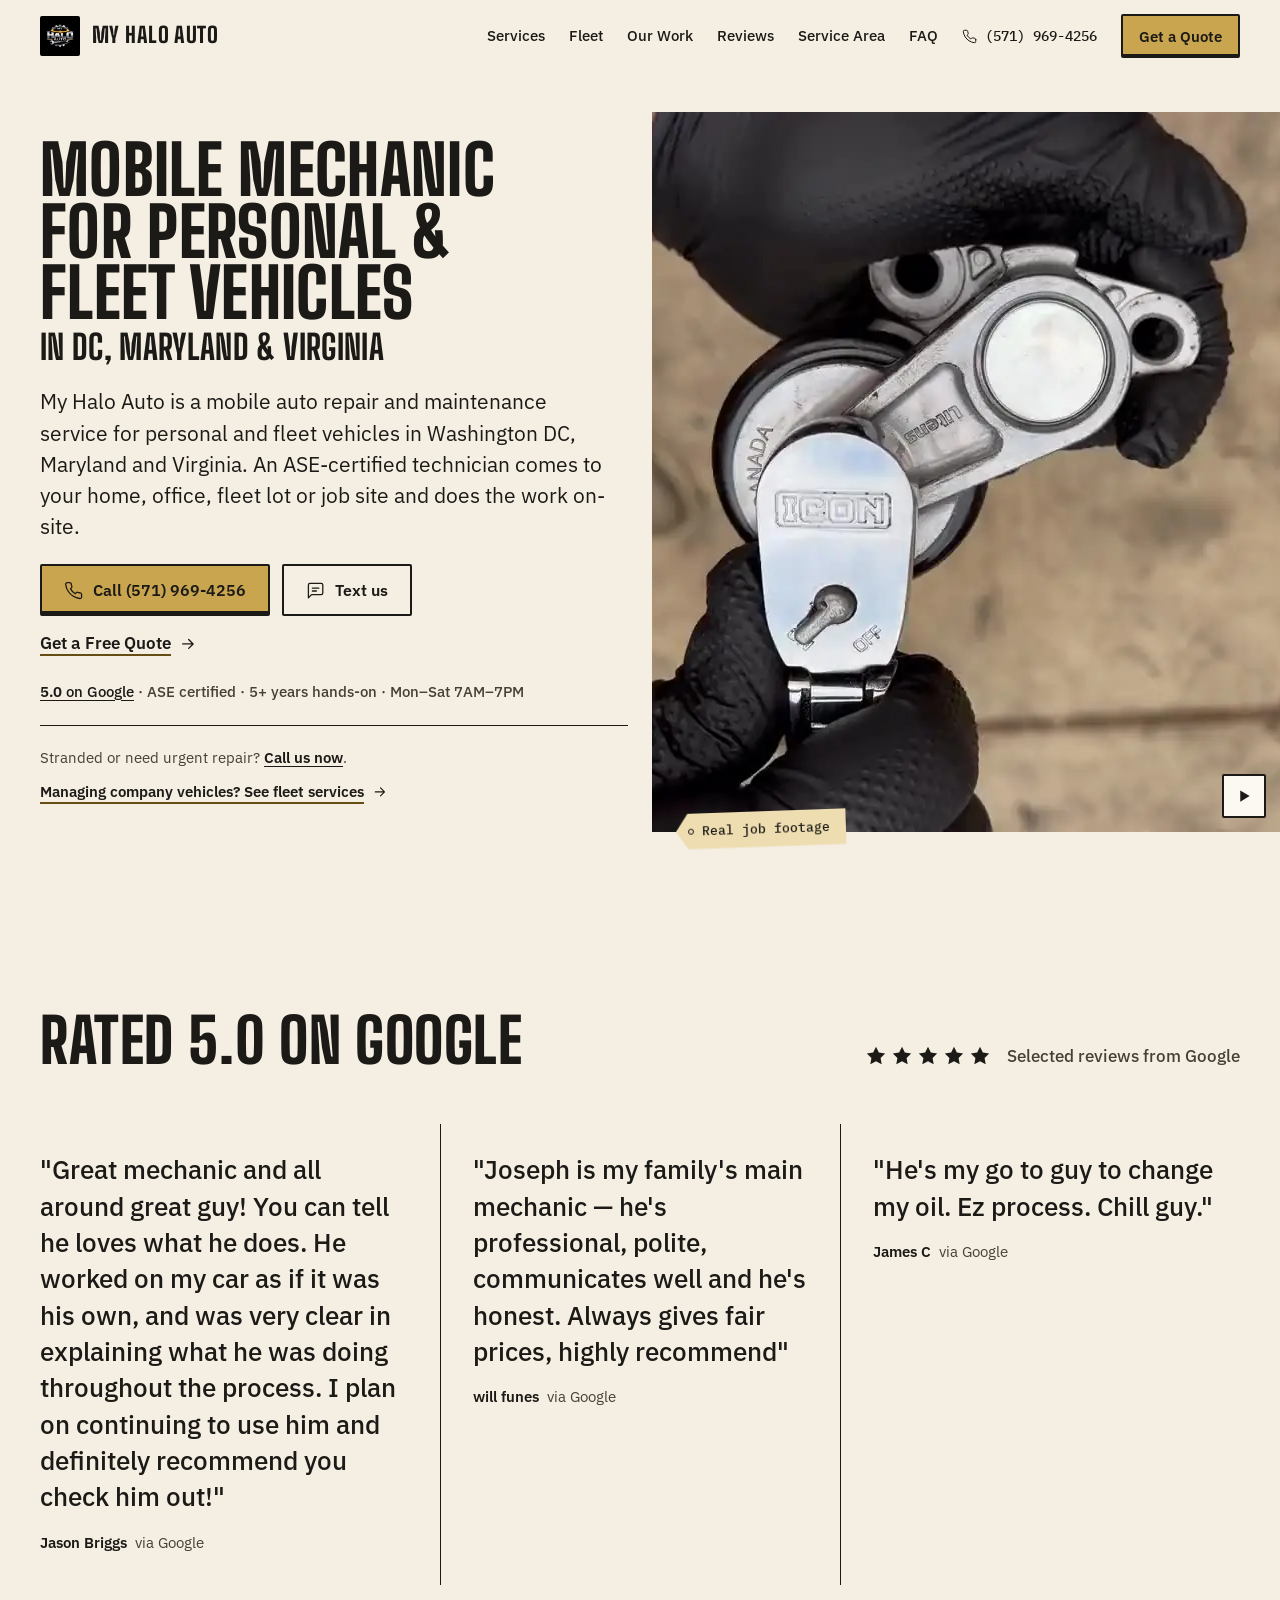
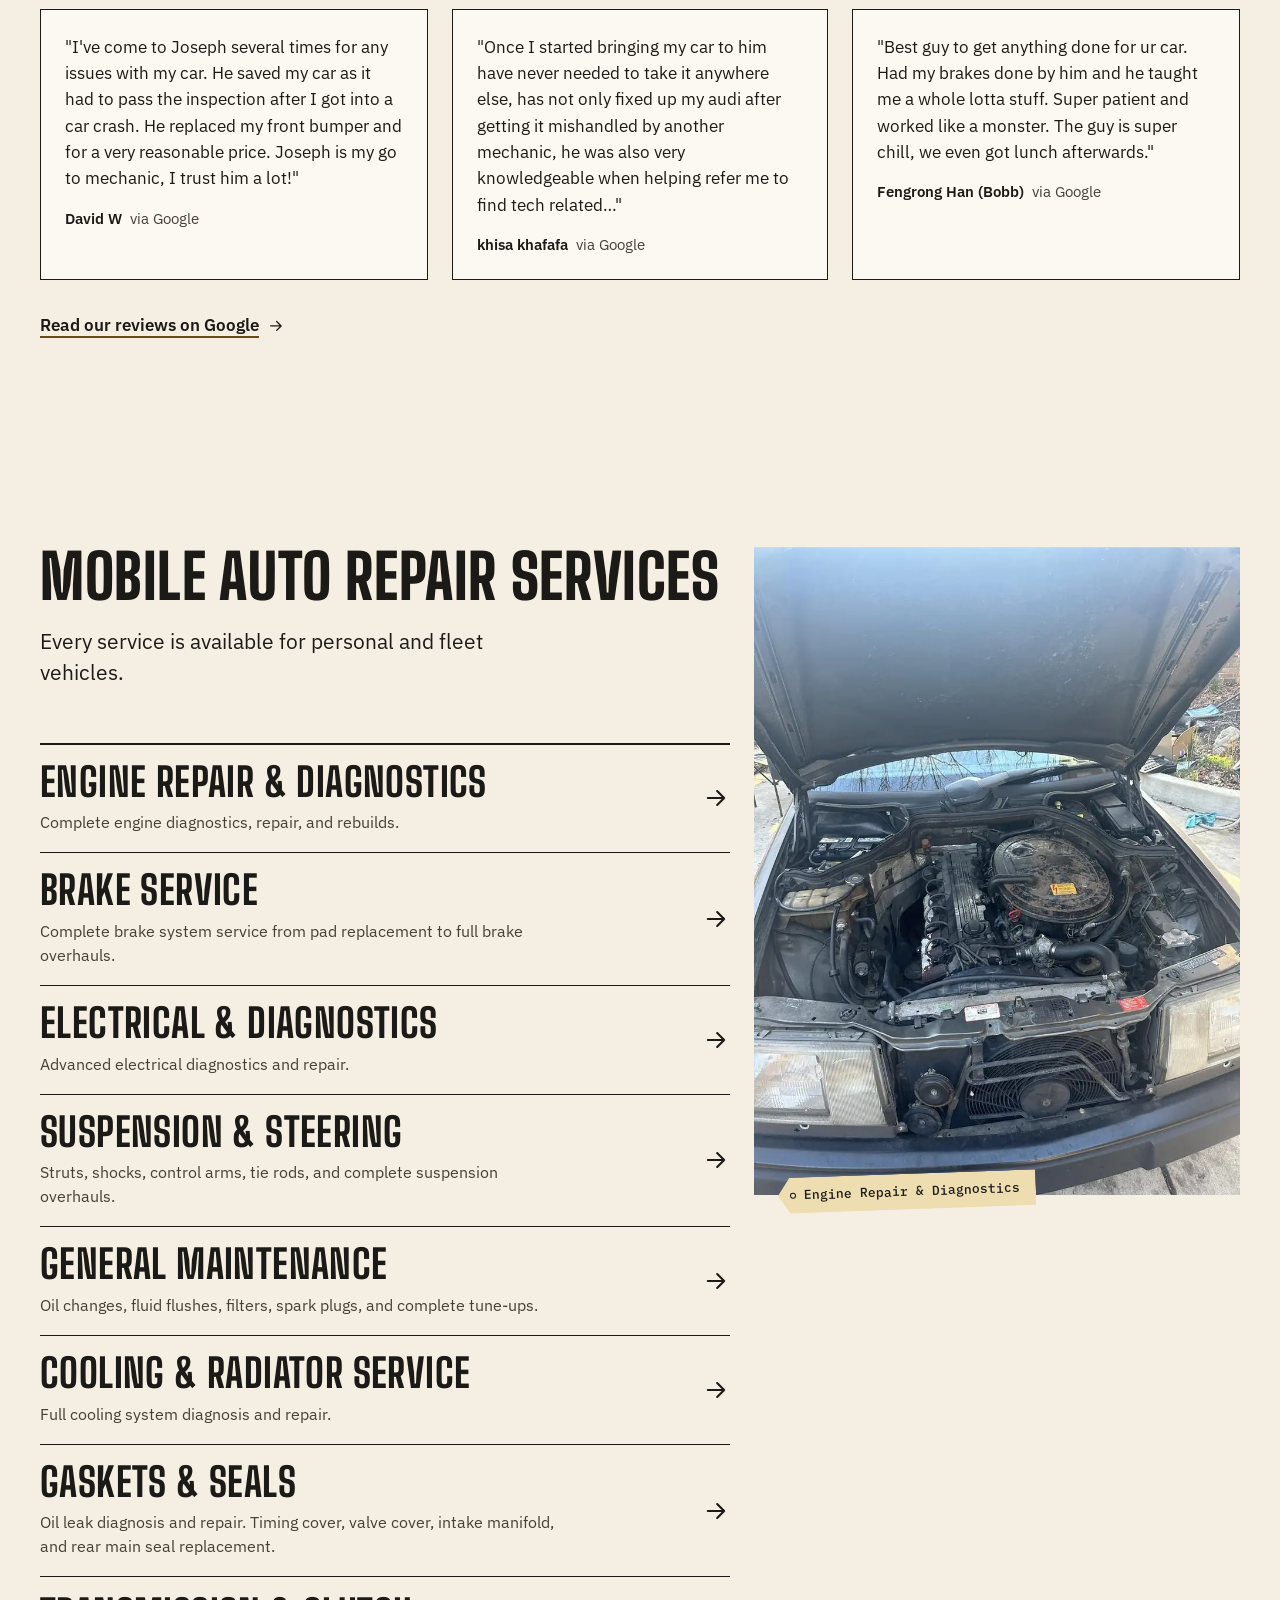
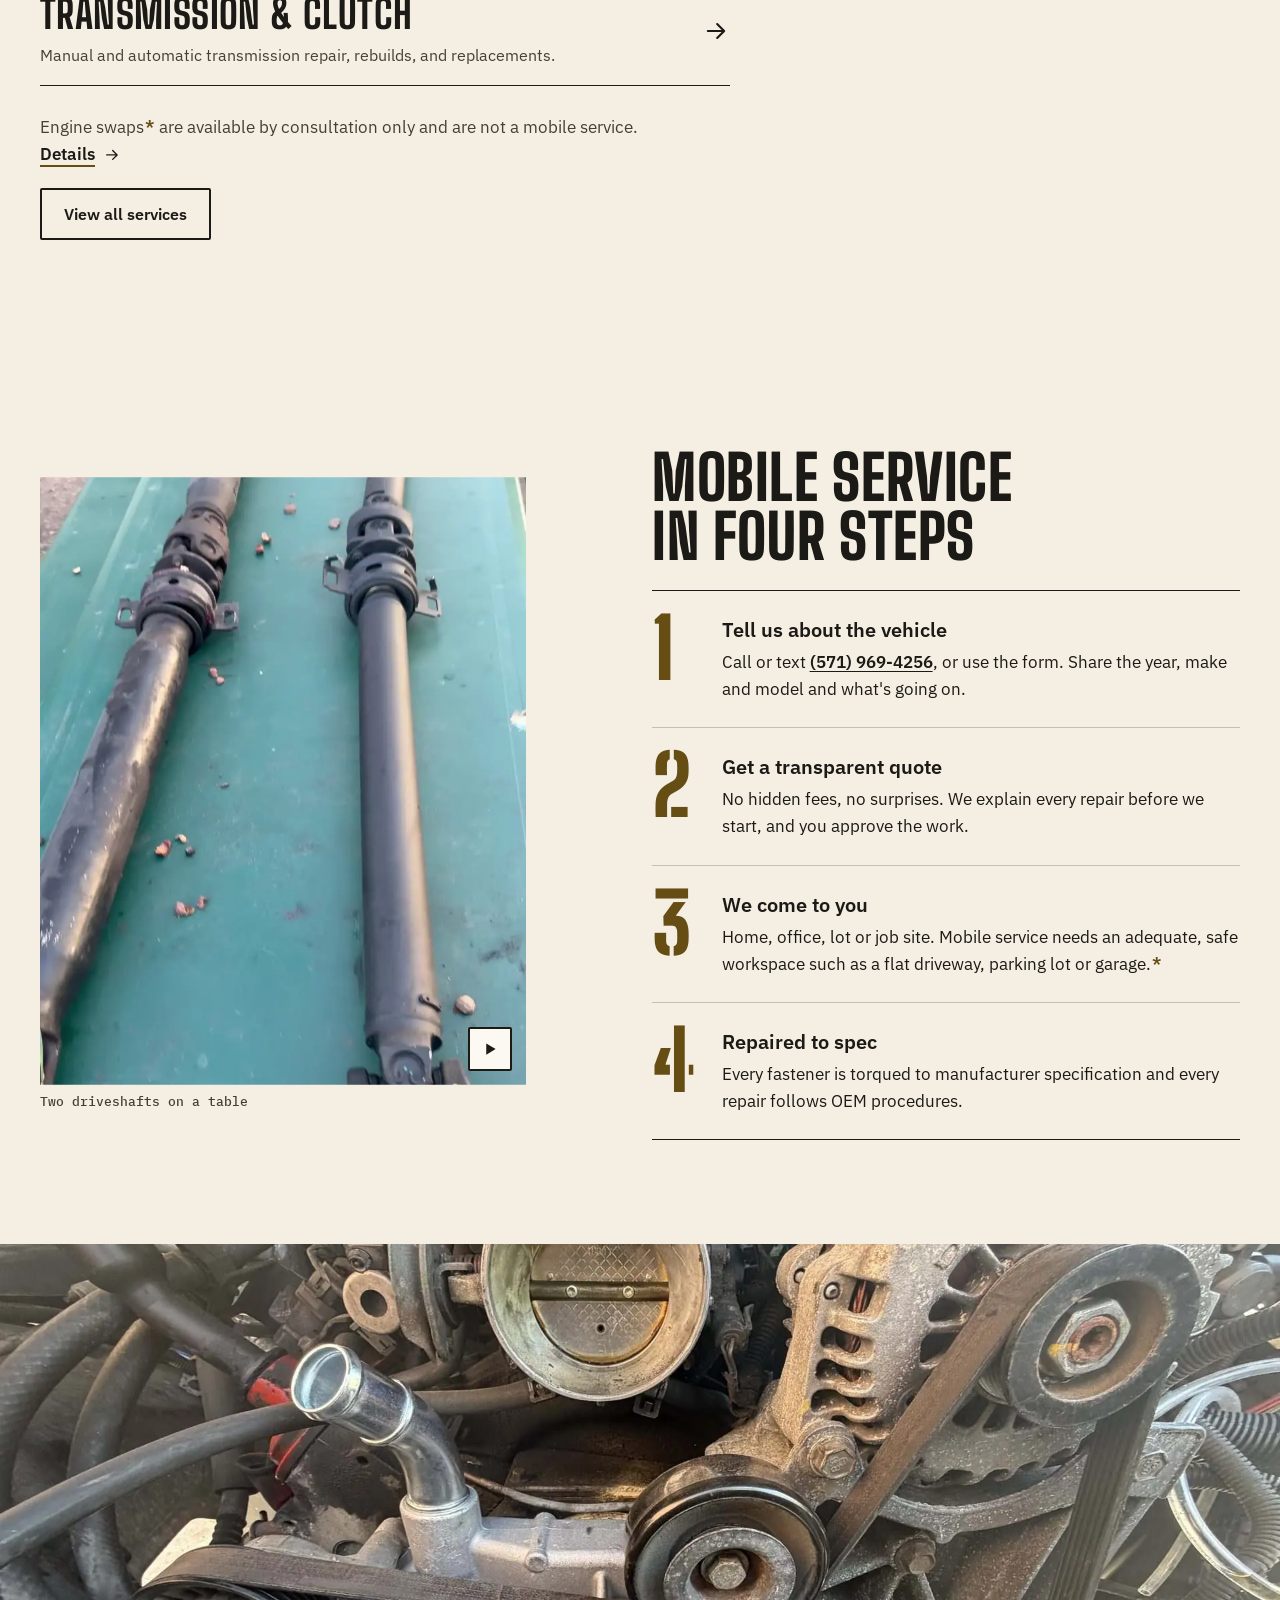
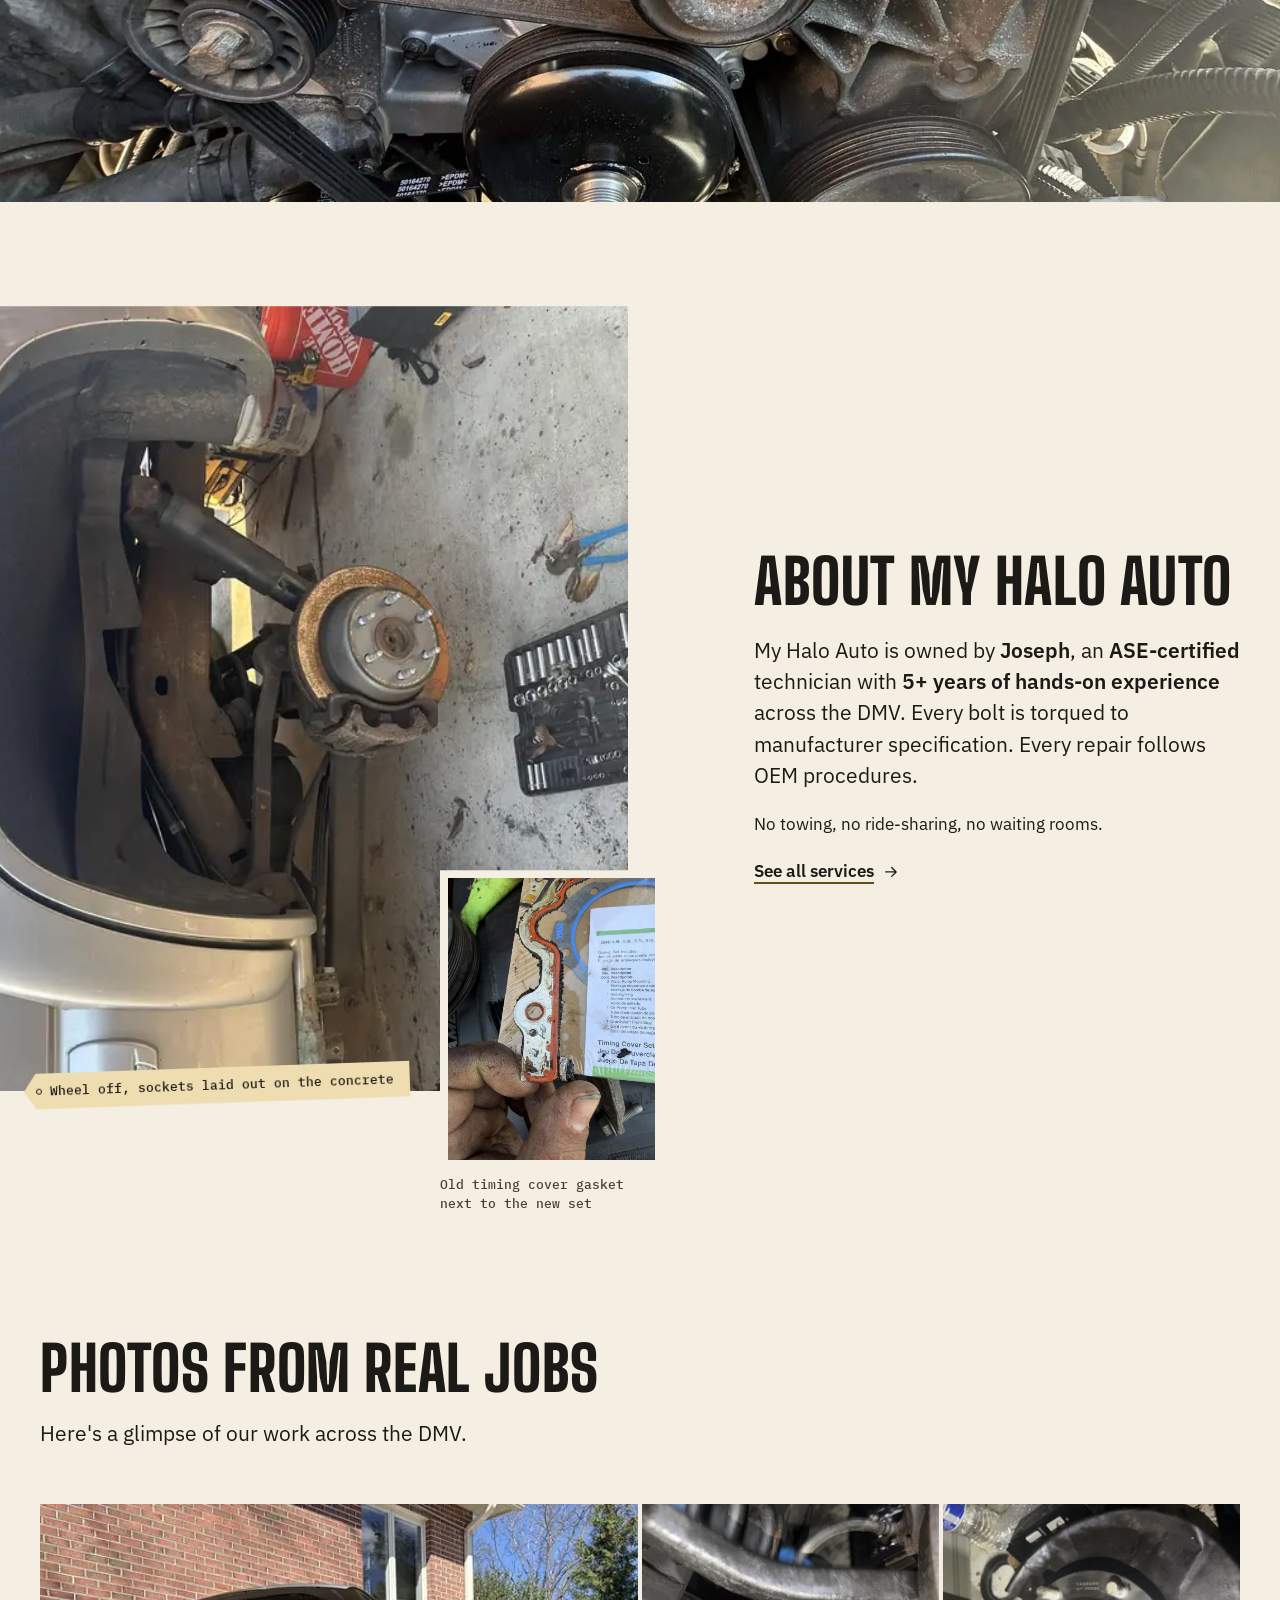
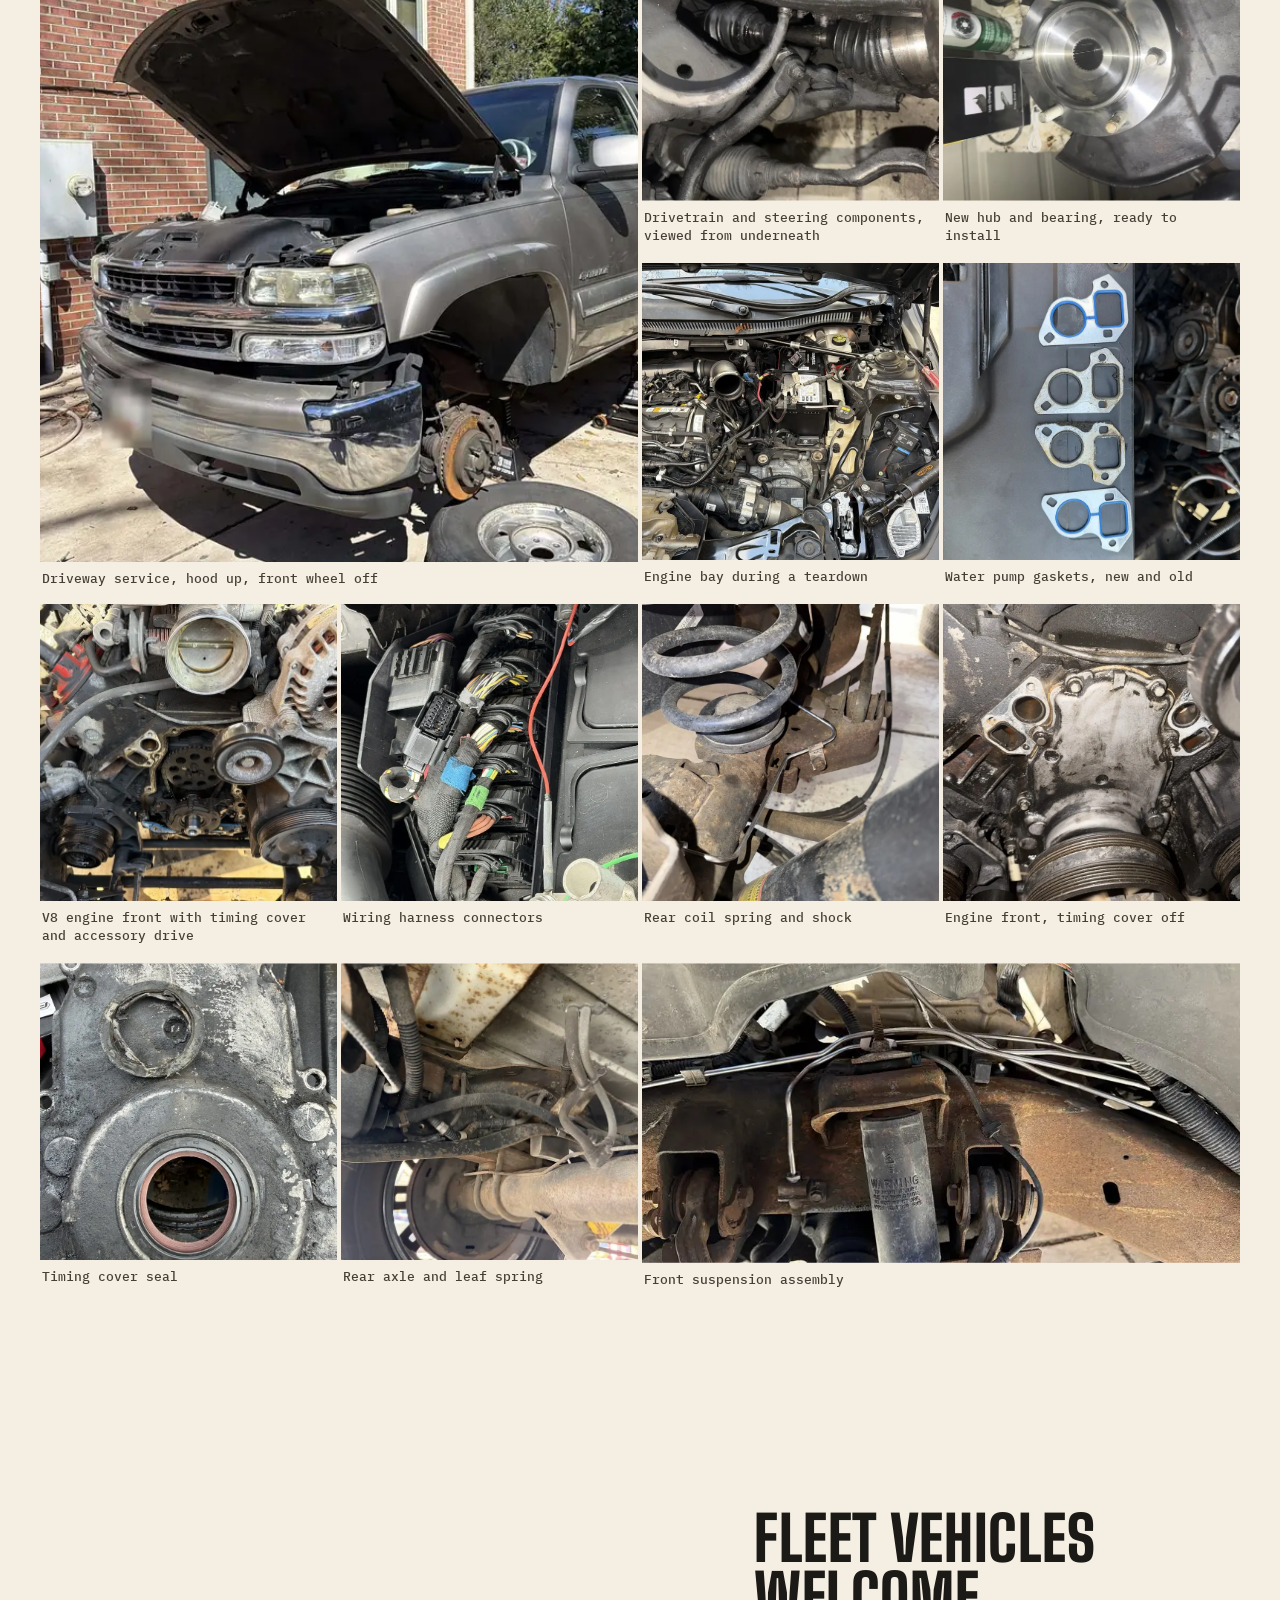
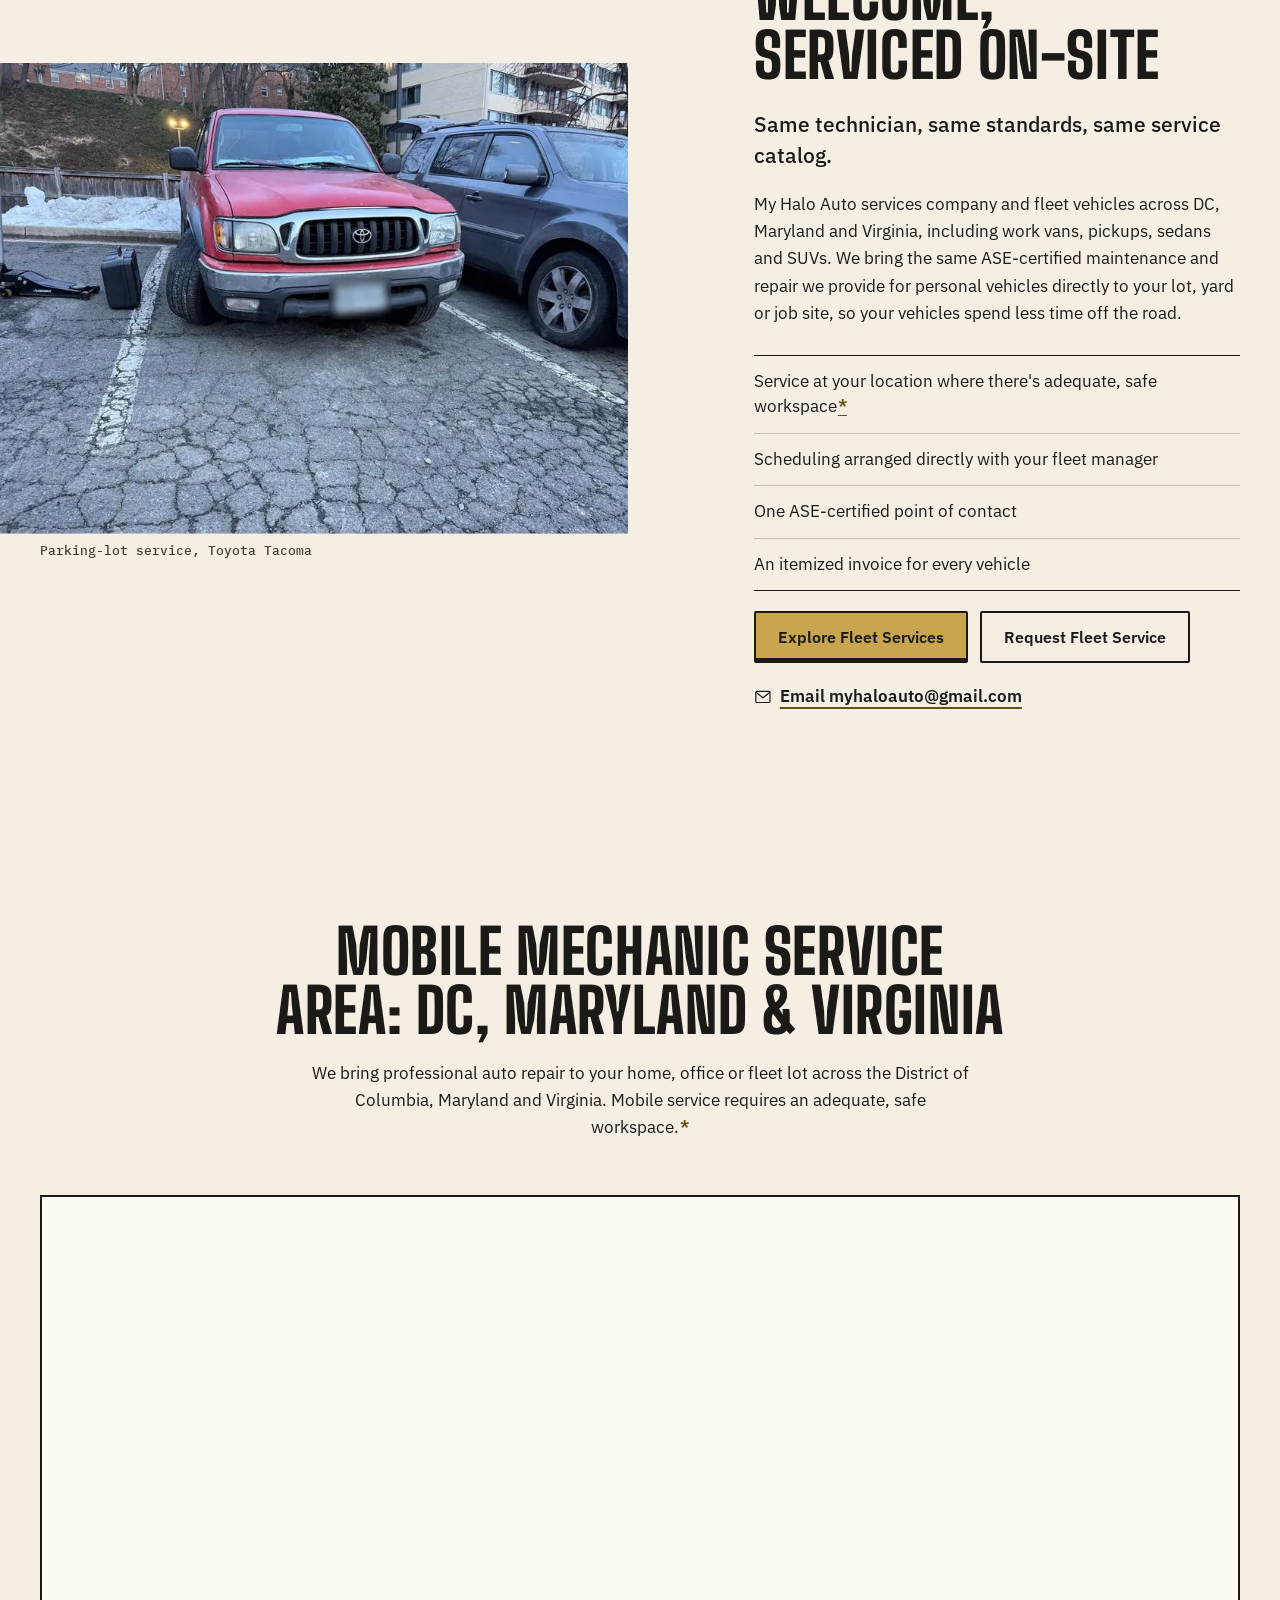
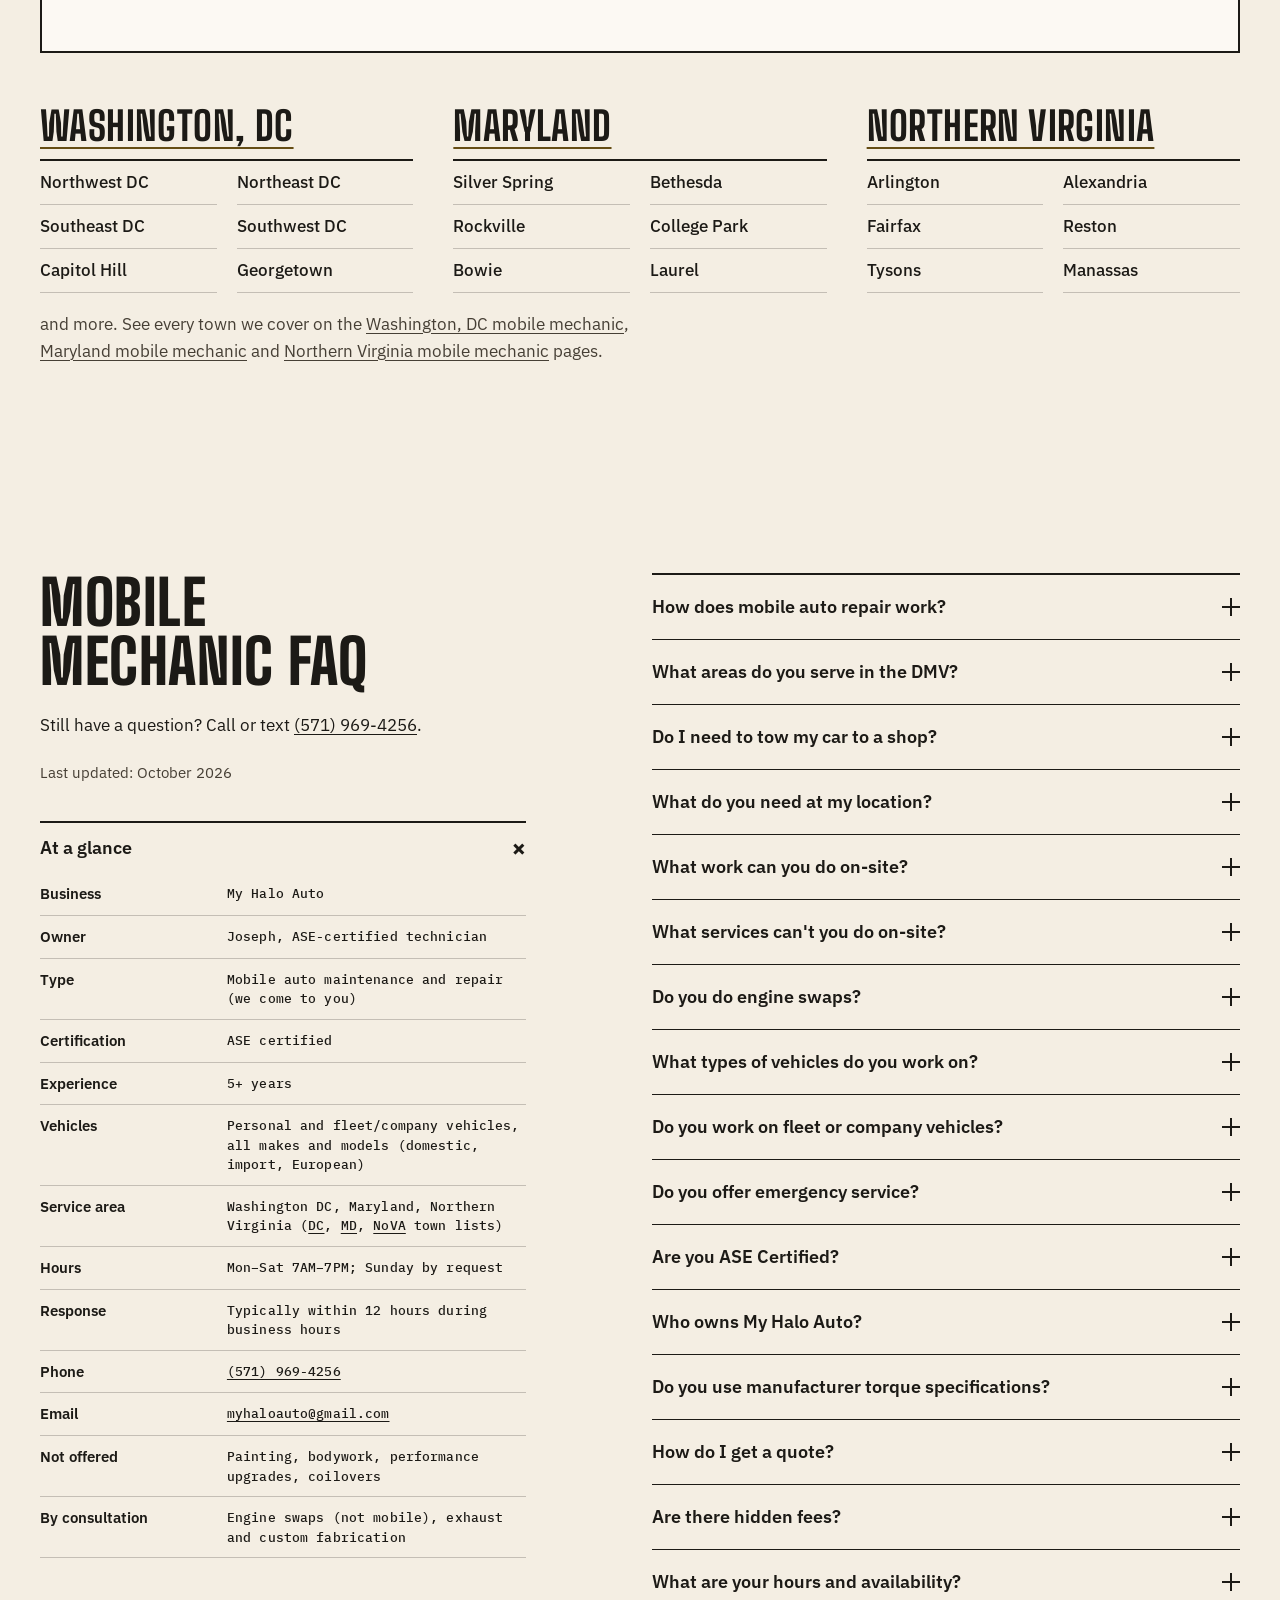
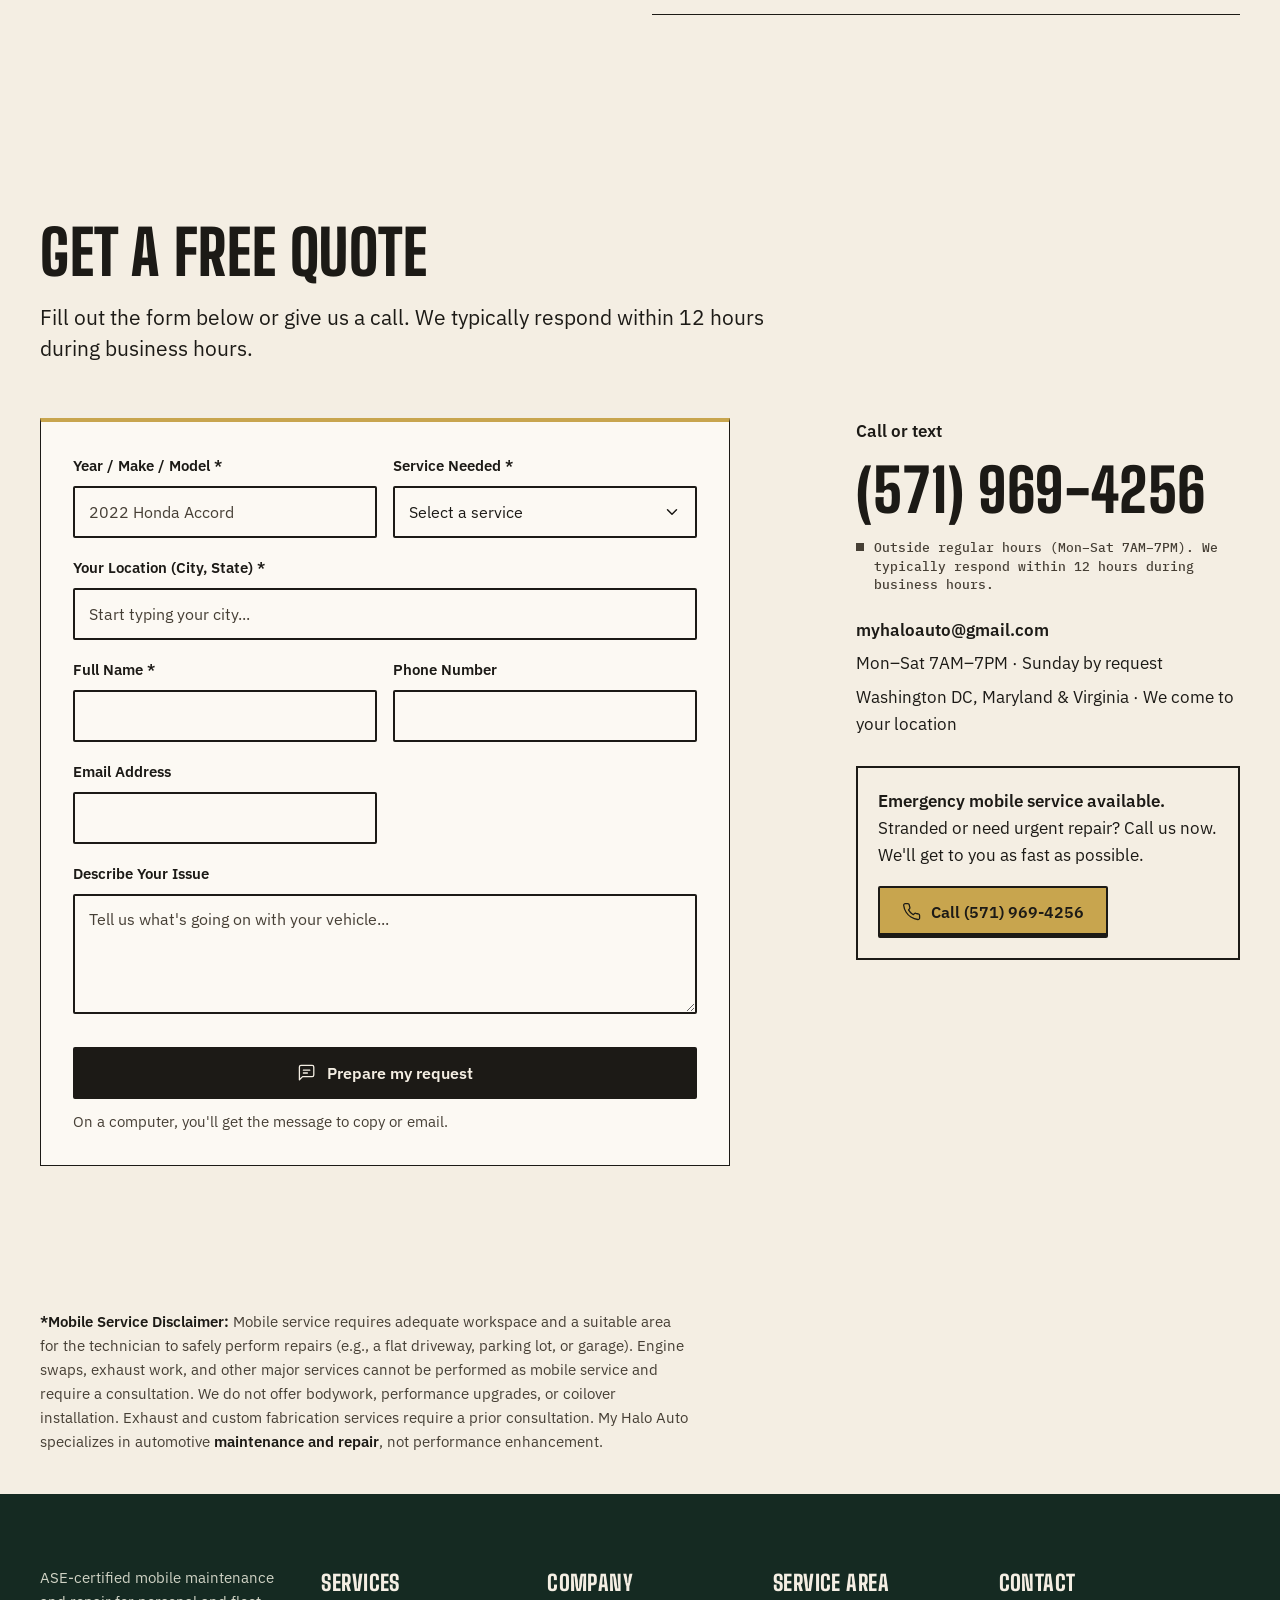
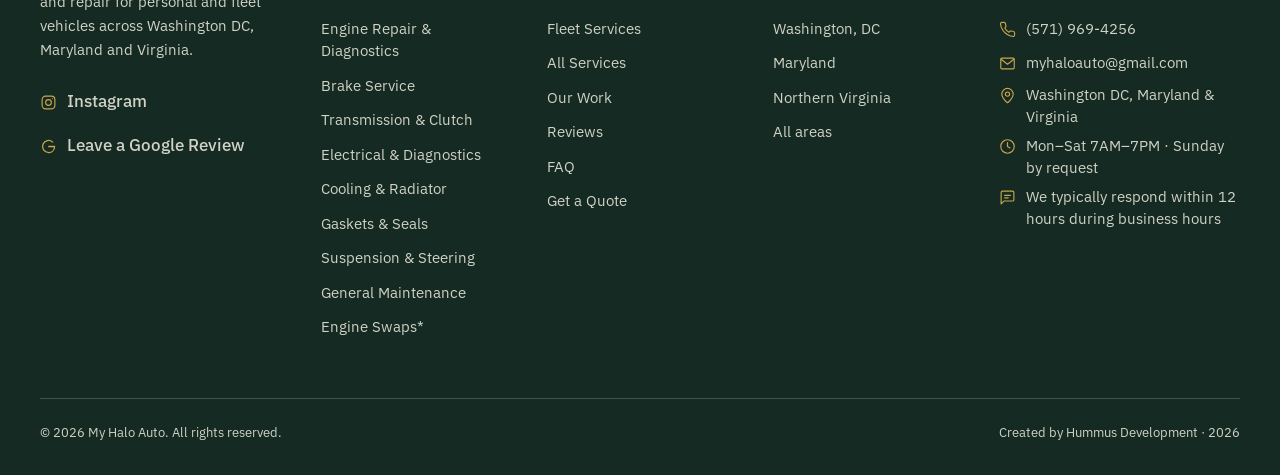
<file: index.html>
<!DOCTYPE html>
<html lang="en-US">
<head>
  <meta charset="UTF-8">
  <meta name="viewport" content="width=device-width, initial-scale=1.0, viewport-fit=cover">
  <title>ASE-Certified Mobile Mechanic in DC, MD &amp; VA | My Halo Auto</title>
  <meta name="description" content="ASE-certified mobile mechanic for DC, Maryland &amp; Virginia. Engine, brakes, suspension &amp; maintenance at your home, office or fleet lot. Call (571) 969-4256.">
  <meta name="author" content="My Halo Auto">
  <meta name="robots" content="index, follow, max-image-preview:large, max-snippet:-1, max-video-preview:-1">
  <link rel="canonical" href="https://myhaloauto.com/">
  <link rel="preload" as="image" type="image/webp" href="/media/hero-loop-poster.webp" fetchpriority="high">
  <meta name="theme-color" content="#F4EEE3">

  <link rel="icon" type="image/x-icon" href="/favicon.ico">
  <link rel="icon" type="image/png" sizes="32x32" href="/favicon-32x32.png">
  <link rel="icon" type="image/png" sizes="16x16" href="/favicon-16x16.png">
  <link rel="apple-touch-icon" sizes="180x180" href="/apple-touch-icon.png">

  <meta property="og:site_name" content="My Halo Auto">
  <meta property="og:title" content="ASE-Certified Mobile Mechanic in DC, MD &amp; VA | My Halo Auto">
  <meta property="og:description" content="ASE-certified mobile mechanic for DC, Maryland &amp; Virginia. Engine, brakes, suspension &amp; maintenance at your home, office or fleet lot. Call (571) 969-4256.">
  <meta property="og:type" content="website">
  <meta property="og:url" content="https://myhaloauto.com/">
  <meta property="og:image" content="https://myhaloauto.com/images/og/home.jpg">
  <meta property="og:image:width" content="1200">
  <meta property="og:image:height" content="630">
  <meta property="og:image:alt" content="Gloved hands holding a belt tensioner and a ratchet">
  <meta property="og:locale" content="en_US">
  <meta name="twitter:card" content="summary_large_image">
  <meta name="twitter:title" content="ASE-Certified Mobile Mechanic in DC, MD &amp; VA | My Halo Auto">
  <meta name="twitter:description" content="ASE-certified mobile mechanic for DC, Maryland &amp; Virginia. Engine, brakes, suspension &amp; maintenance at your home, office or fleet lot. Call (571) 969-4256.">
  <meta name="twitter:image" content="https://myhaloauto.com/images/og/home.jpg">
  <meta name="twitter:image:alt" content="Gloved hands holding a belt tensioner and a ratchet">

  <link rel="preconnect" href="https://fonts.googleapis.com">
  <link rel="preconnect" href="https://fonts.gstatic.com" crossorigin>
  <link rel="preload" as="style" href="https://fonts.googleapis.com/css2?family=Big+Shoulders:opsz,wght@10..72,700..800&family=IBM+Plex+Mono:wght@500&family=IBM+Plex+Sans:ital,wght@0,400;0,500;0,600;1,400&display=swap">
  <link href="https://fonts.googleapis.com/css2?family=Big+Shoulders:opsz,wght@10..72,700..800&family=IBM+Plex+Mono:wght@500&family=IBM+Plex+Sans:ital,wght@0,400;0,500;0,600;1,400&display=swap" rel="stylesheet" media="print" onload="this.media='all'">
  <noscript><link href="https://fonts.googleapis.com/css2?family=Big+Shoulders:opsz,wght@10..72,700..800&family=IBM+Plex+Mono:wght@500&family=IBM+Plex+Sans:ital,wght@0,400;0,500;0,600;1,400&display=swap" rel="stylesheet"></noscript>
  <link href="https://fonts.googleapis.com/css2?family=Big+Shoulders+Stencil:opsz,wght@10..72,800&text=0123456789&display=swap" rel="stylesheet" media="print" onload="this.media='all'">

  <link rel="stylesheet" href="/css/styles.css?v=12">
  <script>document.documentElement.classList.add('js');</script>
  <!-- Structured data (schema.org) -->
  <script type="application/ld+json">
{
  "@context": "https://schema.org",
  "@graph": [
    {
      "@type": "AutoRepair",
      "@id": "https://myhaloauto.com/#business",
      "name": "My Halo Auto",
      "url": "https://myhaloauto.com/",
      "telephone": "+1-571-969-4256",
      "email": "myhaloauto@gmail.com",
      "logo": {
        "@id": "https://myhaloauto.com/#logo"
      },
      "image": [
        "https://myhaloauto.com/images/suv-driveway-service-hood-open-wide.jpeg",
        "https://myhaloauto.com/images/tacoma-parking-lot-service.jpeg"
      ],
      "description": "ASE-certified mobile auto maintenance and repair for personal and fleet vehicles in Washington DC, Maryland and Northern Virginia. Service is performed at the customer's location where there is adequate, safe workspace.",
      "address": {
        "@type": "PostalAddress",
        "addressCountry": "US"
      },
      "areaServed": [
        {
          "@type": "AdministrativeArea",
          "@id": "https://myhaloauto.com/#area-dc",
          "name": "Washington, DC",
          "sameAs": [
            "https://www.wikidata.org/wiki/Q61",
            "https://en.wikipedia.org/wiki/Washington,_D.C."
          ]
        },
        {
          "@type": "State",
          "@id": "https://myhaloauto.com/#area-md",
          "name": "Maryland",
          "sameAs": [
            "https://www.wikidata.org/wiki/Q1391",
            "https://en.wikipedia.org/wiki/Maryland"
          ]
        },
        {
          "@type": "State",
          "@id": "https://myhaloauto.com/#area-va",
          "name": "Virginia",
          "sameAs": [
            "https://www.wikidata.org/wiki/Q1370",
            "https://en.wikipedia.org/wiki/Virginia"
          ]
        },
        {
          "@type": "Place",
          "name": "Northwest DC",
          "containedInPlace": {
            "@id": "https://myhaloauto.com/#area-dc"
          }
        },
        {
          "@type": "Place",
          "name": "Northeast DC",
          "containedInPlace": {
            "@id": "https://myhaloauto.com/#area-dc"
          }
        },
        {
          "@type": "Place",
          "name": "Southeast DC",
          "containedInPlace": {
            "@id": "https://myhaloauto.com/#area-dc"
          }
        },
        {
          "@type": "Place",
          "name": "Southwest DC",
          "containedInPlace": {
            "@id": "https://myhaloauto.com/#area-dc"
          }
        },
        {
          "@type": "Place",
          "name": "Capitol Hill",
          "containedInPlace": {
            "@id": "https://myhaloauto.com/#area-dc"
          }
        },
        {
          "@type": "Place",
          "name": "Georgetown",
          "containedInPlace": {
            "@id": "https://myhaloauto.com/#area-dc"
          }
        },
        {
          "@type": "City",
          "name": "Silver Spring",
          "containedInPlace": {
            "@id": "https://myhaloauto.com/#area-md"
          }
        },
        {
          "@type": "City",
          "name": "Bethesda",
          "containedInPlace": {
            "@id": "https://myhaloauto.com/#area-md"
          }
        },
        {
          "@type": "City",
          "name": "Rockville",
          "containedInPlace": {
            "@id": "https://myhaloauto.com/#area-md"
          }
        },
        {
          "@type": "City",
          "name": "College Park",
          "containedInPlace": {
            "@id": "https://myhaloauto.com/#area-md"
          }
        },
        {
          "@type": "City",
          "name": "Bowie",
          "containedInPlace": {
            "@id": "https://myhaloauto.com/#area-md"
          }
        },
        {
          "@type": "City",
          "name": "Laurel",
          "containedInPlace": {
            "@id": "https://myhaloauto.com/#area-md"
          }
        },
        {
          "@type": "City",
          "name": "Arlington",
          "containedInPlace": {
            "@id": "https://myhaloauto.com/#area-va"
          }
        },
        {
          "@type": "City",
          "name": "Alexandria",
          "containedInPlace": {
            "@id": "https://myhaloauto.com/#area-va"
          }
        },
        {
          "@type": "City",
          "name": "Fairfax",
          "containedInPlace": {
            "@id": "https://myhaloauto.com/#area-va"
          }
        },
        {
          "@type": "City",
          "name": "Reston",
          "containedInPlace": {
            "@id": "https://myhaloauto.com/#area-va"
          }
        },
        {
          "@type": "City",
          "name": "Tysons",
          "containedInPlace": {
            "@id": "https://myhaloauto.com/#area-va"
          }
        },
        {
          "@type": "City",
          "name": "Manassas",
          "containedInPlace": {
            "@id": "https://myhaloauto.com/#area-va"
          }
        }
      ],
      "hasMap": "https://www.google.com/maps?cid=9481235155550204168",
      "openingHoursSpecification": [
        {
          "@type": "OpeningHoursSpecification",
          "dayOfWeek": [
            "Monday",
            "Tuesday",
            "Wednesday",
            "Thursday",
            "Friday",
            "Saturday"
          ],
          "opens": "07:00",
          "closes": "19:00"
        }
      ],
      "contactPoint": {
        "@type": "ContactPoint",
        "contactType": "customer service",
        "telephone": "+1-571-969-4256",
        "email": "myhaloauto@gmail.com",
        "areaServed": [
          "US-DC",
          "US-MD",
          "US-VA"
        ],
        "hoursAvailable": {
          "@type": "OpeningHoursSpecification",
          "dayOfWeek": [
            "Monday",
            "Tuesday",
            "Wednesday",
            "Thursday",
            "Friday",
            "Saturday"
          ],
          "opens": "07:00",
          "closes": "19:00"
        }
      },
      "hasCredential": {
        "@type": "EducationalOccupationalCredential",
        "name": "ASE Certification",
        "credentialCategory": "certification",
        "recognizedBy": {
          "@type": "Organization",
          "name": "National Institute for Automotive Service Excellence (ASE)"
        }
      },
      "knowsAbout": [
        "Engine Repair & Diagnostics",
        "Brake Service",
        "Transmission & Clutch",
        "Electrical & Diagnostics",
        "Cooling & Radiator Service",
        "Gaskets & Seals",
        "Suspension & Steering",
        "General Maintenance",
        "Engine swaps",
        "Fleet vehicle maintenance"
      ],
      "sameAs": [
        "https://www.instagram.com/myhalo.auto/",
        "https://www.google.com/maps?cid=9481235155550204168"
      ],
      "hasOfferCatalog": {
        "@id": "https://myhaloauto.com/services/#catalog"
      },
      "employee": {
        "@id": "https://myhaloauto.com/#joseph"
      }
    },
    {
      "@type": "ImageObject",
      "@id": "https://myhaloauto.com/#logo",
      "url": "https://myhaloauto.com/images/logo-mark.png",
      "contentUrl": "https://myhaloauto.com/images/logo-mark.png",
      "width": 128,
      "height": 128,
      "caption": "My Halo Auto"
    },
    {
      "@type": "WebSite",
      "@id": "https://myhaloauto.com/#website",
      "url": "https://myhaloauto.com/",
      "name": "My Halo Auto",
      "publisher": {
        "@id": "https://myhaloauto.com/#business"
      },
      "inLanguage": "en-US"
    },
    {
      "@type": "Person",
      "@id": "https://myhaloauto.com/#joseph",
      "name": "Joseph",
      "jobTitle": "Owner and ASE-certified technician",
      "worksFor": {
        "@id": "https://myhaloauto.com/#business"
      },
      "hasCredential": {
        "@type": "EducationalOccupationalCredential",
        "name": "ASE Certification",
        "credentialCategory": "certification"
      }
    },
    {
      "@type": "WebPage",
      "@id": "https://myhaloauto.com/#webpage",
      "url": "https://myhaloauto.com/",
      "name": "ASE-Certified Mobile Mechanic in DC, MD & VA | My Halo Auto",
      "description": "ASE-certified mobile mechanic for DC, Maryland & Virginia. Engine, brakes, suspension & maintenance at your home, office or fleet lot. Call (571) 969-4256.",
      "isPartOf": {
        "@id": "https://myhaloauto.com/#website"
      },
      "about": {
        "@id": "https://myhaloauto.com/#business"
      },
      "inLanguage": "en-US",
      "primaryImageOfPage": {
        "@type": "ImageObject",
        "url": "https://myhaloauto.com/images/suv-driveway-service-hood-open-wide.jpeg",
        "width": 1920,
        "height": 1440
      },
      "dateModified": "2026-10-01",
      "hasPart": {
        "@id": "https://myhaloauto.com/#faq"
      }
    },
    {
      "@type": "OfferCatalog",
      "@id": "https://myhaloauto.com/services/#catalog",
      "name": "Mobile auto repair services",
      "url": "https://myhaloauto.com/services/",
      "itemListElement": [
        {
          "@type": "Offer",
          "itemOffered": {
            "@type": "Service",
            "@id": "https://myhaloauto.com/services/engine-repair/#service",
            "name": "Mobile Engine Repair & Diagnostics",
            "url": "https://myhaloauto.com/services/engine-repair/"
          }
        },
        {
          "@type": "Offer",
          "itemOffered": {
            "@type": "Service",
            "@id": "https://myhaloauto.com/services/brake-repair/#service",
            "name": "Mobile Brake Repair",
            "url": "https://myhaloauto.com/services/brake-repair/"
          }
        },
        {
          "@type": "Offer",
          "itemOffered": {
            "@type": "Service",
            "@id": "https://myhaloauto.com/services/electrical-diagnostics/#service",
            "name": "Mobile Electrical & Check Engine Light Diagnostics",
            "url": "https://myhaloauto.com/services/electrical-diagnostics/"
          }
        },
        {
          "@type": "Offer",
          "itemOffered": {
            "@type": "Service",
            "@id": "https://myhaloauto.com/services/suspension-steering/#service",
            "name": "Mobile Suspension & Steering Repair",
            "url": "https://myhaloauto.com/services/suspension-steering/"
          }
        },
        {
          "@type": "Offer",
          "itemOffered": {
            "@type": "Service",
            "@id": "https://myhaloauto.com/services/maintenance/#service",
            "name": "Mobile Oil Changes & General Maintenance",
            "url": "https://myhaloauto.com/services/maintenance/"
          }
        },
        {
          "@type": "Offer",
          "itemOffered": {
            "@type": "Service",
            "@id": "https://myhaloauto.com/services/cooling-system/#service",
            "name": "Mobile Radiator & Cooling System Repair",
            "url": "https://myhaloauto.com/services/cooling-system/"
          }
        },
        {
          "@type": "Offer",
          "itemOffered": {
            "@type": "Service",
            "@id": "https://myhaloauto.com/services/gaskets-seals/#service",
            "name": "Mobile Oil Leak, Gasket & Seal Repair",
            "url": "https://myhaloauto.com/services/gaskets-seals/"
          }
        },
        {
          "@type": "Offer",
          "itemOffered": {
            "@type": "Service",
            "@id": "https://myhaloauto.com/services/transmission-clutch/#service",
            "name": "Mobile Transmission & Clutch Service",
            "url": "https://myhaloauto.com/services/transmission-clutch/"
          }
        },
        {
          "@type": "Offer",
          "itemOffered": {
            "@type": "Service",
            "name": "Engine swaps (by consultation; not a mobile service)",
            "url": "https://myhaloauto.com/services/#engine-swaps",
            "@id": "https://myhaloauto.com/services/#engine-swaps-service"
          }
        }
      ]
    },
    {
      "@type": "FAQPage",
      "@id": "https://myhaloauto.com/#faq",
      "url": "https://myhaloauto.com/",
      "isPartOf": {
        "@id": "https://myhaloauto.com/#webpage"
      },
      "mainEntity": [
        {
          "@type": "Question",
          "name": "How does mobile auto repair work?",
          "acceptedAnswer": {
            "@type": "Answer",
            "text": "You call or text (571) 969-4256, or use the form, and share the vehicle's year, make and model and what's going on. You get a transparent quote with no hidden fees, and we explain every repair before we start so you can approve the work. The technician then comes to your home, office, lot or job site and does the work on-site, with every fastener torqued to manufacturer specification and every repair following OEM procedures."
          }
        },
        {
          "@type": "Question",
          "name": "What areas do you serve in the DMV?",
          "acceptedAnswer": {
            "@type": "Answer",
            "text": "We serve Washington DC (all four quadrants, including Capitol Hill and Georgetown), Maryland (including Silver Spring, Bethesda, Rockville, College Park, Bowie and Laurel) and Northern Virginia (including Arlington, Alexandria, Fairfax, Reston, Tysons and Manassas). See the full town lists for Washington, DC, Maryland and Northern Virginia."
          }
        },
        {
          "@type": "Question",
          "name": "Do I need to tow my car to a shop?",
          "acceptedAnswer": {
            "@type": "Answer",
            "text": "Usually not. The technician comes to the vehicle at your home, office, lot or job site, so there's no towing, no ride-sharing and no waiting room. Mobile service needs an adequate, safe workspace, such as a flat driveway, parking lot or garage. Engine swaps and other major jobs cannot be done as mobile service; contact us to discuss them."
          }
        },
        {
          "@type": "Question",
          "name": "What do you need at my location?",
          "acceptedAnswer": {
            "@type": "Answer",
            "text": "A flat, level area around the vehicle and room to work safely around it, such as a flat driveway, parking lot or garage."
          }
        },
        {
          "@type": "Question",
          "name": "What work can you do on-site?",
          "acceptedAnswer": {
            "@type": "Answer",
            "text": "We handle most maintenance and repair work on-site including engine diagnostics, brake service, suspension, steering, transmission and clutch work, fluid services, and general maintenance. Major jobs like engine swaps require adequate workspace and are performed at a suitable location — not mobile. Contact us for details."
          }
        },
        {
          "@type": "Question",
          "name": "What services can't you do on-site?",
          "acceptedAnswer": {
            "@type": "Answer",
            "text": "Engine swaps and other major jobs require adequate workspace and cannot be done as mobile service. Exhaust and custom fabrication require a consultation first. We do not offer bodywork or performance upgrades. Mobile service also requires sufficient space and a suitable work area at your location."
          }
        },
        {
          "@type": "Question",
          "name": "Do you do engine swaps?",
          "acceptedAnswer": {
            "@type": "Answer",
            "text": "Yes, we do engine swaps — but not as a mobile service. Engine swaps require adequate workspace, proper equipment, and a suitable location. Contact us to discuss your project and we'll work out the best arrangement."
          }
        },
        {
          "@type": "Question",
          "name": "What types of vehicles do you work on?",
          "acceptedAnswer": {
            "@type": "Answer",
            "text": "We work on all makes and models — domestic, import, and European. From daily drivers like Honda Accords and Toyota Camrys to trucks like Chevy Tahoes and Ford F-150s, to European vehicles like Mercedes-Benz and BMW, for personal and fleet vehicles alike. Jobs that need a full workspace are handled by consultation."
          }
        },
        {
          "@type": "Question",
          "name": "Do you work on fleet or company vehicles?",
          "acceptedAnswer": {
            "@type": "Answer",
            "text": "Yes. My Halo Auto services company and fleet vehicles, including work vans, pickups, sedans and SUVs, as well as personal vehicles. Service is performed on-site at your lot, yard or job site where there's adequate, safe workspace, and scheduling is arranged with your fleet manager. See our fleet services page."
          }
        },
        {
          "@type": "Question",
          "name": "Do you offer emergency service?",
          "acceptedAnswer": {
            "@type": "Answer",
            "text": "Yes. Emergency mobile service is available. If you're stranded or need an urgent repair, call (571) 969-4256 and we'll get to you as fast as possible."
          }
        },
        {
          "@type": "Question",
          "name": "Are you ASE Certified?",
          "acceptedAnswer": {
            "@type": "Answer",
            "text": "Yes. Joseph, the owner of My Halo Auto, is ASE (Automotive Service Excellence) certified and has 5+ years of hands-on experience."
          }
        },
        {
          "@type": "Question",
          "name": "Who owns My Halo Auto?",
          "acceptedAnswer": {
            "@type": "Answer",
            "text": "My Halo Auto is owned by Joseph, an ASE-certified technician with 5+ years of hands-on experience."
          }
        },
        {
          "@type": "Question",
          "name": "Do you use manufacturer torque specifications?",
          "acceptedAnswer": {
            "@type": "Answer",
            "text": "Absolutely. Every single fastener is torqued to the exact manufacturer specification using calibrated torque wrenches. We follow OEM repair procedures on every job — no shortcuts, no guesswork. This is non-negotiable for us."
          }
        },
        {
          "@type": "Question",
          "name": "How do I get a quote?",
          "acceptedAnswer": {
            "@type": "Answer",
            "text": "Call or text us at (571) 969-4256 or fill out the contact form on our website. Tell us your vehicle's year, make, and model, along with a description of the issue. We'll provide a transparent quote — no hidden fees, no surprises."
          }
        },
        {
          "@type": "Question",
          "name": "Are there hidden fees?",
          "acceptedAnswer": {
            "@type": "Answer",
            "text": "No. You get a transparent quote with no hidden fees and no surprises. We explain every repair before we start, and you approve the work."
          }
        },
        {
          "@type": "Question",
          "name": "What are your hours and availability?",
          "acceptedAnswer": {
            "@type": "Answer",
            "text": "We're available Monday through Saturday, 7AM to 7PM. Sunday appointments are available by request. We typically respond to inquiries within 12 hours during business hours."
          }
        }
      ]
    }
  ]
}
  </script>
</head>
<body class="home">
  <a class="skip-link" href="#main">Skip to content</a>
  <nav id="navbar" class="navbar" aria-label="Main">
    <div class="nav-container">
      <a href="/" class="nav-logo" aria-label="My Halo Auto, home">
        <img src="/images/logo-mark.png" alt="" class="nav-logo-img" width="40" height="40">
        <span class="logo-text">My Halo Auto</span>
      </a>
      <ul class="nav-menu" id="navMenu">
        <li><a href="/services/" class="nav-link">Services</a></li>
        <li><a href="/fleet-services/" class="nav-link">Fleet</a></li>
        <li><a href="/#gallery" class="nav-link">Our Work</a></li>
        <li><a href="/#reviews" class="nav-link">Reviews</a></li>
        <li><a href="/#service-area" class="nav-link">Service Area</a></li>
        <li><a href="/#faq" class="nav-link">FAQ</a></li>
        <li class="nav-phone-item"><a href="tel:+15719694256" class="nav-phone"><svg class="ico" aria-hidden="true" focusable="false"><use href="/images/icons.svg#i-phone"></use></svg> (571) 969-4256</a></li>
        <li class="nav-cta-item"><a href="/#contact" class="nav-link cta-link">Get a Quote</a></li>
      </ul>
      <a href="tel:+15719694256" class="btn btn--call nav-call" aria-label="Call (571) 969-4256"><svg class="ico" aria-hidden="true" focusable="false"><use href="/images/icons.svg#i-phone"></use></svg><span>Call</span></a>
      <button class="hamburger" id="hamburger" type="button" aria-label="Open menu" aria-expanded="false" aria-controls="navMenu">
        <span class="bar"></span><span class="bar"></span><span class="bar"></span>
      </button>
    </div>
    <div class="nav-backdrop" id="navBackdrop"></div>
  </nav>

  <main id="main">

    <!-- 1. Hero -->
    <header id="home" class="hero" data-bg="paper">
      <div class="wrap hero__grid">
        <div class="hero__copy">
          <h1>Mobile Mechanic for Personal &amp; Fleet Vehicles <span class="h1__where">in DC, Maryland &amp; Virginia</span></h1>
          <p class="lede">My Halo Auto is a mobile auto repair and maintenance service for personal and fleet vehicles in Washington DC, Maryland and Virginia. An ASE-certified technician comes to your home, office, fleet lot or job site and does the work on-site.</p>
          <div class="hero__links">
            <div class="btn-row hero__cta">
              <a href="tel:+15719694256" class="btn btn--call"><svg class="ico" aria-hidden="true" focusable="false"><use href="/images/icons.svg#i-phone"></use></svg> Call (571) 969-4256</a>
              <a href="sms:+15719694256?body=Hi%2C%20I%20need%20a%20quote%20for%20auto%20repair." class="btn btn--line"><svg class="ico" aria-hidden="true" focusable="false"><use href="/images/icons.svg#i-message"></use></svg> Text us</a>
            </div>
            <div><a href="#contact" class="textlink">Get a Free Quote <svg class="ico" aria-hidden="true" focusable="false"><use href="/images/icons.svg#i-arrow-right"></use></svg></a></div>
          </div>
          <p class="proof-line"><a href="#reviews"><strong id="heroRating">5.0</strong> on Google</a> &middot; ASE certified &middot; 5+ years hands-on &middot; Mon&ndash;Sat 7AM&ndash;7PM</p>
          <div class="hero__more">
            <p>Stranded or need urgent repair? <a href="tel:+15719694256">Call us now</a>.</p>
            <p><a href="/fleet-services/" class="textlink">Managing company vehicles? See fleet services <svg class="ico" aria-hidden="true" focusable="false"><use href="/images/icons.svg#i-arrow-right"></use></svg></a></p>
          </div>
        </div>
        <div class="hero__media bleed-r">
          <figure class="vid" data-reveal="door">
            <div class="vid__box">
              <video class="hero__video" muted loop playsinline preload="none" poster="/media/hero-loop-poster.webp" width="1280" height="720" data-src="/media/hero-loop.mp4" data-src-sm="/media/hero-loop-sm.mp4" aria-hidden="true"></video>
              <button class="vid__toggle" type="button" aria-label="Pause video" aria-pressed="false"><svg class="ico" aria-hidden="true" focusable="false"><use href="/images/icons.svg#i-pause"></use></svg></button>
            </div>
            <figcaption class="tag" data-reveal="tag">Real job footage</figcaption>
          </figure>
        </div>
      </div>
    </header>

    <!-- 2. Reviews -->
    <section id="reviews" class="sec reviews" data-bg="gold" aria-labelledby="reviews-title">
      <div class="wrap">
        <div class="reviews__head">
          <h2 id="reviews-title" data-reveal>Rated 5.0 on Google</h2>
          <div class="reviews__meta">
            <span class="stars" role="img" aria-label="5 out of 5 stars"><svg class="ico" aria-hidden="true" focusable="false"><use href="/images/icons.svg#i-star-fill"></use></svg><svg class="ico" aria-hidden="true" focusable="false"><use href="/images/icons.svg#i-star-fill"></use></svg><svg class="ico" aria-hidden="true" focusable="false"><use href="/images/icons.svg#i-star-fill"></use></svg><svg class="ico" aria-hidden="true" focusable="false"><use href="/images/icons.svg#i-star-fill"></use></svg><svg class="ico" aria-hidden="true" focusable="false"><use href="/images/icons.svg#i-star-fill"></use></svg></span>
            <span>Selected reviews from Google</span>
          </div>
        </div>
        <div class="reviews__grid" id="reviewsTrack">
          <article class="review-card review-card--lead" data-reveal style="--d:0">
            <p class="review-text">"Great mechanic and all around great guy! You can tell he loves what he does. He worked on my car as if it was his own, and was very clear in explaining what he was doing throughout the process. I plan on continuing to use him and definitely recommend you check him out!"</p>
            <p class="review-author"><strong>Jason Briggs</strong> <span>via Google</span></p>
          </article>
          <article class="review-card review-card--lead" data-reveal style="--d:1">
            <p class="review-text">"Joseph is my family's main mechanic — he's professional, polite, communicates well and he's honest. Always gives fair prices, highly recommend"</p>
            <p class="review-author"><strong>will funes</strong> <span>via Google</span></p>
          </article>
          <article class="review-card review-card--lead" data-reveal style="--d:2">
            <p class="review-text">"He's my go to guy to change my oil. Ez process. Chill guy."</p>
            <p class="review-author"><strong>James C</strong> <span>via Google</span></p>
          </article>
          <article class="review-card" data-reveal style="--d:0">
            <p class="review-text">"I've come to Joseph several times for any issues with my car. He saved my car as it had to pass the inspection after I got into a car crash. He replaced my front bumper and for a very reasonable price. Joseph is my go to mechanic, I trust him a lot!"</p>
            <p class="review-author"><strong>David W</strong> <span>via Google</span></p>
          </article>
          <article class="review-card" data-reveal style="--d:1">
            <p class="review-text">"Once I started bringing my car to him have never needed to take it anywhere else, has not only fixed up my audi after getting it mishandled by another mechanic, he was also very knowledgeable when helping refer me to find tech related…"</p>
            <p class="review-author"><strong>khisa khafafa</strong> <span>via Google</span></p>
          </article>
          <article class="review-card" data-reveal style="--d:2">
            <p class="review-text">"Best guy to get anything done for ur car. Had my brakes done by him and he taught me a whole lotta stuff. Super patient and worked like a monster. The guy is super chill, we even got lunch afterwards."</p>
            <p class="review-author"><strong>Fengrong Han (Bobb)</strong> <span>via Google</span></p>
          </article>
        </div>
        <button type="button" class="btn btn--line reviews__more" aria-controls="reviewsTrack" aria-expanded="false">Show 3 more reviews</button>
        <div class="reviews__links">
          <a href="https://maps.app.goo.gl/rKe13m5ULv6c1C4z5?g_st=ic" target="_blank" rel="noopener" class="textlink">Read our reviews on Google <svg class="ico" aria-hidden="true" focusable="false"><use href="/images/icons.svg#i-arrow-right"></use></svg></a>
        </div>
      </div>
    </section>

    <!-- 3. Services -->
    <section id="services" class="sec" data-bg="paper">
      <div class="wrap services__grid">
        <div class="services__main">
          <div class="sec-head">
            <h2 data-reveal>Mobile Auto Repair Services</h2>
            <p class="lede services__intro">Every service is available for personal and fleet vehicles.</p>
          </div>
          <div class="index__list" data-index>
            <a class="index__row" href="/services/engine-repair/" data-i="0">
              <img class="index__thumb" src="/images/thumbs/mercedes-engine-bay-240.jpg" srcset="/images/thumbs/mercedes-engine-bay-240.jpg 240w, /images/thumbs/mercedes-engine-bay-480.jpg 480w" sizes="88px" alt="Mercedes-Benz engine bay open during engine diagnostics" width="900" height="1200" loading="lazy" decoding="async" style="object-position:50% 35%">
              <h3 class="index__name">Engine Repair &amp; Diagnostics</h3>
              <p class="index__desc">Complete engine diagnostics, repair, and rebuilds.</p>
              <svg class="ico index__arrow" aria-hidden="true" focusable="false"><use href="/images/icons.svg#i-arrow-right"></use></svg>
            </a>
            <a class="index__row" href="/services/brake-repair/" data-i="1">
              <img class="index__thumb" src="/images/thumbs/chevy-hub-brake-240.jpg" srcset="/images/thumbs/chevy-hub-brake-240.jpg 240w, /images/thumbs/chevy-hub-brake-480.jpg 480w" sizes="88px" alt="Chevrolet wheel well with the wheel removed and the hub and brake exposed" width="900" height="1200" loading="lazy" decoding="async" style="object-position:50% 55%">
              <h3 class="index__name">Brake Service</h3>
              <p class="index__desc">Complete brake system service from pad replacement to full brake overhauls.</p>
              <svg class="ico index__arrow" aria-hidden="true" focusable="false"><use href="/images/icons.svg#i-arrow-right"></use></svg>
            </a>
            <a class="index__row" href="/services/electrical-diagnostics/" data-i="2">
              <img class="index__thumb" src="/images/thumbs/ecu-board-diagnostics-240.jpg" srcset="/images/thumbs/ecu-board-diagnostics-240.jpg 240w, /images/thumbs/ecu-board-diagnostics-480.jpg 480w" sizes="88px" alt="Opened ECU circuit board on a workbench with multimeter probes during electrical diagnostics" width="800" height="600" loading="lazy" decoding="async" style="object-position:40% 50%">
              <h3 class="index__name">Electrical &amp; Diagnostics</h3>
              <p class="index__desc">Advanced electrical diagnostics and repair.</p>
              <svg class="ico index__arrow" aria-hidden="true" focusable="false"><use href="/images/icons.svg#i-arrow-right"></use></svg>
            </a>
            <a class="index__row" href="/services/suspension-steering/" data-i="3">
              <img class="index__thumb" src="/images/thumbs/suspension-overhaul-240.jpg" srcset="/images/thumbs/suspension-overhaul-240.jpg 240w, /images/thumbs/suspension-overhaul-480.jpg 480w" sizes="88px" alt="Steering knuckle, rotor, coil spring and strut removed during a suspension overhaul" width="1200" height="900" loading="lazy" decoding="async" style="object-position:35% 50%">
              <h3 class="index__name">Suspension &amp; Steering</h3>
              <p class="index__desc">Struts, shocks, control arms, tie rods, and complete suspension overhauls.</p>
              <svg class="ico index__arrow" aria-hidden="true" focusable="false"><use href="/images/icons.svg#i-arrow-right"></use></svg>
            </a>
            <a class="index__row" href="/services/maintenance/" data-i="4">
              <img class="index__thumb" src="/images/thumbs/diagnostic-scanner-tablet-240.jpg" srcset="/images/thumbs/diagnostic-scanner-tablet-240.jpg 240w, /images/thumbs/diagnostic-scanner-tablet-480.jpg 480w" sizes="88px" alt="Diagnostic scan tablet and interface case on the hood of a Mercedes-Benz" width="800" height="600" loading="lazy" decoding="async" style="object-position:55% 50%">
              <h3 class="index__name">General Maintenance</h3>
              <p class="index__desc">Oil changes, fluid flushes, filters, spark plugs, and complete tune-ups.</p>
              <svg class="ico index__arrow" aria-hidden="true" focusable="false"><use href="/images/icons.svg#i-arrow-right"></use></svg>
            </a>
            <a class="index__row" href="/services/cooling-system/" data-i="5">
              <img class="index__thumb" src="/images/thumbs/radiator-corrosion-240.jpg" srcset="/images/thumbs/radiator-corrosion-240.jpg 240w, /images/thumbs/radiator-corrosion-480.jpg 480w" sizes="88px" alt="Radiator core with a section of damaged, bent cooling fins" width="800" height="1066" loading="lazy" decoding="async" style="object-position:50% 50%">
              <h3 class="index__name">Cooling &amp; Radiator Service</h3>
              <p class="index__desc">Full cooling system diagnosis and repair.</p>
              <svg class="ico index__arrow" aria-hidden="true" focusable="false"><use href="/images/icons.svg#i-arrow-right"></use></svg>
            </a>
            <a class="index__row" href="/services/gaskets-seals/" data-i="6">
              <img class="index__thumb" src="/images/thumbs/timing-cover-gasket-compare-240.jpg" srcset="/images/thumbs/timing-cover-gasket-compare-240.jpg 240w, /images/thumbs/timing-cover-gasket-compare-480.jpg 480w" sizes="88px" alt="Worn timing cover gasket with old sealant laid out for comparison" width="800" height="1066" loading="lazy" decoding="async" style="object-position:50% 45%">
              <h3 class="index__name">Gaskets &amp; Seals</h3>
              <p class="index__desc">Oil leak diagnosis and repair. Timing cover, valve cover, intake manifold, and rear main seal replacement.</p>
              <svg class="ico index__arrow" aria-hidden="true" focusable="false"><use href="/images/icons.svg#i-arrow-right"></use></svg>
            </a>
            <a class="index__row" href="/services/transmission-clutch/" data-i="7">
              <img class="index__thumb" src="/images/thumbs/cv-axles-removed-240.jpg" srcset="/images/thumbs/cv-axles-removed-240.jpg 240w, /images/thumbs/cv-axles-removed-480.jpg 480w" sizes="88px" alt="Two CV axles removed from a vehicle, laid on cardboard" width="800" height="1066" loading="lazy" decoding="async" style="object-position:50% 50%">
              <h3 class="index__name">Transmission &amp; Clutch</h3>
              <p class="index__desc">Manual and automatic transmission repair, rebuilds, and replacements.</p>
              <svg class="ico index__arrow" aria-hidden="true" focusable="false"><use href="/images/icons.svg#i-arrow-right"></use></svg>
            </a>
          </div>
          <div class="services__foot">
            <p>Engine swaps<a href="#disclaimer" class="fn-ref" aria-label="See mobile service disclaimer">*</a> are available by consultation only and are not a mobile service. <a href="/services/#engine-swaps" class="textlink">Details <svg class="ico" aria-hidden="true" focusable="false"><use href="/images/icons.svg#i-arrow-right"></use></svg></a></p>
            <a href="/services/" class="btn btn--line">View all services</a>
          </div>
        </div>
        <div class="index__panel" aria-hidden="true" data-reveal="door">
          <div class="index__frame">
            <picture><source type="image/webp" srcset="/images/mercedes-engine-bay-828.webp 828w, /images/mercedes-engine-bay-900.webp 900w" sizes="(min-width:1024px) 50vw, 100vw"><img sizes="(min-width:1024px) 50vw, 100vw" srcset="/images/mercedes-engine-bay-828.jpg 828w, /images/mercedes-engine-bay.jpeg 900w" src="/images/mercedes-engine-bay-828.jpg" alt="" width="900" height="1200" loading="lazy" decoding="async" style="object-position:50% 35%" class="is-active" data-name="Engine Repair &amp; Diagnostics"></picture>
            <picture><source type="image/webp" srcset="/images/chevy-hub-brake-828.webp 828w, /images/chevy-hub-brake-900.webp 900w" sizes="(min-width:1024px) 50vw, 100vw"><img sizes="(min-width:1024px) 50vw, 100vw" srcset="/images/chevy-hub-brake-828.jpg 828w, /images/chevy-hub-brake.jpeg 900w" src="/images/chevy-hub-brake-828.jpg" alt="" width="900" height="1200" loading="lazy" decoding="async" style="object-position:50% 55%" data-name="Brake Service"></picture>
            <picture><source type="image/webp" srcset="/images/ecu-board-diagnostics-800.webp"><img src="/images/ecu-board-diagnostics.jpeg" alt="" width="800" height="600" loading="lazy" decoding="async" style="object-position:40% 50%" data-name="Electrical &amp; Diagnostics"></picture>
            <picture><source type="image/webp" srcset="/images/suspension-overhaul-828.webp 828w, /images/suspension-overhaul-1200.webp 1200w" sizes="(min-width:1024px) 50vw, 100vw"><img sizes="(min-width:1024px) 50vw, 100vw" srcset="/images/suspension-overhaul-828.jpg 828w, /images/suspension-overhaul.jpeg 1200w" src="/images/suspension-overhaul-828.jpg" alt="" width="1200" height="900" loading="lazy" decoding="async" style="object-position:35% 50%" data-name="Suspension &amp; Steering"></picture>
            <picture><source type="image/webp" srcset="/images/diagnostic-scanner-tablet-800.webp"><img src="/images/diagnostic-scanner-tablet.jpeg" alt="" width="800" height="600" loading="lazy" decoding="async" style="object-position:55% 50%" data-name="General Maintenance"></picture>
            <picture><source type="image/webp" srcset="/images/radiator-corrosion-800.webp"><img src="/images/radiator-corrosion.jpeg" alt="" width="800" height="1066" loading="lazy" decoding="async" style="object-position:50% 50%" data-name="Cooling &amp; Radiator Service"></picture>
            <picture><source type="image/webp" srcset="/images/timing-cover-gasket-compare-800.webp"><img src="/images/timing-cover-gasket-compare.jpeg" alt="" width="800" height="1066" loading="lazy" decoding="async" style="object-position:50% 45%" data-name="Gaskets &amp; Seals"></picture>
            <picture><source type="image/webp" srcset="/images/cv-axles-removed-800.webp"><img src="/images/cv-axles-removed.jpeg" alt="" width="800" height="1066" loading="lazy" decoding="async" style="object-position:50% 50%" data-name="Transmission &amp; Clutch"></picture>
          </div>
          <span class="tag" data-panel-tag>Engine Repair &amp; Diagnostics</span>
        </div>
      </div>
    </section>

    <!-- 4. How it works -->
    <section id="how-it-works" class="sec how" data-bg="sage">
      <div class="wrap split">
        <div class="split__media">
          <figure class="vid" data-reveal="door">
            <div class="vid__box" style="--ar:4/5">
              <video class="work__video" muted loop playsinline preload="none" poster="/media/work-loop-poster.webp" width="720" height="1280" data-src="/media/work-loop.mp4" aria-hidden="true"></video>
              <button class="vid__toggle" type="button" aria-label="Pause video" aria-pressed="false"><svg class="ico" aria-hidden="true" focusable="false"><use href="/images/icons.svg#i-pause"></use></svg></button>
            </div>
            <figcaption class="cap">Two driveshafts on a table</figcaption>
          </figure>
        </div>
        <div class="split__text">
          <h2 data-reveal>Mobile Service in Four Steps</h2>
          <ol class="steps">
            <li class="step" data-reveal style="--d:1"><span class="step__n" aria-hidden="true">1</span><h3 class="step__title">Tell us about the vehicle</h3><p>Call or text <a href="tel:+15719694256" class="step__tel">(571) 969-4256</a>, or use the form. Share the year, make and model and what's going on.</p></li>
            <li class="step" data-reveal style="--d:2"><span class="step__n" aria-hidden="true">2</span><h3 class="step__title">Get a transparent quote</h3><p>No hidden fees, no surprises. We explain every repair before we start, and you approve the work.</p></li>
            <li class="step" data-reveal style="--d:3"><span class="step__n" aria-hidden="true">3</span><h3 class="step__title">We come to you</h3><p>Home, office, lot or job site. Mobile service needs an adequate, safe workspace such as a flat driveway, parking lot or garage.<a href="#disclaimer" class="fn-ref" aria-label="See mobile service disclaimer">*</a></p></li>
            <li class="step" data-reveal style="--d:4"><span class="step__n" aria-hidden="true">4</span><h3 class="step__title">Repaired to spec</h3><p>Every fastener is torqued to manufacturer specification and every repair follows OEM procedures.</p></li>
          </ol>
        </div>
      </div>
    </section>

    <!-- 5. Photo band -->
    <section class="photo-band" aria-label="Engine close-up from a real job">
      <picture><source type="image/webp" srcset="/images/engine-accessory-drive-closeup-wide-828.webp 828w, /images/engine-accessory-drive-closeup-wide-1200.webp 1200w, /images/engine-accessory-drive-closeup-wide-1920.webp 1920w" sizes="100vw"><img src="/images/engine-accessory-drive-closeup-wide.jpeg" srcset="/images/engine-accessory-drive-closeup-wide-828.jpg 828w, /images/engine-accessory-drive-closeup.jpeg 1200w, /images/engine-accessory-drive-closeup-wide.jpeg 1920w" sizes="100vw" alt="Engine front with serpentine belt, pulleys, alternator and throttle body exposed" width="1920" height="1440" loading="lazy" decoding="async"></picture>
    </section>

    <!-- 6. About -->
    <section id="about" class="sec" data-bg="sand">
      <div class="wrap split">
        <div class="split__media about__media">
          <figure class="shot about__main bleed-l" data-reveal="door">
            <div class="shot__img" style="--ar:4/5;--pos:62% 50%"><picture><source type="image/webp" srcset="/images/suspension-hub-service-828.webp 828w, /images/suspension-hub-service-1200.webp 1200w" sizes="(min-width:1024px) 50vw, 100vw"><img sizes="(min-width:1024px) 50vw, 100vw" srcset="/images/suspension-hub-service-828.jpg 828w, /images/suspension-hub-service.jpeg 1200w" src="/images/suspension-hub-service-828.jpg" alt="Silver car with the front wheel removed and the hub and knuckle exposed, sockets laid out nearby" width="1200" height="900" loading="lazy" decoding="async"></picture></div>
            <figcaption class="tag" data-reveal="tag">Wheel off, sockets laid out on the concrete</figcaption>
          </figure>
          <figure class="shot about__inset" data-reveal="door" style="--d:5">
            <div class="shot__img" style="--ar:3/4"><picture><source type="image/webp" srcset="/images/timing-cover-gasket-old-800.webp"><img src="/images/timing-cover-gasket-old.jpeg" alt="Old timing cover gasket held next to a new timing cover gasket set" width="800" height="1066" loading="lazy" decoding="async"></picture></div>
            <figcaption class="cap">Old timing cover gasket next to the new set</figcaption>
          </figure>
        </div>
        <div class="split__text about__text">
          <h2 data-reveal>About My Halo Auto</h2>
          <p class="lede">My Halo Auto is owned by <strong>Joseph</strong>, an <strong>ASE-certified</strong> technician with <strong>5+ years of hands-on experience</strong> across the DMV. Every bolt is torqued to manufacturer specification. Every repair follows OEM procedures.</p>
          <p>No towing, no ride-sharing, no waiting rooms.</p>
          <p><a href="/services/" class="textlink">See all services <svg class="ico" aria-hidden="true" focusable="false"><use href="/images/icons.svg#i-arrow-right"></use></svg></a></p>
        </div>
      </div>
    </section>

    <!-- 7. Our work -->
    <section id="gallery" class="sec gallery" data-bg="paper">
      <div class="wrap">
        <div class="sec-head">
          <h2 data-reveal>Photos from Real Jobs</h2>
          <p class="lede">Here's a glimpse of our work across the DMV.</p>
        </div>
        <div class="sheet-grid" id="galleryGrid">
          <figure data-reveal="door" style="--d:0">
            <div class="shot__img"><picture><source type="image/webp" srcset="/images/suv-driveway-service-hood-open-wide-828.webp 828w, /images/suv-driveway-service-hood-open-wide-1200.webp 1200w, /images/suv-driveway-service-hood-open-wide-1600.webp 1600w, /images/suv-driveway-service-hood-open-wide-1920.webp 1920w" sizes="(min-width:1024px) 50vw, (min-width:600px) 33vw, 50vw"><img src="/images/suv-driveway-service-hood-open-wide.jpeg" srcset="/images/suv-driveway-service-hood-open-wide-828.jpg 828w, /images/suv-driveway-service-hood-open.jpeg 1200w, /images/suv-driveway-service-hood-open-1600.jpeg 1600w, /images/suv-driveway-service-hood-open-wide.jpeg 1920w" sizes="(min-width:1024px) 50vw, (min-width:600px) 33vw, 50vw" alt="Mobile mechanic service on a Chevrolet SUV in a driveway, hood open and front wheel removed" width="1920" height="1440" loading="lazy" decoding="async" style="object-position:38% 55%"></picture></div>
            <figcaption>Driveway service, hood up, front wheel off</figcaption>
          </figure>
          <figure data-reveal="door" style="--d:1">
            <div class="shot__img"><picture><source type="image/webp" srcset="/images/cv-axle-steering-828.webp 828w, /images/cv-axle-steering-1200.webp 1200w" sizes="(min-width:1024px) 50vw, 100vw"><img sizes="(min-width:1024px) 50vw, 100vw" srcset="/images/cv-axle-steering-828.jpg 828w, /images/cv-axle-steering.jpeg 1200w" src="/images/cv-axle-steering-828.jpg" alt="Underside view of drivetrain and steering components" width="1200" height="900" loading="lazy" decoding="async" style="object-position:50% 50%"></picture></div>
            <figcaption>Drivetrain and steering components, viewed from underneath</figcaption>
          </figure>
          <figure data-reveal="door" style="--d:2">
            <div class="shot__img"><picture><source type="image/webp" srcset="/images/new-hub-bearing-828.webp 828w, /images/new-hub-bearing-1200.webp 1200w" sizes="(min-width:1024px) 50vw, 100vw"><img sizes="(min-width:1024px) 50vw, 100vw" srcset="/images/new-hub-bearing-828.jpg 828w, /images/new-hub-bearing.jpeg 1200w" src="/images/new-hub-bearing-828.jpg" alt="New wheel hub and bearing assembly ready for installation" width="1200" height="900" loading="lazy" decoding="async" style="object-position:50% 50%"></picture></div>
            <figcaption>New hub and bearing, ready to install</figcaption>
          </figure>
          <figure data-reveal="door" style="--d:3">
            <div class="shot__img"><picture><source type="image/webp" srcset="/images/engine-bay-teardown-800.webp"><img src="/images/engine-bay-teardown.jpeg" alt="European engine bay with the engine cover removed, showing wiring and intake components" width="800" height="1066" loading="lazy" decoding="async" style="object-position:50% 45%"></picture></div>
            <figcaption>Engine bay during a teardown</figcaption>
          </figure>
          <figure data-reveal="door" style="--d:0">
            <div class="shot__img"><picture><source type="image/webp" srcset="/images/water-pump-gaskets-new-vs-old-800.webp"><img src="/images/water-pump-gaskets-new-vs-old.jpeg" alt="New and old water pump gaskets laid side by side on an engine" width="800" height="1066" loading="lazy" decoding="async" style="object-position:40% 50%"></picture></div>
            <figcaption>Water pump gaskets, new and old</figcaption>
          </figure>
          <figure data-reveal="door" style="--d:1">
            <div class="shot__img"><picture><source type="image/webp" srcset="/images/engine-front-timing-cover-800.webp"><img src="/images/engine-front-timing-cover.jpeg" alt="V8 engine front with the timing cover, alternator and throttle body exposed" width="800" height="600" loading="lazy" decoding="async" style="object-position:50% 50%"></picture></div>
            <figcaption>V8 engine front with timing cover and accessory drive</figcaption>
          </figure>
          <figure data-reveal="door" style="--d:2">
            <div class="shot__img"><picture><source type="image/webp" srcset="/images/wiring-harness-connectors-800.webp"><img src="/images/wiring-harness-connectors.jpeg" alt="Engine wiring harness and connectors beside the intake, with a test lead attached" width="800" height="1066" loading="lazy" decoding="async" style="object-position:50% 45%"></picture></div>
            <figcaption>Wiring harness connectors</figcaption>
          </figure>
          <figure data-reveal="door" style="--d:3">
            <div class="shot__img"><picture><source type="image/webp" srcset="/images/rear-coil-spring-shock-800.webp"><img src="/images/rear-coil-spring-shock.jpeg" alt="Rear coil spring and shock absorber under a vehicle" width="800" height="1066" loading="lazy" decoding="async" style="object-position:50% 40%"></picture></div>
            <figcaption>Rear coil spring and shock</figcaption>
          </figure>
          <figure data-reveal="door" style="--d:0">
            <div class="shot__img"><picture><source type="image/webp" srcset="/images/engine-block-timing-800.webp"><img src="/images/engine-block-timing.jpeg" alt="Engine front with the timing cover area and crankshaft pulley exposed during timing service" width="800" height="1066" loading="lazy" decoding="async" style="object-position:50% 50%"></picture></div>
            <figcaption>Engine front, timing cover off</figcaption>
          </figure>
          <figure data-reveal="door" style="--d:1">
            <div class="shot__img"><picture><source type="image/webp" srcset="/images/timing-cover-seal-800.webp"><img src="/images/timing-cover-seal.jpeg" alt="Timing cover with the front main seal bore exposed" width="800" height="1066" loading="lazy" decoding="async" style="object-position:50% 60%"></picture></div>
            <figcaption>Timing cover seal</figcaption>
          </figure>
          <figure data-reveal="door" style="--d:2">
            <div class="shot__img"><picture><source type="image/webp" srcset="/images/rear-suspension-leaf-spring-800.webp"><img src="/images/rear-suspension-leaf-spring.jpeg" alt="Underside view of a rear axle and leaf spring" width="800" height="600" loading="lazy" decoding="async" style="object-position:50% 50%"></picture></div>
            <figcaption>Rear axle and leaf spring</figcaption>
          </figure>
          <figure data-reveal="door" style="--d:3">
            <div class="shot__img"><picture><source type="image/webp" srcset="/images/front-suspension-assembly-800.webp"><img src="/images/front-suspension-assembly.jpeg" alt="Underside view of a shock absorber, suspension mounts and brake lines" width="800" height="600" loading="lazy" decoding="async" style="object-position:50% 50%"></picture></div>
            <figcaption>Front suspension assembly</figcaption>
          </figure>
        </div>
        <button type="button" class="btn btn--line gallery__more" aria-controls="galleryGrid" aria-expanded="false">Show all 12 photos</button>
      </div>
    </section>

    <!-- 8. Fleet -->
    <section id="fleet" class="sec" data-bg="green">
      <div class="wrap split split--flip">
        <div class="split__media">
          <figure class="shot bleed-l" data-reveal="door">
            <div class="shot__img" style="--ar:4/3;--pos:50% 55%"><picture><source type="image/webp" srcset="/images/tacoma-parking-lot-service-828.webp 828w, /images/tacoma-parking-lot-service-1200.webp 1200w" sizes="(min-width:1024px) 50vw, 100vw"><img sizes="(min-width:1024px) 50vw, 100vw" srcset="/images/tacoma-parking-lot-service-828.jpg 828w, /images/tacoma-parking-lot-service.jpeg 1200w" src="/images/tacoma-parking-lot-service-828.jpg" alt="Toyota Tacoma in a parking lot with a floor jack and tool case staged for on-site repair" width="1200" height="900" loading="lazy" decoding="async"></picture></div>
            <figcaption class="cap">Parking-lot service, Toyota Tacoma</figcaption>
          </figure>
        </div>
        <div class="split__text">
          <h2 data-reveal>Fleet Vehicles Welcome, Serviced On-Site</h2>
          <p class="lede">Same technician, same standards, same service catalog.</p>
          <p>My Halo Auto services company and fleet vehicles across DC, Maryland and Virginia, including work vans, pickups, sedans and SUVs. We bring the same ASE-certified maintenance and repair we provide for personal vehicles directly to your lot, yard or job site, so your vehicles spend less time off the road.</p>
          <ul class="ruled">
            <li>Service at your location where there's adequate, safe workspace<a href="#disclaimer" class="fn-ref" aria-label="See mobile service disclaimer">*</a></li>
            <li>Scheduling arranged directly with your fleet manager</li>
            <li>One ASE-certified point of contact</li>
            <li>An itemized invoice for every vehicle</li>
          </ul>
          <div class="btn-row">
            <a href="/fleet-services/" class="btn btn--call">Explore Fleet Services</a>
            <a href="/?service=fleet#contact" class="btn btn--line">Request Fleet Service</a>
          </div>
          <p><a href="mailto:myhaloauto@gmail.com" class="textlink fleet__mail"><svg class="ico" aria-hidden="true" focusable="false"><use href="/images/icons.svg#i-mail"></use></svg> Email myhaloauto@gmail.com</a></p>
        </div>
      </div>
    </section>

    <!-- 9. Service area -->
    <section id="service-area" class="sec area" data-bg="sage">
      <div class="wrap">
        <div class="sec-head area__head">
          <h2 data-reveal>Mobile Mechanic Service Area: DC, Maryland &amp; Virginia</h2>
          <p>We bring professional auto repair to your home, office or fleet lot across the District of Columbia, Maryland and Virginia. Mobile service requires an adequate, safe workspace.<a href="#disclaimer" class="fn-ref" aria-label="See mobile service disclaimer">*</a></p>
        </div>
        <div class="area__map">
          <div class="map-tap" data-map-src="https://www.google.com/maps/embed?pb=!1m14!1m12!1m3!1d198757.1!2d-77.2!3d38.88!2m3!1f0!2f0!3f0!3m2!1i1024!2i768!4f13.1!5e0!3m2!1sen!2sus!4v1700000000000" data-map-title="My Halo Auto service area: Washington DC, Maryland &amp; Virginia">
            <p class="map-tap__label">Washington DC, Maryland &amp; Virginia</p>
            <button type="button" class="btn btn--line map-tap__btn"><svg class="ico" aria-hidden="true" focusable="false"><use href="/images/icons.svg#i-pin"></use></svg> Show the map</button>
          </div>
        </div>
        <div class="states">
          <div class="states__col">
            <h3><a href="/washington-dc/">Washington, DC</a></h3>
            <ul><li>Northwest DC</li><li>Northeast DC</li><li>Southeast DC</li><li>Southwest DC</li><li>Capitol Hill</li><li>Georgetown</li></ul>
          </div>
          <div class="states__col">
            <h3><a href="/maryland/">Maryland</a></h3>
            <ul><li>Silver Spring</li><li>Bethesda</li><li>Rockville</li><li>College Park</li><li>Bowie</li><li>Laurel</li></ul>
          </div>
          <div class="states__col">
            <h3><a href="/northern-virginia/">Northern Virginia</a></h3>
            <ul><li>Arlington</li><li>Alexandria</li><li>Fairfax</li><li>Reston</li><li>Tysons</li><li>Manassas</li></ul>
          </div>
        </div>
        <p class="area__foot">and more. See every town we cover on the <a href="/washington-dc/">Washington, DC mobile mechanic</a>, <a href="/maryland/">Maryland mobile mechanic</a> and <a href="/northern-virginia/">Northern Virginia mobile mechanic</a> pages.</p>
      </div>
    </section>

    <!-- 10. FAQ -->
    <section id="faq" class="sec" data-bg="paper">
      <div class="wrap faq__grid">
        <div class="faq__side">
          <h2 data-reveal>Mobile Mechanic FAQ</h2>
          <p>Still have a question? Call or text <a href="tel:+15719694256">(571) 969-4256</a>.</p>
          <p class="fine">Last updated: October 2026</p>
          <details class="spec-wrap" open>
            <summary>At a glance</summary>
            <dl class="spec">
              <div><dt>Business</dt><dd>My Halo Auto</dd></div>
              <div><dt>Owner</dt><dd>Joseph, ASE-certified technician</dd></div>
              <div><dt>Type</dt><dd>Mobile auto maintenance and repair (we come to you)</dd></div>
              <div><dt>Certification</dt><dd>ASE certified</dd></div>
              <div><dt>Experience</dt><dd>5+ years</dd></div>
              <div><dt>Vehicles</dt><dd>Personal and fleet/company vehicles, all makes and models (domestic, import, European)</dd></div>
              <div><dt>Service area</dt><dd>Washington DC, Maryland, Northern Virginia (<a href="/washington-dc/">DC</a>, <a href="/maryland/">MD</a>, <a href="/northern-virginia/">NoVA</a> town lists)</dd></div>
              <div><dt>Hours</dt><dd>Mon&ndash;Sat 7AM&ndash;7PM; Sunday by request</dd></div>
              <div><dt>Response</dt><dd>Typically within 12 hours during business hours</dd></div>
              <div><dt>Phone</dt><dd><a href="tel:+15719694256">(571) 969-4256</a></dd></div>
              <div><dt>Email</dt><dd><a href="mailto:myhaloauto@gmail.com">myhaloauto@gmail.com</a></dd></div>
              <div><dt>Not offered</dt><dd>Painting, bodywork, performance upgrades, coilovers</dd></div>
              <div><dt>By consultation</dt><dd>Engine swaps (not mobile), exhaust and custom fabrication</dd></div>
            </dl>
          </details>
        </div>
        <div class="faq__main">
          <div class="faq-list">
            <div class="faq-item">
            <h3 class="faq-q"><button class="faq-question" type="button" aria-expanded="false" aria-controls="faq-home-1" id="faq-home-1-q"><span>How does mobile auto repair work?</span><span class="faq-mark" aria-hidden="true"></span></button></h3>
            <div class="faq-answer" id="faq-home-1" role="region" aria-labelledby="faq-home-1-q"><div class="faq-answer__inner"><p>You call or text <a href="tel:+15719694256">(571) 969-4256</a>, or use the form, and share the vehicle's year, make and model and what's going on. You get a transparent quote with no hidden fees, and we explain every repair before we start so you can approve the work. The technician then comes to your home, office, lot or job site and does the work on-site, with every fastener torqued to manufacturer specification and every repair following OEM procedures.</p></div></div>
            </div>
            <div class="faq-item">
            <h3 class="faq-q"><button class="faq-question" type="button" aria-expanded="false" aria-controls="faq-home-2" id="faq-home-2-q"><span>What areas do you serve in the DMV?</span><span class="faq-mark" aria-hidden="true"></span></button></h3>
            <div class="faq-answer" id="faq-home-2" role="region" aria-labelledby="faq-home-2-q"><div class="faq-answer__inner"><p>We serve Washington DC (all four quadrants, including Capitol Hill and Georgetown), Maryland (including Silver Spring, Bethesda, Rockville, College Park, Bowie and Laurel) and Northern Virginia (including Arlington, Alexandria, Fairfax, Reston, Tysons and Manassas). See the full town lists for <a href="/washington-dc/">Washington, DC</a>, <a href="/maryland/">Maryland</a> and <a href="/northern-virginia/">Northern Virginia</a>.</p></div></div>
            </div>
            <div class="faq-item">
            <h3 class="faq-q"><button class="faq-question" type="button" aria-expanded="false" aria-controls="faq-home-3" id="faq-home-3-q"><span>Do I need to tow my car to a shop?</span><span class="faq-mark" aria-hidden="true"></span></button></h3>
            <div class="faq-answer" id="faq-home-3" role="region" aria-labelledby="faq-home-3-q"><div class="faq-answer__inner"><p>Usually not. The technician comes to the vehicle at your home, office, lot or job site, so there's no towing, no ride-sharing and no waiting room. Mobile service needs an adequate, safe workspace, such as a flat driveway, parking lot or garage. Engine swaps and other major jobs cannot be done as mobile service; contact us to discuss them.</p></div></div>
            </div>
            <div class="faq-item">
            <h3 class="faq-q"><button class="faq-question" type="button" aria-expanded="false" aria-controls="faq-home-4" id="faq-home-4-q"><span>What do you need at my location?</span><span class="faq-mark" aria-hidden="true"></span></button></h3>
            <div class="faq-answer" id="faq-home-4" role="region" aria-labelledby="faq-home-4-q"><div class="faq-answer__inner"><p>A flat, level area around the vehicle and room to work safely around it, such as a flat driveway, parking lot or garage.<a href="#disclaimer" class="fn-ref" aria-label="See mobile service disclaimer">*</a></p></div></div>
            </div>
            <div class="faq-item">
            <h3 class="faq-q"><button class="faq-question" type="button" aria-expanded="false" aria-controls="faq-home-5" id="faq-home-5-q"><span>What work can you do on-site?</span><span class="faq-mark" aria-hidden="true"></span></button></h3>
            <div class="faq-answer" id="faq-home-5" role="region" aria-labelledby="faq-home-5-q"><div class="faq-answer__inner"><p>We handle most maintenance and repair work on-site including engine diagnostics, brake service, suspension, steering, transmission and clutch work, fluid services, and general maintenance. Major jobs like engine swaps require adequate workspace and are performed at a suitable location — not mobile. Contact us for details.</p></div></div>
            </div>
            <div class="faq-item">
            <h3 class="faq-q"><button class="faq-question" type="button" aria-expanded="false" aria-controls="faq-home-6" id="faq-home-6-q"><span>What services can't you do on-site?</span><span class="faq-mark" aria-hidden="true"></span></button></h3>
            <div class="faq-answer" id="faq-home-6" role="region" aria-labelledby="faq-home-6-q"><div class="faq-answer__inner"><p>Engine swaps and other major jobs require adequate workspace and cannot be done as mobile service. Exhaust and custom fabrication require a consultation first. We do not offer bodywork or performance upgrades. Mobile service also requires sufficient space and a suitable work area at your location.<a href="#disclaimer" class="fn-ref" aria-label="See mobile service disclaimer">*</a></p></div></div>
            </div>
            <div class="faq-item">
            <h3 class="faq-q"><button class="faq-question" type="button" aria-expanded="false" aria-controls="faq-home-7" id="faq-home-7-q"><span>Do you do engine swaps?</span><span class="faq-mark" aria-hidden="true"></span></button></h3>
            <div class="faq-answer" id="faq-home-7" role="region" aria-labelledby="faq-home-7-q"><div class="faq-answer__inner"><p>Yes, we do engine swaps — but <strong>not as a mobile service</strong>. Engine swaps require adequate workspace, proper equipment, and a suitable location. Contact us to discuss your project and we'll work out the best arrangement.</p></div></div>
            </div>
            <div class="faq-item">
            <h3 class="faq-q"><button class="faq-question" type="button" aria-expanded="false" aria-controls="faq-home-8" id="faq-home-8-q"><span>What types of vehicles do you work on?</span><span class="faq-mark" aria-hidden="true"></span></button></h3>
            <div class="faq-answer" id="faq-home-8" role="region" aria-labelledby="faq-home-8-q"><div class="faq-answer__inner"><p>We work on all makes and models — domestic, import, and European. From daily drivers like Honda Accords and Toyota Camrys to trucks like Chevy Tahoes and Ford F-150s, to European vehicles like Mercedes-Benz and BMW, for personal and fleet vehicles alike. Jobs that need a full workspace are handled by consultation.</p></div></div>
            </div>
            <div class="faq-item">
            <h3 class="faq-q"><button class="faq-question" type="button" aria-expanded="false" aria-controls="faq-home-9" id="faq-home-9-q"><span>Do you work on fleet or company vehicles?</span><span class="faq-mark" aria-hidden="true"></span></button></h3>
            <div class="faq-answer" id="faq-home-9" role="region" aria-labelledby="faq-home-9-q"><div class="faq-answer__inner"><p>Yes. My Halo Auto services company and fleet vehicles, including work vans, pickups, sedans and SUVs, as well as personal vehicles. Service is performed on-site at your lot, yard or job site where there's adequate, safe workspace, and scheduling is arranged with your fleet manager. See our <a href="/fleet-services/">fleet services page</a>.</p></div></div>
            </div>
            <div class="faq-item">
            <h3 class="faq-q"><button class="faq-question" type="button" aria-expanded="false" aria-controls="faq-home-10" id="faq-home-10-q"><span>Do you offer emergency service?</span><span class="faq-mark" aria-hidden="true"></span></button></h3>
            <div class="faq-answer" id="faq-home-10" role="region" aria-labelledby="faq-home-10-q"><div class="faq-answer__inner"><p>Yes. Emergency mobile service is available. If you're stranded or need an urgent repair, call <a href="tel:+15719694256">(571) 969-4256</a> and we'll get to you as fast as possible.</p></div></div>
            </div>
            <div class="faq-item">
            <h3 class="faq-q"><button class="faq-question" type="button" aria-expanded="false" aria-controls="faq-home-11" id="faq-home-11-q"><span>Are you ASE Certified?</span><span class="faq-mark" aria-hidden="true"></span></button></h3>
            <div class="faq-answer" id="faq-home-11" role="region" aria-labelledby="faq-home-11-q"><div class="faq-answer__inner"><p>Yes. Joseph, the owner of My Halo Auto, is ASE (Automotive Service Excellence) certified and has 5+ years of hands-on experience.</p></div></div>
            </div>
            <div class="faq-item">
            <h3 class="faq-q"><button class="faq-question" type="button" aria-expanded="false" aria-controls="faq-home-12" id="faq-home-12-q"><span>Who owns My Halo Auto?</span><span class="faq-mark" aria-hidden="true"></span></button></h3>
            <div class="faq-answer" id="faq-home-12" role="region" aria-labelledby="faq-home-12-q"><div class="faq-answer__inner"><p>My Halo Auto is owned by Joseph, an ASE-certified technician with 5+ years of hands-on experience.</p></div></div>
            </div>
            <div class="faq-item">
            <h3 class="faq-q"><button class="faq-question" type="button" aria-expanded="false" aria-controls="faq-home-13" id="faq-home-13-q"><span>Do you use manufacturer torque specifications?</span><span class="faq-mark" aria-hidden="true"></span></button></h3>
            <div class="faq-answer" id="faq-home-13" role="region" aria-labelledby="faq-home-13-q"><div class="faq-answer__inner"><p>Absolutely. Every single fastener is torqued to the exact manufacturer specification using calibrated torque wrenches. We follow OEM repair procedures on every job — no shortcuts, no guesswork. This is non-negotiable for us.</p></div></div>
            </div>
            <div class="faq-item">
            <h3 class="faq-q"><button class="faq-question" type="button" aria-expanded="false" aria-controls="faq-home-14" id="faq-home-14-q"><span>How do I get a quote?</span><span class="faq-mark" aria-hidden="true"></span></button></h3>
            <div class="faq-answer" id="faq-home-14" role="region" aria-labelledby="faq-home-14-q"><div class="faq-answer__inner"><p>Call or text us at <a href="tel:+15719694256">(571) 969-4256</a> or fill out the contact form on our website. Tell us your vehicle's year, make, and model, along with a description of the issue. We'll provide a transparent quote — no hidden fees, no surprises.</p></div></div>
            </div>
            <div class="faq-item">
            <h3 class="faq-q"><button class="faq-question" type="button" aria-expanded="false" aria-controls="faq-home-15" id="faq-home-15-q"><span>Are there hidden fees?</span><span class="faq-mark" aria-hidden="true"></span></button></h3>
            <div class="faq-answer" id="faq-home-15" role="region" aria-labelledby="faq-home-15-q"><div class="faq-answer__inner"><p>No. You get a transparent quote with no hidden fees and no surprises. We explain every repair before we start, and you approve the work.</p></div></div>
            </div>
            <div class="faq-item">
            <h3 class="faq-q"><button class="faq-question" type="button" aria-expanded="false" aria-controls="faq-home-16" id="faq-home-16-q"><span>What are your hours and availability?</span><span class="faq-mark" aria-hidden="true"></span></button></h3>
            <div class="faq-answer" id="faq-home-16" role="region" aria-labelledby="faq-home-16-q"><div class="faq-answer__inner"><p>We're available Monday through Saturday, 7AM to 7PM. Sunday appointments are available by request. We typically respond to inquiries within 12 hours during business hours.</p></div></div>
            </div>
          </div>
        </div>
      </div>
    </section>

    <!-- 11. Contact -->
    <section id="contact" class="sec" data-bg="brass">
      <div class="wrap">
        <div class="sec-head">
          <h2 data-reveal>Get a Free Quote</h2>
          <p class="lede">Fill out the form below or give us a call. We typically respond within 12 hours during business hours.</p>
        </div>
        <div class="contact__grid">
          <div class="contact__form">
            <form class="sheet" id="contactForm">
              <div class="form-grid">
                <div class="form-group">
                  <label for="vehicle">Year / Make / Model <span class="req" aria-hidden="true">*</span></label>
                  <input type="text" id="vehicle" name="vehicle" required placeholder="2022 Honda Accord">
                </div>
                <div class="form-group">
                  <label for="service">Service Needed <span class="req" aria-hidden="true">*</span></label>
                  <select id="service" name="service" required>
                    <option value="" disabled selected>Select a service</option>
                    <option value="engine-repair">Engine Repair & Diagnostics</option>
                    <option value="engine-swap">Engine Swap (requires consultation)</option>
                    <option value="transmission">Transmission & Clutch</option>
                    <option value="brakes">Brake Service</option>
                    <option value="cooling">Cooling & Radiator Service</option>
                    <option value="electrical">Electrical & Diagnostics</option>
                    <option value="gaskets">Gaskets & Seals</option>
                    <option value="suspension">Suspension & Steering</option>
                    <option value="maintenance">General Maintenance</option>
                    <option value="fleet">Fleet / Company Vehicles</option>
                    <option value="emergency">Emergency Service</option>
                    <option value="other">Other</option>
                  </select>
                </div>
                <div class="form-group form-group--location form-group--full">
                  <label for="location">Your Location (City, State) <span class="req" aria-hidden="true">*</span></label>
                  <input type="text" id="location" name="location" required placeholder="Start typing your city..." autocomplete="off" role="combobox" aria-autocomplete="list" aria-expanded="false" aria-controls="locationDropdown">
                  <ul id="locationDropdown" class="location-dropdown" role="listbox" aria-label="Suggested cities"></ul>
                </div>
                <div class="form-group form-group--half">
                  <label for="name">Full Name <span class="req" aria-hidden="true">*</span></label>
                  <input type="text" id="name" name="name" required autocomplete="name">
                </div>
                <div class="form-group form-group--half">
                  <label for="phone">Phone Number</label>
                  <input type="tel" id="phone" name="phone" inputmode="tel" autocomplete="tel">
                </div>
                <div class="form-group">
                  <label for="email">Email Address</label>
                  <input type="email" id="email" name="email" autocomplete="email">
                </div>
                <div class="form-group" data-company-group>
                  <label for="company">Company (fleet requests)</label>
                  <input type="text" id="company" name="company" autocomplete="organization" placeholder="Business name, if applicable">
                </div>
                <div class="form-group form-group--full">
                  <label for="message">Describe Your Issue</label>
                  <textarea id="message" name="message" rows="4" placeholder="Tell us what's going on with your vehicle..."></textarea>
                </div>
              </div>
              <button type="submit" class="btn btn--ink btn--block"><svg class="ico" aria-hidden="true" focusable="false"><use href="/images/icons.svg#i-message"></use></svg> <span class="btn__label">Text my request</span></button>
              <p class="form-help">Your Messages app opens with your details filled in. Press send.</p>
            </form>
          </div>
          <div class="contact__info">
            <p class="contact__label">Call or text</p>
            <a href="tel:+15719694256" class="phone-big" data-reveal>(571) 969-4256</a>
            <p class="status" data-open-status hidden></p>
            <div class="contact__lines">
              <a href="mailto:myhaloauto@gmail.com">myhaloauto@gmail.com</a>
              <p>Mon&ndash;Sat 7AM&ndash;7PM &middot; Sunday by request</p>
              <p>Washington DC, Maryland &amp; Virginia &middot; We come to your location</p>
            </div>
            <div class="urgent">
              <p><strong>Emergency mobile service available.</strong> Stranded or need urgent repair? Call us now. We'll get to you as fast as possible.</p>
              <a href="tel:+15719694256" class="btn btn--call"><svg class="ico" aria-hidden="true" focusable="false"><use href="/images/icons.svg#i-phone"></use></svg> Call (571) 969-4256</a>
            </div>
          </div>
        </div>
      </div>
    </section>

    <section class="footnote-section" data-bg="paper" aria-label="Mobile service disclaimer">
      <div class="wrap">
        <p class="footnote-text" id="disclaimer">
          <strong>*Mobile Service Disclaimer:</strong> Mobile service requires adequate workspace and a suitable area for the technician to safely perform repairs (e.g., a flat driveway, parking lot, or garage). Engine swaps, exhaust work, and other major services cannot be performed as mobile service and require a consultation. We do not offer bodywork, performance upgrades, or coilover installation. Exhaust and custom fabrication services require a prior consultation. My Halo Auto specializes in automotive <strong>maintenance and repair</strong>, not performance enhancement.
        </p>
      </div>
    </section>
  </main>

  <footer class="footer tone-deep" data-bg="forest">
    <div class="wrap">
      <div class="footer-grid">
        <div class="footer-brand">
          <p>ASE-certified mobile maintenance and repair for personal and fleet vehicles across Washington DC, Maryland and Virginia.</p>
          <div class="footer-socials">
            <a href="https://instagram.com/myhalo.auto" target="_blank" rel="noopener"><svg class="ico" aria-hidden="true" focusable="false"><use href="/images/icons.svg#i-instagram"></use></svg> Instagram</a>
            <a href="https://maps.app.goo.gl/rKe13m5ULv6c1C4z5?g_st=ic" target="_blank" rel="noopener"><svg class="ico" aria-hidden="true" focusable="false"><use href="/images/icons.svg#i-google"></use></svg> Leave a Google Review</a>
          </div>
        </div>
        <div class="footer-links">
          <p class="footer-title">Services</p>
          <ul>
            <li><a href="/services/engine-repair/">Engine Repair &amp; Diagnostics</a></li>
            <li><a href="/services/brake-repair/">Brake Service</a></li>
            <li><a href="/services/transmission-clutch/">Transmission &amp; Clutch</a></li>
            <li><a href="/services/electrical-diagnostics/">Electrical &amp; Diagnostics</a></li>
            <li><a href="/services/cooling-system/">Cooling &amp; Radiator</a></li>
            <li><a href="/services/gaskets-seals/">Gaskets &amp; Seals</a></li>
            <li><a href="/services/suspension-steering/">Suspension &amp; Steering</a></li>
            <li><a href="/services/maintenance/">General Maintenance</a></li>
            <li><a href="/services/#engine-swaps">Engine Swaps*</a></li>
          </ul>
        </div>
        <div class="footer-links">
          <p class="footer-title">Company</p>
          <ul>
            <li><a href="/fleet-services/">Fleet Services</a></li>
            <li><a href="/services/">All Services</a></li>
            <li><a href="/#gallery">Our Work</a></li>
            <li><a href="/#reviews">Reviews</a></li>
            <li><a href="/#faq">FAQ</a></li>
            <li><a href="/#contact">Get a Quote</a></li>
          </ul>
        </div>
        <div class="footer-links">
          <p class="footer-title">Service Area</p>
          <ul>
            <li><a href="/washington-dc/">Washington, DC</a></li>
            <li><a href="/maryland/">Maryland</a></li>
            <li><a href="/northern-virginia/">Northern Virginia</a></li>
            <li><a href="/#service-area">All areas</a></li>
          </ul>
        </div>
        <div class="footer-links">
          <p class="footer-title">Contact</p>
          <ul class="footer-contact">
            <li><a href="tel:+15719694256"><svg class="ico" aria-hidden="true" focusable="false"><use href="/images/icons.svg#i-phone"></use></svg> (571) 969-4256</a></li>
            <li><a href="mailto:myhaloauto@gmail.com"><svg class="ico" aria-hidden="true" focusable="false"><use href="/images/icons.svg#i-mail"></use></svg> myhaloauto@gmail.com</a></li>
            <li><svg class="ico" aria-hidden="true" focusable="false"><use href="/images/icons.svg#i-pin"></use></svg> Washington DC, Maryland &amp; Virginia</li>
            <li><svg class="ico" aria-hidden="true" focusable="false"><use href="/images/icons.svg#i-clock"></use></svg> Mon–Sat 7AM–7PM · Sunday by request</li>
            <li><svg class="ico" aria-hidden="true" focusable="false"><use href="/images/icons.svg#i-message"></use></svg> We typically respond within 12 hours during business hours</li>
          </ul>
        </div>
      </div>
      <div class="footer-bottom">
        <p>&copy; <span data-year>2026</span> My Halo Auto. All rights reserved.</p>
        <p class="credit">Created by Hummus Development &middot; 2026</p>
      </div>
    </div>
  </footer>

  <div class="action-bar" role="region" aria-label="Quick contact">
    <a href="tel:+15719694256" class="action-bar__btn action-bar__btn--call"><svg class="ico" aria-hidden="true" focusable="false"><use href="/images/icons.svg#i-phone"></use></svg><span>Call</span></a>
    <a href="sms:+15719694256?body=Hi%2C%20I%20need%20a%20quote%20for%20auto%20repair." class="action-bar__btn action-bar__btn--text"><svg class="ico" aria-hidden="true" focusable="false"><use href="/images/icons.svg#i-message"></use></svg><span>Text</span></a>
    <a href="#contact" class="action-bar__btn action-bar__btn--quote"><svg class="ico" aria-hidden="true" focusable="false"><use href="/images/icons.svg#i-clipboard-check"></use></svg><span>Quote</span></a>
  </div>
  <button id="backToTop" class="back-to-top" type="button" aria-label="Back to top"><svg class="ico" aria-hidden="true" focusable="false"><use href="/images/icons.svg#i-chevron-up"></use></svg></button>
  <script src="/js/main.js?v=10" defer></script>
</body>
</html>
</file>
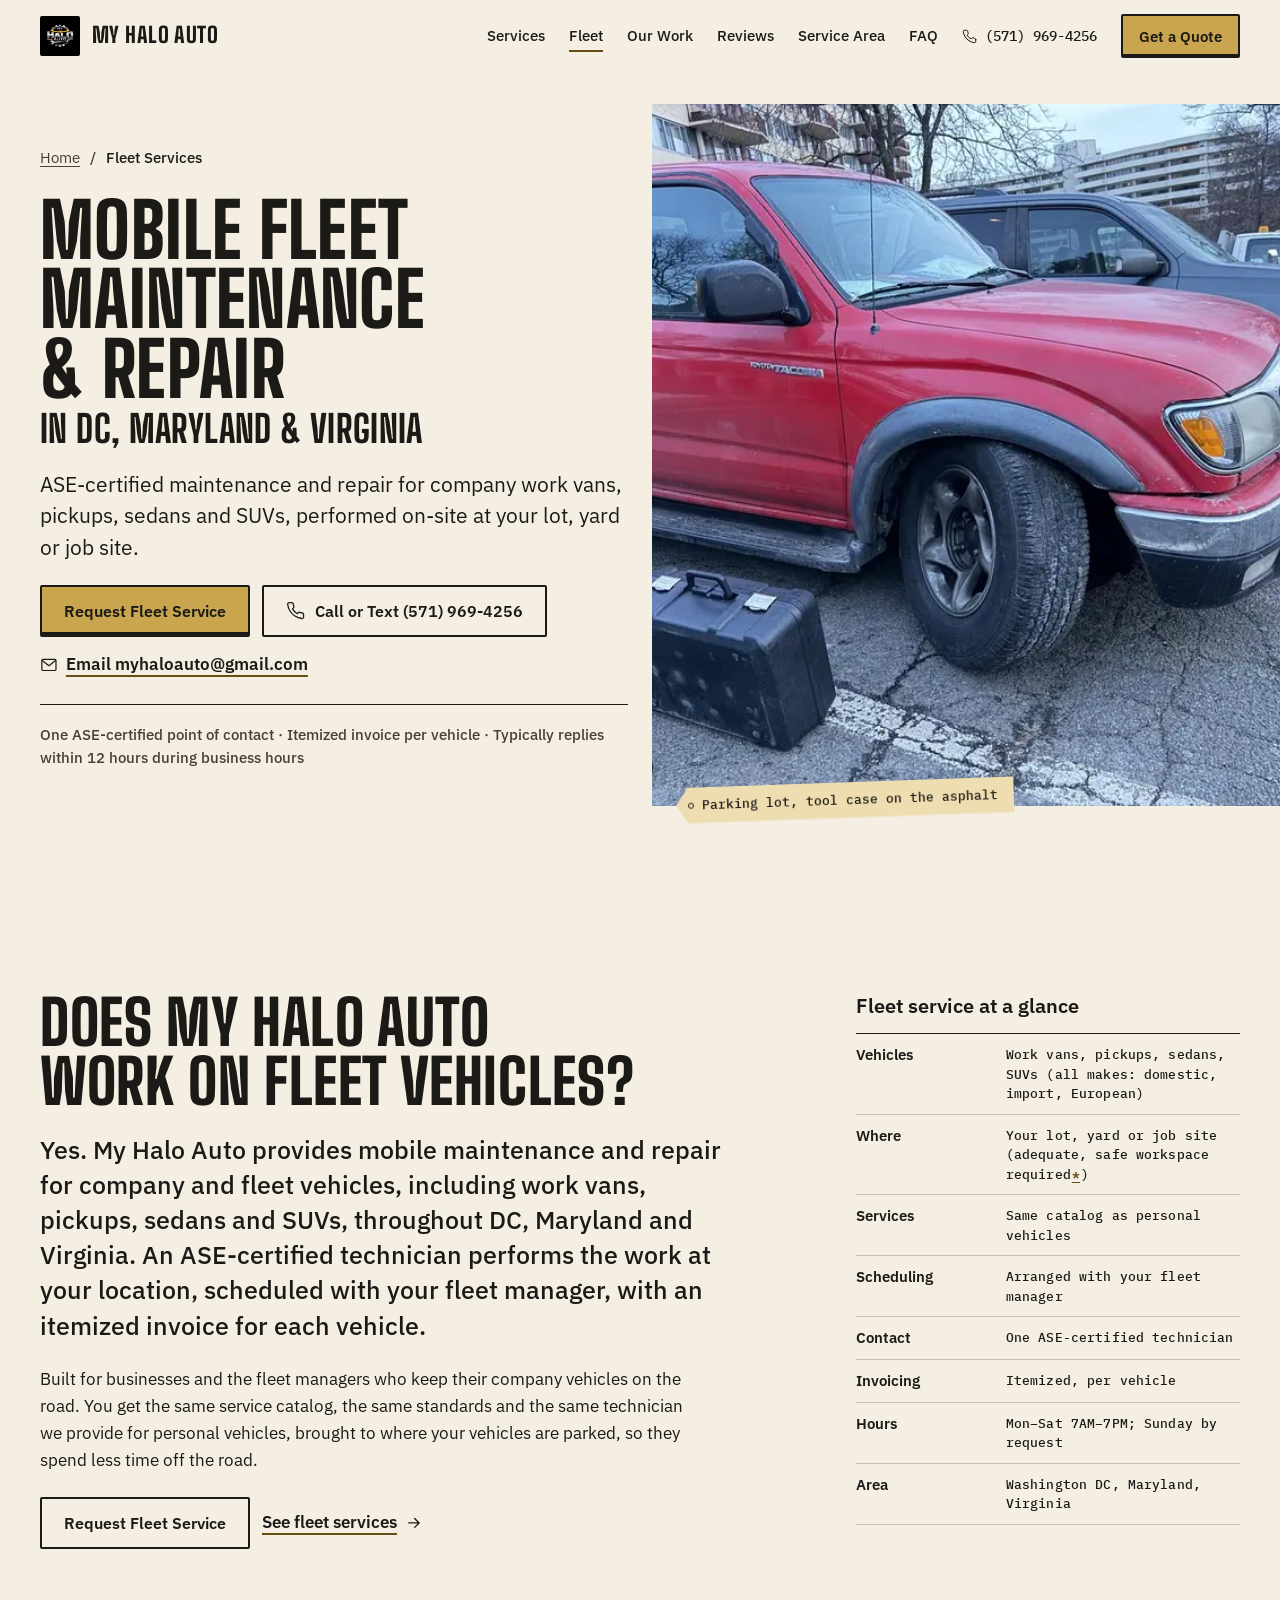
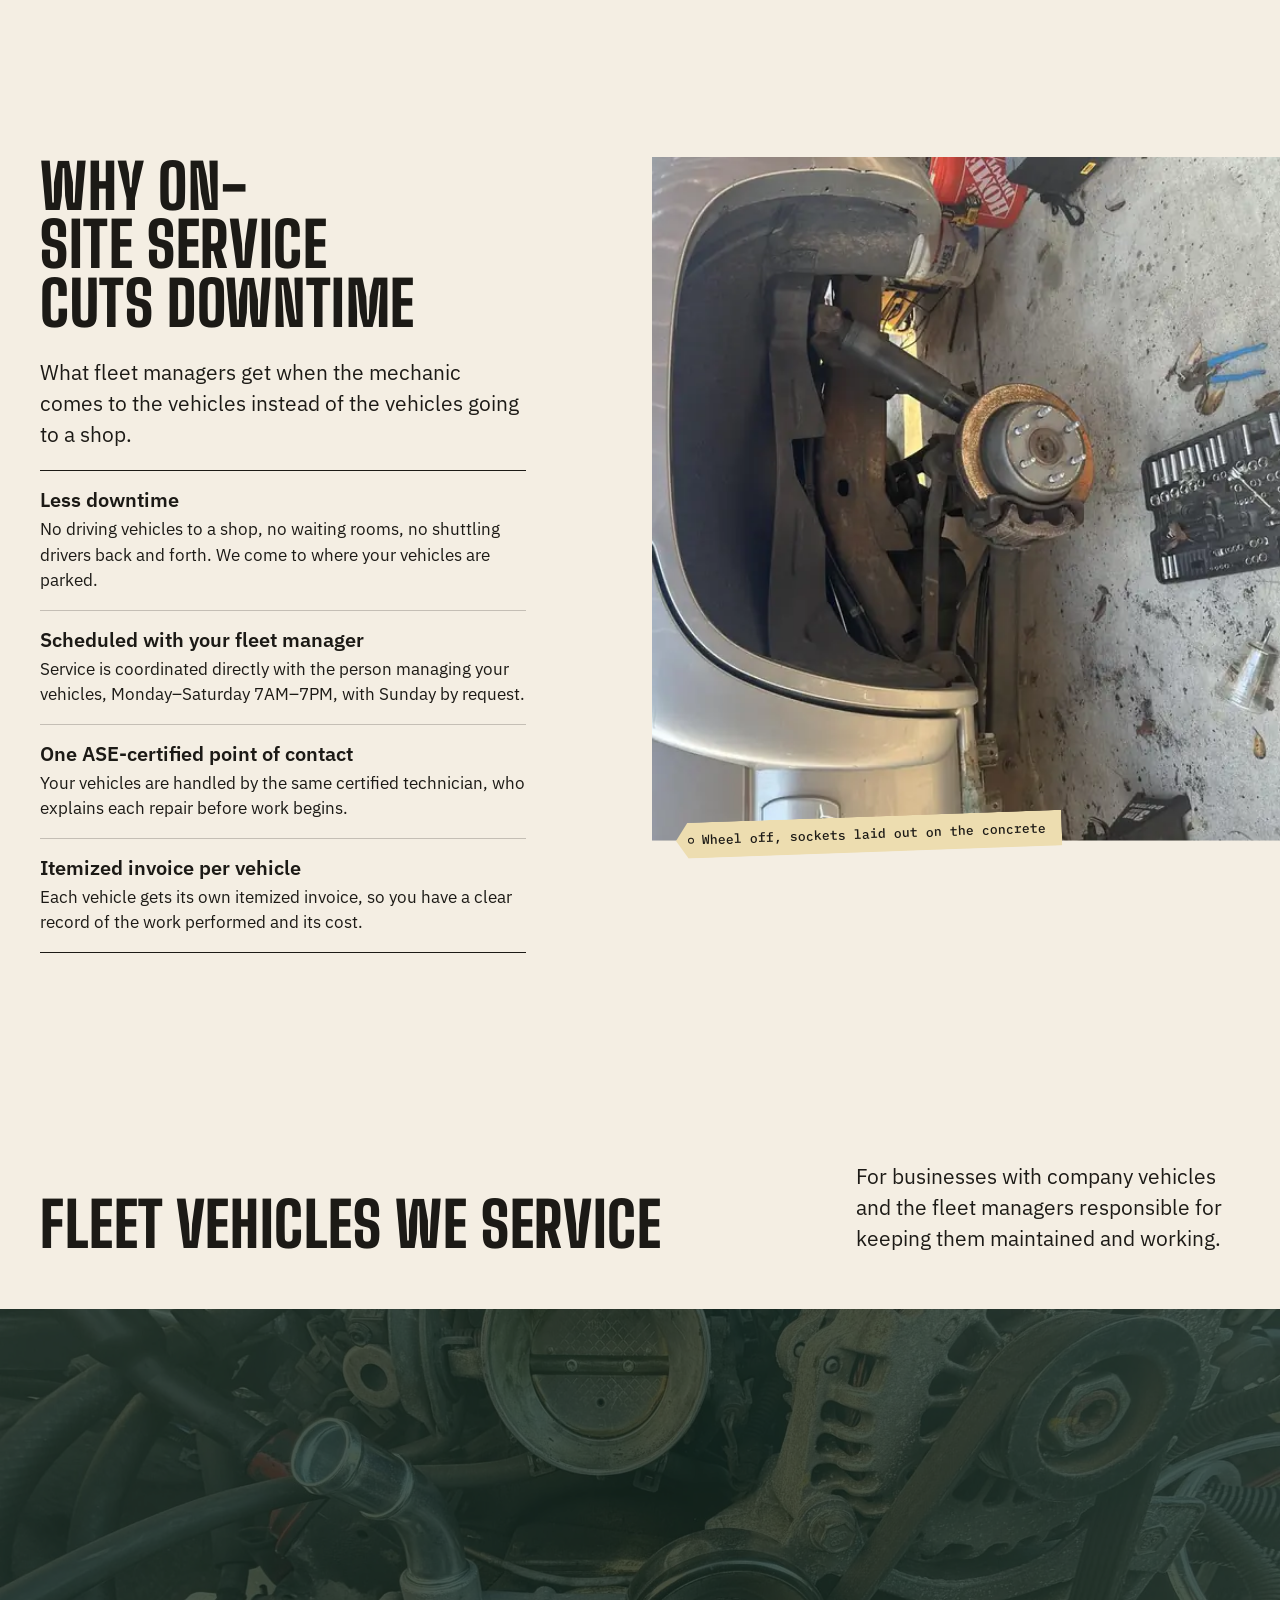
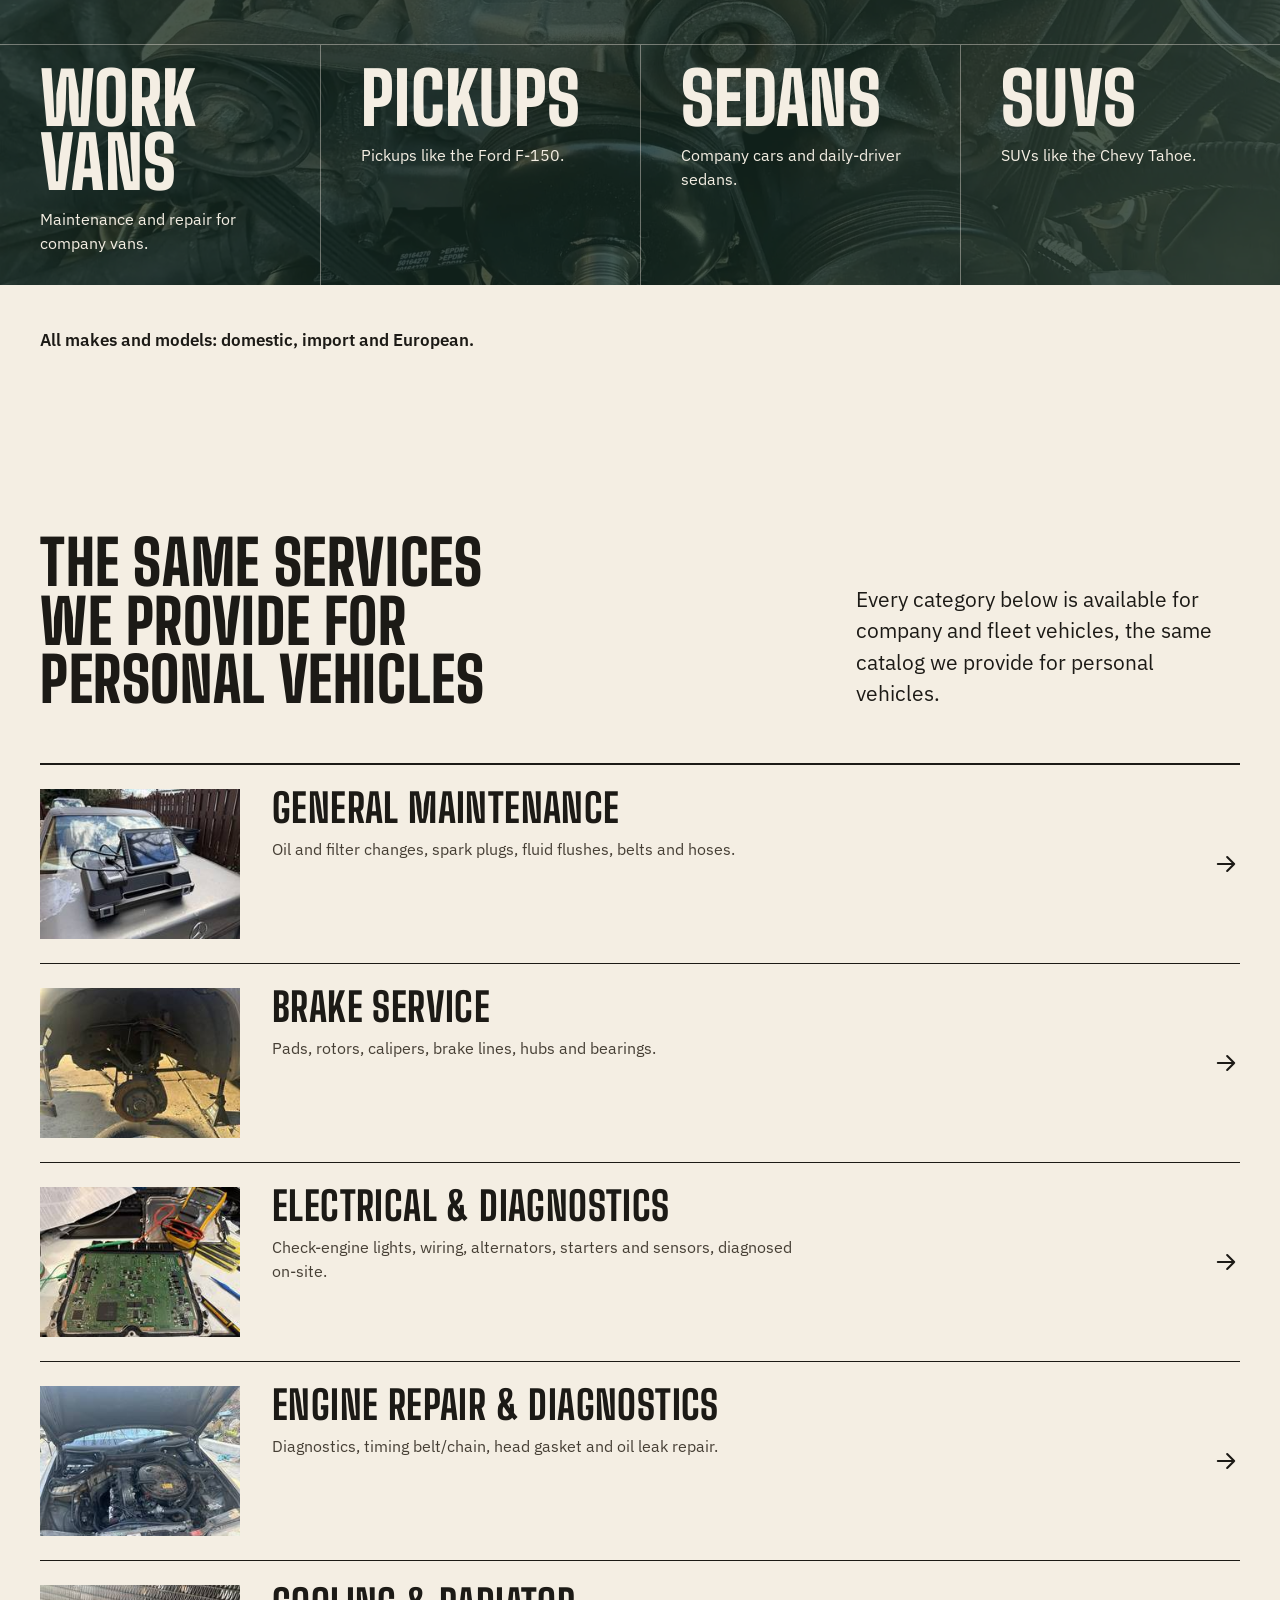
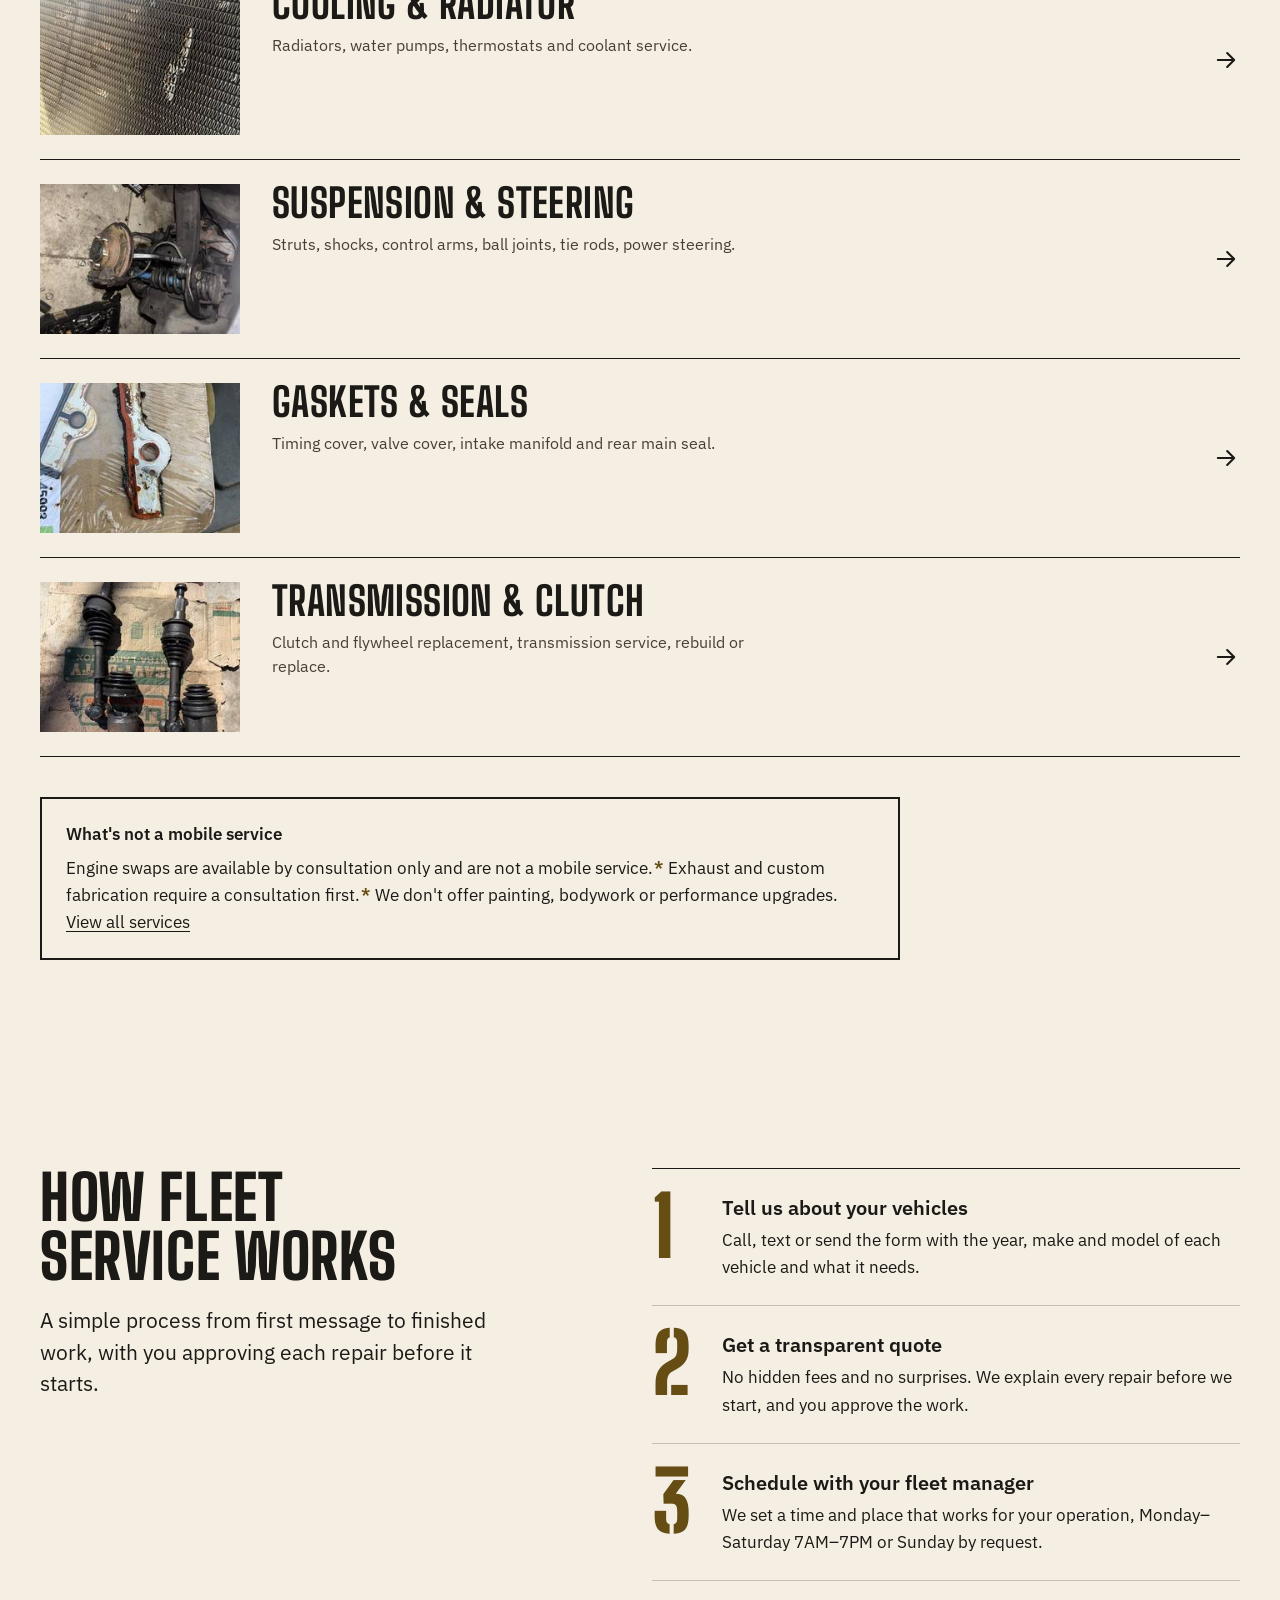
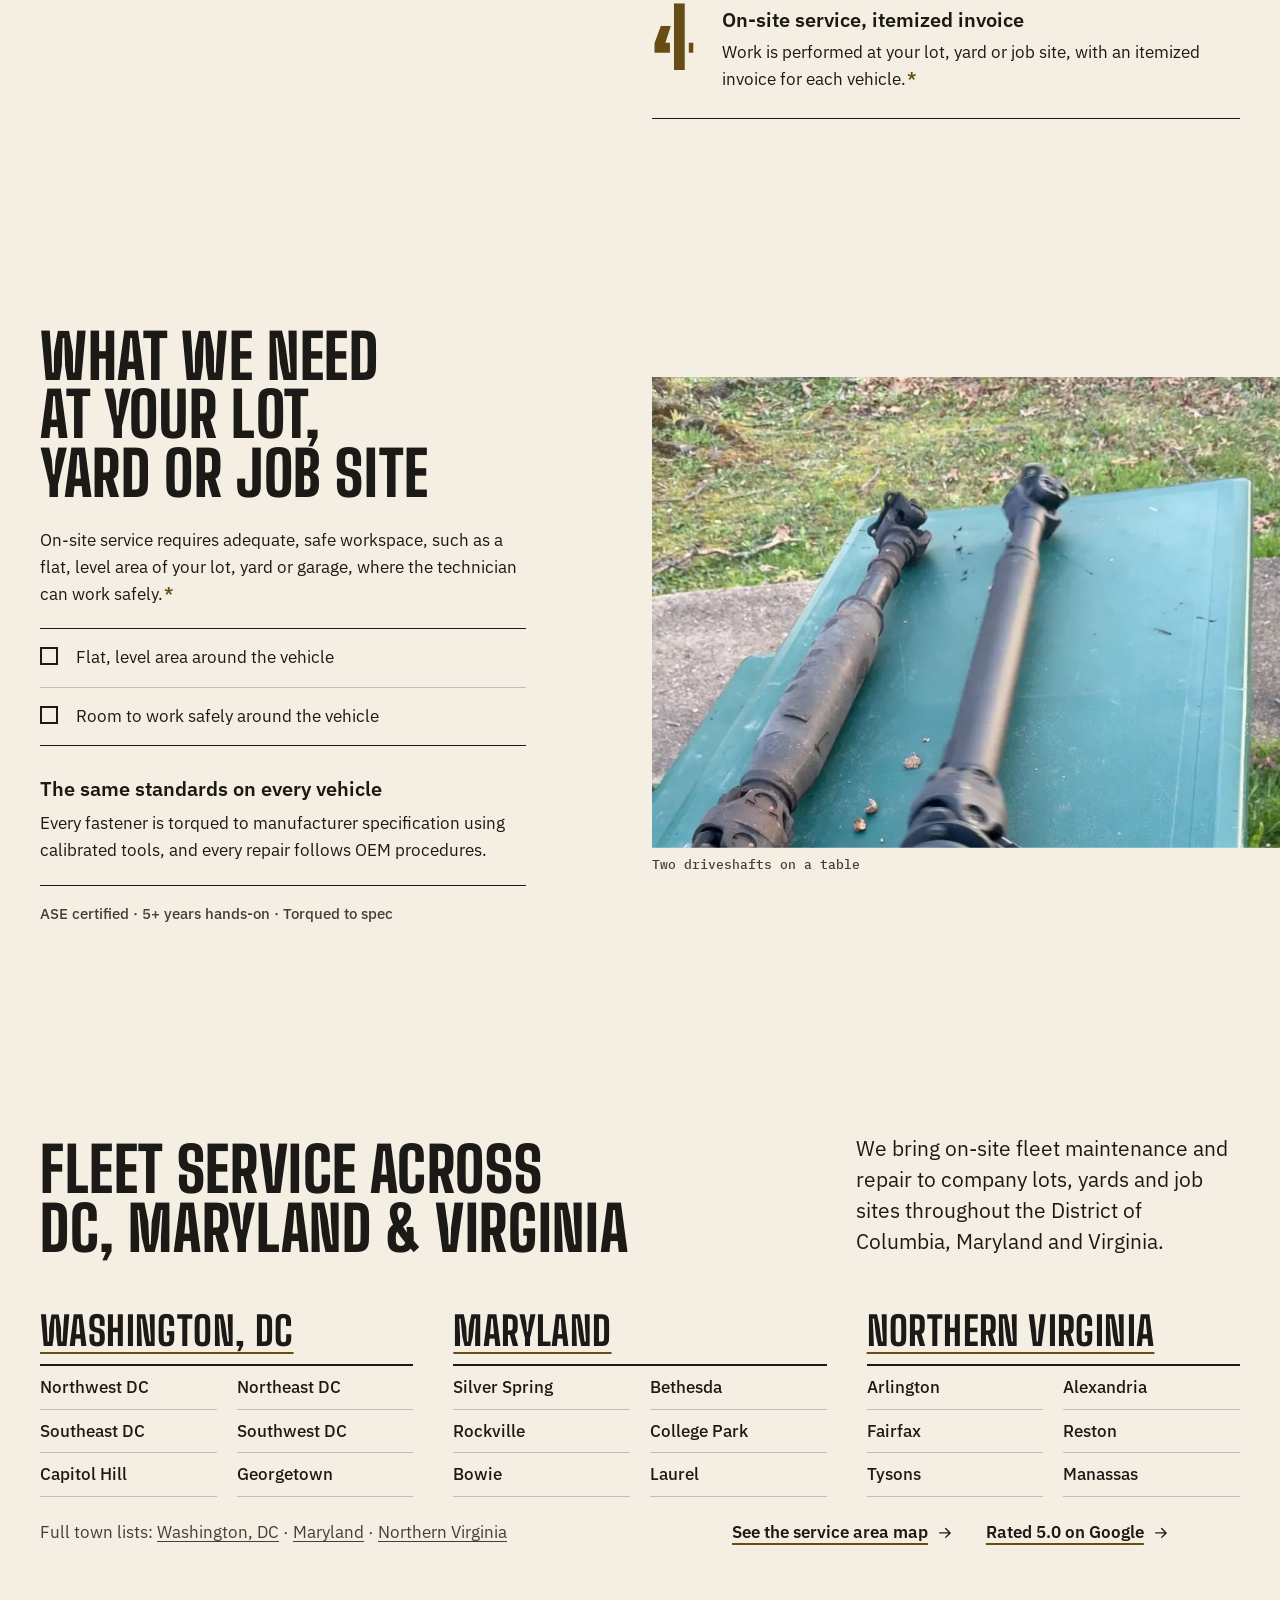
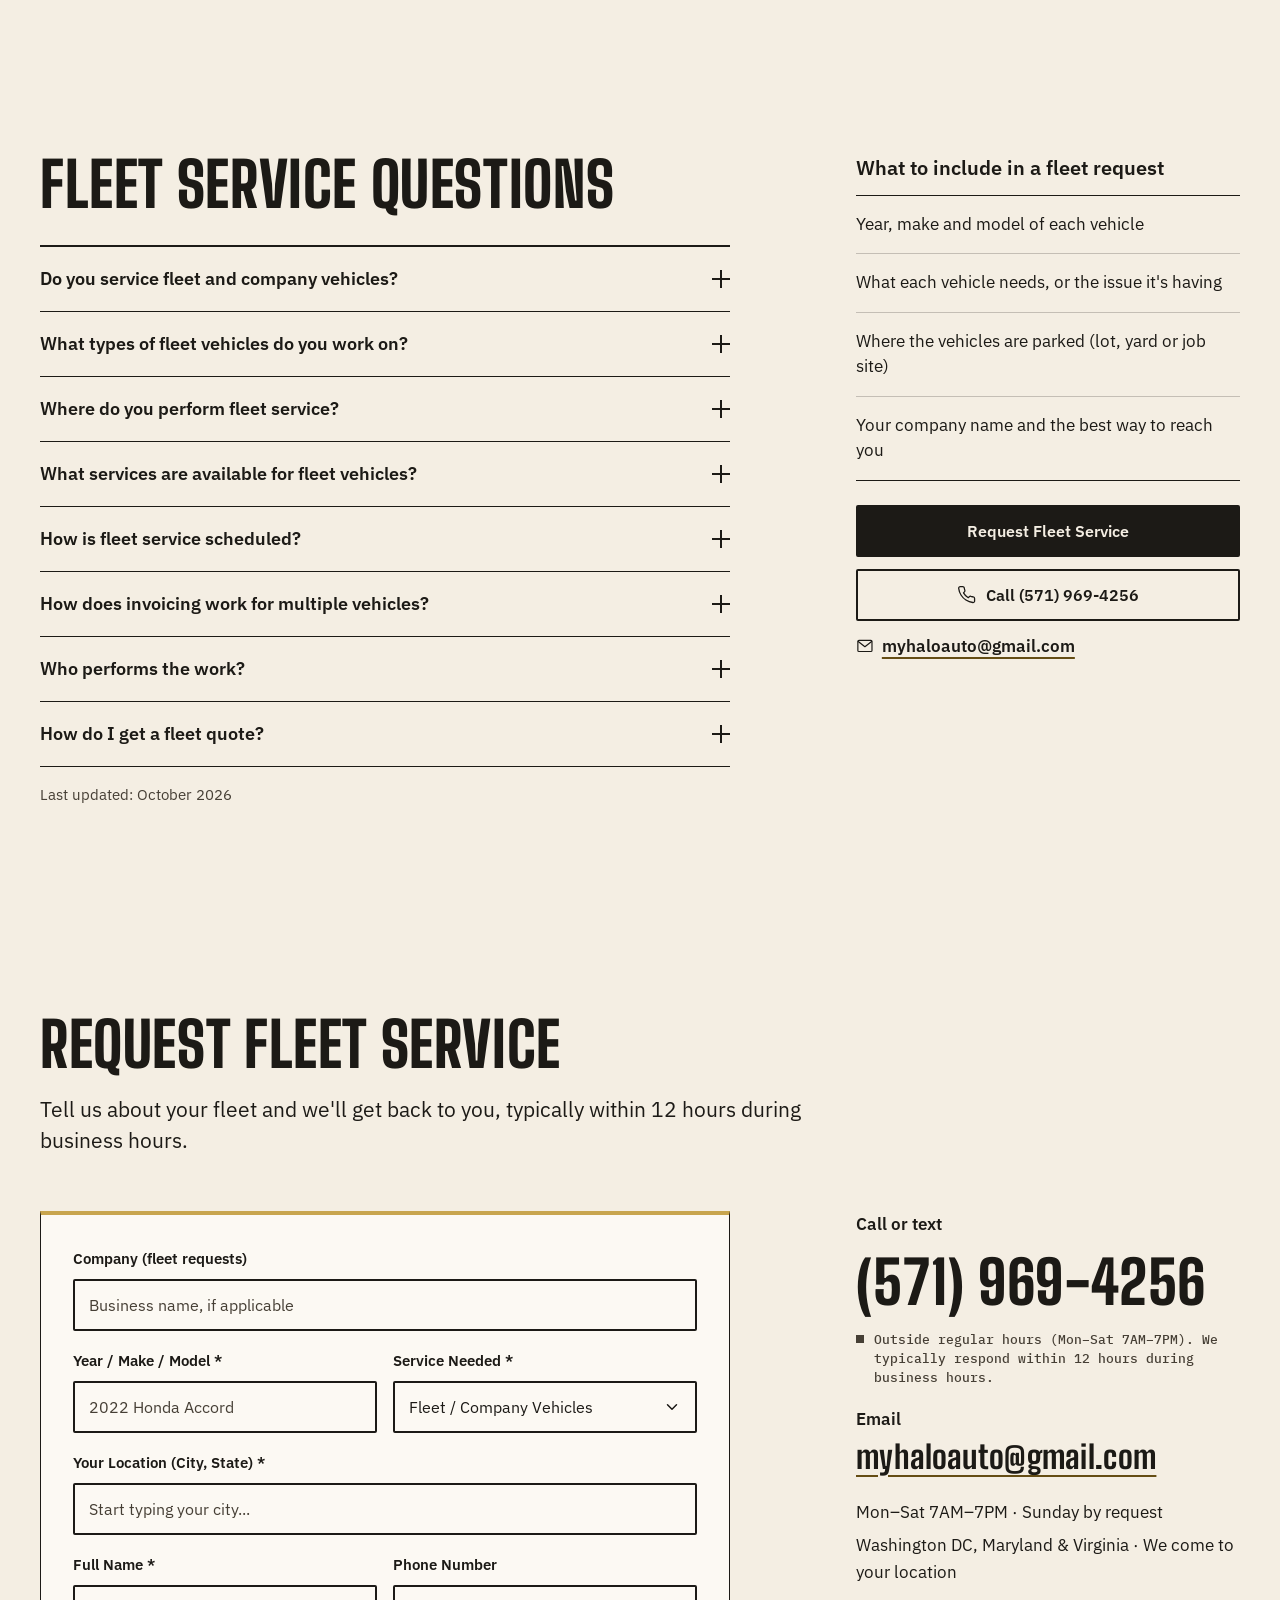
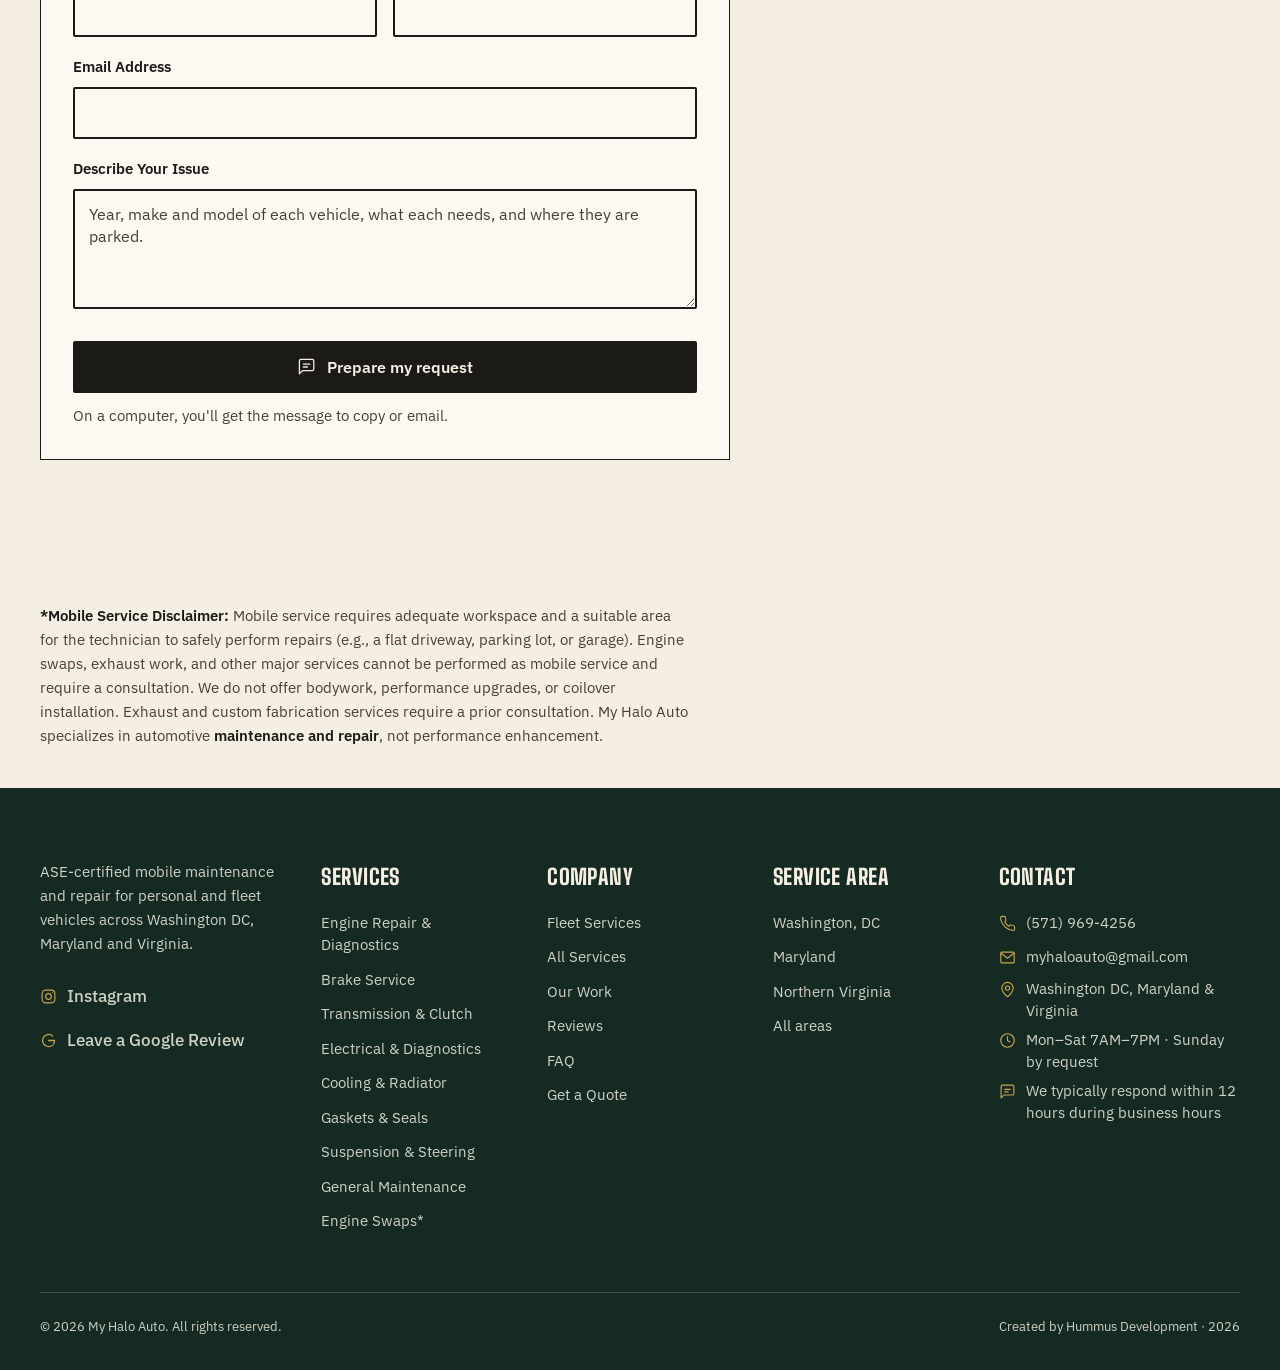
<file: fleet-services/index.html>
<!DOCTYPE html>
<html lang="en-US">
<head>
  <meta charset="UTF-8">
  <meta name="viewport" content="width=device-width, initial-scale=1.0, viewport-fit=cover">
  <title>Fleet Mechanic &amp; Maintenance in DC, MD &amp; VA | My Halo Auto</title>
  <meta name="description" content="On-site maintenance and repair for company vans, pickups, sedans and SUVs in DC, MD &amp; VA. One ASE-certified point of contact, itemized invoices.">
  <meta name="robots" content="index, follow, max-image-preview:large, max-snippet:-1, max-video-preview:-1">
  <link rel="canonical" href="https://myhaloauto.com/fleet-services/">
  <link rel="preload" as="image" type="image/webp" imagesrcset="/images/tacoma-side-tools-828.webp 828w, /images/tacoma-side-tools-1200.webp 1200w" imagesizes="(min-width:1024px) 50vw, 100vw" fetchpriority="high">
  <meta name="theme-color" content="#F4EEE3">

  <link rel="icon" type="image/x-icon" href="/favicon.ico">
  <link rel="icon" type="image/png" sizes="32x32" href="/favicon-32x32.png">
  <link rel="icon" type="image/png" sizes="16x16" href="/favicon-16x16.png">
  <link rel="apple-touch-icon" sizes="180x180" href="/apple-touch-icon.png">

  <meta property="og:site_name" content="My Halo Auto">
  <meta property="og:title" content="Fleet Mechanic &amp; Maintenance in DC, MD &amp; VA | My Halo Auto">
  <meta property="og:description" content="On-site maintenance and repair for company vans, pickups, sedans and SUVs in DC, MD &amp; VA. One ASE-certified point of contact, itemized invoices.">
  <meta property="og:type" content="website">
  <meta property="og:url" content="https://myhaloauto.com/fleet-services/">
  <meta property="og:image" content="https://myhaloauto.com/images/og/fleet-services.jpg">
  <meta property="og:image:width" content="1200">
  <meta property="og:image:height" content="630">
  <meta property="og:image:alt" content="Pickup truck in a parking lot with a tool case staged for on-site repair">
  <meta property="og:locale" content="en_US">
  <meta name="twitter:card" content="summary_large_image">
  <meta name="twitter:title" content="Fleet Mechanic &amp; Maintenance in DC, MD &amp; VA | My Halo Auto">
  <meta name="twitter:description" content="On-site maintenance and repair for company vans, pickups, sedans and SUVs in DC, MD &amp; VA. One ASE-certified point of contact, itemized invoices.">
  <meta name="twitter:image" content="https://myhaloauto.com/images/og/fleet-services.jpg">
  <meta name="twitter:image:alt" content="Pickup truck in a parking lot with a tool case staged for on-site repair">

  <link rel="preconnect" href="https://fonts.googleapis.com">
  <link rel="preconnect" href="https://fonts.gstatic.com" crossorigin>
  <link rel="preload" as="style" href="https://fonts.googleapis.com/css2?family=Big+Shoulders:opsz,wght@10..72,700..800&family=IBM+Plex+Mono:wght@500&family=IBM+Plex+Sans:ital,wght@0,400;0,500;0,600;1,400&display=swap">
  <link href="https://fonts.googleapis.com/css2?family=Big+Shoulders:opsz,wght@10..72,700..800&family=IBM+Plex+Mono:wght@500&family=IBM+Plex+Sans:ital,wght@0,400;0,500;0,600;1,400&display=swap" rel="stylesheet" media="print" onload="this.media='all'">
  <noscript><link href="https://fonts.googleapis.com/css2?family=Big+Shoulders:opsz,wght@10..72,700..800&family=IBM+Plex+Mono:wght@500&family=IBM+Plex+Sans:ital,wght@0,400;0,500;0,600;1,400&display=swap" rel="stylesheet"></noscript>
  <link href="https://fonts.googleapis.com/css2?family=Big+Shoulders+Stencil:opsz,wght@10..72,800&text=0123456789&display=swap" rel="stylesheet" media="print" onload="this.media='all'">

  <link rel="stylesheet" href="/css/styles.css?v=12">
  <link rel="stylesheet" href="/css/pages.css?v=11">
  <script>document.documentElement.classList.add('js');</script>
  <!-- Structured data (schema.org) -->
  <script type="application/ld+json">
{
  "@context": "https://schema.org",
  "@graph": [
    {
      "@type": "AutoRepair",
      "@id": "https://myhaloauto.com/#business",
      "name": "My Halo Auto",
      "url": "https://myhaloauto.com/",
      "telephone": "+1-571-969-4256",
      "email": "myhaloauto@gmail.com",
      "logo": {
        "@id": "https://myhaloauto.com/#logo"
      },
      "image": [
        "https://myhaloauto.com/images/suv-driveway-service-hood-open-wide.jpeg",
        "https://myhaloauto.com/images/tacoma-parking-lot-service.jpeg"
      ],
      "description": "ASE-certified mobile auto maintenance and repair for personal and fleet vehicles in Washington DC, Maryland and Northern Virginia. Service is performed at the customer's location where there is adequate, safe workspace.",
      "address": {
        "@type": "PostalAddress",
        "addressCountry": "US"
      },
      "areaServed": [
        {
          "@type": "AdministrativeArea",
          "@id": "https://myhaloauto.com/#area-dc",
          "name": "Washington, DC",
          "sameAs": [
            "https://www.wikidata.org/wiki/Q61",
            "https://en.wikipedia.org/wiki/Washington,_D.C."
          ]
        },
        {
          "@type": "State",
          "@id": "https://myhaloauto.com/#area-md",
          "name": "Maryland",
          "sameAs": [
            "https://www.wikidata.org/wiki/Q1391",
            "https://en.wikipedia.org/wiki/Maryland"
          ]
        },
        {
          "@type": "State",
          "@id": "https://myhaloauto.com/#area-va",
          "name": "Virginia",
          "sameAs": [
            "https://www.wikidata.org/wiki/Q1370",
            "https://en.wikipedia.org/wiki/Virginia"
          ]
        }
      ],
      "hasMap": "https://www.google.com/maps?cid=9481235155550204168",
      "openingHoursSpecification": [
        {
          "@type": "OpeningHoursSpecification",
          "dayOfWeek": [
            "Monday",
            "Tuesday",
            "Wednesday",
            "Thursday",
            "Friday",
            "Saturday"
          ],
          "opens": "07:00",
          "closes": "19:00"
        }
      ],
      "contactPoint": {
        "@type": "ContactPoint",
        "contactType": "customer service",
        "telephone": "+1-571-969-4256",
        "email": "myhaloauto@gmail.com",
        "areaServed": [
          "US-DC",
          "US-MD",
          "US-VA"
        ],
        "hoursAvailable": {
          "@type": "OpeningHoursSpecification",
          "dayOfWeek": [
            "Monday",
            "Tuesday",
            "Wednesday",
            "Thursday",
            "Friday",
            "Saturday"
          ],
          "opens": "07:00",
          "closes": "19:00"
        }
      },
      "hasCredential": {
        "@type": "EducationalOccupationalCredential",
        "name": "ASE Certification",
        "credentialCategory": "certification",
        "recognizedBy": {
          "@type": "Organization",
          "name": "National Institute for Automotive Service Excellence (ASE)"
        }
      },
      "knowsAbout": [
        "Engine Repair & Diagnostics",
        "Brake Service",
        "Transmission & Clutch",
        "Electrical & Diagnostics",
        "Cooling & Radiator Service",
        "Gaskets & Seals",
        "Suspension & Steering",
        "General Maintenance",
        "Engine swaps",
        "Fleet vehicle maintenance"
      ],
      "sameAs": [
        "https://www.instagram.com/myhalo.auto/",
        "https://www.google.com/maps?cid=9481235155550204168"
      ],
      "hasOfferCatalog": {
        "@type": "OfferCatalog",
        "@id": "https://myhaloauto.com/services/#catalog",
        "name": "Mobile auto repair services",
        "url": "https://myhaloauto.com/services/"
      }
    },
    {
      "@type": "ImageObject",
      "@id": "https://myhaloauto.com/#logo",
      "url": "https://myhaloauto.com/images/logo-mark.png",
      "contentUrl": "https://myhaloauto.com/images/logo-mark.png",
      "width": 128,
      "height": 128,
      "caption": "My Halo Auto"
    },
    {
      "@type": "WebSite",
      "@id": "https://myhaloauto.com/#website",
      "url": "https://myhaloauto.com/",
      "name": "My Halo Auto",
      "publisher": {
        "@id": "https://myhaloauto.com/#business"
      },
      "inLanguage": "en-US"
    },
    {
      "@type": "WebPage",
      "@id": "https://myhaloauto.com/fleet-services/#webpage",
      "url": "https://myhaloauto.com/fleet-services/",
      "name": "Fleet Mechanic & Maintenance in DC, MD & VA | My Halo Auto",
      "description": "On-site maintenance and repair for company vans, pickups, sedans and SUVs in DC, MD & VA. One ASE-certified point of contact, itemized invoices.",
      "isPartOf": {
        "@id": "https://myhaloauto.com/#website"
      },
      "about": {
        "@id": "https://myhaloauto.com/#business"
      },
      "inLanguage": "en-US",
      "primaryImageOfPage": {
        "@type": "ImageObject",
        "url": "https://myhaloauto.com/images/tacoma-side-tools.jpeg",
        "width": 1200,
        "height": 900
      },
      "dateModified": "2026-10-01",
      "breadcrumb": {
        "@id": "https://myhaloauto.com/fleet-services/#breadcrumb"
      },
      "mainEntity": {
        "@id": "https://myhaloauto.com/fleet-services/#service"
      },
      "hasPart": {
        "@id": "https://myhaloauto.com/fleet-services/#faq"
      }
    },
    {
      "@type": "Service",
      "@id": "https://myhaloauto.com/fleet-services/#service",
      "name": "Mobile Fleet Maintenance & Repair",
      "serviceType": "Fleet vehicle maintenance and repair",
      "url": "https://myhaloauto.com/fleet-services/",
      "description": "ASE-certified maintenance and repair for company work vans, pickups, sedans and SUVs, performed on-site at your lot, yard or job site.",
      "provider": {
        "@id": "https://myhaloauto.com/#business"
      },
      "areaServed": [
        {
          "@id": "https://myhaloauto.com/#area-dc"
        },
        {
          "@id": "https://myhaloauto.com/#area-md"
        },
        {
          "@id": "https://myhaloauto.com/#area-va"
        }
      ],
      "audience": {
        "@type": "BusinessAudience",
        "audienceType": "Businesses and fleet managers with company vehicles (work vans, pickups, sedans, SUVs)"
      },
      "hasOfferCatalog": {
        "@id": "https://myhaloauto.com/services/#catalog"
      },
      "image": "https://myhaloauto.com/images/tacoma-side-tools.jpeg",
      "availableChannel": {
        "@type": "ServiceChannel",
        "serviceUrl": "https://myhaloauto.com/fleet-services/#fleet-quote",
        "servicePhone": {
          "@type": "ContactPoint",
          "telephone": "+1-571-969-4256"
        },
        "serviceSmsNumber": {
          "@type": "ContactPoint",
          "telephone": "+1-571-969-4256"
        }
      }
    },
    {
      "@type": "BreadcrumbList",
      "@id": "https://myhaloauto.com/fleet-services/#breadcrumb",
      "itemListElement": [
        {
          "@type": "ListItem",
          "position": 1,
          "name": "Home",
          "item": "https://myhaloauto.com/"
        },
        {
          "@type": "ListItem",
          "position": 2,
          "name": "Fleet Services",
          "item": "https://myhaloauto.com/fleet-services/"
        }
      ]
    },
    {
      "@type": "FAQPage",
      "@id": "https://myhaloauto.com/fleet-services/#faq",
      "url": "https://myhaloauto.com/fleet-services/",
      "isPartOf": {
        "@id": "https://myhaloauto.com/fleet-services/#webpage"
      },
      "mainEntity": [
        {
          "@type": "Question",
          "name": "Do you service fleet and company vehicles?",
          "acceptedAnswer": {
            "@type": "Answer",
            "text": "Yes. We service company and fleet vehicles, including work vans, pickups, sedans and SUVs, across DC, Maryland and Virginia. Service is performed on-site at your lot, yard or job site where there's adequate, safe workspace."
          }
        },
        {
          "@type": "Question",
          "name": "What types of fleet vehicles do you work on?",
          "acceptedAnswer": {
            "@type": "Answer",
            "text": "Company and fleet vehicles such as work vans, pickups, sedans and SUVs, across all makes and models: domestic, import and European."
          }
        },
        {
          "@type": "Question",
          "name": "Where do you perform fleet service?",
          "acceptedAnswer": {
            "@type": "Answer",
            "text": "At your location, whether that's a company lot, a yard or a job site, as long as there's adequate, safe workspace for the technician. Engine swaps are not performed as mobile service, and exhaust or custom fabrication requires a consultation first."
          }
        },
        {
          "@type": "Question",
          "name": "What services are available for fleet vehicles?",
          "acceptedAnswer": {
            "@type": "Answer",
            "text": "The same services we provide for personal vehicles: engine repair and diagnostics, transmission and clutch, brakes, cooling and radiator, electrical diagnostics, gaskets and seals, suspension and steering, and general maintenance such as oil changes, fluid services, spark plugs, and belts and hoses."
          }
        },
        {
          "@type": "Question",
          "name": "How is fleet service scheduled?",
          "acceptedAnswer": {
            "@type": "Answer",
            "text": "We arrange scheduling directly with your fleet manager. We're available Monday through Saturday, 7AM to 7PM, with Sunday appointments by request, and we typically respond to inquiries within 12 hours during business hours."
          }
        },
        {
          "@type": "Question",
          "name": "How does invoicing work for multiple vehicles?",
          "acceptedAnswer": {
            "@type": "Answer",
            "text": "Each vehicle receives its own itemized invoice, so you have a clear record of the work performed and its cost."
          }
        },
        {
          "@type": "Question",
          "name": "Who performs the work?",
          "acceptedAnswer": {
            "@type": "Answer",
            "text": "An ASE-certified technician with 5+ years of hands-on experience, who is your single point of contact."
          }
        },
        {
          "@type": "Question",
          "name": "How do I get a fleet quote?",
          "acceptedAnswer": {
            "@type": "Answer",
            "text": "Call or text (571) 969-4256 or use the contact form. Tell us the year, make and model of each vehicle and what it needs, and we'll provide a transparent quote with no hidden fees."
          }
        }
      ]
    }
  ]
}
  </script>
</head>
<body>
  <a class="skip-link" href="#main">Skip to content</a>
  <nav id="navbar" class="navbar" aria-label="Main">
    <div class="nav-container">
      <a href="/" class="nav-logo" aria-label="My Halo Auto, home">
        <img src="/images/logo-mark.png" alt="" class="nav-logo-img" width="40" height="40">
        <span class="logo-text">My Halo Auto</span>
      </a>
      <ul class="nav-menu" id="navMenu">
        <li><a href="/services/" class="nav-link">Services</a></li>
        <li><a href="/fleet-services/" class="nav-link" aria-current="page">Fleet</a></li>
        <li><a href="/#gallery" class="nav-link">Our Work</a></li>
        <li><a href="/#reviews" class="nav-link">Reviews</a></li>
        <li><a href="/#service-area" class="nav-link">Service Area</a></li>
        <li><a href="/#faq" class="nav-link">FAQ</a></li>
        <li class="nav-phone-item"><a href="tel:+15719694256" class="nav-phone"><svg class="ico" aria-hidden="true" focusable="false"><use href="/images/icons.svg#i-phone"></use></svg> (571) 969-4256</a></li>
        <li class="nav-cta-item"><a href="/#contact" class="nav-link cta-link">Get a Quote</a></li>
      </ul>
      <a href="tel:+15719694256" class="btn btn--call nav-call" aria-label="Call (571) 969-4256"><svg class="ico" aria-hidden="true" focusable="false"><use href="/images/icons.svg#i-phone"></use></svg><span>Call</span></a>
      <button class="hamburger" id="hamburger" type="button" aria-label="Open menu" aria-expanded="false" aria-controls="navMenu">
        <span class="bar"></span><span class="bar"></span><span class="bar"></span>
      </button>
    </div>
    <div class="nav-backdrop" id="navBackdrop"></div>
  </nav>

  <main id="main">

    <!-- 1. Page hero -->
    <header class="page-hero" data-bg="paper">
      <div class="wrap page-hero__grid">
        <div class="page-hero__copy">
          <nav aria-label="Breadcrumb" class="breadcrumb"><ol><li><a href="/">Home</a></li><li aria-current="page">Fleet Services</li></ol></nav>
          <h1>Mobile Fleet Maintenance &amp; Repair <span class="h1__where">in DC, Maryland &amp; Virginia</span></h1>
          <p class="lede">ASE-certified maintenance and repair for company work vans, pickups, sedans and SUVs, performed on-site at your lot, yard or job site.</p>
          <div class="page-hero__links">
            <div class="btn-row">
              <a href="#fleet-quote" class="btn btn--call">Request Fleet Service</a>
              <a href="tel:+15719694256" class="btn btn--line"><svg class="ico" aria-hidden="true" focusable="false"><use href="/images/icons.svg#i-phone"></use></svg> Call or Text (571) 969-4256</a>
            </div>
            <div><a href="mailto:myhaloauto@gmail.com" class="textlink"><svg class="ico" aria-hidden="true" focusable="false"><use href="/images/icons.svg#i-mail"></use></svg> Email myhaloauto@gmail.com</a></div>
          </div>
          <p class="proof-line">One ASE-certified point of contact &middot; Itemized invoice per vehicle &middot; Typically replies within 12 hours during business hours</p>
        </div>
        <div class="page-hero__media bleed-r">
          <figure class="shot" data-reveal="door">
            <div class="shot__img"><picture><source type="image/webp" srcset="/images/tacoma-side-tools-828.webp 828w, /images/tacoma-side-tools-1200.webp 1200w" sizes="(min-width:1024px) 50vw, 100vw"><img sizes="(min-width:1024px) 50vw, 100vw" srcset="/images/tacoma-side-tools-828.jpg 828w, /images/tacoma-side-tools.jpeg 1200w" src="/images/tacoma-side-tools-828.jpg" alt="Pickup truck in a parking lot with a tool case staged for on-site repair" width="1200" height="900" fetchpriority="high" decoding="async" style="object-position:50% 50%"></picture></div>
            <figcaption class="tag" data-reveal="tag">Parking lot, tool case on the asphalt</figcaption>
          </figure>
        </div>
      </div>
    </header>

    <!-- 2. Answer + at a glance -->
    <section id="overview" class="sec" data-bg="sand">
      <div class="wrap overview__grid">
        <div class="overview__main">
          <h2 data-reveal>Does My Halo Auto work on fleet vehicles?</h2>
          <p class="answer__a">Yes. My Halo Auto provides mobile maintenance and repair for company and fleet vehicles, including work vans, pickups, sedans and SUVs, throughout DC, Maryland and Virginia. An ASE-certified technician performs the work at your location, scheduled with your fleet manager, with an itemized invoice for each vehicle.</p>
          <p>Built for businesses and the fleet managers who keep their company vehicles on the road. You get the same service catalog, the same standards and the same technician we provide for personal vehicles, brought to where your vehicles are parked, so they spend less time off the road.</p>
          <div class="btn-row">
            <a href="#fleet-quote" class="btn btn--line">Request Fleet Service</a>
            <a href="#fleet-services" class="textlink">See fleet services <svg class="ico" aria-hidden="true" focusable="false"><use href="/images/icons.svg#i-arrow-right"></use></svg></a>
          </div>
        </div>
        <aside class="overview__glance" aria-labelledby="fl-glance-title" data-reveal>
          <h3 id="fl-glance-title">Fleet service at a glance</h3>
          <dl class="spec">
              <div><dt>Vehicles</dt><dd>Work vans, pickups, sedans, SUVs (all makes: domestic, import, European)</dd></div>
              <div><dt>Where</dt><dd>Your lot, yard or job site (adequate, safe workspace required<a aria-label="See mobile service disclaimer" class="fn-ref" href="#disclaimer">*</a>)</dd></div>
              <div><dt>Services</dt><dd>Same catalog as personal vehicles</dd></div>
              <div><dt>Scheduling</dt><dd>Arranged with your fleet manager</dd></div>
              <div><dt>Contact</dt><dd>One ASE-certified technician</dd></div>
              <div><dt>Invoicing</dt><dd>Itemized, per vehicle</dd></div>
              <div><dt>Hours</dt><dd>Mon–Sat 7AM–7PM; Sunday by request</dd></div>
              <div><dt>Area</dt><dd>Washington DC, Maryland, Virginia</dd></div>
          </dl>
        </aside>
      </div>
    </section>

    <!-- 3. Why on-site -->
    <section id="why-on-site" class="sec" data-bg="paper" aria-labelledby="why-title">
      <div class="wrap split">
        <div class="split__text">
          <h2 id="why-title" data-reveal>Why On-Site Service Cuts Downtime</h2>
          <p class="lede">What fleet managers get when the mechanic comes to the vehicles instead of the vehicles going to a shop.</p>
          <ul class="ruled">
            <li data-reveal style="--d:0"><h3>Less downtime</h3><p>No driving vehicles to a shop, no waiting rooms, no shuttling drivers back and forth. We come to where your vehicles are parked.</p></li>
            <li data-reveal style="--d:1"><h3>Scheduled with your fleet manager</h3><p>Service is coordinated directly with the person managing your vehicles, Monday–Saturday 7AM–7PM, with Sunday by request.</p></li>
            <li data-reveal style="--d:0"><h3>One ASE-certified point of contact</h3><p>Your vehicles are handled by the same certified technician, who explains each repair before work begins.</p></li>
            <li data-reveal style="--d:1"><h3>Itemized invoice per vehicle</h3><p>Each vehicle gets its own itemized invoice, so you have a clear record of the work performed and its cost.</p></li>
          </ul>
        </div>
        <div class="split__media why__media">
          <figure class="shot bleed-r" data-reveal="door">
            <div class="shot__img" style="--ar:4/5"><picture><source type="image/webp" srcset="/images/suspension-hub-service-828.webp 828w, /images/suspension-hub-service-1200.webp 1200w" sizes="(min-width:1024px) 50vw, 100vw"><img sizes="(min-width:1024px) 50vw, 100vw" srcset="/images/suspension-hub-service-828.jpg 828w, /images/suspension-hub-service.jpeg 1200w" src="/images/suspension-hub-service-828.jpg" alt="Silver car with the front wheel removed and the hub and knuckle exposed, sockets laid out nearby" width="1200" height="900" loading="lazy" decoding="async" style="object-position:62% 50%"></picture></div>
            <figcaption class="tag" data-reveal="tag">Wheel off, sockets laid out on the concrete</figcaption>
          </figure>
        </div>
      </div>
    </section>

    <!-- 4. Vehicles -->
    <section id="vehicles" class="sec vstrip" data-bg="sage" aria-labelledby="vehicles-title">
      <div class="wrap">
        <div class="sec-head sec-head--row">
          <h2 id="vehicles-title" data-reveal>Fleet Vehicles We Service</h2>
          <p class="lede">For businesses with company vehicles and the fleet managers responsible for keeping them maintained and working.</p>
        </div>
      </div>
      <div class="vstrip__band">
        <picture><source type="image/webp" srcset="/images/engine-accessory-drive-closeup-wide-828.webp 828w, /images/engine-accessory-drive-closeup-wide-1200.webp 1200w, /images/engine-accessory-drive-closeup-wide-1920.webp 1920w" sizes="100vw"><img src="/images/engine-accessory-drive-closeup-wide.jpeg" srcset="/images/engine-accessory-drive-closeup-wide-828.jpg 828w, /images/engine-accessory-drive-closeup.jpeg 1200w, /images/engine-accessory-drive-closeup-wide.jpeg 1920w" sizes="100vw" alt="" width="1920" height="1440" loading="lazy" decoding="async"></picture>
        <ul class="vstrip__list">
          <li data-reveal style="--d:0"><h3 class="vstrip__name">Work vans</h3><p>Maintenance and repair for company vans.</p></li>
          <li data-reveal style="--d:1"><h3 class="vstrip__name">Pickups</h3><p>Pickups like the Ford F-150.</p></li>
          <li data-reveal style="--d:2"><h3 class="vstrip__name">Sedans</h3><p>Company cars and daily-driver sedans.</p></li>
          <li data-reveal style="--d:3"><h3 class="vstrip__name">SUVs</h3><p>SUVs like the Chevy Tahoe.</p></li>
        </ul>
      </div>
      <div class="wrap vstrip__foot">
        <p class="vehicles__makes">All makes and models: domestic, import and European.</p>
      </div>
    </section>

    <!-- 5. Services -->
    <section id="fleet-services" class="sec" data-bg="paper" aria-labelledby="fsvc-title">
      <div class="wrap">
        <div class="sec-head sec-head--row">
          <h2 id="fsvc-title" data-reveal>The Same Services We Provide for Personal Vehicles</h2>
          <p class="lede">Every category below is available for company and fleet vehicles, the same catalog we provide for personal vehicles.</p>
        </div>
        <div class="index__list index--photo">
            <a class="index__row" href="/services/maintenance/"><img class="index__thumb" src="/images/thumbs/diagnostic-scanner-tablet-240.jpg" srcset="/images/thumbs/diagnostic-scanner-tablet-240.jpg 240w, /images/thumbs/diagnostic-scanner-tablet-480.jpg 480w" sizes="(min-width:900px) 200px, 96px" alt="" width="800" height="600" loading="lazy" decoding="async" style="object-position:55% 50%"><h3 class="index__name">General Maintenance</h3><p class="index__desc">Oil and filter changes, spark plugs, fluid flushes, belts and hoses.</p><svg class="ico index__arrow" aria-hidden="true" focusable="false"><use href="/images/icons.svg#i-arrow-right"></use></svg></a>
            <a class="index__row" href="/services/brake-repair/"><img class="index__thumb" src="/images/thumbs/chevy-hub-brake-240.jpg" srcset="/images/thumbs/chevy-hub-brake-240.jpg 240w, /images/thumbs/chevy-hub-brake-480.jpg 480w" sizes="(min-width:900px) 200px, 96px" alt="" width="900" height="1200" loading="lazy" decoding="async" style="object-position:50% 55%"><h3 class="index__name">Brake Service</h3><p class="index__desc">Pads, rotors, calipers, brake lines, hubs and bearings.</p><svg class="ico index__arrow" aria-hidden="true" focusable="false"><use href="/images/icons.svg#i-arrow-right"></use></svg></a>
            <a class="index__row" href="/services/electrical-diagnostics/"><img class="index__thumb" src="/images/thumbs/ecu-board-diagnostics-240.jpg" srcset="/images/thumbs/ecu-board-diagnostics-240.jpg 240w, /images/thumbs/ecu-board-diagnostics-480.jpg 480w" sizes="(min-width:900px) 200px, 96px" alt="" width="800" height="600" loading="lazy" decoding="async" style="object-position:40% 50%"><h3 class="index__name">Electrical &amp; Diagnostics</h3><p class="index__desc">Check-engine lights, wiring, alternators, starters and sensors, diagnosed on-site.</p><svg class="ico index__arrow" aria-hidden="true" focusable="false"><use href="/images/icons.svg#i-arrow-right"></use></svg></a>
            <a class="index__row" href="/services/engine-repair/"><img class="index__thumb" src="/images/thumbs/mercedes-engine-bay-240.jpg" srcset="/images/thumbs/mercedes-engine-bay-240.jpg 240w, /images/thumbs/mercedes-engine-bay-480.jpg 480w" sizes="(min-width:900px) 200px, 96px" alt="" width="900" height="1200" loading="lazy" decoding="async" style="object-position:50% 35%"><h3 class="index__name">Engine Repair &amp; Diagnostics</h3><p class="index__desc">Diagnostics, timing belt/chain, head gasket and oil leak repair.</p><svg class="ico index__arrow" aria-hidden="true" focusable="false"><use href="/images/icons.svg#i-arrow-right"></use></svg></a>
            <a class="index__row" href="/services/cooling-system/"><img class="index__thumb" src="/images/thumbs/radiator-corrosion-240.jpg" srcset="/images/thumbs/radiator-corrosion-240.jpg 240w, /images/thumbs/radiator-corrosion-480.jpg 480w" sizes="(min-width:900px) 200px, 96px" alt="" width="800" height="1066" loading="lazy" decoding="async" style="object-position:50% 50%"><h3 class="index__name">Cooling &amp; Radiator</h3><p class="index__desc">Radiators, water pumps, thermostats and coolant service.</p><svg class="ico index__arrow" aria-hidden="true" focusable="false"><use href="/images/icons.svg#i-arrow-right"></use></svg></a>
            <a class="index__row" href="/services/suspension-steering/"><img class="index__thumb" src="/images/thumbs/suspension-overhaul-240.jpg" srcset="/images/thumbs/suspension-overhaul-240.jpg 240w, /images/thumbs/suspension-overhaul-480.jpg 480w" sizes="(min-width:900px) 200px, 96px" alt="" width="1200" height="900" loading="lazy" decoding="async" style="object-position:35% 50%"><h3 class="index__name">Suspension &amp; Steering</h3><p class="index__desc">Struts, shocks, control arms, ball joints, tie rods, power steering.</p><svg class="ico index__arrow" aria-hidden="true" focusable="false"><use href="/images/icons.svg#i-arrow-right"></use></svg></a>
            <a class="index__row" href="/services/gaskets-seals/"><img class="index__thumb" src="/images/thumbs/timing-cover-gasket-compare-240.jpg" srcset="/images/thumbs/timing-cover-gasket-compare-240.jpg 240w, /images/thumbs/timing-cover-gasket-compare-480.jpg 480w" sizes="(min-width:900px) 200px, 96px" alt="" width="800" height="1066" loading="lazy" decoding="async" style="object-position:50% 45%"><h3 class="index__name">Gaskets &amp; Seals</h3><p class="index__desc">Timing cover, valve cover, intake manifold and rear main seal.</p><svg class="ico index__arrow" aria-hidden="true" focusable="false"><use href="/images/icons.svg#i-arrow-right"></use></svg></a>
            <a class="index__row" href="/services/transmission-clutch/"><img class="index__thumb" src="/images/thumbs/cv-axles-removed-240.jpg" srcset="/images/thumbs/cv-axles-removed-240.jpg 240w, /images/thumbs/cv-axles-removed-480.jpg 480w" sizes="(min-width:900px) 200px, 96px" alt="" width="800" height="1066" loading="lazy" decoding="async" style="object-position:50% 50%"><h3 class="index__name">Transmission &amp; Clutch</h3><p class="index__desc">Clutch and flywheel replacement, transmission service, rebuild or replace.</p><svg class="ico index__arrow" aria-hidden="true" focusable="false"><use href="/images/icons.svg#i-arrow-right"></use></svg></a>
        </div>
        <div class="notebox" data-reveal>
          <p class="notebox__title">What's not a mobile service</p>
          <p>Engine swaps are available by consultation only and are not a mobile service.<a aria-label="See mobile service disclaimer" class="fn-ref" href="#disclaimer">*</a> Exhaust and custom fabrication require a consultation first.<a aria-label="See mobile service disclaimer" class="fn-ref" href="#disclaimer">*</a> We don't offer painting, bodywork or performance upgrades. <a href="/services/">View all services</a></p>
        </div>
      </div>
    </section>

    <!-- 6. How fleet service works -->
    <section id="how-it-works" class="sec" data-bg="sand" aria-labelledby="fhow-title">
      <div class="wrap steps__grid">
        <div class="steps__head">
          <h2 id="fhow-title" data-reveal>How Fleet Service Works</h2>
          <p class="lede">A simple process from first message to finished work, with you approving each repair before it starts.</p>
        </div>
        <ol class="steps steps--2">
            <li class="step" data-reveal style="--d:1"><span class="step__n" aria-hidden="true">1</span><h3 class="step__title">Tell us about your vehicles</h3><p>Call, text or send the form with the year, make and model of each vehicle and what it needs.</p></li>
            <li class="step" data-reveal style="--d:2"><span class="step__n" aria-hidden="true">2</span><h3 class="step__title">Get a transparent quote</h3><p>No hidden fees and no surprises. We explain every repair before we start, and you approve the work.</p></li>
            <li class="step" data-reveal style="--d:3"><span class="step__n" aria-hidden="true">3</span><h3 class="step__title">Schedule with your fleet manager</h3><p>We set a time and place that works for your operation, Monday–Saturday 7AM–7PM or Sunday by request.</p></li>
            <li class="step" data-reveal style="--d:4"><span class="step__n" aria-hidden="true">4</span><h3 class="step__title">On-site service, itemized invoice</h3><p>Work is performed at your lot, yard or job site, with an itemized invoice for each vehicle.<a aria-label="See mobile service disclaimer" class="fn-ref" href="#disclaimer">*</a></p></li>
        </ol>
      </div>
    </section>

    <!-- 7. Workspace and standards -->
    <section id="workspace" class="sec" data-bg="green" aria-labelledby="ws-title">
      <div class="wrap split">
        <div class="split__text">
          <h2 id="ws-title" data-reveal>What We Need at Your Lot, Yard or Job Site</h2>
          <p>On-site service requires adequate, safe workspace, such as a flat, level area of your lot, yard or garage, where the technician can work safely.<a aria-label="See mobile service disclaimer" class="fn-ref" href="#disclaimer">*</a></p>
          <ul class="ruled ruled--sheet">
            <li>Flat, level area around the vehicle</li>
            <li>Room to work safely around the vehicle</li>
          </ul>
          <div class="ws__std" data-reveal>
            <h3 class="ws__h3">The same standards on every vehicle</h3>
            <p>Every fastener is torqued to manufacturer specification using calibrated tools, and every repair follows OEM procedures.</p>
          </div>
          <p class="proof-line">ASE certified &middot; 5+ years hands-on &middot; Torqued to spec</p>
        </div>
        <div class="split__media">
          <figure class="shot bleed-r" data-reveal="door">
            <div class="shot__img" style="--ar:4/3"><picture><source type="image/webp" srcset="/images/driveshafts-on-table-828.webp 828w, /images/driveshafts-on-table-1200.webp 1200w" sizes="(min-width:1024px) 50vw, 100vw"><img sizes="(min-width:1024px) 50vw, 100vw" srcset="/images/driveshafts-on-table-828.jpg 828w, /images/driveshafts-on-table.jpg 1200w" src="/images/driveshafts-on-table-828.jpg" alt="Two driveshafts side by side on a table outdoors" width="1200" height="900" loading="lazy" decoding="async" style="object-position:50% 50%"></picture></div>
            <figcaption class="cap">Two driveshafts on a table</figcaption>
          </figure>
        </div>
      </div>
    </section>

    <!-- 8. Service area -->
    <section id="fleet-area" class="sec" data-bg="paper" aria-labelledby="farea-title">
      <div class="wrap">
        <div class="sec-head sec-head--row">
          <h2 id="farea-title" data-reveal>Fleet Service Across DC, Maryland &amp; Virginia</h2>
          <p class="lede">We bring on-site fleet maintenance and repair to company lots, yards and job sites throughout the District of Columbia, Maryland and Virginia.</p>
        </div>
        <div class="states">
            <div class="states__col">
              <h3><a href="/washington-dc/">Washington, DC</a></h3>
              <ul><li>Northwest DC</li><li>Northeast DC</li><li>Southeast DC</li><li>Southwest DC</li><li>Capitol Hill</li><li>Georgetown</li></ul>
            </div>
            <div class="states__col">
              <h3><a href="/maryland/">Maryland</a></h3>
              <ul><li>Silver Spring</li><li>Bethesda</li><li>Rockville</li><li>College Park</li><li>Bowie</li><li>Laurel</li></ul>
            </div>
            <div class="states__col">
              <h3><a href="/northern-virginia/">Northern Virginia</a></h3>
              <ul><li>Arlington</li><li>Alexandria</li><li>Fairfax</li><li>Reston</li><li>Tysons</li><li>Manassas</li></ul>
            </div>
        </div>
        <div class="area__links">
          <p class="area__foot">Full town lists: <a href="/washington-dc/">Washington, DC</a> &middot; <a href="/maryland/">Maryland</a> &middot; <a href="/northern-virginia/">Northern Virginia</a></p>
          <a href="/#service-area" class="textlink">See the service area map <svg class="ico" aria-hidden="true" focusable="false"><use href="/images/icons.svg#i-arrow-right"></use></svg></a>
          <a href="/#reviews" class="textlink">Rated 5.0 on Google <svg class="ico" aria-hidden="true" focusable="false"><use href="/images/icons.svg#i-arrow-right"></use></svg></a>
        </div>
      </div>
    </section>

    <!-- 9. FAQ -->
    <section id="fleet-faq" class="sec" data-bg="sage" aria-labelledby="ffaq-title">
      <div class="wrap ffaq__grid">
        <div class="ffaq__main">
          <h2 id="ffaq-title" data-reveal>Fleet Service Questions</h2>
          <div class="faq-list">
<div class="faq-item">
<h3 class="faq-q"><button aria-controls="faq-fleet-1" aria-expanded="false" class="faq-question" id="faq-fleet-1-q" type="button"><span>Do you service fleet and company vehicles?</span><span class="faq-mark" aria-hidden="true"></span></button></h3>
<div aria-labelledby="faq-fleet-1-q" class="faq-answer" id="faq-fleet-1" role="region"><div class="faq-answer__inner"><p>Yes. We service company and fleet vehicles, including work vans, pickups, sedans and SUVs, across DC, Maryland and Virginia. Service is performed on-site at your lot, yard or job site where there's adequate, safe workspace.</p></div></div>
</div>
<div class="faq-item">
<h3 class="faq-q"><button aria-controls="faq-fleet-2" aria-expanded="false" class="faq-question" id="faq-fleet-2-q" type="button"><span>What types of fleet vehicles do you work on?</span><span class="faq-mark" aria-hidden="true"></span></button></h3>
<div aria-labelledby="faq-fleet-2-q" class="faq-answer" id="faq-fleet-2" role="region"><div class="faq-answer__inner"><p>Company and fleet vehicles such as work vans, pickups, sedans and SUVs, across all makes and models: domestic, import and European.</p></div></div>
</div>
<div class="faq-item">
<h3 class="faq-q"><button aria-controls="faq-fleet-3" aria-expanded="false" class="faq-question" id="faq-fleet-3-q" type="button"><span>Where do you perform fleet service?</span><span class="faq-mark" aria-hidden="true"></span></button></h3>
<div aria-labelledby="faq-fleet-3-q" class="faq-answer" id="faq-fleet-3" role="region"><div class="faq-answer__inner"><p>At your location, whether that's a company lot, a yard or a job site, as long as there's adequate, safe workspace for the technician. Engine swaps are not performed as mobile service, and exhaust or custom fabrication requires a consultation first.</p></div></div>
</div>
<div class="faq-item">
<h3 class="faq-q"><button aria-controls="faq-fleet-4" aria-expanded="false" class="faq-question" id="faq-fleet-4-q" type="button"><span>What services are available for fleet vehicles?</span><span class="faq-mark" aria-hidden="true"></span></button></h3>
<div aria-labelledby="faq-fleet-4-q" class="faq-answer" id="faq-fleet-4" role="region"><div class="faq-answer__inner"><p>The same services we provide for personal vehicles: engine repair and diagnostics, transmission and clutch, brakes, cooling and radiator, electrical diagnostics, gaskets and seals, suspension and steering, and general maintenance such as oil changes, fluid services, spark plugs, and belts and hoses.</p></div></div>
</div>
<div class="faq-item">
<h3 class="faq-q"><button aria-controls="faq-fleet-5" aria-expanded="false" class="faq-question" id="faq-fleet-5-q" type="button"><span>How is fleet service scheduled?</span><span class="faq-mark" aria-hidden="true"></span></button></h3>
<div aria-labelledby="faq-fleet-5-q" class="faq-answer" id="faq-fleet-5" role="region"><div class="faq-answer__inner"><p>We arrange scheduling directly with your fleet manager. We're available Monday through Saturday, 7AM to 7PM, with Sunday appointments by request, and we typically respond to inquiries within 12 hours during business hours.</p></div></div>
</div>
<div class="faq-item">
<h3 class="faq-q"><button aria-controls="faq-fleet-6" aria-expanded="false" class="faq-question" id="faq-fleet-6-q" type="button"><span>How does invoicing work for multiple vehicles?</span><span class="faq-mark" aria-hidden="true"></span></button></h3>
<div aria-labelledby="faq-fleet-6-q" class="faq-answer" id="faq-fleet-6" role="region"><div class="faq-answer__inner"><p>Each vehicle receives its own itemized invoice, so you have a clear record of the work performed and its cost.</p></div></div>
</div>
<div class="faq-item">
<h3 class="faq-q"><button aria-controls="faq-fleet-7" aria-expanded="false" class="faq-question" id="faq-fleet-7-q" type="button"><span>Who performs the work?</span><span class="faq-mark" aria-hidden="true"></span></button></h3>
<div aria-labelledby="faq-fleet-7-q" class="faq-answer" id="faq-fleet-7" role="region"><div class="faq-answer__inner"><p>An ASE-certified technician with 5+ years of hands-on experience, who is your single point of contact.</p></div></div>
</div>
<div class="faq-item">
<h3 class="faq-q"><button aria-controls="faq-fleet-8" aria-expanded="false" class="faq-question" id="faq-fleet-8-q" type="button"><span>How do I get a fleet quote?</span><span class="faq-mark" aria-hidden="true"></span></button></h3>
<div aria-labelledby="faq-fleet-8-q" class="faq-answer" id="faq-fleet-8" role="region"><div class="faq-answer__inner"><p>Call or text <a href="tel:+15719694256">(571) 969-4256</a> or use the <a href="#fleet-quote">contact form</a>. Tell us the year, make and model of each vehicle and what it needs, and we'll provide a transparent quote with no hidden fees.</p></div></div>
</div>
</div>
          <p class="fine ffaq__updated">Last updated: October 2026</p>
        </div>
        <aside class="ffaq__aside" aria-labelledby="fl-request-title" data-reveal>
          <h3 id="fl-request-title">What to include in a fleet request</h3>
          <ul class="ruled">
            <li>Year, make and model of each vehicle</li>
            <li>What each vehicle needs, or the issue it's having</li>
            <li>Where the vehicles are parked (lot, yard or job site)</li>
            <li>Your company name and the best way to reach you</li>
          </ul>
          <div class="ffaq__cta">
            <a href="#fleet-quote" class="btn btn--ink btn--block">Request Fleet Service</a>
            <a href="tel:+15719694256" class="btn btn--line btn--block"><svg class="ico" aria-hidden="true" focusable="false"><use href="/images/icons.svg#i-phone"></use></svg> Call (571) 969-4256</a>
            <a href="mailto:myhaloauto@gmail.com" class="textlink"><svg class="ico" aria-hidden="true" focusable="false"><use href="/images/icons.svg#i-mail"></use></svg> myhaloauto@gmail.com</a>
          </div>
        </aside>
      </div>
    </section>

    <!-- 10. Fleet quote form -->
    <section id="fleet-quote" class="sec" data-bg="brass" aria-labelledby="fquote-title">
      <div class="wrap">
        <div class="sec-head">
          <h2 id="fquote-title" data-reveal>Request Fleet Service</h2>
          <p class="lede">Tell us about your fleet and we'll get back to you, typically within 12 hours during business hours.</p>
        </div>
        <div class="contact__grid">
          <div class="contact__form">
            <form class="sheet" id="contactForm">
              <div class="form-grid">
                <div class="form-group form-group--full" data-company-group="always">
                  <label for="company">Company (fleet requests)</label>
                  <input type="text" id="company" name="company" autocomplete="organization" placeholder="Business name, if applicable">
                </div>
                <div class="form-group">
                  <label for="vehicle">Year / Make / Model <span class="req" aria-hidden="true">*</span></label>
                  <input type="text" id="vehicle" name="vehicle" required placeholder="2022 Honda Accord">
                </div>
                <div class="form-group">
                  <label for="service">Service Needed <span class="req" aria-hidden="true">*</span></label>
                  <select id="service" name="service" required>
                    <option value="" disabled>Select a service</option>
                    <option value="engine-repair">Engine Repair & Diagnostics</option>
                    <option value="engine-swap">Engine Swap (requires consultation)</option>
                    <option value="transmission">Transmission & Clutch</option>
                    <option value="brakes">Brake Service</option>
                    <option value="cooling">Cooling & Radiator Service</option>
                    <option value="electrical">Electrical & Diagnostics</option>
                    <option value="gaskets">Gaskets & Seals</option>
                    <option value="suspension">Suspension & Steering</option>
                    <option value="maintenance">General Maintenance</option>
                    <option value="fleet" selected>Fleet / Company Vehicles</option>
                    <option value="emergency">Emergency Service</option>
                    <option value="other">Other</option>
                  </select>
                </div>
                <div class="form-group form-group--location form-group--full">
                  <label for="location">Your Location (City, State) <span class="req" aria-hidden="true">*</span></label>
                  <input type="text" id="location" name="location" required placeholder="Start typing your city..." autocomplete="off" role="combobox" aria-autocomplete="list" aria-expanded="false" aria-controls="locationDropdown">
                  <ul id="locationDropdown" class="location-dropdown" role="listbox" aria-label="Suggested cities"></ul>
                </div>
                <div class="form-group form-group--half">
                  <label for="name">Full Name <span class="req" aria-hidden="true">*</span></label>
                  <input type="text" id="name" name="name" required autocomplete="name">
                </div>
                <div class="form-group form-group--half">
                  <label for="phone">Phone Number</label>
                  <input type="tel" id="phone" name="phone" inputmode="tel" autocomplete="tel">
                </div>
                <div class="form-group form-group--full">
                  <label for="email">Email Address</label>
                  <input type="email" id="email" name="email" autocomplete="email">
                </div>
                <div class="form-group form-group--full">
                  <label for="message">Describe Your Issue</label>
                  <textarea id="message" name="message" rows="4" placeholder="Year, make and model of each vehicle, what each needs, and where they are parked."></textarea>
                </div>
              </div>
              <button type="submit" class="btn btn--ink btn--block"><svg class="ico" aria-hidden="true" focusable="false"><use href="/images/icons.svg#i-message"></use></svg> <span class="btn__label">Text my request</span></button>
              <p class="form-help">Your Messages app opens with your details filled in. Press send.</p>
            </form>
          </div>
          <div class="contact__info">
            <p class="contact__label">Call or text</p>
            <a href="tel:+15719694256" class="phone-big" data-reveal>(571) 969-4256</a>
            <p class="status" data-open-status hidden></p>
            <p class="contact__label">Email</p>
            <a href="mailto:myhaloauto@gmail.com" class="mail-big">myhaloauto@gmail.com</a>
            <div class="contact__lines">
              <p>Mon&ndash;Sat 7AM&ndash;7PM &middot; Sunday by request</p>
              <p>Washington DC, Maryland &amp; Virginia &middot; We come to your location</p>
            </div>
          </div>
        </div>
      </div>
    </section>

    <section class="footnote-section" data-bg="paper" aria-label="Mobile service disclaimer">
      <div class="wrap">
        <p class="footnote-text" id="disclaimer">
          <strong>*Mobile Service Disclaimer:</strong> Mobile service requires adequate workspace and a suitable area for the technician to safely perform repairs (e.g., a flat driveway, parking lot, or garage). Engine swaps, exhaust work, and other major services cannot be performed as mobile service and require a consultation. We do not offer bodywork, performance upgrades, or coilover installation. Exhaust and custom fabrication services require a prior consultation. My Halo Auto specializes in automotive <strong>maintenance and repair</strong>, not performance enhancement.
        </p>
      </div>
    </section>
  </main>

  <footer class="footer tone-deep" data-bg="forest">
    <div class="wrap">
      <div class="footer-grid">
        <div class="footer-brand">
          <p>ASE-certified mobile maintenance and repair for personal and fleet vehicles across Washington DC, Maryland and Virginia.</p>
          <div class="footer-socials">
            <a href="https://instagram.com/myhalo.auto" target="_blank" rel="noopener"><svg class="ico" aria-hidden="true" focusable="false"><use href="/images/icons.svg#i-instagram"></use></svg> Instagram</a>
            <a href="https://maps.app.goo.gl/rKe13m5ULv6c1C4z5?g_st=ic" target="_blank" rel="noopener"><svg class="ico" aria-hidden="true" focusable="false"><use href="/images/icons.svg#i-google"></use></svg> Leave a Google Review</a>
          </div>
        </div>
        <div class="footer-links">
          <p class="footer-title">Services</p>
          <ul>
            <li><a href="/services/engine-repair/">Engine Repair &amp; Diagnostics</a></li>
            <li><a href="/services/brake-repair/">Brake Service</a></li>
            <li><a href="/services/transmission-clutch/">Transmission &amp; Clutch</a></li>
            <li><a href="/services/electrical-diagnostics/">Electrical &amp; Diagnostics</a></li>
            <li><a href="/services/cooling-system/">Cooling &amp; Radiator</a></li>
            <li><a href="/services/gaskets-seals/">Gaskets &amp; Seals</a></li>
            <li><a href="/services/suspension-steering/">Suspension &amp; Steering</a></li>
            <li><a href="/services/maintenance/">General Maintenance</a></li>
            <li><a href="/services/#engine-swaps">Engine Swaps*</a></li>
          </ul>
        </div>
        <div class="footer-links">
          <p class="footer-title">Company</p>
          <ul>
            <li><a href="/fleet-services/">Fleet Services</a></li>
            <li><a href="/services/">All Services</a></li>
            <li><a href="/#gallery">Our Work</a></li>
            <li><a href="/#reviews">Reviews</a></li>
            <li><a href="/#faq">FAQ</a></li>
            <li><a href="/#contact">Get a Quote</a></li>
          </ul>
        </div>
        <div class="footer-links">
          <p class="footer-title">Service Area</p>
          <ul>
            <li><a href="/washington-dc/">Washington, DC</a></li>
            <li><a href="/maryland/">Maryland</a></li>
            <li><a href="/northern-virginia/">Northern Virginia</a></li>
            <li><a href="/#service-area">All areas</a></li>
          </ul>
        </div>
        <div class="footer-links">
          <p class="footer-title">Contact</p>
          <ul class="footer-contact">
            <li><a href="tel:+15719694256"><svg class="ico" aria-hidden="true" focusable="false"><use href="/images/icons.svg#i-phone"></use></svg> (571) 969-4256</a></li>
            <li><a href="mailto:myhaloauto@gmail.com"><svg class="ico" aria-hidden="true" focusable="false"><use href="/images/icons.svg#i-mail"></use></svg> myhaloauto@gmail.com</a></li>
            <li><svg class="ico" aria-hidden="true" focusable="false"><use href="/images/icons.svg#i-pin"></use></svg> Washington DC, Maryland &amp; Virginia</li>
            <li><svg class="ico" aria-hidden="true" focusable="false"><use href="/images/icons.svg#i-clock"></use></svg> Mon–Sat 7AM–7PM · Sunday by request</li>
            <li><svg class="ico" aria-hidden="true" focusable="false"><use href="/images/icons.svg#i-message"></use></svg> We typically respond within 12 hours during business hours</li>
          </ul>
        </div>
      </div>
      <div class="footer-bottom">
        <p>&copy; <span data-year>2026</span> My Halo Auto. All rights reserved.</p>
        <p class="credit">Created by Hummus Development &middot; 2026</p>
      </div>
    </div>
  </footer>

  <div class="action-bar" role="region" aria-label="Quick contact">
    <a href="tel:+15719694256" class="action-bar__btn action-bar__btn--call"><svg class="ico" aria-hidden="true" focusable="false"><use href="/images/icons.svg#i-phone"></use></svg><span>Call</span></a>
    <a href="sms:+15719694256?body=Hi%2C%20I%20need%20a%20quote%20for%20my%20fleet%20%2F%20company%20vehicles." class="action-bar__btn action-bar__btn--text"><svg class="ico" aria-hidden="true" focusable="false"><use href="/images/icons.svg#i-message"></use></svg><span>Text</span></a>
    <a href="#fleet-quote" class="action-bar__btn action-bar__btn--quote"><svg class="ico" aria-hidden="true" focusable="false"><use href="/images/icons.svg#i-clipboard-check"></use></svg><span>Quote</span></a>
  </div>
  <button id="backToTop" class="back-to-top" type="button" aria-label="Back to top"><svg class="ico" aria-hidden="true" focusable="false"><use href="/images/icons.svg#i-chevron-up"></use></svg></button>
  <script src="/js/main.js?v=10" defer></script>
</body>
</html>
</file>
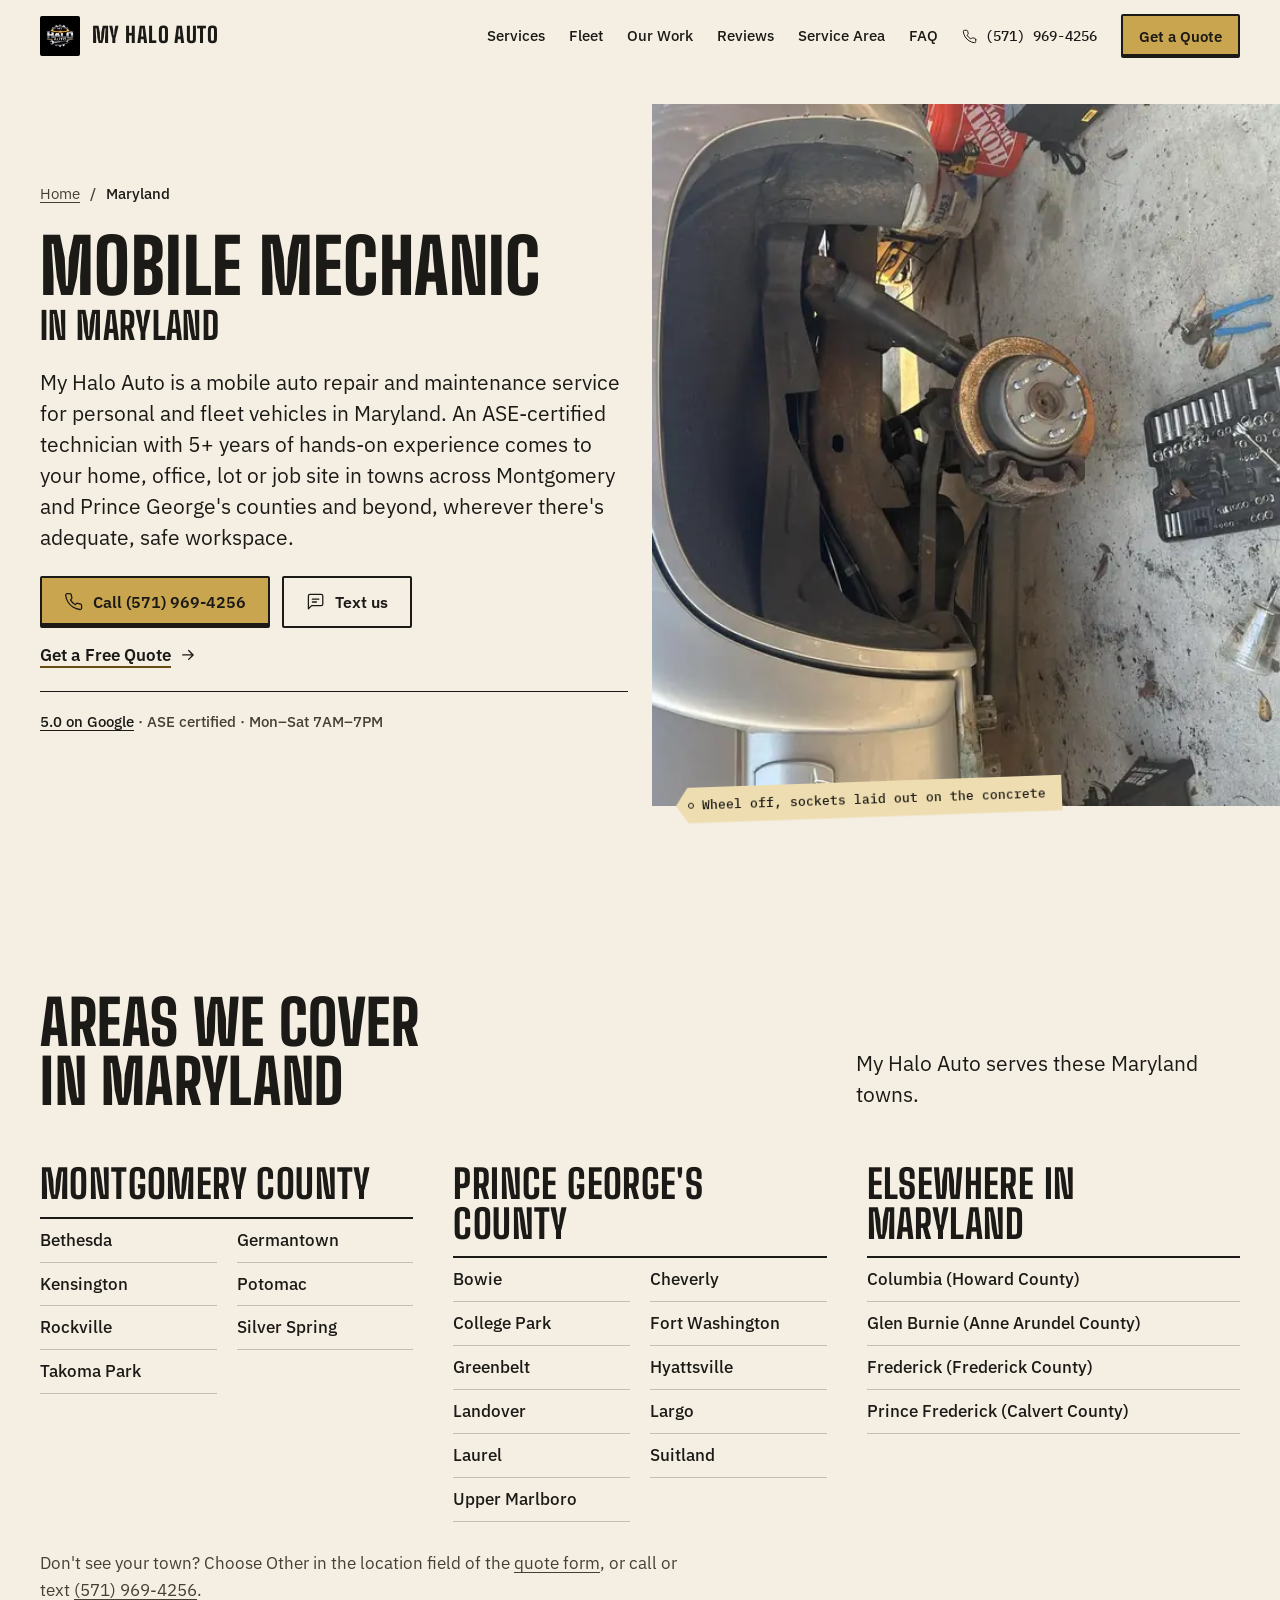
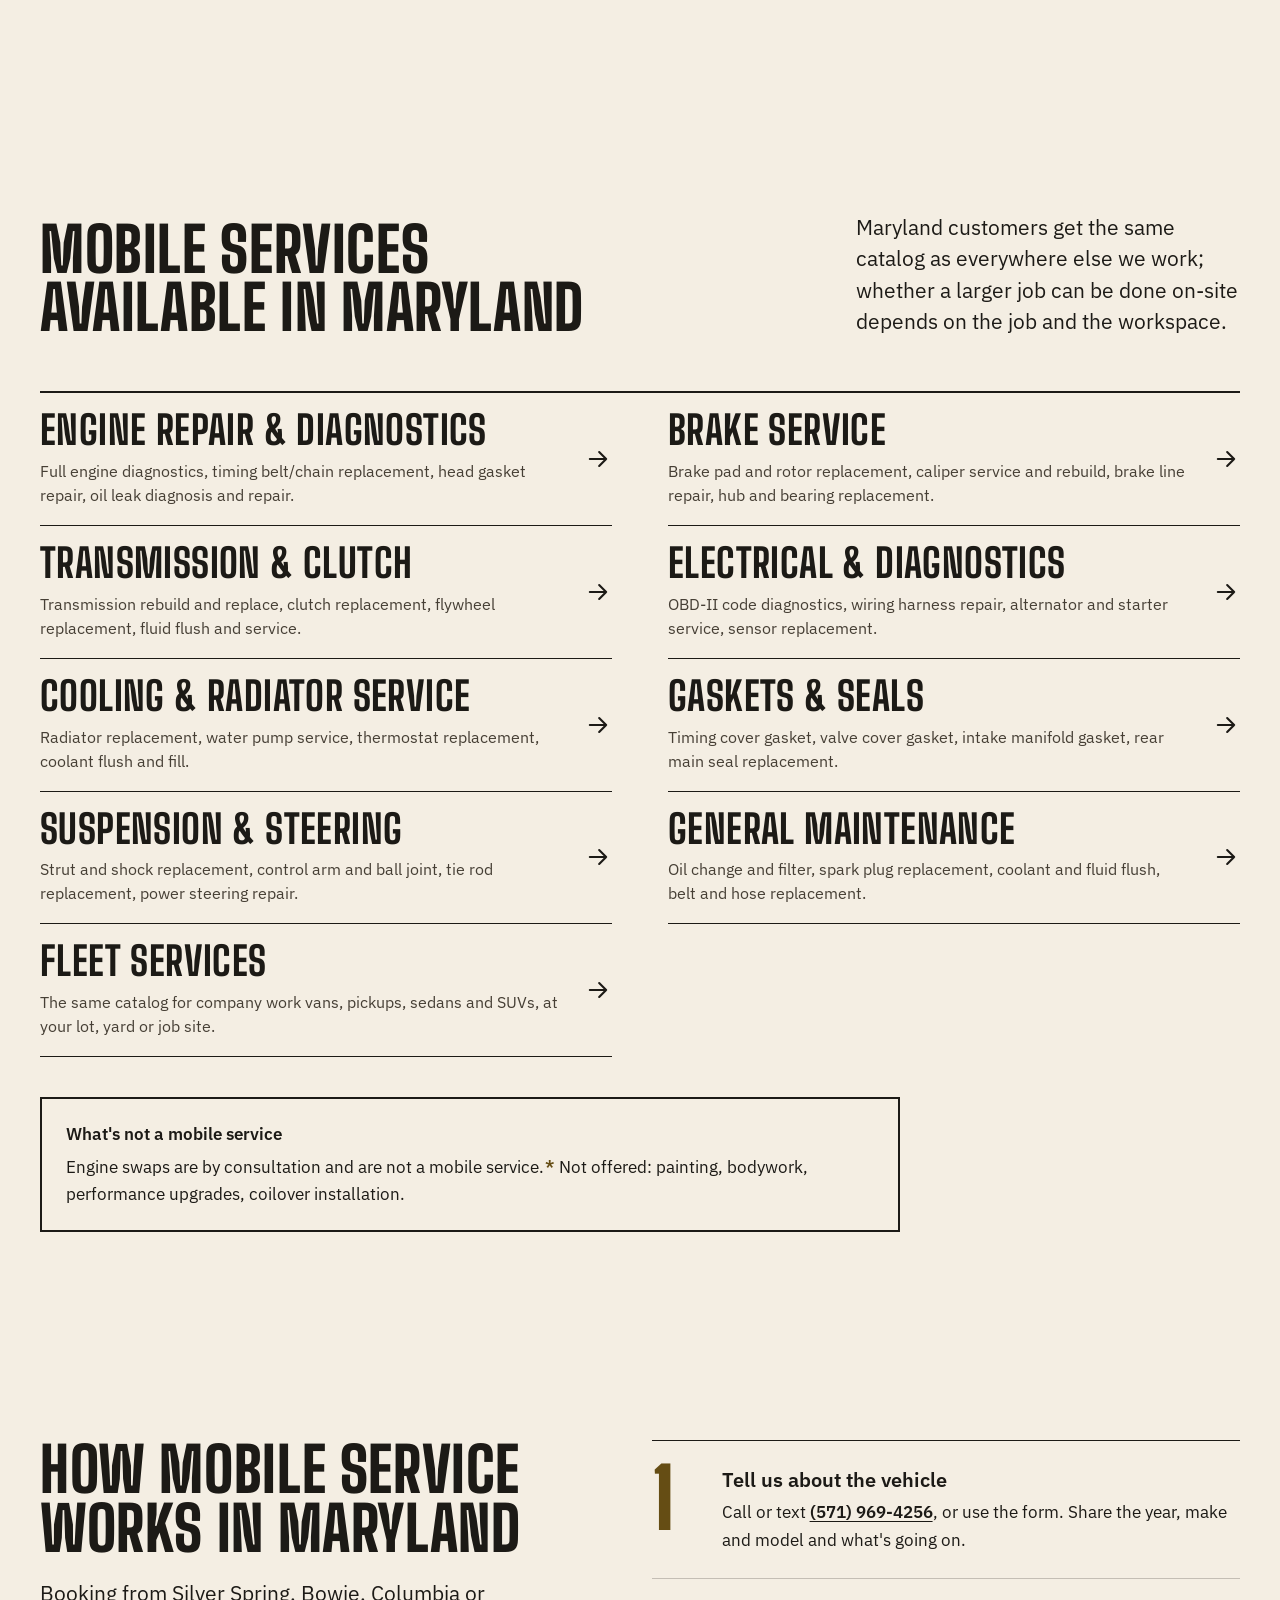
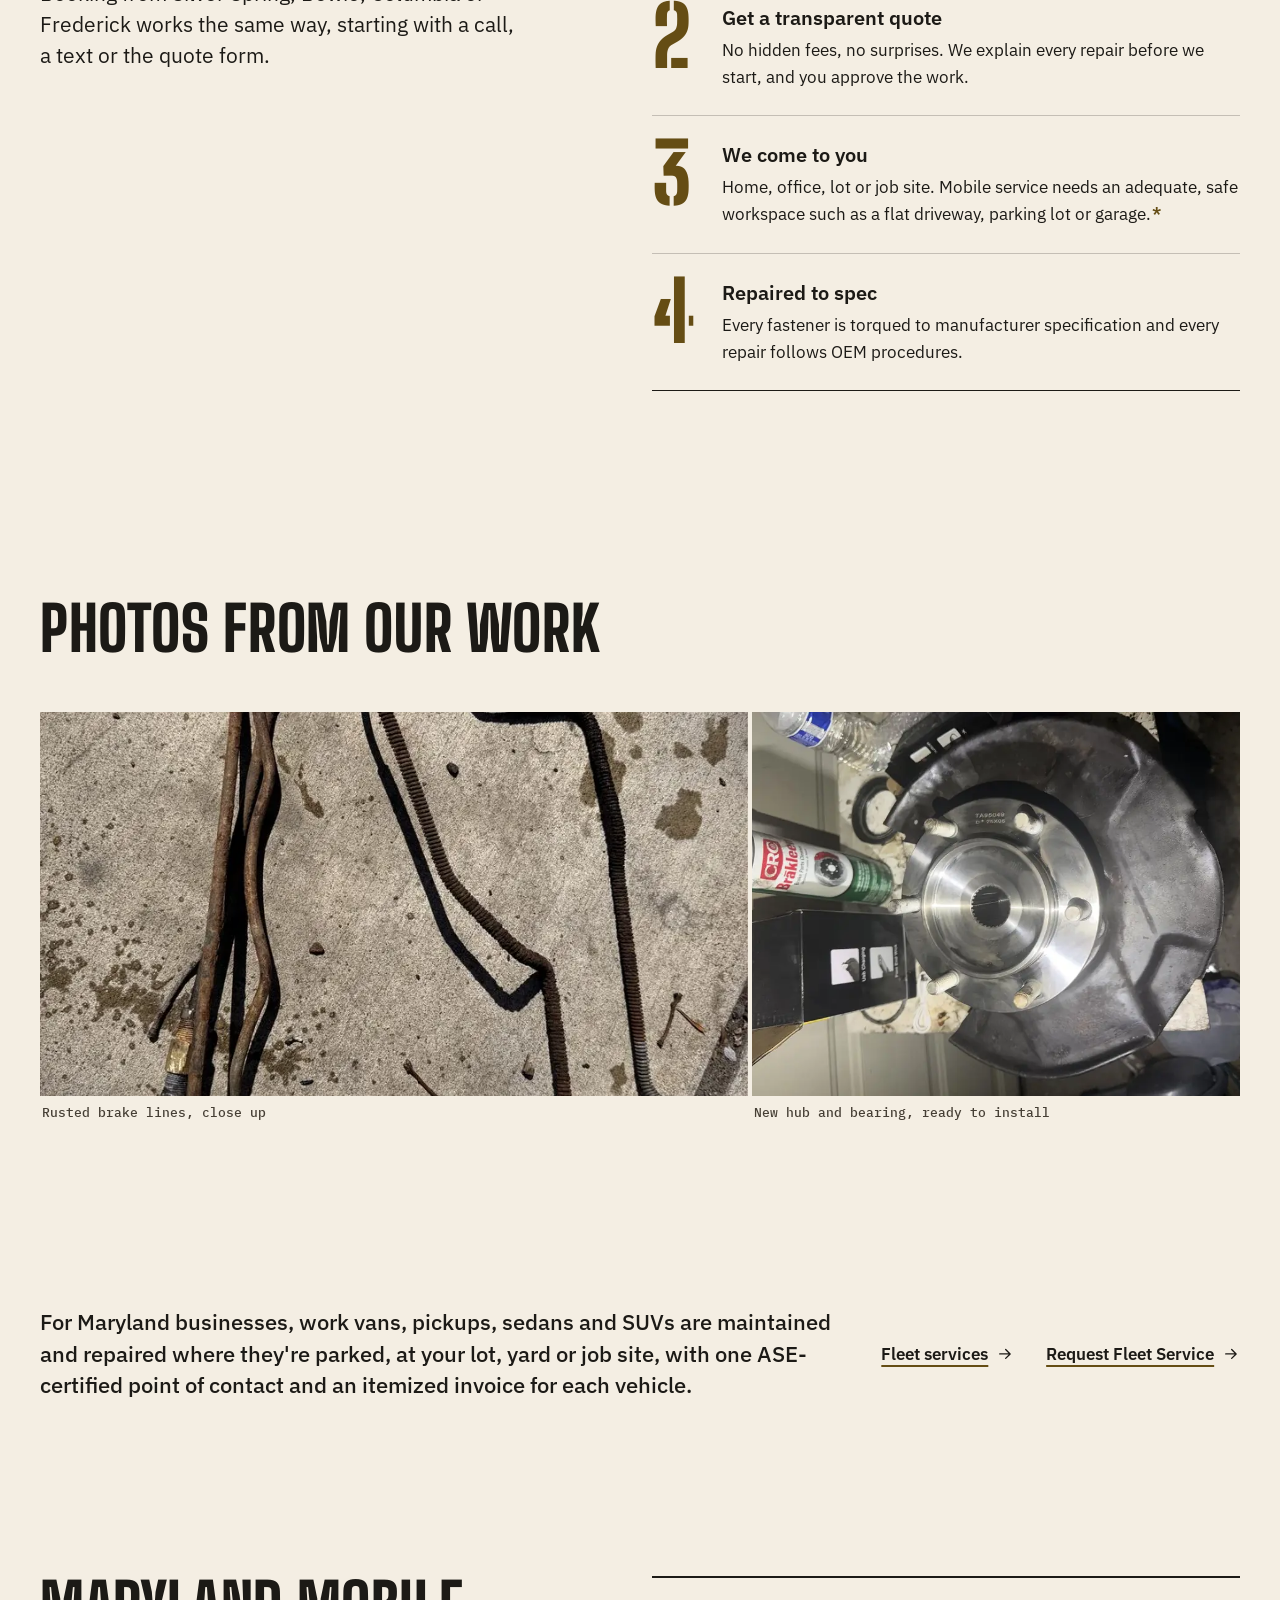
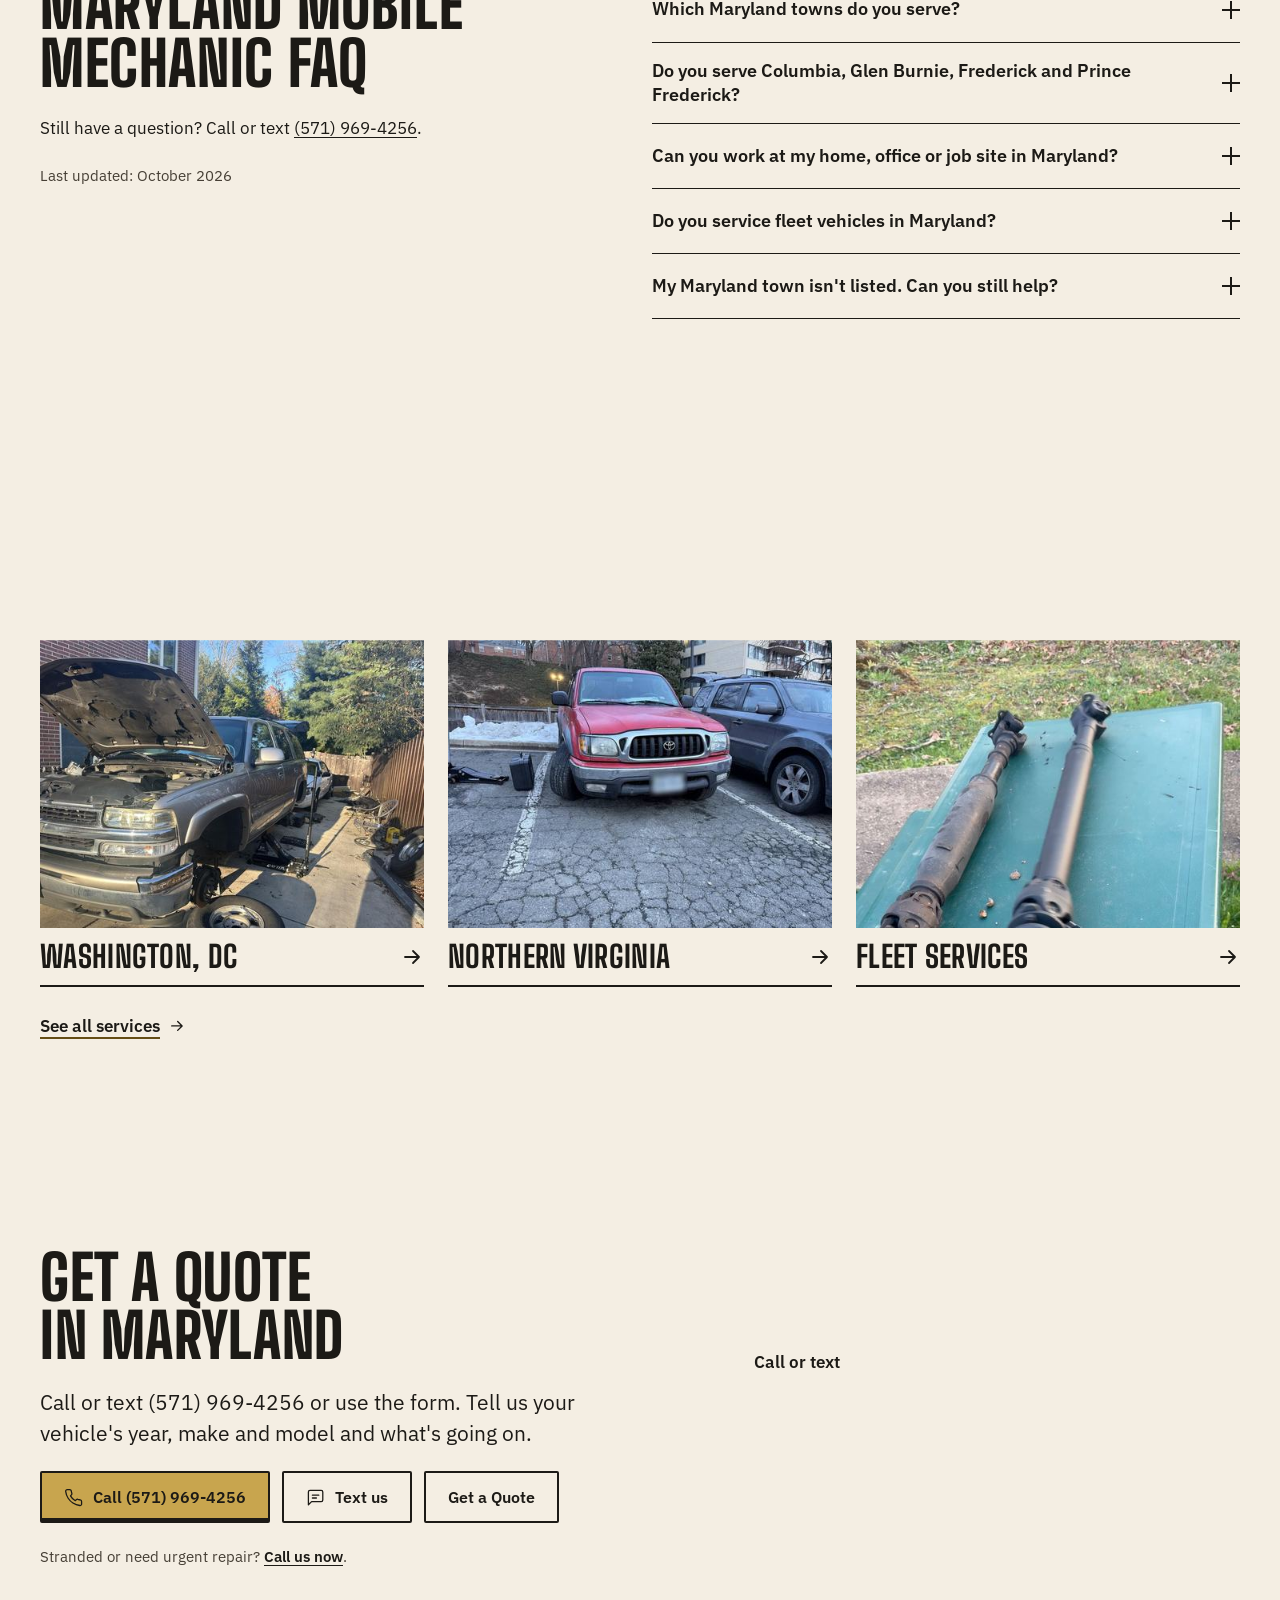
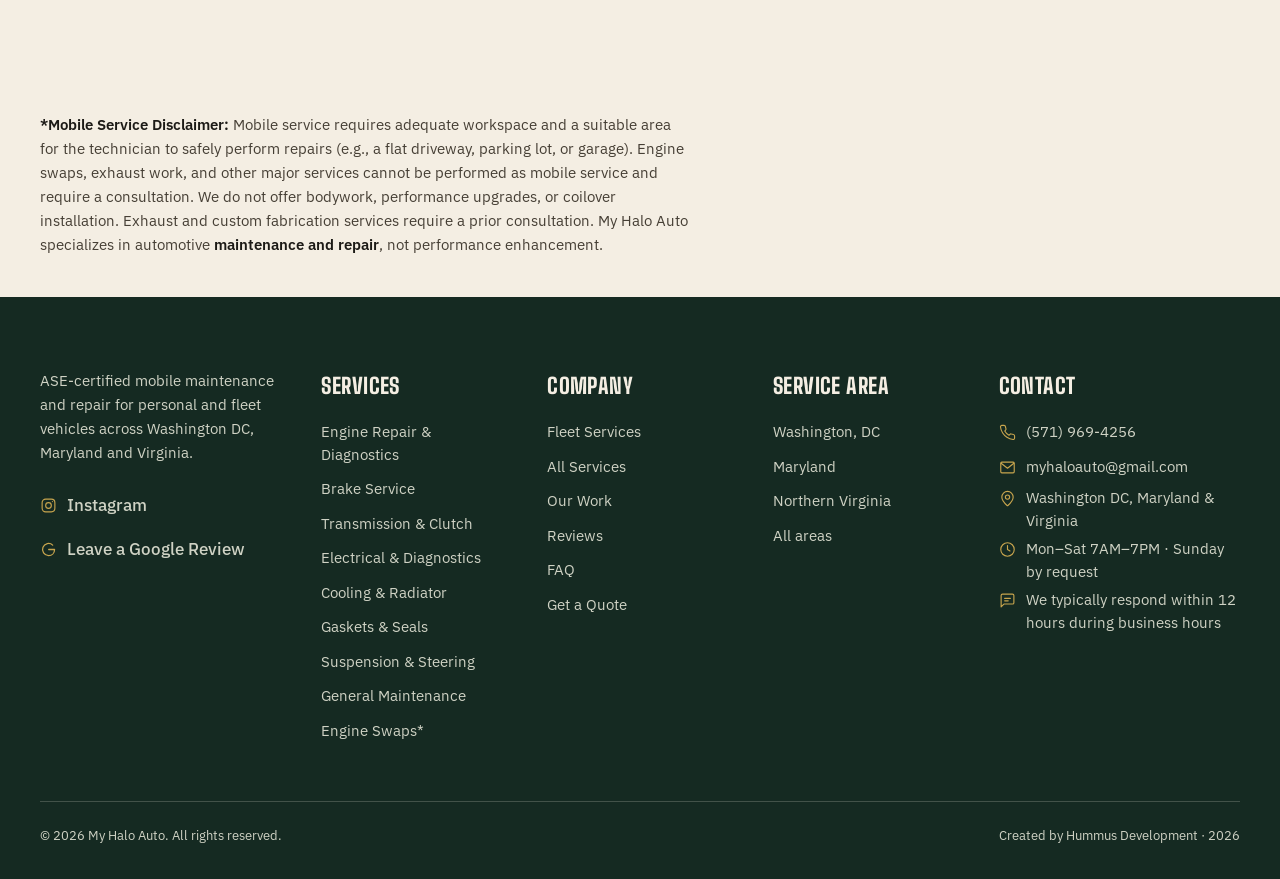
<file: maryland/index.html>
<!DOCTYPE html>
<html lang="en-US">
<head>
  <meta charset="UTF-8">
  <meta name="viewport" content="width=device-width, initial-scale=1.0, viewport-fit=cover">
  <title>Mobile Mechanic in Maryland | My Halo Auto</title>
  <meta name="description" content="ASE-certified mobile mechanic in Silver Spring, Bethesda, Rockville, College Park, Bowie, Laurel and more of Maryland. Call or text (571) 969-4256.">
  <meta name="robots" content="index, follow, max-image-preview:large, max-snippet:-1, max-video-preview:-1">
  <link rel="canonical" href="https://myhaloauto.com/maryland/">
  <link rel="preload" as="image" type="image/webp" imagesrcset="/images/suspension-hub-service-828.webp 828w, /images/suspension-hub-service-1200.webp 1200w" imagesizes="(min-width:1024px) 50vw, 100vw" fetchpriority="high">
  <meta name="theme-color" content="#F4EEE3">

  <link rel="icon" type="image/x-icon" href="/favicon.ico">
  <link rel="icon" type="image/png" sizes="32x32" href="/favicon-32x32.png">
  <link rel="icon" type="image/png" sizes="16x16" href="/favicon-16x16.png">
  <link rel="apple-touch-icon" sizes="180x180" href="/apple-touch-icon.png">

  <meta property="og:site_name" content="My Halo Auto">
  <meta property="og:title" content="Mobile Mechanic in Maryland | My Halo Auto">
  <meta property="og:description" content="ASE-certified mobile mechanic in Silver Spring, Bethesda, Rockville, College Park, Bowie, Laurel and more of Maryland. Call or text (571) 969-4256.">
  <meta property="og:type" content="website">
  <meta property="og:url" content="https://myhaloauto.com/maryland/">
  <meta property="og:image" content="https://myhaloauto.com/images/og/maryland.jpg">
  <meta property="og:image:width" content="1200">
  <meta property="og:image:height" content="630">
  <meta property="og:image:alt" content="Silver car with the front wheel removed and the hub and knuckle exposed, sockets laid out nearby">
  <meta property="og:locale" content="en_US">
  <meta name="twitter:card" content="summary_large_image">
  <meta name="twitter:title" content="Mobile Mechanic in Maryland | My Halo Auto">
  <meta name="twitter:description" content="ASE-certified mobile mechanic in Silver Spring, Bethesda, Rockville, College Park, Bowie, Laurel and more of Maryland. Call or text (571) 969-4256.">
  <meta name="twitter:image" content="https://myhaloauto.com/images/og/maryland.jpg">
  <meta name="twitter:image:alt" content="Silver car with the front wheel removed and the hub and knuckle exposed, sockets laid out nearby">

  <link rel="preconnect" href="https://fonts.googleapis.com">
  <link rel="preconnect" href="https://fonts.gstatic.com" crossorigin>
  <link rel="preload" as="style" href="https://fonts.googleapis.com/css2?family=Big+Shoulders:opsz,wght@10..72,700..800&family=IBM+Plex+Mono:wght@500&family=IBM+Plex+Sans:ital,wght@0,400;0,500;0,600;1,400&display=swap">
  <link href="https://fonts.googleapis.com/css2?family=Big+Shoulders:opsz,wght@10..72,700..800&family=IBM+Plex+Mono:wght@500&family=IBM+Plex+Sans:ital,wght@0,400;0,500;0,600;1,400&display=swap" rel="stylesheet" media="print" onload="this.media='all'">
  <noscript><link href="https://fonts.googleapis.com/css2?family=Big+Shoulders:opsz,wght@10..72,700..800&family=IBM+Plex+Mono:wght@500&family=IBM+Plex+Sans:ital,wght@0,400;0,500;0,600;1,400&display=swap" rel="stylesheet"></noscript>
  <link href="https://fonts.googleapis.com/css2?family=Big+Shoulders+Stencil:opsz,wght@10..72,800&text=0123456789&display=swap" rel="stylesheet" media="print" onload="this.media='all'">

  <link rel="stylesheet" href="/css/styles.css?v=12">
  <link rel="stylesheet" href="/css/pages.css?v=11">
  <script>document.documentElement.classList.add('js');</script>
  <!-- Structured data (schema.org) -->
  <script type="application/ld+json">
{
  "@context": "https://schema.org",
  "@graph": [
    {
      "@type": "AutoRepair",
      "@id": "https://myhaloauto.com/#business",
      "name": "My Halo Auto",
      "url": "https://myhaloauto.com/",
      "telephone": "+1-571-969-4256",
      "email": "myhaloauto@gmail.com",
      "logo": {
        "@id": "https://myhaloauto.com/#logo"
      },
      "image": [
        "https://myhaloauto.com/images/suv-driveway-service-hood-open-wide.jpeg",
        "https://myhaloauto.com/images/tacoma-parking-lot-service.jpeg"
      ],
      "description": "ASE-certified mobile auto maintenance and repair for personal and fleet vehicles in Washington DC, Maryland and Northern Virginia. Service is performed at the customer's location where there is adequate, safe workspace.",
      "address": {
        "@type": "PostalAddress",
        "addressCountry": "US"
      },
      "areaServed": [
        {
          "@type": "AdministrativeArea",
          "@id": "https://myhaloauto.com/#area-dc",
          "name": "Washington, DC",
          "sameAs": [
            "https://www.wikidata.org/wiki/Q61",
            "https://en.wikipedia.org/wiki/Washington,_D.C."
          ]
        },
        {
          "@type": "State",
          "@id": "https://myhaloauto.com/#area-md",
          "name": "Maryland",
          "sameAs": [
            "https://www.wikidata.org/wiki/Q1391",
            "https://en.wikipedia.org/wiki/Maryland"
          ]
        },
        {
          "@type": "State",
          "@id": "https://myhaloauto.com/#area-va",
          "name": "Virginia",
          "sameAs": [
            "https://www.wikidata.org/wiki/Q1370",
            "https://en.wikipedia.org/wiki/Virginia"
          ]
        }
      ],
      "hasMap": "https://www.google.com/maps?cid=9481235155550204168",
      "openingHoursSpecification": [
        {
          "@type": "OpeningHoursSpecification",
          "dayOfWeek": [
            "Monday",
            "Tuesday",
            "Wednesday",
            "Thursday",
            "Friday",
            "Saturday"
          ],
          "opens": "07:00",
          "closes": "19:00"
        }
      ],
      "contactPoint": {
        "@type": "ContactPoint",
        "contactType": "customer service",
        "telephone": "+1-571-969-4256",
        "email": "myhaloauto@gmail.com",
        "areaServed": [
          "US-DC",
          "US-MD",
          "US-VA"
        ],
        "hoursAvailable": {
          "@type": "OpeningHoursSpecification",
          "dayOfWeek": [
            "Monday",
            "Tuesday",
            "Wednesday",
            "Thursday",
            "Friday",
            "Saturday"
          ],
          "opens": "07:00",
          "closes": "19:00"
        }
      },
      "hasCredential": {
        "@type": "EducationalOccupationalCredential",
        "name": "ASE Certification",
        "credentialCategory": "certification",
        "recognizedBy": {
          "@type": "Organization",
          "name": "National Institute for Automotive Service Excellence (ASE)"
        }
      },
      "knowsAbout": [
        "Engine Repair & Diagnostics",
        "Brake Service",
        "Transmission & Clutch",
        "Electrical & Diagnostics",
        "Cooling & Radiator Service",
        "Gaskets & Seals",
        "Suspension & Steering",
        "General Maintenance",
        "Engine swaps",
        "Fleet vehicle maintenance"
      ],
      "sameAs": [
        "https://www.instagram.com/myhalo.auto/",
        "https://www.google.com/maps?cid=9481235155550204168"
      ],
      "hasOfferCatalog": {
        "@type": "OfferCatalog",
        "@id": "https://myhaloauto.com/services/#catalog",
        "name": "Mobile auto repair services",
        "url": "https://myhaloauto.com/services/"
      }
    },
    {
      "@type": "ImageObject",
      "@id": "https://myhaloauto.com/#logo",
      "url": "https://myhaloauto.com/images/logo-mark.png",
      "contentUrl": "https://myhaloauto.com/images/logo-mark.png",
      "width": 128,
      "height": 128,
      "caption": "My Halo Auto"
    },
    {
      "@type": "WebSite",
      "@id": "https://myhaloauto.com/#website",
      "url": "https://myhaloauto.com/",
      "name": "My Halo Auto",
      "publisher": {
        "@id": "https://myhaloauto.com/#business"
      },
      "inLanguage": "en-US"
    },
    {
      "@type": "WebPage",
      "@id": "https://myhaloauto.com/maryland/#webpage",
      "url": "https://myhaloauto.com/maryland/",
      "name": "Mobile Mechanic in Maryland | My Halo Auto",
      "description": "ASE-certified mobile mechanic in Silver Spring, Bethesda, Rockville, College Park, Bowie, Laurel and more of Maryland. Call or text (571) 969-4256.",
      "isPartOf": {
        "@id": "https://myhaloauto.com/#website"
      },
      "about": {
        "@id": "https://myhaloauto.com/#business"
      },
      "inLanguage": "en-US",
      "primaryImageOfPage": {
        "@type": "ImageObject",
        "url": "https://myhaloauto.com/images/suspension-hub-service.jpeg",
        "width": 1200,
        "height": 900
      },
      "dateModified": "2026-10-01",
      "breadcrumb": {
        "@id": "https://myhaloauto.com/maryland/#breadcrumb"
      },
      "mainEntity": {
        "@id": "https://myhaloauto.com/maryland/#service"
      },
      "hasPart": {
        "@id": "https://myhaloauto.com/maryland/#faq"
      }
    },
    {
      "@type": "Service",
      "@id": "https://myhaloauto.com/maryland/#service",
      "name": "Mobile Auto Repair in Maryland",
      "serviceType": "Mobile auto maintenance and repair",
      "url": "https://myhaloauto.com/maryland/",
      "description": "My Halo Auto is a mobile auto repair and maintenance service for personal and fleet vehicles in Maryland. An ASE-certified technician with 5+ years of hands-on experience comes to your home, office, lot or job site in towns across Montgomery and Prince George's counties and beyond, wherever there's adequate, safe workspace.",
      "provider": {
        "@id": "https://myhaloauto.com/#business"
      },
      "areaServed": [
        {
          "@type": "City",
          "name": "Bethesda",
          "containedInPlace": {
            "@id": "https://myhaloauto.com/#area-md"
          }
        },
        {
          "@type": "City",
          "name": "Germantown",
          "containedInPlace": {
            "@id": "https://myhaloauto.com/#area-md"
          }
        },
        {
          "@type": "City",
          "name": "Kensington",
          "containedInPlace": {
            "@id": "https://myhaloauto.com/#area-md"
          }
        },
        {
          "@type": "City",
          "name": "Potomac",
          "containedInPlace": {
            "@id": "https://myhaloauto.com/#area-md"
          }
        },
        {
          "@type": "City",
          "name": "Rockville",
          "containedInPlace": {
            "@id": "https://myhaloauto.com/#area-md"
          }
        },
        {
          "@type": "City",
          "name": "Silver Spring",
          "containedInPlace": {
            "@id": "https://myhaloauto.com/#area-md"
          }
        },
        {
          "@type": "City",
          "name": "Takoma Park",
          "containedInPlace": {
            "@id": "https://myhaloauto.com/#area-md"
          }
        },
        {
          "@type": "City",
          "name": "Bowie",
          "containedInPlace": {
            "@id": "https://myhaloauto.com/#area-md"
          }
        },
        {
          "@type": "City",
          "name": "Cheverly",
          "containedInPlace": {
            "@id": "https://myhaloauto.com/#area-md"
          }
        },
        {
          "@type": "City",
          "name": "College Park",
          "containedInPlace": {
            "@id": "https://myhaloauto.com/#area-md"
          }
        },
        {
          "@type": "City",
          "name": "Fort Washington",
          "containedInPlace": {
            "@id": "https://myhaloauto.com/#area-md"
          }
        },
        {
          "@type": "City",
          "name": "Greenbelt",
          "containedInPlace": {
            "@id": "https://myhaloauto.com/#area-md"
          }
        },
        {
          "@type": "City",
          "name": "Hyattsville",
          "containedInPlace": {
            "@id": "https://myhaloauto.com/#area-md"
          }
        },
        {
          "@type": "City",
          "name": "Landover",
          "containedInPlace": {
            "@id": "https://myhaloauto.com/#area-md"
          }
        },
        {
          "@type": "City",
          "name": "Largo",
          "containedInPlace": {
            "@id": "https://myhaloauto.com/#area-md"
          }
        },
        {
          "@type": "City",
          "name": "Laurel",
          "containedInPlace": {
            "@id": "https://myhaloauto.com/#area-md"
          }
        },
        {
          "@type": "City",
          "name": "Suitland",
          "containedInPlace": {
            "@id": "https://myhaloauto.com/#area-md"
          }
        },
        {
          "@type": "City",
          "name": "Upper Marlboro",
          "containedInPlace": {
            "@id": "https://myhaloauto.com/#area-md"
          }
        },
        {
          "@type": "City",
          "name": "Columbia",
          "containedInPlace": {
            "@id": "https://myhaloauto.com/#area-md"
          }
        },
        {
          "@type": "City",
          "name": "Glen Burnie",
          "containedInPlace": {
            "@id": "https://myhaloauto.com/#area-md"
          }
        },
        {
          "@type": "City",
          "name": "Frederick",
          "containedInPlace": {
            "@id": "https://myhaloauto.com/#area-md"
          }
        },
        {
          "@type": "City",
          "name": "Prince Frederick",
          "containedInPlace": {
            "@id": "https://myhaloauto.com/#area-md"
          }
        }
      ],
      "hasOfferCatalog": {
        "@type": "OfferCatalog",
        "@id": "https://myhaloauto.com/services/#catalog",
        "name": "Mobile auto repair services",
        "url": "https://myhaloauto.com/services/"
      },
      "image": "https://myhaloauto.com/images/suspension-hub-service.jpeg",
      "availableChannel": {
        "@type": "ServiceChannel",
        "serviceUrl": "https://myhaloauto.com/#contact",
        "servicePhone": {
          "@type": "ContactPoint",
          "telephone": "+1-571-969-4256"
        },
        "serviceSmsNumber": {
          "@type": "ContactPoint",
          "telephone": "+1-571-969-4256"
        }
      }
    },
    {
      "@type": "BreadcrumbList",
      "@id": "https://myhaloauto.com/maryland/#breadcrumb",
      "itemListElement": [
        {
          "@type": "ListItem",
          "position": 1,
          "name": "Home",
          "item": "https://myhaloauto.com/"
        },
        {
          "@type": "ListItem",
          "position": 2,
          "name": "Maryland",
          "item": "https://myhaloauto.com/maryland/"
        }
      ]
    },
    {
      "@type": "FAQPage",
      "@id": "https://myhaloauto.com/maryland/#faq",
      "url": "https://myhaloauto.com/maryland/",
      "isPartOf": {
        "@id": "https://myhaloauto.com/maryland/#webpage"
      },
      "mainEntity": [
        {
          "@type": "Question",
          "name": "Which Maryland towns do you serve?",
          "acceptedAnswer": {
            "@type": "Answer",
            "text": "In Montgomery County: Bethesda, Germantown, Kensington, Potomac, Rockville, Silver Spring and Takoma Park. In Prince George's County: Bowie, Cheverly, College Park, Fort Washington, Greenbelt, Hyattsville, Landover, Largo, Laurel, Suitland and Upper Marlboro. Elsewhere in Maryland: Columbia (Howard County), Glen Burnie (Anne Arundel County), Frederick (Frederick County) and Prince Frederick (Calvert County)."
          }
        },
        {
          "@type": "Question",
          "name": "Do you serve Columbia, Glen Burnie, Frederick and Prince Frederick?",
          "acceptedAnswer": {
            "@type": "Answer",
            "text": "Yes. Columbia, Glen Burnie, Frederick and Prince Frederick are on the service list, along with towns in Montgomery and Prince George's counties."
          }
        },
        {
          "@type": "Question",
          "name": "Can you work at my home, office or job site in Maryland?",
          "acceptedAnswer": {
            "@type": "Answer",
            "text": "Yes, as long as the spot has a flat, level area and room to work safely around the vehicle, such as a driveway, parking lot or garage. Because the work happens where the vehicle is, you skip the tow, the ride-share and the waiting room."
          }
        },
        {
          "@type": "Question",
          "name": "Do you service fleet vehicles in Maryland?",
          "acceptedAnswer": {
            "@type": "Answer",
            "text": "Yes. Company work vans, pickups, sedans and SUVs in Maryland, including Silver Spring, Bethesda, Rockville, College Park, Bowie and Laurel, are serviced at your lot, yard or job site. You deal with one ASE-certified point of contact, scheduling goes through your fleet manager, and every vehicle gets an itemized invoice."
          }
        },
        {
          "@type": "Question",
          "name": "My Maryland town isn't listed. Can you still help?",
          "acceptedAnswer": {
            "@type": "Answer",
            "text": "Possibly. Choose Other in the location field of the quote form, or call or text (571) 969-4256 with your town and vehicle."
          }
        }
      ]
    }
  ]
}
  </script>
</head>
<body>
  <a class="skip-link" href="#main">Skip to content</a>
  <nav id="navbar" class="navbar" aria-label="Main">
    <div class="nav-container">
      <a href="/" class="nav-logo" aria-label="My Halo Auto, home">
        <img src="/images/logo-mark.png" alt="" class="nav-logo-img" width="40" height="40">
        <span class="logo-text">My Halo Auto</span>
      </a>
      <ul class="nav-menu" id="navMenu">
        <li><a href="/services/" class="nav-link">Services</a></li>
        <li><a href="/fleet-services/" class="nav-link">Fleet</a></li>
        <li><a href="/#gallery" class="nav-link">Our Work</a></li>
        <li><a href="/#reviews" class="nav-link">Reviews</a></li>
        <li><a href="/#service-area" class="nav-link">Service Area</a></li>
        <li><a href="/#faq" class="nav-link">FAQ</a></li>
        <li class="nav-phone-item"><a href="tel:+15719694256" class="nav-phone"><svg class="ico" aria-hidden="true" focusable="false"><use href="/images/icons.svg#i-phone"></use></svg> (571) 969-4256</a></li>
        <li class="nav-cta-item"><a href="/#contact" class="nav-link cta-link">Get a Quote</a></li>
      </ul>
      <a href="tel:+15719694256" class="btn btn--call nav-call" aria-label="Call (571) 969-4256"><svg class="ico" aria-hidden="true" focusable="false"><use href="/images/icons.svg#i-phone"></use></svg><span>Call</span></a>
      <button class="hamburger" id="hamburger" type="button" aria-label="Open menu" aria-expanded="false" aria-controls="navMenu">
        <span class="bar"></span><span class="bar"></span><span class="bar"></span>
      </button>
    </div>
    <div class="nav-backdrop" id="navBackdrop"></div>
  </nav>

  <main id="main">

    <!-- Page hero -->
    <header class="page-hero" data-bg="paper">
      <div class="wrap page-hero__grid">
        <div class="page-hero__copy">
          <nav aria-label="Breadcrumb" class="breadcrumb"><ol><li><a href="/">Home</a></li><li aria-current="page">Maryland</li></ol></nav>
          <h1>Mobile Mechanic <span class="h1__where">in Maryland</span></h1>
          <p class="lede">My Halo Auto is a mobile auto repair and maintenance service for personal and fleet vehicles in Maryland. An ASE-certified technician with 5+ years of hands-on experience comes to your home, office, lot or job site in towns across Montgomery and Prince George's counties and beyond, wherever there's adequate, safe workspace.</p>
          <div class="page-hero__links">
            <div class="btn-row hero__cta">
              <a href="tel:+15719694256" class="btn btn--call"><svg class="ico" aria-hidden="true" focusable="false"><use href="/images/icons.svg#i-phone"></use></svg> Call (571) 969-4256</a>
              <a href="sms:+15719694256?body=Hi%2C%20I%20need%20a%20quote%20for%20auto%20repair." class="btn btn--line"><svg class="ico" aria-hidden="true" focusable="false"><use href="/images/icons.svg#i-message"></use></svg> Text us</a>
            </div>
            <div><a href="/#contact" class="textlink">Get a Free Quote <svg class="ico" aria-hidden="true" focusable="false"><use href="/images/icons.svg#i-arrow-right"></use></svg></a></div>
          </div>
          <p class="proof-line"><a href="/#reviews">5.0 on Google</a> &middot; ASE certified &middot; Mon&ndash;Sat 7AM&ndash;7PM</p>
        </div>
        <div class="page-hero__media bleed-r">
          <figure class="shot" data-reveal="door">
            <div class="shot__img"><picture><source type="image/webp" srcset="/images/suspension-hub-service-828.webp 828w, /images/suspension-hub-service-1200.webp 1200w" sizes="(min-width:1024px) 50vw, 100vw"><img sizes="(min-width:1024px) 50vw, 100vw" srcset="/images/suspension-hub-service-828.jpg 828w, /images/suspension-hub-service.jpeg 1200w" src="/images/suspension-hub-service-828.jpg" alt="Silver car with the front wheel removed and the hub and knuckle exposed, sockets laid out nearby" width="1200" height="900" fetchpriority="high" decoding="async" style="object-position:62% 50%"></picture></div>
            <figcaption class="tag" data-reveal="tag">Wheel off, sockets laid out on the concrete</figcaption>
          </figure>
        </div>
      </div>
    </header>

    <!-- Areas -->
    <section class="sec area" data-bg="sand" aria-labelledby="areas-title">
      <div class="wrap">
        <div class="sec-head sec-head--row">
          <h2 id="areas-title" data-reveal>Areas We Cover in Maryland</h2>
          <p class="lede">My Halo Auto serves these Maryland towns.</p>
        </div>
        <div class="states states--region states--n3">
          <div class="states__col">
            <h3>Montgomery County</h3>
            <ul><li>Bethesda</li><li>Germantown</li><li>Kensington</li><li>Potomac</li><li>Rockville</li><li>Silver Spring</li><li>Takoma Park</li></ul>
          </div>
          <div class="states__col">
            <h3>Prince George's County</h3>
            <ul><li>Bowie</li><li>Cheverly</li><li>College Park</li><li>Fort Washington</li><li>Greenbelt</li><li>Hyattsville</li><li>Landover</li><li>Largo</li><li>Laurel</li><li>Suitland</li><li>Upper Marlboro</li></ul>
          </div>
          <div class="states__col">
            <h3>Elsewhere in Maryland</h3>
            <ul class="states__one"><li>Columbia (Howard County)</li><li>Glen Burnie (Anne Arundel County)</li><li>Frederick (Frederick County)</li><li>Prince Frederick (Calvert County)</li></ul>
          </div>
        </div>
        <p class="area__foot">Don't see your town? Choose Other in the location field of the <a href="/#contact">quote form</a>, or call or text <a href="tel:+15719694256">(571) 969-4256</a>.</p>
      </div>
    </section>

    <!-- Services -->
    <section class="sec" data-bg="paper" aria-labelledby="svc-title">
      <div class="wrap">
        <div class="sec-head sec-head--row">
          <h2 id="svc-title" data-reveal>Mobile Services Available in Maryland</h2>
          <p class="lede">Maryland customers get the same catalog as everywhere else we work; whether a larger job can be done on-site depends on the job and the workspace.</p>
        </div>
        <div class="index__list index__list--2">
            <a class="index__row" href="/services/engine-repair/"><h3 class="index__name">Engine Repair &amp; Diagnostics</h3><p class="index__desc">Full engine diagnostics, timing belt/chain replacement, head gasket repair, oil leak diagnosis and repair.</p><svg class="ico index__arrow" aria-hidden="true" focusable="false"><use href="/images/icons.svg#i-arrow-right"></use></svg></a>
            <a class="index__row" href="/services/brake-repair/"><h3 class="index__name">Brake Service</h3><p class="index__desc">Brake pad and rotor replacement, caliper service and rebuild, brake line repair, hub and bearing replacement.</p><svg class="ico index__arrow" aria-hidden="true" focusable="false"><use href="/images/icons.svg#i-arrow-right"></use></svg></a>
            <a class="index__row" href="/services/transmission-clutch/"><h3 class="index__name">Transmission &amp; Clutch</h3><p class="index__desc">Transmission rebuild and replace, clutch replacement, flywheel replacement, fluid flush and service.</p><svg class="ico index__arrow" aria-hidden="true" focusable="false"><use href="/images/icons.svg#i-arrow-right"></use></svg></a>
            <a class="index__row" href="/services/electrical-diagnostics/"><h3 class="index__name">Electrical &amp; Diagnostics</h3><p class="index__desc">OBD-II code diagnostics, wiring harness repair, alternator and starter service, sensor replacement.</p><svg class="ico index__arrow" aria-hidden="true" focusable="false"><use href="/images/icons.svg#i-arrow-right"></use></svg></a>
            <a class="index__row" href="/services/cooling-system/"><h3 class="index__name">Cooling &amp; Radiator Service</h3><p class="index__desc">Radiator replacement, water pump service, thermostat replacement, coolant flush and fill.</p><svg class="ico index__arrow" aria-hidden="true" focusable="false"><use href="/images/icons.svg#i-arrow-right"></use></svg></a>
            <a class="index__row" href="/services/gaskets-seals/"><h3 class="index__name">Gaskets &amp; Seals</h3><p class="index__desc">Timing cover gasket, valve cover gasket, intake manifold gasket, rear main seal replacement.</p><svg class="ico index__arrow" aria-hidden="true" focusable="false"><use href="/images/icons.svg#i-arrow-right"></use></svg></a>
            <a class="index__row" href="/services/suspension-steering/"><h3 class="index__name">Suspension &amp; Steering</h3><p class="index__desc">Strut and shock replacement, control arm and ball joint, tie rod replacement, power steering repair.</p><svg class="ico index__arrow" aria-hidden="true" focusable="false"><use href="/images/icons.svg#i-arrow-right"></use></svg></a>
            <a class="index__row" href="/services/maintenance/"><h3 class="index__name">General Maintenance</h3><p class="index__desc">Oil change and filter, spark plug replacement, coolant and fluid flush, belt and hose replacement.</p><svg class="ico index__arrow" aria-hidden="true" focusable="false"><use href="/images/icons.svg#i-arrow-right"></use></svg></a>
            <a class="index__row" href="/fleet-services/"><h3 class="index__name">Fleet Services</h3><p class="index__desc">The same catalog for company work vans, pickups, sedans and SUVs, at your lot, yard or job site.</p><svg class="ico index__arrow" aria-hidden="true" focusable="false"><use href="/images/icons.svg#i-arrow-right"></use></svg></a>
        </div>
        <div class="notebox" data-reveal>
          <p class="notebox__title">What's not a mobile service</p>
          <p>Engine swaps are by consultation and are not a mobile service.<a href="#disclaimer" class="fn-ref" aria-label="See mobile service disclaimer">*</a> Not offered: painting, bodywork, performance upgrades, coilover installation.</p>
        </div>
      </div>
    </section>

    <!-- How it works -->
    <section class="sec" data-bg="green" aria-labelledby="how-title">
      <div class="wrap steps__grid">
        <div class="steps__head">
          <h2 id="how-title" data-reveal>How Mobile Service Works in Maryland</h2>
          <p class="lede">Booking from Silver Spring, Bowie, Columbia or Frederick works the same way, starting with a call, a text or the quote form.</p>
        </div>
          <ol class="steps steps--2">
            <li class="step" data-reveal style="--d:1"><span class="step__n" aria-hidden="true">1</span><h3 class="step__title">Tell us about the vehicle</h3><p>Call or text <a href="tel:+15719694256" class="step__tel">(571) 969-4256</a>, or use the form. Share the year, make and model and what's going on.</p></li>
            <li class="step" data-reveal style="--d:2"><span class="step__n" aria-hidden="true">2</span><h3 class="step__title">Get a transparent quote</h3><p>No hidden fees, no surprises. We explain every repair before we start, and you approve the work.</p></li>
            <li class="step" data-reveal style="--d:3"><span class="step__n" aria-hidden="true">3</span><h3 class="step__title">We come to you</h3><p>Home, office, lot or job site. Mobile service needs an adequate, safe workspace such as a flat driveway, parking lot or garage.<a href="#disclaimer" class="fn-ref" aria-label="See mobile service disclaimer">*</a></p></li>
            <li class="step" data-reveal style="--d:4"><span class="step__n" aria-hidden="true">4</span><h3 class="step__title">Repaired to spec</h3><p>Every fastener is torqued to manufacturer specification and every repair follows OEM procedures.</p></li>
          </ol>
      </div>
    </section>

    <!-- Photos -->
    <section class="sec" data-bg="brass" aria-labelledby="photos-title">
      <div class="wrap">
        <div class="sec-head">
          <h2 id="photos-title" data-reveal>Photos from Our Work</h2>
        </div>
        <div class="work-sheet work-sheet--2">
          <figure data-reveal="door" style="--d:0">
            <div class="shot__img"><picture><source type="image/webp" srcset="/images/brake-lines-closeup-800.webp"><img src="/images/brake-lines-closeup.jpeg" alt="Rusted brake lines removed from a vehicle, close up on the concrete" width="800" height="1066" loading="lazy" decoding="async" style="object-position:50% 50%"></picture></div>
            <figcaption class="cap">Rusted brake lines, close up</figcaption>
          </figure>
          <figure data-reveal="door" style="--d:1">
            <div class="shot__img"><picture><source type="image/webp" srcset="/images/new-hub-bearing-828.webp 828w, /images/new-hub-bearing-1200.webp 1200w" sizes="(min-width:1024px) 50vw, 100vw"><img sizes="(min-width:1024px) 50vw, 100vw" srcset="/images/new-hub-bearing-828.jpg 828w, /images/new-hub-bearing.jpeg 1200w" src="/images/new-hub-bearing-828.jpg" alt="New wheel hub and bearing assembly ready for installation" width="1200" height="900" loading="lazy" decoding="async" style="object-position:50% 50%"></picture></div>
            <figcaption class="cap">New hub and bearing, ready to install</figcaption>
          </figure>
        </div>
      </div>
    </section>

    <!-- Fleet line -->
    <section class="sec sec--tight fleet-line" data-bg="sage" aria-label="Fleet vehicles">
      <div class="wrap fleet-line__inner">
        <p class="fleet-line__text">For Maryland businesses, work vans, pickups, sedans and SUVs are maintained and repaired where they're parked, at your lot, yard or job site, with one ASE-certified point of contact and an itemized invoice for each vehicle.</p>
        <div class="fleet-line__links">
          <a class="textlink" href="/fleet-services/">Fleet services <svg class="ico" aria-hidden="true" focusable="false"><use href="/images/icons.svg#i-arrow-right"></use></svg></a>
          <a class="textlink" href="/?service=fleet#contact">Request Fleet Service <svg class="ico" aria-hidden="true" focusable="false"><use href="/images/icons.svg#i-arrow-right"></use></svg></a>
        </div>
      </div>
    </section>

    <!-- FAQ -->
    <section class="sec" data-bg="sand" aria-labelledby="faq-title">
      <div class="wrap faq__grid">
        <div class="faq__side">
          <h2 id="faq-title" data-reveal>Maryland Mobile Mechanic FAQ</h2>
          <p>Still have a question? Call or text <a href="tel:+15719694256">(571) 969-4256</a>.</p>
          <p class="fine">Last updated: October 2026</p>
        </div>
        <div class="faq__main">
          <div class="faq-list">
<div class="faq-item">
<h3 class="faq-q"><button aria-controls="faq-maryland-1" aria-expanded="false" class="faq-question" id="faq-maryland-1-q" type="button"><span>Which Maryland towns do you serve?</span><span class="faq-mark" aria-hidden="true"></span></button></h3>
<div aria-labelledby="faq-maryland-1-q" class="faq-answer" id="faq-maryland-1" role="region"><div class="faq-answer__inner"><p>In Montgomery County: Bethesda, Germantown, Kensington, Potomac, Rockville, Silver Spring and Takoma Park. In Prince George's County: Bowie, Cheverly, College Park, Fort Washington, Greenbelt, Hyattsville, Landover, Largo, Laurel, Suitland and Upper Marlboro. Elsewhere in Maryland: Columbia (Howard County), Glen Burnie (Anne Arundel County), Frederick (Frederick County) and Prince Frederick (Calvert County).</p></div></div>
</div>
<div class="faq-item">
<h3 class="faq-q"><button aria-controls="faq-maryland-2" aria-expanded="false" class="faq-question" id="faq-maryland-2-q" type="button"><span>Do you serve Columbia, Glen Burnie, Frederick and Prince Frederick?</span><span class="faq-mark" aria-hidden="true"></span></button></h3>
<div aria-labelledby="faq-maryland-2-q" class="faq-answer" id="faq-maryland-2" role="region"><div class="faq-answer__inner"><p>Yes. Columbia, Glen Burnie, Frederick and Prince Frederick are on the service list, along with towns in Montgomery and Prince George's counties.</p></div></div>
</div>
<div class="faq-item">
<h3 class="faq-q"><button aria-controls="faq-maryland-3" aria-expanded="false" class="faq-question" id="faq-maryland-3-q" type="button"><span>Can you work at my home, office or job site in Maryland?</span><span class="faq-mark" aria-hidden="true"></span></button></h3>
<div aria-labelledby="faq-maryland-3-q" class="faq-answer" id="faq-maryland-3" role="region"><div class="faq-answer__inner"><p>Yes, as long as the spot has a flat, level area and room to work safely around the vehicle, such as a driveway, parking lot or garage. Because the work happens where the vehicle is, you skip the tow, the ride-share and the waiting room.</p></div></div>
</div>
<div class="faq-item">
<h3 class="faq-q"><button aria-controls="faq-maryland-4" aria-expanded="false" class="faq-question" id="faq-maryland-4-q" type="button"><span>Do you service fleet vehicles in Maryland?</span><span class="faq-mark" aria-hidden="true"></span></button></h3>
<div aria-labelledby="faq-maryland-4-q" class="faq-answer" id="faq-maryland-4" role="region"><div class="faq-answer__inner"><p>Yes. Company work vans, pickups, sedans and SUVs in Maryland, including Silver Spring, Bethesda, Rockville, College Park, Bowie and Laurel, are serviced at your lot, yard or job site. You deal with one ASE-certified point of contact, scheduling goes through your fleet manager, and every vehicle gets an itemized invoice.</p></div></div>
</div>
<div class="faq-item">
<h3 class="faq-q"><button aria-controls="faq-maryland-5" aria-expanded="false" class="faq-question" id="faq-maryland-5-q" type="button"><span>My Maryland town isn't listed. Can you still help?</span><span class="faq-mark" aria-hidden="true"></span></button></h3>
<div aria-labelledby="faq-maryland-5-q" class="faq-answer" id="faq-maryland-5" role="region"><div class="faq-answer__inner"><p>Possibly. Choose Other in the location field of the <a href="/#contact">quote form</a>, or call or text <a href="tel:+15719694256">(571) 969-4256</a> with your town and vehicle.</p></div></div>
</div>
</div>
        </div>
      </div>
    </section>

    <!-- Nearby -->
    <section class="sec" data-bg="paper" aria-labelledby="nearby-title">
      <div class="wrap">
        <div class="sec-head">
          <h2 id="nearby-title" data-reveal>Also Serving Nearby</h2>
        </div>
        <div class="tiles">
          <a class="tile" href="/washington-dc/" data-reveal="door" style="--d:0">
            <div class="shot__img tile__img"><img src="/images/thumbs/tahoe-driveway-service-480.jpg" srcset="/images/thumbs/tahoe-driveway-service-480.jpg 480w, /images/tahoe-driveway-service.jpeg 1200w" sizes="(min-width:600px) 31vw, 100vw" alt="" width="1200" height="900" loading="lazy" decoding="async"></div>
            <h3 class="tile__name">Washington, DC <svg class="ico tile__arrow" aria-hidden="true" focusable="false"><use href="/images/icons.svg#i-arrow-right"></use></svg></h3>
          </a>
          <a class="tile" href="/northern-virginia/" data-reveal="door" style="--d:1">
            <div class="shot__img tile__img"><img src="/images/thumbs/tacoma-parking-lot-service-480.jpg" srcset="/images/thumbs/tacoma-parking-lot-service-480.jpg 480w, /images/tacoma-parking-lot-service.jpeg 1200w" sizes="(min-width:600px) 31vw, 100vw" alt="" width="1200" height="900" loading="lazy" decoding="async"></div>
            <h3 class="tile__name">Northern Virginia <svg class="ico tile__arrow" aria-hidden="true" focusable="false"><use href="/images/icons.svg#i-arrow-right"></use></svg></h3>
          </a>
          <a class="tile" href="/fleet-services/" data-reveal="door" style="--d:2">
            <div class="shot__img tile__img"><img src="/images/thumbs/driveshafts-on-table-480.jpg" srcset="/images/thumbs/driveshafts-on-table-480.jpg 480w, /images/driveshafts-on-table.jpg 1200w" sizes="(min-width:600px) 31vw, 100vw" alt="" width="1200" height="900" loading="lazy" decoding="async"></div>
            <h3 class="tile__name">Fleet Services <svg class="ico tile__arrow" aria-hidden="true" focusable="false"><use href="/images/icons.svg#i-arrow-right"></use></svg></h3>
          </a>
        </div>
        <p class="related__all"><a href="/services/" class="textlink">See all services <svg class="ico" aria-hidden="true" focusable="false"><use href="/images/icons.svg#i-arrow-right"></use></svg></a></p>
      </div>
    </section>

    <!-- Closing CTA -->
    <section class="sec closer" data-bg="gold" aria-labelledby="cta-band-title">
      <div class="wrap closer__grid">
        <div class="closer__text">
          <h2 id="cta-band-title" data-reveal>Get a Quote in Maryland</h2>
          <p class="lede">Call or text (571) 969-4256 or use the form. Tell us your vehicle's year, make and model and what's going on.</p>
          <div class="btn-row">
            <a href="tel:+15719694256" class="btn btn--call"><svg class="ico" aria-hidden="true" focusable="false"><use href="/images/icons.svg#i-phone"></use></svg> Call (571) 969-4256</a>
            <a href="sms:+15719694256?body=Hi%2C%20I%20need%20a%20quote%20for%20auto%20repair." class="btn btn--line"><svg class="ico" aria-hidden="true" focusable="false"><use href="/images/icons.svg#i-message"></use></svg> Text us</a>
            <a href="/#contact" class="btn btn--line">Get a Quote</a>
          </div>
          <p class="closer__urgent">Stranded or need urgent repair? <a href="tel:+15719694256">Call us now</a>.</p>
        </div>
        <div class="closer__phone">
          <p class="contact__label">Call or text</p>
          <a href="tel:+15719694256" class="phone-big" data-reveal>(571) 969-4256</a>
        </div>
      </div>
    </section>

    <section class="footnote-section" data-bg="sage" aria-label="Mobile service disclaimer">
      <div class="wrap">
        <p class="footnote-text" id="disclaimer">
          <strong>*Mobile Service Disclaimer:</strong> Mobile service requires adequate workspace and a suitable area for the technician to safely perform repairs (e.g., a flat driveway, parking lot, or garage). Engine swaps, exhaust work, and other major services cannot be performed as mobile service and require a consultation. We do not offer bodywork, performance upgrades, or coilover installation. Exhaust and custom fabrication services require a prior consultation. My Halo Auto specializes in automotive <strong>maintenance and repair</strong>, not performance enhancement.
        </p>
      </div>
    </section>
  </main>

  <footer class="footer tone-deep" data-bg="forest">
    <div class="wrap">
      <div class="footer-grid">
        <div class="footer-brand">
          <p>ASE-certified mobile maintenance and repair for personal and fleet vehicles across Washington DC, Maryland and Virginia.</p>
          <div class="footer-socials">
            <a href="https://instagram.com/myhalo.auto" target="_blank" rel="noopener"><svg class="ico" aria-hidden="true" focusable="false"><use href="/images/icons.svg#i-instagram"></use></svg> Instagram</a>
            <a href="https://maps.app.goo.gl/rKe13m5ULv6c1C4z5?g_st=ic" target="_blank" rel="noopener"><svg class="ico" aria-hidden="true" focusable="false"><use href="/images/icons.svg#i-google"></use></svg> Leave a Google Review</a>
          </div>
        </div>
        <div class="footer-links">
          <p class="footer-title">Services</p>
          <ul>
            <li><a href="/services/engine-repair/">Engine Repair &amp; Diagnostics</a></li>
            <li><a href="/services/brake-repair/">Brake Service</a></li>
            <li><a href="/services/transmission-clutch/">Transmission &amp; Clutch</a></li>
            <li><a href="/services/electrical-diagnostics/">Electrical &amp; Diagnostics</a></li>
            <li><a href="/services/cooling-system/">Cooling &amp; Radiator</a></li>
            <li><a href="/services/gaskets-seals/">Gaskets &amp; Seals</a></li>
            <li><a href="/services/suspension-steering/">Suspension &amp; Steering</a></li>
            <li><a href="/services/maintenance/">General Maintenance</a></li>
            <li><a href="/services/#engine-swaps">Engine Swaps*</a></li>
          </ul>
        </div>
        <div class="footer-links">
          <p class="footer-title">Company</p>
          <ul>
            <li><a href="/fleet-services/">Fleet Services</a></li>
            <li><a href="/services/">All Services</a></li>
            <li><a href="/#gallery">Our Work</a></li>
            <li><a href="/#reviews">Reviews</a></li>
            <li><a href="/#faq">FAQ</a></li>
            <li><a href="/#contact">Get a Quote</a></li>
          </ul>
        </div>
        <div class="footer-links">
          <p class="footer-title">Service Area</p>
          <ul>
            <li><a href="/washington-dc/">Washington, DC</a></li>
            <li><a href="/maryland/">Maryland</a></li>
            <li><a href="/northern-virginia/">Northern Virginia</a></li>
            <li><a href="/#service-area">All areas</a></li>
          </ul>
        </div>
        <div class="footer-links">
          <p class="footer-title">Contact</p>
          <ul class="footer-contact">
            <li><a href="tel:+15719694256"><svg class="ico" aria-hidden="true" focusable="false"><use href="/images/icons.svg#i-phone"></use></svg> (571) 969-4256</a></li>
            <li><a href="mailto:myhaloauto@gmail.com"><svg class="ico" aria-hidden="true" focusable="false"><use href="/images/icons.svg#i-mail"></use></svg> myhaloauto@gmail.com</a></li>
            <li><svg class="ico" aria-hidden="true" focusable="false"><use href="/images/icons.svg#i-pin"></use></svg> Washington DC, Maryland &amp; Virginia</li>
            <li><svg class="ico" aria-hidden="true" focusable="false"><use href="/images/icons.svg#i-clock"></use></svg> Mon–Sat 7AM–7PM · Sunday by request</li>
            <li><svg class="ico" aria-hidden="true" focusable="false"><use href="/images/icons.svg#i-message"></use></svg> We typically respond within 12 hours during business hours</li>
          </ul>
        </div>
      </div>
      <div class="footer-bottom">
        <p>&copy; <span data-year>2026</span> My Halo Auto. All rights reserved.</p>
        <p class="credit">Created by Hummus Development &middot; 2026</p>
      </div>
    </div>
  </footer>

  <div class="action-bar" role="region" aria-label="Quick contact">
    <a href="tel:+15719694256" class="action-bar__btn action-bar__btn--call"><svg class="ico" aria-hidden="true" focusable="false"><use href="/images/icons.svg#i-phone"></use></svg><span>Call</span></a>
    <a href="sms:+15719694256?body=Hi%2C%20I%20need%20a%20quote%20for%20auto%20repair." class="action-bar__btn action-bar__btn--text"><svg class="ico" aria-hidden="true" focusable="false"><use href="/images/icons.svg#i-message"></use></svg><span>Text</span></a>
    <a href="/#contact" class="action-bar__btn action-bar__btn--quote"><svg class="ico" aria-hidden="true" focusable="false"><use href="/images/icons.svg#i-clipboard-check"></use></svg><span>Quote</span></a>
  </div>
  <button id="backToTop" class="back-to-top" type="button" aria-label="Back to top"><svg class="ico" aria-hidden="true" focusable="false"><use href="/images/icons.svg#i-chevron-up"></use></svg></button>
  <script src="/js/main.js?v=10" defer></script>
</body>
</html>
</file>
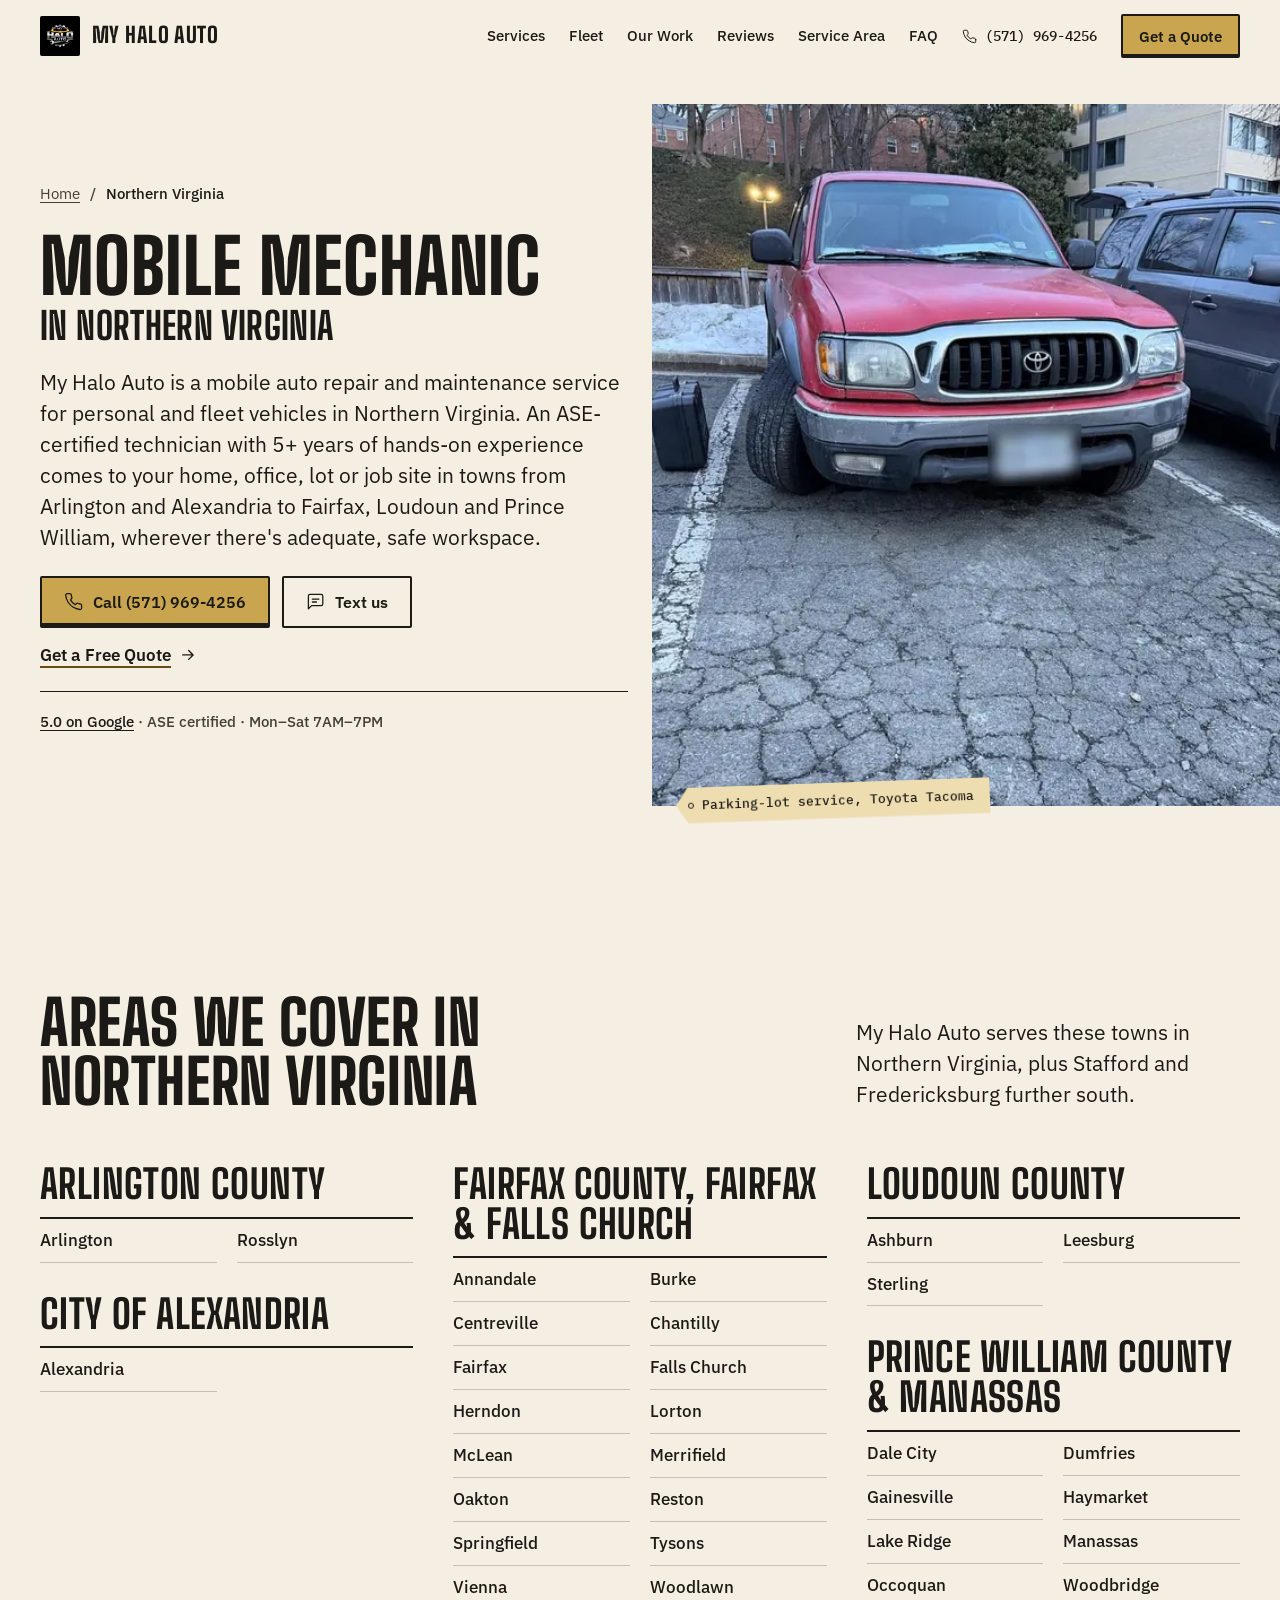
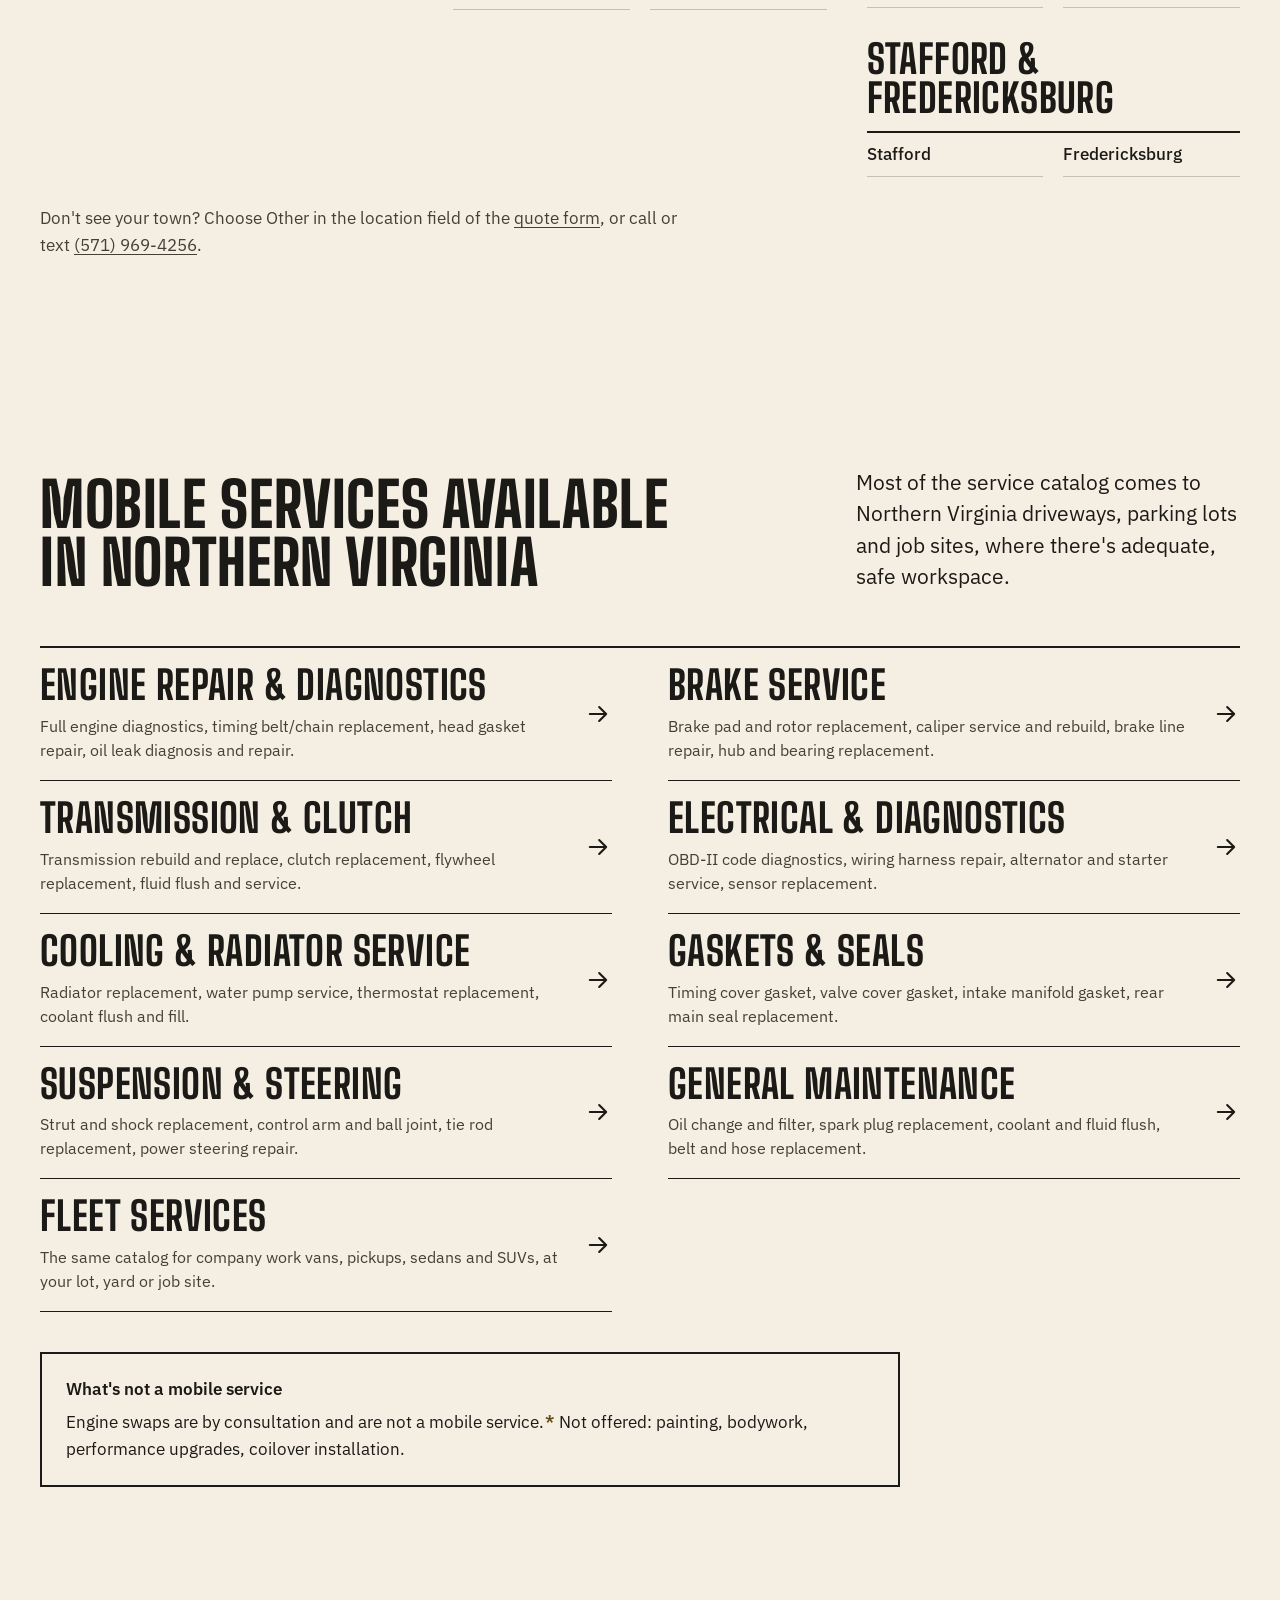
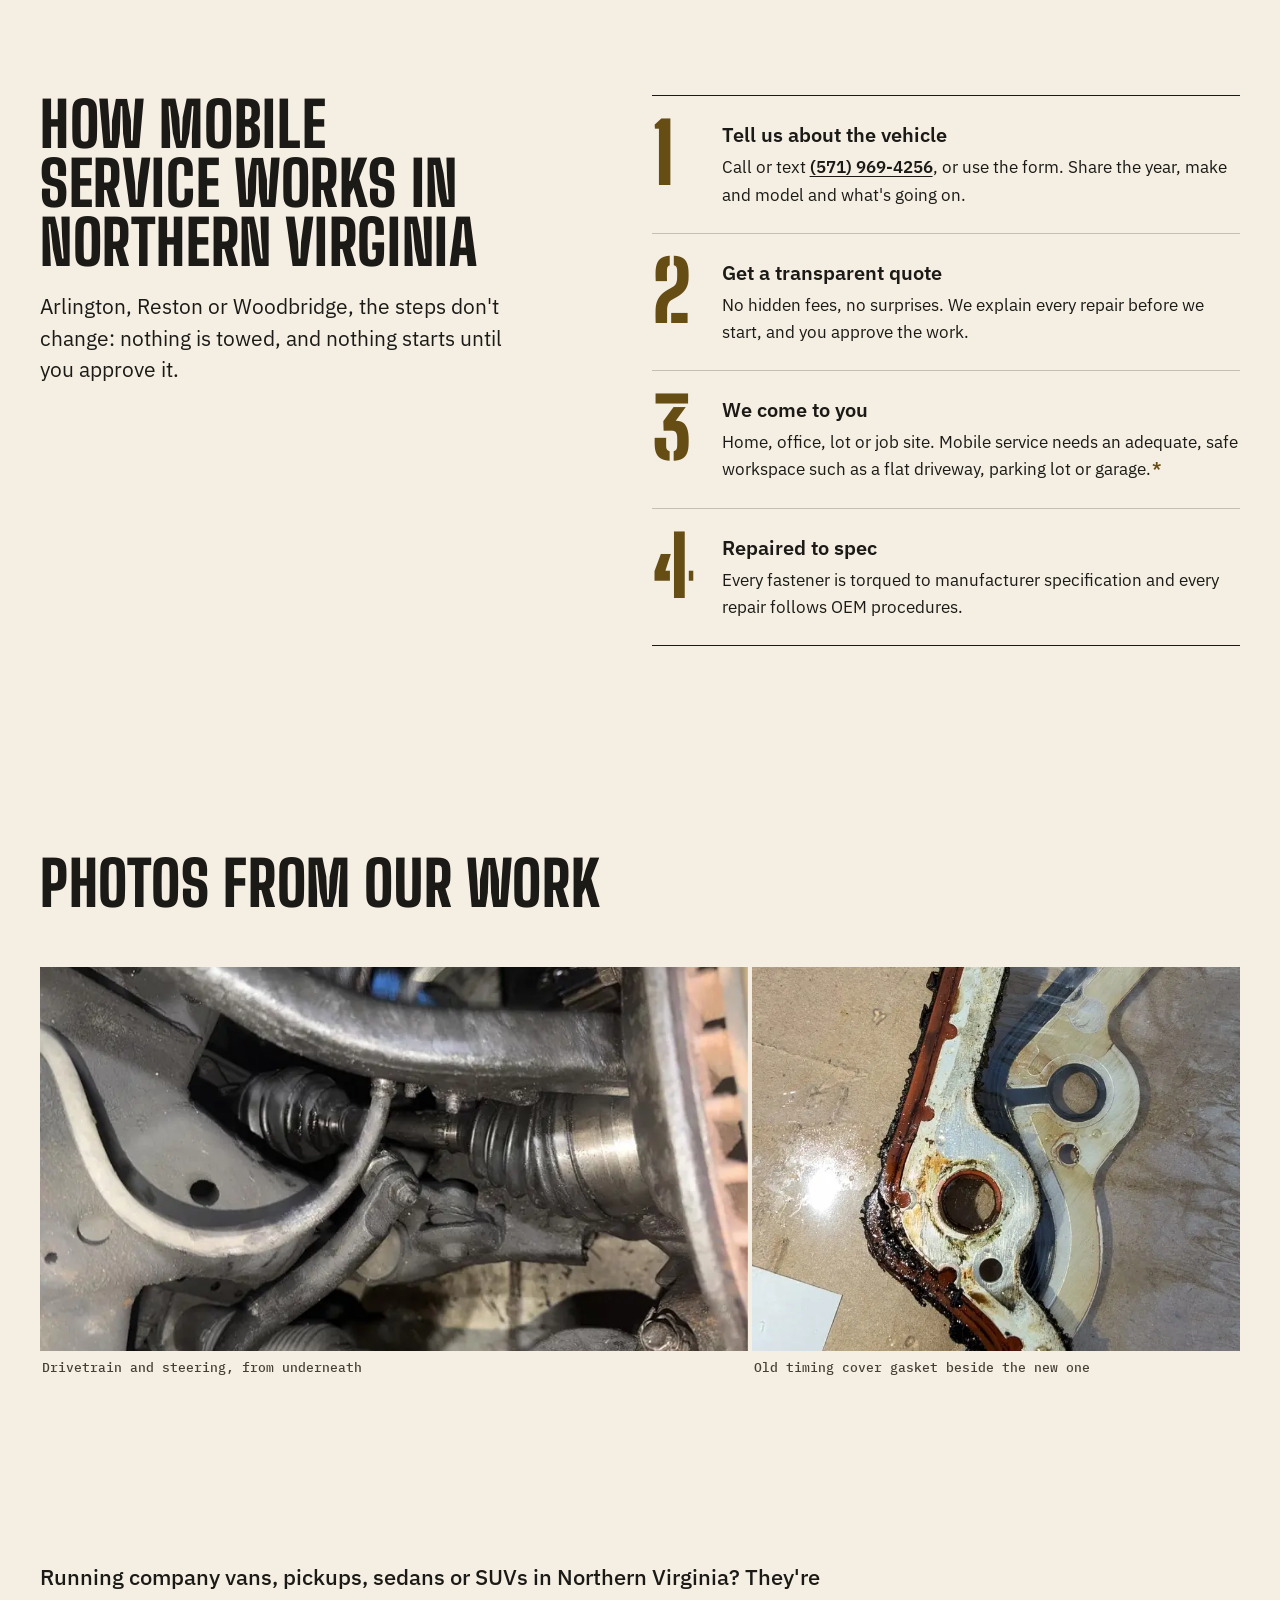
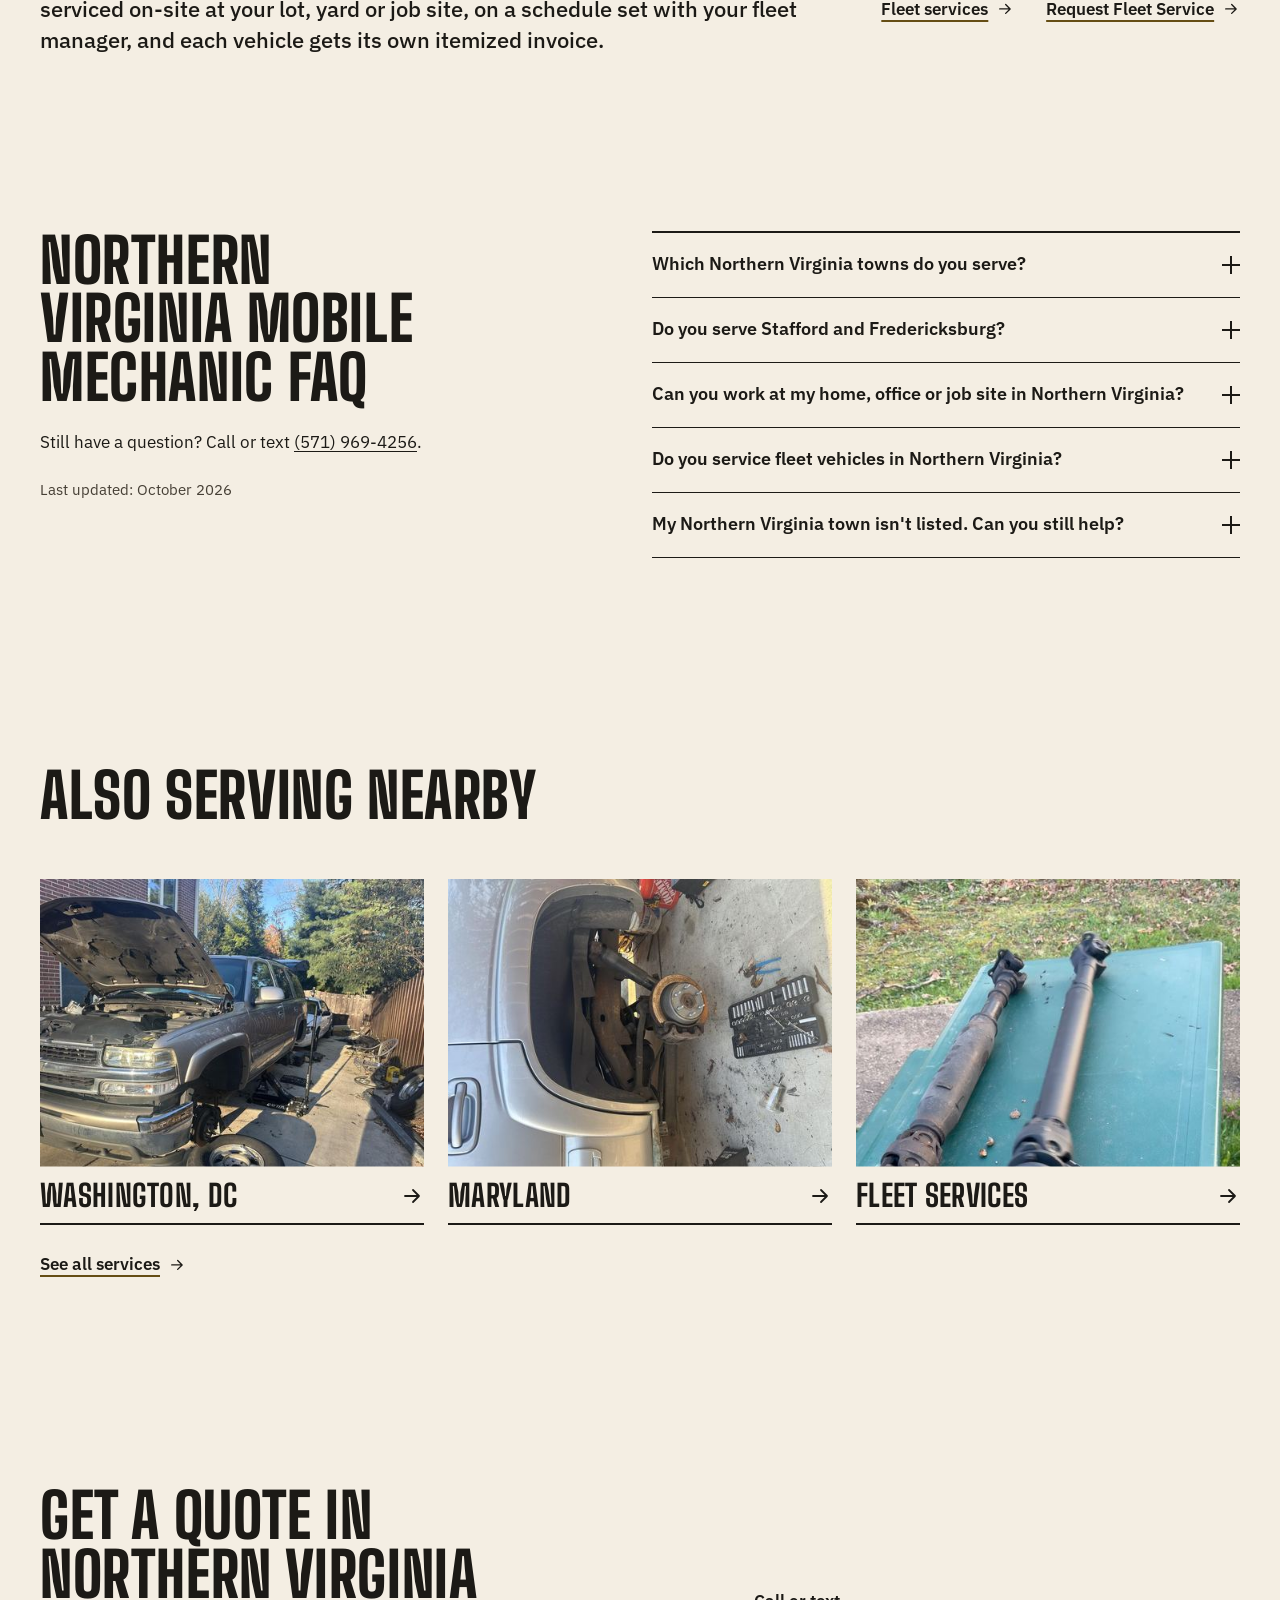
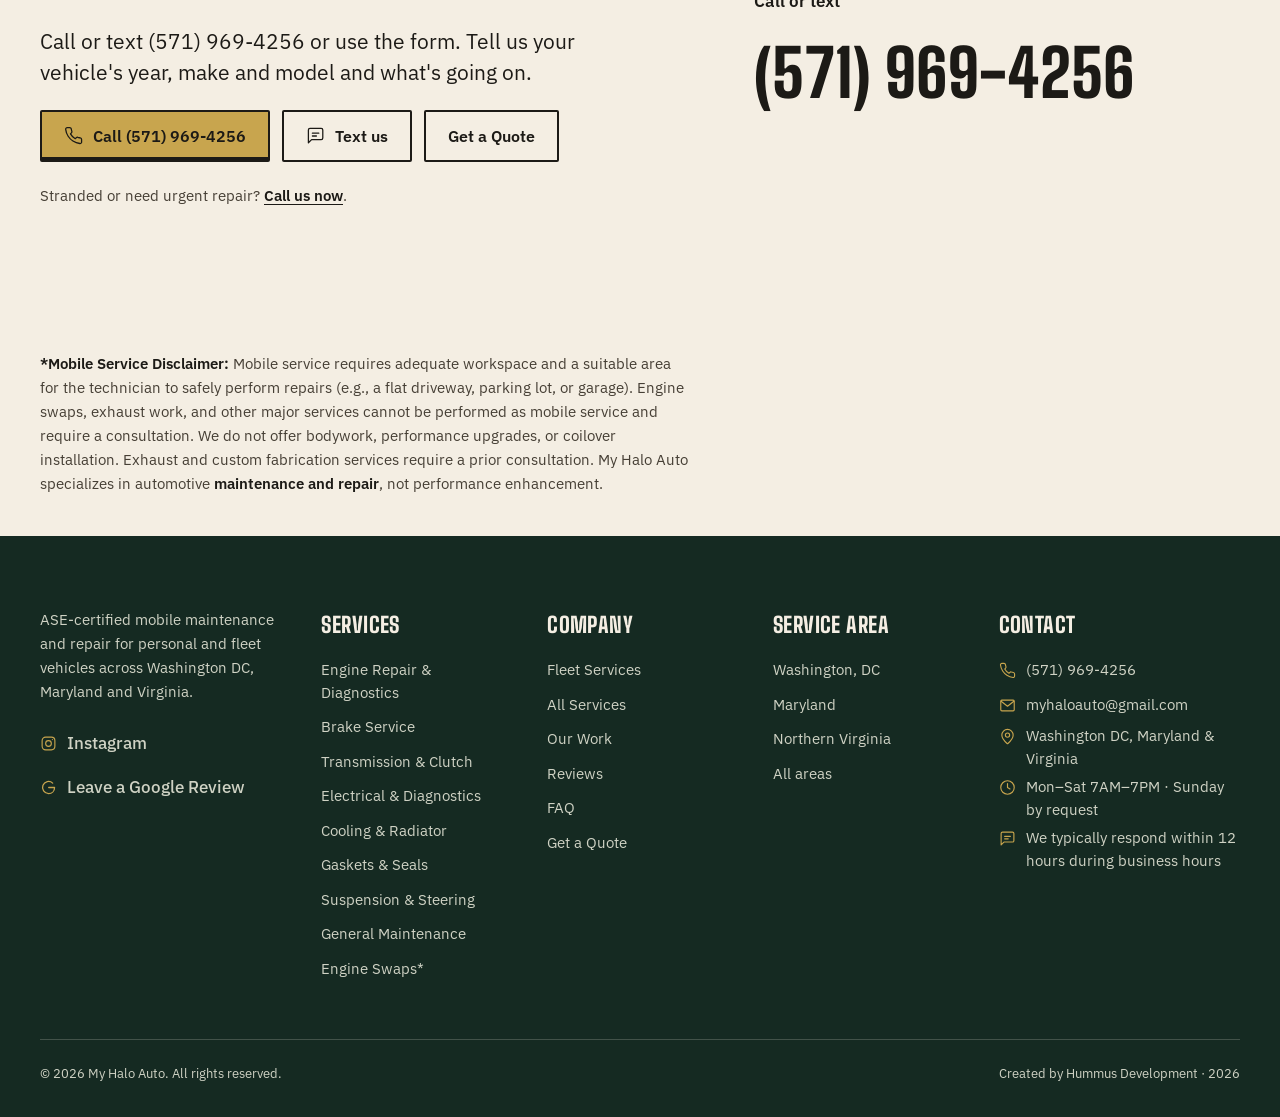
<file: northern-virginia/index.html>
<!DOCTYPE html>
<html lang="en-US">
<head>
  <meta charset="UTF-8">
  <meta name="viewport" content="width=device-width, initial-scale=1.0, viewport-fit=cover">
  <title>Mobile Mechanic in Northern Virginia | My Halo Auto</title>
  <meta name="description" content="ASE-certified mobile mechanic in Arlington, Alexandria, Fairfax, Reston, Tysons, Ashburn, Manassas, Woodbridge and more. Call or text (571) 969-4256.">
  <meta name="robots" content="index, follow, max-image-preview:large, max-snippet:-1, max-video-preview:-1">
  <link rel="canonical" href="https://myhaloauto.com/northern-virginia/">
  <link rel="preload" as="image" type="image/webp" imagesrcset="/images/tacoma-parking-lot-service-828.webp 828w, /images/tacoma-parking-lot-service-1200.webp 1200w" imagesizes="(min-width:1024px) 50vw, 100vw" fetchpriority="high">
  <meta name="theme-color" content="#F4EEE3">

  <link rel="icon" type="image/x-icon" href="/favicon.ico">
  <link rel="icon" type="image/png" sizes="32x32" href="/favicon-32x32.png">
  <link rel="icon" type="image/png" sizes="16x16" href="/favicon-16x16.png">
  <link rel="apple-touch-icon" sizes="180x180" href="/apple-touch-icon.png">

  <meta property="og:site_name" content="My Halo Auto">
  <meta property="og:title" content="Mobile Mechanic in Northern Virginia | My Halo Auto">
  <meta property="og:description" content="ASE-certified mobile mechanic in Arlington, Alexandria, Fairfax, Reston, Tysons, Ashburn, Manassas, Woodbridge and more. Call or text (571) 969-4256.">
  <meta property="og:type" content="website">
  <meta property="og:url" content="https://myhaloauto.com/northern-virginia/">
  <meta property="og:image" content="https://myhaloauto.com/images/og/northern-virginia.jpg">
  <meta property="og:image:width" content="1200">
  <meta property="og:image:height" content="630">
  <meta property="og:image:alt" content="Toyota Tacoma in a parking lot with a floor jack and tool case staged for on-site repair">
  <meta property="og:locale" content="en_US">
  <meta name="twitter:card" content="summary_large_image">
  <meta name="twitter:title" content="Mobile Mechanic in Northern Virginia | My Halo Auto">
  <meta name="twitter:description" content="ASE-certified mobile mechanic in Arlington, Alexandria, Fairfax, Reston, Tysons, Ashburn, Manassas, Woodbridge and more. Call or text (571) 969-4256.">
  <meta name="twitter:image" content="https://myhaloauto.com/images/og/northern-virginia.jpg">
  <meta name="twitter:image:alt" content="Toyota Tacoma in a parking lot with a floor jack and tool case staged for on-site repair">

  <link rel="preconnect" href="https://fonts.googleapis.com">
  <link rel="preconnect" href="https://fonts.gstatic.com" crossorigin>
  <link rel="preload" as="style" href="https://fonts.googleapis.com/css2?family=Big+Shoulders:opsz,wght@10..72,700..800&family=IBM+Plex+Mono:wght@500&family=IBM+Plex+Sans:ital,wght@0,400;0,500;0,600;1,400&display=swap">
  <link href="https://fonts.googleapis.com/css2?family=Big+Shoulders:opsz,wght@10..72,700..800&family=IBM+Plex+Mono:wght@500&family=IBM+Plex+Sans:ital,wght@0,400;0,500;0,600;1,400&display=swap" rel="stylesheet" media="print" onload="this.media='all'">
  <noscript><link href="https://fonts.googleapis.com/css2?family=Big+Shoulders:opsz,wght@10..72,700..800&family=IBM+Plex+Mono:wght@500&family=IBM+Plex+Sans:ital,wght@0,400;0,500;0,600;1,400&display=swap" rel="stylesheet"></noscript>
  <link href="https://fonts.googleapis.com/css2?family=Big+Shoulders+Stencil:opsz,wght@10..72,800&text=0123456789&display=swap" rel="stylesheet" media="print" onload="this.media='all'">

  <link rel="stylesheet" href="/css/styles.css?v=12">
  <link rel="stylesheet" href="/css/pages.css?v=11">
  <script>document.documentElement.classList.add('js');</script>
  <!-- Structured data (schema.org) -->
  <script type="application/ld+json">
{
  "@context": "https://schema.org",
  "@graph": [
    {
      "@type": "AutoRepair",
      "@id": "https://myhaloauto.com/#business",
      "name": "My Halo Auto",
      "url": "https://myhaloauto.com/",
      "telephone": "+1-571-969-4256",
      "email": "myhaloauto@gmail.com",
      "logo": {
        "@id": "https://myhaloauto.com/#logo"
      },
      "image": [
        "https://myhaloauto.com/images/suv-driveway-service-hood-open-wide.jpeg",
        "https://myhaloauto.com/images/tacoma-parking-lot-service.jpeg"
      ],
      "description": "ASE-certified mobile auto maintenance and repair for personal and fleet vehicles in Washington DC, Maryland and Northern Virginia. Service is performed at the customer's location where there is adequate, safe workspace.",
      "address": {
        "@type": "PostalAddress",
        "addressCountry": "US"
      },
      "areaServed": [
        {
          "@type": "AdministrativeArea",
          "@id": "https://myhaloauto.com/#area-dc",
          "name": "Washington, DC",
          "sameAs": [
            "https://www.wikidata.org/wiki/Q61",
            "https://en.wikipedia.org/wiki/Washington,_D.C."
          ]
        },
        {
          "@type": "State",
          "@id": "https://myhaloauto.com/#area-md",
          "name": "Maryland",
          "sameAs": [
            "https://www.wikidata.org/wiki/Q1391",
            "https://en.wikipedia.org/wiki/Maryland"
          ]
        },
        {
          "@type": "State",
          "@id": "https://myhaloauto.com/#area-va",
          "name": "Virginia",
          "sameAs": [
            "https://www.wikidata.org/wiki/Q1370",
            "https://en.wikipedia.org/wiki/Virginia"
          ]
        }
      ],
      "hasMap": "https://www.google.com/maps?cid=9481235155550204168",
      "openingHoursSpecification": [
        {
          "@type": "OpeningHoursSpecification",
          "dayOfWeek": [
            "Monday",
            "Tuesday",
            "Wednesday",
            "Thursday",
            "Friday",
            "Saturday"
          ],
          "opens": "07:00",
          "closes": "19:00"
        }
      ],
      "contactPoint": {
        "@type": "ContactPoint",
        "contactType": "customer service",
        "telephone": "+1-571-969-4256",
        "email": "myhaloauto@gmail.com",
        "areaServed": [
          "US-DC",
          "US-MD",
          "US-VA"
        ],
        "hoursAvailable": {
          "@type": "OpeningHoursSpecification",
          "dayOfWeek": [
            "Monday",
            "Tuesday",
            "Wednesday",
            "Thursday",
            "Friday",
            "Saturday"
          ],
          "opens": "07:00",
          "closes": "19:00"
        }
      },
      "hasCredential": {
        "@type": "EducationalOccupationalCredential",
        "name": "ASE Certification",
        "credentialCategory": "certification",
        "recognizedBy": {
          "@type": "Organization",
          "name": "National Institute for Automotive Service Excellence (ASE)"
        }
      },
      "knowsAbout": [
        "Engine Repair & Diagnostics",
        "Brake Service",
        "Transmission & Clutch",
        "Electrical & Diagnostics",
        "Cooling & Radiator Service",
        "Gaskets & Seals",
        "Suspension & Steering",
        "General Maintenance",
        "Engine swaps",
        "Fleet vehicle maintenance"
      ],
      "sameAs": [
        "https://www.instagram.com/myhalo.auto/",
        "https://www.google.com/maps?cid=9481235155550204168"
      ],
      "hasOfferCatalog": {
        "@type": "OfferCatalog",
        "@id": "https://myhaloauto.com/services/#catalog",
        "name": "Mobile auto repair services",
        "url": "https://myhaloauto.com/services/"
      }
    },
    {
      "@type": "ImageObject",
      "@id": "https://myhaloauto.com/#logo",
      "url": "https://myhaloauto.com/images/logo-mark.png",
      "contentUrl": "https://myhaloauto.com/images/logo-mark.png",
      "width": 128,
      "height": 128,
      "caption": "My Halo Auto"
    },
    {
      "@type": "WebSite",
      "@id": "https://myhaloauto.com/#website",
      "url": "https://myhaloauto.com/",
      "name": "My Halo Auto",
      "publisher": {
        "@id": "https://myhaloauto.com/#business"
      },
      "inLanguage": "en-US"
    },
    {
      "@type": "WebPage",
      "@id": "https://myhaloauto.com/northern-virginia/#webpage",
      "url": "https://myhaloauto.com/northern-virginia/",
      "name": "Mobile Mechanic in Northern Virginia | My Halo Auto",
      "description": "ASE-certified mobile mechanic in Arlington, Alexandria, Fairfax, Reston, Tysons, Ashburn, Manassas, Woodbridge and more. Call or text (571) 969-4256.",
      "isPartOf": {
        "@id": "https://myhaloauto.com/#website"
      },
      "about": {
        "@id": "https://myhaloauto.com/#business"
      },
      "inLanguage": "en-US",
      "primaryImageOfPage": {
        "@type": "ImageObject",
        "url": "https://myhaloauto.com/images/tacoma-parking-lot-service.jpeg",
        "width": 1200,
        "height": 900
      },
      "dateModified": "2026-10-01",
      "breadcrumb": {
        "@id": "https://myhaloauto.com/northern-virginia/#breadcrumb"
      },
      "mainEntity": {
        "@id": "https://myhaloauto.com/northern-virginia/#service"
      },
      "hasPart": {
        "@id": "https://myhaloauto.com/northern-virginia/#faq"
      }
    },
    {
      "@type": "Service",
      "@id": "https://myhaloauto.com/northern-virginia/#service",
      "name": "Mobile Auto Repair in Northern Virginia",
      "serviceType": "Mobile auto maintenance and repair",
      "url": "https://myhaloauto.com/northern-virginia/",
      "description": "My Halo Auto is a mobile auto repair and maintenance service for personal and fleet vehicles in Northern Virginia. An ASE-certified technician with 5+ years of hands-on experience comes to your home, office, lot or job site in towns from Arlington and Alexandria to Fairfax, Loudoun and Prince William, wherever there's adequate, safe workspace.",
      "provider": {
        "@id": "https://myhaloauto.com/#business"
      },
      "areaServed": [
        {
          "@type": "City",
          "name": "Arlington",
          "containedInPlace": {
            "@id": "https://myhaloauto.com/#area-va"
          }
        },
        {
          "@type": "City",
          "name": "Rosslyn",
          "containedInPlace": {
            "@id": "https://myhaloauto.com/#area-va"
          }
        },
        {
          "@type": "City",
          "name": "Alexandria",
          "containedInPlace": {
            "@id": "https://myhaloauto.com/#area-va"
          }
        },
        {
          "@type": "City",
          "name": "Annandale",
          "containedInPlace": {
            "@id": "https://myhaloauto.com/#area-va"
          }
        },
        {
          "@type": "City",
          "name": "Burke",
          "containedInPlace": {
            "@id": "https://myhaloauto.com/#area-va"
          }
        },
        {
          "@type": "City",
          "name": "Centreville",
          "containedInPlace": {
            "@id": "https://myhaloauto.com/#area-va"
          }
        },
        {
          "@type": "City",
          "name": "Chantilly",
          "containedInPlace": {
            "@id": "https://myhaloauto.com/#area-va"
          }
        },
        {
          "@type": "City",
          "name": "Fairfax",
          "containedInPlace": {
            "@id": "https://myhaloauto.com/#area-va"
          }
        },
        {
          "@type": "City",
          "name": "Falls Church",
          "containedInPlace": {
            "@id": "https://myhaloauto.com/#area-va"
          }
        },
        {
          "@type": "City",
          "name": "Herndon",
          "containedInPlace": {
            "@id": "https://myhaloauto.com/#area-va"
          }
        },
        {
          "@type": "City",
          "name": "Lorton",
          "containedInPlace": {
            "@id": "https://myhaloauto.com/#area-va"
          }
        },
        {
          "@type": "City",
          "name": "McLean",
          "containedInPlace": {
            "@id": "https://myhaloauto.com/#area-va"
          }
        },
        {
          "@type": "City",
          "name": "Merrifield",
          "containedInPlace": {
            "@id": "https://myhaloauto.com/#area-va"
          }
        },
        {
          "@type": "City",
          "name": "Oakton",
          "containedInPlace": {
            "@id": "https://myhaloauto.com/#area-va"
          }
        },
        {
          "@type": "City",
          "name": "Reston",
          "containedInPlace": {
            "@id": "https://myhaloauto.com/#area-va"
          }
        },
        {
          "@type": "City",
          "name": "Springfield",
          "containedInPlace": {
            "@id": "https://myhaloauto.com/#area-va"
          }
        },
        {
          "@type": "City",
          "name": "Tysons",
          "containedInPlace": {
            "@id": "https://myhaloauto.com/#area-va"
          }
        },
        {
          "@type": "City",
          "name": "Vienna",
          "containedInPlace": {
            "@id": "https://myhaloauto.com/#area-va"
          }
        },
        {
          "@type": "City",
          "name": "Woodlawn",
          "containedInPlace": {
            "@id": "https://myhaloauto.com/#area-va"
          }
        },
        {
          "@type": "City",
          "name": "Ashburn",
          "containedInPlace": {
            "@id": "https://myhaloauto.com/#area-va"
          }
        },
        {
          "@type": "City",
          "name": "Leesburg",
          "containedInPlace": {
            "@id": "https://myhaloauto.com/#area-va"
          }
        },
        {
          "@type": "City",
          "name": "Sterling",
          "containedInPlace": {
            "@id": "https://myhaloauto.com/#area-va"
          }
        },
        {
          "@type": "City",
          "name": "Dale City",
          "containedInPlace": {
            "@id": "https://myhaloauto.com/#area-va"
          }
        },
        {
          "@type": "City",
          "name": "Dumfries",
          "containedInPlace": {
            "@id": "https://myhaloauto.com/#area-va"
          }
        },
        {
          "@type": "City",
          "name": "Gainesville",
          "containedInPlace": {
            "@id": "https://myhaloauto.com/#area-va"
          }
        },
        {
          "@type": "City",
          "name": "Haymarket",
          "containedInPlace": {
            "@id": "https://myhaloauto.com/#area-va"
          }
        },
        {
          "@type": "City",
          "name": "Lake Ridge",
          "containedInPlace": {
            "@id": "https://myhaloauto.com/#area-va"
          }
        },
        {
          "@type": "City",
          "name": "Manassas",
          "containedInPlace": {
            "@id": "https://myhaloauto.com/#area-va"
          }
        },
        {
          "@type": "City",
          "name": "Occoquan",
          "containedInPlace": {
            "@id": "https://myhaloauto.com/#area-va"
          }
        },
        {
          "@type": "City",
          "name": "Woodbridge",
          "containedInPlace": {
            "@id": "https://myhaloauto.com/#area-va"
          }
        },
        {
          "@type": "City",
          "name": "Stafford",
          "containedInPlace": {
            "@id": "https://myhaloauto.com/#area-va"
          }
        },
        {
          "@type": "City",
          "name": "Fredericksburg",
          "containedInPlace": {
            "@id": "https://myhaloauto.com/#area-va"
          }
        }
      ],
      "hasOfferCatalog": {
        "@type": "OfferCatalog",
        "@id": "https://myhaloauto.com/services/#catalog",
        "name": "Mobile auto repair services",
        "url": "https://myhaloauto.com/services/"
      },
      "image": "https://myhaloauto.com/images/tacoma-parking-lot-service.jpeg",
      "availableChannel": {
        "@type": "ServiceChannel",
        "serviceUrl": "https://myhaloauto.com/#contact",
        "servicePhone": {
          "@type": "ContactPoint",
          "telephone": "+1-571-969-4256"
        },
        "serviceSmsNumber": {
          "@type": "ContactPoint",
          "telephone": "+1-571-969-4256"
        }
      }
    },
    {
      "@type": "BreadcrumbList",
      "@id": "https://myhaloauto.com/northern-virginia/#breadcrumb",
      "itemListElement": [
        {
          "@type": "ListItem",
          "position": 1,
          "name": "Home",
          "item": "https://myhaloauto.com/"
        },
        {
          "@type": "ListItem",
          "position": 2,
          "name": "Northern Virginia",
          "item": "https://myhaloauto.com/northern-virginia/"
        }
      ]
    },
    {
      "@type": "FAQPage",
      "@id": "https://myhaloauto.com/northern-virginia/#faq",
      "url": "https://myhaloauto.com/northern-virginia/",
      "isPartOf": {
        "@id": "https://myhaloauto.com/northern-virginia/#webpage"
      },
      "mainEntity": [
        {
          "@type": "Question",
          "name": "Which Northern Virginia towns do you serve?",
          "acceptedAnswer": {
            "@type": "Answer",
            "text": "In Arlington County, Arlington and Rosslyn; the City of Alexandria; in Fairfax County, Annandale, Burke, Centreville, Chantilly, Herndon, Lorton, McLean, Merrifield, Oakton, Reston, Springfield, Tysons, Vienna and Woodlawn, plus the cities of Fairfax and Falls Church; in Loudoun County, Ashburn, Leesburg and Sterling; in Prince William County, Dale City, Dumfries, Gainesville, Haymarket, Lake Ridge, Occoquan and Woodbridge, plus Manassas; and, further south, Stafford and Fredericksburg."
          }
        },
        {
          "@type": "Question",
          "name": "Do you serve Stafford and Fredericksburg?",
          "acceptedAnswer": {
            "@type": "Answer",
            "text": "Yes. Stafford and Fredericksburg are on the service list, along with towns in Arlington, Alexandria, Fairfax, Loudoun and Prince William."
          }
        },
        {
          "@type": "Question",
          "name": "Can you work at my home, office or job site in Northern Virginia?",
          "acceptedAnswer": {
            "@type": "Answer",
            "text": "Yes. The technician comes to the vehicle wherever there's adequate, safe workspace: a flat driveway, a parking lot or a garage at your home, office, lot or job site. There's no towing, no ride-sharing and no waiting room."
          }
        },
        {
          "@type": "Question",
          "name": "Do you service fleet vehicles in Northern Virginia?",
          "acceptedAnswer": {
            "@type": "Answer",
            "text": "Yes. Work vans, pickups, sedans and SUVs are serviced on-site at your company lot, yard or job site anywhere on our Northern Virginia list, including Arlington, Alexandria, Fairfax, Reston, Tysons, Ashburn, Manassas and Woodbridge, with scheduling arranged through your fleet manager and an itemized invoice for each vehicle."
          }
        },
        {
          "@type": "Question",
          "name": "My Northern Virginia town isn't listed. Can you still help?",
          "acceptedAnswer": {
            "@type": "Answer",
            "text": "Ask first: call or text (571) 969-4256, or pick Other in the location field of the quote form and type your town."
          }
        }
      ]
    }
  ]
}
  </script>
</head>
<body>
  <a class="skip-link" href="#main">Skip to content</a>
  <nav id="navbar" class="navbar" aria-label="Main">
    <div class="nav-container">
      <a href="/" class="nav-logo" aria-label="My Halo Auto, home">
        <img src="/images/logo-mark.png" alt="" class="nav-logo-img" width="40" height="40">
        <span class="logo-text">My Halo Auto</span>
      </a>
      <ul class="nav-menu" id="navMenu">
        <li><a href="/services/" class="nav-link">Services</a></li>
        <li><a href="/fleet-services/" class="nav-link">Fleet</a></li>
        <li><a href="/#gallery" class="nav-link">Our Work</a></li>
        <li><a href="/#reviews" class="nav-link">Reviews</a></li>
        <li><a href="/#service-area" class="nav-link">Service Area</a></li>
        <li><a href="/#faq" class="nav-link">FAQ</a></li>
        <li class="nav-phone-item"><a href="tel:+15719694256" class="nav-phone"><svg class="ico" aria-hidden="true" focusable="false"><use href="/images/icons.svg#i-phone"></use></svg> (571) 969-4256</a></li>
        <li class="nav-cta-item"><a href="/#contact" class="nav-link cta-link">Get a Quote</a></li>
      </ul>
      <a href="tel:+15719694256" class="btn btn--call nav-call" aria-label="Call (571) 969-4256"><svg class="ico" aria-hidden="true" focusable="false"><use href="/images/icons.svg#i-phone"></use></svg><span>Call</span></a>
      <button class="hamburger" id="hamburger" type="button" aria-label="Open menu" aria-expanded="false" aria-controls="navMenu">
        <span class="bar"></span><span class="bar"></span><span class="bar"></span>
      </button>
    </div>
    <div class="nav-backdrop" id="navBackdrop"></div>
  </nav>

  <main id="main">

    <!-- Page hero -->
    <header class="page-hero" data-bg="paper">
      <div class="wrap page-hero__grid">
        <div class="page-hero__copy">
          <nav aria-label="Breadcrumb" class="breadcrumb"><ol><li><a href="/">Home</a></li><li aria-current="page">Northern Virginia</li></ol></nav>
          <h1>Mobile Mechanic <span class="h1__where">in Northern Virginia</span></h1>
          <p class="lede">My Halo Auto is a mobile auto repair and maintenance service for personal and fleet vehicles in Northern Virginia. An ASE-certified technician with 5+ years of hands-on experience comes to your home, office, lot or job site in towns from Arlington and Alexandria to Fairfax, Loudoun and Prince William, wherever there's adequate, safe workspace.</p>
          <div class="page-hero__links">
            <div class="btn-row hero__cta">
              <a href="tel:+15719694256" class="btn btn--call"><svg class="ico" aria-hidden="true" focusable="false"><use href="/images/icons.svg#i-phone"></use></svg> Call (571) 969-4256</a>
              <a href="sms:+15719694256?body=Hi%2C%20I%20need%20a%20quote%20for%20auto%20repair." class="btn btn--line"><svg class="ico" aria-hidden="true" focusable="false"><use href="/images/icons.svg#i-message"></use></svg> Text us</a>
            </div>
            <div><a href="/#contact" class="textlink">Get a Free Quote <svg class="ico" aria-hidden="true" focusable="false"><use href="/images/icons.svg#i-arrow-right"></use></svg></a></div>
          </div>
          <p class="proof-line"><a href="/#reviews">5.0 on Google</a> &middot; ASE certified &middot; Mon&ndash;Sat 7AM&ndash;7PM</p>
        </div>
        <div class="page-hero__media bleed-r">
          <figure class="shot" data-reveal="door">
            <div class="shot__img"><picture><source type="image/webp" srcset="/images/tacoma-parking-lot-service-828.webp 828w, /images/tacoma-parking-lot-service-1200.webp 1200w" sizes="(min-width:1024px) 50vw, 100vw"><img sizes="(min-width:1024px) 50vw, 100vw" srcset="/images/tacoma-parking-lot-service-828.jpg 828w, /images/tacoma-parking-lot-service.jpeg 1200w" src="/images/tacoma-parking-lot-service-828.jpg" alt="Toyota Tacoma in a parking lot with a floor jack and tool case staged for on-site repair" width="1200" height="900" fetchpriority="high" decoding="async" style="object-position:50% 55%"></picture></div>
            <figcaption class="tag" data-reveal="tag">Parking-lot service, Toyota Tacoma</figcaption>
          </figure>
        </div>
      </div>
    </header>

    <!-- Areas -->
    <section class="sec area" data-bg="sand" aria-labelledby="areas-title">
      <div class="wrap">
        <div class="sec-head sec-head--row">
          <h2 id="areas-title" data-reveal>Areas We Cover in Northern Virginia</h2>
          <p class="lede">My Halo Auto serves these towns in Northern Virginia, plus Stafford and Fredericksburg further south.</p>
        </div>
        <div class="states states--region states--n6">
          <div class="states__col">
            <h3>Arlington County</h3>
            <ul><li>Arlington</li><li>Rosslyn</li></ul>
          </div>
          <div class="states__col">
            <h3>City of Alexandria</h3>
            <ul><li>Alexandria</li></ul>
          </div>
          <div class="states__col">
            <h3>Fairfax County, Fairfax &amp; Falls Church</h3>
            <ul><li>Annandale</li><li>Burke</li><li>Centreville</li><li>Chantilly</li><li>Fairfax</li><li>Falls Church</li><li>Herndon</li><li>Lorton</li><li>McLean</li><li>Merrifield</li><li>Oakton</li><li>Reston</li><li>Springfield</li><li>Tysons</li><li>Vienna</li><li>Woodlawn</li></ul>
          </div>
          <div class="states__col">
            <h3>Loudoun County</h3>
            <ul><li>Ashburn</li><li>Leesburg</li><li>Sterling</li></ul>
          </div>
          <div class="states__col">
            <h3>Prince William County &amp; Manassas</h3>
            <ul><li>Dale City</li><li>Dumfries</li><li>Gainesville</li><li>Haymarket</li><li>Lake Ridge</li><li>Manassas</li><li>Occoquan</li><li>Woodbridge</li></ul>
          </div>
          <div class="states__col">
            <h3>Stafford &amp; Fredericksburg</h3>
            <ul><li>Stafford</li><li>Fredericksburg</li></ul>
          </div>
        </div>
        <p class="area__foot">Don't see your town? Choose Other in the location field of the <a href="/#contact">quote form</a>, or call or text <a href="tel:+15719694256">(571) 969-4256</a>.</p>
      </div>
    </section>

    <!-- Services -->
    <section class="sec" data-bg="paper" aria-labelledby="svc-title">
      <div class="wrap">
        <div class="sec-head sec-head--row">
          <h2 id="svc-title" data-reveal>Mobile Services Available in Northern Virginia</h2>
          <p class="lede">Most of the service catalog comes to Northern Virginia driveways, parking lots and job sites, where there's adequate, safe workspace.</p>
        </div>
        <div class="index__list index__list--2">
            <a class="index__row" href="/services/engine-repair/"><h3 class="index__name">Engine Repair &amp; Diagnostics</h3><p class="index__desc">Full engine diagnostics, timing belt/chain replacement, head gasket repair, oil leak diagnosis and repair.</p><svg class="ico index__arrow" aria-hidden="true" focusable="false"><use href="/images/icons.svg#i-arrow-right"></use></svg></a>
            <a class="index__row" href="/services/brake-repair/"><h3 class="index__name">Brake Service</h3><p class="index__desc">Brake pad and rotor replacement, caliper service and rebuild, brake line repair, hub and bearing replacement.</p><svg class="ico index__arrow" aria-hidden="true" focusable="false"><use href="/images/icons.svg#i-arrow-right"></use></svg></a>
            <a class="index__row" href="/services/transmission-clutch/"><h3 class="index__name">Transmission &amp; Clutch</h3><p class="index__desc">Transmission rebuild and replace, clutch replacement, flywheel replacement, fluid flush and service.</p><svg class="ico index__arrow" aria-hidden="true" focusable="false"><use href="/images/icons.svg#i-arrow-right"></use></svg></a>
            <a class="index__row" href="/services/electrical-diagnostics/"><h3 class="index__name">Electrical &amp; Diagnostics</h3><p class="index__desc">OBD-II code diagnostics, wiring harness repair, alternator and starter service, sensor replacement.</p><svg class="ico index__arrow" aria-hidden="true" focusable="false"><use href="/images/icons.svg#i-arrow-right"></use></svg></a>
            <a class="index__row" href="/services/cooling-system/"><h3 class="index__name">Cooling &amp; Radiator Service</h3><p class="index__desc">Radiator replacement, water pump service, thermostat replacement, coolant flush and fill.</p><svg class="ico index__arrow" aria-hidden="true" focusable="false"><use href="/images/icons.svg#i-arrow-right"></use></svg></a>
            <a class="index__row" href="/services/gaskets-seals/"><h3 class="index__name">Gaskets &amp; Seals</h3><p class="index__desc">Timing cover gasket, valve cover gasket, intake manifold gasket, rear main seal replacement.</p><svg class="ico index__arrow" aria-hidden="true" focusable="false"><use href="/images/icons.svg#i-arrow-right"></use></svg></a>
            <a class="index__row" href="/services/suspension-steering/"><h3 class="index__name">Suspension &amp; Steering</h3><p class="index__desc">Strut and shock replacement, control arm and ball joint, tie rod replacement, power steering repair.</p><svg class="ico index__arrow" aria-hidden="true" focusable="false"><use href="/images/icons.svg#i-arrow-right"></use></svg></a>
            <a class="index__row" href="/services/maintenance/"><h3 class="index__name">General Maintenance</h3><p class="index__desc">Oil change and filter, spark plug replacement, coolant and fluid flush, belt and hose replacement.</p><svg class="ico index__arrow" aria-hidden="true" focusable="false"><use href="/images/icons.svg#i-arrow-right"></use></svg></a>
            <a class="index__row" href="/fleet-services/"><h3 class="index__name">Fleet Services</h3><p class="index__desc">The same catalog for company work vans, pickups, sedans and SUVs, at your lot, yard or job site.</p><svg class="ico index__arrow" aria-hidden="true" focusable="false"><use href="/images/icons.svg#i-arrow-right"></use></svg></a>
        </div>
        <div class="notebox" data-reveal>
          <p class="notebox__title">What's not a mobile service</p>
          <p>Engine swaps are by consultation and are not a mobile service.<a href="#disclaimer" class="fn-ref" aria-label="See mobile service disclaimer">*</a> Not offered: painting, bodywork, performance upgrades, coilover installation.</p>
        </div>
      </div>
    </section>

    <!-- How it works -->
    <section class="sec" data-bg="green" aria-labelledby="how-title">
      <div class="wrap steps__grid">
        <div class="steps__head">
          <h2 id="how-title" data-reveal>How Mobile Service Works in Northern Virginia</h2>
          <p class="lede">Arlington, Reston or Woodbridge, the steps don't change: nothing is towed, and nothing starts until you approve it.</p>
        </div>
          <ol class="steps steps--2">
            <li class="step" data-reveal style="--d:1"><span class="step__n" aria-hidden="true">1</span><h3 class="step__title">Tell us about the vehicle</h3><p>Call or text <a href="tel:+15719694256" class="step__tel">(571) 969-4256</a>, or use the form. Share the year, make and model and what's going on.</p></li>
            <li class="step" data-reveal style="--d:2"><span class="step__n" aria-hidden="true">2</span><h3 class="step__title">Get a transparent quote</h3><p>No hidden fees, no surprises. We explain every repair before we start, and you approve the work.</p></li>
            <li class="step" data-reveal style="--d:3"><span class="step__n" aria-hidden="true">3</span><h3 class="step__title">We come to you</h3><p>Home, office, lot or job site. Mobile service needs an adequate, safe workspace such as a flat driveway, parking lot or garage.<a href="#disclaimer" class="fn-ref" aria-label="See mobile service disclaimer">*</a></p></li>
            <li class="step" data-reveal style="--d:4"><span class="step__n" aria-hidden="true">4</span><h3 class="step__title">Repaired to spec</h3><p>Every fastener is torqued to manufacturer specification and every repair follows OEM procedures.</p></li>
          </ol>
      </div>
    </section>

    <!-- Photos -->
    <section class="sec" data-bg="brass" aria-labelledby="photos-title">
      <div class="wrap">
        <div class="sec-head">
          <h2 id="photos-title" data-reveal>Photos from Our Work</h2>
        </div>
        <div class="work-sheet work-sheet--2">
          <figure data-reveal="door" style="--d:0">
            <div class="shot__img"><picture><source type="image/webp" srcset="/images/cv-axle-steering-828.webp 828w, /images/cv-axle-steering-1200.webp 1200w" sizes="(min-width:1024px) 50vw, 100vw"><img sizes="(min-width:1024px) 50vw, 100vw" srcset="/images/cv-axle-steering-828.jpg 828w, /images/cv-axle-steering.jpeg 1200w" src="/images/cv-axle-steering-828.jpg" alt="Underside view of drivetrain and steering components" width="1200" height="900" loading="lazy" decoding="async" style="object-position:50% 50%"></picture></div>
            <figcaption class="cap">Drivetrain and steering, from underneath</figcaption>
          </figure>
          <figure data-reveal="door" style="--d:1">
            <div class="shot__img"><picture><source type="image/webp" srcset="/images/timing-cover-gasket-detail-800.webp"><img src="/images/timing-cover-gasket-detail.jpeg" alt="Old timing cover gasket with hardened sealant beside the new gasket" width="800" height="1066" loading="lazy" decoding="async" style="object-position:50% 50%"></picture></div>
            <figcaption class="cap">Old timing cover gasket beside the new one</figcaption>
          </figure>
        </div>
      </div>
    </section>

    <!-- Fleet line -->
    <section class="sec sec--tight fleet-line" data-bg="sage" aria-label="Fleet vehicles">
      <div class="wrap fleet-line__inner">
        <p class="fleet-line__text">Running company vans, pickups, sedans or SUVs in Northern Virginia? They're serviced on-site at your lot, yard or job site, on a schedule set with your fleet manager, and each vehicle gets its own itemized invoice.</p>
        <div class="fleet-line__links">
          <a class="textlink" href="/fleet-services/">Fleet services <svg class="ico" aria-hidden="true" focusable="false"><use href="/images/icons.svg#i-arrow-right"></use></svg></a>
          <a class="textlink" href="/?service=fleet#contact">Request Fleet Service <svg class="ico" aria-hidden="true" focusable="false"><use href="/images/icons.svg#i-arrow-right"></use></svg></a>
        </div>
      </div>
    </section>

    <!-- FAQ -->
    <section class="sec" data-bg="sand" aria-labelledby="faq-title">
      <div class="wrap faq__grid">
        <div class="faq__side">
          <h2 id="faq-title" data-reveal>Northern Virginia Mobile Mechanic FAQ</h2>
          <p>Still have a question? Call or text <a href="tel:+15719694256">(571) 969-4256</a>.</p>
          <p class="fine">Last updated: October 2026</p>
        </div>
        <div class="faq__main">
          <div class="faq-list">
<div class="faq-item">
<h3 class="faq-q"><button aria-controls="faq-northern-virginia-1" aria-expanded="false" class="faq-question" id="faq-northern-virginia-1-q" type="button"><span>Which Northern Virginia towns do you serve?</span><span class="faq-mark" aria-hidden="true"></span></button></h3>
<div aria-labelledby="faq-northern-virginia-1-q" class="faq-answer" id="faq-northern-virginia-1" role="region"><div class="faq-answer__inner"><p>In Arlington County, Arlington and Rosslyn; the City of Alexandria; in Fairfax County, Annandale, Burke, Centreville, Chantilly, Herndon, Lorton, McLean, Merrifield, Oakton, Reston, Springfield, Tysons, Vienna and Woodlawn, plus the cities of Fairfax and Falls Church; in Loudoun County, Ashburn, Leesburg and Sterling; in Prince William County, Dale City, Dumfries, Gainesville, Haymarket, Lake Ridge, Occoquan and Woodbridge, plus Manassas; and, further south, Stafford and Fredericksburg.</p></div></div>
</div>
<div class="faq-item">
<h3 class="faq-q"><button aria-controls="faq-northern-virginia-2" aria-expanded="false" class="faq-question" id="faq-northern-virginia-2-q" type="button"><span>Do you serve Stafford and Fredericksburg?</span><span class="faq-mark" aria-hidden="true"></span></button></h3>
<div aria-labelledby="faq-northern-virginia-2-q" class="faq-answer" id="faq-northern-virginia-2" role="region"><div class="faq-answer__inner"><p>Yes. Stafford and Fredericksburg are on the service list, along with towns in Arlington, Alexandria, Fairfax, Loudoun and Prince William.</p></div></div>
</div>
<div class="faq-item">
<h3 class="faq-q"><button aria-controls="faq-northern-virginia-3" aria-expanded="false" class="faq-question" id="faq-northern-virginia-3-q" type="button"><span>Can you work at my home, office or job site in Northern Virginia?</span><span class="faq-mark" aria-hidden="true"></span></button></h3>
<div aria-labelledby="faq-northern-virginia-3-q" class="faq-answer" id="faq-northern-virginia-3" role="region"><div class="faq-answer__inner"><p>Yes. The technician comes to the vehicle wherever there's adequate, safe workspace: a flat driveway, a parking lot or a garage at your home, office, lot or job site. There's no towing, no ride-sharing and no waiting room.</p></div></div>
</div>
<div class="faq-item">
<h3 class="faq-q"><button aria-controls="faq-northern-virginia-4" aria-expanded="false" class="faq-question" id="faq-northern-virginia-4-q" type="button"><span>Do you service fleet vehicles in Northern Virginia?</span><span class="faq-mark" aria-hidden="true"></span></button></h3>
<div aria-labelledby="faq-northern-virginia-4-q" class="faq-answer" id="faq-northern-virginia-4" role="region"><div class="faq-answer__inner"><p>Yes. Work vans, pickups, sedans and SUVs are serviced on-site at your company lot, yard or job site anywhere on our Northern Virginia list, including Arlington, Alexandria, Fairfax, Reston, Tysons, Ashburn, Manassas and Woodbridge, with scheduling arranged through your fleet manager and an itemized invoice for each vehicle.</p></div></div>
</div>
<div class="faq-item">
<h3 class="faq-q"><button aria-controls="faq-northern-virginia-5" aria-expanded="false" class="faq-question" id="faq-northern-virginia-5-q" type="button"><span>My Northern Virginia town isn't listed. Can you still help?</span><span class="faq-mark" aria-hidden="true"></span></button></h3>
<div aria-labelledby="faq-northern-virginia-5-q" class="faq-answer" id="faq-northern-virginia-5" role="region"><div class="faq-answer__inner"><p>Ask first: call or text <a href="tel:+15719694256">(571) 969-4256</a>, or pick Other in the location field of the <a href="/#contact">quote form</a> and type your town.</p></div></div>
</div>
</div>
        </div>
      </div>
    </section>

    <!-- Nearby -->
    <section class="sec" data-bg="paper" aria-labelledby="nearby-title">
      <div class="wrap">
        <div class="sec-head">
          <h2 id="nearby-title" data-reveal>Also Serving Nearby</h2>
        </div>
        <div class="tiles">
          <a class="tile" href="/washington-dc/" data-reveal="door" style="--d:0">
            <div class="shot__img tile__img"><img src="/images/thumbs/tahoe-driveway-service-480.jpg" srcset="/images/thumbs/tahoe-driveway-service-480.jpg 480w, /images/tahoe-driveway-service.jpeg 1200w" sizes="(min-width:600px) 31vw, 100vw" alt="" width="1200" height="900" loading="lazy" decoding="async"></div>
            <h3 class="tile__name">Washington, DC <svg class="ico tile__arrow" aria-hidden="true" focusable="false"><use href="/images/icons.svg#i-arrow-right"></use></svg></h3>
          </a>
          <a class="tile" href="/maryland/" data-reveal="door" style="--d:1">
            <div class="shot__img tile__img"><img src="/images/thumbs/suspension-hub-service-480.jpg" srcset="/images/thumbs/suspension-hub-service-480.jpg 480w, /images/suspension-hub-service.jpeg 1200w" sizes="(min-width:600px) 31vw, 100vw" alt="" width="1200" height="900" loading="lazy" decoding="async"></div>
            <h3 class="tile__name">Maryland <svg class="ico tile__arrow" aria-hidden="true" focusable="false"><use href="/images/icons.svg#i-arrow-right"></use></svg></h3>
          </a>
          <a class="tile" href="/fleet-services/" data-reveal="door" style="--d:2">
            <div class="shot__img tile__img"><img src="/images/thumbs/driveshafts-on-table-480.jpg" srcset="/images/thumbs/driveshafts-on-table-480.jpg 480w, /images/driveshafts-on-table.jpg 1200w" sizes="(min-width:600px) 31vw, 100vw" alt="" width="1200" height="900" loading="lazy" decoding="async"></div>
            <h3 class="tile__name">Fleet Services <svg class="ico tile__arrow" aria-hidden="true" focusable="false"><use href="/images/icons.svg#i-arrow-right"></use></svg></h3>
          </a>
        </div>
        <p class="related__all"><a href="/services/" class="textlink">See all services <svg class="ico" aria-hidden="true" focusable="false"><use href="/images/icons.svg#i-arrow-right"></use></svg></a></p>
      </div>
    </section>

    <!-- Closing CTA -->
    <section class="sec closer" data-bg="gold" aria-labelledby="cta-band-title">
      <div class="wrap closer__grid">
        <div class="closer__text">
          <h2 id="cta-band-title" data-reveal>Get a Quote in Northern Virginia</h2>
          <p class="lede">Call or text (571) 969-4256 or use the form. Tell us your vehicle's year, make and model and what's going on.</p>
          <div class="btn-row">
            <a href="tel:+15719694256" class="btn btn--call"><svg class="ico" aria-hidden="true" focusable="false"><use href="/images/icons.svg#i-phone"></use></svg> Call (571) 969-4256</a>
            <a href="sms:+15719694256?body=Hi%2C%20I%20need%20a%20quote%20for%20auto%20repair." class="btn btn--line"><svg class="ico" aria-hidden="true" focusable="false"><use href="/images/icons.svg#i-message"></use></svg> Text us</a>
            <a href="/#contact" class="btn btn--line">Get a Quote</a>
          </div>
          <p class="closer__urgent">Stranded or need urgent repair? <a href="tel:+15719694256">Call us now</a>.</p>
        </div>
        <div class="closer__phone">
          <p class="contact__label">Call or text</p>
          <a href="tel:+15719694256" class="phone-big" data-reveal>(571) 969-4256</a>
        </div>
      </div>
    </section>

    <section class="footnote-section" data-bg="sage" aria-label="Mobile service disclaimer">
      <div class="wrap">
        <p class="footnote-text" id="disclaimer">
          <strong>*Mobile Service Disclaimer:</strong> Mobile service requires adequate workspace and a suitable area for the technician to safely perform repairs (e.g., a flat driveway, parking lot, or garage). Engine swaps, exhaust work, and other major services cannot be performed as mobile service and require a consultation. We do not offer bodywork, performance upgrades, or coilover installation. Exhaust and custom fabrication services require a prior consultation. My Halo Auto specializes in automotive <strong>maintenance and repair</strong>, not performance enhancement.
        </p>
      </div>
    </section>
  </main>

  <footer class="footer tone-deep" data-bg="forest">
    <div class="wrap">
      <div class="footer-grid">
        <div class="footer-brand">
          <p>ASE-certified mobile maintenance and repair for personal and fleet vehicles across Washington DC, Maryland and Virginia.</p>
          <div class="footer-socials">
            <a href="https://instagram.com/myhalo.auto" target="_blank" rel="noopener"><svg class="ico" aria-hidden="true" focusable="false"><use href="/images/icons.svg#i-instagram"></use></svg> Instagram</a>
            <a href="https://maps.app.goo.gl/rKe13m5ULv6c1C4z5?g_st=ic" target="_blank" rel="noopener"><svg class="ico" aria-hidden="true" focusable="false"><use href="/images/icons.svg#i-google"></use></svg> Leave a Google Review</a>
          </div>
        </div>
        <div class="footer-links">
          <p class="footer-title">Services</p>
          <ul>
            <li><a href="/services/engine-repair/">Engine Repair &amp; Diagnostics</a></li>
            <li><a href="/services/brake-repair/">Brake Service</a></li>
            <li><a href="/services/transmission-clutch/">Transmission &amp; Clutch</a></li>
            <li><a href="/services/electrical-diagnostics/">Electrical &amp; Diagnostics</a></li>
            <li><a href="/services/cooling-system/">Cooling &amp; Radiator</a></li>
            <li><a href="/services/gaskets-seals/">Gaskets &amp; Seals</a></li>
            <li><a href="/services/suspension-steering/">Suspension &amp; Steering</a></li>
            <li><a href="/services/maintenance/">General Maintenance</a></li>
            <li><a href="/services/#engine-swaps">Engine Swaps*</a></li>
          </ul>
        </div>
        <div class="footer-links">
          <p class="footer-title">Company</p>
          <ul>
            <li><a href="/fleet-services/">Fleet Services</a></li>
            <li><a href="/services/">All Services</a></li>
            <li><a href="/#gallery">Our Work</a></li>
            <li><a href="/#reviews">Reviews</a></li>
            <li><a href="/#faq">FAQ</a></li>
            <li><a href="/#contact">Get a Quote</a></li>
          </ul>
        </div>
        <div class="footer-links">
          <p class="footer-title">Service Area</p>
          <ul>
            <li><a href="/washington-dc/">Washington, DC</a></li>
            <li><a href="/maryland/">Maryland</a></li>
            <li><a href="/northern-virginia/">Northern Virginia</a></li>
            <li><a href="/#service-area">All areas</a></li>
          </ul>
        </div>
        <div class="footer-links">
          <p class="footer-title">Contact</p>
          <ul class="footer-contact">
            <li><a href="tel:+15719694256"><svg class="ico" aria-hidden="true" focusable="false"><use href="/images/icons.svg#i-phone"></use></svg> (571) 969-4256</a></li>
            <li><a href="mailto:myhaloauto@gmail.com"><svg class="ico" aria-hidden="true" focusable="false"><use href="/images/icons.svg#i-mail"></use></svg> myhaloauto@gmail.com</a></li>
            <li><svg class="ico" aria-hidden="true" focusable="false"><use href="/images/icons.svg#i-pin"></use></svg> Washington DC, Maryland &amp; Virginia</li>
            <li><svg class="ico" aria-hidden="true" focusable="false"><use href="/images/icons.svg#i-clock"></use></svg> Mon–Sat 7AM–7PM · Sunday by request</li>
            <li><svg class="ico" aria-hidden="true" focusable="false"><use href="/images/icons.svg#i-message"></use></svg> We typically respond within 12 hours during business hours</li>
          </ul>
        </div>
      </div>
      <div class="footer-bottom">
        <p>&copy; <span data-year>2026</span> My Halo Auto. All rights reserved.</p>
        <p class="credit">Created by Hummus Development &middot; 2026</p>
      </div>
    </div>
  </footer>

  <div class="action-bar" role="region" aria-label="Quick contact">
    <a href="tel:+15719694256" class="action-bar__btn action-bar__btn--call"><svg class="ico" aria-hidden="true" focusable="false"><use href="/images/icons.svg#i-phone"></use></svg><span>Call</span></a>
    <a href="sms:+15719694256?body=Hi%2C%20I%20need%20a%20quote%20for%20auto%20repair." class="action-bar__btn action-bar__btn--text"><svg class="ico" aria-hidden="true" focusable="false"><use href="/images/icons.svg#i-message"></use></svg><span>Text</span></a>
    <a href="/#contact" class="action-bar__btn action-bar__btn--quote"><svg class="ico" aria-hidden="true" focusable="false"><use href="/images/icons.svg#i-clipboard-check"></use></svg><span>Quote</span></a>
  </div>
  <button id="backToTop" class="back-to-top" type="button" aria-label="Back to top"><svg class="ico" aria-hidden="true" focusable="false"><use href="/images/icons.svg#i-chevron-up"></use></svg></button>
  <script src="/js/main.js?v=10" defer></script>
</body>
</html>
</file>
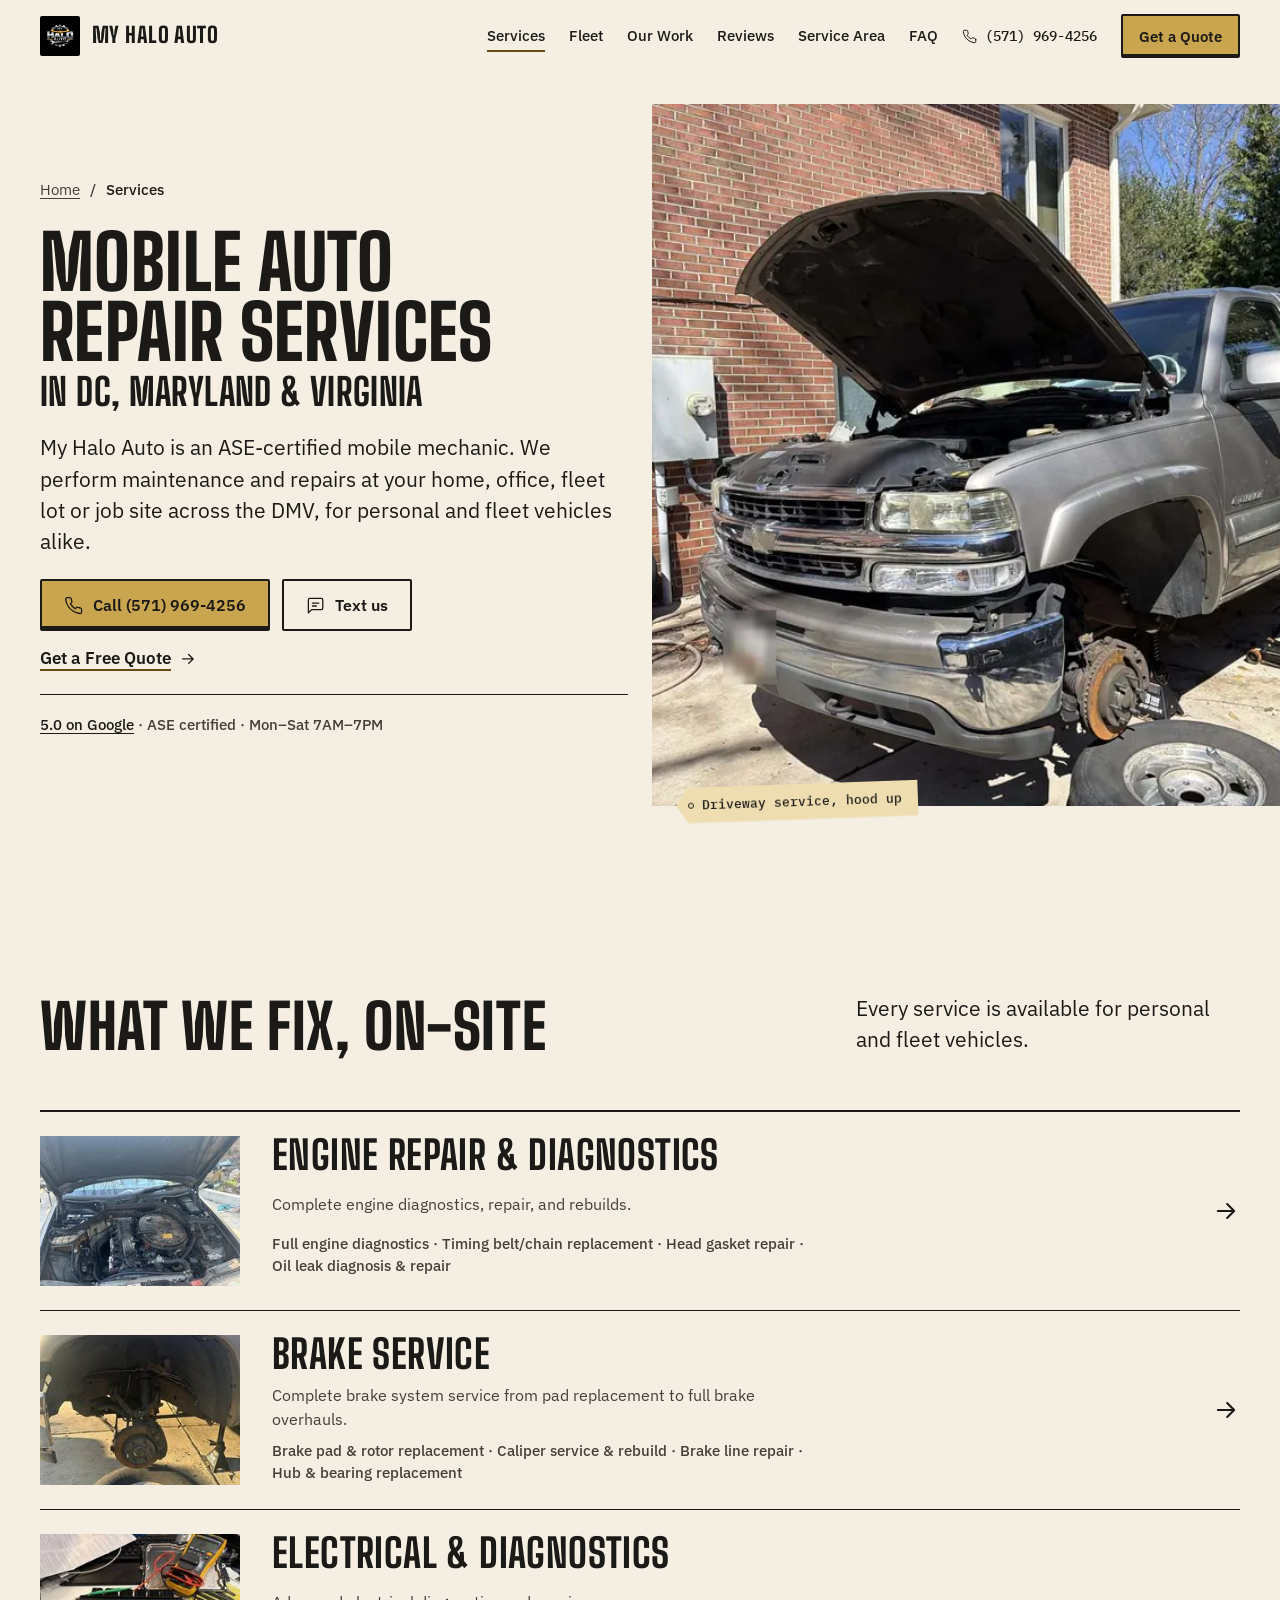
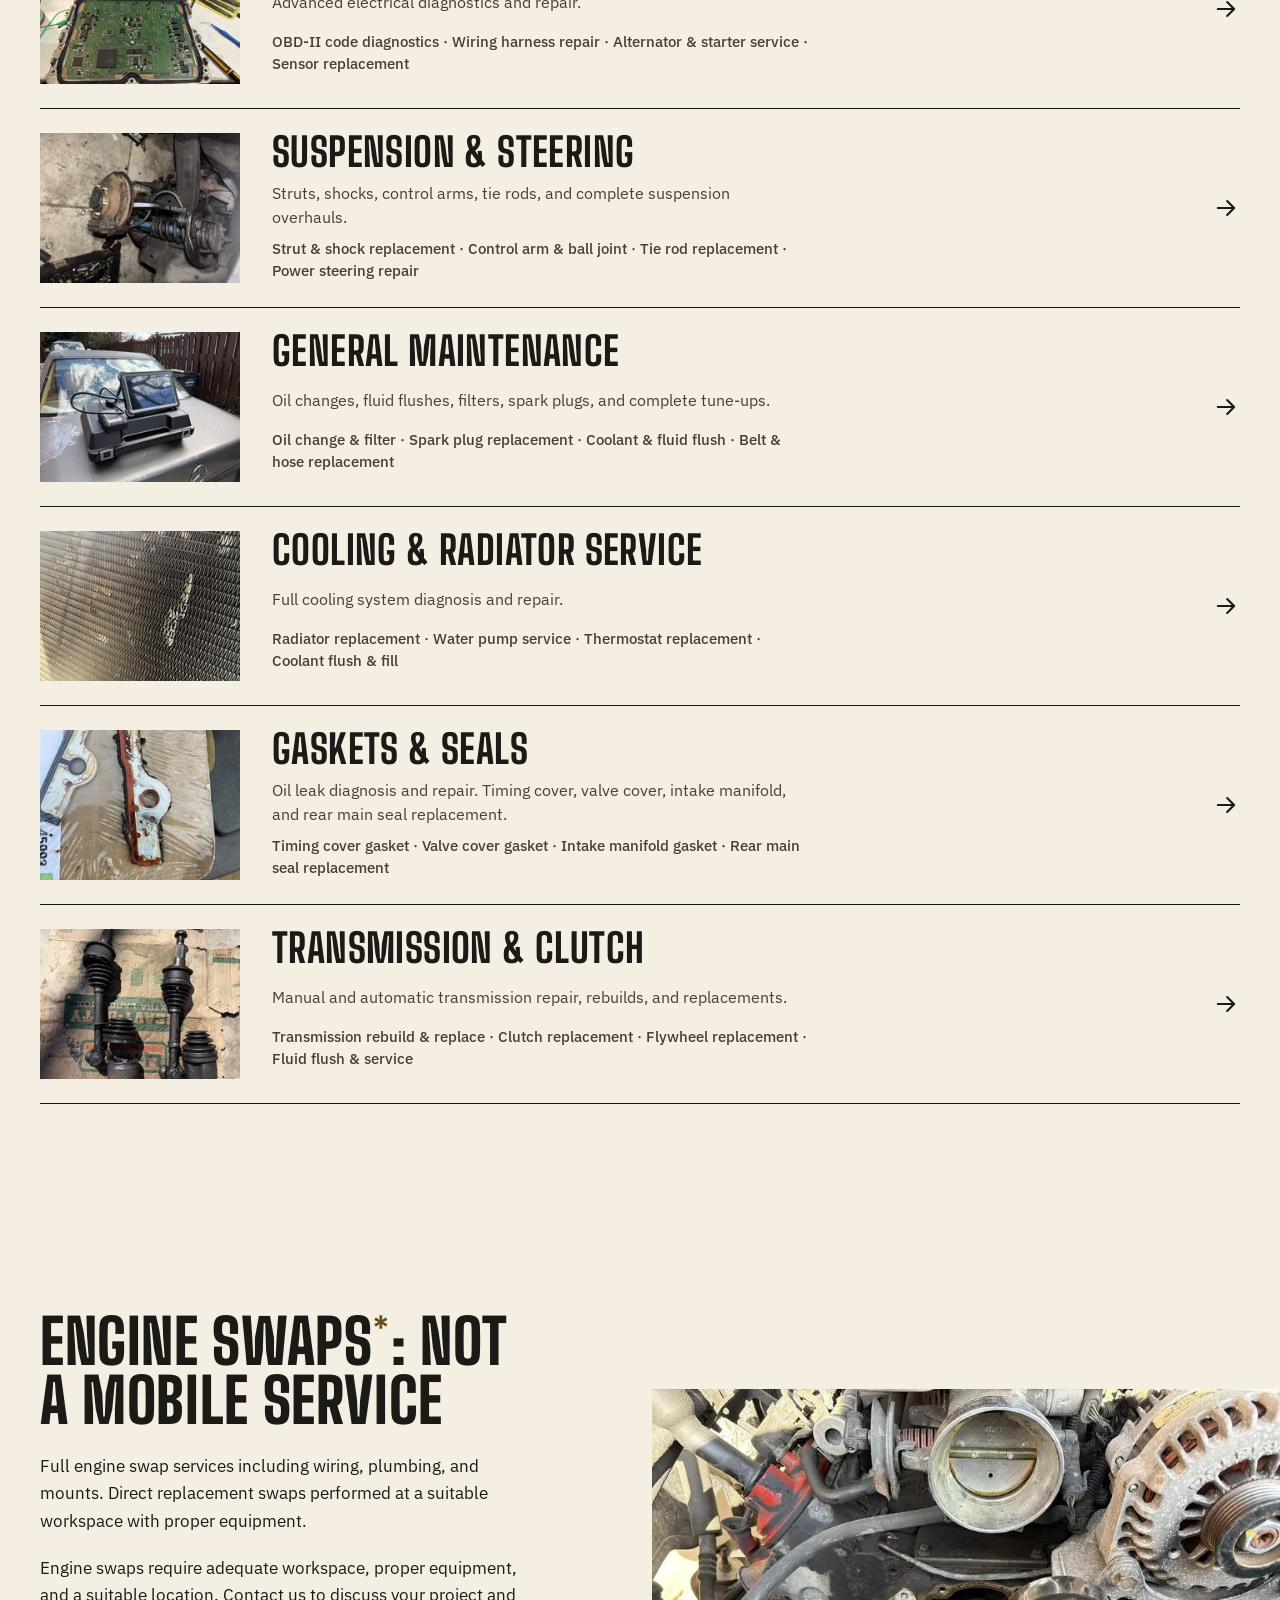
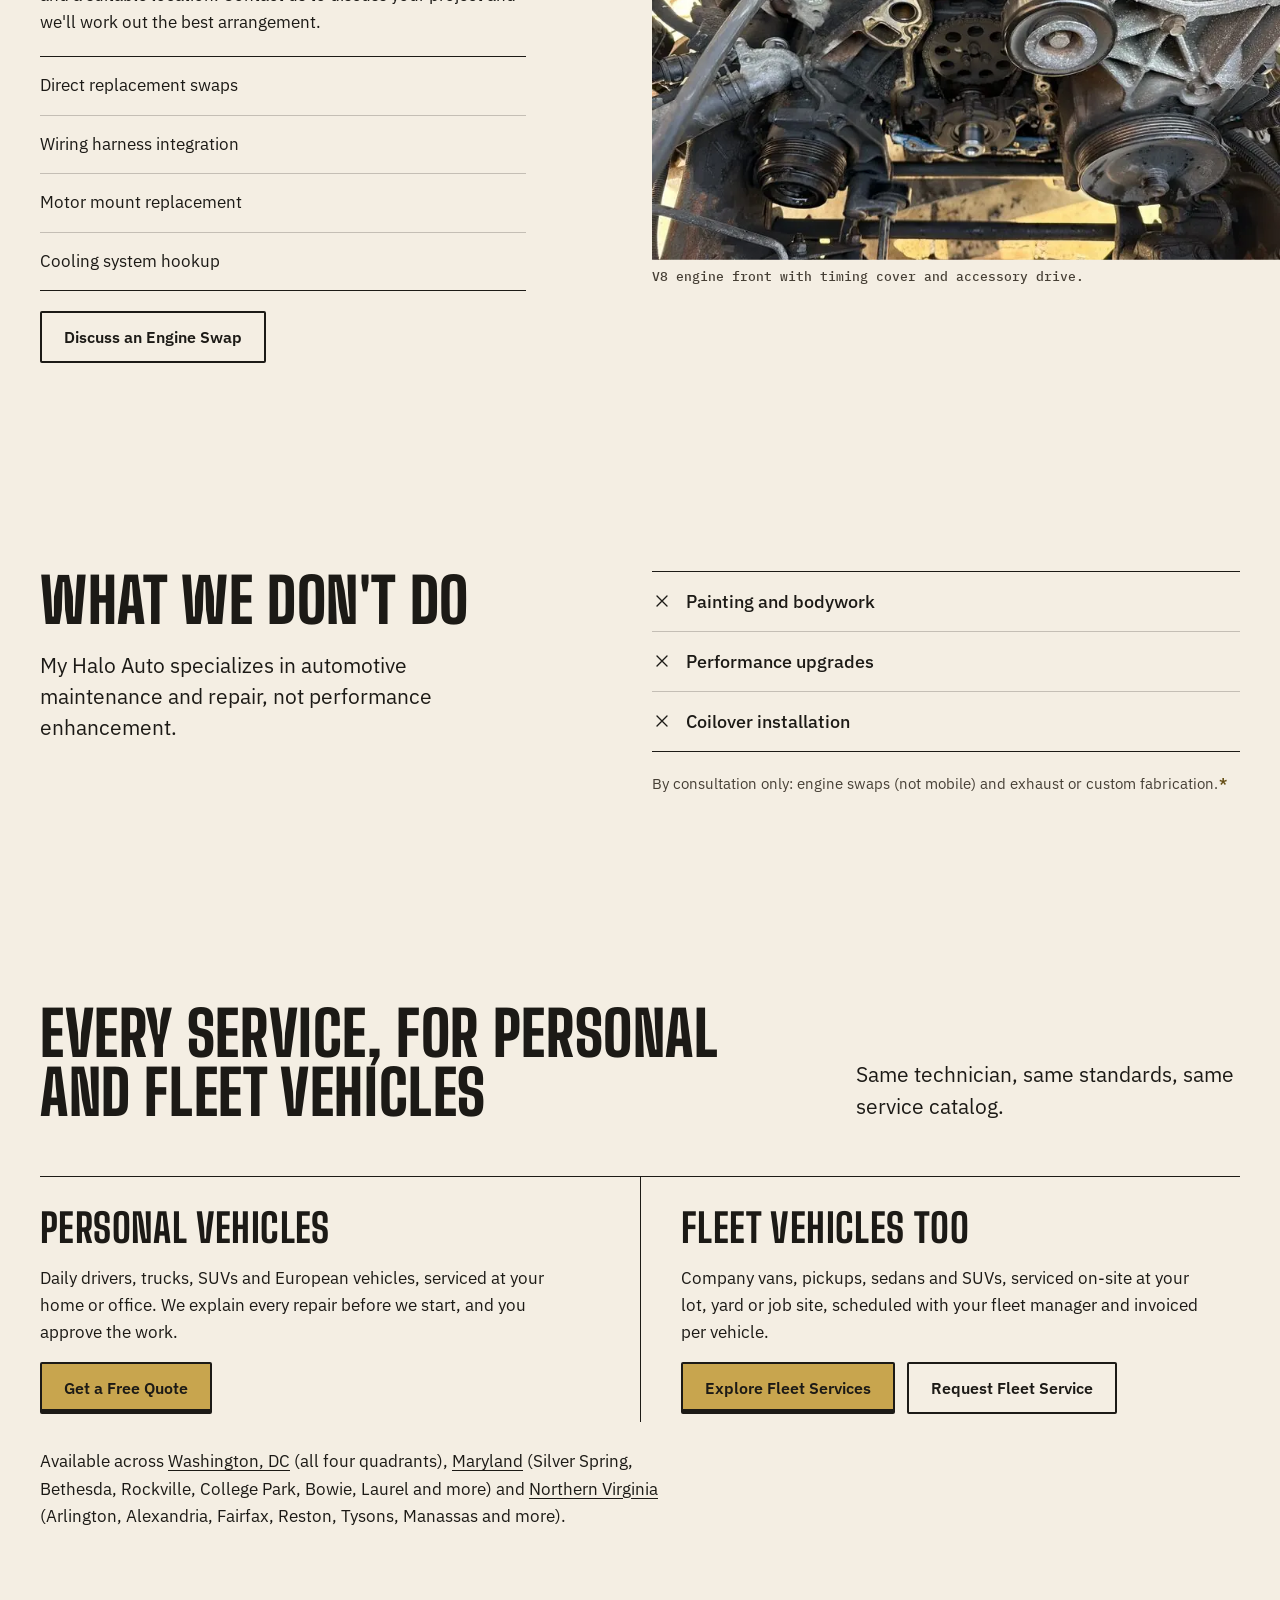
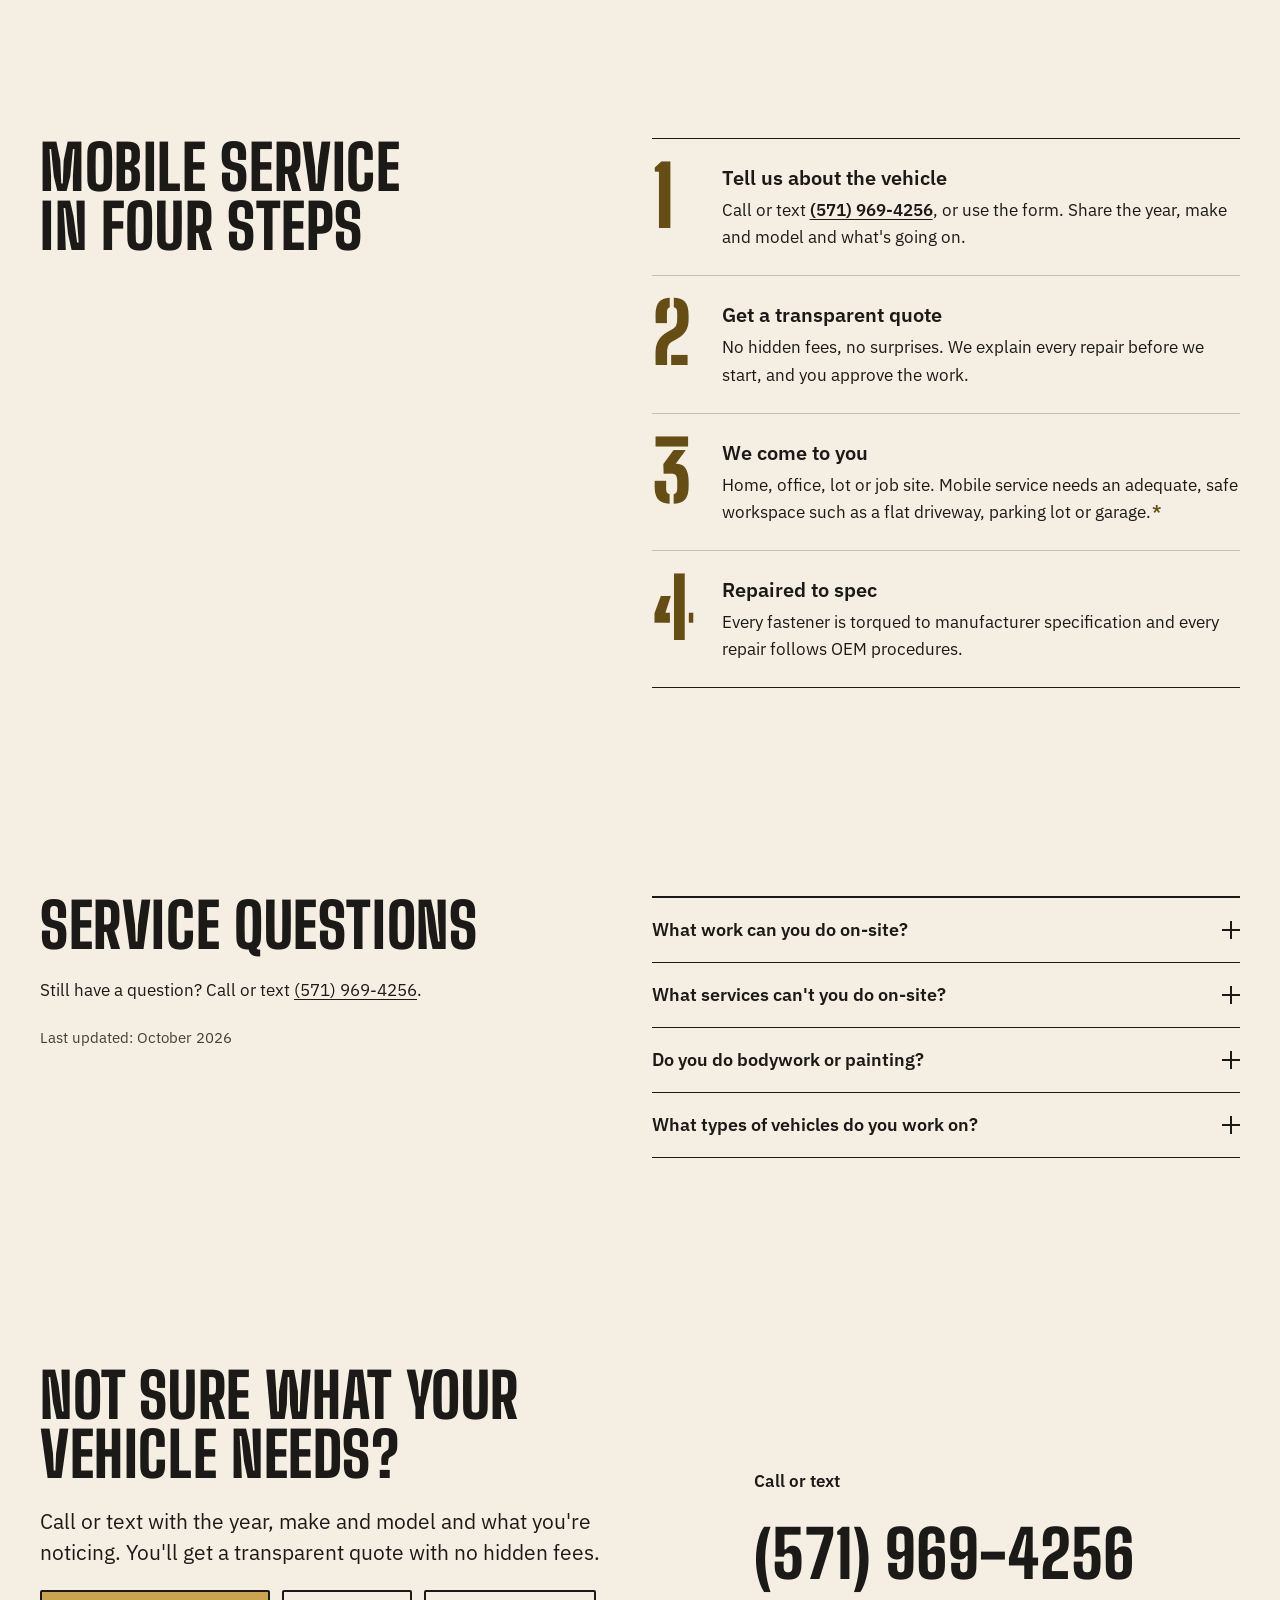
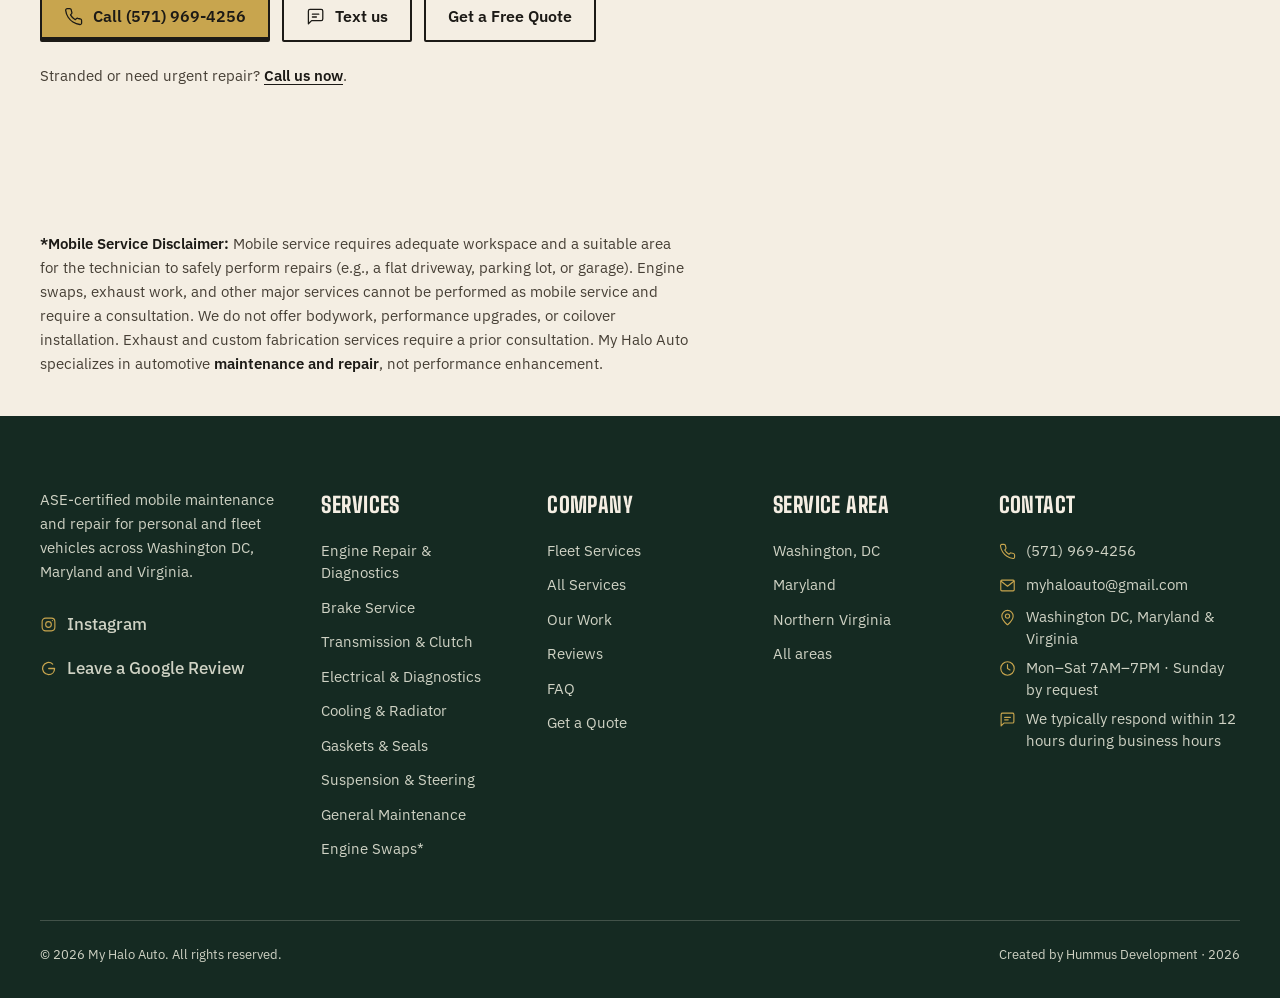
<file: services/index.html>
<!DOCTYPE html>
<html lang="en-US">
<head>
  <meta charset="UTF-8">
  <meta name="viewport" content="width=device-width, initial-scale=1.0, viewport-fit=cover">
  <title>Mobile Auto Repair Services in DC, MD &amp; VA | My Halo Auto</title>
  <meta name="description" content="Engine, brakes, clutch, cooling, electrical, gaskets, suspension and maintenance, done at your location by an ASE-certified mobile mechanic in DC, MD &amp; VA.">
  <meta name="robots" content="index, follow, max-image-preview:large, max-snippet:-1, max-video-preview:-1">
  <link rel="canonical" href="https://myhaloauto.com/services/">
  <link rel="preload" as="image" type="image/webp" imagesrcset="/images/suv-driveway-service-hood-open-wide-828.webp 828w, /images/suv-driveway-service-hood-open-wide-1200.webp 1200w, /images/suv-driveway-service-hood-open-wide-1600.webp 1600w, /images/suv-driveway-service-hood-open-wide-1920.webp 1920w" imagesizes="(min-width:1024px) 50vw, 100vw" fetchpriority="high">
  <meta name="theme-color" content="#F4EEE3">

  <link rel="icon" type="image/x-icon" href="/favicon.ico">
  <link rel="icon" type="image/png" sizes="32x32" href="/favicon-32x32.png">
  <link rel="icon" type="image/png" sizes="16x16" href="/favicon-16x16.png">
  <link rel="apple-touch-icon" sizes="180x180" href="/apple-touch-icon.png">

  <meta property="og:site_name" content="My Halo Auto">
  <meta property="og:title" content="Mobile Auto Repair Services in DC, MD &amp; VA | My Halo Auto">
  <meta property="og:description" content="Engine, brakes, clutch, cooling, electrical, gaskets, suspension and maintenance, done at your location by an ASE-certified mobile mechanic in DC, MD &amp; VA.">
  <meta property="og:type" content="website">
  <meta property="og:url" content="https://myhaloauto.com/services/">
  <meta property="og:image" content="https://myhaloauto.com/images/og/services.jpg">
  <meta property="og:image:width" content="1200">
  <meta property="og:image:height" content="630">
  <meta property="og:image:alt" content="Mobile mechanic service on a Chevrolet SUV in a driveway, hood open and front wheel removed">
  <meta property="og:locale" content="en_US">
  <meta name="twitter:card" content="summary_large_image">
  <meta name="twitter:title" content="Mobile Auto Repair Services in DC, MD &amp; VA | My Halo Auto">
  <meta name="twitter:description" content="Engine, brakes, clutch, cooling, electrical, gaskets, suspension and maintenance, done at your location by an ASE-certified mobile mechanic in DC, MD &amp; VA.">
  <meta name="twitter:image" content="https://myhaloauto.com/images/og/services.jpg">
  <meta name="twitter:image:alt" content="Mobile mechanic service on a Chevrolet SUV in a driveway, hood open and front wheel removed">

  <link rel="preconnect" href="https://fonts.googleapis.com">
  <link rel="preconnect" href="https://fonts.gstatic.com" crossorigin>
  <link rel="preload" as="style" href="https://fonts.googleapis.com/css2?family=Big+Shoulders:opsz,wght@10..72,700..800&family=IBM+Plex+Mono:wght@500&family=IBM+Plex+Sans:ital,wght@0,400;0,500;0,600;1,400&display=swap">
  <link href="https://fonts.googleapis.com/css2?family=Big+Shoulders:opsz,wght@10..72,700..800&family=IBM+Plex+Mono:wght@500&family=IBM+Plex+Sans:ital,wght@0,400;0,500;0,600;1,400&display=swap" rel="stylesheet" media="print" onload="this.media='all'">
  <noscript><link href="https://fonts.googleapis.com/css2?family=Big+Shoulders:opsz,wght@10..72,700..800&family=IBM+Plex+Mono:wght@500&family=IBM+Plex+Sans:ital,wght@0,400;0,500;0,600;1,400&display=swap" rel="stylesheet"></noscript>
  <link href="https://fonts.googleapis.com/css2?family=Big+Shoulders+Stencil:opsz,wght@10..72,800&text=0123456789&display=swap" rel="stylesheet" media="print" onload="this.media='all'">

  <link rel="stylesheet" href="/css/styles.css?v=12">
  <link rel="stylesheet" href="/css/pages.css?v=11">
  <script>document.documentElement.classList.add('js');</script>
  <!-- Structured data (schema.org) -->
  <script type="application/ld+json">
{
  "@context": "https://schema.org",
  "@graph": [
    {
      "@type": "AutoRepair",
      "@id": "https://myhaloauto.com/#business",
      "name": "My Halo Auto",
      "url": "https://myhaloauto.com/",
      "telephone": "+1-571-969-4256",
      "email": "myhaloauto@gmail.com",
      "logo": {
        "@id": "https://myhaloauto.com/#logo"
      },
      "image": [
        "https://myhaloauto.com/images/suv-driveway-service-hood-open-wide.jpeg",
        "https://myhaloauto.com/images/tacoma-parking-lot-service.jpeg"
      ],
      "description": "ASE-certified mobile auto maintenance and repair for personal and fleet vehicles in Washington DC, Maryland and Northern Virginia. Service is performed at the customer's location where there is adequate, safe workspace.",
      "address": {
        "@type": "PostalAddress",
        "addressCountry": "US"
      },
      "areaServed": [
        {
          "@type": "AdministrativeArea",
          "@id": "https://myhaloauto.com/#area-dc",
          "name": "Washington, DC",
          "sameAs": [
            "https://www.wikidata.org/wiki/Q61",
            "https://en.wikipedia.org/wiki/Washington,_D.C."
          ]
        },
        {
          "@type": "State",
          "@id": "https://myhaloauto.com/#area-md",
          "name": "Maryland",
          "sameAs": [
            "https://www.wikidata.org/wiki/Q1391",
            "https://en.wikipedia.org/wiki/Maryland"
          ]
        },
        {
          "@type": "State",
          "@id": "https://myhaloauto.com/#area-va",
          "name": "Virginia",
          "sameAs": [
            "https://www.wikidata.org/wiki/Q1370",
            "https://en.wikipedia.org/wiki/Virginia"
          ]
        }
      ],
      "hasMap": "https://www.google.com/maps?cid=9481235155550204168",
      "openingHoursSpecification": [
        {
          "@type": "OpeningHoursSpecification",
          "dayOfWeek": [
            "Monday",
            "Tuesday",
            "Wednesday",
            "Thursday",
            "Friday",
            "Saturday"
          ],
          "opens": "07:00",
          "closes": "19:00"
        }
      ],
      "contactPoint": {
        "@type": "ContactPoint",
        "contactType": "customer service",
        "telephone": "+1-571-969-4256",
        "email": "myhaloauto@gmail.com",
        "areaServed": [
          "US-DC",
          "US-MD",
          "US-VA"
        ],
        "hoursAvailable": {
          "@type": "OpeningHoursSpecification",
          "dayOfWeek": [
            "Monday",
            "Tuesday",
            "Wednesday",
            "Thursday",
            "Friday",
            "Saturday"
          ],
          "opens": "07:00",
          "closes": "19:00"
        }
      },
      "hasCredential": {
        "@type": "EducationalOccupationalCredential",
        "name": "ASE Certification",
        "credentialCategory": "certification",
        "recognizedBy": {
          "@type": "Organization",
          "name": "National Institute for Automotive Service Excellence (ASE)"
        }
      },
      "knowsAbout": [
        "Engine Repair & Diagnostics",
        "Brake Service",
        "Transmission & Clutch",
        "Electrical & Diagnostics",
        "Cooling & Radiator Service",
        "Gaskets & Seals",
        "Suspension & Steering",
        "General Maintenance",
        "Engine swaps",
        "Fleet vehicle maintenance"
      ],
      "sameAs": [
        "https://www.instagram.com/myhalo.auto/",
        "https://www.google.com/maps?cid=9481235155550204168"
      ],
      "hasOfferCatalog": {
        "@id": "https://myhaloauto.com/services/#catalog"
      }
    },
    {
      "@type": "ImageObject",
      "@id": "https://myhaloauto.com/#logo",
      "url": "https://myhaloauto.com/images/logo-mark.png",
      "contentUrl": "https://myhaloauto.com/images/logo-mark.png",
      "width": 128,
      "height": 128,
      "caption": "My Halo Auto"
    },
    {
      "@type": "WebSite",
      "@id": "https://myhaloauto.com/#website",
      "url": "https://myhaloauto.com/",
      "name": "My Halo Auto",
      "publisher": {
        "@id": "https://myhaloauto.com/#business"
      },
      "inLanguage": "en-US"
    },
    {
      "@type": "CollectionPage",
      "@id": "https://myhaloauto.com/services/#webpage",
      "url": "https://myhaloauto.com/services/",
      "name": "Mobile Auto Repair Services in DC, MD & VA | My Halo Auto",
      "description": "Engine, brakes, clutch, cooling, electrical, gaskets, suspension and maintenance, done at your location by an ASE-certified mobile mechanic in DC, MD & VA.",
      "isPartOf": {
        "@id": "https://myhaloauto.com/#website"
      },
      "about": {
        "@id": "https://myhaloauto.com/#business"
      },
      "inLanguage": "en-US",
      "primaryImageOfPage": {
        "@type": "ImageObject",
        "url": "https://myhaloauto.com/images/suv-driveway-service-hood-open-wide.jpeg",
        "width": 1920,
        "height": 1440
      },
      "dateModified": "2026-10-01",
      "breadcrumb": {
        "@id": "https://myhaloauto.com/services/#breadcrumb"
      },
      "mainEntity": {
        "@id": "https://myhaloauto.com/services/#catalog"
      },
      "hasPart": {
        "@id": "https://myhaloauto.com/services/#faq"
      }
    },
    {
      "@type": "OfferCatalog",
      "@id": "https://myhaloauto.com/services/#catalog",
      "name": "Mobile auto repair services",
      "url": "https://myhaloauto.com/services/",
      "itemListElement": [
        {
          "@type": "Offer",
          "itemOffered": {
            "@type": "Service",
            "@id": "https://myhaloauto.com/services/engine-repair/#service",
            "name": "Mobile Engine Repair & Diagnostics",
            "url": "https://myhaloauto.com/services/engine-repair/"
          }
        },
        {
          "@type": "Offer",
          "itemOffered": {
            "@type": "Service",
            "@id": "https://myhaloauto.com/services/brake-repair/#service",
            "name": "Mobile Brake Repair",
            "url": "https://myhaloauto.com/services/brake-repair/"
          }
        },
        {
          "@type": "Offer",
          "itemOffered": {
            "@type": "Service",
            "@id": "https://myhaloauto.com/services/electrical-diagnostics/#service",
            "name": "Mobile Electrical & Check Engine Light Diagnostics",
            "url": "https://myhaloauto.com/services/electrical-diagnostics/"
          }
        },
        {
          "@type": "Offer",
          "itemOffered": {
            "@type": "Service",
            "@id": "https://myhaloauto.com/services/suspension-steering/#service",
            "name": "Mobile Suspension & Steering Repair",
            "url": "https://myhaloauto.com/services/suspension-steering/"
          }
        },
        {
          "@type": "Offer",
          "itemOffered": {
            "@type": "Service",
            "@id": "https://myhaloauto.com/services/maintenance/#service",
            "name": "Mobile Oil Changes & General Maintenance",
            "url": "https://myhaloauto.com/services/maintenance/"
          }
        },
        {
          "@type": "Offer",
          "itemOffered": {
            "@type": "Service",
            "@id": "https://myhaloauto.com/services/cooling-system/#service",
            "name": "Mobile Radiator & Cooling System Repair",
            "url": "https://myhaloauto.com/services/cooling-system/"
          }
        },
        {
          "@type": "Offer",
          "itemOffered": {
            "@type": "Service",
            "@id": "https://myhaloauto.com/services/gaskets-seals/#service",
            "name": "Mobile Oil Leak, Gasket & Seal Repair",
            "url": "https://myhaloauto.com/services/gaskets-seals/"
          }
        },
        {
          "@type": "Offer",
          "itemOffered": {
            "@type": "Service",
            "@id": "https://myhaloauto.com/services/transmission-clutch/#service",
            "name": "Mobile Transmission & Clutch Service",
            "url": "https://myhaloauto.com/services/transmission-clutch/"
          }
        },
        {
          "@type": "Offer",
          "itemOffered": {
            "@type": "Service",
            "name": "Engine swaps (by consultation; not a mobile service)",
            "url": "https://myhaloauto.com/services/#engine-swaps",
            "@id": "https://myhaloauto.com/services/#engine-swaps-service"
          }
        }
      ]
    },
    {
      "@type": "BreadcrumbList",
      "@id": "https://myhaloauto.com/services/#breadcrumb",
      "itemListElement": [
        {
          "@type": "ListItem",
          "position": 1,
          "name": "Home",
          "item": "https://myhaloauto.com/"
        },
        {
          "@type": "ListItem",
          "position": 2,
          "name": "Services",
          "item": "https://myhaloauto.com/services/"
        }
      ]
    },
    {
      "@type": "FAQPage",
      "@id": "https://myhaloauto.com/services/#faq",
      "url": "https://myhaloauto.com/services/",
      "isPartOf": {
        "@id": "https://myhaloauto.com/services/#webpage"
      },
      "mainEntity": [
        {
          "@type": "Question",
          "name": "Do you do bodywork or painting?",
          "acceptedAnswer": {
            "@type": "Answer",
            "text": "No. My Halo Auto specializes in maintenance and repair. We don't do painting, bodywork or performance upgrades."
          }
        }
      ]
    }
  ]
}
  </script>
</head>
<body>
  <a class="skip-link" href="#main">Skip to content</a>
  <nav id="navbar" class="navbar" aria-label="Main">
    <div class="nav-container">
      <a href="/" class="nav-logo" aria-label="My Halo Auto, home">
        <img src="/images/logo-mark.png" alt="" class="nav-logo-img" width="40" height="40">
        <span class="logo-text">My Halo Auto</span>
      </a>
      <ul class="nav-menu" id="navMenu">
        <li><a href="/services/" class="nav-link" aria-current="page">Services</a></li>
        <li><a href="/fleet-services/" class="nav-link">Fleet</a></li>
        <li><a href="/#gallery" class="nav-link">Our Work</a></li>
        <li><a href="/#reviews" class="nav-link">Reviews</a></li>
        <li><a href="/#service-area" class="nav-link">Service Area</a></li>
        <li><a href="/#faq" class="nav-link">FAQ</a></li>
        <li class="nav-phone-item"><a href="tel:+15719694256" class="nav-phone"><svg class="ico" aria-hidden="true" focusable="false"><use href="/images/icons.svg#i-phone"></use></svg> (571) 969-4256</a></li>
        <li class="nav-cta-item"><a href="/#contact" class="nav-link cta-link">Get a Quote</a></li>
      </ul>
      <a href="tel:+15719694256" class="btn btn--call nav-call" aria-label="Call (571) 969-4256"><svg class="ico" aria-hidden="true" focusable="false"><use href="/images/icons.svg#i-phone"></use></svg><span>Call</span></a>
      <button class="hamburger" id="hamburger" type="button" aria-label="Open menu" aria-expanded="false" aria-controls="navMenu">
        <span class="bar"></span><span class="bar"></span><span class="bar"></span>
      </button>
    </div>
    <div class="nav-backdrop" id="navBackdrop"></div>
  </nav>

  <main id="main">

    <!-- Page hero -->
    <header class="page-hero" data-bg="paper">
      <div class="wrap page-hero__grid">
        <div class="page-hero__copy">
          <nav aria-label="Breadcrumb" class="breadcrumb"><ol><li><a href="/">Home</a></li><li aria-current="page">Services</li></ol></nav>
          <h1>Mobile Auto Repair Services <span class="h1__where">in DC, Maryland &amp; Virginia</span></h1>
          <p class="lede">My Halo Auto is an ASE-certified mobile mechanic. We perform maintenance and repairs at your home, office, fleet lot or job site across the DMV, for personal and fleet vehicles alike.</p>
          <div class="page-hero__links">
            <div class="btn-row hero__cta">
              <a href="tel:+15719694256" class="btn btn--call"><svg class="ico" aria-hidden="true" focusable="false"><use href="/images/icons.svg#i-phone"></use></svg> Call (571) 969-4256</a>
              <a href="sms:+15719694256?body=Hi%2C%20I%20need%20a%20quote%20for%20auto%20repair." class="btn btn--line"><svg class="ico" aria-hidden="true" focusable="false"><use href="/images/icons.svg#i-message"></use></svg> Text us</a>
            </div>
            <div><a href="/#contact" class="textlink">Get a Free Quote <svg class="ico" aria-hidden="true" focusable="false"><use href="/images/icons.svg#i-arrow-right"></use></svg></a></div>
          </div>
          <p class="proof-line"><a href="/#reviews">5.0 on Google</a> &middot; ASE certified &middot; Mon&ndash;Sat 7AM&ndash;7PM</p>
        </div>
        <div class="page-hero__media bleed-r">
          <figure class="shot" data-reveal="door">
            <div class="shot__img"><picture><source type="image/webp" srcset="/images/suv-driveway-service-hood-open-wide-828.webp 828w, /images/suv-driveway-service-hood-open-wide-1200.webp 1200w, /images/suv-driveway-service-hood-open-wide-1600.webp 1600w, /images/suv-driveway-service-hood-open-wide-1920.webp 1920w" sizes="(min-width:1024px) 50vw, 100vw"><img src="/images/suv-driveway-service-hood-open-wide.jpeg" srcset="/images/suv-driveway-service-hood-open-wide-828.jpg 828w, /images/suv-driveway-service-hood-open.jpeg 1200w, /images/suv-driveway-service-hood-open-1600.jpeg 1600w, /images/suv-driveway-service-hood-open-wide.jpeg 1920w" sizes="(min-width:1024px) 50vw, 100vw" alt="Mobile mechanic service on a Chevrolet SUV in a driveway, hood open and front wheel removed" width="1920" height="1440" fetchpriority="high" decoding="async" style="object-position:35% 55%"></picture></div>
            <figcaption class="tag" data-reveal="tag">Driveway service, hood up</figcaption>
          </figure>
        </div>
      </div>
    </header>

    <!-- All services -->
    <section id="all-services" class="sec" data-bg="sand" aria-labelledby="all-title">
      <div class="wrap">
        <div class="sec-head sec-head--row">
          <h2 id="all-title" data-reveal>What We Fix, On-Site</h2>
          <p class="lede">Every service is available for personal and fleet vehicles.</p>
        </div>
        <div class="index__list index--photo">
          <a class="index__row" href="/services/engine-repair/" data-reveal style="--d:0">
            <img class="index__thumb" src="/images/thumbs/mercedes-engine-bay-240.jpg" srcset="/images/thumbs/mercedes-engine-bay-240.jpg 240w, /images/thumbs/mercedes-engine-bay-480.jpg 480w" sizes="(min-width:900px) 200px, 96px" alt="Mercedes-Benz engine bay open during engine diagnostics" width="900" height="1200" loading="lazy" decoding="async" style="object-position:50% 35%">
            <h3 class="index__name">Engine Repair &amp; Diagnostics</h3>
            <p class="index__desc">Complete engine diagnostics, repair, and rebuilds.</p>
            <p class="index__list-line">Full engine diagnostics &middot; Timing belt/chain replacement &middot; Head gasket repair &middot; Oil leak diagnosis &amp; repair</p>
            <svg class="ico index__arrow" aria-hidden="true" focusable="false"><use href="/images/icons.svg#i-arrow-right"></use></svg>
          </a>
          <a class="index__row" href="/services/brake-repair/" data-reveal style="--d:1">
            <img class="index__thumb" src="/images/thumbs/chevy-hub-brake-240.jpg" srcset="/images/thumbs/chevy-hub-brake-240.jpg 240w, /images/thumbs/chevy-hub-brake-480.jpg 480w" sizes="(min-width:900px) 200px, 96px" alt="Chevrolet wheel well with the wheel removed and the hub and brake exposed" width="900" height="1200" loading="lazy" decoding="async" style="object-position:50% 55%">
            <h3 class="index__name">Brake Service</h3>
            <p class="index__desc">Complete brake system service from pad replacement to full brake overhauls.</p>
            <p class="index__list-line">Brake pad &amp; rotor replacement &middot; Caliper service &amp; rebuild &middot; Brake line repair &middot; Hub &amp; bearing replacement</p>
            <svg class="ico index__arrow" aria-hidden="true" focusable="false"><use href="/images/icons.svg#i-arrow-right"></use></svg>
          </a>
          <a class="index__row" href="/services/electrical-diagnostics/" data-reveal style="--d:0">
            <img class="index__thumb" src="/images/thumbs/ecu-board-diagnostics-240.jpg" srcset="/images/thumbs/ecu-board-diagnostics-240.jpg 240w, /images/thumbs/ecu-board-diagnostics-480.jpg 480w" sizes="(min-width:900px) 200px, 96px" alt="Opened ECU circuit board on a workbench with multimeter probes during electrical diagnostics" width="800" height="600" loading="lazy" decoding="async" style="object-position:40% 50%">
            <h3 class="index__name">Electrical &amp; Diagnostics</h3>
            <p class="index__desc">Advanced electrical diagnostics and repair.</p>
            <p class="index__list-line">OBD-II code diagnostics &middot; Wiring harness repair &middot; Alternator &amp; starter service &middot; Sensor replacement</p>
            <svg class="ico index__arrow" aria-hidden="true" focusable="false"><use href="/images/icons.svg#i-arrow-right"></use></svg>
          </a>
          <a class="index__row" href="/services/suspension-steering/" data-reveal style="--d:1">
            <img class="index__thumb" src="/images/thumbs/suspension-overhaul-240.jpg" srcset="/images/thumbs/suspension-overhaul-240.jpg 240w, /images/thumbs/suspension-overhaul-480.jpg 480w" sizes="(min-width:900px) 200px, 96px" alt="Steering knuckle, rotor, coil spring and strut removed during a suspension overhaul" width="1200" height="900" loading="lazy" decoding="async" style="object-position:35% 50%">
            <h3 class="index__name">Suspension &amp; Steering</h3>
            <p class="index__desc">Struts, shocks, control arms, tie rods, and complete suspension overhauls.</p>
            <p class="index__list-line">Strut &amp; shock replacement &middot; Control arm &amp; ball joint &middot; Tie rod replacement &middot; Power steering repair</p>
            <svg class="ico index__arrow" aria-hidden="true" focusable="false"><use href="/images/icons.svg#i-arrow-right"></use></svg>
          </a>
          <a class="index__row" href="/services/maintenance/" data-reveal style="--d:0">
            <img class="index__thumb" src="/images/thumbs/diagnostic-scanner-tablet-240.jpg" srcset="/images/thumbs/diagnostic-scanner-tablet-240.jpg 240w, /images/thumbs/diagnostic-scanner-tablet-480.jpg 480w" sizes="(min-width:900px) 200px, 96px" alt="Diagnostic scan tablet and interface case on the hood of a Mercedes-Benz" width="800" height="600" loading="lazy" decoding="async" style="object-position:55% 50%">
            <h3 class="index__name">General Maintenance</h3>
            <p class="index__desc">Oil changes, fluid flushes, filters, spark plugs, and complete tune-ups.</p>
            <p class="index__list-line">Oil change &amp; filter &middot; Spark plug replacement &middot; Coolant &amp; fluid flush &middot; Belt &amp; hose replacement</p>
            <svg class="ico index__arrow" aria-hidden="true" focusable="false"><use href="/images/icons.svg#i-arrow-right"></use></svg>
          </a>
          <a class="index__row" href="/services/cooling-system/" data-reveal style="--d:1">
            <img class="index__thumb" src="/images/thumbs/radiator-corrosion-240.jpg" srcset="/images/thumbs/radiator-corrosion-240.jpg 240w, /images/thumbs/radiator-corrosion-480.jpg 480w" sizes="(min-width:900px) 200px, 96px" alt="Radiator core with a section of damaged, bent cooling fins" width="800" height="1066" loading="lazy" decoding="async" style="object-position:50% 50%">
            <h3 class="index__name">Cooling &amp; Radiator Service</h3>
            <p class="index__desc">Full cooling system diagnosis and repair.</p>
            <p class="index__list-line">Radiator replacement &middot; Water pump service &middot; Thermostat replacement &middot; Coolant flush &amp; fill</p>
            <svg class="ico index__arrow" aria-hidden="true" focusable="false"><use href="/images/icons.svg#i-arrow-right"></use></svg>
          </a>
          <a class="index__row" href="/services/gaskets-seals/" data-reveal style="--d:0">
            <img class="index__thumb" src="/images/thumbs/timing-cover-gasket-compare-240.jpg" srcset="/images/thumbs/timing-cover-gasket-compare-240.jpg 240w, /images/thumbs/timing-cover-gasket-compare-480.jpg 480w" sizes="(min-width:900px) 200px, 96px" alt="Worn timing cover gasket with old sealant laid out for comparison" width="800" height="1066" loading="lazy" decoding="async" style="object-position:50% 45%">
            <h3 class="index__name">Gaskets &amp; Seals</h3>
            <p class="index__desc">Oil leak diagnosis and repair. Timing cover, valve cover, intake manifold, and rear main seal replacement.</p>
            <p class="index__list-line">Timing cover gasket &middot; Valve cover gasket &middot; Intake manifold gasket &middot; Rear main seal replacement</p>
            <svg class="ico index__arrow" aria-hidden="true" focusable="false"><use href="/images/icons.svg#i-arrow-right"></use></svg>
          </a>
          <a class="index__row" href="/services/transmission-clutch/" data-reveal style="--d:1">
            <img class="index__thumb" src="/images/thumbs/cv-axles-removed-240.jpg" srcset="/images/thumbs/cv-axles-removed-240.jpg 240w, /images/thumbs/cv-axles-removed-480.jpg 480w" sizes="(min-width:900px) 200px, 96px" alt="Two CV axles removed from a vehicle, laid on cardboard" width="800" height="1066" loading="lazy" decoding="async" style="object-position:50% 50%">
            <h3 class="index__name">Transmission &amp; Clutch</h3>
            <p class="index__desc">Manual and automatic transmission repair, rebuilds, and replacements.</p>
            <p class="index__list-line">Transmission rebuild &amp; replace &middot; Clutch replacement &middot; Flywheel replacement &middot; Fluid flush &amp; service</p>
            <svg class="ico index__arrow" aria-hidden="true" focusable="false"><use href="/images/icons.svg#i-arrow-right"></use></svg>
          </a>
        </div>
      </div>
    </section>

    <!-- Engine swaps -->
    <section id="engine-swaps" class="sec" data-bg="paper" aria-labelledby="swaps-title">
      <div class="wrap split">
        <div class="split__text">
          <h2 id="swaps-title" data-reveal>Engine Swaps<a aria-label="See mobile service disclaimer" class="fn-ref" href="#disclaimer">*</a>: Not a Mobile Service</h2>
          <p>Full engine swap services including wiring, plumbing, and mounts. Direct replacement swaps performed at a suitable workspace with proper equipment.</p>
          <p>Engine swaps require adequate workspace, proper equipment, and a suitable location. Contact us to discuss your project and we'll work out the best arrangement.</p>
          <ul class="ruled">
            <li>Direct replacement swaps</li>
            <li>Wiring harness integration</li>
            <li>Motor mount replacement</li>
            <li>Cooling system hookup</li>
          </ul>
          <div class="btn-row"><a href="/?service=engine-swap#contact" class="btn btn--line">Discuss an Engine Swap</a></div>
        </div>
        <div class="split__media">
          <figure class="shot bleed-r" data-reveal="door">
            <div class="shot__img" style="--ar:4/3"><picture><source type="image/webp" srcset="/images/engine-front-timing-cover-800.webp"><img src="/images/engine-front-timing-cover.jpeg" alt="V8 engine front with the timing cover, alternator and throttle body exposed" width="800" height="600" loading="lazy" decoding="async" style="object-position:50% 50%"></picture></div>
            <figcaption class="cap">V8 engine front with timing cover and accessory drive.</figcaption>
          </figure>
        </div>
      </div>
    </section>

    <!-- What we don't do -->
    <section class="sec" data-bg="sage" aria-labelledby="dont-title">
      <div class="wrap dont__grid">
        <div class="dont__head">
          <h2 id="dont-title" data-reveal>What We Don't Do</h2>
          <p class="lede">My Halo Auto specializes in automotive maintenance and repair, not performance enhancement.</p>
        </div>
        <div class="dont__body" data-reveal>
          <ul class="ruled x-list">
            <li><svg class="ico" aria-hidden="true" focusable="false"><use href="/images/icons.svg#i-x"></use></svg>Painting and bodywork</li>
            <li><svg class="ico" aria-hidden="true" focusable="false"><use href="/images/icons.svg#i-x"></use></svg>Performance upgrades</li>
            <li><svg class="ico" aria-hidden="true" focusable="false"><use href="/images/icons.svg#i-x"></use></svg>Coilover installation</li>
          </ul>
          <p class="fine">By consultation only: engine swaps (not mobile) and exhaust or custom fabrication.<a aria-label="See mobile service disclaimer" class="fn-ref" href="#disclaimer">*</a></p>
        </div>
      </div>
    </section>

    <!-- Personal and fleet -->
    <section class="sec" data-bg="green" aria-labelledby="ways-title">
      <div class="wrap">
        <div class="sec-head sec-head--row">
          <h2 id="ways-title" data-reveal>Every Service, for Personal and Fleet Vehicles</h2>
          <p class="lede">Same technician, same standards, same service catalog.</p>
        </div>
        <div class="ways2">
          <div class="ways2__col" data-reveal style="--d:0">
            <h3>Personal vehicles</h3>
            <p>Daily drivers, trucks, SUVs and European vehicles, serviced at your home or office. We explain every repair before we start, and you approve the work.</p>
            <div class="btn-row"><a href="/#contact" class="btn btn--call">Get a Free Quote</a></div>
          </div>
          <div class="ways2__col" data-reveal style="--d:1">
            <h3>Fleet vehicles too</h3>
            <p>Company vans, pickups, sedans and SUVs, serviced on-site at your lot, yard or job site, scheduled with your fleet manager and invoiced per vehicle.</p>
            <div class="btn-row"><a href="/fleet-services/" class="btn btn--call">Explore Fleet Services</a><a href="/?service=fleet#contact" class="btn btn--line">Request Fleet Service</a></div>
          </div>
        </div>
        <p class="related__all">Available across <a href="/washington-dc/">Washington, DC</a> (all four quadrants), <a href="/maryland/">Maryland</a> (Silver Spring, Bethesda, Rockville, College Park, Bowie, Laurel and more) and <a href="/northern-virginia/">Northern Virginia</a> (Arlington, Alexandria, Fairfax, Reston, Tysons, Manassas and more).</p>
      </div>
    </section>

    <!-- How it works -->
    <section class="sec" data-bg="paper" aria-labelledby="how-title">
      <div class="wrap steps__grid">
        <div class="steps__head"><h2 id="how-title" data-reveal>Mobile Service in Four Steps</h2></div>
        <ol class="steps steps--2">
            <li class="step" data-reveal style="--d:1"><span class="step__n" aria-hidden="true">1</span><h3 class="step__title">Tell us about the vehicle</h3><p>Call or text <a class="step__tel" href="tel:+15719694256">(571) 969-4256</a>, or use the form. Share the year, make and model and what's going on.</p></li>
            <li class="step" data-reveal style="--d:2"><span class="step__n" aria-hidden="true">2</span><h3 class="step__title">Get a transparent quote</h3><p>No hidden fees, no surprises. We explain every repair before we start, and you approve the work.</p></li>
            <li class="step" data-reveal style="--d:3"><span class="step__n" aria-hidden="true">3</span><h3 class="step__title">We come to you</h3><p>Home, office, lot or job site. Mobile service needs an adequate, safe workspace such as a flat driveway, parking lot or garage.<a aria-label="See mobile service disclaimer" class="fn-ref" href="#disclaimer">*</a></p></li>
            <li class="step" data-reveal style="--d:4"><span class="step__n" aria-hidden="true">4</span><h3 class="step__title">Repaired to spec</h3><p>Every fastener is torqued to manufacturer specification and every repair follows OEM procedures.</p></li>
        </ol>
      </div>
    </section>

    <!-- FAQ -->
    <section class="sec" data-bg="sand" aria-labelledby="faq-title">
      <div class="wrap faq__grid">
        <div class="faq__side">
          <h2 id="faq-title" data-reveal>Service Questions</h2>
          <p>Still have a question? Call or text <a href="tel:+15719694256">(571) 969-4256</a>.</p>
          <p class="fine">Last updated: October 2026</p>
        </div>
        <div class="faq__main">
          <div class="faq-list">
<div class="faq-item">
<h3 class="faq-q"><button aria-controls="faq-svc-1" aria-expanded="false" class="faq-question" id="faq-svc-1-q" type="button"><span>What work can you do on-site?</span><span class="faq-mark" aria-hidden="true"></span></button></h3>
<div aria-labelledby="faq-svc-1-q" class="faq-answer" id="faq-svc-1" role="region"><div class="faq-answer__inner"><p>We handle most maintenance and repair work on-site including engine diagnostics, brake service, suspension, steering, transmission and clutch work, fluid services, and general maintenance. Major jobs like engine swaps require adequate workspace and are performed at a suitable location — not mobile. Contact us for details.</p></div></div>
</div>
<div class="faq-item">
<h3 class="faq-q"><button aria-controls="faq-svc-2" aria-expanded="false" class="faq-question" id="faq-svc-2-q" type="button"><span>What services can't you do on-site?</span><span class="faq-mark" aria-hidden="true"></span></button></h3>
<div aria-labelledby="faq-svc-2-q" class="faq-answer" id="faq-svc-2" role="region"><div class="faq-answer__inner"><p>Engine swaps and other major jobs require adequate workspace and cannot be done as mobile service. Exhaust and custom fabrication require a consultation first. We do not offer bodywork or performance upgrades. Mobile service also requires sufficient space and a suitable work area at your location.<a aria-label="See mobile service disclaimer" class="fn-ref" href="#disclaimer">*</a></p></div></div>
</div>
<div class="faq-item">
<h3 class="faq-q"><button aria-controls="faq-svc-3" aria-expanded="false" class="faq-question" id="faq-svc-3-q" type="button"><span>Do you do bodywork or painting?</span><span class="faq-mark" aria-hidden="true"></span></button></h3>
<div aria-labelledby="faq-svc-3-q" class="faq-answer" id="faq-svc-3" role="region"><div class="faq-answer__inner"><p>No. My Halo Auto specializes in maintenance and repair. We don't do painting, bodywork or performance upgrades.</p></div></div>
</div>
<div class="faq-item">
<h3 class="faq-q"><button aria-controls="faq-svc-4" aria-expanded="false" class="faq-question" id="faq-svc-4-q" type="button"><span>What types of vehicles do you work on?</span><span class="faq-mark" aria-hidden="true"></span></button></h3>
<div aria-labelledby="faq-svc-4-q" class="faq-answer" id="faq-svc-4" role="region"><div class="faq-answer__inner"><p>We work on all makes and models — domestic, import, and European. From daily drivers like Honda Accords and Toyota Camrys to trucks like Chevy Tahoes and Ford F-150s, to European vehicles like Mercedes-Benz and BMW, for personal and fleet vehicles alike. Jobs that need a full workspace are handled by consultation.</p></div></div>
</div>
</div>
        </div>
      </div>
    </section>

    <!-- Closing CTA -->
    <section class="sec closer" data-bg="gold" aria-labelledby="cta-band-title">
      <div class="wrap closer__grid">
        <div class="closer__text">
          <h2 id="cta-band-title" data-reveal>Not Sure What Your Vehicle Needs?</h2>
          <p class="lede">Call or text with the year, make and model and what you're noticing. You'll get a transparent quote with no hidden fees.</p>
          <div class="btn-row">
            <a href="tel:+15719694256" class="btn btn--call"><svg class="ico" aria-hidden="true" focusable="false"><use href="/images/icons.svg#i-phone"></use></svg> Call (571) 969-4256</a>
            <a href="sms:+15719694256?body=Hi%2C%20I%20need%20a%20quote%20for%20auto%20repair." class="btn btn--line"><svg class="ico" aria-hidden="true" focusable="false"><use href="/images/icons.svg#i-message"></use></svg> Text us</a>
            <a href="/#contact" class="btn btn--line">Get a Free Quote</a>
          </div>
          <p class="closer__urgent">Stranded or need urgent repair? <a href="tel:+15719694256">Call us now</a>.</p>
        </div>
        <div class="closer__phone">
          <p class="contact__label">Call or text</p>
          <a href="tel:+15719694256" class="phone-big" data-reveal>(571) 969-4256</a>
        </div>
      </div>
    </section>

    <section class="footnote-section" data-bg="paper" aria-label="Mobile service disclaimer">
      <div class="wrap">
        <p class="footnote-text" id="disclaimer">
          <strong>*Mobile Service Disclaimer:</strong> Mobile service requires adequate workspace and a suitable area for the technician to safely perform repairs (e.g., a flat driveway, parking lot, or garage). Engine swaps, exhaust work, and other major services cannot be performed as mobile service and require a consultation. We do not offer bodywork, performance upgrades, or coilover installation. Exhaust and custom fabrication services require a prior consultation. My Halo Auto specializes in automotive <strong>maintenance and repair</strong>, not performance enhancement.
        </p>
      </div>
    </section>
  </main>

  <footer class="footer tone-deep" data-bg="forest">
    <div class="wrap">
      <div class="footer-grid">
        <div class="footer-brand">
          <p>ASE-certified mobile maintenance and repair for personal and fleet vehicles across Washington DC, Maryland and Virginia.</p>
          <div class="footer-socials">
            <a href="https://instagram.com/myhalo.auto" target="_blank" rel="noopener"><svg class="ico" aria-hidden="true" focusable="false"><use href="/images/icons.svg#i-instagram"></use></svg> Instagram</a>
            <a href="https://maps.app.goo.gl/rKe13m5ULv6c1C4z5?g_st=ic" target="_blank" rel="noopener"><svg class="ico" aria-hidden="true" focusable="false"><use href="/images/icons.svg#i-google"></use></svg> Leave a Google Review</a>
          </div>
        </div>
        <div class="footer-links">
          <p class="footer-title">Services</p>
          <ul>
            <li><a href="/services/engine-repair/">Engine Repair &amp; Diagnostics</a></li>
            <li><a href="/services/brake-repair/">Brake Service</a></li>
            <li><a href="/services/transmission-clutch/">Transmission &amp; Clutch</a></li>
            <li><a href="/services/electrical-diagnostics/">Electrical &amp; Diagnostics</a></li>
            <li><a href="/services/cooling-system/">Cooling &amp; Radiator</a></li>
            <li><a href="/services/gaskets-seals/">Gaskets &amp; Seals</a></li>
            <li><a href="/services/suspension-steering/">Suspension &amp; Steering</a></li>
            <li><a href="/services/maintenance/">General Maintenance</a></li>
            <li><a href="/services/#engine-swaps">Engine Swaps*</a></li>
          </ul>
        </div>
        <div class="footer-links">
          <p class="footer-title">Company</p>
          <ul>
            <li><a href="/fleet-services/">Fleet Services</a></li>
            <li><a href="/services/">All Services</a></li>
            <li><a href="/#gallery">Our Work</a></li>
            <li><a href="/#reviews">Reviews</a></li>
            <li><a href="/#faq">FAQ</a></li>
            <li><a href="/#contact">Get a Quote</a></li>
          </ul>
        </div>
        <div class="footer-links">
          <p class="footer-title">Service Area</p>
          <ul>
            <li><a href="/washington-dc/">Washington, DC</a></li>
            <li><a href="/maryland/">Maryland</a></li>
            <li><a href="/northern-virginia/">Northern Virginia</a></li>
            <li><a href="/#service-area">All areas</a></li>
          </ul>
        </div>
        <div class="footer-links">
          <p class="footer-title">Contact</p>
          <ul class="footer-contact">
            <li><a href="tel:+15719694256"><svg class="ico" aria-hidden="true" focusable="false"><use href="/images/icons.svg#i-phone"></use></svg> (571) 969-4256</a></li>
            <li><a href="mailto:myhaloauto@gmail.com"><svg class="ico" aria-hidden="true" focusable="false"><use href="/images/icons.svg#i-mail"></use></svg> myhaloauto@gmail.com</a></li>
            <li><svg class="ico" aria-hidden="true" focusable="false"><use href="/images/icons.svg#i-pin"></use></svg> Washington DC, Maryland &amp; Virginia</li>
            <li><svg class="ico" aria-hidden="true" focusable="false"><use href="/images/icons.svg#i-clock"></use></svg> Mon–Sat 7AM–7PM · Sunday by request</li>
            <li><svg class="ico" aria-hidden="true" focusable="false"><use href="/images/icons.svg#i-message"></use></svg> We typically respond within 12 hours during business hours</li>
          </ul>
        </div>
      </div>
      <div class="footer-bottom">
        <p>&copy; <span data-year>2026</span> My Halo Auto. All rights reserved.</p>
        <p class="credit">Created by Hummus Development &middot; 2026</p>
      </div>
    </div>
  </footer>

  <div class="action-bar" role="region" aria-label="Quick contact">
    <a href="tel:+15719694256" class="action-bar__btn action-bar__btn--call"><svg class="ico" aria-hidden="true" focusable="false"><use href="/images/icons.svg#i-phone"></use></svg><span>Call</span></a>
    <a href="sms:+15719694256?body=Hi%2C%20I%20need%20a%20quote%20for%20auto%20repair." class="action-bar__btn action-bar__btn--text"><svg class="ico" aria-hidden="true" focusable="false"><use href="/images/icons.svg#i-message"></use></svg><span>Text</span></a>
    <a href="/#contact" class="action-bar__btn action-bar__btn--quote"><svg class="ico" aria-hidden="true" focusable="false"><use href="/images/icons.svg#i-clipboard-check"></use></svg><span>Quote</span></a>
  </div>
  <button id="backToTop" class="back-to-top" type="button" aria-label="Back to top"><svg class="ico" aria-hidden="true" focusable="false"><use href="/images/icons.svg#i-chevron-up"></use></svg></button>
  <script src="/js/main.js?v=10" defer></script>
</body>
</html>
</file>
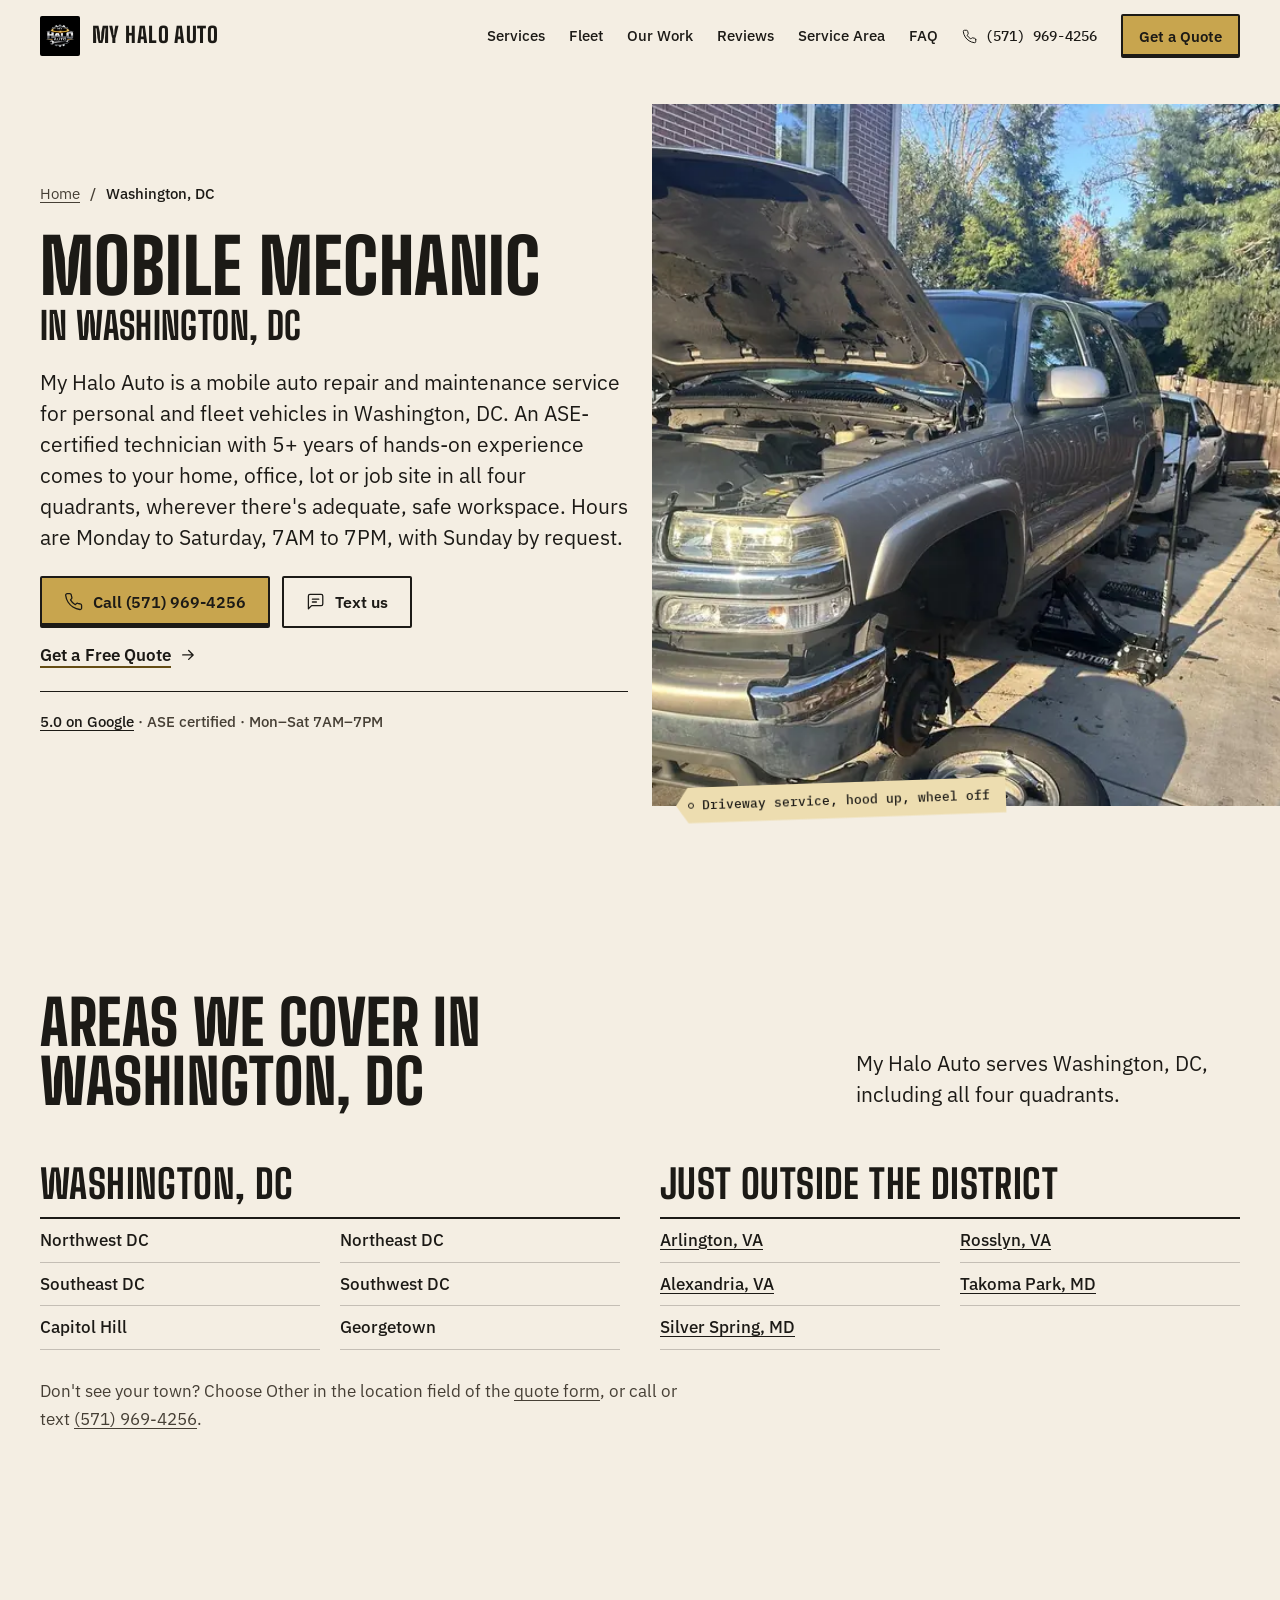
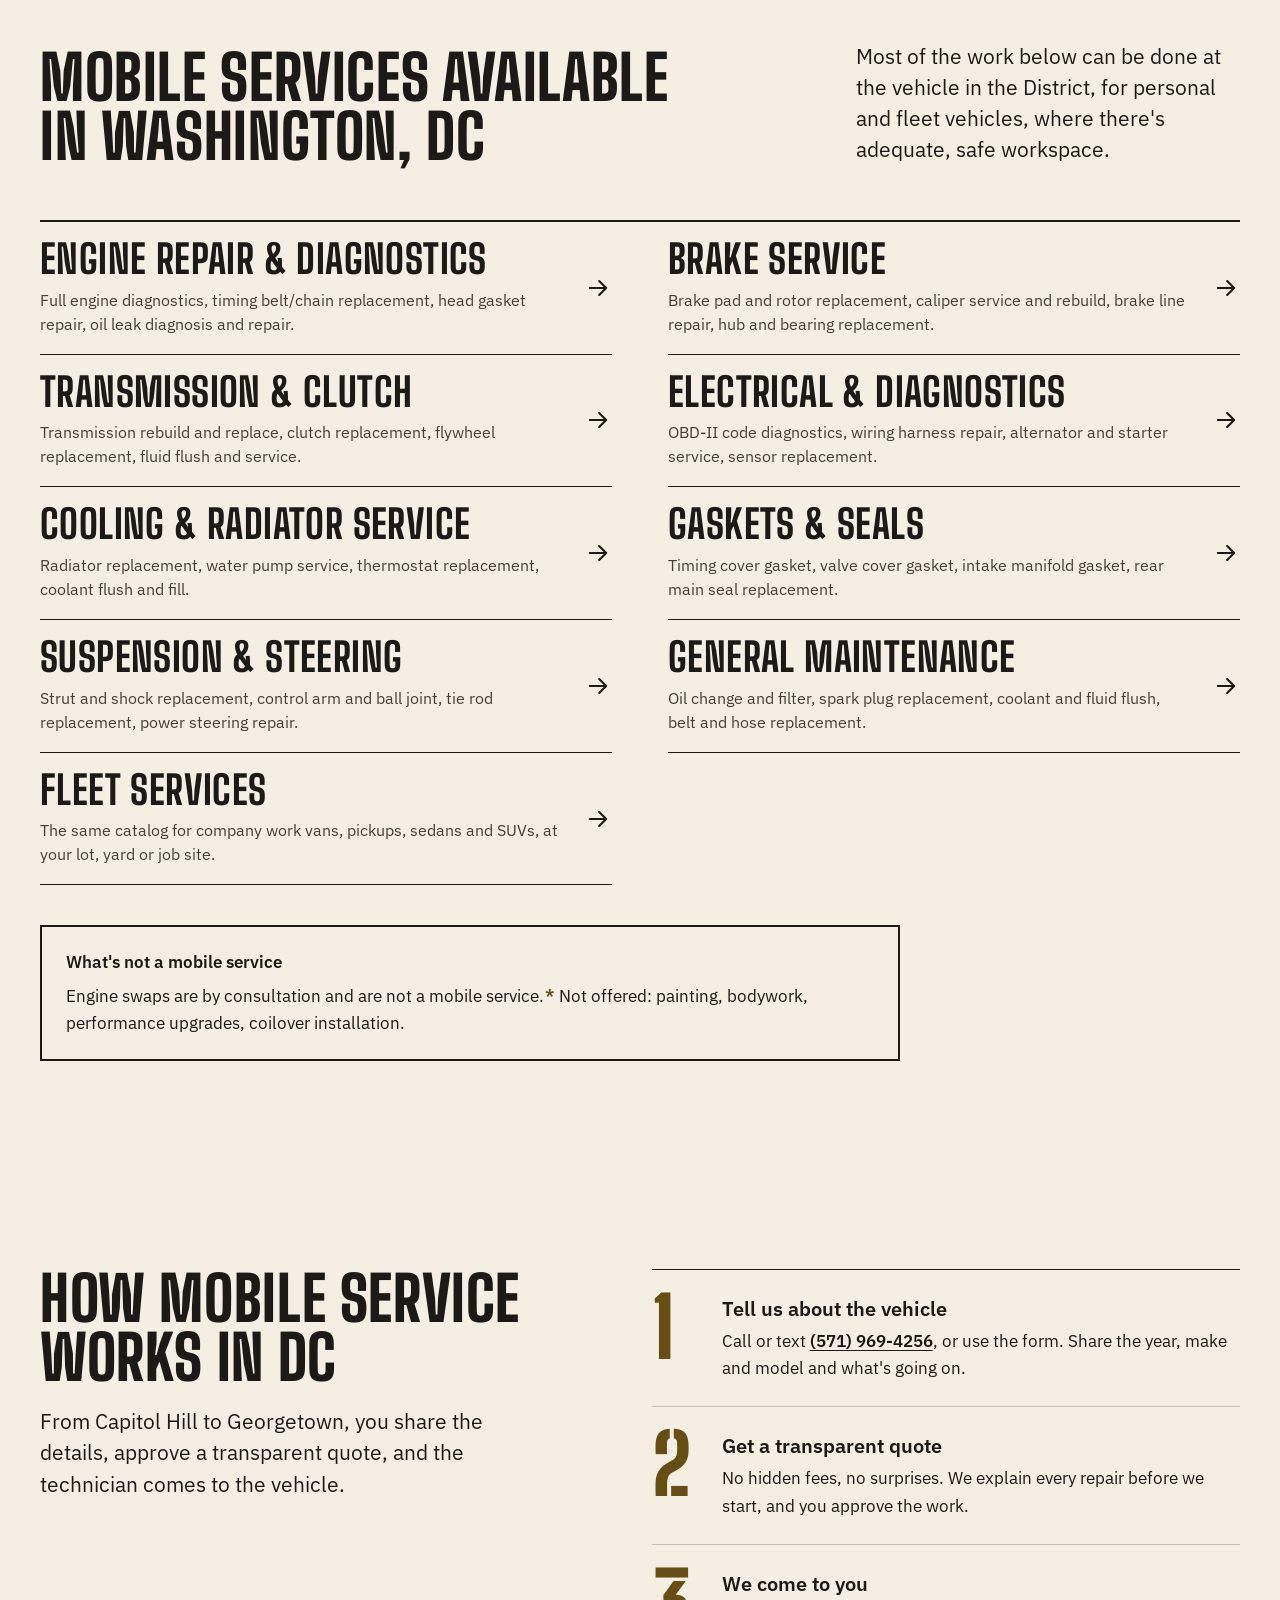
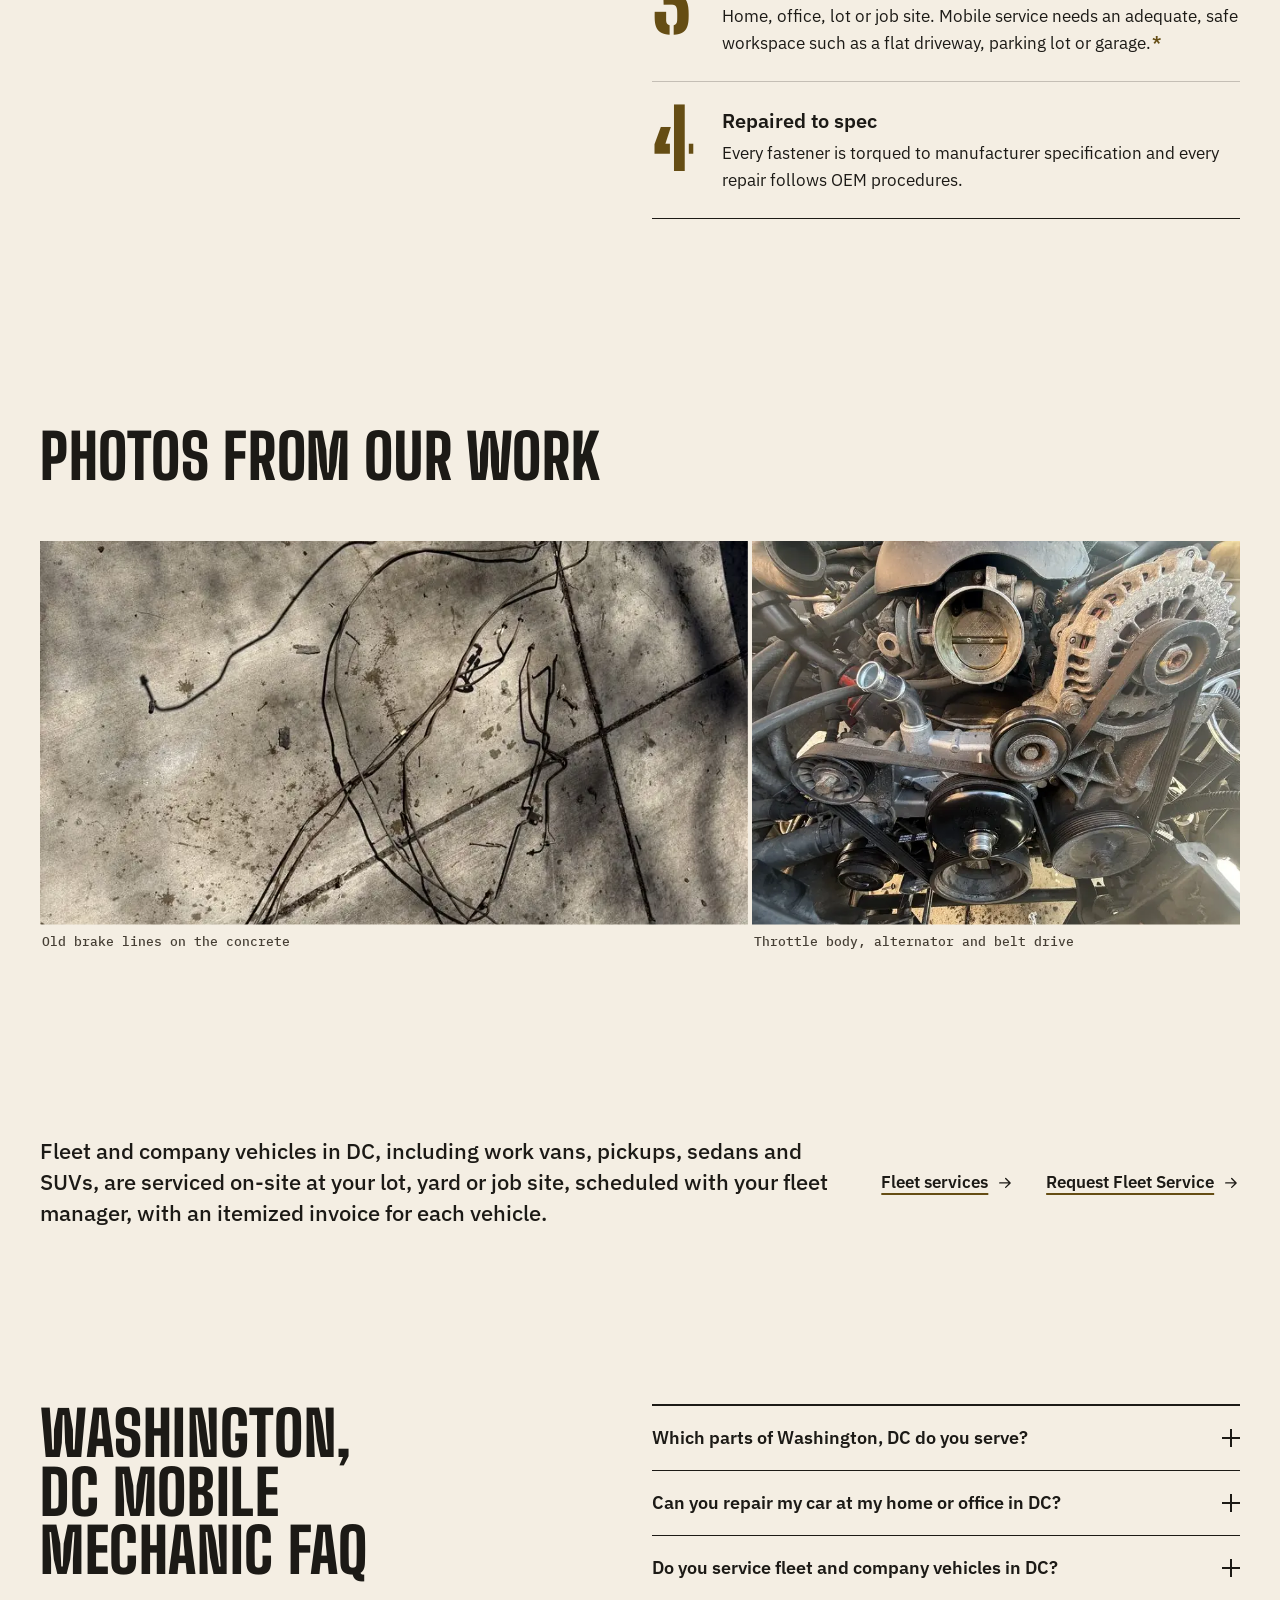
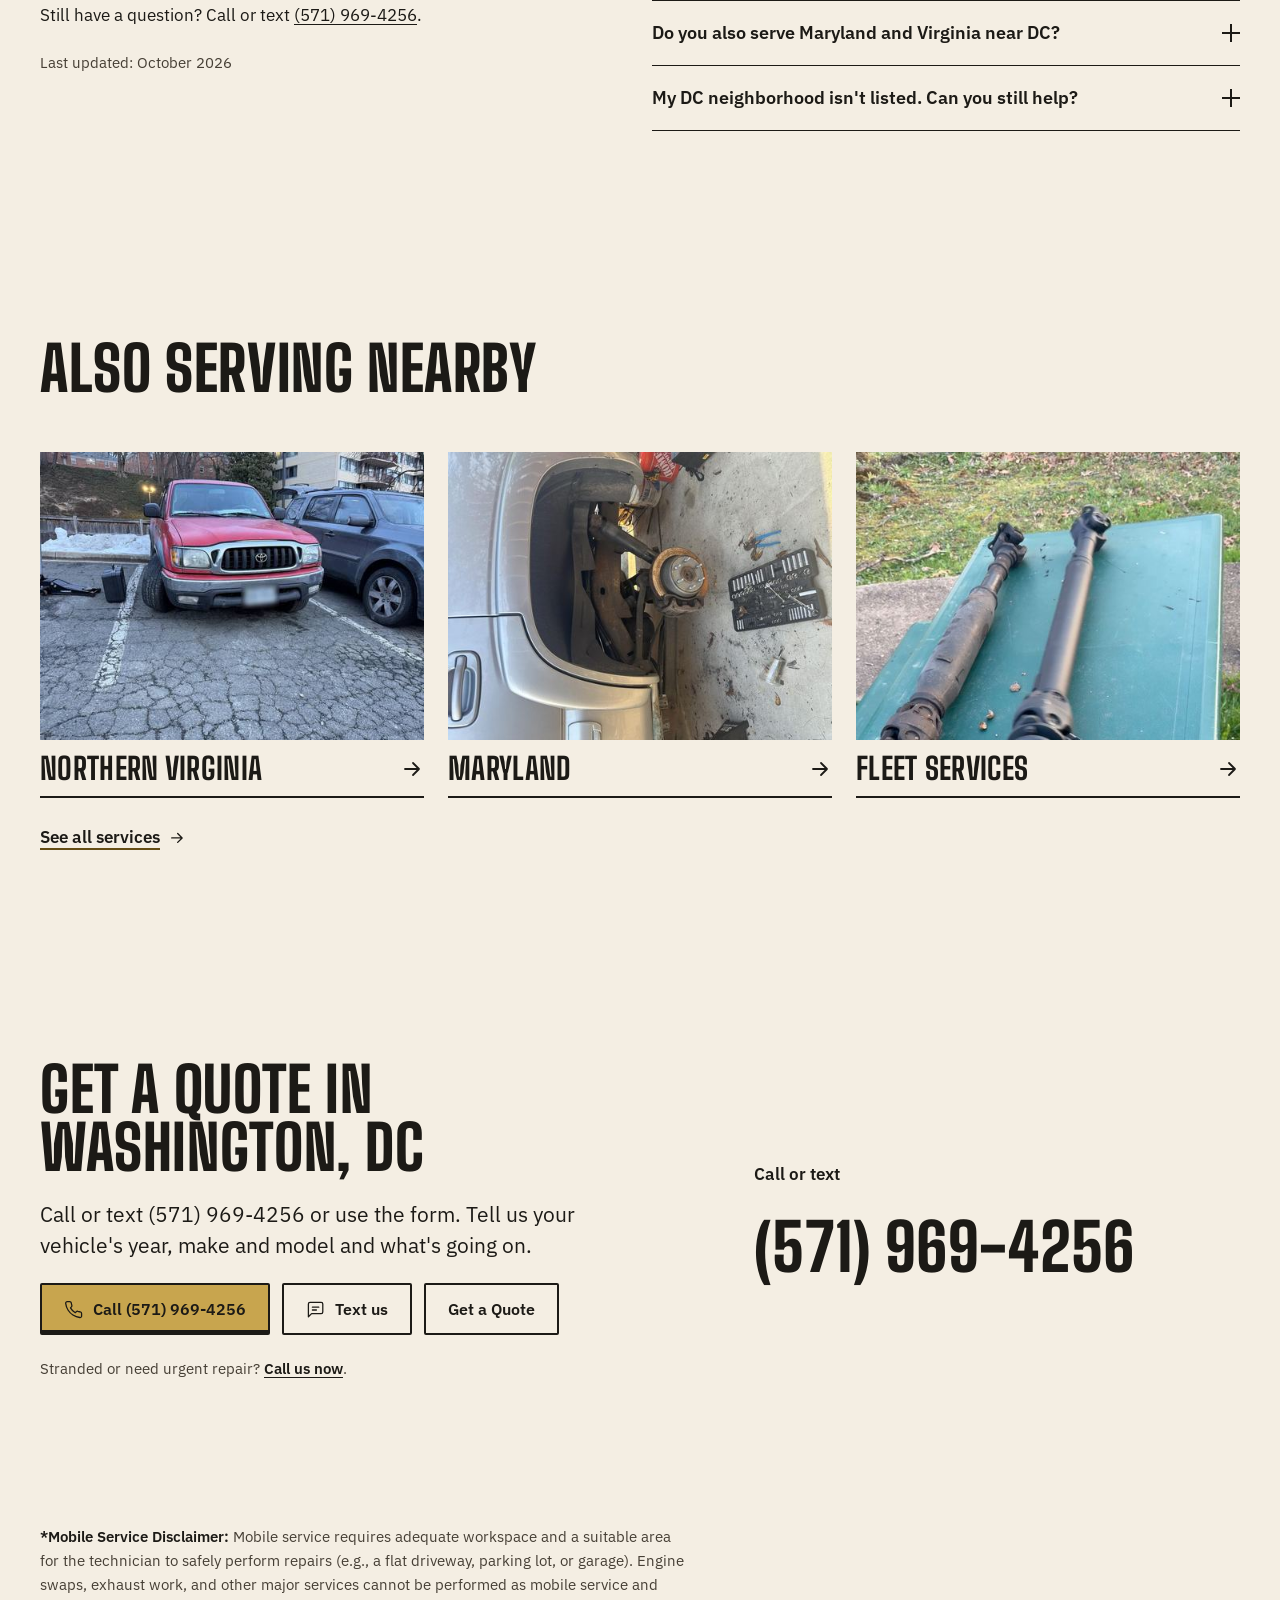
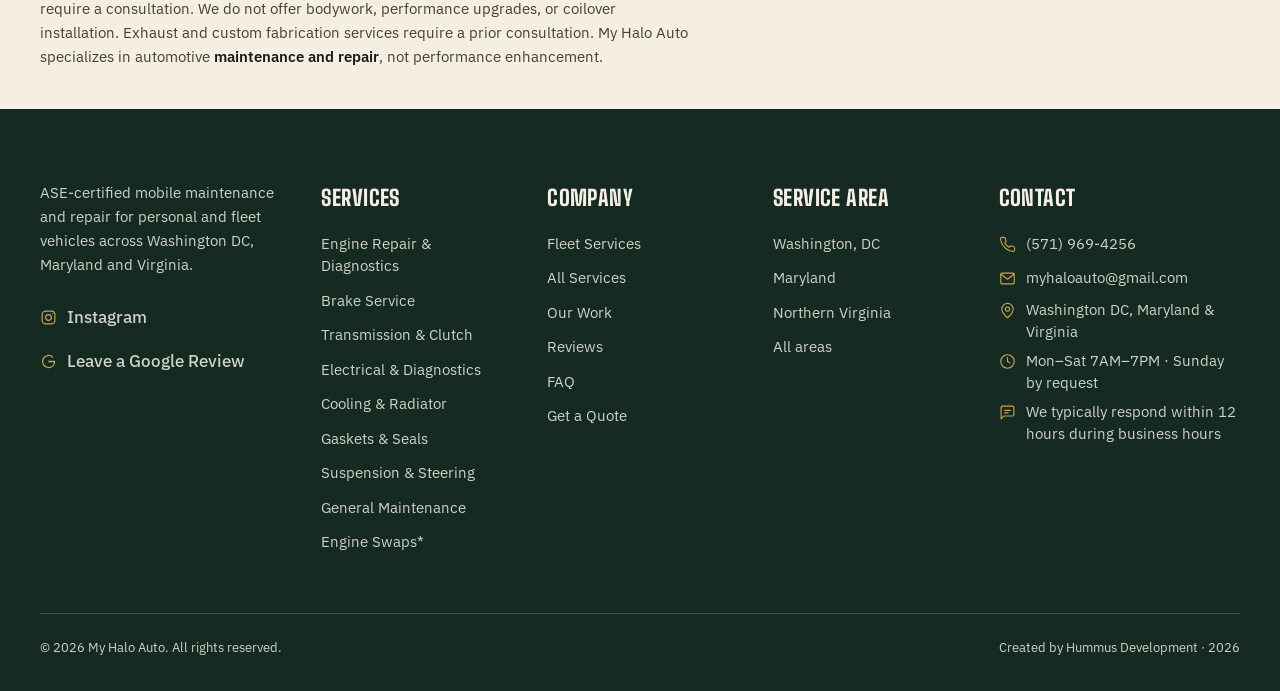
<file: washington-dc/index.html>
<!DOCTYPE html>
<html lang="en-US">
<head>
  <meta charset="UTF-8">
  <meta name="viewport" content="width=device-width, initial-scale=1.0, viewport-fit=cover">
  <title>Mobile Mechanic in Washington, DC | My Halo Auto</title>
  <meta name="description" content="ASE-certified mobile mechanic in all four DC quadrants, Capitol Hill and Georgetown, at your home, office, lot or job site. Call or text (571) 969-4256.">
  <meta name="robots" content="index, follow, max-image-preview:large, max-snippet:-1, max-video-preview:-1">
  <link rel="canonical" href="https://myhaloauto.com/washington-dc/">
  <link rel="preload" as="image" type="image/webp" imagesrcset="/images/tahoe-driveway-service-828.webp 828w, /images/tahoe-driveway-service-1200.webp 1200w" imagesizes="(min-width:1024px) 50vw, 100vw" fetchpriority="high">
  <meta name="theme-color" content="#F4EEE3">

  <link rel="icon" type="image/x-icon" href="/favicon.ico">
  <link rel="icon" type="image/png" sizes="32x32" href="/favicon-32x32.png">
  <link rel="icon" type="image/png" sizes="16x16" href="/favicon-16x16.png">
  <link rel="apple-touch-icon" sizes="180x180" href="/apple-touch-icon.png">

  <meta property="og:site_name" content="My Halo Auto">
  <meta property="og:title" content="Mobile Mechanic in Washington, DC | My Halo Auto">
  <meta property="og:description" content="ASE-certified mobile mechanic in all four DC quadrants, Capitol Hill and Georgetown, at your home, office, lot or job site. Call or text (571) 969-4256.">
  <meta property="og:type" content="website">
  <meta property="og:url" content="https://myhaloauto.com/washington-dc/">
  <meta property="og:image" content="https://myhaloauto.com/images/og/washington-dc.jpg">
  <meta property="og:image:width" content="1200">
  <meta property="og:image:height" content="630">
  <meta property="og:image:alt" content="Chevy Tahoe in a driveway with the hood up and a front wheel off on a jack">
  <meta property="og:locale" content="en_US">
  <meta name="twitter:card" content="summary_large_image">
  <meta name="twitter:title" content="Mobile Mechanic in Washington, DC | My Halo Auto">
  <meta name="twitter:description" content="ASE-certified mobile mechanic in all four DC quadrants, Capitol Hill and Georgetown, at your home, office, lot or job site. Call or text (571) 969-4256.">
  <meta name="twitter:image" content="https://myhaloauto.com/images/og/washington-dc.jpg">
  <meta name="twitter:image:alt" content="Chevy Tahoe in a driveway with the hood up and a front wheel off on a jack">

  <link rel="preconnect" href="https://fonts.googleapis.com">
  <link rel="preconnect" href="https://fonts.gstatic.com" crossorigin>
  <link rel="preload" as="style" href="https://fonts.googleapis.com/css2?family=Big+Shoulders:opsz,wght@10..72,700..800&family=IBM+Plex+Mono:wght@500&family=IBM+Plex+Sans:ital,wght@0,400;0,500;0,600;1,400&display=swap">
  <link href="https://fonts.googleapis.com/css2?family=Big+Shoulders:opsz,wght@10..72,700..800&family=IBM+Plex+Mono:wght@500&family=IBM+Plex+Sans:ital,wght@0,400;0,500;0,600;1,400&display=swap" rel="stylesheet" media="print" onload="this.media='all'">
  <noscript><link href="https://fonts.googleapis.com/css2?family=Big+Shoulders:opsz,wght@10..72,700..800&family=IBM+Plex+Mono:wght@500&family=IBM+Plex+Sans:ital,wght@0,400;0,500;0,600;1,400&display=swap" rel="stylesheet"></noscript>
  <link href="https://fonts.googleapis.com/css2?family=Big+Shoulders+Stencil:opsz,wght@10..72,800&text=0123456789&display=swap" rel="stylesheet" media="print" onload="this.media='all'">

  <link rel="stylesheet" href="/css/styles.css?v=12">
  <link rel="stylesheet" href="/css/pages.css?v=11">
  <script>document.documentElement.classList.add('js');</script>
  <!-- Structured data (schema.org) -->
  <script type="application/ld+json">
{
  "@context": "https://schema.org",
  "@graph": [
    {
      "@type": "AutoRepair",
      "@id": "https://myhaloauto.com/#business",
      "name": "My Halo Auto",
      "url": "https://myhaloauto.com/",
      "telephone": "+1-571-969-4256",
      "email": "myhaloauto@gmail.com",
      "logo": {
        "@id": "https://myhaloauto.com/#logo"
      },
      "image": [
        "https://myhaloauto.com/images/suv-driveway-service-hood-open-wide.jpeg",
        "https://myhaloauto.com/images/tacoma-parking-lot-service.jpeg"
      ],
      "description": "ASE-certified mobile auto maintenance and repair for personal and fleet vehicles in Washington DC, Maryland and Northern Virginia. Service is performed at the customer's location where there is adequate, safe workspace.",
      "address": {
        "@type": "PostalAddress",
        "addressCountry": "US"
      },
      "areaServed": [
        {
          "@type": "AdministrativeArea",
          "@id": "https://myhaloauto.com/#area-dc",
          "name": "Washington, DC",
          "sameAs": [
            "https://www.wikidata.org/wiki/Q61",
            "https://en.wikipedia.org/wiki/Washington,_D.C."
          ]
        },
        {
          "@type": "State",
          "@id": "https://myhaloauto.com/#area-md",
          "name": "Maryland",
          "sameAs": [
            "https://www.wikidata.org/wiki/Q1391",
            "https://en.wikipedia.org/wiki/Maryland"
          ]
        },
        {
          "@type": "State",
          "@id": "https://myhaloauto.com/#area-va",
          "name": "Virginia",
          "sameAs": [
            "https://www.wikidata.org/wiki/Q1370",
            "https://en.wikipedia.org/wiki/Virginia"
          ]
        }
      ],
      "hasMap": "https://www.google.com/maps?cid=9481235155550204168",
      "openingHoursSpecification": [
        {
          "@type": "OpeningHoursSpecification",
          "dayOfWeek": [
            "Monday",
            "Tuesday",
            "Wednesday",
            "Thursday",
            "Friday",
            "Saturday"
          ],
          "opens": "07:00",
          "closes": "19:00"
        }
      ],
      "contactPoint": {
        "@type": "ContactPoint",
        "contactType": "customer service",
        "telephone": "+1-571-969-4256",
        "email": "myhaloauto@gmail.com",
        "areaServed": [
          "US-DC",
          "US-MD",
          "US-VA"
        ],
        "hoursAvailable": {
          "@type": "OpeningHoursSpecification",
          "dayOfWeek": [
            "Monday",
            "Tuesday",
            "Wednesday",
            "Thursday",
            "Friday",
            "Saturday"
          ],
          "opens": "07:00",
          "closes": "19:00"
        }
      },
      "hasCredential": {
        "@type": "EducationalOccupationalCredential",
        "name": "ASE Certification",
        "credentialCategory": "certification",
        "recognizedBy": {
          "@type": "Organization",
          "name": "National Institute for Automotive Service Excellence (ASE)"
        }
      },
      "knowsAbout": [
        "Engine Repair & Diagnostics",
        "Brake Service",
        "Transmission & Clutch",
        "Electrical & Diagnostics",
        "Cooling & Radiator Service",
        "Gaskets & Seals",
        "Suspension & Steering",
        "General Maintenance",
        "Engine swaps",
        "Fleet vehicle maintenance"
      ],
      "sameAs": [
        "https://www.instagram.com/myhalo.auto/",
        "https://www.google.com/maps?cid=9481235155550204168"
      ],
      "hasOfferCatalog": {
        "@type": "OfferCatalog",
        "@id": "https://myhaloauto.com/services/#catalog",
        "name": "Mobile auto repair services",
        "url": "https://myhaloauto.com/services/"
      }
    },
    {
      "@type": "ImageObject",
      "@id": "https://myhaloauto.com/#logo",
      "url": "https://myhaloauto.com/images/logo-mark.png",
      "contentUrl": "https://myhaloauto.com/images/logo-mark.png",
      "width": 128,
      "height": 128,
      "caption": "My Halo Auto"
    },
    {
      "@type": "WebSite",
      "@id": "https://myhaloauto.com/#website",
      "url": "https://myhaloauto.com/",
      "name": "My Halo Auto",
      "publisher": {
        "@id": "https://myhaloauto.com/#business"
      },
      "inLanguage": "en-US"
    },
    {
      "@type": "WebPage",
      "@id": "https://myhaloauto.com/washington-dc/#webpage",
      "url": "https://myhaloauto.com/washington-dc/",
      "name": "Mobile Mechanic in Washington, DC | My Halo Auto",
      "description": "ASE-certified mobile mechanic in all four DC quadrants, Capitol Hill and Georgetown, at your home, office, lot or job site. Call or text (571) 969-4256.",
      "isPartOf": {
        "@id": "https://myhaloauto.com/#website"
      },
      "about": {
        "@id": "https://myhaloauto.com/#business"
      },
      "inLanguage": "en-US",
      "primaryImageOfPage": {
        "@type": "ImageObject",
        "url": "https://myhaloauto.com/images/tahoe-driveway-service.jpeg",
        "width": 1200,
        "height": 900
      },
      "dateModified": "2026-10-01",
      "breadcrumb": {
        "@id": "https://myhaloauto.com/washington-dc/#breadcrumb"
      },
      "mainEntity": {
        "@id": "https://myhaloauto.com/washington-dc/#service"
      },
      "hasPart": {
        "@id": "https://myhaloauto.com/washington-dc/#faq"
      }
    },
    {
      "@type": "Service",
      "@id": "https://myhaloauto.com/washington-dc/#service",
      "name": "Mobile Auto Repair in Washington, DC",
      "serviceType": "Mobile auto maintenance and repair",
      "url": "https://myhaloauto.com/washington-dc/",
      "description": "My Halo Auto is a mobile auto repair and maintenance service for personal and fleet vehicles in Washington, DC. An ASE-certified technician with 5+ years of hands-on experience comes to your home, office, lot or job site in all four quadrants, wherever there's adequate, safe workspace. Hours are Monday to Saturday, 7AM to 7PM, with Sunday by request.",
      "provider": {
        "@id": "https://myhaloauto.com/#business"
      },
      "areaServed": [
        {
          "@type": "City",
          "name": "Washington",
          "containedInPlace": {
            "@id": "https://myhaloauto.com/#area-dc"
          }
        },
        {
          "@type": "Place",
          "name": "Northwest DC",
          "containedInPlace": {
            "@id": "https://myhaloauto.com/#area-dc"
          }
        },
        {
          "@type": "Place",
          "name": "Northeast DC",
          "containedInPlace": {
            "@id": "https://myhaloauto.com/#area-dc"
          }
        },
        {
          "@type": "Place",
          "name": "Southeast DC",
          "containedInPlace": {
            "@id": "https://myhaloauto.com/#area-dc"
          }
        },
        {
          "@type": "Place",
          "name": "Southwest DC",
          "containedInPlace": {
            "@id": "https://myhaloauto.com/#area-dc"
          }
        },
        {
          "@type": "Place",
          "name": "Capitol Hill",
          "containedInPlace": {
            "@id": "https://myhaloauto.com/#area-dc"
          }
        },
        {
          "@type": "Place",
          "name": "Georgetown",
          "containedInPlace": {
            "@id": "https://myhaloauto.com/#area-dc"
          }
        }
      ],
      "hasOfferCatalog": {
        "@type": "OfferCatalog",
        "@id": "https://myhaloauto.com/services/#catalog",
        "name": "Mobile auto repair services",
        "url": "https://myhaloauto.com/services/"
      },
      "image": "https://myhaloauto.com/images/tahoe-driveway-service.jpeg",
      "availableChannel": {
        "@type": "ServiceChannel",
        "serviceUrl": "https://myhaloauto.com/#contact",
        "servicePhone": {
          "@type": "ContactPoint",
          "telephone": "+1-571-969-4256"
        },
        "serviceSmsNumber": {
          "@type": "ContactPoint",
          "telephone": "+1-571-969-4256"
        }
      }
    },
    {
      "@type": "BreadcrumbList",
      "@id": "https://myhaloauto.com/washington-dc/#breadcrumb",
      "itemListElement": [
        {
          "@type": "ListItem",
          "position": 1,
          "name": "Home",
          "item": "https://myhaloauto.com/"
        },
        {
          "@type": "ListItem",
          "position": 2,
          "name": "Washington, DC",
          "item": "https://myhaloauto.com/washington-dc/"
        }
      ]
    },
    {
      "@type": "FAQPage",
      "@id": "https://myhaloauto.com/washington-dc/#faq",
      "url": "https://myhaloauto.com/washington-dc/",
      "isPartOf": {
        "@id": "https://myhaloauto.com/washington-dc/#webpage"
      },
      "mainEntity": [
        {
          "@type": "Question",
          "name": "Which parts of Washington, DC do you serve?",
          "acceptedAnswer": {
            "@type": "Answer",
            "text": "My Halo Auto serves Washington, DC, including Northwest, Northeast, Southeast and Southwest DC, Capitol Hill and Georgetown. Mobile service needs an adequate, safe workspace at your location, such as a flat driveway, parking lot or garage."
          }
        },
        {
          "@type": "Question",
          "name": "Can you repair my car at my home or office in DC?",
          "acceptedAnswer": {
            "@type": "Answer",
            "text": "Yes, where there's adequate, safe workspace, such as a flat driveway, parking lot or garage. The technician comes to your home, office, lot or job site, so there's no towing, no ride-sharing and no waiting room."
          }
        },
        {
          "@type": "Question",
          "name": "Do you service fleet and company vehicles in DC?",
          "acceptedAnswer": {
            "@type": "Answer",
            "text": "Yes. My Halo Auto services company and fleet vehicles in DC, including work vans, pickups, sedans and SUVs, on-site at your lot, yard or job site. Scheduling is arranged with your fleet manager, and you get an itemized invoice for each vehicle."
          }
        },
        {
          "@type": "Question",
          "name": "Do you also serve Maryland and Virginia near DC?",
          "acceptedAnswer": {
            "@type": "Answer",
            "text": "Yes. The service list includes Arlington, Rosslyn and Alexandria in Virginia and Takoma Park and Silver Spring in Maryland, along with many other towns. See the Northern Virginia and Maryland pages for the full lists."
          }
        },
        {
          "@type": "Question",
          "name": "My DC neighborhood isn't listed. Can you still help?",
          "acceptedAnswer": {
            "@type": "Answer",
            "text": "Call or text (571) 969-4256 to ask, or choose Other in the location field of the quote form."
          }
        }
      ]
    }
  ]
}
  </script>
</head>
<body>
  <a class="skip-link" href="#main">Skip to content</a>
  <nav id="navbar" class="navbar" aria-label="Main">
    <div class="nav-container">
      <a href="/" class="nav-logo" aria-label="My Halo Auto, home">
        <img src="/images/logo-mark.png" alt="" class="nav-logo-img" width="40" height="40">
        <span class="logo-text">My Halo Auto</span>
      </a>
      <ul class="nav-menu" id="navMenu">
        <li><a href="/services/" class="nav-link">Services</a></li>
        <li><a href="/fleet-services/" class="nav-link">Fleet</a></li>
        <li><a href="/#gallery" class="nav-link">Our Work</a></li>
        <li><a href="/#reviews" class="nav-link">Reviews</a></li>
        <li><a href="/#service-area" class="nav-link">Service Area</a></li>
        <li><a href="/#faq" class="nav-link">FAQ</a></li>
        <li class="nav-phone-item"><a href="tel:+15719694256" class="nav-phone"><svg class="ico" aria-hidden="true" focusable="false"><use href="/images/icons.svg#i-phone"></use></svg> (571) 969-4256</a></li>
        <li class="nav-cta-item"><a href="/#contact" class="nav-link cta-link">Get a Quote</a></li>
      </ul>
      <a href="tel:+15719694256" class="btn btn--call nav-call" aria-label="Call (571) 969-4256"><svg class="ico" aria-hidden="true" focusable="false"><use href="/images/icons.svg#i-phone"></use></svg><span>Call</span></a>
      <button class="hamburger" id="hamburger" type="button" aria-label="Open menu" aria-expanded="false" aria-controls="navMenu">
        <span class="bar"></span><span class="bar"></span><span class="bar"></span>
      </button>
    </div>
    <div class="nav-backdrop" id="navBackdrop"></div>
  </nav>

  <main id="main">

    <!-- Page hero -->
    <header class="page-hero" data-bg="paper">
      <div class="wrap page-hero__grid">
        <div class="page-hero__copy">
          <nav aria-label="Breadcrumb" class="breadcrumb"><ol><li><a href="/">Home</a></li><li aria-current="page">Washington, DC</li></ol></nav>
          <h1>Mobile Mechanic <span class="h1__where">in Washington, DC</span></h1>
          <p class="lede">My Halo Auto is a mobile auto repair and maintenance service for personal and fleet vehicles in Washington, DC. An ASE-certified technician with 5+ years of hands-on experience comes to your home, office, lot or job site in all four quadrants, wherever there's adequate, safe workspace. Hours are Monday to Saturday, 7AM to 7PM, with Sunday by request.</p>
          <div class="page-hero__links">
            <div class="btn-row hero__cta">
              <a href="tel:+15719694256" class="btn btn--call"><svg class="ico" aria-hidden="true" focusable="false"><use href="/images/icons.svg#i-phone"></use></svg> Call (571) 969-4256</a>
              <a href="sms:+15719694256?body=Hi%2C%20I%20need%20a%20quote%20for%20auto%20repair." class="btn btn--line"><svg class="ico" aria-hidden="true" focusable="false"><use href="/images/icons.svg#i-message"></use></svg> Text us</a>
            </div>
            <div><a href="/#contact" class="textlink">Get a Free Quote <svg class="ico" aria-hidden="true" focusable="false"><use href="/images/icons.svg#i-arrow-right"></use></svg></a></div>
          </div>
          <p class="proof-line"><a href="/#reviews">5.0 on Google</a> &middot; ASE certified &middot; Mon&ndash;Sat 7AM&ndash;7PM</p>
        </div>
        <div class="page-hero__media bleed-r">
          <figure class="shot" data-reveal="door">
            <div class="shot__img"><picture><source type="image/webp" srcset="/images/tahoe-driveway-service-828.webp 828w, /images/tahoe-driveway-service-1200.webp 1200w" sizes="(min-width:1024px) 50vw, 100vw"><img sizes="(min-width:1024px) 50vw, 100vw" srcset="/images/tahoe-driveway-service-828.jpg 828w, /images/tahoe-driveway-service.jpeg 1200w" src="/images/tahoe-driveway-service-828.jpg" alt="Chevy Tahoe in a driveway with the hood up and a front wheel off on a jack" width="1200" height="900" fetchpriority="high" decoding="async" style="object-position:45% 55%"></picture></div>
            <figcaption class="tag" data-reveal="tag">Driveway service, hood up, wheel off</figcaption>
          </figure>
        </div>
      </div>
    </header>

    <!-- Areas -->
    <section class="sec area" data-bg="sand" aria-labelledby="areas-title">
      <div class="wrap">
        <div class="sec-head sec-head--row">
          <h2 id="areas-title" data-reveal>Areas We Cover in Washington, DC</h2>
          <p class="lede">My Halo Auto serves Washington, DC, including all four quadrants.</p>
        </div>
        <div class="states states--region states--n2">
          <div class="states__col">
            <h3>Washington, DC</h3>
            <ul><li>Northwest DC</li><li>Northeast DC</li><li>Southeast DC</li><li>Southwest DC</li><li>Capitol Hill</li><li>Georgetown</li></ul>
          </div>
          <div class="states__col">
            <h3>Just outside the District</h3>
            <ul><li><a href="/northern-virginia/">Arlington, VA</a></li><li><a href="/northern-virginia/">Rosslyn, VA</a></li><li><a href="/northern-virginia/">Alexandria, VA</a></li><li><a href="/maryland/">Takoma Park, MD</a></li><li><a href="/maryland/">Silver Spring, MD</a></li></ul>
          </div>
        </div>
        <p class="area__foot">Don't see your town? Choose Other in the location field of the <a href="/#contact">quote form</a>, or call or text <a href="tel:+15719694256">(571) 969-4256</a>.</p>
      </div>
    </section>

    <!-- Services -->
    <section class="sec" data-bg="paper" aria-labelledby="svc-title">
      <div class="wrap">
        <div class="sec-head sec-head--row">
          <h2 id="svc-title" data-reveal>Mobile Services Available in Washington, DC</h2>
          <p class="lede">Most of the work below can be done at the vehicle in the District, for personal and fleet vehicles, where there's adequate, safe workspace.</p>
        </div>
        <div class="index__list index__list--2">
            <a class="index__row" href="/services/engine-repair/"><h3 class="index__name">Engine Repair &amp; Diagnostics</h3><p class="index__desc">Full engine diagnostics, timing belt/chain replacement, head gasket repair, oil leak diagnosis and repair.</p><svg class="ico index__arrow" aria-hidden="true" focusable="false"><use href="/images/icons.svg#i-arrow-right"></use></svg></a>
            <a class="index__row" href="/services/brake-repair/"><h3 class="index__name">Brake Service</h3><p class="index__desc">Brake pad and rotor replacement, caliper service and rebuild, brake line repair, hub and bearing replacement.</p><svg class="ico index__arrow" aria-hidden="true" focusable="false"><use href="/images/icons.svg#i-arrow-right"></use></svg></a>
            <a class="index__row" href="/services/transmission-clutch/"><h3 class="index__name">Transmission &amp; Clutch</h3><p class="index__desc">Transmission rebuild and replace, clutch replacement, flywheel replacement, fluid flush and service.</p><svg class="ico index__arrow" aria-hidden="true" focusable="false"><use href="/images/icons.svg#i-arrow-right"></use></svg></a>
            <a class="index__row" href="/services/electrical-diagnostics/"><h3 class="index__name">Electrical &amp; Diagnostics</h3><p class="index__desc">OBD-II code diagnostics, wiring harness repair, alternator and starter service, sensor replacement.</p><svg class="ico index__arrow" aria-hidden="true" focusable="false"><use href="/images/icons.svg#i-arrow-right"></use></svg></a>
            <a class="index__row" href="/services/cooling-system/"><h3 class="index__name">Cooling &amp; Radiator Service</h3><p class="index__desc">Radiator replacement, water pump service, thermostat replacement, coolant flush and fill.</p><svg class="ico index__arrow" aria-hidden="true" focusable="false"><use href="/images/icons.svg#i-arrow-right"></use></svg></a>
            <a class="index__row" href="/services/gaskets-seals/"><h3 class="index__name">Gaskets &amp; Seals</h3><p class="index__desc">Timing cover gasket, valve cover gasket, intake manifold gasket, rear main seal replacement.</p><svg class="ico index__arrow" aria-hidden="true" focusable="false"><use href="/images/icons.svg#i-arrow-right"></use></svg></a>
            <a class="index__row" href="/services/suspension-steering/"><h3 class="index__name">Suspension &amp; Steering</h3><p class="index__desc">Strut and shock replacement, control arm and ball joint, tie rod replacement, power steering repair.</p><svg class="ico index__arrow" aria-hidden="true" focusable="false"><use href="/images/icons.svg#i-arrow-right"></use></svg></a>
            <a class="index__row" href="/services/maintenance/"><h3 class="index__name">General Maintenance</h3><p class="index__desc">Oil change and filter, spark plug replacement, coolant and fluid flush, belt and hose replacement.</p><svg class="ico index__arrow" aria-hidden="true" focusable="false"><use href="/images/icons.svg#i-arrow-right"></use></svg></a>
            <a class="index__row" href="/fleet-services/"><h3 class="index__name">Fleet Services</h3><p class="index__desc">The same catalog for company work vans, pickups, sedans and SUVs, at your lot, yard or job site.</p><svg class="ico index__arrow" aria-hidden="true" focusable="false"><use href="/images/icons.svg#i-arrow-right"></use></svg></a>
        </div>
        <div class="notebox" data-reveal>
          <p class="notebox__title">What's not a mobile service</p>
          <p>Engine swaps are by consultation and are not a mobile service.<a href="#disclaimer" class="fn-ref" aria-label="See mobile service disclaimer">*</a> Not offered: painting, bodywork, performance upgrades, coilover installation.</p>
        </div>
      </div>
    </section>

    <!-- How it works -->
    <section class="sec" data-bg="green" aria-labelledby="how-title">
      <div class="wrap steps__grid">
        <div class="steps__head">
          <h2 id="how-title" data-reveal>How Mobile Service Works in DC</h2>
          <p class="lede">From Capitol Hill to Georgetown, you share the details, approve a transparent quote, and the technician comes to the vehicle.</p>
        </div>
          <ol class="steps steps--2">
            <li class="step" data-reveal style="--d:1"><span class="step__n" aria-hidden="true">1</span><h3 class="step__title">Tell us about the vehicle</h3><p>Call or text <a href="tel:+15719694256" class="step__tel">(571) 969-4256</a>, or use the form. Share the year, make and model and what's going on.</p></li>
            <li class="step" data-reveal style="--d:2"><span class="step__n" aria-hidden="true">2</span><h3 class="step__title">Get a transparent quote</h3><p>No hidden fees, no surprises. We explain every repair before we start, and you approve the work.</p></li>
            <li class="step" data-reveal style="--d:3"><span class="step__n" aria-hidden="true">3</span><h3 class="step__title">We come to you</h3><p>Home, office, lot or job site. Mobile service needs an adequate, safe workspace such as a flat driveway, parking lot or garage.<a href="#disclaimer" class="fn-ref" aria-label="See mobile service disclaimer">*</a></p></li>
            <li class="step" data-reveal style="--d:4"><span class="step__n" aria-hidden="true">4</span><h3 class="step__title">Repaired to spec</h3><p>Every fastener is torqued to manufacturer specification and every repair follows OEM procedures.</p></li>
          </ol>
      </div>
    </section>

    <!-- Photos -->
    <section class="sec" data-bg="brass" aria-labelledby="photos-title">
      <div class="wrap">
        <div class="sec-head">
          <h2 id="photos-title" data-reveal>Photos from Our Work</h2>
        </div>
        <div class="work-sheet work-sheet--2">
          <figure data-reveal="door" style="--d:0">
            <div class="shot__img"><picture><source type="image/webp" srcset="/images/brake-lines-removed-800.webp"><img src="/images/brake-lines-removed.jpeg" alt="Old brake lines removed and laid out on the concrete" width="800" height="1066" loading="lazy" decoding="async" style="object-position:50% 50%"></picture></div>
            <figcaption class="cap">Old brake lines on the concrete</figcaption>
          </figure>
          <figure data-reveal="door" style="--d:1">
            <div class="shot__img"><picture><source type="image/webp" srcset="/images/engine-front-pulleys-800.webp"><img src="/images/engine-front-pulleys.jpeg" alt="Engine front with the throttle body, alternator and belt drive exposed" width="800" height="600" loading="lazy" decoding="async" style="object-position:50% 50%"></picture></div>
            <figcaption class="cap">Throttle body, alternator and belt drive</figcaption>
          </figure>
        </div>
      </div>
    </section>

    <!-- Fleet line -->
    <section class="sec sec--tight fleet-line" data-bg="sage" aria-label="Fleet vehicles">
      <div class="wrap fleet-line__inner">
        <p class="fleet-line__text">Fleet and company vehicles in DC, including work vans, pickups, sedans and SUVs, are serviced on-site at your lot, yard or job site, scheduled with your fleet manager, with an itemized invoice for each vehicle.</p>
        <div class="fleet-line__links">
          <a class="textlink" href="/fleet-services/">Fleet services <svg class="ico" aria-hidden="true" focusable="false"><use href="/images/icons.svg#i-arrow-right"></use></svg></a>
          <a class="textlink" href="/?service=fleet#contact">Request Fleet Service <svg class="ico" aria-hidden="true" focusable="false"><use href="/images/icons.svg#i-arrow-right"></use></svg></a>
        </div>
      </div>
    </section>

    <!-- FAQ -->
    <section class="sec" data-bg="sand" aria-labelledby="faq-title">
      <div class="wrap faq__grid">
        <div class="faq__side">
          <h2 id="faq-title" data-reveal>Washington, DC Mobile Mechanic FAQ</h2>
          <p>Still have a question? Call or text <a href="tel:+15719694256">(571) 969-4256</a>.</p>
          <p class="fine">Last updated: October 2026</p>
        </div>
        <div class="faq__main">
          <div class="faq-list">
<div class="faq-item">
<h3 class="faq-q"><button aria-controls="faq-washington-dc-1" aria-expanded="false" class="faq-question" id="faq-washington-dc-1-q" type="button"><span>Which parts of Washington, DC do you serve?</span><span class="faq-mark" aria-hidden="true"></span></button></h3>
<div aria-labelledby="faq-washington-dc-1-q" class="faq-answer" id="faq-washington-dc-1" role="region"><div class="faq-answer__inner"><p>My Halo Auto serves Washington, DC, including Northwest, Northeast, Southeast and Southwest DC, Capitol Hill and Georgetown. Mobile service needs an adequate, safe workspace at your location, such as a flat driveway, parking lot or garage.</p></div></div>
</div>
<div class="faq-item">
<h3 class="faq-q"><button aria-controls="faq-washington-dc-2" aria-expanded="false" class="faq-question" id="faq-washington-dc-2-q" type="button"><span>Can you repair my car at my home or office in DC?</span><span class="faq-mark" aria-hidden="true"></span></button></h3>
<div aria-labelledby="faq-washington-dc-2-q" class="faq-answer" id="faq-washington-dc-2" role="region"><div class="faq-answer__inner"><p>Yes, where there's adequate, safe workspace, such as a flat driveway, parking lot or garage. The technician comes to your home, office, lot or job site, so there's no towing, no ride-sharing and no waiting room.</p></div></div>
</div>
<div class="faq-item">
<h3 class="faq-q"><button aria-controls="faq-washington-dc-3" aria-expanded="false" class="faq-question" id="faq-washington-dc-3-q" type="button"><span>Do you service fleet and company vehicles in DC?</span><span class="faq-mark" aria-hidden="true"></span></button></h3>
<div aria-labelledby="faq-washington-dc-3-q" class="faq-answer" id="faq-washington-dc-3" role="region"><div class="faq-answer__inner"><p>Yes. My Halo Auto services company and fleet vehicles in DC, including work vans, pickups, sedans and SUVs, on-site at your lot, yard or job site. Scheduling is arranged with your fleet manager, and you get an itemized invoice for each vehicle.</p></div></div>
</div>
<div class="faq-item">
<h3 class="faq-q"><button aria-controls="faq-washington-dc-4" aria-expanded="false" class="faq-question" id="faq-washington-dc-4-q" type="button"><span>Do you also serve Maryland and Virginia near DC?</span><span class="faq-mark" aria-hidden="true"></span></button></h3>
<div aria-labelledby="faq-washington-dc-4-q" class="faq-answer" id="faq-washington-dc-4" role="region"><div class="faq-answer__inner"><p>Yes. The service list includes Arlington, Rosslyn and Alexandria in Virginia and Takoma Park and Silver Spring in Maryland, along with many other towns. See the <a href="/northern-virginia/">Northern Virginia</a> and <a href="/maryland/">Maryland</a> pages for the full lists.</p></div></div>
</div>
<div class="faq-item">
<h3 class="faq-q"><button aria-controls="faq-washington-dc-5" aria-expanded="false" class="faq-question" id="faq-washington-dc-5-q" type="button"><span>My DC neighborhood isn't listed. Can you still help?</span><span class="faq-mark" aria-hidden="true"></span></button></h3>
<div aria-labelledby="faq-washington-dc-5-q" class="faq-answer" id="faq-washington-dc-5" role="region"><div class="faq-answer__inner"><p>Call or text <a href="tel:+15719694256">(571) 969-4256</a> to ask, or choose Other in the location field of the <a href="/#contact">quote form</a>.</p></div></div>
</div>
</div>
        </div>
      </div>
    </section>

    <!-- Nearby -->
    <section class="sec" data-bg="paper" aria-labelledby="nearby-title">
      <div class="wrap">
        <div class="sec-head">
          <h2 id="nearby-title" data-reveal>Also Serving Nearby</h2>
        </div>
        <div class="tiles">
          <a class="tile" href="/northern-virginia/" data-reveal="door" style="--d:0">
            <div class="shot__img tile__img"><img src="/images/thumbs/tacoma-parking-lot-service-480.jpg" srcset="/images/thumbs/tacoma-parking-lot-service-480.jpg 480w, /images/tacoma-parking-lot-service.jpeg 1200w" sizes="(min-width:600px) 31vw, 100vw" alt="" width="1200" height="900" loading="lazy" decoding="async"></div>
            <h3 class="tile__name">Northern Virginia <svg class="ico tile__arrow" aria-hidden="true" focusable="false"><use href="/images/icons.svg#i-arrow-right"></use></svg></h3>
          </a>
          <a class="tile" href="/maryland/" data-reveal="door" style="--d:1">
            <div class="shot__img tile__img"><img src="/images/thumbs/suspension-hub-service-480.jpg" srcset="/images/thumbs/suspension-hub-service-480.jpg 480w, /images/suspension-hub-service.jpeg 1200w" sizes="(min-width:600px) 31vw, 100vw" alt="" width="1200" height="900" loading="lazy" decoding="async"></div>
            <h3 class="tile__name">Maryland <svg class="ico tile__arrow" aria-hidden="true" focusable="false"><use href="/images/icons.svg#i-arrow-right"></use></svg></h3>
          </a>
          <a class="tile" href="/fleet-services/" data-reveal="door" style="--d:2">
            <div class="shot__img tile__img"><img src="/images/thumbs/driveshafts-on-table-480.jpg" srcset="/images/thumbs/driveshafts-on-table-480.jpg 480w, /images/driveshafts-on-table.jpg 1200w" sizes="(min-width:600px) 31vw, 100vw" alt="" width="1200" height="900" loading="lazy" decoding="async"></div>
            <h3 class="tile__name">Fleet Services <svg class="ico tile__arrow" aria-hidden="true" focusable="false"><use href="/images/icons.svg#i-arrow-right"></use></svg></h3>
          </a>
        </div>
        <p class="related__all"><a href="/services/" class="textlink">See all services <svg class="ico" aria-hidden="true" focusable="false"><use href="/images/icons.svg#i-arrow-right"></use></svg></a></p>
      </div>
    </section>

    <!-- Closing CTA -->
    <section class="sec closer" data-bg="gold" aria-labelledby="cta-band-title">
      <div class="wrap closer__grid">
        <div class="closer__text">
          <h2 id="cta-band-title" data-reveal>Get a Quote in Washington, DC</h2>
          <p class="lede">Call or text (571) 969-4256 or use the form. Tell us your vehicle's year, make and model and what's going on.</p>
          <div class="btn-row">
            <a href="tel:+15719694256" class="btn btn--call"><svg class="ico" aria-hidden="true" focusable="false"><use href="/images/icons.svg#i-phone"></use></svg> Call (571) 969-4256</a>
            <a href="sms:+15719694256?body=Hi%2C%20I%20need%20a%20quote%20for%20auto%20repair." class="btn btn--line"><svg class="ico" aria-hidden="true" focusable="false"><use href="/images/icons.svg#i-message"></use></svg> Text us</a>
            <a href="/#contact" class="btn btn--line">Get a Quote</a>
          </div>
          <p class="closer__urgent">Stranded or need urgent repair? <a href="tel:+15719694256">Call us now</a>.</p>
        </div>
        <div class="closer__phone">
          <p class="contact__label">Call or text</p>
          <a href="tel:+15719694256" class="phone-big" data-reveal>(571) 969-4256</a>
        </div>
      </div>
    </section>

    <section class="footnote-section" data-bg="sage" aria-label="Mobile service disclaimer">
      <div class="wrap">
        <p class="footnote-text" id="disclaimer">
          <strong>*Mobile Service Disclaimer:</strong> Mobile service requires adequate workspace and a suitable area for the technician to safely perform repairs (e.g., a flat driveway, parking lot, or garage). Engine swaps, exhaust work, and other major services cannot be performed as mobile service and require a consultation. We do not offer bodywork, performance upgrades, or coilover installation. Exhaust and custom fabrication services require a prior consultation. My Halo Auto specializes in automotive <strong>maintenance and repair</strong>, not performance enhancement.
        </p>
      </div>
    </section>
  </main>

  <footer class="footer tone-deep" data-bg="forest">
    <div class="wrap">
      <div class="footer-grid">
        <div class="footer-brand">
          <p>ASE-certified mobile maintenance and repair for personal and fleet vehicles across Washington DC, Maryland and Virginia.</p>
          <div class="footer-socials">
            <a href="https://instagram.com/myhalo.auto" target="_blank" rel="noopener"><svg class="ico" aria-hidden="true" focusable="false"><use href="/images/icons.svg#i-instagram"></use></svg> Instagram</a>
            <a href="https://maps.app.goo.gl/rKe13m5ULv6c1C4z5?g_st=ic" target="_blank" rel="noopener"><svg class="ico" aria-hidden="true" focusable="false"><use href="/images/icons.svg#i-google"></use></svg> Leave a Google Review</a>
          </div>
        </div>
        <div class="footer-links">
          <p class="footer-title">Services</p>
          <ul>
            <li><a href="/services/engine-repair/">Engine Repair &amp; Diagnostics</a></li>
            <li><a href="/services/brake-repair/">Brake Service</a></li>
            <li><a href="/services/transmission-clutch/">Transmission &amp; Clutch</a></li>
            <li><a href="/services/electrical-diagnostics/">Electrical &amp; Diagnostics</a></li>
            <li><a href="/services/cooling-system/">Cooling &amp; Radiator</a></li>
            <li><a href="/services/gaskets-seals/">Gaskets &amp; Seals</a></li>
            <li><a href="/services/suspension-steering/">Suspension &amp; Steering</a></li>
            <li><a href="/services/maintenance/">General Maintenance</a></li>
            <li><a href="/services/#engine-swaps">Engine Swaps*</a></li>
          </ul>
        </div>
        <div class="footer-links">
          <p class="footer-title">Company</p>
          <ul>
            <li><a href="/fleet-services/">Fleet Services</a></li>
            <li><a href="/services/">All Services</a></li>
            <li><a href="/#gallery">Our Work</a></li>
            <li><a href="/#reviews">Reviews</a></li>
            <li><a href="/#faq">FAQ</a></li>
            <li><a href="/#contact">Get a Quote</a></li>
          </ul>
        </div>
        <div class="footer-links">
          <p class="footer-title">Service Area</p>
          <ul>
            <li><a href="/washington-dc/">Washington, DC</a></li>
            <li><a href="/maryland/">Maryland</a></li>
            <li><a href="/northern-virginia/">Northern Virginia</a></li>
            <li><a href="/#service-area">All areas</a></li>
          </ul>
        </div>
        <div class="footer-links">
          <p class="footer-title">Contact</p>
          <ul class="footer-contact">
            <li><a href="tel:+15719694256"><svg class="ico" aria-hidden="true" focusable="false"><use href="/images/icons.svg#i-phone"></use></svg> (571) 969-4256</a></li>
            <li><a href="mailto:myhaloauto@gmail.com"><svg class="ico" aria-hidden="true" focusable="false"><use href="/images/icons.svg#i-mail"></use></svg> myhaloauto@gmail.com</a></li>
            <li><svg class="ico" aria-hidden="true" focusable="false"><use href="/images/icons.svg#i-pin"></use></svg> Washington DC, Maryland &amp; Virginia</li>
            <li><svg class="ico" aria-hidden="true" focusable="false"><use href="/images/icons.svg#i-clock"></use></svg> Mon–Sat 7AM–7PM · Sunday by request</li>
            <li><svg class="ico" aria-hidden="true" focusable="false"><use href="/images/icons.svg#i-message"></use></svg> We typically respond within 12 hours during business hours</li>
          </ul>
        </div>
      </div>
      <div class="footer-bottom">
        <p>&copy; <span data-year>2026</span> My Halo Auto. All rights reserved.</p>
        <p class="credit">Created by Hummus Development &middot; 2026</p>
      </div>
    </div>
  </footer>

  <div class="action-bar" role="region" aria-label="Quick contact">
    <a href="tel:+15719694256" class="action-bar__btn action-bar__btn--call"><svg class="ico" aria-hidden="true" focusable="false"><use href="/images/icons.svg#i-phone"></use></svg><span>Call</span></a>
    <a href="sms:+15719694256?body=Hi%2C%20I%20need%20a%20quote%20for%20auto%20repair." class="action-bar__btn action-bar__btn--text"><svg class="ico" aria-hidden="true" focusable="false"><use href="/images/icons.svg#i-message"></use></svg><span>Text</span></a>
    <a href="/#contact" class="action-bar__btn action-bar__btn--quote"><svg class="ico" aria-hidden="true" focusable="false"><use href="/images/icons.svg#i-clipboard-check"></use></svg><span>Quote</span></a>
  </div>
  <button id="backToTop" class="back-to-top" type="button" aria-label="Back to top"><svg class="ico" aria-hidden="true" focusable="false"><use href="/images/icons.svg#i-chevron-up"></use></svg></button>
  <script src="/js/main.js?v=10" defer></script>
</body>
</html>
</file>
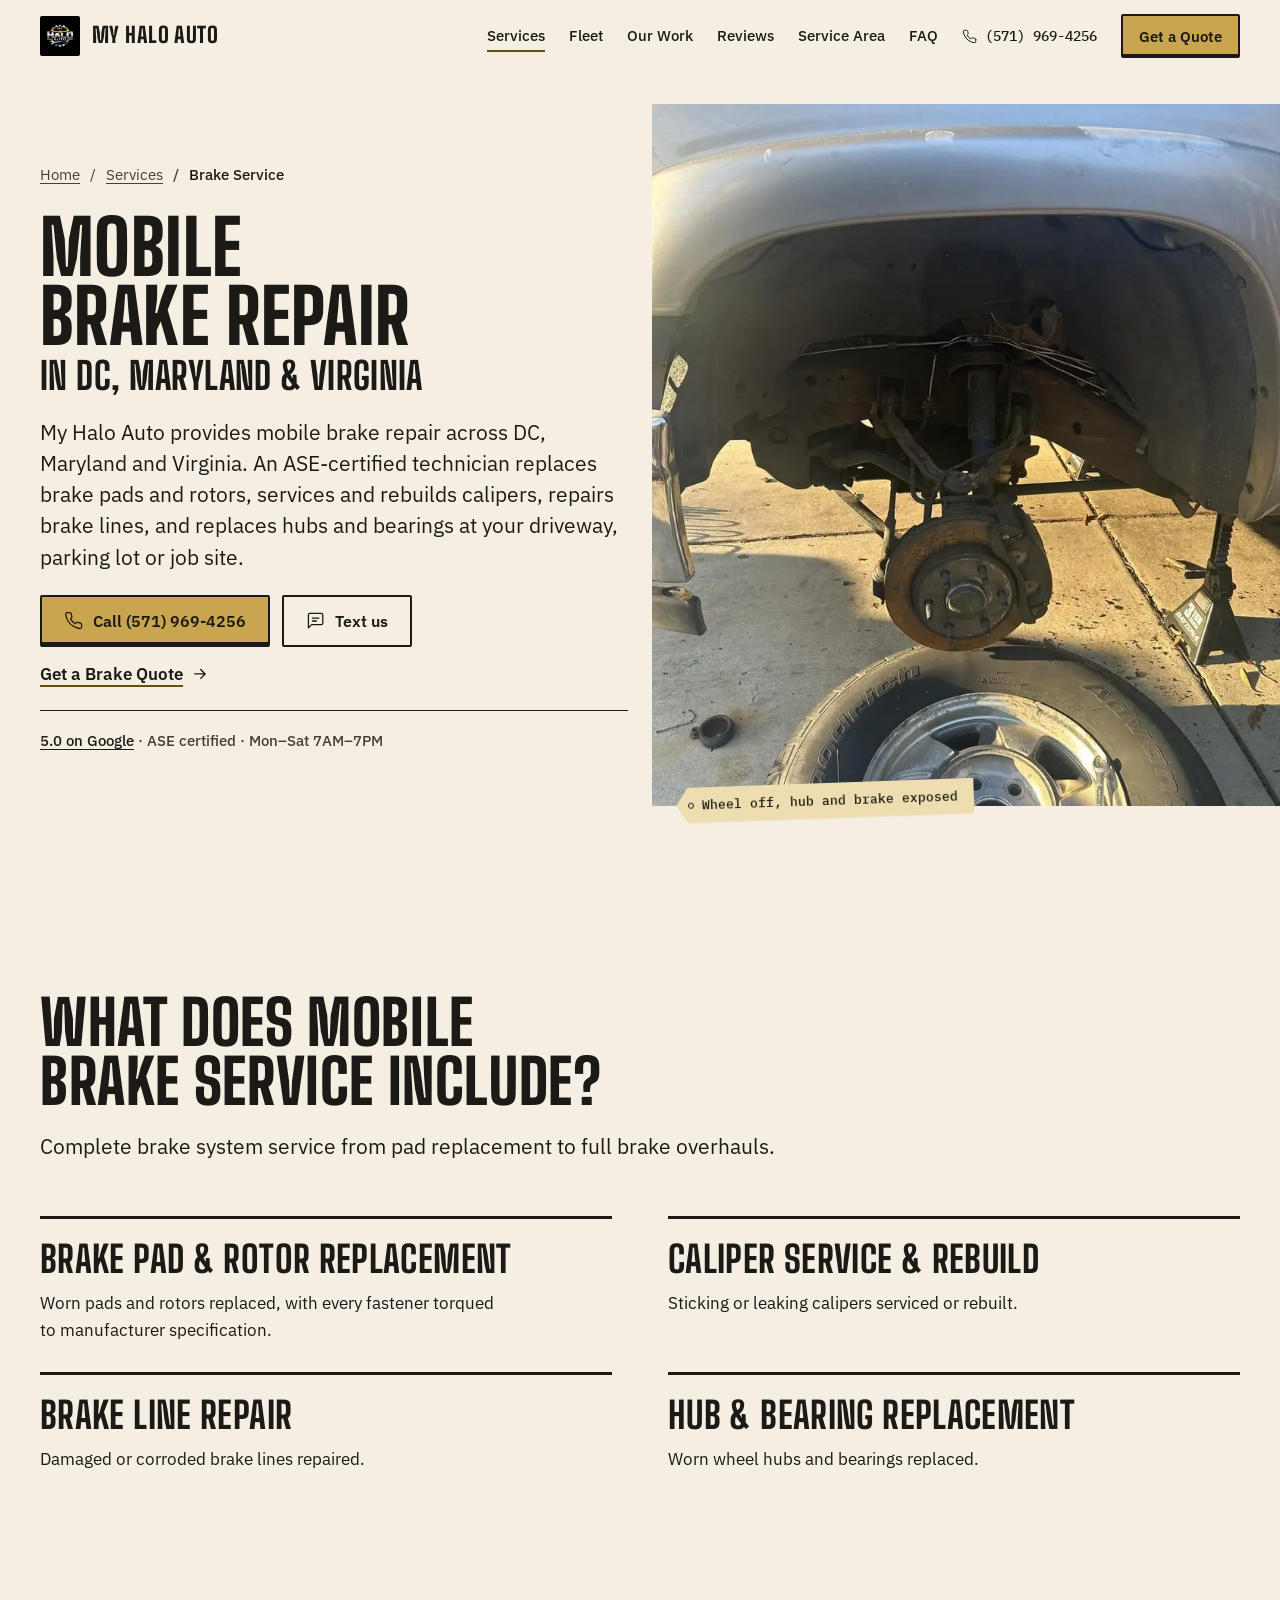
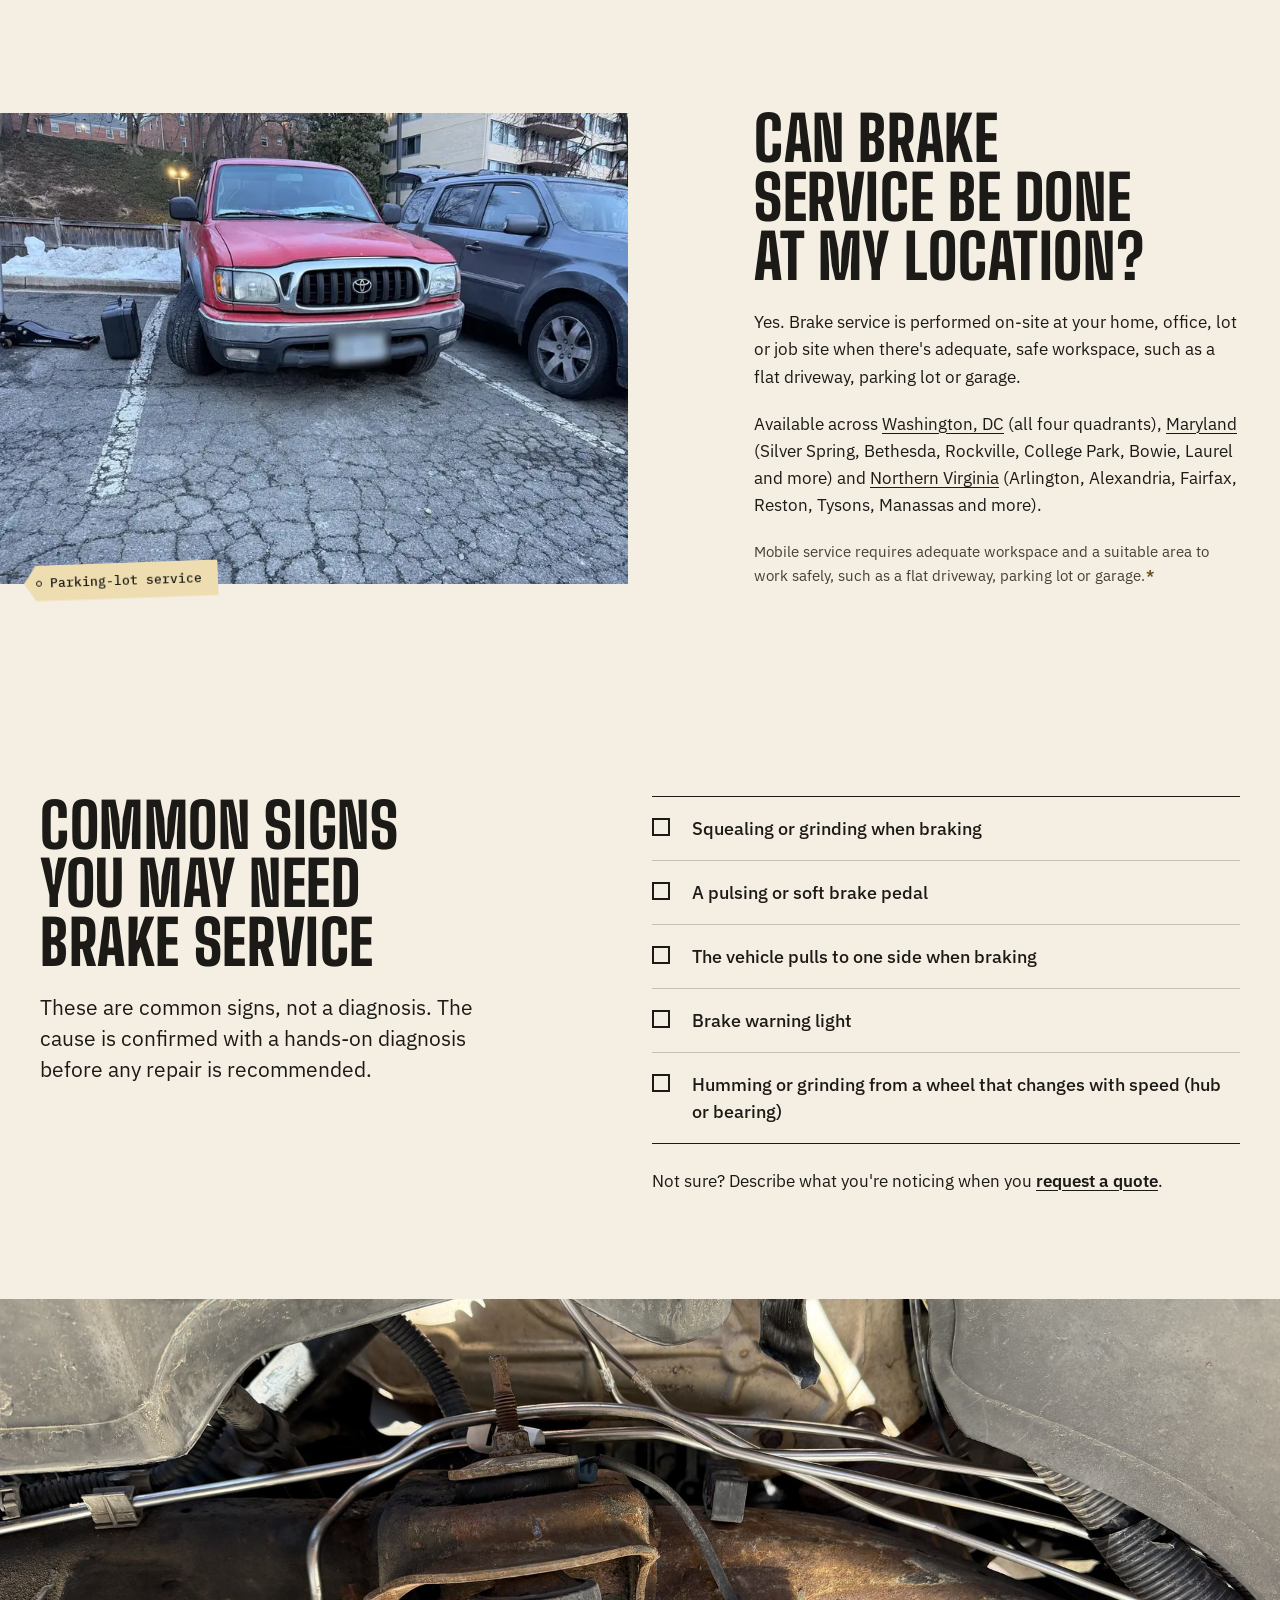
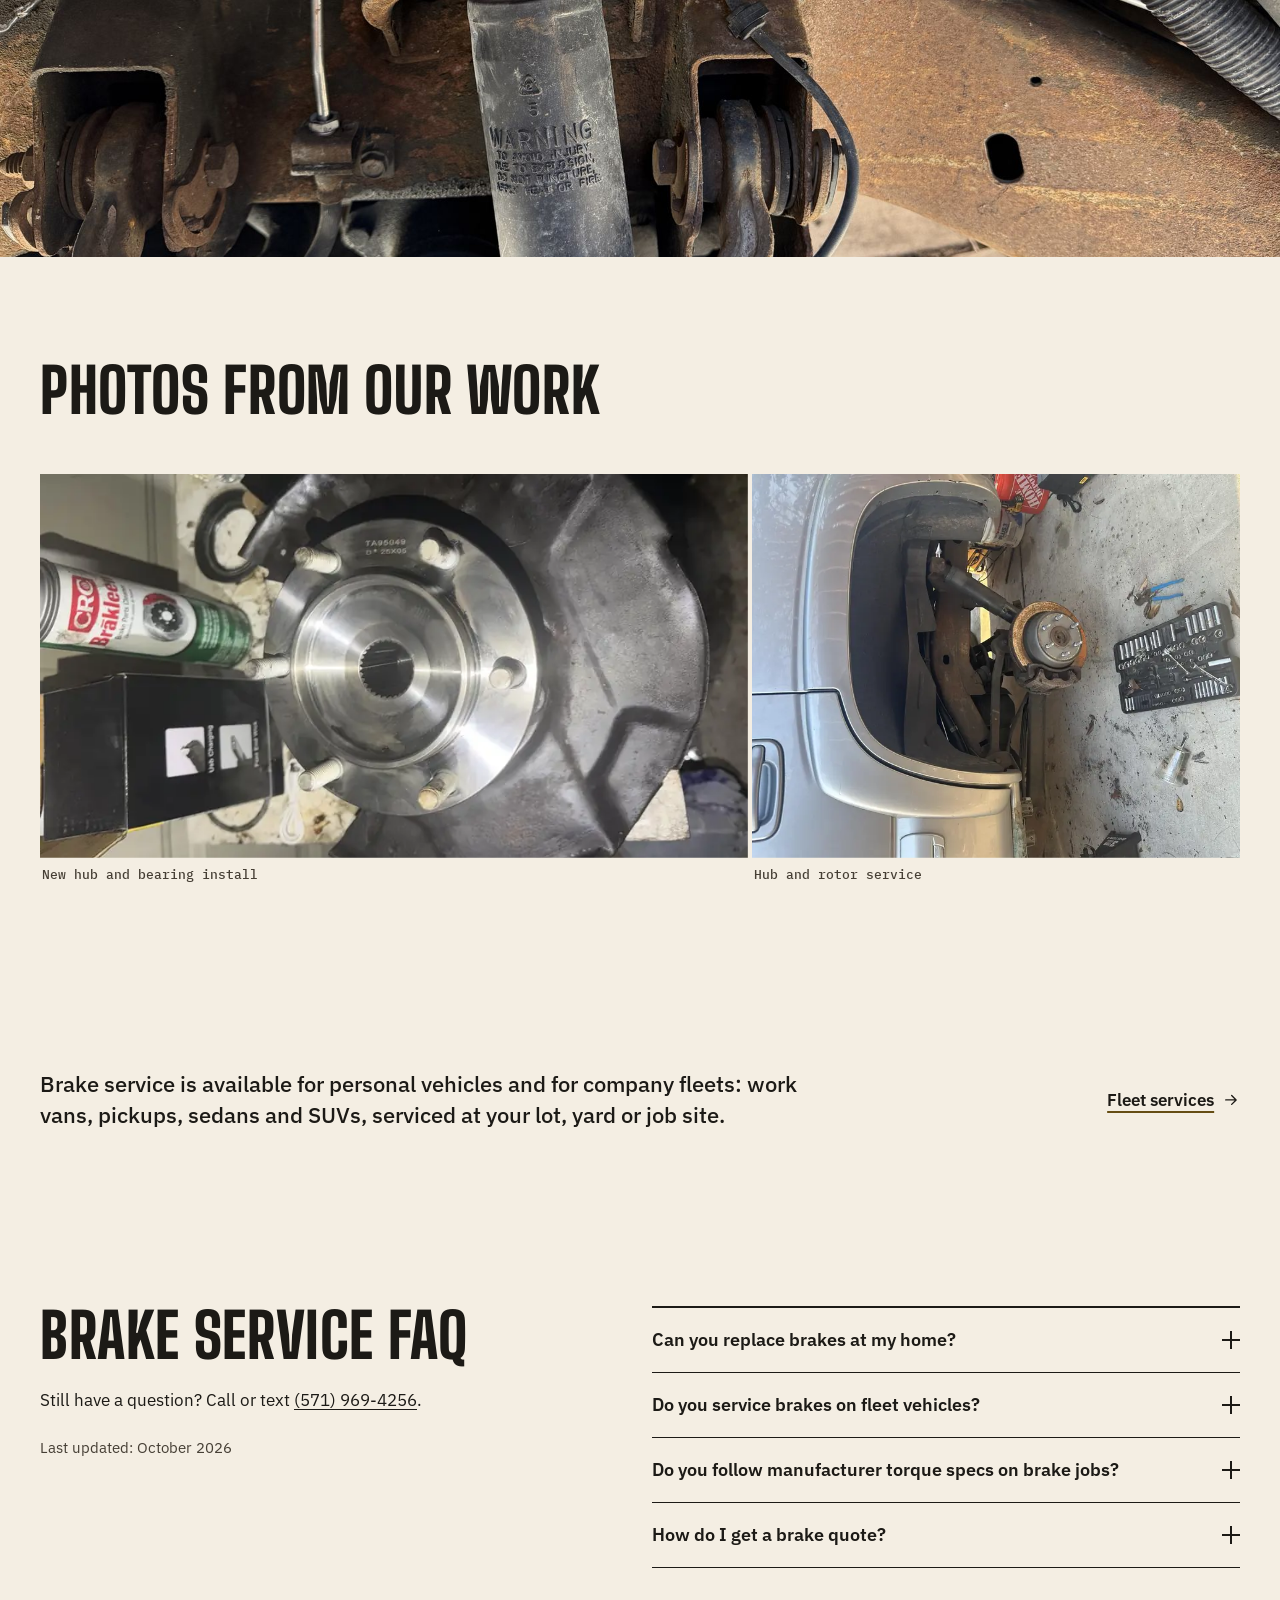
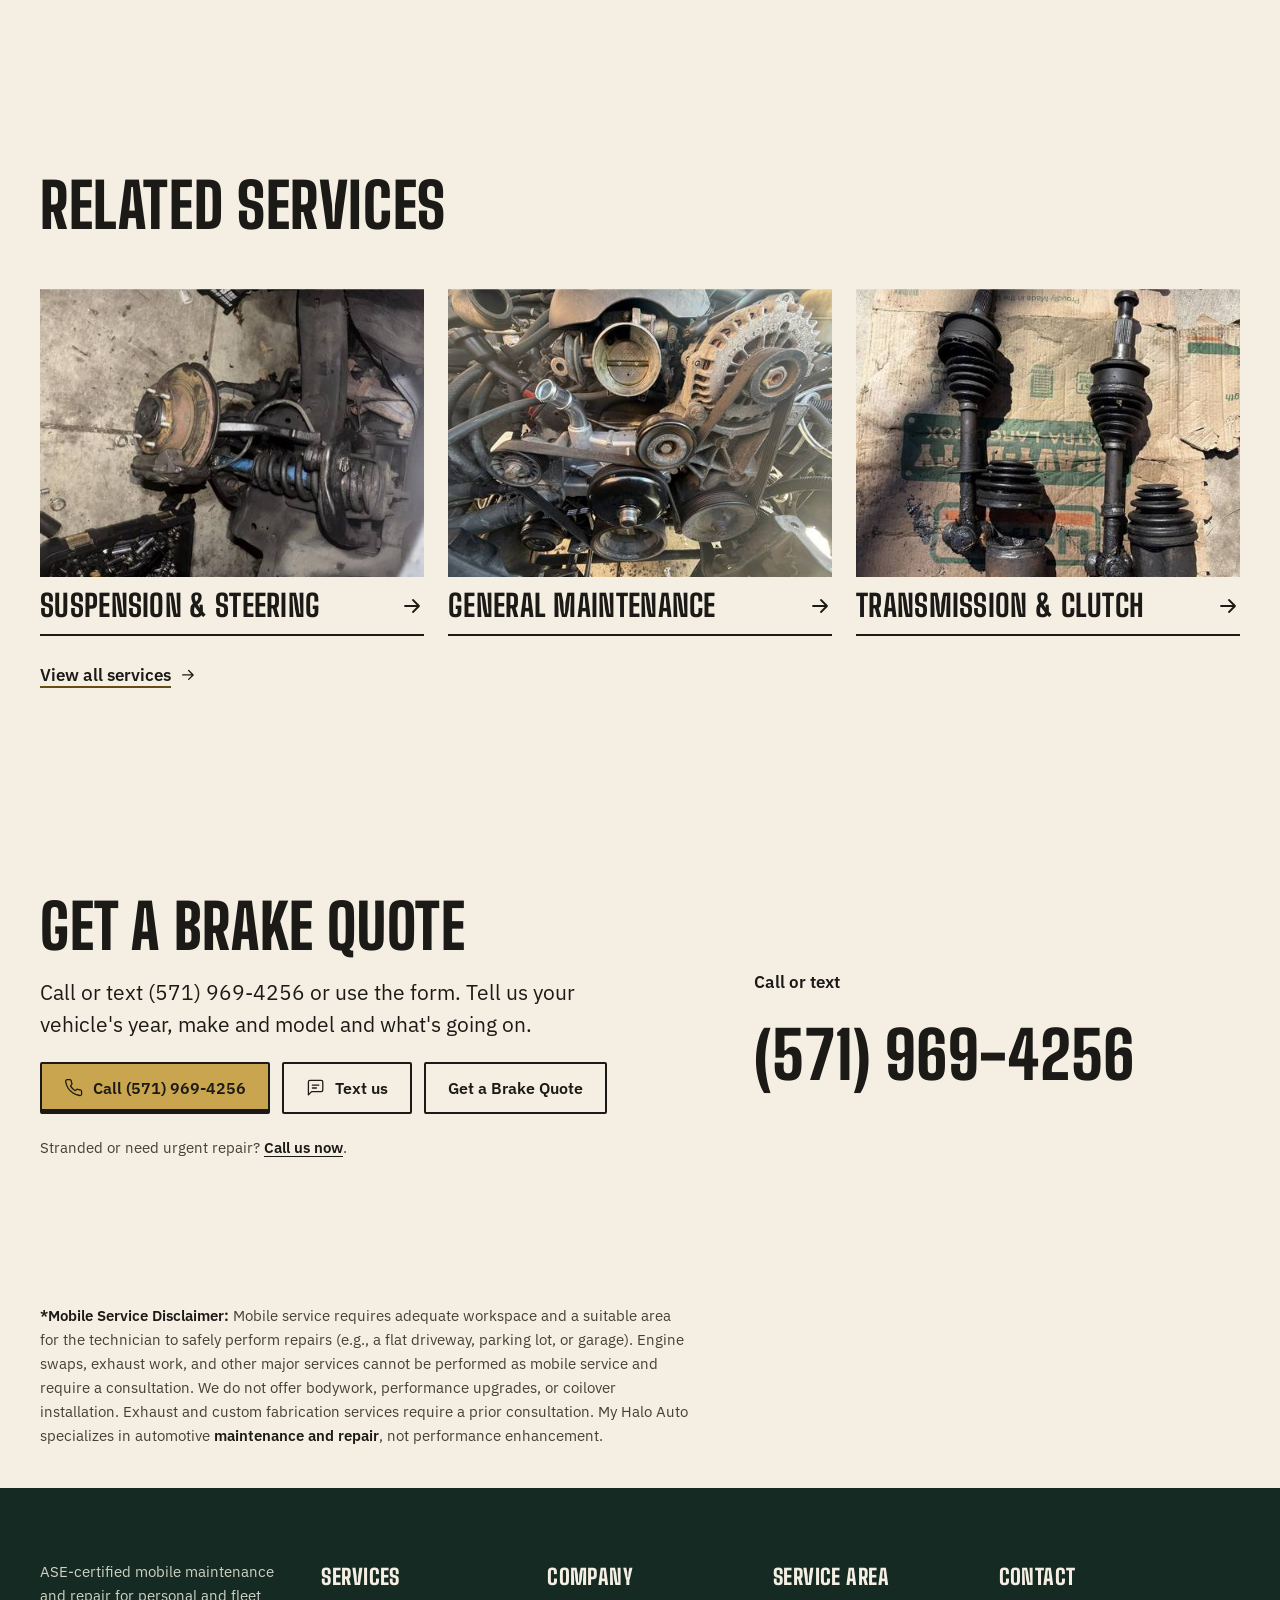
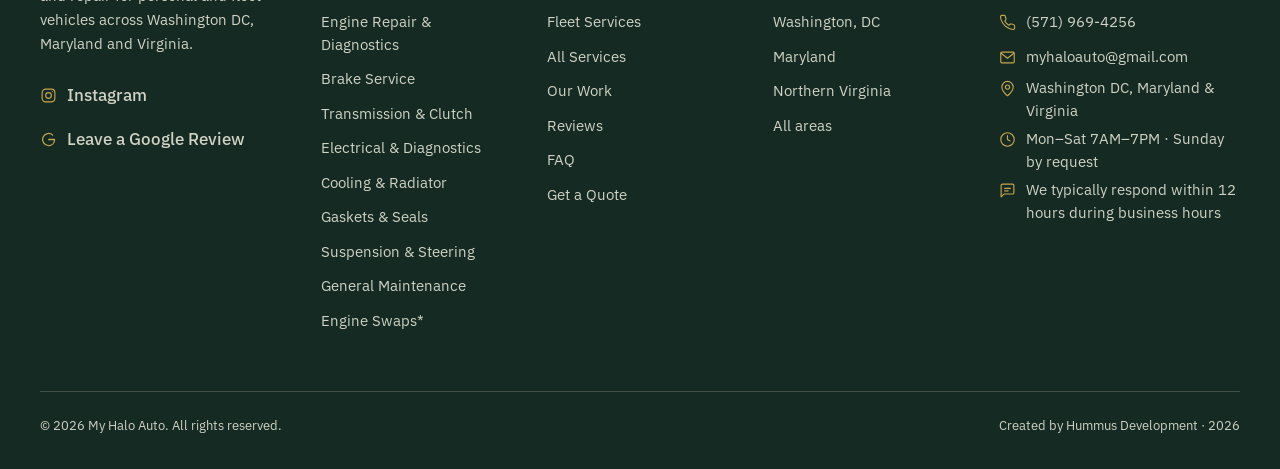
<file: services/brake-repair/index.html>
<!DOCTYPE html>
<html lang="en-US">
<head>
  <meta charset="UTF-8">
  <meta name="viewport" content="width=device-width, initial-scale=1.0, viewport-fit=cover">
  <title>Mobile Brake Repair in DC, MD &amp; VA | My Halo Auto</title>
  <meta name="description" content="Pads, rotors, calipers, brake lines, and hub and bearing replacement at your driveway, lot or job site. ASE-certified mobile brake service in DC, MD &amp; VA.">
  <meta name="robots" content="index, follow, max-image-preview:large, max-snippet:-1, max-video-preview:-1">
  <link rel="canonical" href="https://myhaloauto.com/services/brake-repair/">
  <link rel="preload" as="image" type="image/webp" imagesrcset="/images/chevy-hub-brake-828.webp 828w, /images/chevy-hub-brake-900.webp 900w" imagesizes="(min-width:1024px) 50vw, 100vw" fetchpriority="high">
  <meta name="theme-color" content="#F4EEE3">

  <link rel="icon" type="image/x-icon" href="/favicon.ico">
  <link rel="icon" type="image/png" sizes="32x32" href="/favicon-32x32.png">
  <link rel="icon" type="image/png" sizes="16x16" href="/favicon-16x16.png">
  <link rel="apple-touch-icon" sizes="180x180" href="/apple-touch-icon.png">

  <meta property="og:site_name" content="My Halo Auto">
  <meta property="og:title" content="Mobile Brake Repair in DC, MD &amp; VA | My Halo Auto">
  <meta property="og:description" content="Pads, rotors, calipers, brake lines, and hub and bearing replacement at your driveway, lot or job site. ASE-certified mobile brake service in DC, MD &amp; VA.">
  <meta property="og:type" content="website">
  <meta property="og:url" content="https://myhaloauto.com/services/brake-repair/">
  <meta property="og:image" content="https://myhaloauto.com/images/og/brake-repair.jpg">
  <meta property="og:image:width" content="1200">
  <meta property="og:image:height" content="630">
  <meta property="og:image:alt" content="Chevrolet truck with the wheel removed and the brake rotor and hub exposed">
  <meta property="og:locale" content="en_US">
  <meta name="twitter:card" content="summary_large_image">
  <meta name="twitter:title" content="Mobile Brake Repair in DC, MD &amp; VA | My Halo Auto">
  <meta name="twitter:description" content="Pads, rotors, calipers, brake lines, and hub and bearing replacement at your driveway, lot or job site. ASE-certified mobile brake service in DC, MD &amp; VA.">
  <meta name="twitter:image" content="https://myhaloauto.com/images/og/brake-repair.jpg">
  <meta name="twitter:image:alt" content="Chevrolet truck with the wheel removed and the brake rotor and hub exposed">

  <link rel="preconnect" href="https://fonts.googleapis.com">
  <link rel="preconnect" href="https://fonts.gstatic.com" crossorigin>
  <link rel="preload" as="style" href="https://fonts.googleapis.com/css2?family=Big+Shoulders:opsz,wght@10..72,700..800&family=IBM+Plex+Mono:wght@500&family=IBM+Plex+Sans:ital,wght@0,400;0,500;0,600;1,400&display=swap">
  <link href="https://fonts.googleapis.com/css2?family=Big+Shoulders:opsz,wght@10..72,700..800&family=IBM+Plex+Mono:wght@500&family=IBM+Plex+Sans:ital,wght@0,400;0,500;0,600;1,400&display=swap" rel="stylesheet" media="print" onload="this.media='all'">
  <noscript><link href="https://fonts.googleapis.com/css2?family=Big+Shoulders:opsz,wght@10..72,700..800&family=IBM+Plex+Mono:wght@500&family=IBM+Plex+Sans:ital,wght@0,400;0,500;0,600;1,400&display=swap" rel="stylesheet"></noscript>
  <link href="https://fonts.googleapis.com/css2?family=Big+Shoulders+Stencil:opsz,wght@10..72,800&text=0123456789&display=swap" rel="stylesheet" media="print" onload="this.media='all'">

  <link rel="stylesheet" href="/css/styles.css?v=12">
  <link rel="stylesheet" href="/css/pages.css?v=11">
  <script>document.documentElement.classList.add('js');</script>
  <!-- Structured data (schema.org) -->
  <script type="application/ld+json">
{
  "@context": "https://schema.org",
  "@graph": [
    {
      "@type": "AutoRepair",
      "@id": "https://myhaloauto.com/#business",
      "name": "My Halo Auto",
      "url": "https://myhaloauto.com/",
      "telephone": "+1-571-969-4256",
      "email": "myhaloauto@gmail.com",
      "logo": {
        "@id": "https://myhaloauto.com/#logo"
      },
      "image": [
        "https://myhaloauto.com/images/suv-driveway-service-hood-open-wide.jpeg",
        "https://myhaloauto.com/images/tacoma-parking-lot-service.jpeg"
      ],
      "description": "ASE-certified mobile auto maintenance and repair for personal and fleet vehicles in Washington DC, Maryland and Northern Virginia. Service is performed at the customer's location where there is adequate, safe workspace.",
      "address": {
        "@type": "PostalAddress",
        "addressCountry": "US"
      },
      "areaServed": [
        {
          "@type": "AdministrativeArea",
          "@id": "https://myhaloauto.com/#area-dc",
          "name": "Washington, DC",
          "sameAs": [
            "https://www.wikidata.org/wiki/Q61",
            "https://en.wikipedia.org/wiki/Washington,_D.C."
          ]
        },
        {
          "@type": "State",
          "@id": "https://myhaloauto.com/#area-md",
          "name": "Maryland",
          "sameAs": [
            "https://www.wikidata.org/wiki/Q1391",
            "https://en.wikipedia.org/wiki/Maryland"
          ]
        },
        {
          "@type": "State",
          "@id": "https://myhaloauto.com/#area-va",
          "name": "Virginia",
          "sameAs": [
            "https://www.wikidata.org/wiki/Q1370",
            "https://en.wikipedia.org/wiki/Virginia"
          ]
        }
      ],
      "hasMap": "https://www.google.com/maps?cid=9481235155550204168",
      "openingHoursSpecification": [
        {
          "@type": "OpeningHoursSpecification",
          "dayOfWeek": [
            "Monday",
            "Tuesday",
            "Wednesday",
            "Thursday",
            "Friday",
            "Saturday"
          ],
          "opens": "07:00",
          "closes": "19:00"
        }
      ],
      "contactPoint": {
        "@type": "ContactPoint",
        "contactType": "customer service",
        "telephone": "+1-571-969-4256",
        "email": "myhaloauto@gmail.com",
        "areaServed": [
          "US-DC",
          "US-MD",
          "US-VA"
        ],
        "hoursAvailable": {
          "@type": "OpeningHoursSpecification",
          "dayOfWeek": [
            "Monday",
            "Tuesday",
            "Wednesday",
            "Thursday",
            "Friday",
            "Saturday"
          ],
          "opens": "07:00",
          "closes": "19:00"
        }
      },
      "hasCredential": {
        "@type": "EducationalOccupationalCredential",
        "name": "ASE Certification",
        "credentialCategory": "certification",
        "recognizedBy": {
          "@type": "Organization",
          "name": "National Institute for Automotive Service Excellence (ASE)"
        }
      },
      "knowsAbout": [
        "Engine Repair & Diagnostics",
        "Brake Service",
        "Transmission & Clutch",
        "Electrical & Diagnostics",
        "Cooling & Radiator Service",
        "Gaskets & Seals",
        "Suspension & Steering",
        "General Maintenance",
        "Engine swaps",
        "Fleet vehicle maintenance"
      ],
      "sameAs": [
        "https://www.instagram.com/myhalo.auto/",
        "https://www.google.com/maps?cid=9481235155550204168"
      ],
      "hasOfferCatalog": {
        "@type": "OfferCatalog",
        "@id": "https://myhaloauto.com/services/#catalog",
        "name": "Mobile auto repair services",
        "url": "https://myhaloauto.com/services/"
      }
    },
    {
      "@type": "ImageObject",
      "@id": "https://myhaloauto.com/#logo",
      "url": "https://myhaloauto.com/images/logo-mark.png",
      "contentUrl": "https://myhaloauto.com/images/logo-mark.png",
      "width": 128,
      "height": 128,
      "caption": "My Halo Auto"
    },
    {
      "@type": "WebSite",
      "@id": "https://myhaloauto.com/#website",
      "url": "https://myhaloauto.com/",
      "name": "My Halo Auto",
      "publisher": {
        "@id": "https://myhaloauto.com/#business"
      },
      "inLanguage": "en-US"
    },
    {
      "@type": "WebPage",
      "@id": "https://myhaloauto.com/services/brake-repair/#webpage",
      "url": "https://myhaloauto.com/services/brake-repair/",
      "name": "Mobile Brake Repair in DC, MD & VA | My Halo Auto",
      "description": "Pads, rotors, calipers, brake lines, and hub and bearing replacement at your driveway, lot or job site. ASE-certified mobile brake service in DC, MD & VA.",
      "isPartOf": {
        "@id": "https://myhaloauto.com/#website"
      },
      "about": {
        "@id": "https://myhaloauto.com/#business"
      },
      "inLanguage": "en-US",
      "primaryImageOfPage": {
        "@type": "ImageObject",
        "url": "https://myhaloauto.com/images/chevy-hub-brake.jpeg",
        "width": 900,
        "height": 1200
      },
      "dateModified": "2026-10-01",
      "breadcrumb": {
        "@id": "https://myhaloauto.com/services/brake-repair/#breadcrumb"
      },
      "mainEntity": {
        "@id": "https://myhaloauto.com/services/brake-repair/#service"
      },
      "hasPart": {
        "@id": "https://myhaloauto.com/services/brake-repair/#faq"
      }
    },
    {
      "@type": "Service",
      "@id": "https://myhaloauto.com/services/brake-repair/#service",
      "name": "Mobile Brake Repair",
      "serviceType": "Brake Service",
      "url": "https://myhaloauto.com/services/brake-repair/",
      "description": "My Halo Auto provides mobile brake repair across DC, Maryland and Virginia. An ASE-certified technician replaces brake pads and rotors, services and rebuilds calipers, repairs brake lines, and replaces hubs and bearings at your driveway, parking lot or job site.",
      "provider": {
        "@id": "https://myhaloauto.com/#business"
      },
      "areaServed": [
        {
          "@id": "https://myhaloauto.com/#area-dc"
        },
        {
          "@id": "https://myhaloauto.com/#area-md"
        },
        {
          "@id": "https://myhaloauto.com/#area-va"
        }
      ],
      "hasOfferCatalog": {
        "@type": "OfferCatalog",
        "name": "Brake Service",
        "itemListElement": [
          {
            "@type": "Offer",
            "itemOffered": {
              "@type": "Service",
              "name": "Brake pad & rotor replacement"
            }
          },
          {
            "@type": "Offer",
            "itemOffered": {
              "@type": "Service",
              "name": "Caliper service & rebuild"
            }
          },
          {
            "@type": "Offer",
            "itemOffered": {
              "@type": "Service",
              "name": "Brake line repair"
            }
          },
          {
            "@type": "Offer",
            "itemOffered": {
              "@type": "Service",
              "name": "Hub & bearing replacement"
            }
          }
        ]
      },
      "image": "https://myhaloauto.com/images/chevy-hub-brake.jpeg",
      "audience": {
        "@type": "Audience",
        "audienceType": "Owners of personal vehicles and company or fleet vehicles"
      },
      "availableChannel": {
        "@type": "ServiceChannel",
        "serviceUrl": "https://myhaloauto.com/?service=brakes#contact",
        "servicePhone": {
          "@type": "ContactPoint",
          "telephone": "+1-571-969-4256"
        },
        "serviceSmsNumber": {
          "@type": "ContactPoint",
          "telephone": "+1-571-969-4256"
        }
      }
    },
    {
      "@type": "BreadcrumbList",
      "@id": "https://myhaloauto.com/services/brake-repair/#breadcrumb",
      "itemListElement": [
        {
          "@type": "ListItem",
          "position": 1,
          "name": "Home",
          "item": "https://myhaloauto.com/"
        },
        {
          "@type": "ListItem",
          "position": 2,
          "name": "Services",
          "item": "https://myhaloauto.com/services/"
        },
        {
          "@type": "ListItem",
          "position": 3,
          "name": "Brake Service",
          "item": "https://myhaloauto.com/services/brake-repair/"
        }
      ]
    },
    {
      "@type": "FAQPage",
      "@id": "https://myhaloauto.com/services/brake-repair/#faq",
      "url": "https://myhaloauto.com/services/brake-repair/",
      "isPartOf": {
        "@id": "https://myhaloauto.com/services/brake-repair/#webpage"
      },
      "mainEntity": [
        {
          "@type": "Question",
          "name": "Can you replace brakes at my home?",
          "acceptedAnswer": {
            "@type": "Answer",
            "text": "Yes. My Halo Auto replaces brake pads and rotors, services and rebuilds calipers, repairs brake lines, and replaces hubs and bearings at your location in DC, Maryland or Virginia, as long as there's adequate, safe workspace such as a flat driveway, parking lot or garage."
          }
        },
        {
          "@type": "Question",
          "name": "Do you service brakes on fleet vehicles?",
          "acceptedAnswer": {
            "@type": "Answer",
            "text": "Yes. Brake service is available for company and fleet vehicles, including work vans, pickups, sedans and SUVs, performed on-site at your lot, yard or job site with an itemized invoice for each vehicle."
          }
        },
        {
          "@type": "Question",
          "name": "Do you follow manufacturer torque specs on brake jobs?",
          "acceptedAnswer": {
            "@type": "Answer",
            "text": "Yes. Every fastener is torqued to the exact manufacturer specification using calibrated torque wrenches, and we follow OEM repair procedures on every job."
          }
        },
        {
          "@type": "Question",
          "name": "How do I get a brake quote?",
          "acceptedAnswer": {
            "@type": "Answer",
            "text": "Call or text (571) 969-4256 or use the contact form with your vehicle's year, make and model and what you're noticing. You'll get a transparent quote with no hidden fees, and you approve the work before it starts."
          }
        }
      ]
    }
  ]
}
  </script>
</head>
<body>
  <a class="skip-link" href="#main">Skip to content</a>
  <nav id="navbar" class="navbar" aria-label="Main">
    <div class="nav-container">
      <a href="/" class="nav-logo" aria-label="My Halo Auto, home">
        <img src="/images/logo-mark.png" alt="" class="nav-logo-img" width="40" height="40">
        <span class="logo-text">My Halo Auto</span>
      </a>
      <ul class="nav-menu" id="navMenu">
        <li><a href="/services/" class="nav-link" aria-current="page">Services</a></li>
        <li><a href="/fleet-services/" class="nav-link">Fleet</a></li>
        <li><a href="/#gallery" class="nav-link">Our Work</a></li>
        <li><a href="/#reviews" class="nav-link">Reviews</a></li>
        <li><a href="/#service-area" class="nav-link">Service Area</a></li>
        <li><a href="/#faq" class="nav-link">FAQ</a></li>
        <li class="nav-phone-item"><a href="tel:+15719694256" class="nav-phone"><svg class="ico" aria-hidden="true" focusable="false"><use href="/images/icons.svg#i-phone"></use></svg> (571) 969-4256</a></li>
        <li class="nav-cta-item"><a href="/#contact" class="nav-link cta-link">Get a Quote</a></li>
      </ul>
      <a href="tel:+15719694256" class="btn btn--call nav-call" aria-label="Call (571) 969-4256"><svg class="ico" aria-hidden="true" focusable="false"><use href="/images/icons.svg#i-phone"></use></svg><span>Call</span></a>
      <button class="hamburger" id="hamburger" type="button" aria-label="Open menu" aria-expanded="false" aria-controls="navMenu">
        <span class="bar"></span><span class="bar"></span><span class="bar"></span>
      </button>
    </div>
    <div class="nav-backdrop" id="navBackdrop"></div>
  </nav>

  <main id="main">

    <!-- Page hero -->
    <header class="page-hero" data-bg="paper">
      <div class="wrap page-hero__grid">
        <div class="page-hero__copy">
          <nav aria-label="Breadcrumb" class="breadcrumb"><ol><li><a href="/">Home</a></li><li><a href="/services/">Services</a></li><li aria-current="page">Brake Service</li></ol></nav>
          <h1>Mobile Brake Repair <span class="h1__where">in DC, Maryland &amp; Virginia</span></h1>
          <p class="lede">My Halo Auto provides mobile brake repair across DC, Maryland and Virginia. An ASE-certified technician replaces brake pads and rotors, services and rebuilds calipers, repairs brake lines, and replaces hubs and bearings at your driveway, parking lot or job site.</p>
          <div class="page-hero__links">
            <div class="btn-row hero__cta">
              <a href="tel:+15719694256" class="btn btn--call"><svg class="ico" aria-hidden="true" focusable="false"><use href="/images/icons.svg#i-phone"></use></svg> Call (571) 969-4256</a>
              <a href="sms:+15719694256?body=Hi%2C%20I%20need%20a%20quote%20for%20brake%20service." class="btn btn--line"><svg class="ico" aria-hidden="true" focusable="false"><use href="/images/icons.svg#i-message"></use></svg> Text us</a>
            </div>
            <div><a href="/?service=brakes#contact" class="textlink">Get a Brake Quote <svg class="ico" aria-hidden="true" focusable="false"><use href="/images/icons.svg#i-arrow-right"></use></svg></a></div>
          </div>
          <p class="proof-line"><a href="/#reviews">5.0 on Google</a> &middot; ASE certified &middot; Mon&ndash;Sat 7AM&ndash;7PM</p>
        </div>
        <div class="page-hero__media bleed-r">
          <figure class="shot" data-reveal="door">
            <div class="shot__img"><picture><source type="image/webp" srcset="/images/chevy-hub-brake-828.webp 828w, /images/chevy-hub-brake-900.webp 900w" sizes="(min-width:1024px) 50vw, 100vw"><img sizes="(min-width:1024px) 50vw, 100vw" srcset="/images/chevy-hub-brake-828.jpg 828w, /images/chevy-hub-brake.jpeg 900w" src="/images/chevy-hub-brake-828.jpg" alt="Chevrolet truck with the wheel removed and the brake rotor and hub exposed" width="900" height="1200" fetchpriority="high" decoding="async" style="object-position:50% 55%"></picture></div>
            <figcaption class="tag" data-reveal="tag">Wheel off, hub and brake exposed</figcaption>
          </figure>
        </div>
      </div>
    </header>

    <!-- What's included -->
    <section class="sec" data-bg="sand" aria-labelledby="included-title">
      <div class="wrap">
        <div class="sec-head sec-head--wide">
          <h2 id="included-title" data-reveal>What Does Mobile Brake Service Include?</h2>
          <p class="lede">Complete brake system service from pad replacement to full brake overhauls.</p>
        </div>
        <ul class="inc-grid">
          <li data-reveal style="--d:0"><h3>Brake pad &amp; rotor replacement</h3><p>Worn pads and rotors replaced, with every fastener torqued to manufacturer specification.</p></li>
          <li data-reveal style="--d:1"><h3>Caliper service &amp; rebuild</h3><p>Sticking or leaking calipers serviced or rebuilt.</p></li>
          <li data-reveal style="--d:0"><h3>Brake line repair</h3><p>Damaged or corroded brake lines repaired.</p></li>
          <li data-reveal style="--d:1"><h3>Hub &amp; bearing replacement</h3><p>Worn wheel hubs and bearings replaced.</p></li>
        </ul>
      </div>
    </section>

    <!-- On-site -->
    <section class="sec" data-bg="paper" aria-labelledby="location-title">
      <div class="wrap split split--flip">
        <div class="split__media">
          <figure class="shot bleed-l loc__shot" data-reveal="door">
            <div class="shot__img" style="--ar:4/3"><picture><source type="image/webp" srcset="/images/tacoma-parking-lot-service-828.webp 828w, /images/tacoma-parking-lot-service-1200.webp 1200w" sizes="(min-width:1024px) 50vw, 100vw"><img sizes="(min-width:1024px) 50vw, 100vw" srcset="/images/tacoma-parking-lot-service-828.jpg 828w, /images/tacoma-parking-lot-service.jpeg 1200w" src="/images/tacoma-parking-lot-service-828.jpg" alt="Toyota Tacoma in a parking lot with a floor jack and tool case staged for on-site repair" width="1200" height="900" loading="lazy" decoding="async" style="object-position:50% 55%"></picture></div>
            <figcaption class="tag" data-reveal="tag">Parking-lot service</figcaption>
          </figure>
        </div>
        <div class="split__text">
          <h2 id="location-title" data-reveal>Can Brake Service Be Done at My Location?</h2>
          <p>Yes. Brake service is performed on-site at your home, office, lot or job site when there's adequate, safe workspace, such as a flat driveway, parking lot or garage.</p>
          <p>Available across <a href="/washington-dc/">Washington, DC</a> (all four quadrants), <a href="/maryland/">Maryland</a> (Silver Spring, Bethesda, Rockville, College Park, Bowie, Laurel and more) and <a href="/northern-virginia/">Northern Virginia</a> (Arlington, Alexandria, Fairfax, Reston, Tysons, Manassas and more).</p>
          <p class="fine">Mobile service requires adequate workspace and a suitable area to work safely, such as a flat driveway, parking lot or garage.<a aria-label="See mobile service disclaimer" class="fn-ref" href="#disclaimer">*</a></p>
        </div>
      </div>
    </section>

    <!-- Common signs -->
    <section class="sec signs" data-bg="green" aria-labelledby="signs-title">
      <div class="wrap signs__grid">
        <div class="signs__head">
          <h2 id="signs-title" data-reveal>Common Signs You May Need Brake Service</h2>
          <p class="lede">These are common signs, not a diagnosis. The cause is confirmed with a hands-on diagnosis before any repair is recommended.</p>
        </div>
        <div class="signs__body" data-reveal>
          <ul class="ruled ruled--sheet">
            <li>Squealing or grinding when braking</li>
            <li>A pulsing or soft brake pedal</li>
            <li>The vehicle pulls to one side when braking</li>
            <li>Brake warning light</li>
            <li>Humming or grinding from a wheel that changes with speed (hub or bearing)</li>
          </ul>
          <p class="signs__more">Not sure? Describe what you're noticing when you <a href="/?service=brakes#contact">request a quote</a>.</p>
        </div>
      </div>
    </section>

    <!-- Photo band -->
    <section class="photo-band" aria-label="Close-up from a real job">
      <img src="/images/band-front-suspension.jpg" srcset="/images/band-front-suspension-960.jpg 960w, /images/band-front-suspension.jpg 1920w" sizes="100vw" alt="Underside view of a shock absorber, suspension mounts and brake lines" width="1920" height="1080" loading="lazy" decoding="async" style="object-position:50% 45%">
    </section>

    <!-- Photos -->
    <section class="sec" data-bg="brass" aria-labelledby="photos-title">
      <div class="wrap">
        <div class="sec-head">
          <h2 id="photos-title" data-reveal>Photos from Our Work</h2>
        </div>
        <div class="work-sheet work-sheet--2">
          <figure data-reveal="door" style="--d:0">
            <div class="shot__img"><picture><source type="image/webp" srcset="/images/new-hub-bearing-828.webp 828w, /images/new-hub-bearing-1200.webp 1200w" sizes="(min-width:1024px) 50vw, 100vw"><img sizes="(min-width:1024px) 50vw, 100vw" srcset="/images/new-hub-bearing-828.jpg 828w, /images/new-hub-bearing.jpeg 1200w" src="/images/new-hub-bearing-828.jpg" alt="New wheel hub and bearing assembly ready for installation" width="1200" height="900" loading="lazy" decoding="async" style="object-position:50% 50%"></picture></div>
            <figcaption class="cap">New hub and bearing install</figcaption>
          </figure>
          <figure data-reveal="door" style="--d:1">
            <div class="shot__img"><picture><source type="image/webp" srcset="/images/suspension-hub-service-828.webp 828w, /images/suspension-hub-service-1200.webp 1200w" sizes="(min-width:1024px) 50vw, 100vw"><img sizes="(min-width:1024px) 50vw, 100vw" srcset="/images/suspension-hub-service-828.jpg 828w, /images/suspension-hub-service.jpeg 1200w" src="/images/suspension-hub-service-828.jpg" alt="Silver car with the front wheel removed and the hub and knuckle exposed, sockets laid out nearby" width="1200" height="900" loading="lazy" decoding="async" style="object-position:50% 50%"></picture></div>
            <figcaption class="cap">Hub and rotor service</figcaption>
          </figure>
        </div>
      </div>
    </section>

    <!-- Fleet line -->
    <section class="sec sec--tight fleet-line" data-bg="sage" aria-label="Fleet vehicles">
      <div class="wrap fleet-line__inner">
        <p class="fleet-line__text">Brake service is available for personal vehicles and for company fleets: work vans, pickups, sedans and SUVs, serviced at your lot, yard or job site.</p>
        <a class="textlink" href="/fleet-services/">Fleet services <svg class="ico" aria-hidden="true" focusable="false"><use href="/images/icons.svg#i-arrow-right"></use></svg></a>
      </div>
    </section>

    <!-- FAQ -->
    <section class="sec" data-bg="sand" aria-labelledby="faq-title">
      <div class="wrap faq__grid">
        <div class="faq__side">
          <h2 id="faq-title" data-reveal>Brake Service FAQ</h2>
          <p>Still have a question? Call or text <a href="tel:+15719694256">(571) 969-4256</a>.</p>
          <p class="fine">Last updated: October 2026</p>
        </div>
        <div class="faq__main">
          <div class="faq-list">
<div class="faq-item">
<h3 class="faq-q"><button aria-controls="faq-brake-repair-1" aria-expanded="false" class="faq-question" id="faq-brake-repair-1-q" type="button"><span>Can you replace brakes at my home?</span><span class="faq-mark" aria-hidden="true"></span></button></h3>
<div aria-labelledby="faq-brake-repair-1-q" class="faq-answer" id="faq-brake-repair-1" role="region"><div class="faq-answer__inner"><p>Yes. My Halo Auto replaces brake pads and rotors, services and rebuilds calipers, repairs brake lines, and replaces hubs and bearings at your location in DC, Maryland or Virginia, as long as there's adequate, safe workspace such as a flat driveway, parking lot or garage.</p></div></div>
</div>
<div class="faq-item">
<h3 class="faq-q"><button aria-controls="faq-brake-repair-2" aria-expanded="false" class="faq-question" id="faq-brake-repair-2-q" type="button"><span>Do you service brakes on fleet vehicles?</span><span class="faq-mark" aria-hidden="true"></span></button></h3>
<div aria-labelledby="faq-brake-repair-2-q" class="faq-answer" id="faq-brake-repair-2" role="region"><div class="faq-answer__inner"><p>Yes. Brake service is available for company and fleet vehicles, including work vans, pickups, sedans and SUVs, performed on-site at your lot, yard or job site with an itemized invoice for each vehicle.</p></div></div>
</div>
<div class="faq-item">
<h3 class="faq-q"><button aria-controls="faq-brake-repair-3" aria-expanded="false" class="faq-question" id="faq-brake-repair-3-q" type="button"><span>Do you follow manufacturer torque specs on brake jobs?</span><span class="faq-mark" aria-hidden="true"></span></button></h3>
<div aria-labelledby="faq-brake-repair-3-q" class="faq-answer" id="faq-brake-repair-3" role="region"><div class="faq-answer__inner"><p>Yes. Every fastener is torqued to the exact manufacturer specification using calibrated torque wrenches, and we follow OEM repair procedures on every job.</p></div></div>
</div>
<div class="faq-item">
<h3 class="faq-q"><button aria-controls="faq-brake-repair-4" aria-expanded="false" class="faq-question" id="faq-brake-repair-4-q" type="button"><span>How do I get a brake quote?</span><span class="faq-mark" aria-hidden="true"></span></button></h3>
<div aria-labelledby="faq-brake-repair-4-q" class="faq-answer" id="faq-brake-repair-4" role="region"><div class="faq-answer__inner"><p>Call or text <a href="tel:+15719694256">(571) 969-4256</a> or use the contact form with your vehicle's year, make and model and what you're noticing. You'll get a transparent quote with no hidden fees, and you approve the work before it starts.</p></div></div>
</div>
</div>
        </div>
      </div>
    </section>

    <!-- Related -->
    <section class="sec" data-bg="paper" aria-labelledby="related-title">
      <div class="wrap">
        <div class="sec-head">
          <h2 id="related-title" data-reveal>Related Services</h2>
        </div>
        <div class="tiles">
          <a class="tile" href="/services/suspension-steering/" data-reveal="door" style="--d:0">
            <div class="shot__img tile__img"><img src="/images/thumbs/suspension-overhaul-480.jpg" srcset="/images/thumbs/suspension-overhaul-480.jpg 480w, /images/suspension-overhaul.jpeg 1200w" sizes="(min-width:600px) 31vw, 100vw" alt="" width="1200" height="900" loading="lazy" decoding="async"></div>
            <h3 class="tile__name">Suspension &amp; Steering <svg class="ico tile__arrow" aria-hidden="true" focusable="false"><use href="/images/icons.svg#i-arrow-right"></use></svg></h3>
          </a>
          <a class="tile" href="/services/maintenance/" data-reveal="door" style="--d:1">
            <div class="shot__img tile__img"><img src="/images/thumbs/engine-accessory-drive-closeup-480.jpg" srcset="/images/thumbs/engine-accessory-drive-closeup-480.jpg 480w, /images/engine-accessory-drive-closeup.jpeg 1200w" sizes="(min-width:600px) 31vw, 100vw" alt="" width="1200" height="900" loading="lazy" decoding="async"></div>
            <h3 class="tile__name">General Maintenance <svg class="ico tile__arrow" aria-hidden="true" focusable="false"><use href="/images/icons.svg#i-arrow-right"></use></svg></h3>
          </a>
          <a class="tile" href="/services/transmission-clutch/" data-reveal="door" style="--d:2">
            <div class="shot__img tile__img"><img src="/images/thumbs/cv-axles-removed-480.jpg" srcset="/images/thumbs/cv-axles-removed-480.jpg 480w, /images/cv-axles-removed.jpeg 800w" sizes="(min-width:600px) 31vw, 100vw" alt="" width="800" height="1066" loading="lazy" decoding="async"></div>
            <h3 class="tile__name">Transmission &amp; Clutch <svg class="ico tile__arrow" aria-hidden="true" focusable="false"><use href="/images/icons.svg#i-arrow-right"></use></svg></h3>
          </a>
        </div>
        <p class="related__all"><a href="/services/" class="textlink">View all services <svg class="ico" aria-hidden="true" focusable="false"><use href="/images/icons.svg#i-arrow-right"></use></svg></a></p>
      </div>
    </section>

    <!-- Closing CTA -->
    <section class="sec closer" data-bg="gold" aria-labelledby="cta-band-title">
      <div class="wrap closer__grid">
        <div class="closer__text">
          <h2 id="cta-band-title" data-reveal>Get a Brake Quote</h2>
          <p class="lede">Call or text (571) 969-4256 or use the form. Tell us your vehicle's year, make and model and what's going on.</p>
          <div class="btn-row">
            <a href="tel:+15719694256" class="btn btn--call"><svg class="ico" aria-hidden="true" focusable="false"><use href="/images/icons.svg#i-phone"></use></svg> Call (571) 969-4256</a>
            <a href="sms:+15719694256?body=Hi%2C%20I%20need%20a%20quote%20for%20brake%20service." class="btn btn--line"><svg class="ico" aria-hidden="true" focusable="false"><use href="/images/icons.svg#i-message"></use></svg> Text us</a>
            <a href="/?service=brakes#contact" class="btn btn--line">Get a Brake Quote</a>
          </div>
          <p class="closer__urgent">Stranded or need urgent repair? <a href="tel:+15719694256">Call us now</a>.</p>
        </div>
        <div class="closer__phone">
          <p class="contact__label">Call or text</p>
          <a href="tel:+15719694256" class="phone-big" data-reveal>(571) 969-4256</a>
        </div>
      </div>
    </section>

    <section class="footnote-section" data-bg="sage" aria-label="Mobile service disclaimer">
      <div class="wrap">
        <p class="footnote-text" id="disclaimer">
          <strong>*Mobile Service Disclaimer:</strong> Mobile service requires adequate workspace and a suitable area for the technician to safely perform repairs (e.g., a flat driveway, parking lot, or garage). Engine swaps, exhaust work, and other major services cannot be performed as mobile service and require a consultation. We do not offer bodywork, performance upgrades, or coilover installation. Exhaust and custom fabrication services require a prior consultation. My Halo Auto specializes in automotive <strong>maintenance and repair</strong>, not performance enhancement.
        </p>
      </div>
    </section>
  </main>

  <footer class="footer tone-deep" data-bg="forest">
    <div class="wrap">
      <div class="footer-grid">
        <div class="footer-brand">
          <p>ASE-certified mobile maintenance and repair for personal and fleet vehicles across Washington DC, Maryland and Virginia.</p>
          <div class="footer-socials">
            <a href="https://instagram.com/myhalo.auto" target="_blank" rel="noopener"><svg class="ico" aria-hidden="true" focusable="false"><use href="/images/icons.svg#i-instagram"></use></svg> Instagram</a>
            <a href="https://maps.app.goo.gl/rKe13m5ULv6c1C4z5?g_st=ic" target="_blank" rel="noopener"><svg class="ico" aria-hidden="true" focusable="false"><use href="/images/icons.svg#i-google"></use></svg> Leave a Google Review</a>
          </div>
        </div>
        <div class="footer-links">
          <p class="footer-title">Services</p>
          <ul>
            <li><a href="/services/engine-repair/">Engine Repair &amp; Diagnostics</a></li>
            <li><a href="/services/brake-repair/">Brake Service</a></li>
            <li><a href="/services/transmission-clutch/">Transmission &amp; Clutch</a></li>
            <li><a href="/services/electrical-diagnostics/">Electrical &amp; Diagnostics</a></li>
            <li><a href="/services/cooling-system/">Cooling &amp; Radiator</a></li>
            <li><a href="/services/gaskets-seals/">Gaskets &amp; Seals</a></li>
            <li><a href="/services/suspension-steering/">Suspension &amp; Steering</a></li>
            <li><a href="/services/maintenance/">General Maintenance</a></li>
            <li><a href="/services/#engine-swaps">Engine Swaps*</a></li>
          </ul>
        </div>
        <div class="footer-links">
          <p class="footer-title">Company</p>
          <ul>
            <li><a href="/fleet-services/">Fleet Services</a></li>
            <li><a href="/services/">All Services</a></li>
            <li><a href="/#gallery">Our Work</a></li>
            <li><a href="/#reviews">Reviews</a></li>
            <li><a href="/#faq">FAQ</a></li>
            <li><a href="/#contact">Get a Quote</a></li>
          </ul>
        </div>
        <div class="footer-links">
          <p class="footer-title">Service Area</p>
          <ul>
            <li><a href="/washington-dc/">Washington, DC</a></li>
            <li><a href="/maryland/">Maryland</a></li>
            <li><a href="/northern-virginia/">Northern Virginia</a></li>
            <li><a href="/#service-area">All areas</a></li>
          </ul>
        </div>
        <div class="footer-links">
          <p class="footer-title">Contact</p>
          <ul class="footer-contact">
            <li><a href="tel:+15719694256"><svg class="ico" aria-hidden="true" focusable="false"><use href="/images/icons.svg#i-phone"></use></svg> (571) 969-4256</a></li>
            <li><a href="mailto:myhaloauto@gmail.com"><svg class="ico" aria-hidden="true" focusable="false"><use href="/images/icons.svg#i-mail"></use></svg> myhaloauto@gmail.com</a></li>
            <li><svg class="ico" aria-hidden="true" focusable="false"><use href="/images/icons.svg#i-pin"></use></svg> Washington DC, Maryland &amp; Virginia</li>
            <li><svg class="ico" aria-hidden="true" focusable="false"><use href="/images/icons.svg#i-clock"></use></svg> Mon–Sat 7AM–7PM · Sunday by request</li>
            <li><svg class="ico" aria-hidden="true" focusable="false"><use href="/images/icons.svg#i-message"></use></svg> We typically respond within 12 hours during business hours</li>
          </ul>
        </div>
      </div>
      <div class="footer-bottom">
        <p>&copy; <span data-year>2026</span> My Halo Auto. All rights reserved.</p>
        <p class="credit">Created by Hummus Development &middot; 2026</p>
      </div>
    </div>
  </footer>

  <div class="action-bar" role="region" aria-label="Quick contact">
    <a href="tel:+15719694256" class="action-bar__btn action-bar__btn--call"><svg class="ico" aria-hidden="true" focusable="false"><use href="/images/icons.svg#i-phone"></use></svg><span>Call</span></a>
    <a href="sms:+15719694256?body=Hi%2C%20I%20need%20a%20quote%20for%20brake%20service." class="action-bar__btn action-bar__btn--text"><svg class="ico" aria-hidden="true" focusable="false"><use href="/images/icons.svg#i-message"></use></svg><span>Text</span></a>
    <a href="/?service=brakes#contact" class="action-bar__btn action-bar__btn--quote"><svg class="ico" aria-hidden="true" focusable="false"><use href="/images/icons.svg#i-clipboard-check"></use></svg><span>Quote</span></a>
  </div>
  <button id="backToTop" class="back-to-top" type="button" aria-label="Back to top"><svg class="ico" aria-hidden="true" focusable="false"><use href="/images/icons.svg#i-chevron-up"></use></svg></button>
  <script src="/js/main.js?v=10" defer></script>
</body>
</html>
</file>
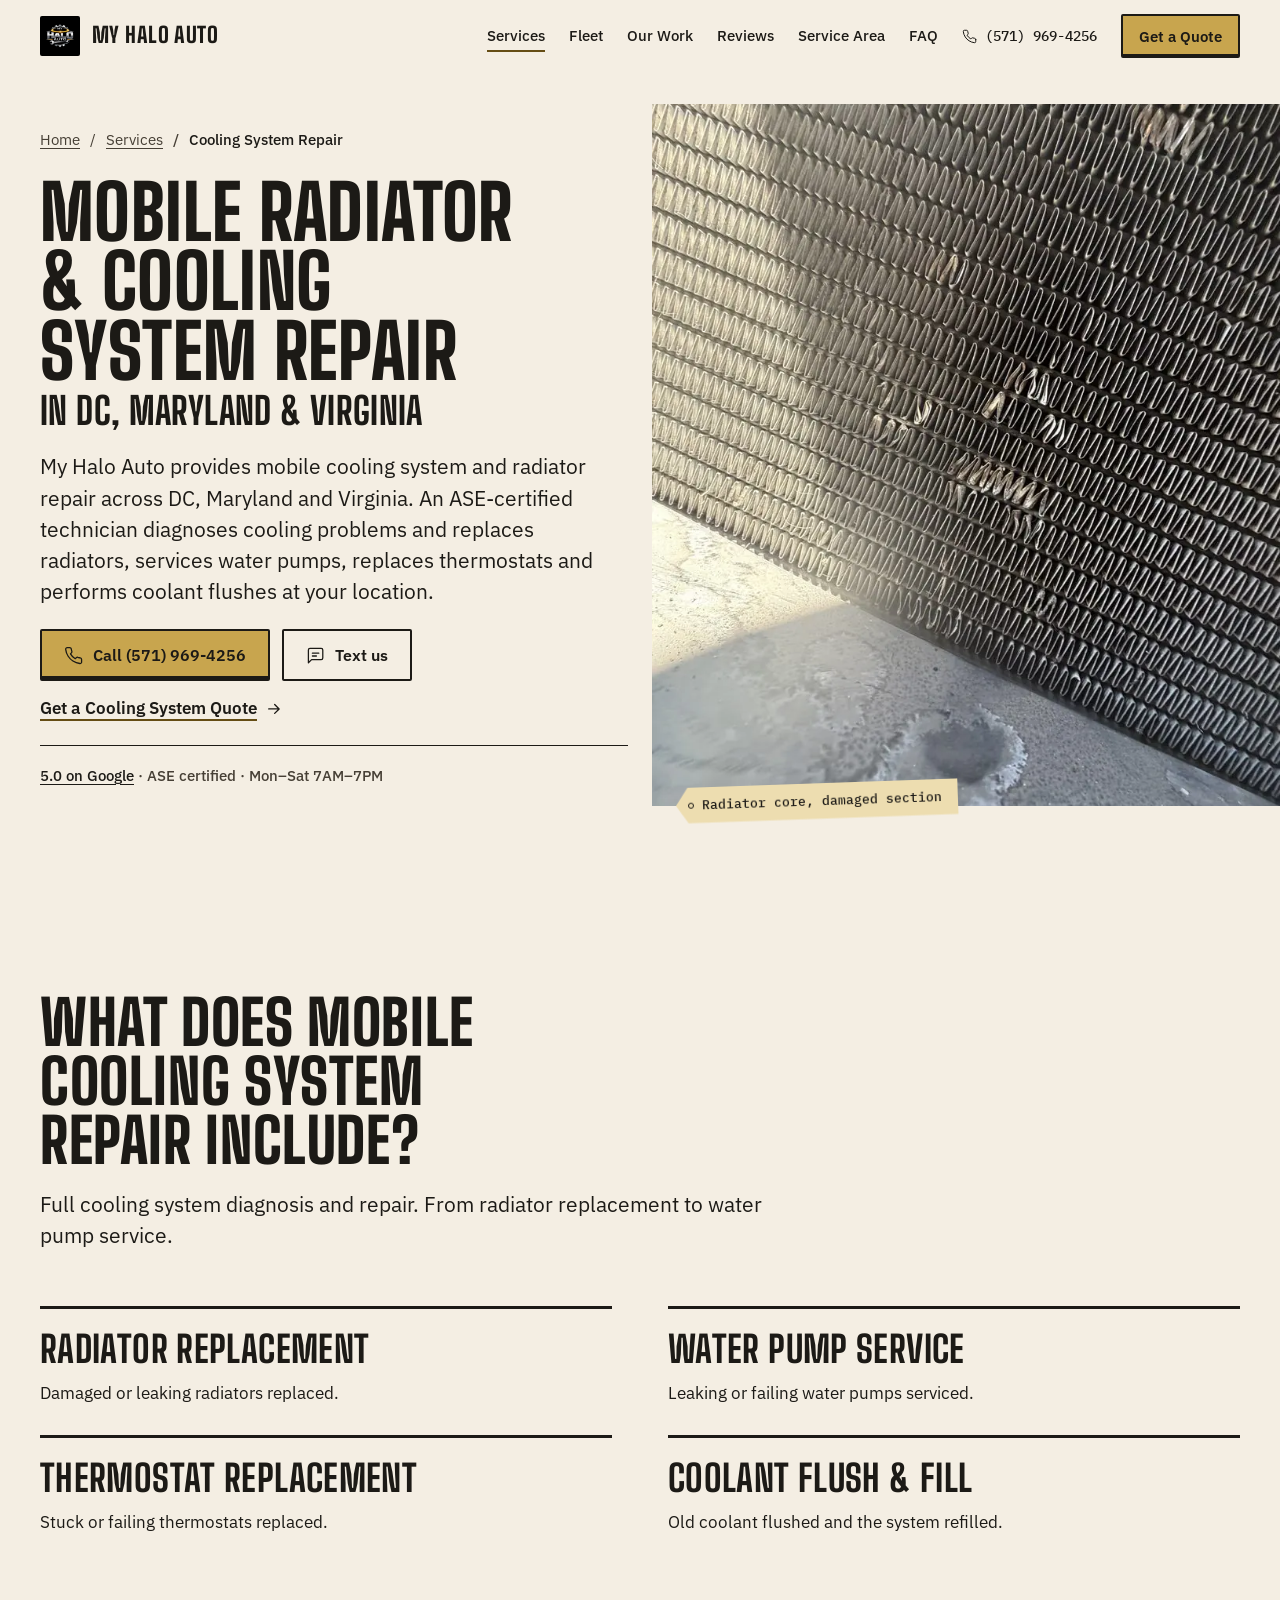
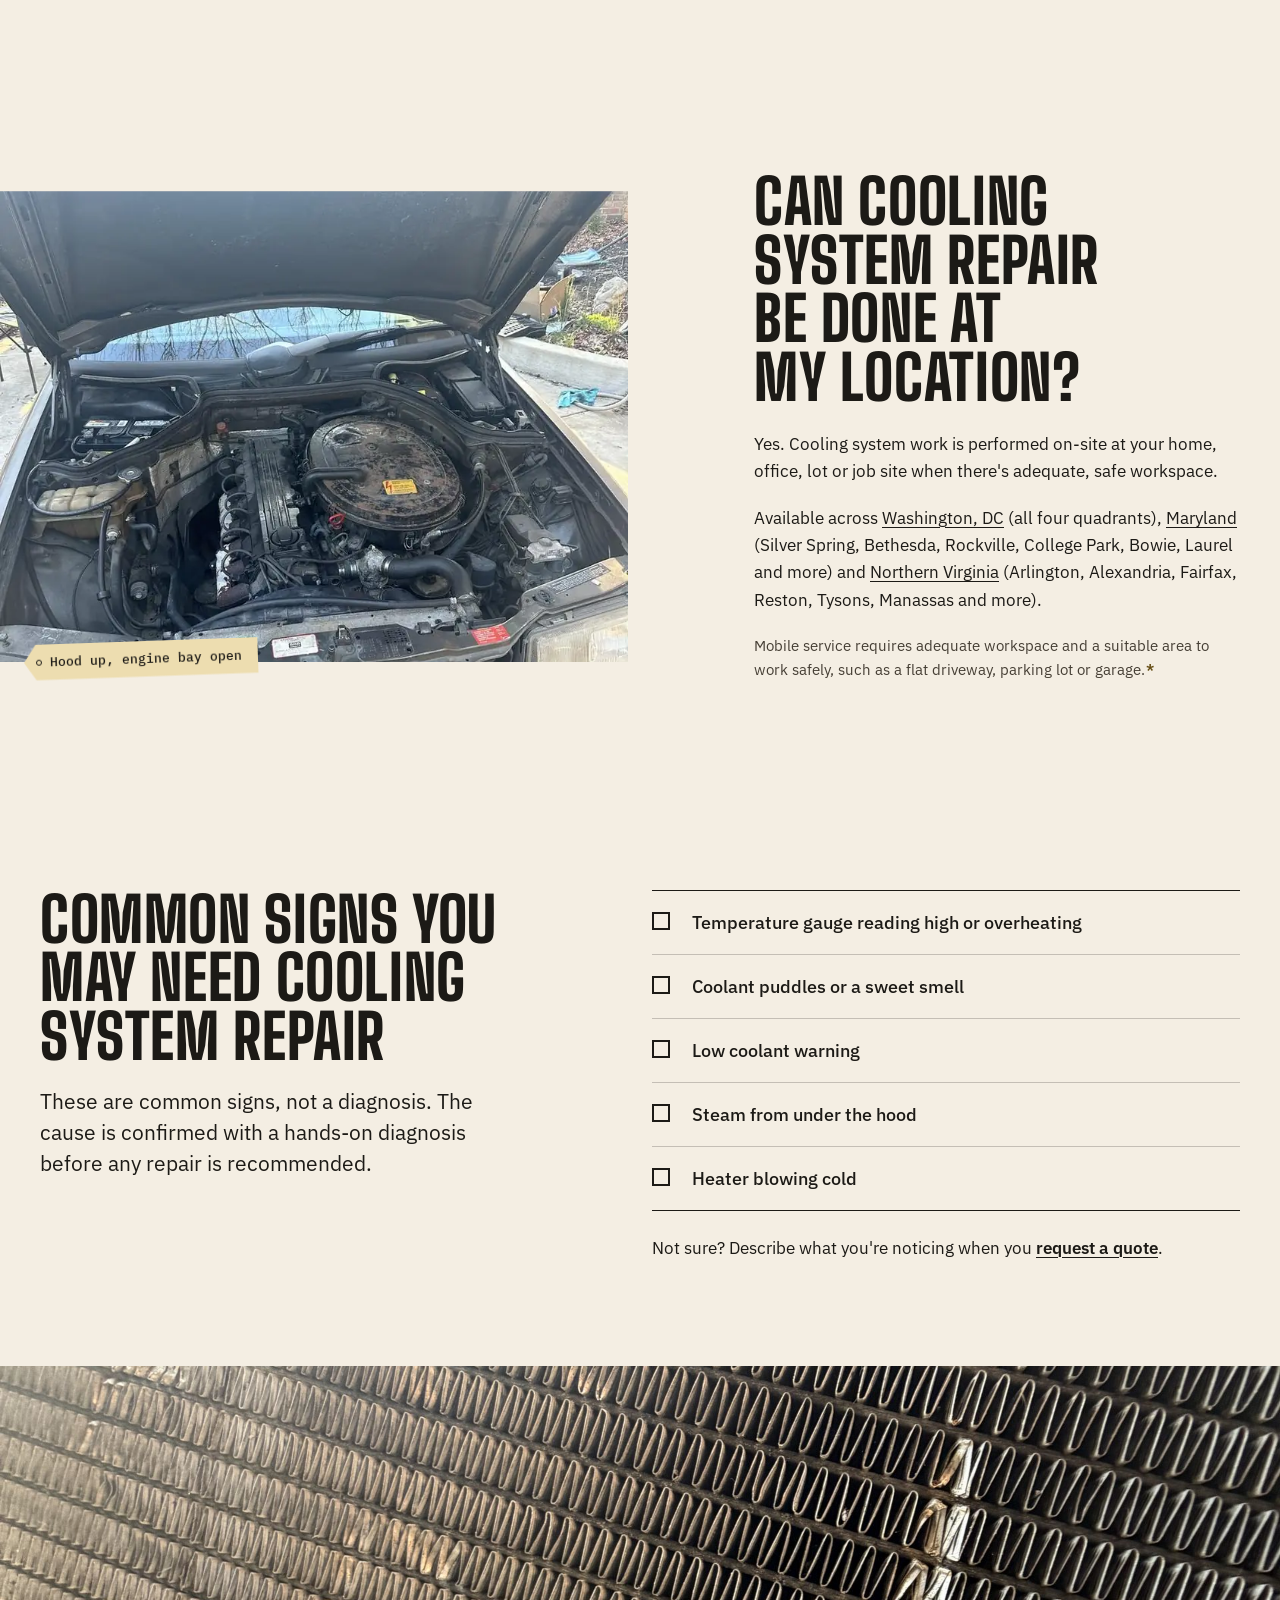
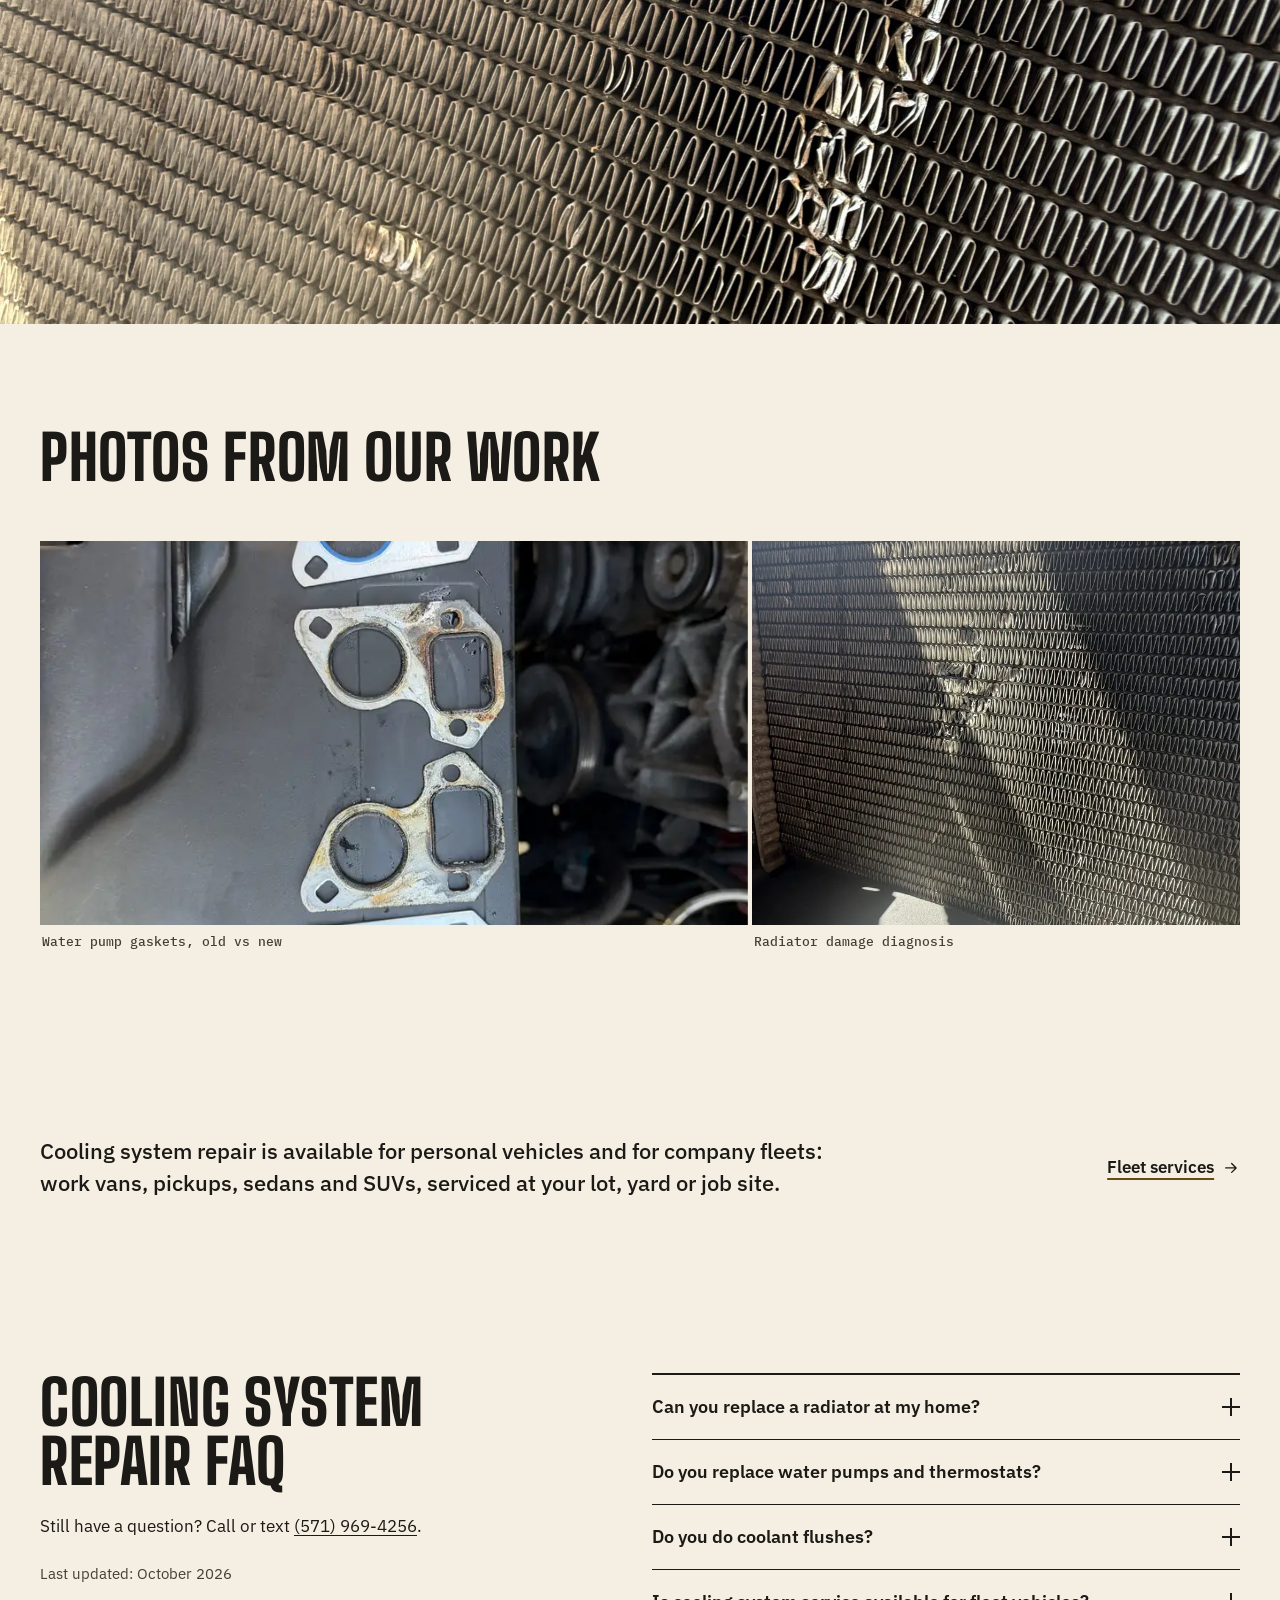
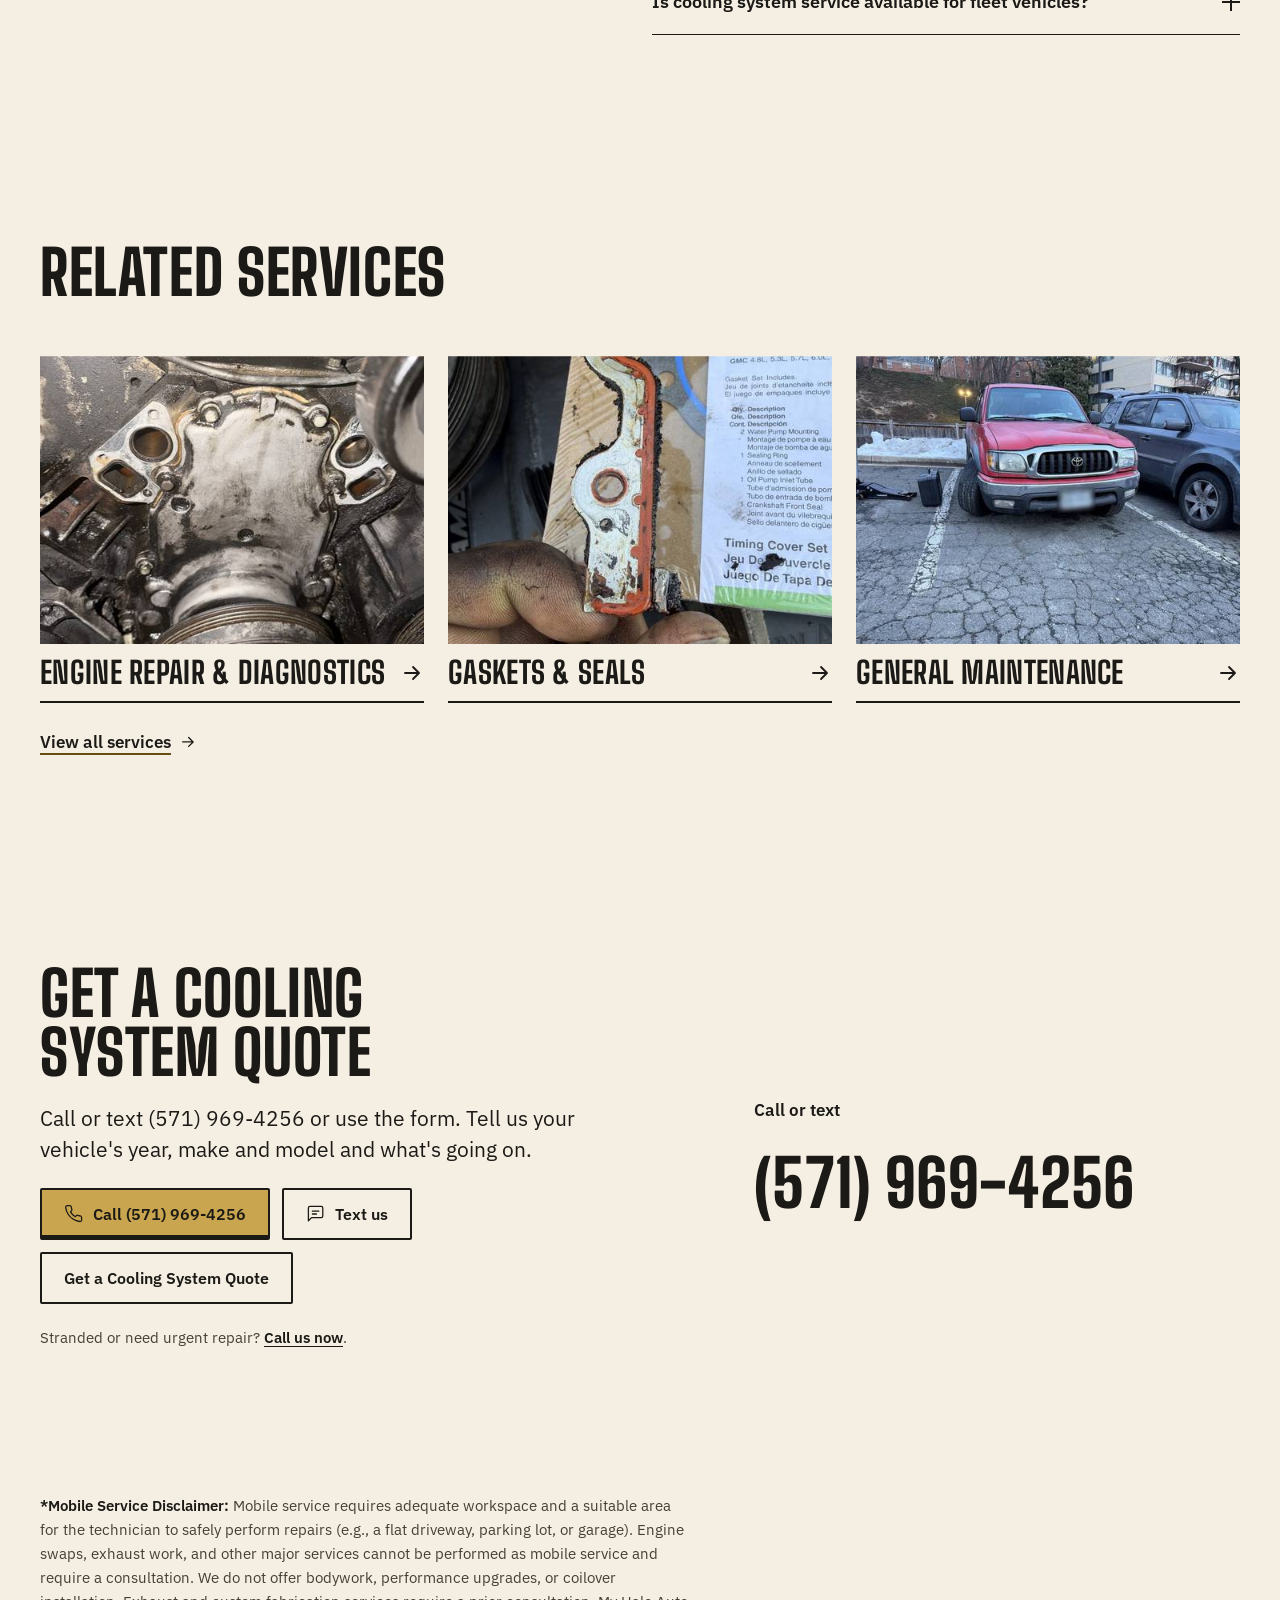
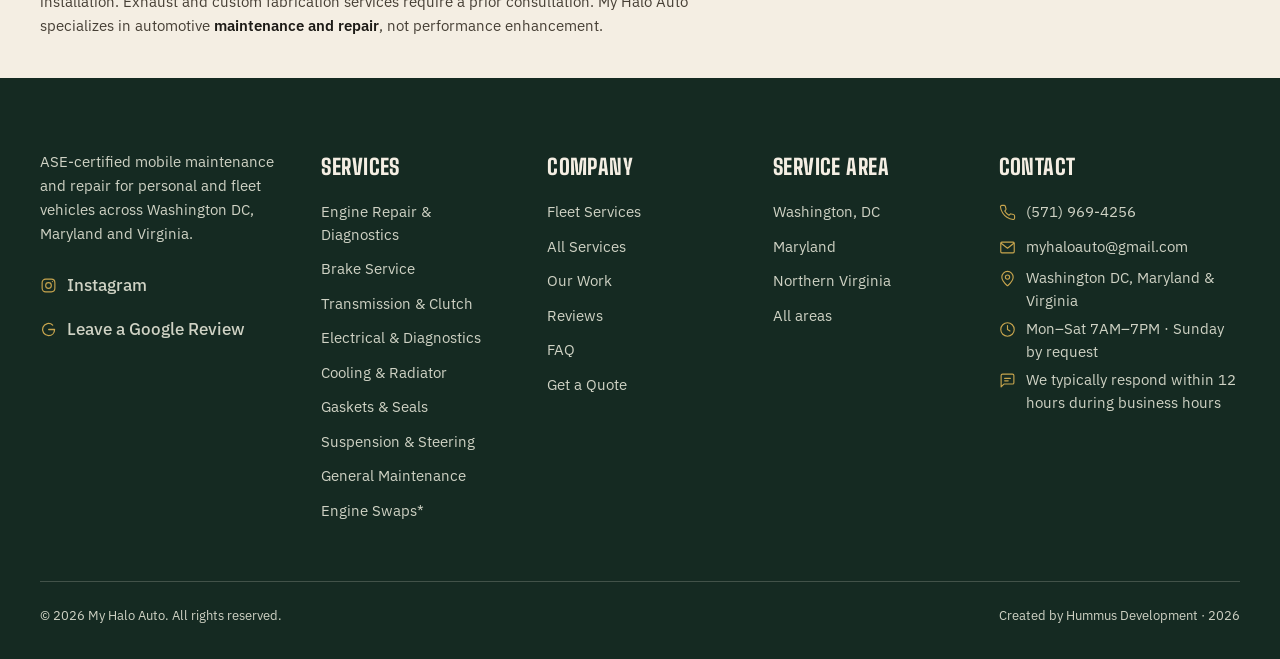
<file: services/cooling-system/index.html>
<!DOCTYPE html>
<html lang="en-US">
<head>
  <meta charset="UTF-8">
  <meta name="viewport" content="width=device-width, initial-scale=1.0, viewport-fit=cover">
  <title>Mobile Radiator &amp; Water Pump Repair, DC/MD/VA | My Halo Auto</title>
  <meta name="description" content="Radiator replacement, water pump service, thermostat replacement, and coolant flush, done on-site in DC, MD &amp; VA by an ASE-certified technician.">
  <meta name="robots" content="index, follow, max-image-preview:large, max-snippet:-1, max-video-preview:-1">
  <link rel="canonical" href="https://myhaloauto.com/services/cooling-system/">
  <link rel="preload" as="image" type="image/webp" href="/images/radiator-leak-detail-800.webp" fetchpriority="high">
  <meta name="theme-color" content="#F4EEE3">

  <link rel="icon" type="image/x-icon" href="/favicon.ico">
  <link rel="icon" type="image/png" sizes="32x32" href="/favicon-32x32.png">
  <link rel="icon" type="image/png" sizes="16x16" href="/favicon-16x16.png">
  <link rel="apple-touch-icon" sizes="180x180" href="/apple-touch-icon.png">

  <meta property="og:site_name" content="My Halo Auto">
  <meta property="og:title" content="Mobile Radiator &amp; Water Pump Repair, DC/MD/VA | My Halo Auto">
  <meta property="og:description" content="Radiator replacement, water pump service, thermostat replacement, and coolant flush, done on-site in DC, MD &amp; VA by an ASE-certified technician.">
  <meta property="og:type" content="website">
  <meta property="og:url" content="https://myhaloauto.com/services/cooling-system/">
  <meta property="og:image" content="https://myhaloauto.com/images/og/cooling-system.jpg">
  <meta property="og:image:width" content="1200">
  <meta property="og:image:height" content="630">
  <meta property="og:image:alt" content="Radiator core with a damaged section of cooling fins">
  <meta property="og:locale" content="en_US">
  <meta name="twitter:card" content="summary_large_image">
  <meta name="twitter:title" content="Mobile Radiator &amp; Water Pump Repair, DC/MD/VA | My Halo Auto">
  <meta name="twitter:description" content="Radiator replacement, water pump service, thermostat replacement, and coolant flush, done on-site in DC, MD &amp; VA by an ASE-certified technician.">
  <meta name="twitter:image" content="https://myhaloauto.com/images/og/cooling-system.jpg">
  <meta name="twitter:image:alt" content="Radiator core with a damaged section of cooling fins">

  <link rel="preconnect" href="https://fonts.googleapis.com">
  <link rel="preconnect" href="https://fonts.gstatic.com" crossorigin>
  <link rel="preload" as="style" href="https://fonts.googleapis.com/css2?family=Big+Shoulders:opsz,wght@10..72,700..800&family=IBM+Plex+Mono:wght@500&family=IBM+Plex+Sans:ital,wght@0,400;0,500;0,600;1,400&display=swap">
  <link href="https://fonts.googleapis.com/css2?family=Big+Shoulders:opsz,wght@10..72,700..800&family=IBM+Plex+Mono:wght@500&family=IBM+Plex+Sans:ital,wght@0,400;0,500;0,600;1,400&display=swap" rel="stylesheet" media="print" onload="this.media='all'">
  <noscript><link href="https://fonts.googleapis.com/css2?family=Big+Shoulders:opsz,wght@10..72,700..800&family=IBM+Plex+Mono:wght@500&family=IBM+Plex+Sans:ital,wght@0,400;0,500;0,600;1,400&display=swap" rel="stylesheet"></noscript>
  <link href="https://fonts.googleapis.com/css2?family=Big+Shoulders+Stencil:opsz,wght@10..72,800&text=0123456789&display=swap" rel="stylesheet" media="print" onload="this.media='all'">

  <link rel="stylesheet" href="/css/styles.css?v=12">
  <link rel="stylesheet" href="/css/pages.css?v=11">
  <script>document.documentElement.classList.add('js');</script>
  <!-- Structured data (schema.org) -->
  <script type="application/ld+json">
{
  "@context": "https://schema.org",
  "@graph": [
    {
      "@type": "AutoRepair",
      "@id": "https://myhaloauto.com/#business",
      "name": "My Halo Auto",
      "url": "https://myhaloauto.com/",
      "telephone": "+1-571-969-4256",
      "email": "myhaloauto@gmail.com",
      "logo": {
        "@id": "https://myhaloauto.com/#logo"
      },
      "image": [
        "https://myhaloauto.com/images/suv-driveway-service-hood-open-wide.jpeg",
        "https://myhaloauto.com/images/tacoma-parking-lot-service.jpeg"
      ],
      "description": "ASE-certified mobile auto maintenance and repair for personal and fleet vehicles in Washington DC, Maryland and Northern Virginia. Service is performed at the customer's location where there is adequate, safe workspace.",
      "address": {
        "@type": "PostalAddress",
        "addressCountry": "US"
      },
      "areaServed": [
        {
          "@type": "AdministrativeArea",
          "@id": "https://myhaloauto.com/#area-dc",
          "name": "Washington, DC",
          "sameAs": [
            "https://www.wikidata.org/wiki/Q61",
            "https://en.wikipedia.org/wiki/Washington,_D.C."
          ]
        },
        {
          "@type": "State",
          "@id": "https://myhaloauto.com/#area-md",
          "name": "Maryland",
          "sameAs": [
            "https://www.wikidata.org/wiki/Q1391",
            "https://en.wikipedia.org/wiki/Maryland"
          ]
        },
        {
          "@type": "State",
          "@id": "https://myhaloauto.com/#area-va",
          "name": "Virginia",
          "sameAs": [
            "https://www.wikidata.org/wiki/Q1370",
            "https://en.wikipedia.org/wiki/Virginia"
          ]
        }
      ],
      "hasMap": "https://www.google.com/maps?cid=9481235155550204168",
      "openingHoursSpecification": [
        {
          "@type": "OpeningHoursSpecification",
          "dayOfWeek": [
            "Monday",
            "Tuesday",
            "Wednesday",
            "Thursday",
            "Friday",
            "Saturday"
          ],
          "opens": "07:00",
          "closes": "19:00"
        }
      ],
      "contactPoint": {
        "@type": "ContactPoint",
        "contactType": "customer service",
        "telephone": "+1-571-969-4256",
        "email": "myhaloauto@gmail.com",
        "areaServed": [
          "US-DC",
          "US-MD",
          "US-VA"
        ],
        "hoursAvailable": {
          "@type": "OpeningHoursSpecification",
          "dayOfWeek": [
            "Monday",
            "Tuesday",
            "Wednesday",
            "Thursday",
            "Friday",
            "Saturday"
          ],
          "opens": "07:00",
          "closes": "19:00"
        }
      },
      "hasCredential": {
        "@type": "EducationalOccupationalCredential",
        "name": "ASE Certification",
        "credentialCategory": "certification",
        "recognizedBy": {
          "@type": "Organization",
          "name": "National Institute for Automotive Service Excellence (ASE)"
        }
      },
      "knowsAbout": [
        "Engine Repair & Diagnostics",
        "Brake Service",
        "Transmission & Clutch",
        "Electrical & Diagnostics",
        "Cooling & Radiator Service",
        "Gaskets & Seals",
        "Suspension & Steering",
        "General Maintenance",
        "Engine swaps",
        "Fleet vehicle maintenance"
      ],
      "sameAs": [
        "https://www.instagram.com/myhalo.auto/",
        "https://www.google.com/maps?cid=9481235155550204168"
      ],
      "hasOfferCatalog": {
        "@type": "OfferCatalog",
        "@id": "https://myhaloauto.com/services/#catalog",
        "name": "Mobile auto repair services",
        "url": "https://myhaloauto.com/services/"
      }
    },
    {
      "@type": "ImageObject",
      "@id": "https://myhaloauto.com/#logo",
      "url": "https://myhaloauto.com/images/logo-mark.png",
      "contentUrl": "https://myhaloauto.com/images/logo-mark.png",
      "width": 128,
      "height": 128,
      "caption": "My Halo Auto"
    },
    {
      "@type": "WebSite",
      "@id": "https://myhaloauto.com/#website",
      "url": "https://myhaloauto.com/",
      "name": "My Halo Auto",
      "publisher": {
        "@id": "https://myhaloauto.com/#business"
      },
      "inLanguage": "en-US"
    },
    {
      "@type": "WebPage",
      "@id": "https://myhaloauto.com/services/cooling-system/#webpage",
      "url": "https://myhaloauto.com/services/cooling-system/",
      "name": "Mobile Radiator & Water Pump Repair, DC/MD/VA | My Halo Auto",
      "description": "Radiator replacement, water pump service, thermostat replacement, and coolant flush, done on-site in DC, MD & VA by an ASE-certified technician.",
      "isPartOf": {
        "@id": "https://myhaloauto.com/#website"
      },
      "about": {
        "@id": "https://myhaloauto.com/#business"
      },
      "inLanguage": "en-US",
      "primaryImageOfPage": {
        "@type": "ImageObject",
        "url": "https://myhaloauto.com/images/radiator-leak-detail.jpeg",
        "width": 800,
        "height": 1066
      },
      "dateModified": "2026-10-01",
      "breadcrumb": {
        "@id": "https://myhaloauto.com/services/cooling-system/#breadcrumb"
      },
      "mainEntity": {
        "@id": "https://myhaloauto.com/services/cooling-system/#service"
      },
      "hasPart": {
        "@id": "https://myhaloauto.com/services/cooling-system/#faq"
      }
    },
    {
      "@type": "Service",
      "@id": "https://myhaloauto.com/services/cooling-system/#service",
      "name": "Mobile Radiator & Cooling System Repair",
      "serviceType": "Cooling & Radiator Service",
      "url": "https://myhaloauto.com/services/cooling-system/",
      "description": "My Halo Auto provides mobile cooling system and radiator repair across DC, Maryland and Virginia. An ASE-certified technician diagnoses cooling problems and replaces radiators, services water pumps, replaces thermostats and performs coolant flushes at your location.",
      "provider": {
        "@id": "https://myhaloauto.com/#business"
      },
      "areaServed": [
        {
          "@id": "https://myhaloauto.com/#area-dc"
        },
        {
          "@id": "https://myhaloauto.com/#area-md"
        },
        {
          "@id": "https://myhaloauto.com/#area-va"
        }
      ],
      "hasOfferCatalog": {
        "@type": "OfferCatalog",
        "name": "Cooling & Radiator Service",
        "itemListElement": [
          {
            "@type": "Offer",
            "itemOffered": {
              "@type": "Service",
              "name": "Radiator replacement"
            }
          },
          {
            "@type": "Offer",
            "itemOffered": {
              "@type": "Service",
              "name": "Water pump service"
            }
          },
          {
            "@type": "Offer",
            "itemOffered": {
              "@type": "Service",
              "name": "Thermostat replacement"
            }
          },
          {
            "@type": "Offer",
            "itemOffered": {
              "@type": "Service",
              "name": "Coolant flush & fill"
            }
          }
        ]
      },
      "image": "https://myhaloauto.com/images/radiator-leak-detail.jpeg",
      "audience": {
        "@type": "Audience",
        "audienceType": "Owners of personal vehicles and company or fleet vehicles"
      },
      "availableChannel": {
        "@type": "ServiceChannel",
        "serviceUrl": "https://myhaloauto.com/?service=cooling#contact",
        "servicePhone": {
          "@type": "ContactPoint",
          "telephone": "+1-571-969-4256"
        },
        "serviceSmsNumber": {
          "@type": "ContactPoint",
          "telephone": "+1-571-969-4256"
        }
      }
    },
    {
      "@type": "BreadcrumbList",
      "@id": "https://myhaloauto.com/services/cooling-system/#breadcrumb",
      "itemListElement": [
        {
          "@type": "ListItem",
          "position": 1,
          "name": "Home",
          "item": "https://myhaloauto.com/"
        },
        {
          "@type": "ListItem",
          "position": 2,
          "name": "Services",
          "item": "https://myhaloauto.com/services/"
        },
        {
          "@type": "ListItem",
          "position": 3,
          "name": "Cooling System Repair",
          "item": "https://myhaloauto.com/services/cooling-system/"
        }
      ]
    },
    {
      "@type": "FAQPage",
      "@id": "https://myhaloauto.com/services/cooling-system/#faq",
      "url": "https://myhaloauto.com/services/cooling-system/",
      "isPartOf": {
        "@id": "https://myhaloauto.com/services/cooling-system/#webpage"
      },
      "mainEntity": [
        {
          "@type": "Question",
          "name": "Can you replace a radiator at my home?",
          "acceptedAnswer": {
            "@type": "Answer",
            "text": "Yes. Radiator replacement is done on-site at your location in DC, Maryland or Virginia when there's adequate, safe workspace."
          }
        },
        {
          "@type": "Question",
          "name": "Do you replace water pumps and thermostats?",
          "acceptedAnswer": {
            "@type": "Answer",
            "text": "Yes. Water pump service and thermostat replacement are part of our cooling system service."
          }
        },
        {
          "@type": "Question",
          "name": "Do you do coolant flushes?",
          "acceptedAnswer": {
            "@type": "Answer",
            "text": "Yes. Coolant flush and fill is part of both our cooling system service and our general maintenance."
          }
        },
        {
          "@type": "Question",
          "name": "Is cooling system service available for fleet vehicles?",
          "acceptedAnswer": {
            "@type": "Answer",
            "text": "Yes, for company and fleet vehicles at your lot, yard or job site, scheduled with your fleet manager."
          }
        }
      ]
    }
  ]
}
  </script>
</head>
<body>
  <a class="skip-link" href="#main">Skip to content</a>
  <nav id="navbar" class="navbar" aria-label="Main">
    <div class="nav-container">
      <a href="/" class="nav-logo" aria-label="My Halo Auto, home">
        <img src="/images/logo-mark.png" alt="" class="nav-logo-img" width="40" height="40">
        <span class="logo-text">My Halo Auto</span>
      </a>
      <ul class="nav-menu" id="navMenu">
        <li><a href="/services/" class="nav-link" aria-current="page">Services</a></li>
        <li><a href="/fleet-services/" class="nav-link">Fleet</a></li>
        <li><a href="/#gallery" class="nav-link">Our Work</a></li>
        <li><a href="/#reviews" class="nav-link">Reviews</a></li>
        <li><a href="/#service-area" class="nav-link">Service Area</a></li>
        <li><a href="/#faq" class="nav-link">FAQ</a></li>
        <li class="nav-phone-item"><a href="tel:+15719694256" class="nav-phone"><svg class="ico" aria-hidden="true" focusable="false"><use href="/images/icons.svg#i-phone"></use></svg> (571) 969-4256</a></li>
        <li class="nav-cta-item"><a href="/#contact" class="nav-link cta-link">Get a Quote</a></li>
      </ul>
      <a href="tel:+15719694256" class="btn btn--call nav-call" aria-label="Call (571) 969-4256"><svg class="ico" aria-hidden="true" focusable="false"><use href="/images/icons.svg#i-phone"></use></svg><span>Call</span></a>
      <button class="hamburger" id="hamburger" type="button" aria-label="Open menu" aria-expanded="false" aria-controls="navMenu">
        <span class="bar"></span><span class="bar"></span><span class="bar"></span>
      </button>
    </div>
    <div class="nav-backdrop" id="navBackdrop"></div>
  </nav>

  <main id="main">

    <!-- Page hero -->
    <header class="page-hero" data-bg="paper">
      <div class="wrap page-hero__grid">
        <div class="page-hero__copy">
          <nav aria-label="Breadcrumb" class="breadcrumb"><ol><li><a href="/">Home</a></li><li><a href="/services/">Services</a></li><li aria-current="page">Cooling System Repair</li></ol></nav>
          <h1>Mobile Radiator &amp; Cooling System Repair <span class="h1__where">in DC, Maryland &amp; Virginia</span></h1>
          <p class="lede">My Halo Auto provides mobile cooling system and radiator repair across DC, Maryland and Virginia. An ASE-certified technician diagnoses cooling problems and replaces radiators, services water pumps, replaces thermostats and performs coolant flushes at your location.</p>
          <div class="page-hero__links">
            <div class="btn-row hero__cta">
              <a href="tel:+15719694256" class="btn btn--call"><svg class="ico" aria-hidden="true" focusable="false"><use href="/images/icons.svg#i-phone"></use></svg> Call (571) 969-4256</a>
              <a href="sms:+15719694256?body=Hi%2C%20I%20need%20a%20quote%20for%20cooling%20system%20service." class="btn btn--line"><svg class="ico" aria-hidden="true" focusable="false"><use href="/images/icons.svg#i-message"></use></svg> Text us</a>
            </div>
            <div><a href="/?service=cooling#contact" class="textlink">Get a Cooling System Quote <svg class="ico" aria-hidden="true" focusable="false"><use href="/images/icons.svg#i-arrow-right"></use></svg></a></div>
          </div>
          <p class="proof-line"><a href="/#reviews">5.0 on Google</a> &middot; ASE certified &middot; Mon&ndash;Sat 7AM&ndash;7PM</p>
        </div>
        <div class="page-hero__media bleed-r">
          <figure class="shot" data-reveal="door">
            <div class="shot__img"><picture><source type="image/webp" srcset="/images/radiator-leak-detail-800.webp"><img src="/images/radiator-leak-detail.jpeg" alt="Radiator core with a damaged section of cooling fins" width="800" height="1066" fetchpriority="high" decoding="async" style="object-position:50% 50%"></picture></div>
            <figcaption class="tag" data-reveal="tag">Radiator core, damaged section</figcaption>
          </figure>
        </div>
      </div>
    </header>

    <!-- What's included -->
    <section class="sec" data-bg="sand" aria-labelledby="included-title">
      <div class="wrap">
        <div class="sec-head sec-head--wide">
          <h2 id="included-title" data-reveal>What Does Mobile Cooling System Repair Include?</h2>
          <p class="lede">Full cooling system diagnosis and repair. From radiator replacement to water pump service.</p>
        </div>
        <ul class="inc-grid">
          <li data-reveal style="--d:0"><h3>Radiator replacement</h3><p>Damaged or leaking radiators replaced.</p></li>
          <li data-reveal style="--d:1"><h3>Water pump service</h3><p>Leaking or failing water pumps serviced.</p></li>
          <li data-reveal style="--d:0"><h3>Thermostat replacement</h3><p>Stuck or failing thermostats replaced.</p></li>
          <li data-reveal style="--d:1"><h3>Coolant flush &amp; fill</h3><p>Old coolant flushed and the system refilled.</p></li>
        </ul>
      </div>
    </section>

    <!-- On-site -->
    <section class="sec" data-bg="paper" aria-labelledby="location-title">
      <div class="wrap split split--flip">
        <div class="split__media">
          <figure class="shot bleed-l loc__shot" data-reveal="door">
            <div class="shot__img" style="--ar:4/3"><picture><source type="image/webp" srcset="/images/mercedes-engine-bay-828.webp 828w, /images/mercedes-engine-bay-900.webp 900w" sizes="(min-width:1024px) 50vw, 100vw"><img sizes="(min-width:1024px) 50vw, 100vw" srcset="/images/mercedes-engine-bay-828.jpg 828w, /images/mercedes-engine-bay.jpeg 900w" src="/images/mercedes-engine-bay-828.jpg" alt="Mercedes-Benz with the hood up and the engine bay open" width="900" height="1200" loading="lazy" decoding="async" style="object-position:50% 40%"></picture></div>
            <figcaption class="tag" data-reveal="tag">Hood up, engine bay open</figcaption>
          </figure>
        </div>
        <div class="split__text">
          <h2 id="location-title" data-reveal>Can Cooling System Repair Be Done at My Location?</h2>
          <p>Yes. Cooling system work is performed on-site at your home, office, lot or job site when there's adequate, safe workspace.</p>
          <p>Available across <a href="/washington-dc/">Washington, DC</a> (all four quadrants), <a href="/maryland/">Maryland</a> (Silver Spring, Bethesda, Rockville, College Park, Bowie, Laurel and more) and <a href="/northern-virginia/">Northern Virginia</a> (Arlington, Alexandria, Fairfax, Reston, Tysons, Manassas and more).</p>
          <p class="fine">Mobile service requires adequate workspace and a suitable area to work safely, such as a flat driveway, parking lot or garage.<a aria-label="See mobile service disclaimer" class="fn-ref" href="#disclaimer">*</a></p>
        </div>
      </div>
    </section>

    <!-- Common signs -->
    <section class="sec signs" data-bg="green" aria-labelledby="signs-title">
      <div class="wrap signs__grid">
        <div class="signs__head">
          <h2 id="signs-title" data-reveal>Common Signs You May Need Cooling System Repair</h2>
          <p class="lede">These are common signs, not a diagnosis. The cause is confirmed with a hands-on diagnosis before any repair is recommended.</p>
        </div>
        <div class="signs__body" data-reveal>
          <ul class="ruled ruled--sheet">
            <li>Temperature gauge reading high or overheating</li>
            <li>Coolant puddles or a sweet smell</li>
            <li>Low coolant warning</li>
            <li>Steam from under the hood</li>
            <li>Heater blowing cold</li>
          </ul>
          <p class="signs__more">Not sure? Describe what you're noticing when you <a href="/?service=cooling#contact">request a quote</a>.</p>
        </div>
      </div>
    </section>

    <!-- Photo band -->
    <section class="photo-band" aria-label="Close-up from a real job">
      <img src="/images/band-radiator-core.jpg" srcset="/images/band-radiator-core-960.jpg 960w, /images/band-radiator-core.jpg 1920w" sizes="100vw" alt="Radiator core with a section of damaged cooling fins" width="1920" height="1080" loading="lazy" decoding="async" style="object-position:50% 50%">
    </section>

    <!-- Photos -->
    <section class="sec" data-bg="brass" aria-labelledby="photos-title">
      <div class="wrap">
        <div class="sec-head">
          <h2 id="photos-title" data-reveal>Photos from Our Work</h2>
        </div>
        <div class="work-sheet work-sheet--2">
          <figure data-reveal="door" style="--d:0">
            <div class="shot__img"><picture><source type="image/webp" srcset="/images/water-pump-gaskets-comparison-800.webp"><img src="/images/water-pump-gaskets-comparison.jpeg" alt="New and old water pump gaskets laid side by side on an engine" width="800" height="1066" loading="lazy" decoding="async" style="object-position:50% 50%"></picture></div>
            <figcaption class="cap">Water pump gaskets, old vs new</figcaption>
          </figure>
          <figure data-reveal="door" style="--d:1">
            <div class="shot__img"><picture><source type="image/webp" srcset="/images/radiator-damage-closeup-800.webp"><img src="/images/radiator-damage-closeup.jpeg" alt="Damaged radiator core with a crushed, leaking section" width="800" height="1066" loading="lazy" decoding="async" style="object-position:50% 50%"></picture></div>
            <figcaption class="cap">Radiator damage diagnosis</figcaption>
          </figure>
        </div>
      </div>
    </section>

    <!-- Fleet line -->
    <section class="sec sec--tight fleet-line" data-bg="sage" aria-label="Fleet vehicles">
      <div class="wrap fleet-line__inner">
        <p class="fleet-line__text">Cooling system repair is available for personal vehicles and for company fleets: work vans, pickups, sedans and SUVs, serviced at your lot, yard or job site.</p>
        <a class="textlink" href="/fleet-services/">Fleet services <svg class="ico" aria-hidden="true" focusable="false"><use href="/images/icons.svg#i-arrow-right"></use></svg></a>
      </div>
    </section>

    <!-- FAQ -->
    <section class="sec" data-bg="sand" aria-labelledby="faq-title">
      <div class="wrap faq__grid">
        <div class="faq__side">
          <h2 id="faq-title" data-reveal>Cooling System Repair FAQ</h2>
          <p>Still have a question? Call or text <a href="tel:+15719694256">(571) 969-4256</a>.</p>
          <p class="fine">Last updated: October 2026</p>
        </div>
        <div class="faq__main">
          <div class="faq-list">
<div class="faq-item">
<h3 class="faq-q"><button aria-controls="faq-cooling-system-1" aria-expanded="false" class="faq-question" id="faq-cooling-system-1-q" type="button"><span>Can you replace a radiator at my home?</span><span class="faq-mark" aria-hidden="true"></span></button></h3>
<div aria-labelledby="faq-cooling-system-1-q" class="faq-answer" id="faq-cooling-system-1" role="region"><div class="faq-answer__inner"><p>Yes. Radiator replacement is done on-site at your location in DC, Maryland or Virginia when there's adequate, safe workspace.</p></div></div>
</div>
<div class="faq-item">
<h3 class="faq-q"><button aria-controls="faq-cooling-system-2" aria-expanded="false" class="faq-question" id="faq-cooling-system-2-q" type="button"><span>Do you replace water pumps and thermostats?</span><span class="faq-mark" aria-hidden="true"></span></button></h3>
<div aria-labelledby="faq-cooling-system-2-q" class="faq-answer" id="faq-cooling-system-2" role="region"><div class="faq-answer__inner"><p>Yes. Water pump service and thermostat replacement are part of our cooling system service.</p></div></div>
</div>
<div class="faq-item">
<h3 class="faq-q"><button aria-controls="faq-cooling-system-3" aria-expanded="false" class="faq-question" id="faq-cooling-system-3-q" type="button"><span>Do you do coolant flushes?</span><span class="faq-mark" aria-hidden="true"></span></button></h3>
<div aria-labelledby="faq-cooling-system-3-q" class="faq-answer" id="faq-cooling-system-3" role="region"><div class="faq-answer__inner"><p>Yes. Coolant flush and fill is part of both our cooling system service and our general maintenance.</p></div></div>
</div>
<div class="faq-item">
<h3 class="faq-q"><button aria-controls="faq-cooling-system-4" aria-expanded="false" class="faq-question" id="faq-cooling-system-4-q" type="button"><span>Is cooling system service available for fleet vehicles?</span><span class="faq-mark" aria-hidden="true"></span></button></h3>
<div aria-labelledby="faq-cooling-system-4-q" class="faq-answer" id="faq-cooling-system-4" role="region"><div class="faq-answer__inner"><p>Yes, for company and fleet vehicles at your lot, yard or job site, scheduled with your fleet manager.</p></div></div>
</div>
</div>
        </div>
      </div>
    </section>

    <!-- Related -->
    <section class="sec" data-bg="paper" aria-labelledby="related-title">
      <div class="wrap">
        <div class="sec-head">
          <h2 id="related-title" data-reveal>Related Services</h2>
        </div>
        <div class="tiles">
          <a class="tile" href="/services/engine-repair/" data-reveal="door" style="--d:0">
            <div class="shot__img tile__img"><img src="/images/thumbs/engine-block-timing-480.jpg" srcset="/images/thumbs/engine-block-timing-480.jpg 480w, /images/engine-block-timing.jpeg 800w" sizes="(min-width:600px) 31vw, 100vw" alt="" width="800" height="1066" loading="lazy" decoding="async"></div>
            <h3 class="tile__name">Engine Repair &amp; Diagnostics <svg class="ico tile__arrow" aria-hidden="true" focusable="false"><use href="/images/icons.svg#i-arrow-right"></use></svg></h3>
          </a>
          <a class="tile" href="/services/gaskets-seals/" data-reveal="door" style="--d:1">
            <div class="shot__img tile__img"><img src="/images/thumbs/timing-cover-gasket-old-480.jpg" srcset="/images/thumbs/timing-cover-gasket-old-480.jpg 480w, /images/timing-cover-gasket-old.jpeg 800w" sizes="(min-width:600px) 31vw, 100vw" alt="" width="800" height="1066" loading="lazy" decoding="async"></div>
            <h3 class="tile__name">Gaskets &amp; Seals <svg class="ico tile__arrow" aria-hidden="true" focusable="false"><use href="/images/icons.svg#i-arrow-right"></use></svg></h3>
          </a>
          <a class="tile" href="/services/maintenance/" data-reveal="door" style="--d:2">
            <div class="shot__img tile__img"><img src="/images/thumbs/tacoma-parking-lot-service-480.jpg" srcset="/images/thumbs/tacoma-parking-lot-service-480.jpg 480w, /images/tacoma-parking-lot-service.jpeg 1200w" sizes="(min-width:600px) 31vw, 100vw" alt="" width="1200" height="900" loading="lazy" decoding="async"></div>
            <h3 class="tile__name">General Maintenance <svg class="ico tile__arrow" aria-hidden="true" focusable="false"><use href="/images/icons.svg#i-arrow-right"></use></svg></h3>
          </a>
        </div>
        <p class="related__all"><a href="/services/" class="textlink">View all services <svg class="ico" aria-hidden="true" focusable="false"><use href="/images/icons.svg#i-arrow-right"></use></svg></a></p>
      </div>
    </section>

    <!-- Closing CTA -->
    <section class="sec closer" data-bg="gold" aria-labelledby="cta-band-title">
      <div class="wrap closer__grid">
        <div class="closer__text">
          <h2 id="cta-band-title" data-reveal>Get a Cooling System Quote</h2>
          <p class="lede">Call or text (571) 969-4256 or use the form. Tell us your vehicle's year, make and model and what's going on.</p>
          <div class="btn-row">
            <a href="tel:+15719694256" class="btn btn--call"><svg class="ico" aria-hidden="true" focusable="false"><use href="/images/icons.svg#i-phone"></use></svg> Call (571) 969-4256</a>
            <a href="sms:+15719694256?body=Hi%2C%20I%20need%20a%20quote%20for%20cooling%20system%20service." class="btn btn--line"><svg class="ico" aria-hidden="true" focusable="false"><use href="/images/icons.svg#i-message"></use></svg> Text us</a>
            <a href="/?service=cooling#contact" class="btn btn--line">Get a Cooling System Quote</a>
          </div>
          <p class="closer__urgent">Stranded or need urgent repair? <a href="tel:+15719694256">Call us now</a>.</p>
        </div>
        <div class="closer__phone">
          <p class="contact__label">Call or text</p>
          <a href="tel:+15719694256" class="phone-big" data-reveal>(571) 969-4256</a>
        </div>
      </div>
    </section>

    <section class="footnote-section" data-bg="sage" aria-label="Mobile service disclaimer">
      <div class="wrap">
        <p class="footnote-text" id="disclaimer">
          <strong>*Mobile Service Disclaimer:</strong> Mobile service requires adequate workspace and a suitable area for the technician to safely perform repairs (e.g., a flat driveway, parking lot, or garage). Engine swaps, exhaust work, and other major services cannot be performed as mobile service and require a consultation. We do not offer bodywork, performance upgrades, or coilover installation. Exhaust and custom fabrication services require a prior consultation. My Halo Auto specializes in automotive <strong>maintenance and repair</strong>, not performance enhancement.
        </p>
      </div>
    </section>
  </main>

  <footer class="footer tone-deep" data-bg="forest">
    <div class="wrap">
      <div class="footer-grid">
        <div class="footer-brand">
          <p>ASE-certified mobile maintenance and repair for personal and fleet vehicles across Washington DC, Maryland and Virginia.</p>
          <div class="footer-socials">
            <a href="https://instagram.com/myhalo.auto" target="_blank" rel="noopener"><svg class="ico" aria-hidden="true" focusable="false"><use href="/images/icons.svg#i-instagram"></use></svg> Instagram</a>
            <a href="https://maps.app.goo.gl/rKe13m5ULv6c1C4z5?g_st=ic" target="_blank" rel="noopener"><svg class="ico" aria-hidden="true" focusable="false"><use href="/images/icons.svg#i-google"></use></svg> Leave a Google Review</a>
          </div>
        </div>
        <div class="footer-links">
          <p class="footer-title">Services</p>
          <ul>
            <li><a href="/services/engine-repair/">Engine Repair &amp; Diagnostics</a></li>
            <li><a href="/services/brake-repair/">Brake Service</a></li>
            <li><a href="/services/transmission-clutch/">Transmission &amp; Clutch</a></li>
            <li><a href="/services/electrical-diagnostics/">Electrical &amp; Diagnostics</a></li>
            <li><a href="/services/cooling-system/">Cooling &amp; Radiator</a></li>
            <li><a href="/services/gaskets-seals/">Gaskets &amp; Seals</a></li>
            <li><a href="/services/suspension-steering/">Suspension &amp; Steering</a></li>
            <li><a href="/services/maintenance/">General Maintenance</a></li>
            <li><a href="/services/#engine-swaps">Engine Swaps*</a></li>
          </ul>
        </div>
        <div class="footer-links">
          <p class="footer-title">Company</p>
          <ul>
            <li><a href="/fleet-services/">Fleet Services</a></li>
            <li><a href="/services/">All Services</a></li>
            <li><a href="/#gallery">Our Work</a></li>
            <li><a href="/#reviews">Reviews</a></li>
            <li><a href="/#faq">FAQ</a></li>
            <li><a href="/#contact">Get a Quote</a></li>
          </ul>
        </div>
        <div class="footer-links">
          <p class="footer-title">Service Area</p>
          <ul>
            <li><a href="/washington-dc/">Washington, DC</a></li>
            <li><a href="/maryland/">Maryland</a></li>
            <li><a href="/northern-virginia/">Northern Virginia</a></li>
            <li><a href="/#service-area">All areas</a></li>
          </ul>
        </div>
        <div class="footer-links">
          <p class="footer-title">Contact</p>
          <ul class="footer-contact">
            <li><a href="tel:+15719694256"><svg class="ico" aria-hidden="true" focusable="false"><use href="/images/icons.svg#i-phone"></use></svg> (571) 969-4256</a></li>
            <li><a href="mailto:myhaloauto@gmail.com"><svg class="ico" aria-hidden="true" focusable="false"><use href="/images/icons.svg#i-mail"></use></svg> myhaloauto@gmail.com</a></li>
            <li><svg class="ico" aria-hidden="true" focusable="false"><use href="/images/icons.svg#i-pin"></use></svg> Washington DC, Maryland &amp; Virginia</li>
            <li><svg class="ico" aria-hidden="true" focusable="false"><use href="/images/icons.svg#i-clock"></use></svg> Mon–Sat 7AM–7PM · Sunday by request</li>
            <li><svg class="ico" aria-hidden="true" focusable="false"><use href="/images/icons.svg#i-message"></use></svg> We typically respond within 12 hours during business hours</li>
          </ul>
        </div>
      </div>
      <div class="footer-bottom">
        <p>&copy; <span data-year>2026</span> My Halo Auto. All rights reserved.</p>
        <p class="credit">Created by Hummus Development &middot; 2026</p>
      </div>
    </div>
  </footer>

  <div class="action-bar" role="region" aria-label="Quick contact">
    <a href="tel:+15719694256" class="action-bar__btn action-bar__btn--call"><svg class="ico" aria-hidden="true" focusable="false"><use href="/images/icons.svg#i-phone"></use></svg><span>Call</span></a>
    <a href="sms:+15719694256?body=Hi%2C%20I%20need%20a%20quote%20for%20cooling%20system%20service." class="action-bar__btn action-bar__btn--text"><svg class="ico" aria-hidden="true" focusable="false"><use href="/images/icons.svg#i-message"></use></svg><span>Text</span></a>
    <a href="/?service=cooling#contact" class="action-bar__btn action-bar__btn--quote"><svg class="ico" aria-hidden="true" focusable="false"><use href="/images/icons.svg#i-clipboard-check"></use></svg><span>Quote</span></a>
  </div>
  <button id="backToTop" class="back-to-top" type="button" aria-label="Back to top"><svg class="ico" aria-hidden="true" focusable="false"><use href="/images/icons.svg#i-chevron-up"></use></svg></button>
  <script src="/js/main.js?v=10" defer></script>
</body>
</html>
</file>
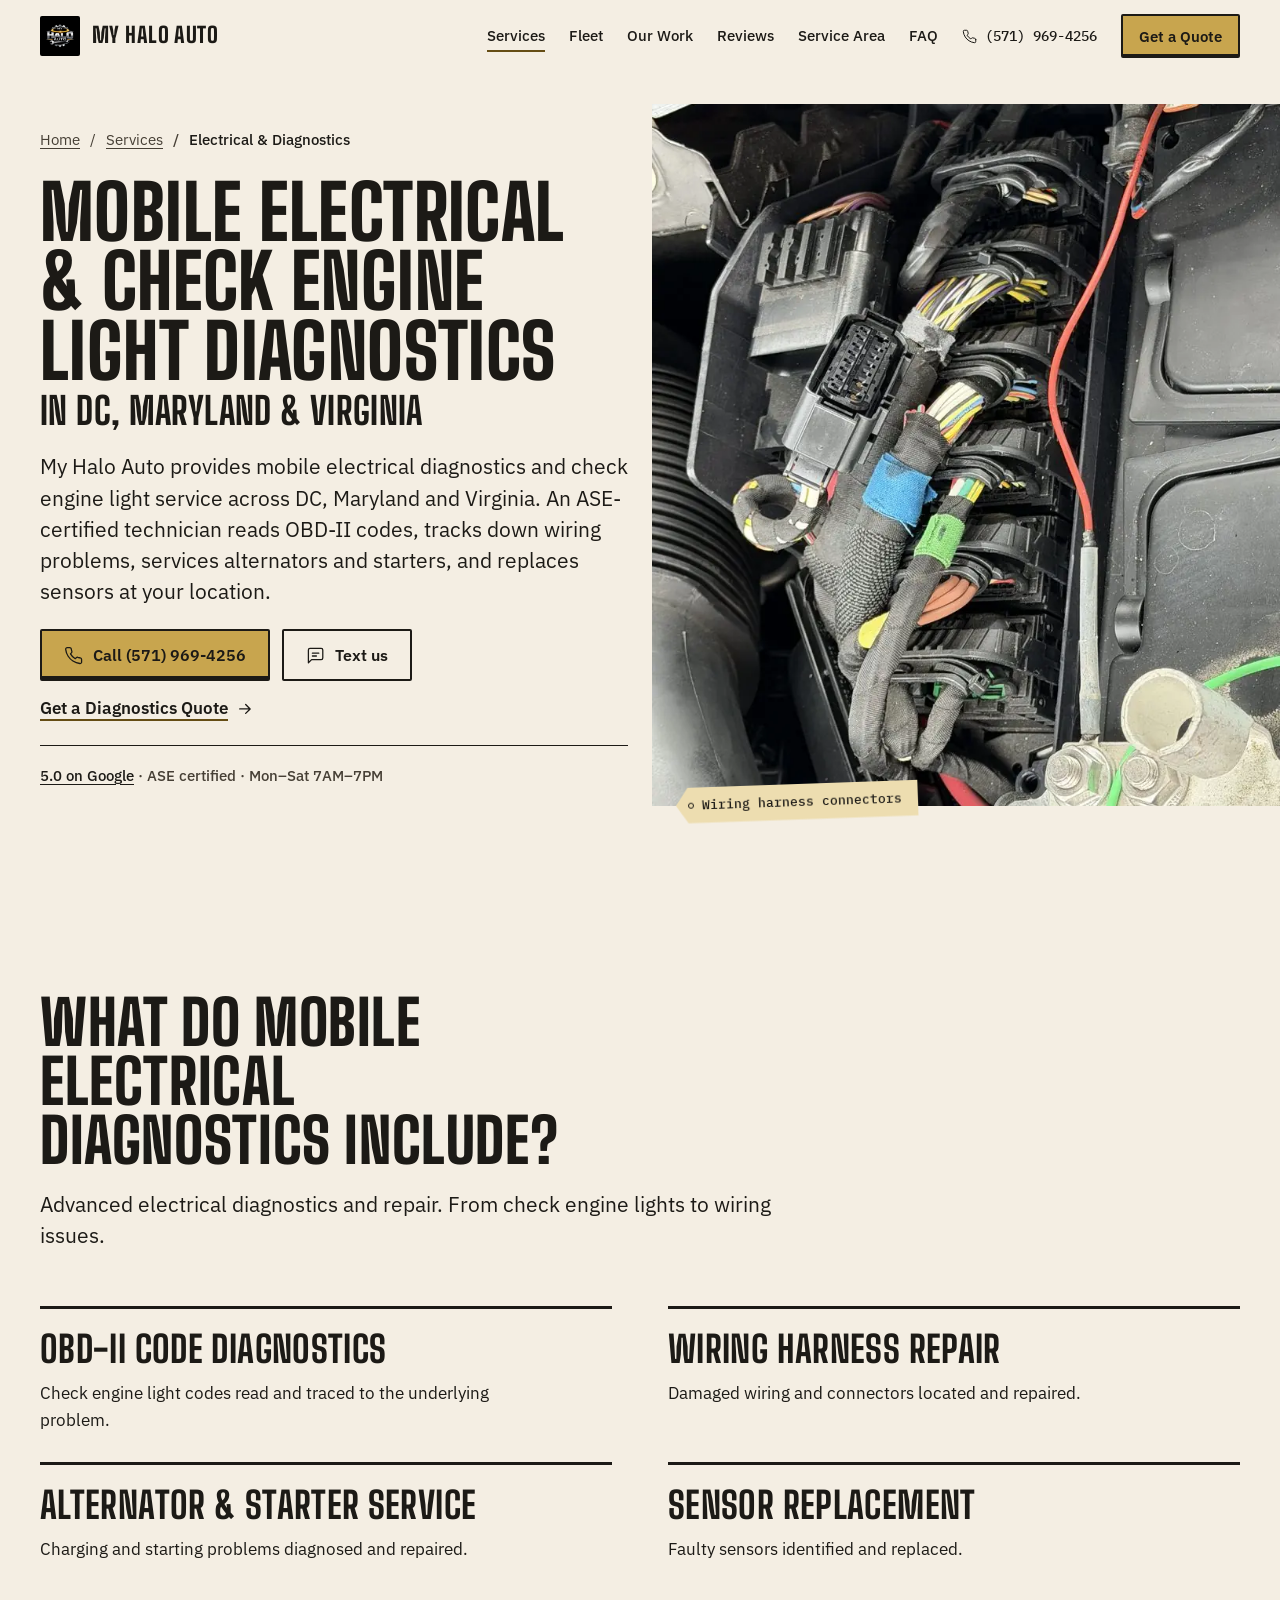
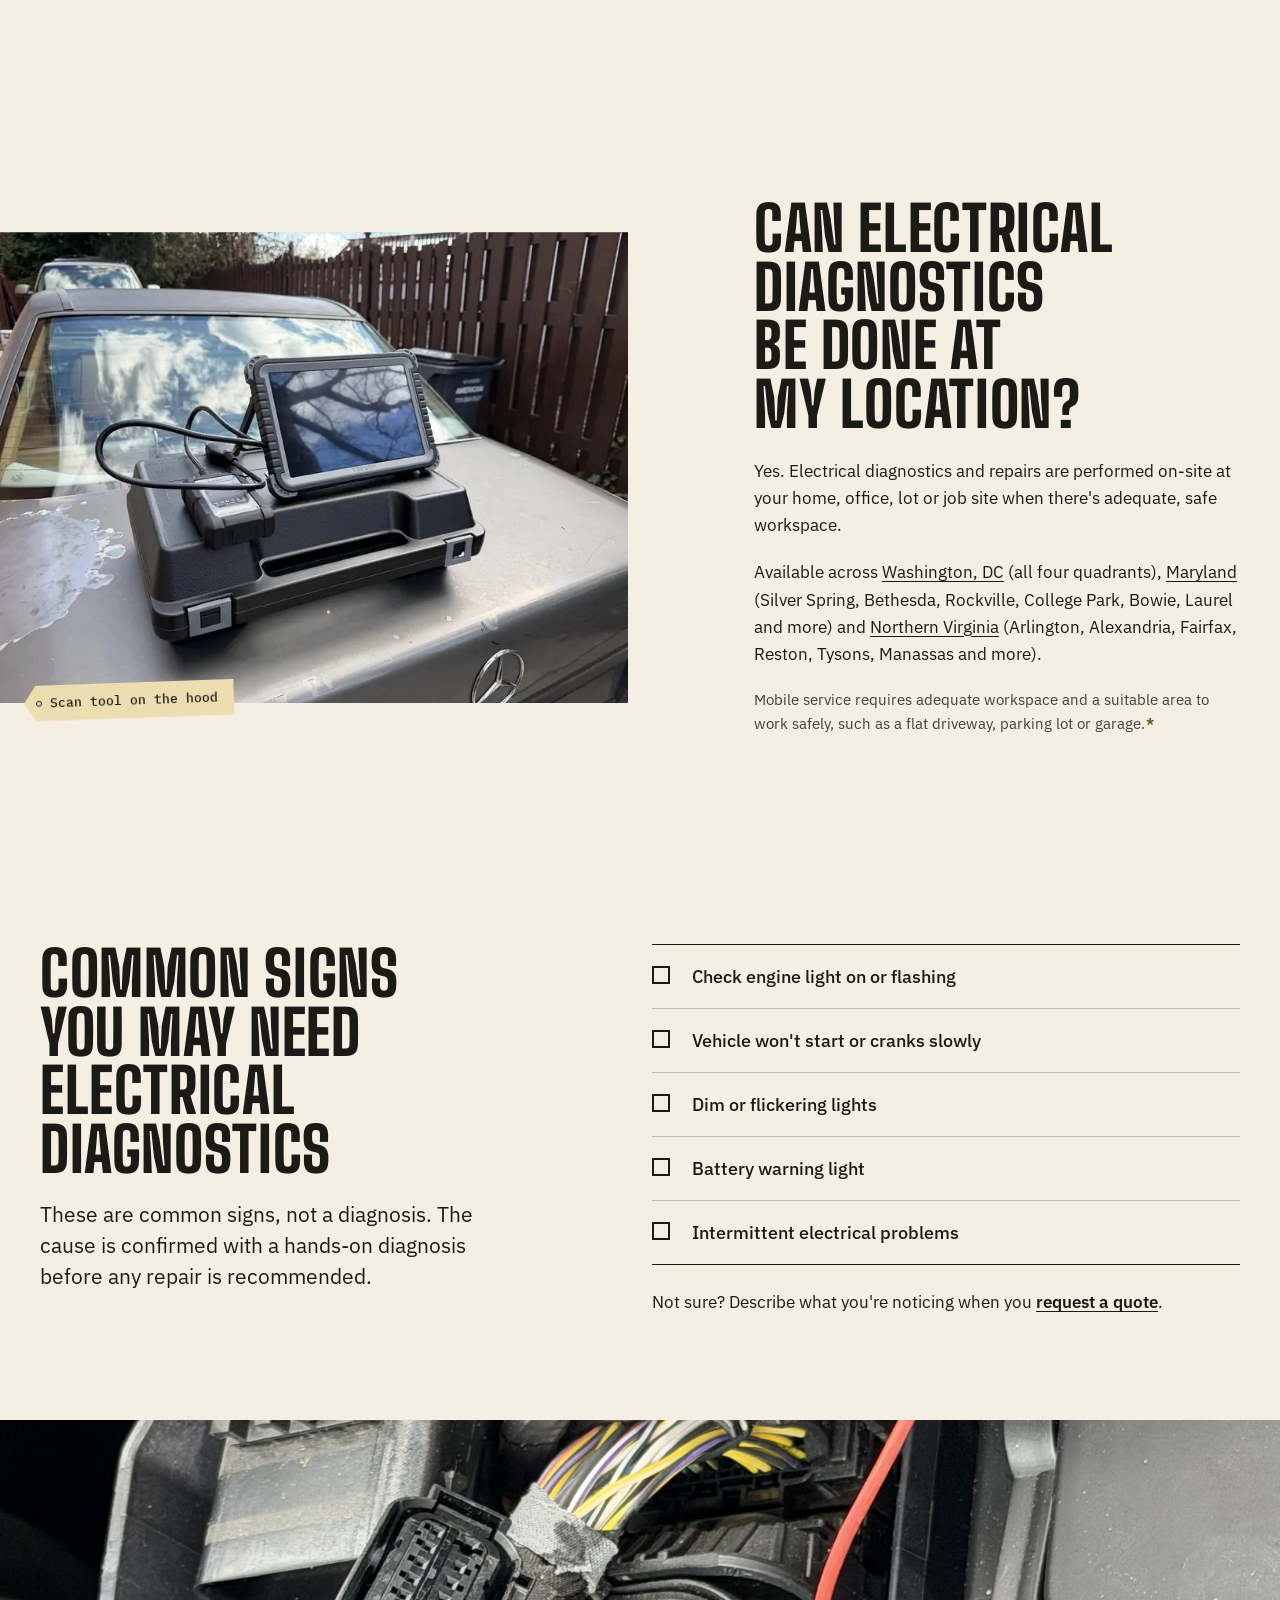
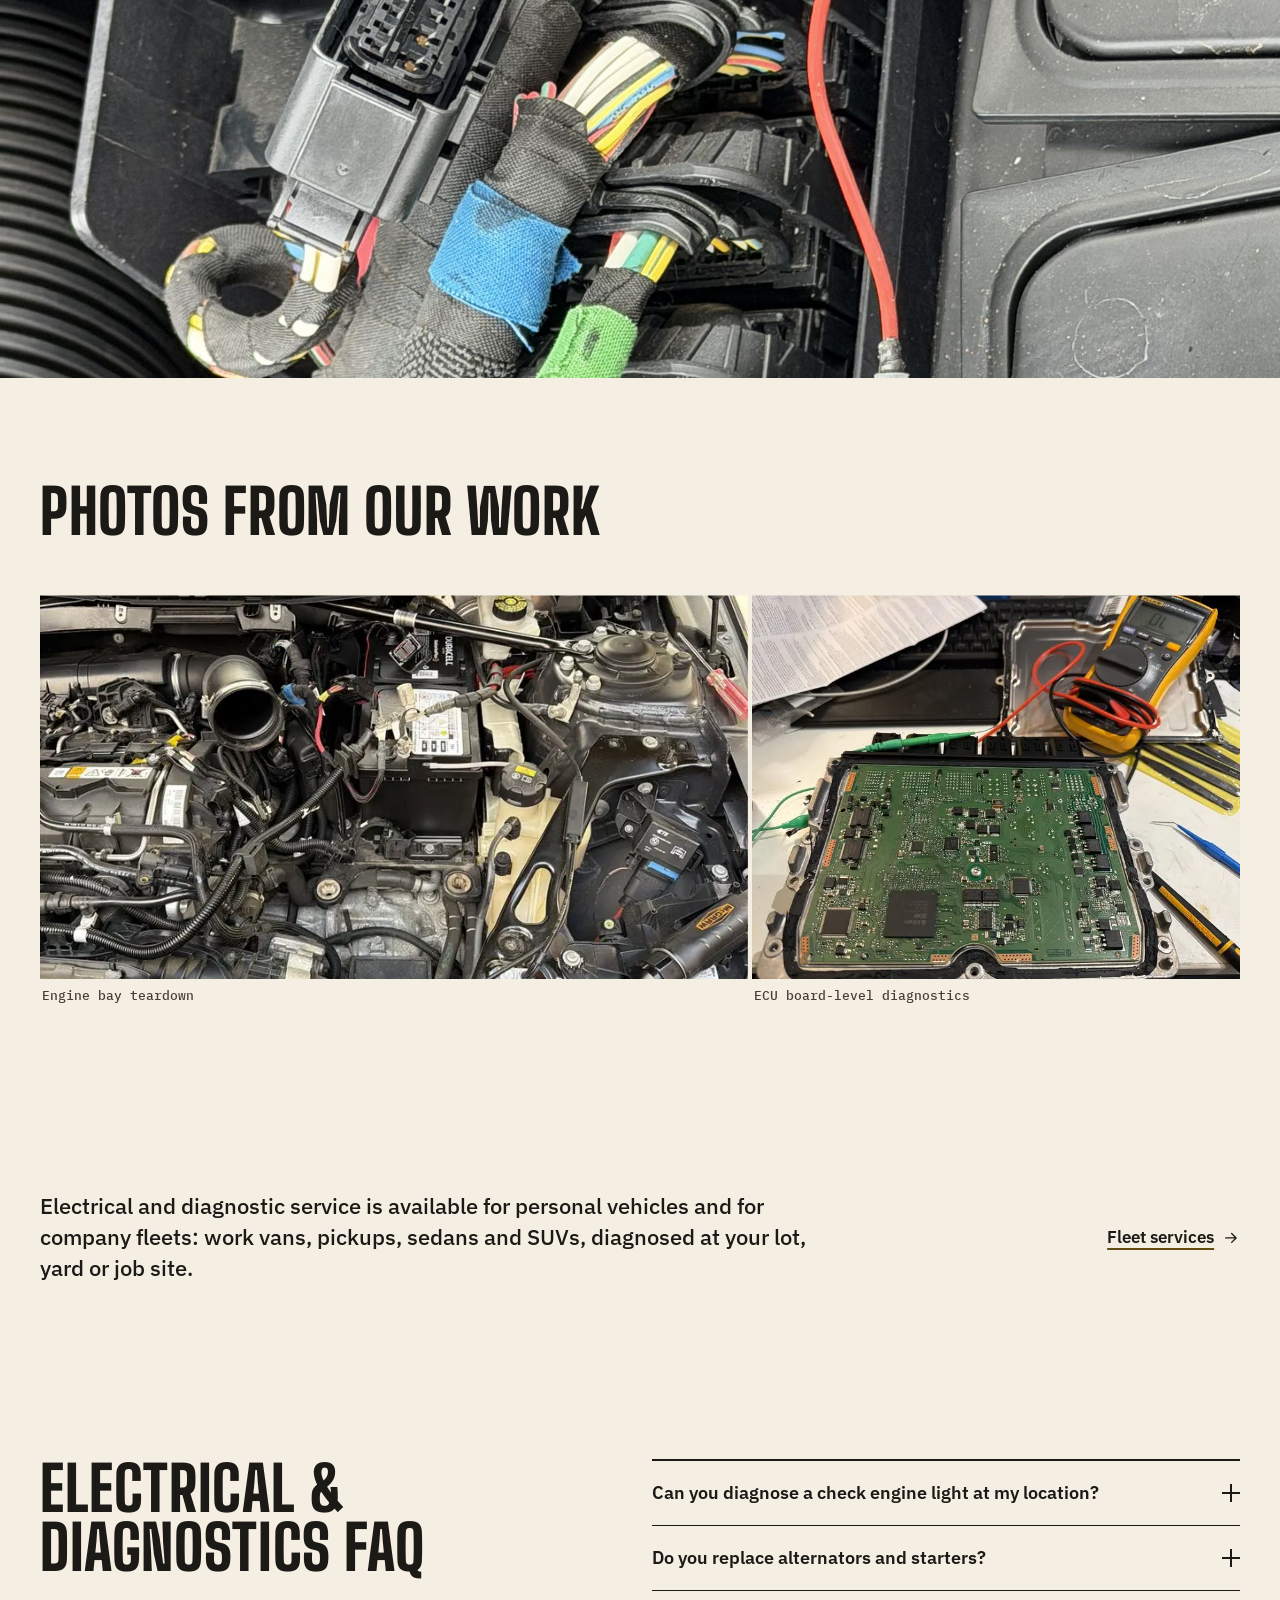
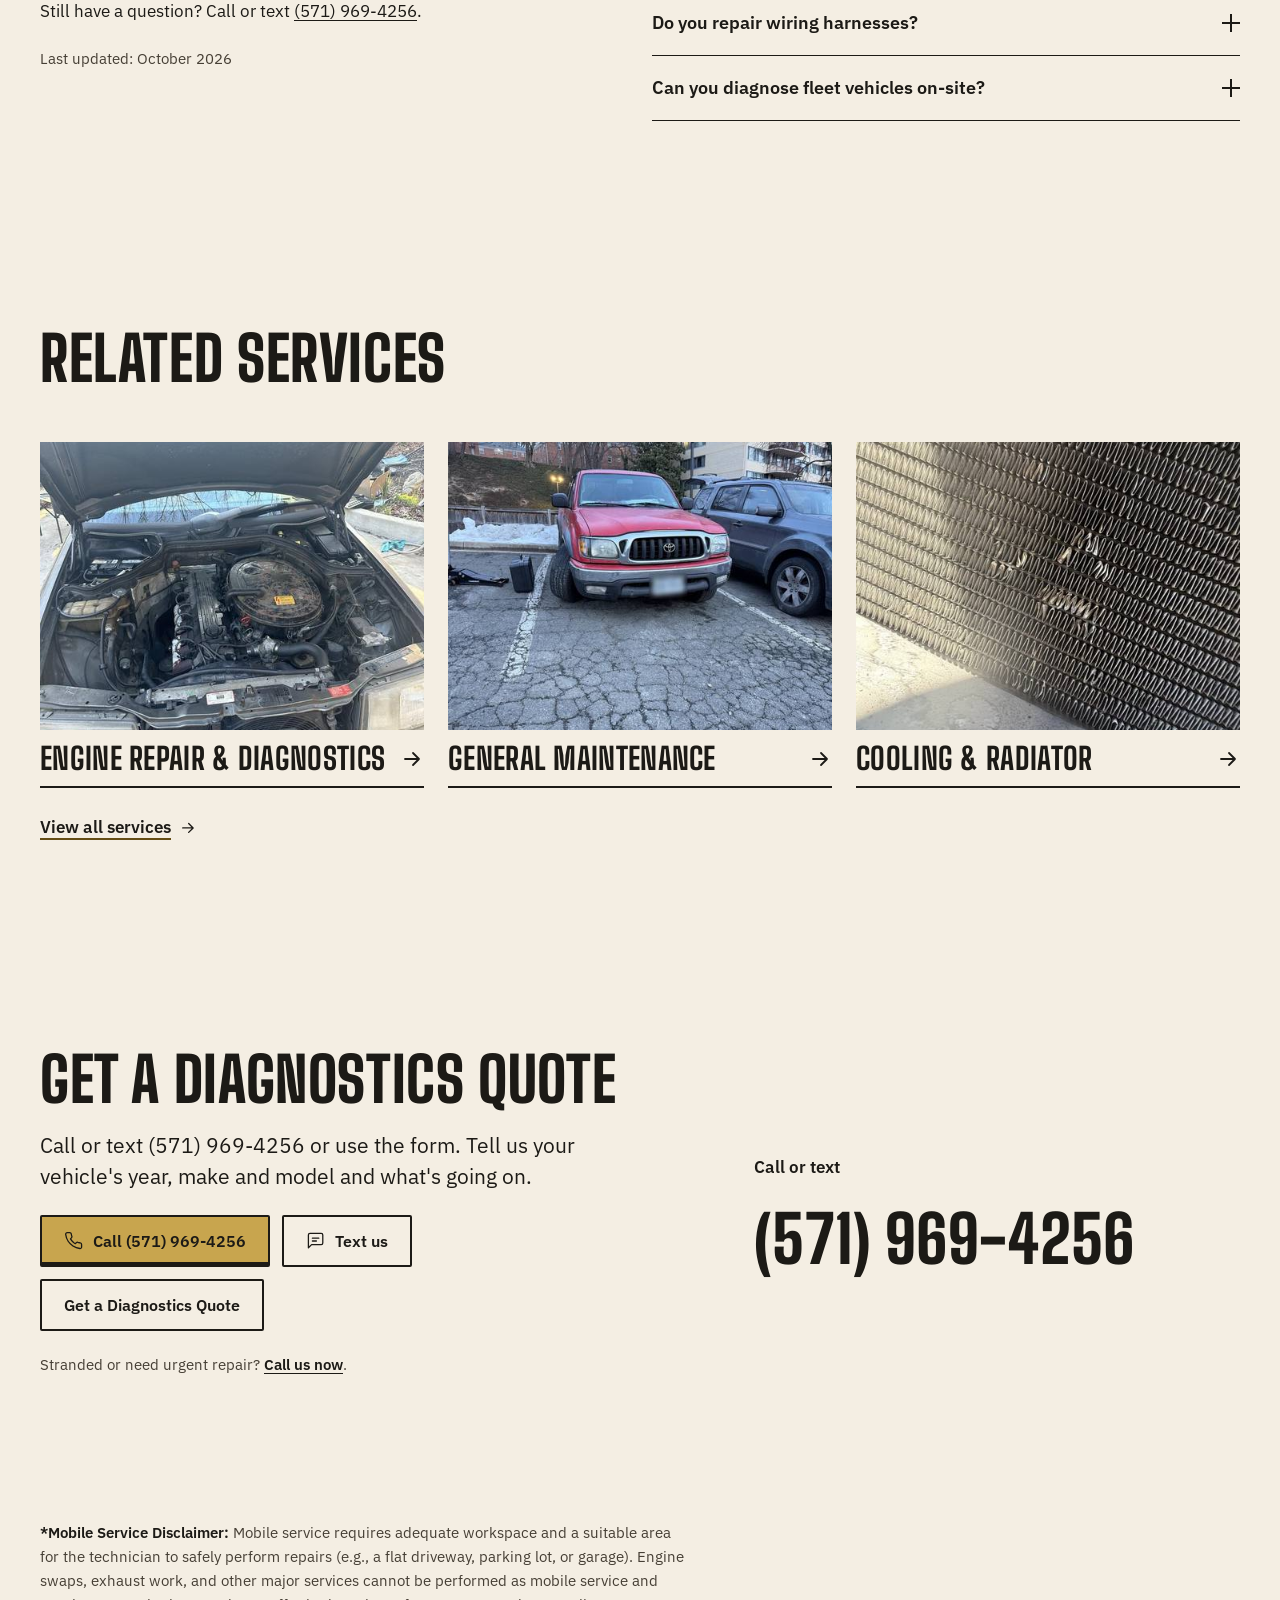
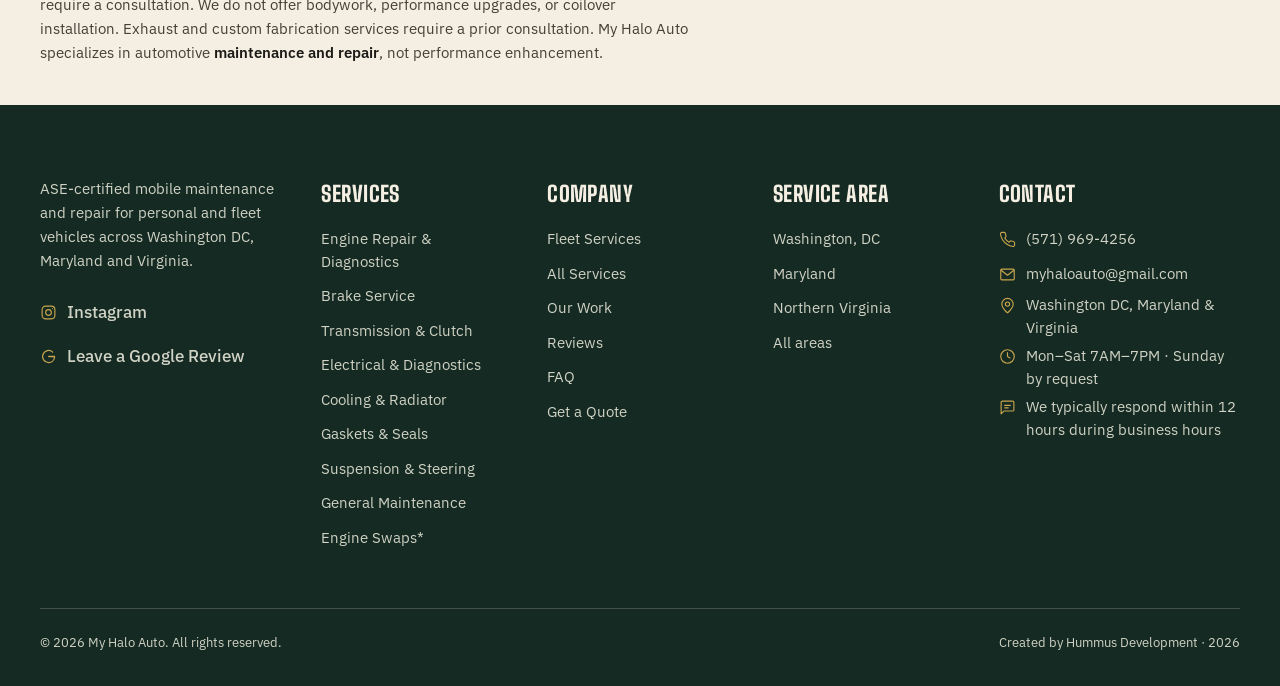
<file: services/electrical-diagnostics/index.html>
<!DOCTYPE html>
<html lang="en-US">
<head>
  <meta charset="UTF-8">
  <meta name="viewport" content="width=device-width, initial-scale=1.0, viewport-fit=cover">
  <title>Mobile Check Engine Light Diagnosis, DC/MD/VA | My Halo Auto</title>
  <meta name="description" content="Mobile OBD-II diagnostics, wiring harness repair, alternator and starter service, and sensor replacement at your location in DC, MD &amp; VA.">
  <meta name="robots" content="index, follow, max-image-preview:large, max-snippet:-1, max-video-preview:-1">
  <link rel="canonical" href="https://myhaloauto.com/services/electrical-diagnostics/">
  <link rel="preload" as="image" type="image/webp" href="/images/wiring-harness-connectors-800.webp" fetchpriority="high">
  <meta name="theme-color" content="#F4EEE3">

  <link rel="icon" type="image/x-icon" href="/favicon.ico">
  <link rel="icon" type="image/png" sizes="32x32" href="/favicon-32x32.png">
  <link rel="icon" type="image/png" sizes="16x16" href="/favicon-16x16.png">
  <link rel="apple-touch-icon" sizes="180x180" href="/apple-touch-icon.png">

  <meta property="og:site_name" content="My Halo Auto">
  <meta property="og:title" content="Mobile Check Engine Light Diagnosis, DC/MD/VA | My Halo Auto">
  <meta property="og:description" content="Mobile OBD-II diagnostics, wiring harness repair, alternator and starter service, and sensor replacement at your location in DC, MD &amp; VA.">
  <meta property="og:type" content="website">
  <meta property="og:url" content="https://myhaloauto.com/services/electrical-diagnostics/">
  <meta property="og:image" content="https://myhaloauto.com/images/og/electrical-diagnostics.jpg">
  <meta property="og:image:width" content="1200">
  <meta property="og:image:height" content="630">
  <meta property="og:image:alt" content="Engine wiring harness and connectors beside the intake, with a test lead attached">
  <meta property="og:locale" content="en_US">
  <meta name="twitter:card" content="summary_large_image">
  <meta name="twitter:title" content="Mobile Check Engine Light Diagnosis, DC/MD/VA | My Halo Auto">
  <meta name="twitter:description" content="Mobile OBD-II diagnostics, wiring harness repair, alternator and starter service, and sensor replacement at your location in DC, MD &amp; VA.">
  <meta name="twitter:image" content="https://myhaloauto.com/images/og/electrical-diagnostics.jpg">
  <meta name="twitter:image:alt" content="Engine wiring harness and connectors beside the intake, with a test lead attached">

  <link rel="preconnect" href="https://fonts.googleapis.com">
  <link rel="preconnect" href="https://fonts.gstatic.com" crossorigin>
  <link rel="preload" as="style" href="https://fonts.googleapis.com/css2?family=Big+Shoulders:opsz,wght@10..72,700..800&family=IBM+Plex+Mono:wght@500&family=IBM+Plex+Sans:ital,wght@0,400;0,500;0,600;1,400&display=swap">
  <link href="https://fonts.googleapis.com/css2?family=Big+Shoulders:opsz,wght@10..72,700..800&family=IBM+Plex+Mono:wght@500&family=IBM+Plex+Sans:ital,wght@0,400;0,500;0,600;1,400&display=swap" rel="stylesheet" media="print" onload="this.media='all'">
  <noscript><link href="https://fonts.googleapis.com/css2?family=Big+Shoulders:opsz,wght@10..72,700..800&family=IBM+Plex+Mono:wght@500&family=IBM+Plex+Sans:ital,wght@0,400;0,500;0,600;1,400&display=swap" rel="stylesheet"></noscript>
  <link href="https://fonts.googleapis.com/css2?family=Big+Shoulders+Stencil:opsz,wght@10..72,800&text=0123456789&display=swap" rel="stylesheet" media="print" onload="this.media='all'">

  <link rel="stylesheet" href="/css/styles.css?v=12">
  <link rel="stylesheet" href="/css/pages.css?v=11">
  <script>document.documentElement.classList.add('js');</script>
  <!-- Structured data (schema.org) -->
  <script type="application/ld+json">
{
  "@context": "https://schema.org",
  "@graph": [
    {
      "@type": "AutoRepair",
      "@id": "https://myhaloauto.com/#business",
      "name": "My Halo Auto",
      "url": "https://myhaloauto.com/",
      "telephone": "+1-571-969-4256",
      "email": "myhaloauto@gmail.com",
      "logo": {
        "@id": "https://myhaloauto.com/#logo"
      },
      "image": [
        "https://myhaloauto.com/images/suv-driveway-service-hood-open-wide.jpeg",
        "https://myhaloauto.com/images/tacoma-parking-lot-service.jpeg"
      ],
      "description": "ASE-certified mobile auto maintenance and repair for personal and fleet vehicles in Washington DC, Maryland and Northern Virginia. Service is performed at the customer's location where there is adequate, safe workspace.",
      "address": {
        "@type": "PostalAddress",
        "addressCountry": "US"
      },
      "areaServed": [
        {
          "@type": "AdministrativeArea",
          "@id": "https://myhaloauto.com/#area-dc",
          "name": "Washington, DC",
          "sameAs": [
            "https://www.wikidata.org/wiki/Q61",
            "https://en.wikipedia.org/wiki/Washington,_D.C."
          ]
        },
        {
          "@type": "State",
          "@id": "https://myhaloauto.com/#area-md",
          "name": "Maryland",
          "sameAs": [
            "https://www.wikidata.org/wiki/Q1391",
            "https://en.wikipedia.org/wiki/Maryland"
          ]
        },
        {
          "@type": "State",
          "@id": "https://myhaloauto.com/#area-va",
          "name": "Virginia",
          "sameAs": [
            "https://www.wikidata.org/wiki/Q1370",
            "https://en.wikipedia.org/wiki/Virginia"
          ]
        }
      ],
      "hasMap": "https://www.google.com/maps?cid=9481235155550204168",
      "openingHoursSpecification": [
        {
          "@type": "OpeningHoursSpecification",
          "dayOfWeek": [
            "Monday",
            "Tuesday",
            "Wednesday",
            "Thursday",
            "Friday",
            "Saturday"
          ],
          "opens": "07:00",
          "closes": "19:00"
        }
      ],
      "contactPoint": {
        "@type": "ContactPoint",
        "contactType": "customer service",
        "telephone": "+1-571-969-4256",
        "email": "myhaloauto@gmail.com",
        "areaServed": [
          "US-DC",
          "US-MD",
          "US-VA"
        ],
        "hoursAvailable": {
          "@type": "OpeningHoursSpecification",
          "dayOfWeek": [
            "Monday",
            "Tuesday",
            "Wednesday",
            "Thursday",
            "Friday",
            "Saturday"
          ],
          "opens": "07:00",
          "closes": "19:00"
        }
      },
      "hasCredential": {
        "@type": "EducationalOccupationalCredential",
        "name": "ASE Certification",
        "credentialCategory": "certification",
        "recognizedBy": {
          "@type": "Organization",
          "name": "National Institute for Automotive Service Excellence (ASE)"
        }
      },
      "knowsAbout": [
        "Engine Repair & Diagnostics",
        "Brake Service",
        "Transmission & Clutch",
        "Electrical & Diagnostics",
        "Cooling & Radiator Service",
        "Gaskets & Seals",
        "Suspension & Steering",
        "General Maintenance",
        "Engine swaps",
        "Fleet vehicle maintenance"
      ],
      "sameAs": [
        "https://www.instagram.com/myhalo.auto/",
        "https://www.google.com/maps?cid=9481235155550204168"
      ],
      "hasOfferCatalog": {
        "@type": "OfferCatalog",
        "@id": "https://myhaloauto.com/services/#catalog",
        "name": "Mobile auto repair services",
        "url": "https://myhaloauto.com/services/"
      }
    },
    {
      "@type": "ImageObject",
      "@id": "https://myhaloauto.com/#logo",
      "url": "https://myhaloauto.com/images/logo-mark.png",
      "contentUrl": "https://myhaloauto.com/images/logo-mark.png",
      "width": 128,
      "height": 128,
      "caption": "My Halo Auto"
    },
    {
      "@type": "WebSite",
      "@id": "https://myhaloauto.com/#website",
      "url": "https://myhaloauto.com/",
      "name": "My Halo Auto",
      "publisher": {
        "@id": "https://myhaloauto.com/#business"
      },
      "inLanguage": "en-US"
    },
    {
      "@type": "WebPage",
      "@id": "https://myhaloauto.com/services/electrical-diagnostics/#webpage",
      "url": "https://myhaloauto.com/services/electrical-diagnostics/",
      "name": "Mobile Check Engine Light Diagnosis, DC/MD/VA | My Halo Auto",
      "description": "Mobile OBD-II diagnostics, wiring harness repair, alternator and starter service, and sensor replacement at your location in DC, MD & VA.",
      "isPartOf": {
        "@id": "https://myhaloauto.com/#website"
      },
      "about": {
        "@id": "https://myhaloauto.com/#business"
      },
      "inLanguage": "en-US",
      "primaryImageOfPage": {
        "@type": "ImageObject",
        "url": "https://myhaloauto.com/images/wiring-harness-connectors.jpeg",
        "width": 800,
        "height": 1066
      },
      "dateModified": "2026-10-01",
      "breadcrumb": {
        "@id": "https://myhaloauto.com/services/electrical-diagnostics/#breadcrumb"
      },
      "mainEntity": {
        "@id": "https://myhaloauto.com/services/electrical-diagnostics/#service"
      },
      "hasPart": {
        "@id": "https://myhaloauto.com/services/electrical-diagnostics/#faq"
      }
    },
    {
      "@type": "Service",
      "@id": "https://myhaloauto.com/services/electrical-diagnostics/#service",
      "name": "Mobile Electrical & Check Engine Light Diagnostics",
      "serviceType": "Electrical & Diagnostics",
      "url": "https://myhaloauto.com/services/electrical-diagnostics/",
      "description": "My Halo Auto provides mobile electrical diagnostics and check engine light service across DC, Maryland and Virginia. An ASE-certified technician reads OBD-II codes, tracks down wiring problems, services alternators and starters, and replaces sensors at your location.",
      "provider": {
        "@id": "https://myhaloauto.com/#business"
      },
      "areaServed": [
        {
          "@id": "https://myhaloauto.com/#area-dc"
        },
        {
          "@id": "https://myhaloauto.com/#area-md"
        },
        {
          "@id": "https://myhaloauto.com/#area-va"
        }
      ],
      "hasOfferCatalog": {
        "@type": "OfferCatalog",
        "name": "Electrical & Diagnostics",
        "itemListElement": [
          {
            "@type": "Offer",
            "itemOffered": {
              "@type": "Service",
              "name": "OBD-II code diagnostics"
            }
          },
          {
            "@type": "Offer",
            "itemOffered": {
              "@type": "Service",
              "name": "Wiring harness repair"
            }
          },
          {
            "@type": "Offer",
            "itemOffered": {
              "@type": "Service",
              "name": "Alternator & starter service"
            }
          },
          {
            "@type": "Offer",
            "itemOffered": {
              "@type": "Service",
              "name": "Sensor replacement"
            }
          }
        ]
      },
      "image": "https://myhaloauto.com/images/wiring-harness-connectors.jpeg",
      "audience": {
        "@type": "Audience",
        "audienceType": "Owners of personal vehicles and company or fleet vehicles"
      },
      "availableChannel": {
        "@type": "ServiceChannel",
        "serviceUrl": "https://myhaloauto.com/?service=electrical#contact",
        "servicePhone": {
          "@type": "ContactPoint",
          "telephone": "+1-571-969-4256"
        },
        "serviceSmsNumber": {
          "@type": "ContactPoint",
          "telephone": "+1-571-969-4256"
        }
      }
    },
    {
      "@type": "BreadcrumbList",
      "@id": "https://myhaloauto.com/services/electrical-diagnostics/#breadcrumb",
      "itemListElement": [
        {
          "@type": "ListItem",
          "position": 1,
          "name": "Home",
          "item": "https://myhaloauto.com/"
        },
        {
          "@type": "ListItem",
          "position": 2,
          "name": "Services",
          "item": "https://myhaloauto.com/services/"
        },
        {
          "@type": "ListItem",
          "position": 3,
          "name": "Electrical & Diagnostics",
          "item": "https://myhaloauto.com/services/electrical-diagnostics/"
        }
      ]
    },
    {
      "@type": "FAQPage",
      "@id": "https://myhaloauto.com/services/electrical-diagnostics/#faq",
      "url": "https://myhaloauto.com/services/electrical-diagnostics/",
      "isPartOf": {
        "@id": "https://myhaloauto.com/services/electrical-diagnostics/#webpage"
      },
      "mainEntity": [
        {
          "@type": "Question",
          "name": "Can you diagnose a check engine light at my location?",
          "acceptedAnswer": {
            "@type": "Answer",
            "text": "Yes. OBD-II code diagnostics are done on-site, along with wiring harness repair, alternator and starter service, and sensor replacement, anywhere in our DC, Maryland and Virginia service area."
          }
        },
        {
          "@type": "Question",
          "name": "Do you replace alternators and starters?",
          "acceptedAnswer": {
            "@type": "Answer",
            "text": "Yes. Alternator and starter service is part of our electrical and diagnostics work."
          }
        },
        {
          "@type": "Question",
          "name": "Do you repair wiring harnesses?",
          "acceptedAnswer": {
            "@type": "Answer",
            "text": "Yes. We track down wiring issues and repair wiring harnesses and connectors."
          }
        },
        {
          "@type": "Question",
          "name": "Can you diagnose fleet vehicles on-site?",
          "acceptedAnswer": {
            "@type": "Answer",
            "text": "Yes. We diagnose company and fleet vehicles at your lot, yard or job site, so you can decide on next steps without taking the vehicle to a shop."
          }
        }
      ]
    }
  ]
}
  </script>
</head>
<body>
  <a class="skip-link" href="#main">Skip to content</a>
  <nav id="navbar" class="navbar" aria-label="Main">
    <div class="nav-container">
      <a href="/" class="nav-logo" aria-label="My Halo Auto, home">
        <img src="/images/logo-mark.png" alt="" class="nav-logo-img" width="40" height="40">
        <span class="logo-text">My Halo Auto</span>
      </a>
      <ul class="nav-menu" id="navMenu">
        <li><a href="/services/" class="nav-link" aria-current="page">Services</a></li>
        <li><a href="/fleet-services/" class="nav-link">Fleet</a></li>
        <li><a href="/#gallery" class="nav-link">Our Work</a></li>
        <li><a href="/#reviews" class="nav-link">Reviews</a></li>
        <li><a href="/#service-area" class="nav-link">Service Area</a></li>
        <li><a href="/#faq" class="nav-link">FAQ</a></li>
        <li class="nav-phone-item"><a href="tel:+15719694256" class="nav-phone"><svg class="ico" aria-hidden="true" focusable="false"><use href="/images/icons.svg#i-phone"></use></svg> (571) 969-4256</a></li>
        <li class="nav-cta-item"><a href="/#contact" class="nav-link cta-link">Get a Quote</a></li>
      </ul>
      <a href="tel:+15719694256" class="btn btn--call nav-call" aria-label="Call (571) 969-4256"><svg class="ico" aria-hidden="true" focusable="false"><use href="/images/icons.svg#i-phone"></use></svg><span>Call</span></a>
      <button class="hamburger" id="hamburger" type="button" aria-label="Open menu" aria-expanded="false" aria-controls="navMenu">
        <span class="bar"></span><span class="bar"></span><span class="bar"></span>
      </button>
    </div>
    <div class="nav-backdrop" id="navBackdrop"></div>
  </nav>

  <main id="main">

    <!-- Page hero -->
    <header class="page-hero" data-bg="paper">
      <div class="wrap page-hero__grid">
        <div class="page-hero__copy">
          <nav aria-label="Breadcrumb" class="breadcrumb"><ol><li><a href="/">Home</a></li><li><a href="/services/">Services</a></li><li aria-current="page">Electrical &amp; Diagnostics</li></ol></nav>
          <h1>Mobile Electrical &amp; Check Engine Light Diagnostics <span class="h1__where">in DC, Maryland &amp; Virginia</span></h1>
          <p class="lede">My Halo Auto provides mobile electrical diagnostics and check engine light service across DC, Maryland and Virginia. An ASE-certified technician reads OBD-II codes, tracks down wiring problems, services alternators and starters, and replaces sensors at your location.</p>
          <div class="page-hero__links">
            <div class="btn-row hero__cta">
              <a href="tel:+15719694256" class="btn btn--call"><svg class="ico" aria-hidden="true" focusable="false"><use href="/images/icons.svg#i-phone"></use></svg> Call (571) 969-4256</a>
              <a href="sms:+15719694256?body=Hi%2C%20I%20need%20a%20quote%20for%20electrical%20diagnostics." class="btn btn--line"><svg class="ico" aria-hidden="true" focusable="false"><use href="/images/icons.svg#i-message"></use></svg> Text us</a>
            </div>
            <div><a href="/?service=electrical#contact" class="textlink">Get a Diagnostics Quote <svg class="ico" aria-hidden="true" focusable="false"><use href="/images/icons.svg#i-arrow-right"></use></svg></a></div>
          </div>
          <p class="proof-line"><a href="/#reviews">5.0 on Google</a> &middot; ASE certified &middot; Mon&ndash;Sat 7AM&ndash;7PM</p>
        </div>
        <div class="page-hero__media bleed-r">
          <figure class="shot" data-reveal="door">
            <div class="shot__img"><picture><source type="image/webp" srcset="/images/wiring-harness-connectors-800.webp"><img src="/images/wiring-harness-connectors.jpeg" alt="Engine wiring harness and connectors beside the intake, with a test lead attached" width="800" height="1066" fetchpriority="high" decoding="async" style="object-position:50% 50%"></picture></div>
            <figcaption class="tag" data-reveal="tag">Wiring harness connectors</figcaption>
          </figure>
        </div>
      </div>
    </header>

    <!-- What's included -->
    <section class="sec" data-bg="sand" aria-labelledby="included-title">
      <div class="wrap">
        <div class="sec-head sec-head--wide">
          <h2 id="included-title" data-reveal>What Do Mobile Electrical Diagnostics Include?</h2>
          <p class="lede">Advanced electrical diagnostics and repair. From check engine lights to wiring issues.</p>
        </div>
        <ul class="inc-grid">
          <li data-reveal style="--d:0"><h3>OBD-II code diagnostics</h3><p>Check engine light codes read and traced to the underlying problem.</p></li>
          <li data-reveal style="--d:1"><h3>Wiring harness repair</h3><p>Damaged wiring and connectors located and repaired.</p></li>
          <li data-reveal style="--d:0"><h3>Alternator &amp; starter service</h3><p>Charging and starting problems diagnosed and repaired.</p></li>
          <li data-reveal style="--d:1"><h3>Sensor replacement</h3><p>Faulty sensors identified and replaced.</p></li>
        </ul>
      </div>
    </section>

    <!-- On-site -->
    <section class="sec" data-bg="paper" aria-labelledby="location-title">
      <div class="wrap split split--flip">
        <div class="split__media">
          <figure class="shot bleed-l loc__shot" data-reveal="door">
            <div class="shot__img" style="--ar:4/3"><picture><source type="image/webp" srcset="/images/diagnostic-scanner-tablet-800.webp"><img src="/images/diagnostic-scanner-tablet.jpeg" alt="Diagnostic scan tablet and interface case on the hood of a Mercedes-Benz" width="800" height="600" loading="lazy" decoding="async" style="object-position:55% 50%"></picture></div>
            <figcaption class="tag" data-reveal="tag">Scan tool on the hood</figcaption>
          </figure>
        </div>
        <div class="split__text">
          <h2 id="location-title" data-reveal>Can Electrical Diagnostics Be Done at My Location?</h2>
          <p>Yes. Electrical diagnostics and repairs are performed on-site at your home, office, lot or job site when there's adequate, safe workspace.</p>
          <p>Available across <a href="/washington-dc/">Washington, DC</a> (all four quadrants), <a href="/maryland/">Maryland</a> (Silver Spring, Bethesda, Rockville, College Park, Bowie, Laurel and more) and <a href="/northern-virginia/">Northern Virginia</a> (Arlington, Alexandria, Fairfax, Reston, Tysons, Manassas and more).</p>
          <p class="fine">Mobile service requires adequate workspace and a suitable area to work safely, such as a flat driveway, parking lot or garage.<a aria-label="See mobile service disclaimer" class="fn-ref" href="#disclaimer">*</a></p>
        </div>
      </div>
    </section>

    <!-- Common signs -->
    <section class="sec signs" data-bg="green" aria-labelledby="signs-title">
      <div class="wrap signs__grid">
        <div class="signs__head">
          <h2 id="signs-title" data-reveal>Common Signs You May Need Electrical Diagnostics</h2>
          <p class="lede">These are common signs, not a diagnosis. The cause is confirmed with a hands-on diagnosis before any repair is recommended.</p>
        </div>
        <div class="signs__body" data-reveal>
          <ul class="ruled ruled--sheet">
            <li>Check engine light on or flashing</li>
            <li>Vehicle won't start or cranks slowly</li>
            <li>Dim or flickering lights</li>
            <li>Battery warning light</li>
            <li>Intermittent electrical problems</li>
          </ul>
          <p class="signs__more">Not sure? Describe what you're noticing when you <a href="/?service=electrical#contact">request a quote</a>.</p>
        </div>
      </div>
    </section>

    <!-- Photo band -->
    <section class="photo-band" aria-label="Close-up from a real job">
      <img src="/images/band-wiring-harness.jpg" srcset="/images/band-wiring-harness-960.jpg 960w, /images/band-wiring-harness.jpg 1920w" sizes="100vw" alt="Engine wiring harness and connectors beside the intake" width="1920" height="1080" loading="lazy" decoding="async" style="object-position:40% 50%">
    </section>

    <!-- Photos -->
    <section class="sec" data-bg="brass" aria-labelledby="photos-title">
      <div class="wrap">
        <div class="sec-head">
          <h2 id="photos-title" data-reveal>Photos from Our Work</h2>
        </div>
        <div class="work-sheet work-sheet--2">
          <figure data-reveal="door" style="--d:0">
            <div class="shot__img"><picture><source type="image/webp" srcset="/images/engine-bay-teardown-800.webp"><img src="/images/engine-bay-teardown.jpeg" alt="European engine bay with the engine cover removed, showing wiring and intake components" width="800" height="1066" loading="lazy" decoding="async" style="object-position:50% 50%"></picture></div>
            <figcaption class="cap">Engine bay teardown</figcaption>
          </figure>
          <figure data-reveal="door" style="--d:1">
            <div class="shot__img"><picture><source type="image/webp" srcset="/images/ecu-board-diagnostics-800.webp"><img src="/images/ecu-board-diagnostics.jpeg" alt="Engine control unit circuit board under test with multimeter probes" width="800" height="600" loading="lazy" decoding="async" style="object-position:50% 50%"></picture></div>
            <figcaption class="cap">ECU board-level diagnostics</figcaption>
          </figure>
        </div>
      </div>
    </section>

    <!-- Fleet line -->
    <section class="sec sec--tight fleet-line" data-bg="sage" aria-label="Fleet vehicles">
      <div class="wrap fleet-line__inner">
        <p class="fleet-line__text">Electrical and diagnostic service is available for personal vehicles and for company fleets: work vans, pickups, sedans and SUVs, diagnosed at your lot, yard or job site.</p>
        <a class="textlink" href="/fleet-services/">Fleet services <svg class="ico" aria-hidden="true" focusable="false"><use href="/images/icons.svg#i-arrow-right"></use></svg></a>
      </div>
    </section>

    <!-- FAQ -->
    <section class="sec" data-bg="sand" aria-labelledby="faq-title">
      <div class="wrap faq__grid">
        <div class="faq__side">
          <h2 id="faq-title" data-reveal>Electrical &amp; Diagnostics FAQ</h2>
          <p>Still have a question? Call or text <a href="tel:+15719694256">(571) 969-4256</a>.</p>
          <p class="fine">Last updated: October 2026</p>
        </div>
        <div class="faq__main">
          <div class="faq-list">
<div class="faq-item">
<h3 class="faq-q"><button aria-controls="faq-electrical-diagnostics-1" aria-expanded="false" class="faq-question" id="faq-electrical-diagnostics-1-q" type="button"><span>Can you diagnose a check engine light at my location?</span><span class="faq-mark" aria-hidden="true"></span></button></h3>
<div aria-labelledby="faq-electrical-diagnostics-1-q" class="faq-answer" id="faq-electrical-diagnostics-1" role="region"><div class="faq-answer__inner"><p>Yes. OBD-II code diagnostics are done on-site, along with wiring harness repair, alternator and starter service, and sensor replacement, anywhere in our DC, Maryland and Virginia service area.</p></div></div>
</div>
<div class="faq-item">
<h3 class="faq-q"><button aria-controls="faq-electrical-diagnostics-2" aria-expanded="false" class="faq-question" id="faq-electrical-diagnostics-2-q" type="button"><span>Do you replace alternators and starters?</span><span class="faq-mark" aria-hidden="true"></span></button></h3>
<div aria-labelledby="faq-electrical-diagnostics-2-q" class="faq-answer" id="faq-electrical-diagnostics-2" role="region"><div class="faq-answer__inner"><p>Yes. Alternator and starter service is part of our electrical and diagnostics work.</p></div></div>
</div>
<div class="faq-item">
<h3 class="faq-q"><button aria-controls="faq-electrical-diagnostics-3" aria-expanded="false" class="faq-question" id="faq-electrical-diagnostics-3-q" type="button"><span>Do you repair wiring harnesses?</span><span class="faq-mark" aria-hidden="true"></span></button></h3>
<div aria-labelledby="faq-electrical-diagnostics-3-q" class="faq-answer" id="faq-electrical-diagnostics-3" role="region"><div class="faq-answer__inner"><p>Yes. We track down wiring issues and repair wiring harnesses and connectors.</p></div></div>
</div>
<div class="faq-item">
<h3 class="faq-q"><button aria-controls="faq-electrical-diagnostics-4" aria-expanded="false" class="faq-question" id="faq-electrical-diagnostics-4-q" type="button"><span>Can you diagnose fleet vehicles on-site?</span><span class="faq-mark" aria-hidden="true"></span></button></h3>
<div aria-labelledby="faq-electrical-diagnostics-4-q" class="faq-answer" id="faq-electrical-diagnostics-4" role="region"><div class="faq-answer__inner"><p>Yes. We diagnose company and fleet vehicles at your lot, yard or job site, so you can decide on next steps without taking the vehicle to a shop.</p></div></div>
</div>
</div>
        </div>
      </div>
    </section>

    <!-- Related -->
    <section class="sec" data-bg="paper" aria-labelledby="related-title">
      <div class="wrap">
        <div class="sec-head">
          <h2 id="related-title" data-reveal>Related Services</h2>
        </div>
        <div class="tiles">
          <a class="tile" href="/services/engine-repair/" data-reveal="door" style="--d:0">
            <div class="shot__img tile__img"><img src="/images/thumbs/mercedes-engine-bay-480.jpg" srcset="/images/thumbs/mercedes-engine-bay-480.jpg 480w, /images/mercedes-engine-bay.jpeg 900w" sizes="(min-width:600px) 31vw, 100vw" alt="" width="900" height="1200" loading="lazy" decoding="async"></div>
            <h3 class="tile__name">Engine Repair &amp; Diagnostics <svg class="ico tile__arrow" aria-hidden="true" focusable="false"><use href="/images/icons.svg#i-arrow-right"></use></svg></h3>
          </a>
          <a class="tile" href="/services/maintenance/" data-reveal="door" style="--d:1">
            <div class="shot__img tile__img"><img src="/images/thumbs/tacoma-parking-lot-service-480.jpg" srcset="/images/thumbs/tacoma-parking-lot-service-480.jpg 480w, /images/tacoma-parking-lot-service.jpeg 1200w" sizes="(min-width:600px) 31vw, 100vw" alt="" width="1200" height="900" loading="lazy" decoding="async"></div>
            <h3 class="tile__name">General Maintenance <svg class="ico tile__arrow" aria-hidden="true" focusable="false"><use href="/images/icons.svg#i-arrow-right"></use></svg></h3>
          </a>
          <a class="tile" href="/services/cooling-system/" data-reveal="door" style="--d:2">
            <div class="shot__img tile__img"><img src="/images/thumbs/radiator-leak-detail-480.jpg" srcset="/images/thumbs/radiator-leak-detail-480.jpg 480w, /images/radiator-leak-detail.jpeg 800w" sizes="(min-width:600px) 31vw, 100vw" alt="" width="800" height="1066" loading="lazy" decoding="async"></div>
            <h3 class="tile__name">Cooling &amp; Radiator <svg class="ico tile__arrow" aria-hidden="true" focusable="false"><use href="/images/icons.svg#i-arrow-right"></use></svg></h3>
          </a>
        </div>
        <p class="related__all"><a href="/services/" class="textlink">View all services <svg class="ico" aria-hidden="true" focusable="false"><use href="/images/icons.svg#i-arrow-right"></use></svg></a></p>
      </div>
    </section>

    <!-- Closing CTA -->
    <section class="sec closer" data-bg="gold" aria-labelledby="cta-band-title">
      <div class="wrap closer__grid">
        <div class="closer__text">
          <h2 id="cta-band-title" data-reveal>Get a Diagnostics Quote</h2>
          <p class="lede">Call or text (571) 969-4256 or use the form. Tell us your vehicle's year, make and model and what's going on.</p>
          <div class="btn-row">
            <a href="tel:+15719694256" class="btn btn--call"><svg class="ico" aria-hidden="true" focusable="false"><use href="/images/icons.svg#i-phone"></use></svg> Call (571) 969-4256</a>
            <a href="sms:+15719694256?body=Hi%2C%20I%20need%20a%20quote%20for%20electrical%20diagnostics." class="btn btn--line"><svg class="ico" aria-hidden="true" focusable="false"><use href="/images/icons.svg#i-message"></use></svg> Text us</a>
            <a href="/?service=electrical#contact" class="btn btn--line">Get a Diagnostics Quote</a>
          </div>
          <p class="closer__urgent">Stranded or need urgent repair? <a href="tel:+15719694256">Call us now</a>.</p>
        </div>
        <div class="closer__phone">
          <p class="contact__label">Call or text</p>
          <a href="tel:+15719694256" class="phone-big" data-reveal>(571) 969-4256</a>
        </div>
      </div>
    </section>

    <section class="footnote-section" data-bg="sage" aria-label="Mobile service disclaimer">
      <div class="wrap">
        <p class="footnote-text" id="disclaimer">
          <strong>*Mobile Service Disclaimer:</strong> Mobile service requires adequate workspace and a suitable area for the technician to safely perform repairs (e.g., a flat driveway, parking lot, or garage). Engine swaps, exhaust work, and other major services cannot be performed as mobile service and require a consultation. We do not offer bodywork, performance upgrades, or coilover installation. Exhaust and custom fabrication services require a prior consultation. My Halo Auto specializes in automotive <strong>maintenance and repair</strong>, not performance enhancement.
        </p>
      </div>
    </section>
  </main>

  <footer class="footer tone-deep" data-bg="forest">
    <div class="wrap">
      <div class="footer-grid">
        <div class="footer-brand">
          <p>ASE-certified mobile maintenance and repair for personal and fleet vehicles across Washington DC, Maryland and Virginia.</p>
          <div class="footer-socials">
            <a href="https://instagram.com/myhalo.auto" target="_blank" rel="noopener"><svg class="ico" aria-hidden="true" focusable="false"><use href="/images/icons.svg#i-instagram"></use></svg> Instagram</a>
            <a href="https://maps.app.goo.gl/rKe13m5ULv6c1C4z5?g_st=ic" target="_blank" rel="noopener"><svg class="ico" aria-hidden="true" focusable="false"><use href="/images/icons.svg#i-google"></use></svg> Leave a Google Review</a>
          </div>
        </div>
        <div class="footer-links">
          <p class="footer-title">Services</p>
          <ul>
            <li><a href="/services/engine-repair/">Engine Repair &amp; Diagnostics</a></li>
            <li><a href="/services/brake-repair/">Brake Service</a></li>
            <li><a href="/services/transmission-clutch/">Transmission &amp; Clutch</a></li>
            <li><a href="/services/electrical-diagnostics/">Electrical &amp; Diagnostics</a></li>
            <li><a href="/services/cooling-system/">Cooling &amp; Radiator</a></li>
            <li><a href="/services/gaskets-seals/">Gaskets &amp; Seals</a></li>
            <li><a href="/services/suspension-steering/">Suspension &amp; Steering</a></li>
            <li><a href="/services/maintenance/">General Maintenance</a></li>
            <li><a href="/services/#engine-swaps">Engine Swaps*</a></li>
          </ul>
        </div>
        <div class="footer-links">
          <p class="footer-title">Company</p>
          <ul>
            <li><a href="/fleet-services/">Fleet Services</a></li>
            <li><a href="/services/">All Services</a></li>
            <li><a href="/#gallery">Our Work</a></li>
            <li><a href="/#reviews">Reviews</a></li>
            <li><a href="/#faq">FAQ</a></li>
            <li><a href="/#contact">Get a Quote</a></li>
          </ul>
        </div>
        <div class="footer-links">
          <p class="footer-title">Service Area</p>
          <ul>
            <li><a href="/washington-dc/">Washington, DC</a></li>
            <li><a href="/maryland/">Maryland</a></li>
            <li><a href="/northern-virginia/">Northern Virginia</a></li>
            <li><a href="/#service-area">All areas</a></li>
          </ul>
        </div>
        <div class="footer-links">
          <p class="footer-title">Contact</p>
          <ul class="footer-contact">
            <li><a href="tel:+15719694256"><svg class="ico" aria-hidden="true" focusable="false"><use href="/images/icons.svg#i-phone"></use></svg> (571) 969-4256</a></li>
            <li><a href="mailto:myhaloauto@gmail.com"><svg class="ico" aria-hidden="true" focusable="false"><use href="/images/icons.svg#i-mail"></use></svg> myhaloauto@gmail.com</a></li>
            <li><svg class="ico" aria-hidden="true" focusable="false"><use href="/images/icons.svg#i-pin"></use></svg> Washington DC, Maryland &amp; Virginia</li>
            <li><svg class="ico" aria-hidden="true" focusable="false"><use href="/images/icons.svg#i-clock"></use></svg> Mon–Sat 7AM–7PM · Sunday by request</li>
            <li><svg class="ico" aria-hidden="true" focusable="false"><use href="/images/icons.svg#i-message"></use></svg> We typically respond within 12 hours during business hours</li>
          </ul>
        </div>
      </div>
      <div class="footer-bottom">
        <p>&copy; <span data-year>2026</span> My Halo Auto. All rights reserved.</p>
        <p class="credit">Created by Hummus Development &middot; 2026</p>
      </div>
    </div>
  </footer>

  <div class="action-bar" role="region" aria-label="Quick contact">
    <a href="tel:+15719694256" class="action-bar__btn action-bar__btn--call"><svg class="ico" aria-hidden="true" focusable="false"><use href="/images/icons.svg#i-phone"></use></svg><span>Call</span></a>
    <a href="sms:+15719694256?body=Hi%2C%20I%20need%20a%20quote%20for%20electrical%20diagnostics." class="action-bar__btn action-bar__btn--text"><svg class="ico" aria-hidden="true" focusable="false"><use href="/images/icons.svg#i-message"></use></svg><span>Text</span></a>
    <a href="/?service=electrical#contact" class="action-bar__btn action-bar__btn--quote"><svg class="ico" aria-hidden="true" focusable="false"><use href="/images/icons.svg#i-clipboard-check"></use></svg><span>Quote</span></a>
  </div>
  <button id="backToTop" class="back-to-top" type="button" aria-label="Back to top"><svg class="ico" aria-hidden="true" focusable="false"><use href="/images/icons.svg#i-chevron-up"></use></svg></button>
  <script src="/js/main.js?v=10" defer></script>
</body>
</html>
</file>
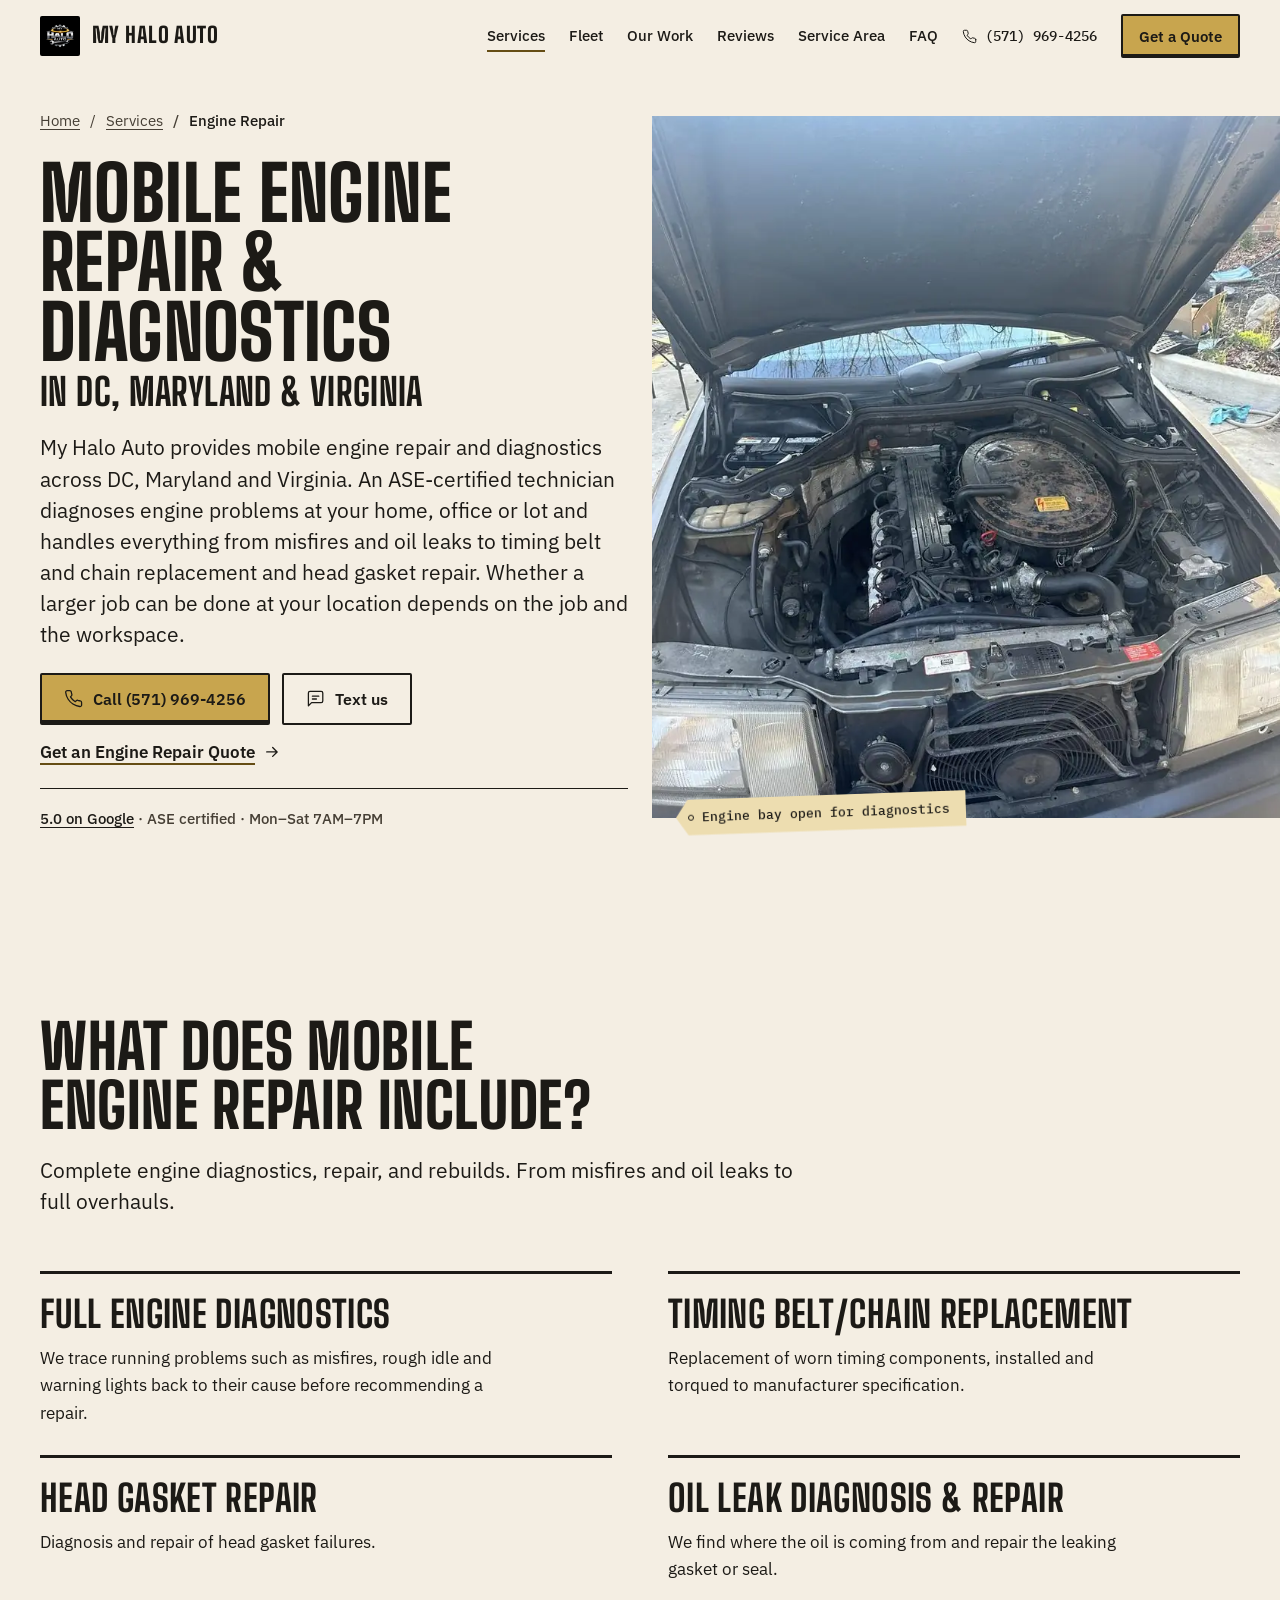
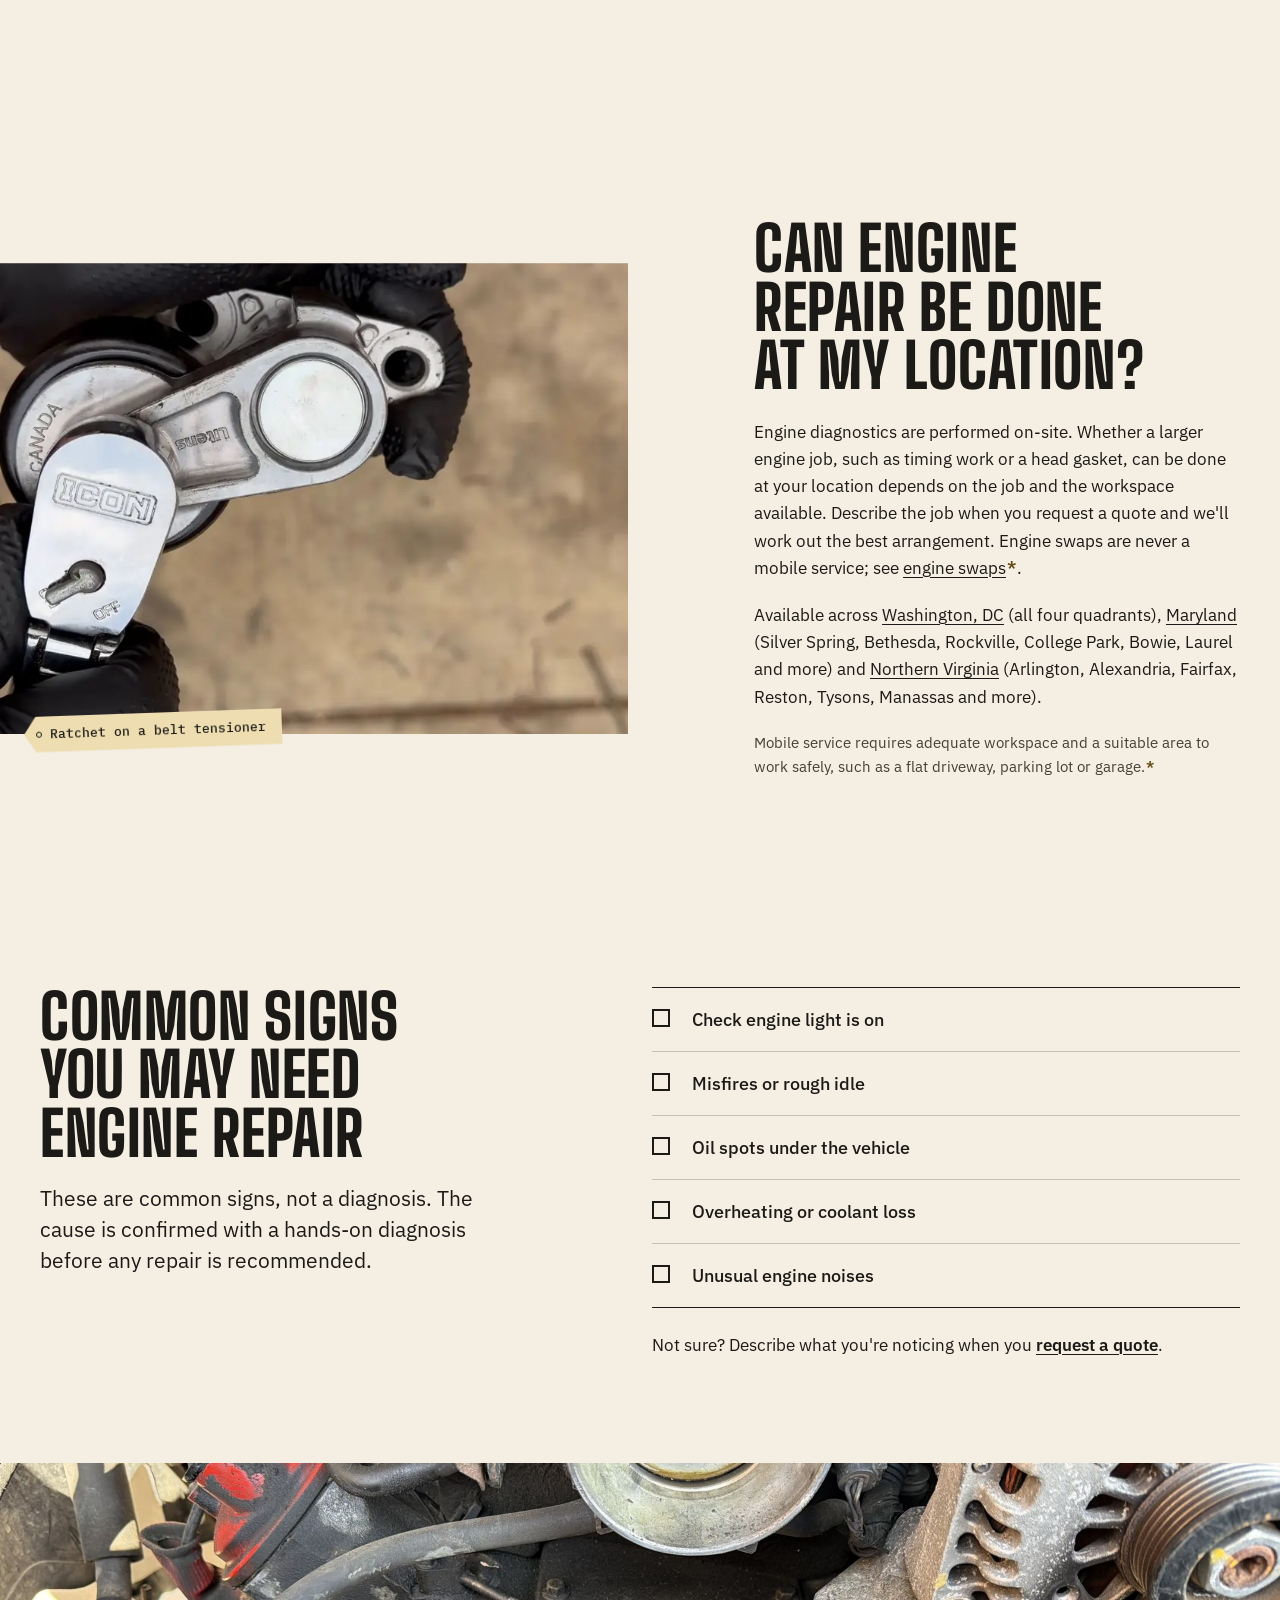
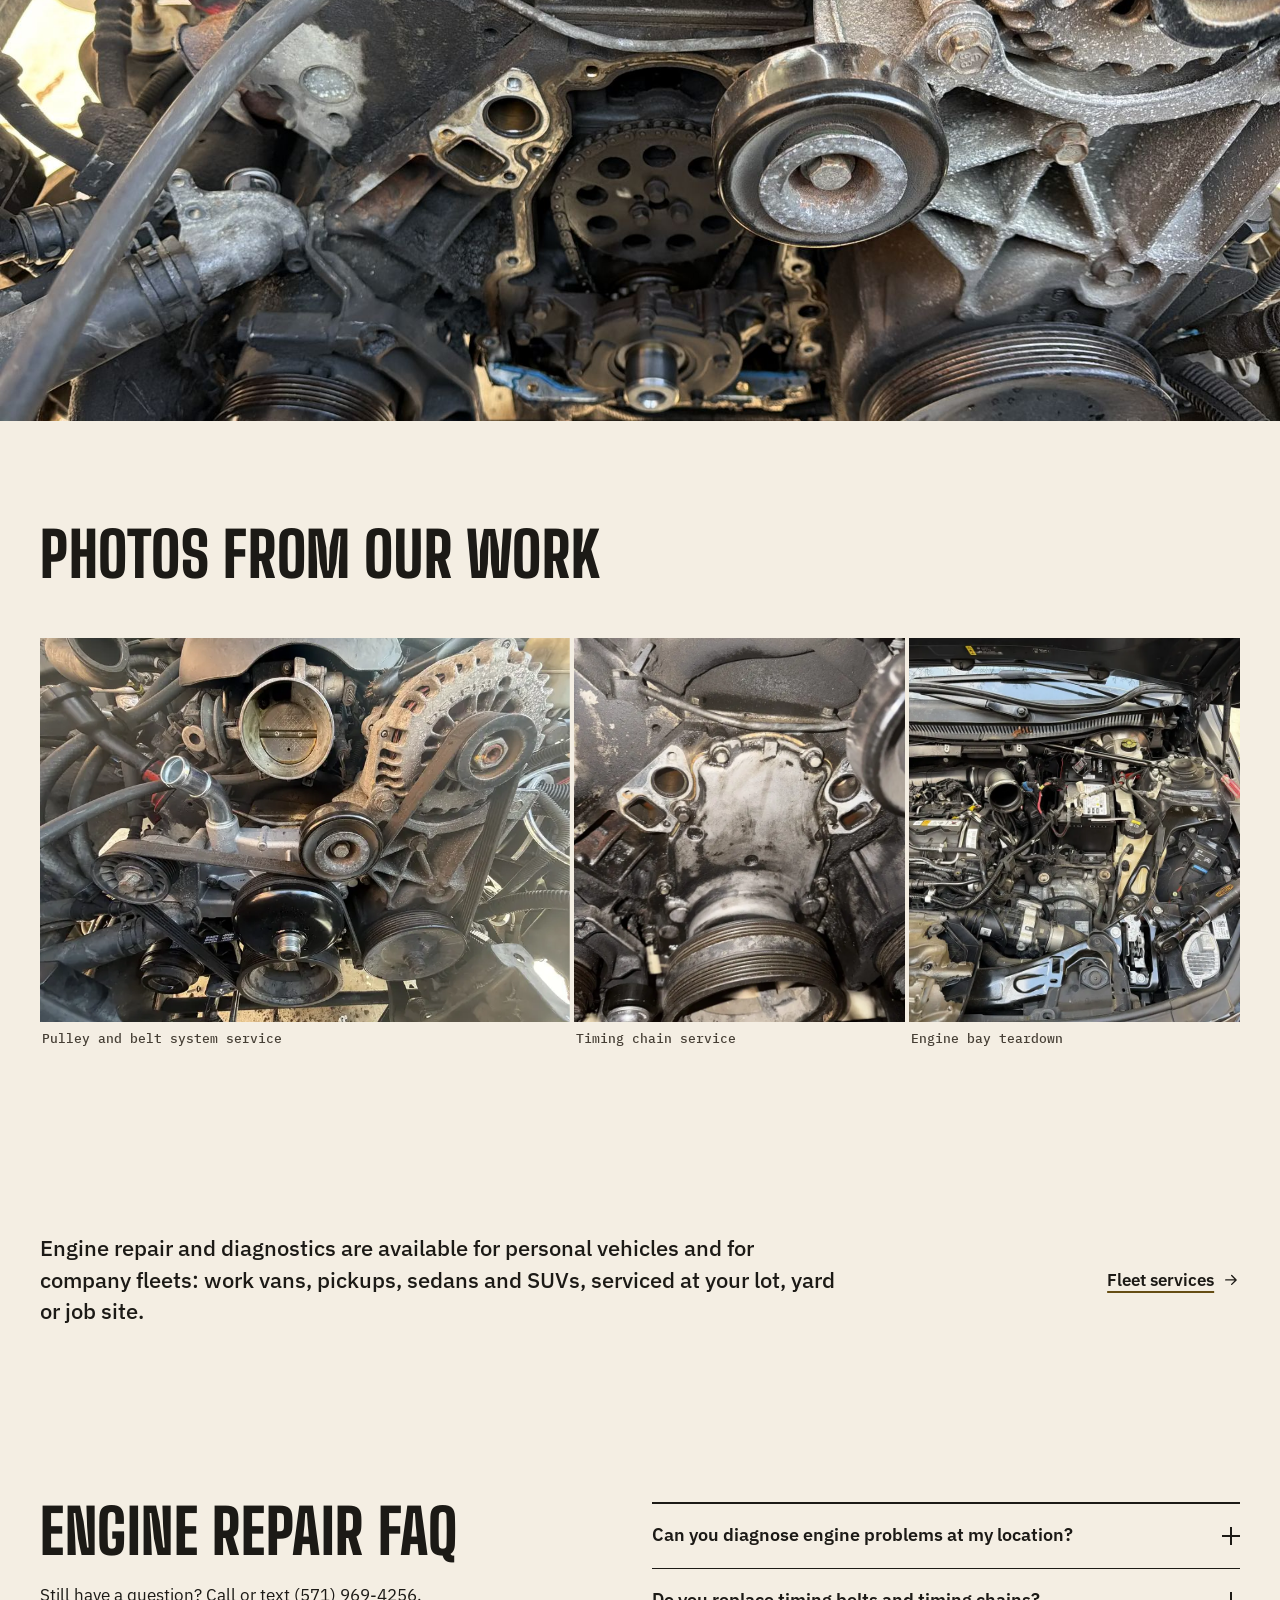
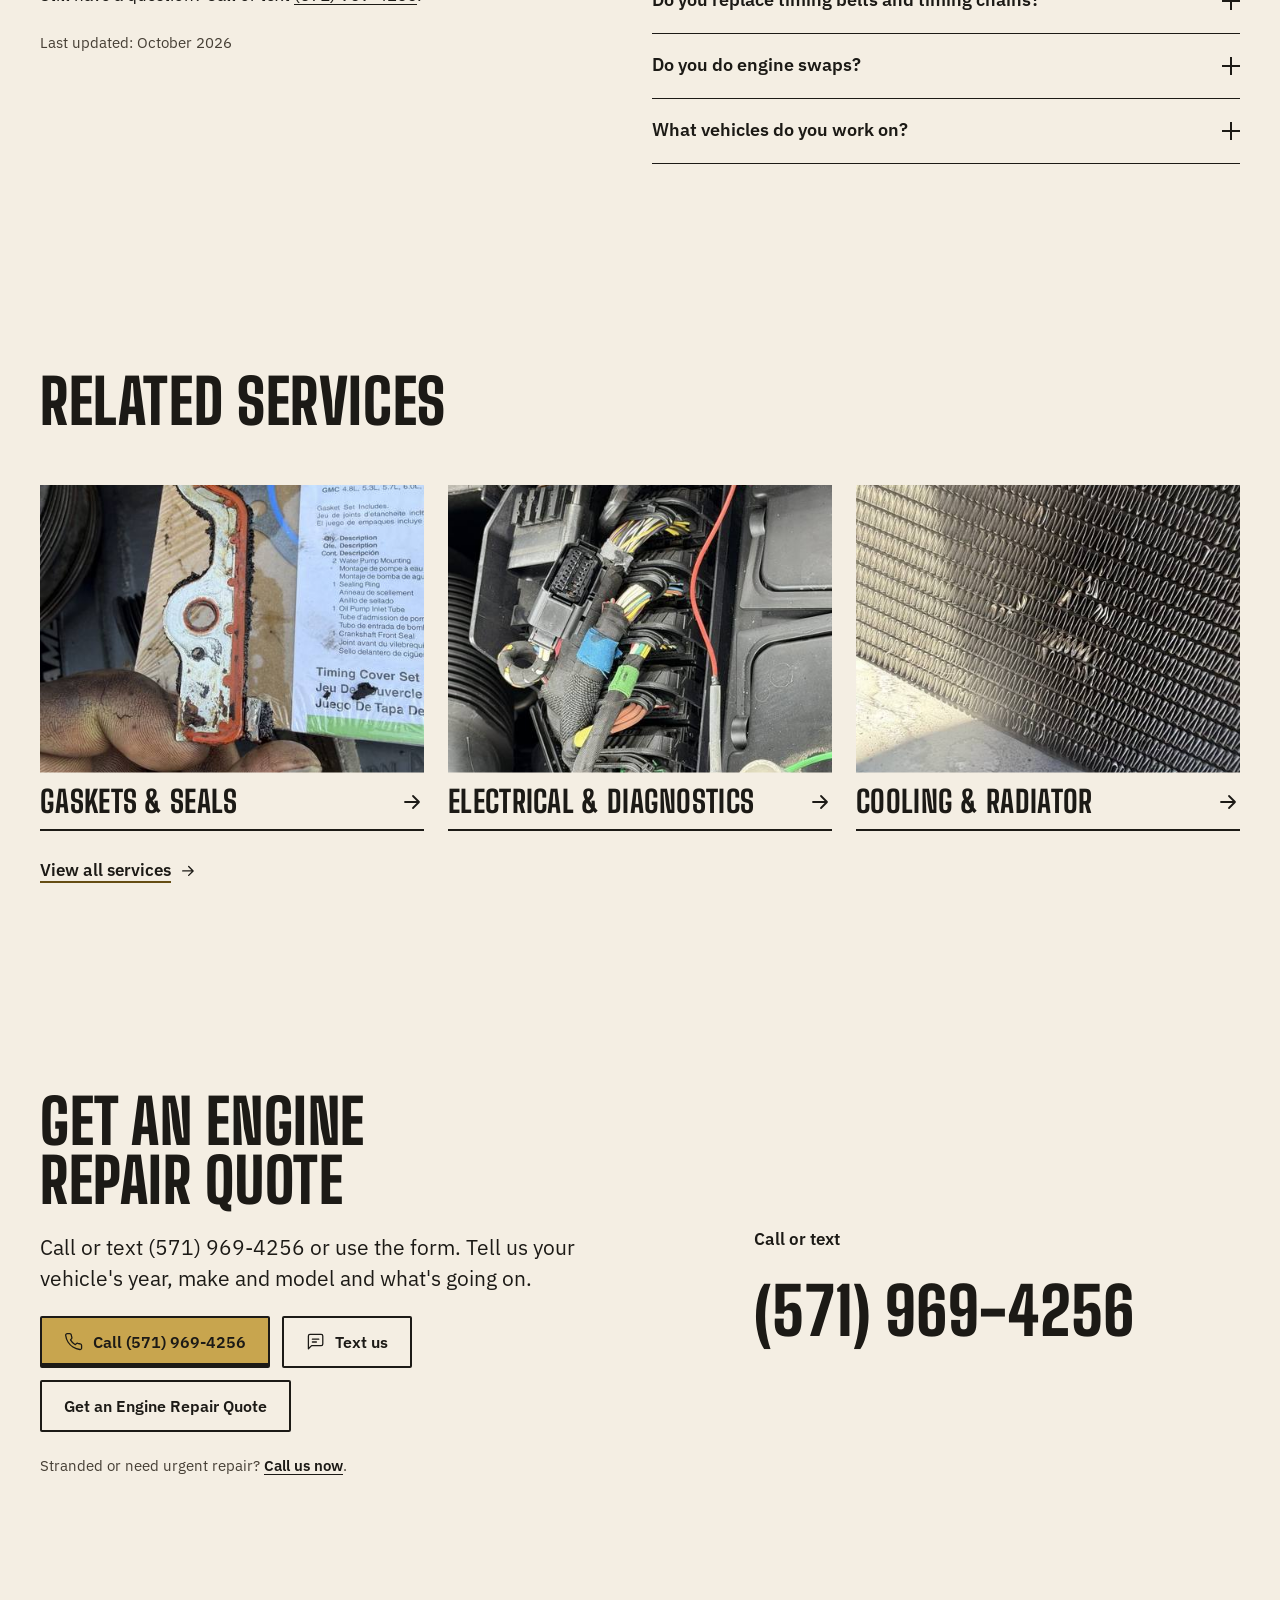
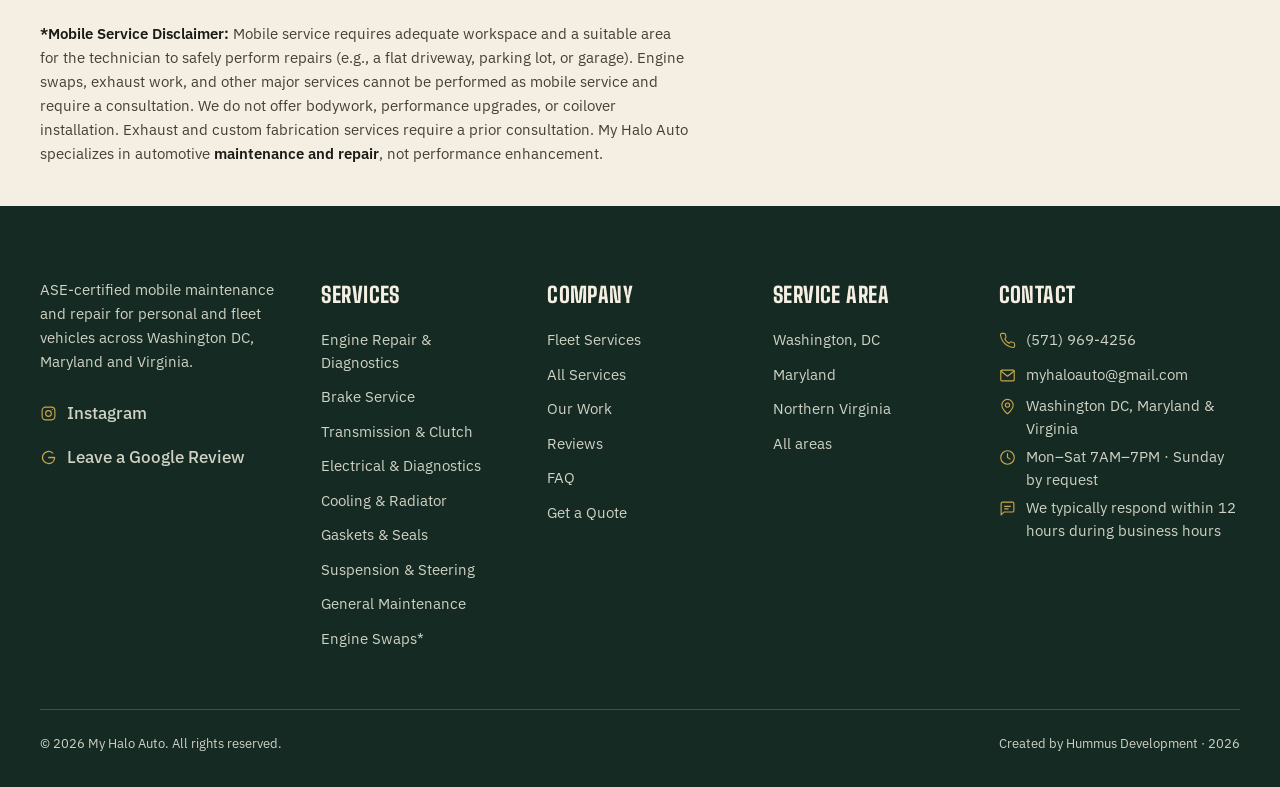
<file: services/engine-repair/index.html>
<!DOCTYPE html>
<html lang="en-US">
<head>
  <meta charset="UTF-8">
  <meta name="viewport" content="width=device-width, initial-scale=1.0, viewport-fit=cover">
  <title>Mobile Engine Repair in DC, MD &amp; VA | My Halo Auto</title>
  <meta name="description" content="Engine diagnostics on-site, plus timing belt and chain, head gasket and oil leak repair, from an ASE-certified mobile mechanic in DC, Maryland &amp; Virginia.">
  <meta name="robots" content="index, follow, max-image-preview:large, max-snippet:-1, max-video-preview:-1">
  <link rel="canonical" href="https://myhaloauto.com/services/engine-repair/">
  <link rel="preload" as="image" type="image/webp" imagesrcset="/images/mercedes-engine-bay-828.webp 828w, /images/mercedes-engine-bay-900.webp 900w" imagesizes="(min-width:1024px) 50vw, 100vw" fetchpriority="high">
  <meta name="theme-color" content="#F4EEE3">

  <link rel="icon" type="image/x-icon" href="/favicon.ico">
  <link rel="icon" type="image/png" sizes="32x32" href="/favicon-32x32.png">
  <link rel="icon" type="image/png" sizes="16x16" href="/favicon-16x16.png">
  <link rel="apple-touch-icon" sizes="180x180" href="/apple-touch-icon.png">

  <meta property="og:site_name" content="My Halo Auto">
  <meta property="og:title" content="Mobile Engine Repair in DC, MD &amp; VA | My Halo Auto">
  <meta property="og:description" content="Engine diagnostics on-site, plus timing belt and chain, head gasket and oil leak repair, from an ASE-certified mobile mechanic in DC, Maryland &amp; Virginia.">
  <meta property="og:type" content="website">
  <meta property="og:url" content="https://myhaloauto.com/services/engine-repair/">
  <meta property="og:image" content="https://myhaloauto.com/images/og/engine-repair.jpg">
  <meta property="og:image:width" content="1200">
  <meta property="og:image:height" content="630">
  <meta property="og:image:alt" content="Mercedes-Benz engine bay open during engine diagnostics">
  <meta property="og:locale" content="en_US">
  <meta name="twitter:card" content="summary_large_image">
  <meta name="twitter:title" content="Mobile Engine Repair in DC, MD &amp; VA | My Halo Auto">
  <meta name="twitter:description" content="Engine diagnostics on-site, plus timing belt and chain, head gasket and oil leak repair, from an ASE-certified mobile mechanic in DC, Maryland &amp; Virginia.">
  <meta name="twitter:image" content="https://myhaloauto.com/images/og/engine-repair.jpg">
  <meta name="twitter:image:alt" content="Mercedes-Benz engine bay open during engine diagnostics">

  <link rel="preconnect" href="https://fonts.googleapis.com">
  <link rel="preconnect" href="https://fonts.gstatic.com" crossorigin>
  <link rel="preload" as="style" href="https://fonts.googleapis.com/css2?family=Big+Shoulders:opsz,wght@10..72,700..800&family=IBM+Plex+Mono:wght@500&family=IBM+Plex+Sans:ital,wght@0,400;0,500;0,600;1,400&display=swap">
  <link href="https://fonts.googleapis.com/css2?family=Big+Shoulders:opsz,wght@10..72,700..800&family=IBM+Plex+Mono:wght@500&family=IBM+Plex+Sans:ital,wght@0,400;0,500;0,600;1,400&display=swap" rel="stylesheet" media="print" onload="this.media='all'">
  <noscript><link href="https://fonts.googleapis.com/css2?family=Big+Shoulders:opsz,wght@10..72,700..800&family=IBM+Plex+Mono:wght@500&family=IBM+Plex+Sans:ital,wght@0,400;0,500;0,600;1,400&display=swap" rel="stylesheet"></noscript>
  <link href="https://fonts.googleapis.com/css2?family=Big+Shoulders+Stencil:opsz,wght@10..72,800&text=0123456789&display=swap" rel="stylesheet" media="print" onload="this.media='all'">

  <link rel="stylesheet" href="/css/styles.css?v=12">
  <link rel="stylesheet" href="/css/pages.css?v=11">
  <script>document.documentElement.classList.add('js');</script>
  <!-- Structured data (schema.org) -->
  <script type="application/ld+json">
{
  "@context": "https://schema.org",
  "@graph": [
    {
      "@type": "AutoRepair",
      "@id": "https://myhaloauto.com/#business",
      "name": "My Halo Auto",
      "url": "https://myhaloauto.com/",
      "telephone": "+1-571-969-4256",
      "email": "myhaloauto@gmail.com",
      "logo": {
        "@id": "https://myhaloauto.com/#logo"
      },
      "image": [
        "https://myhaloauto.com/images/suv-driveway-service-hood-open-wide.jpeg",
        "https://myhaloauto.com/images/tacoma-parking-lot-service.jpeg"
      ],
      "description": "ASE-certified mobile auto maintenance and repair for personal and fleet vehicles in Washington DC, Maryland and Northern Virginia. Service is performed at the customer's location where there is adequate, safe workspace.",
      "address": {
        "@type": "PostalAddress",
        "addressCountry": "US"
      },
      "areaServed": [
        {
          "@type": "AdministrativeArea",
          "@id": "https://myhaloauto.com/#area-dc",
          "name": "Washington, DC",
          "sameAs": [
            "https://www.wikidata.org/wiki/Q61",
            "https://en.wikipedia.org/wiki/Washington,_D.C."
          ]
        },
        {
          "@type": "State",
          "@id": "https://myhaloauto.com/#area-md",
          "name": "Maryland",
          "sameAs": [
            "https://www.wikidata.org/wiki/Q1391",
            "https://en.wikipedia.org/wiki/Maryland"
          ]
        },
        {
          "@type": "State",
          "@id": "https://myhaloauto.com/#area-va",
          "name": "Virginia",
          "sameAs": [
            "https://www.wikidata.org/wiki/Q1370",
            "https://en.wikipedia.org/wiki/Virginia"
          ]
        }
      ],
      "hasMap": "https://www.google.com/maps?cid=9481235155550204168",
      "openingHoursSpecification": [
        {
          "@type": "OpeningHoursSpecification",
          "dayOfWeek": [
            "Monday",
            "Tuesday",
            "Wednesday",
            "Thursday",
            "Friday",
            "Saturday"
          ],
          "opens": "07:00",
          "closes": "19:00"
        }
      ],
      "contactPoint": {
        "@type": "ContactPoint",
        "contactType": "customer service",
        "telephone": "+1-571-969-4256",
        "email": "myhaloauto@gmail.com",
        "areaServed": [
          "US-DC",
          "US-MD",
          "US-VA"
        ],
        "hoursAvailable": {
          "@type": "OpeningHoursSpecification",
          "dayOfWeek": [
            "Monday",
            "Tuesday",
            "Wednesday",
            "Thursday",
            "Friday",
            "Saturday"
          ],
          "opens": "07:00",
          "closes": "19:00"
        }
      },
      "hasCredential": {
        "@type": "EducationalOccupationalCredential",
        "name": "ASE Certification",
        "credentialCategory": "certification",
        "recognizedBy": {
          "@type": "Organization",
          "name": "National Institute for Automotive Service Excellence (ASE)"
        }
      },
      "knowsAbout": [
        "Engine Repair & Diagnostics",
        "Brake Service",
        "Transmission & Clutch",
        "Electrical & Diagnostics",
        "Cooling & Radiator Service",
        "Gaskets & Seals",
        "Suspension & Steering",
        "General Maintenance",
        "Engine swaps",
        "Fleet vehicle maintenance"
      ],
      "sameAs": [
        "https://www.instagram.com/myhalo.auto/",
        "https://www.google.com/maps?cid=9481235155550204168"
      ],
      "hasOfferCatalog": {
        "@type": "OfferCatalog",
        "@id": "https://myhaloauto.com/services/#catalog",
        "name": "Mobile auto repair services",
        "url": "https://myhaloauto.com/services/"
      }
    },
    {
      "@type": "ImageObject",
      "@id": "https://myhaloauto.com/#logo",
      "url": "https://myhaloauto.com/images/logo-mark.png",
      "contentUrl": "https://myhaloauto.com/images/logo-mark.png",
      "width": 128,
      "height": 128,
      "caption": "My Halo Auto"
    },
    {
      "@type": "WebSite",
      "@id": "https://myhaloauto.com/#website",
      "url": "https://myhaloauto.com/",
      "name": "My Halo Auto",
      "publisher": {
        "@id": "https://myhaloauto.com/#business"
      },
      "inLanguage": "en-US"
    },
    {
      "@type": "WebPage",
      "@id": "https://myhaloauto.com/services/engine-repair/#webpage",
      "url": "https://myhaloauto.com/services/engine-repair/",
      "name": "Mobile Engine Repair in DC, MD & VA | My Halo Auto",
      "description": "Engine diagnostics on-site, plus timing belt and chain, head gasket and oil leak repair, from an ASE-certified mobile mechanic in DC, Maryland & Virginia.",
      "isPartOf": {
        "@id": "https://myhaloauto.com/#website"
      },
      "about": {
        "@id": "https://myhaloauto.com/#business"
      },
      "inLanguage": "en-US",
      "primaryImageOfPage": {
        "@type": "ImageObject",
        "url": "https://myhaloauto.com/images/mercedes-engine-bay.jpeg",
        "width": 900,
        "height": 1200
      },
      "dateModified": "2026-10-01",
      "breadcrumb": {
        "@id": "https://myhaloauto.com/services/engine-repair/#breadcrumb"
      },
      "mainEntity": {
        "@id": "https://myhaloauto.com/services/engine-repair/#service"
      },
      "hasPart": {
        "@id": "https://myhaloauto.com/services/engine-repair/#faq"
      }
    },
    {
      "@type": "Service",
      "@id": "https://myhaloauto.com/services/engine-repair/#service",
      "name": "Mobile Engine Repair & Diagnostics",
      "serviceType": "Engine Repair & Diagnostics",
      "url": "https://myhaloauto.com/services/engine-repair/",
      "description": "My Halo Auto provides mobile engine repair and diagnostics across DC, Maryland and Virginia. An ASE-certified technician diagnoses engine problems at your home, office or lot and handles everything from misfires and oil leaks to timing belt and chain replacement and head gasket repair. Whether a larger job can be done at your location depends on the job and the workspace.",
      "provider": {
        "@id": "https://myhaloauto.com/#business"
      },
      "areaServed": [
        {
          "@id": "https://myhaloauto.com/#area-dc"
        },
        {
          "@id": "https://myhaloauto.com/#area-md"
        },
        {
          "@id": "https://myhaloauto.com/#area-va"
        }
      ],
      "hasOfferCatalog": {
        "@type": "OfferCatalog",
        "name": "Engine Repair & Diagnostics",
        "itemListElement": [
          {
            "@type": "Offer",
            "itemOffered": {
              "@type": "Service",
              "name": "Full engine diagnostics"
            }
          },
          {
            "@type": "Offer",
            "itemOffered": {
              "@type": "Service",
              "name": "Timing belt/chain replacement"
            }
          },
          {
            "@type": "Offer",
            "itemOffered": {
              "@type": "Service",
              "name": "Head gasket repair"
            }
          },
          {
            "@type": "Offer",
            "itemOffered": {
              "@type": "Service",
              "name": "Oil leak diagnosis & repair"
            }
          }
        ]
      },
      "image": "https://myhaloauto.com/images/mercedes-engine-bay.jpeg",
      "audience": {
        "@type": "Audience",
        "audienceType": "Owners of personal vehicles and company or fleet vehicles"
      },
      "availableChannel": {
        "@type": "ServiceChannel",
        "serviceUrl": "https://myhaloauto.com/?service=engine-repair#contact",
        "servicePhone": {
          "@type": "ContactPoint",
          "telephone": "+1-571-969-4256"
        },
        "serviceSmsNumber": {
          "@type": "ContactPoint",
          "telephone": "+1-571-969-4256"
        }
      }
    },
    {
      "@type": "BreadcrumbList",
      "@id": "https://myhaloauto.com/services/engine-repair/#breadcrumb",
      "itemListElement": [
        {
          "@type": "ListItem",
          "position": 1,
          "name": "Home",
          "item": "https://myhaloauto.com/"
        },
        {
          "@type": "ListItem",
          "position": 2,
          "name": "Services",
          "item": "https://myhaloauto.com/services/"
        },
        {
          "@type": "ListItem",
          "position": 3,
          "name": "Engine Repair",
          "item": "https://myhaloauto.com/services/engine-repair/"
        }
      ]
    },
    {
      "@type": "FAQPage",
      "@id": "https://myhaloauto.com/services/engine-repair/#faq",
      "url": "https://myhaloauto.com/services/engine-repair/",
      "isPartOf": {
        "@id": "https://myhaloauto.com/services/engine-repair/#webpage"
      },
      "mainEntity": [
        {
          "@type": "Question",
          "name": "Can you diagnose engine problems at my location?",
          "acceptedAnswer": {
            "@type": "Answer",
            "text": "Yes. Full engine diagnostics are done on-site at your home, office or lot anywhere in our DC, Maryland and Virginia service area, as long as there's adequate, safe workspace."
          }
        },
        {
          "@type": "Question",
          "name": "Do you replace timing belts and timing chains?",
          "acceptedAnswer": {
            "@type": "Answer",
            "text": "Yes. Timing belt and chain replacement is part of our engine repair service. Whether a specific job can be done at your location depends on the vehicle and the workspace, so describe it when you request a quote."
          }
        },
        {
          "@type": "Question",
          "name": "What vehicles do you work on?",
          "acceptedAnswer": {
            "@type": "Answer",
            "text": "All makes and models: domestic, import and European, from daily drivers like Honda Accords and Toyota Camrys to trucks like Chevy Tahoes and Ford F-150s and European vehicles like Mercedes-Benz and BMW, including company and fleet vehicles."
          }
        }
      ]
    }
  ]
}
  </script>
</head>
<body>
  <a class="skip-link" href="#main">Skip to content</a>
  <nav id="navbar" class="navbar" aria-label="Main">
    <div class="nav-container">
      <a href="/" class="nav-logo" aria-label="My Halo Auto, home">
        <img src="/images/logo-mark.png" alt="" class="nav-logo-img" width="40" height="40">
        <span class="logo-text">My Halo Auto</span>
      </a>
      <ul class="nav-menu" id="navMenu">
        <li><a href="/services/" class="nav-link" aria-current="page">Services</a></li>
        <li><a href="/fleet-services/" class="nav-link">Fleet</a></li>
        <li><a href="/#gallery" class="nav-link">Our Work</a></li>
        <li><a href="/#reviews" class="nav-link">Reviews</a></li>
        <li><a href="/#service-area" class="nav-link">Service Area</a></li>
        <li><a href="/#faq" class="nav-link">FAQ</a></li>
        <li class="nav-phone-item"><a href="tel:+15719694256" class="nav-phone"><svg class="ico" aria-hidden="true" focusable="false"><use href="/images/icons.svg#i-phone"></use></svg> (571) 969-4256</a></li>
        <li class="nav-cta-item"><a href="/#contact" class="nav-link cta-link">Get a Quote</a></li>
      </ul>
      <a href="tel:+15719694256" class="btn btn--call nav-call" aria-label="Call (571) 969-4256"><svg class="ico" aria-hidden="true" focusable="false"><use href="/images/icons.svg#i-phone"></use></svg><span>Call</span></a>
      <button class="hamburger" id="hamburger" type="button" aria-label="Open menu" aria-expanded="false" aria-controls="navMenu">
        <span class="bar"></span><span class="bar"></span><span class="bar"></span>
      </button>
    </div>
    <div class="nav-backdrop" id="navBackdrop"></div>
  </nav>

  <main id="main">

    <!-- Page hero -->
    <header class="page-hero" data-bg="paper">
      <div class="wrap page-hero__grid">
        <div class="page-hero__copy">
          <nav aria-label="Breadcrumb" class="breadcrumb"><ol><li><a href="/">Home</a></li><li><a href="/services/">Services</a></li><li aria-current="page">Engine Repair</li></ol></nav>
          <h1>Mobile Engine Repair &amp; Diagnostics <span class="h1__where">in DC, Maryland &amp; Virginia</span></h1>
          <p class="lede">My Halo Auto provides mobile engine repair and diagnostics across DC, Maryland and Virginia. An ASE-certified technician diagnoses engine problems at your home, office or lot and handles everything from misfires and oil leaks to timing belt and chain replacement and head gasket repair. Whether a larger job can be done at your location depends on the job and the workspace.</p>
          <div class="page-hero__links">
            <div class="btn-row hero__cta">
              <a href="tel:+15719694256" class="btn btn--call"><svg class="ico" aria-hidden="true" focusable="false"><use href="/images/icons.svg#i-phone"></use></svg> Call (571) 969-4256</a>
              <a href="sms:+15719694256?body=Hi%2C%20I%20need%20a%20quote%20for%20engine%20repair." class="btn btn--line"><svg class="ico" aria-hidden="true" focusable="false"><use href="/images/icons.svg#i-message"></use></svg> Text us</a>
            </div>
            <div><a href="/?service=engine-repair#contact" class="textlink">Get an Engine Repair Quote <svg class="ico" aria-hidden="true" focusable="false"><use href="/images/icons.svg#i-arrow-right"></use></svg></a></div>
          </div>
          <p class="proof-line"><a href="/#reviews">5.0 on Google</a> &middot; ASE certified &middot; Mon&ndash;Sat 7AM&ndash;7PM</p>
        </div>
        <div class="page-hero__media bleed-r">
          <figure class="shot" data-reveal="door">
            <div class="shot__img"><picture><source type="image/webp" srcset="/images/mercedes-engine-bay-828.webp 828w, /images/mercedes-engine-bay-900.webp 900w" sizes="(min-width:1024px) 50vw, 100vw"><img sizes="(min-width:1024px) 50vw, 100vw" srcset="/images/mercedes-engine-bay-828.jpg 828w, /images/mercedes-engine-bay.jpeg 900w" src="/images/mercedes-engine-bay-828.jpg" alt="Mercedes-Benz engine bay open during engine diagnostics" width="900" height="1200" fetchpriority="high" decoding="async" style="object-position:50% 40%"></picture></div>
            <figcaption class="tag" data-reveal="tag">Engine bay open for diagnostics</figcaption>
          </figure>
        </div>
      </div>
    </header>

    <!-- What's included -->
    <section class="sec" data-bg="sand" aria-labelledby="included-title">
      <div class="wrap">
        <div class="sec-head sec-head--wide">
          <h2 id="included-title" data-reveal>What Does Mobile Engine Repair Include?</h2>
          <p class="lede">Complete engine diagnostics, repair, and rebuilds. From misfires and oil leaks to full overhauls.</p>
        </div>
        <ul class="inc-grid">
          <li data-reveal style="--d:0"><h3>Full engine diagnostics</h3><p>We trace running problems such as misfires, rough idle and warning lights back to their cause before recommending a repair.</p></li>
          <li data-reveal style="--d:1"><h3>Timing belt/chain replacement</h3><p>Replacement of worn timing components, installed and torqued to manufacturer specification.</p></li>
          <li data-reveal style="--d:0"><h3>Head gasket repair</h3><p>Diagnosis and repair of head gasket failures.</p></li>
          <li data-reveal style="--d:1"><h3>Oil leak diagnosis &amp; repair</h3><p>We find where the oil is coming from and repair the leaking gasket or seal.</p></li>
        </ul>
      </div>
    </section>

    <!-- On-site -->
    <section class="sec" data-bg="paper" aria-labelledby="location-title">
      <div class="wrap split split--flip">
        <div class="split__media">
          <figure class="shot bleed-l loc__shot" data-reveal="door">
            <div class="shot__img" style="--ar:4/3"><picture><source type="image/webp" srcset="/images/belt-tensioner-on-the-job-828.webp 828w, /images/belt-tensioner-on-the-job-1200.webp 1200w" sizes="(min-width:1024px) 50vw, 100vw"><img sizes="(min-width:1024px) 50vw, 100vw" srcset="/images/belt-tensioner-on-the-job-828.jpg 828w, /images/belt-tensioner-on-the-job.jpg 1200w" src="/images/belt-tensioner-on-the-job-828.jpg" alt="Gloved hands holding a ratchet on a belt tensioner over concrete" width="1200" height="900" loading="lazy" decoding="async" style="object-position:35% 50%"></picture></div>
            <figcaption class="tag" data-reveal="tag">Ratchet on a belt tensioner</figcaption>
          </figure>
        </div>
        <div class="split__text">
          <h2 id="location-title" data-reveal>Can Engine Repair Be Done at My Location?</h2>
          <p>Engine diagnostics are performed on-site. Whether a larger engine job, such as timing work or a head gasket, can be done at your location depends on the job and the workspace available. Describe the job when you request a quote and we'll work out the best arrangement. Engine swaps are never a mobile service; see <a href="/services/#engine-swaps">engine swaps</a><a aria-label="See mobile service disclaimer" class="fn-ref" href="#disclaimer">*</a>.</p>
          <p>Available across <a href="/washington-dc/">Washington, DC</a> (all four quadrants), <a href="/maryland/">Maryland</a> (Silver Spring, Bethesda, Rockville, College Park, Bowie, Laurel and more) and <a href="/northern-virginia/">Northern Virginia</a> (Arlington, Alexandria, Fairfax, Reston, Tysons, Manassas and more).</p>
          <p class="fine">Mobile service requires adequate workspace and a suitable area to work safely, such as a flat driveway, parking lot or garage.<a aria-label="See mobile service disclaimer" class="fn-ref" href="#disclaimer">*</a></p>
        </div>
      </div>
    </section>

    <!-- Common signs -->
    <section class="sec signs" data-bg="green" aria-labelledby="signs-title">
      <div class="wrap signs__grid">
        <div class="signs__head">
          <h2 id="signs-title" data-reveal>Common Signs You May Need Engine Repair</h2>
          <p class="lede">These are common signs, not a diagnosis. The cause is confirmed with a hands-on diagnosis before any repair is recommended.</p>
        </div>
        <div class="signs__body" data-reveal>
          <ul class="ruled ruled--sheet">
            <li>Check engine light is on</li>
            <li>Misfires or rough idle</li>
            <li>Oil spots under the vehicle</li>
            <li>Overheating or coolant loss</li>
            <li>Unusual engine noises</li>
          </ul>
          <p class="signs__more">Not sure? Describe what you're noticing when you <a href="/?service=engine-repair#contact">request a quote</a>.</p>
        </div>
      </div>
    </section>

    <!-- Photo band -->
    <section class="photo-band" aria-label="Close-up from a real job">
      <img src="/images/band-engine-timing-cover.jpg" srcset="/images/band-engine-timing-cover-960.jpg 960w, /images/band-engine-timing-cover.jpg 1920w" sizes="100vw" alt="Engine front with the timing chain, alternator and pulleys exposed" width="1920" height="1080" loading="lazy" decoding="async" style="object-position:50% 50%">
    </section>

    <!-- Photos -->
    <section class="sec" data-bg="brass" aria-labelledby="photos-title">
      <div class="wrap">
        <div class="sec-head">
          <h2 id="photos-title" data-reveal>Photos from Our Work</h2>
        </div>
        <div class="work-sheet work-sheet--3">
          <figure data-reveal="door" style="--d:0">
            <div class="shot__img"><picture><source type="image/webp" srcset="/images/engine-accessory-drive-closeup-828.webp 828w, /images/engine-accessory-drive-closeup-1200.webp 1200w" sizes="(min-width:1024px) 50vw, 100vw"><img sizes="(min-width:1024px) 50vw, 100vw" srcset="/images/engine-accessory-drive-closeup-828.jpg 828w, /images/engine-accessory-drive-closeup.jpeg 1200w" src="/images/engine-accessory-drive-closeup-828.jpg" alt="Engine front with serpentine belt, pulleys, alternator and throttle body exposed" width="1200" height="900" loading="lazy" decoding="async" style="object-position:50% 50%"></picture></div>
            <figcaption class="cap">Pulley and belt system service</figcaption>
          </figure>
          <figure data-reveal="door" style="--d:1">
            <div class="shot__img"><picture><source type="image/webp" srcset="/images/engine-block-timing-800.webp"><img src="/images/engine-block-timing.jpeg" alt="Engine front with the timing cover area and crankshaft pulley exposed during timing service" width="800" height="1066" loading="lazy" decoding="async" style="object-position:50% 50%"></picture></div>
            <figcaption class="cap">Timing chain service</figcaption>
          </figure>
          <figure data-reveal="door" style="--d:2">
            <div class="shot__img"><picture><source type="image/webp" srcset="/images/engine-bay-teardown-800.webp"><img src="/images/engine-bay-teardown.jpeg" alt="European engine bay with the engine cover removed, showing wiring and intake components" width="800" height="1066" loading="lazy" decoding="async" style="object-position:50% 50%"></picture></div>
            <figcaption class="cap">Engine bay teardown</figcaption>
          </figure>
        </div>
      </div>
    </section>

    <!-- Fleet line -->
    <section class="sec sec--tight fleet-line" data-bg="sage" aria-label="Fleet vehicles">
      <div class="wrap fleet-line__inner">
        <p class="fleet-line__text">Engine repair and diagnostics are available for personal vehicles and for company fleets: work vans, pickups, sedans and SUVs, serviced at your lot, yard or job site.</p>
        <a class="textlink" href="/fleet-services/">Fleet services <svg class="ico" aria-hidden="true" focusable="false"><use href="/images/icons.svg#i-arrow-right"></use></svg></a>
      </div>
    </section>

    <!-- FAQ -->
    <section class="sec" data-bg="sand" aria-labelledby="faq-title">
      <div class="wrap faq__grid">
        <div class="faq__side">
          <h2 id="faq-title" data-reveal>Engine Repair FAQ</h2>
          <p>Still have a question? Call or text <a href="tel:+15719694256">(571) 969-4256</a>.</p>
          <p class="fine">Last updated: October 2026</p>
        </div>
        <div class="faq__main">
          <div class="faq-list">
<div class="faq-item">
<h3 class="faq-q"><button aria-controls="faq-engine-repair-1" aria-expanded="false" class="faq-question" id="faq-engine-repair-1-q" type="button"><span>Can you diagnose engine problems at my location?</span><span class="faq-mark" aria-hidden="true"></span></button></h3>
<div aria-labelledby="faq-engine-repair-1-q" class="faq-answer" id="faq-engine-repair-1" role="region"><div class="faq-answer__inner"><p>Yes. Full engine diagnostics are done on-site at your home, office or lot anywhere in our DC, Maryland and Virginia service area, as long as there's adequate, safe workspace.</p></div></div>
</div>
<div class="faq-item">
<h3 class="faq-q"><button aria-controls="faq-engine-repair-2" aria-expanded="false" class="faq-question" id="faq-engine-repair-2-q" type="button"><span>Do you replace timing belts and timing chains?</span><span class="faq-mark" aria-hidden="true"></span></button></h3>
<div aria-labelledby="faq-engine-repair-2-q" class="faq-answer" id="faq-engine-repair-2" role="region"><div class="faq-answer__inner"><p>Yes. Timing belt and chain replacement is part of our engine repair service. Whether a specific job can be done at your location depends on the vehicle and the workspace, so describe it when you request a quote.</p></div></div>
</div>
<div class="faq-item">
<h3 class="faq-q"><button aria-controls="faq-engine-repair-3" aria-expanded="false" class="faq-question" id="faq-engine-repair-3-q" type="button"><span>Do you do engine swaps?</span><span class="faq-mark" aria-hidden="true"></span></button></h3>
<div aria-labelledby="faq-engine-repair-3-q" class="faq-answer" id="faq-engine-repair-3" role="region"><div class="faq-answer__inner"><p>Yes, we do engine swaps — but <strong>not as a mobile service</strong>. Engine swaps require adequate workspace, proper equipment, and a suitable location. Contact us to discuss your project and we'll work out the best arrangement.</p></div></div>
</div>
<div class="faq-item">
<h3 class="faq-q"><button aria-controls="faq-engine-repair-4" aria-expanded="false" class="faq-question" id="faq-engine-repair-4-q" type="button"><span>What vehicles do you work on?</span><span class="faq-mark" aria-hidden="true"></span></button></h3>
<div aria-labelledby="faq-engine-repair-4-q" class="faq-answer" id="faq-engine-repair-4" role="region"><div class="faq-answer__inner"><p>All makes and models: domestic, import and European, from daily drivers like Honda Accords and Toyota Camrys to trucks like Chevy Tahoes and Ford F-150s and European vehicles like Mercedes-Benz and BMW, including company and fleet vehicles.</p></div></div>
</div>
</div>
        </div>
      </div>
    </section>

    <!-- Related -->
    <section class="sec" data-bg="paper" aria-labelledby="related-title">
      <div class="wrap">
        <div class="sec-head">
          <h2 id="related-title" data-reveal>Related Services</h2>
        </div>
        <div class="tiles">
          <a class="tile" href="/services/gaskets-seals/" data-reveal="door" style="--d:0">
            <div class="shot__img tile__img"><img src="/images/thumbs/timing-cover-gasket-old-480.jpg" srcset="/images/thumbs/timing-cover-gasket-old-480.jpg 480w, /images/timing-cover-gasket-old.jpeg 800w" sizes="(min-width:600px) 31vw, 100vw" alt="" width="800" height="1066" loading="lazy" decoding="async"></div>
            <h3 class="tile__name">Gaskets &amp; Seals <svg class="ico tile__arrow" aria-hidden="true" focusable="false"><use href="/images/icons.svg#i-arrow-right"></use></svg></h3>
          </a>
          <a class="tile" href="/services/electrical-diagnostics/" data-reveal="door" style="--d:1">
            <div class="shot__img tile__img"><img src="/images/thumbs/wiring-harness-connectors-480.jpg" srcset="/images/thumbs/wiring-harness-connectors-480.jpg 480w, /images/wiring-harness-connectors.jpeg 800w" sizes="(min-width:600px) 31vw, 100vw" alt="" width="800" height="1066" loading="lazy" decoding="async"></div>
            <h3 class="tile__name">Electrical &amp; Diagnostics <svg class="ico tile__arrow" aria-hidden="true" focusable="false"><use href="/images/icons.svg#i-arrow-right"></use></svg></h3>
          </a>
          <a class="tile" href="/services/cooling-system/" data-reveal="door" style="--d:2">
            <div class="shot__img tile__img"><img src="/images/thumbs/radiator-leak-detail-480.jpg" srcset="/images/thumbs/radiator-leak-detail-480.jpg 480w, /images/radiator-leak-detail.jpeg 800w" sizes="(min-width:600px) 31vw, 100vw" alt="" width="800" height="1066" loading="lazy" decoding="async"></div>
            <h3 class="tile__name">Cooling &amp; Radiator <svg class="ico tile__arrow" aria-hidden="true" focusable="false"><use href="/images/icons.svg#i-arrow-right"></use></svg></h3>
          </a>
        </div>
        <p class="related__all"><a href="/services/" class="textlink">View all services <svg class="ico" aria-hidden="true" focusable="false"><use href="/images/icons.svg#i-arrow-right"></use></svg></a></p>
      </div>
    </section>

    <!-- Closing CTA -->
    <section class="sec closer" data-bg="gold" aria-labelledby="cta-band-title">
      <div class="wrap closer__grid">
        <div class="closer__text">
          <h2 id="cta-band-title" data-reveal>Get an Engine Repair Quote</h2>
          <p class="lede">Call or text (571) 969-4256 or use the form. Tell us your vehicle's year, make and model and what's going on.</p>
          <div class="btn-row">
            <a href="tel:+15719694256" class="btn btn--call"><svg class="ico" aria-hidden="true" focusable="false"><use href="/images/icons.svg#i-phone"></use></svg> Call (571) 969-4256</a>
            <a href="sms:+15719694256?body=Hi%2C%20I%20need%20a%20quote%20for%20engine%20repair." class="btn btn--line"><svg class="ico" aria-hidden="true" focusable="false"><use href="/images/icons.svg#i-message"></use></svg> Text us</a>
            <a href="/?service=engine-repair#contact" class="btn btn--line">Get an Engine Repair Quote</a>
          </div>
          <p class="closer__urgent">Stranded or need urgent repair? <a href="tel:+15719694256">Call us now</a>.</p>
        </div>
        <div class="closer__phone">
          <p class="contact__label">Call or text</p>
          <a href="tel:+15719694256" class="phone-big" data-reveal>(571) 969-4256</a>
        </div>
      </div>
    </section>

    <section class="footnote-section" data-bg="sage" aria-label="Mobile service disclaimer">
      <div class="wrap">
        <p class="footnote-text" id="disclaimer">
          <strong>*Mobile Service Disclaimer:</strong> Mobile service requires adequate workspace and a suitable area for the technician to safely perform repairs (e.g., a flat driveway, parking lot, or garage). Engine swaps, exhaust work, and other major services cannot be performed as mobile service and require a consultation. We do not offer bodywork, performance upgrades, or coilover installation. Exhaust and custom fabrication services require a prior consultation. My Halo Auto specializes in automotive <strong>maintenance and repair</strong>, not performance enhancement.
        </p>
      </div>
    </section>
  </main>

  <footer class="footer tone-deep" data-bg="forest">
    <div class="wrap">
      <div class="footer-grid">
        <div class="footer-brand">
          <p>ASE-certified mobile maintenance and repair for personal and fleet vehicles across Washington DC, Maryland and Virginia.</p>
          <div class="footer-socials">
            <a href="https://instagram.com/myhalo.auto" target="_blank" rel="noopener"><svg class="ico" aria-hidden="true" focusable="false"><use href="/images/icons.svg#i-instagram"></use></svg> Instagram</a>
            <a href="https://maps.app.goo.gl/rKe13m5ULv6c1C4z5?g_st=ic" target="_blank" rel="noopener"><svg class="ico" aria-hidden="true" focusable="false"><use href="/images/icons.svg#i-google"></use></svg> Leave a Google Review</a>
          </div>
        </div>
        <div class="footer-links">
          <p class="footer-title">Services</p>
          <ul>
            <li><a href="/services/engine-repair/">Engine Repair &amp; Diagnostics</a></li>
            <li><a href="/services/brake-repair/">Brake Service</a></li>
            <li><a href="/services/transmission-clutch/">Transmission &amp; Clutch</a></li>
            <li><a href="/services/electrical-diagnostics/">Electrical &amp; Diagnostics</a></li>
            <li><a href="/services/cooling-system/">Cooling &amp; Radiator</a></li>
            <li><a href="/services/gaskets-seals/">Gaskets &amp; Seals</a></li>
            <li><a href="/services/suspension-steering/">Suspension &amp; Steering</a></li>
            <li><a href="/services/maintenance/">General Maintenance</a></li>
            <li><a href="/services/#engine-swaps">Engine Swaps*</a></li>
          </ul>
        </div>
        <div class="footer-links">
          <p class="footer-title">Company</p>
          <ul>
            <li><a href="/fleet-services/">Fleet Services</a></li>
            <li><a href="/services/">All Services</a></li>
            <li><a href="/#gallery">Our Work</a></li>
            <li><a href="/#reviews">Reviews</a></li>
            <li><a href="/#faq">FAQ</a></li>
            <li><a href="/#contact">Get a Quote</a></li>
          </ul>
        </div>
        <div class="footer-links">
          <p class="footer-title">Service Area</p>
          <ul>
            <li><a href="/washington-dc/">Washington, DC</a></li>
            <li><a href="/maryland/">Maryland</a></li>
            <li><a href="/northern-virginia/">Northern Virginia</a></li>
            <li><a href="/#service-area">All areas</a></li>
          </ul>
        </div>
        <div class="footer-links">
          <p class="footer-title">Contact</p>
          <ul class="footer-contact">
            <li><a href="tel:+15719694256"><svg class="ico" aria-hidden="true" focusable="false"><use href="/images/icons.svg#i-phone"></use></svg> (571) 969-4256</a></li>
            <li><a href="mailto:myhaloauto@gmail.com"><svg class="ico" aria-hidden="true" focusable="false"><use href="/images/icons.svg#i-mail"></use></svg> myhaloauto@gmail.com</a></li>
            <li><svg class="ico" aria-hidden="true" focusable="false"><use href="/images/icons.svg#i-pin"></use></svg> Washington DC, Maryland &amp; Virginia</li>
            <li><svg class="ico" aria-hidden="true" focusable="false"><use href="/images/icons.svg#i-clock"></use></svg> Mon–Sat 7AM–7PM · Sunday by request</li>
            <li><svg class="ico" aria-hidden="true" focusable="false"><use href="/images/icons.svg#i-message"></use></svg> We typically respond within 12 hours during business hours</li>
          </ul>
        </div>
      </div>
      <div class="footer-bottom">
        <p>&copy; <span data-year>2026</span> My Halo Auto. All rights reserved.</p>
        <p class="credit">Created by Hummus Development &middot; 2026</p>
      </div>
    </div>
  </footer>

  <div class="action-bar" role="region" aria-label="Quick contact">
    <a href="tel:+15719694256" class="action-bar__btn action-bar__btn--call"><svg class="ico" aria-hidden="true" focusable="false"><use href="/images/icons.svg#i-phone"></use></svg><span>Call</span></a>
    <a href="sms:+15719694256?body=Hi%2C%20I%20need%20a%20quote%20for%20engine%20repair." class="action-bar__btn action-bar__btn--text"><svg class="ico" aria-hidden="true" focusable="false"><use href="/images/icons.svg#i-message"></use></svg><span>Text</span></a>
    <a href="/?service=engine-repair#contact" class="action-bar__btn action-bar__btn--quote"><svg class="ico" aria-hidden="true" focusable="false"><use href="/images/icons.svg#i-clipboard-check"></use></svg><span>Quote</span></a>
  </div>
  <button id="backToTop" class="back-to-top" type="button" aria-label="Back to top"><svg class="ico" aria-hidden="true" focusable="false"><use href="/images/icons.svg#i-chevron-up"></use></svg></button>
  <script src="/js/main.js?v=10" defer></script>
</body>
</html>
</file>
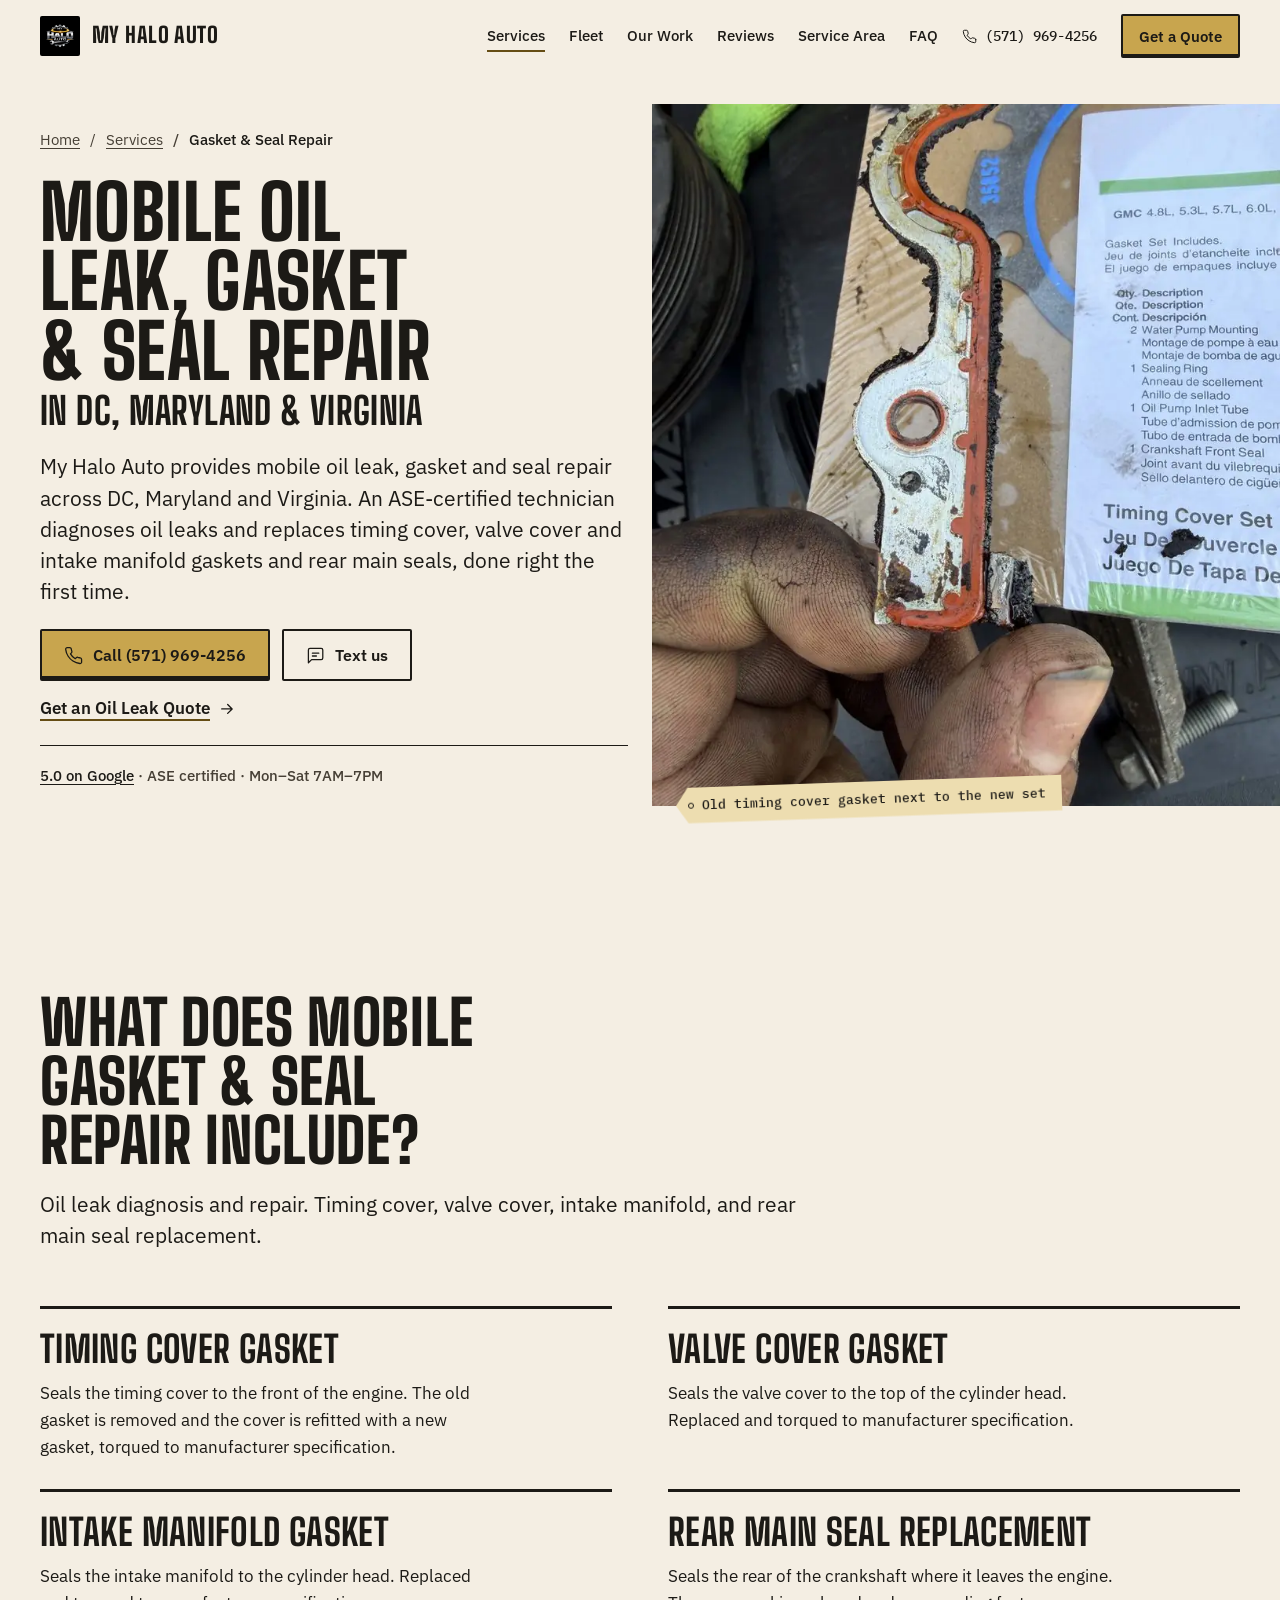
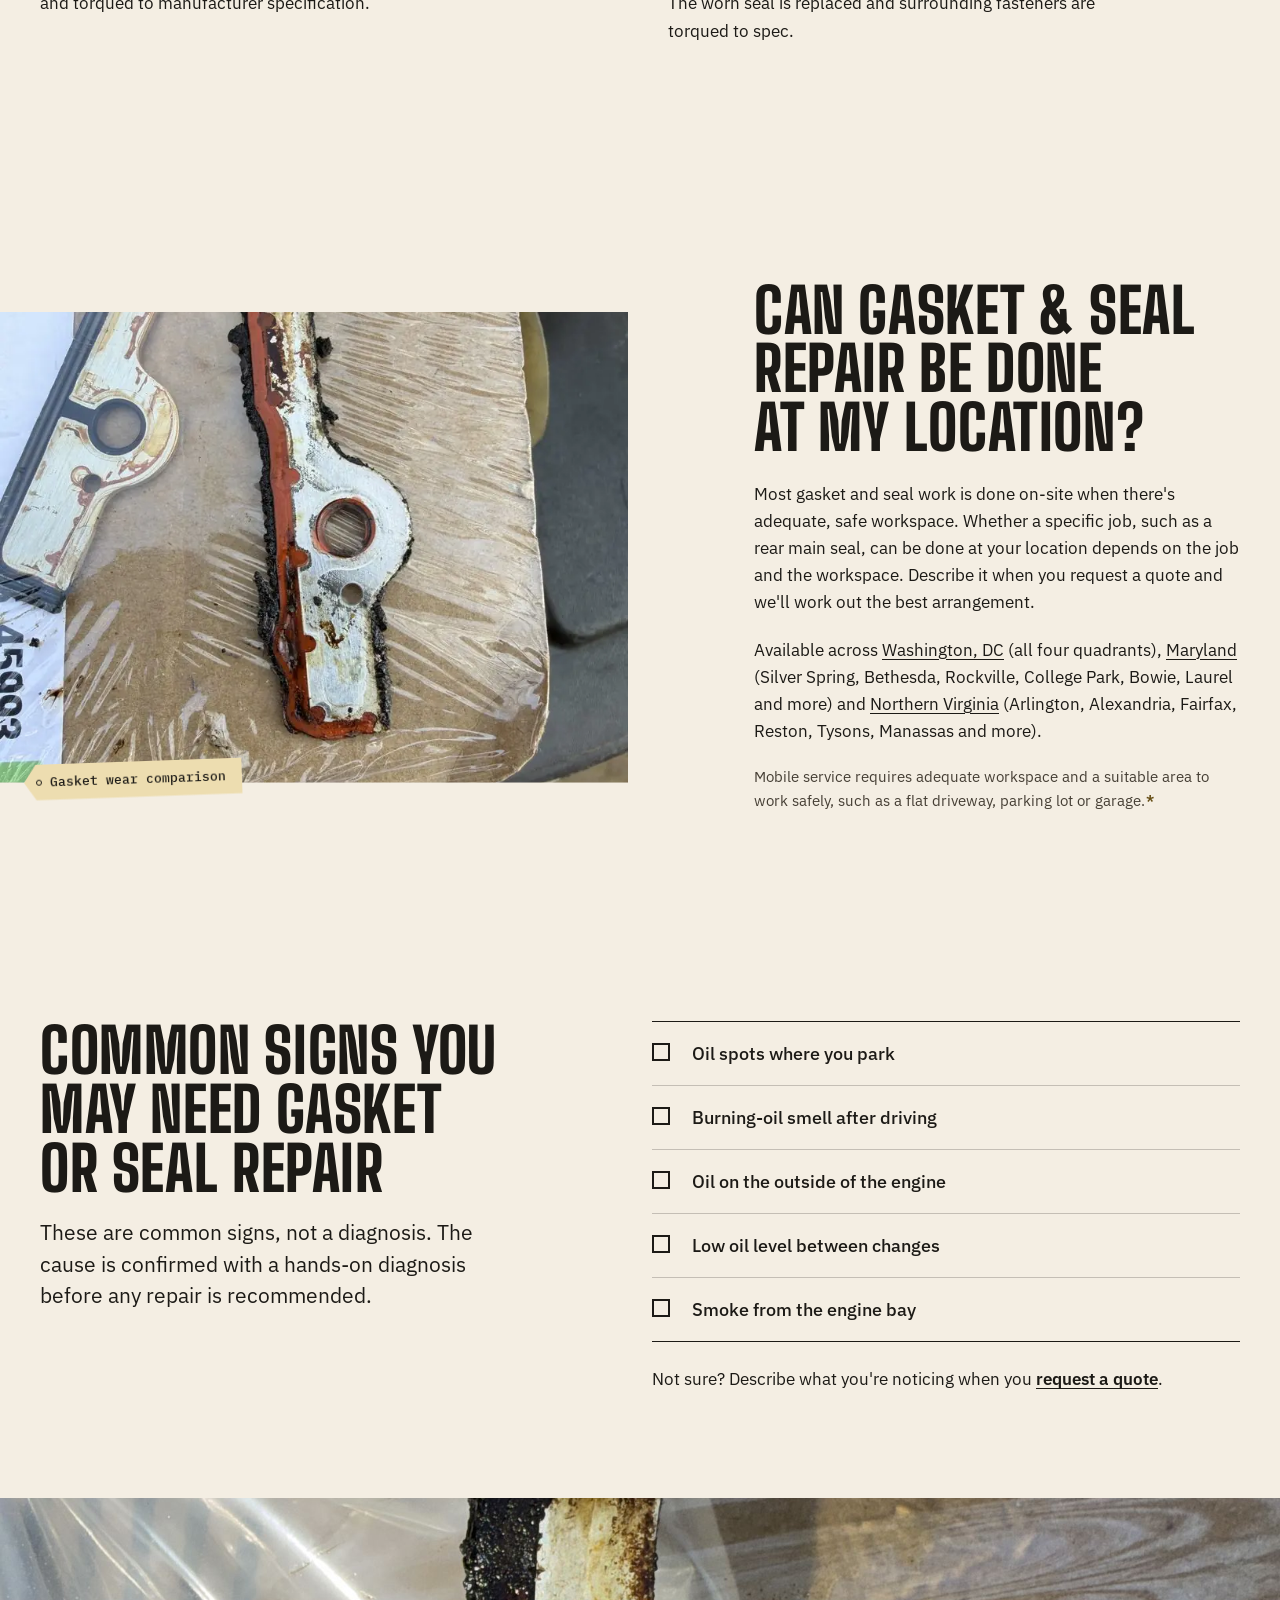
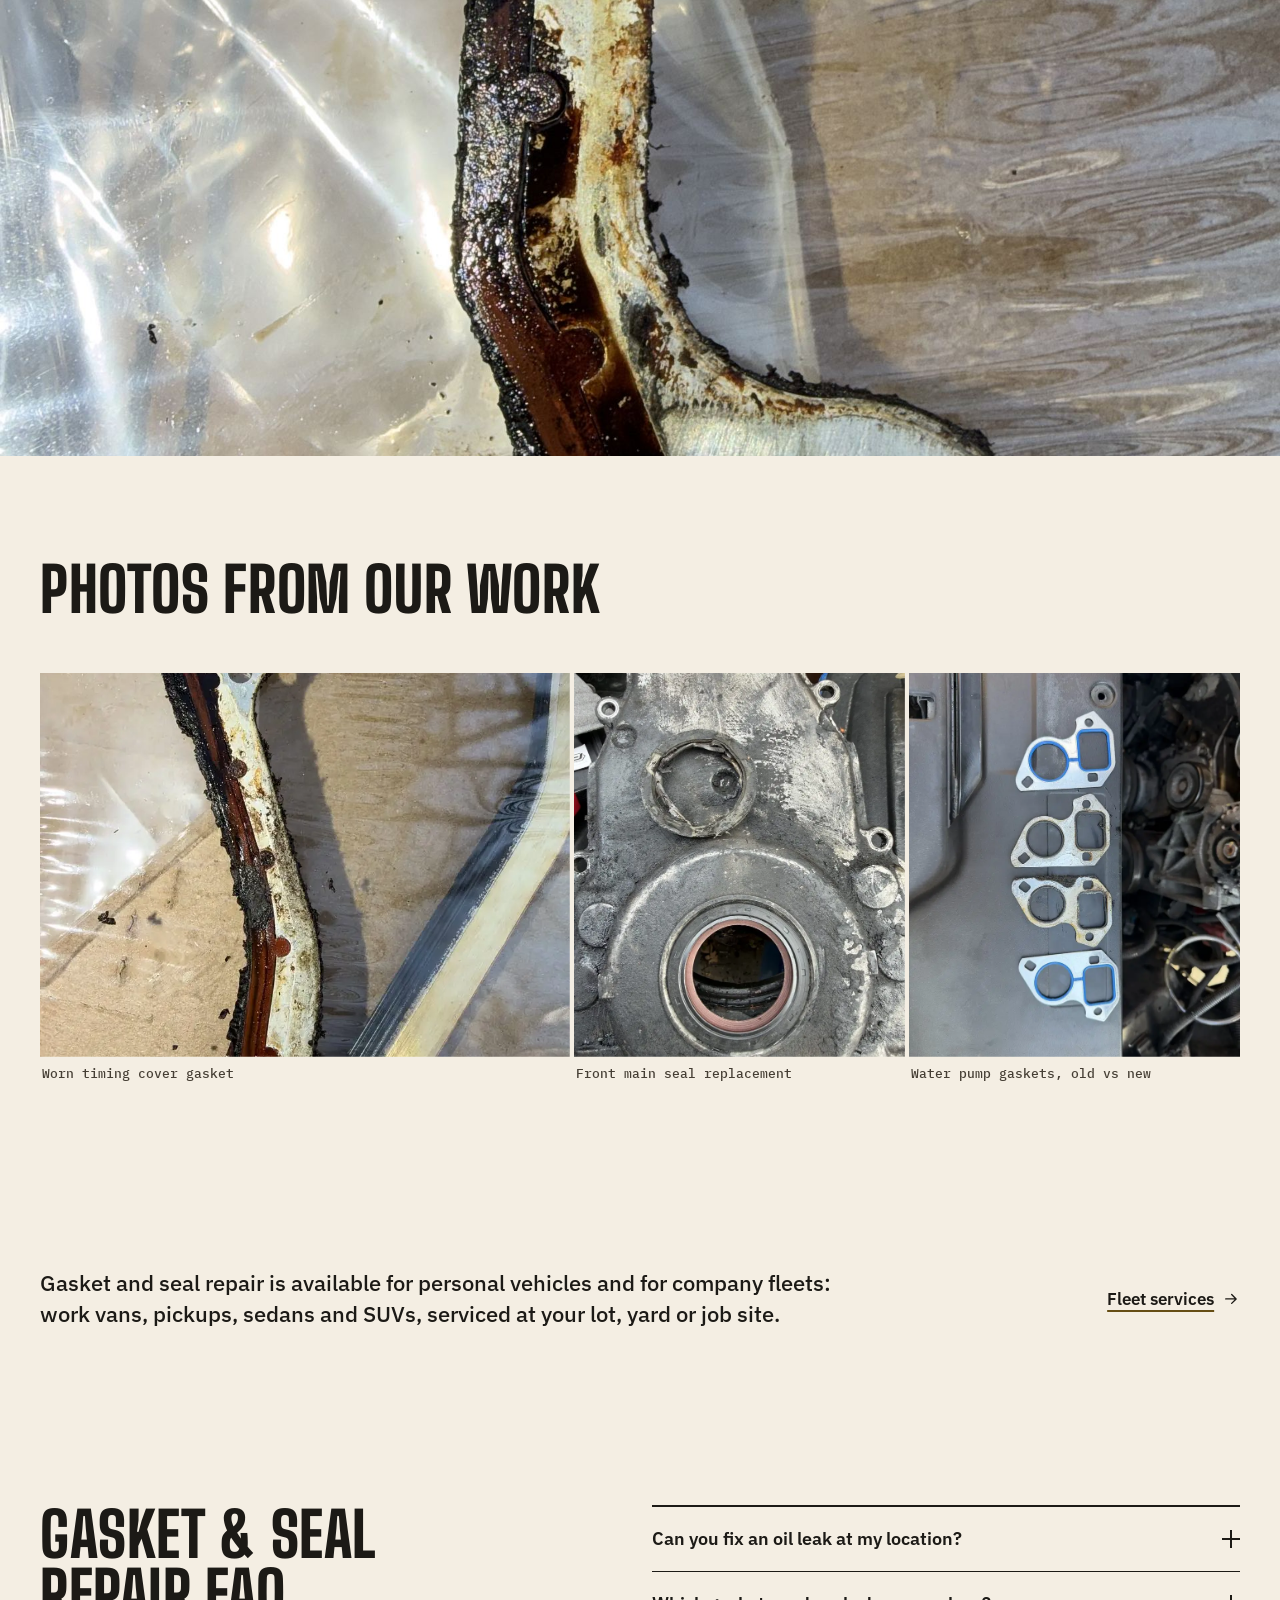
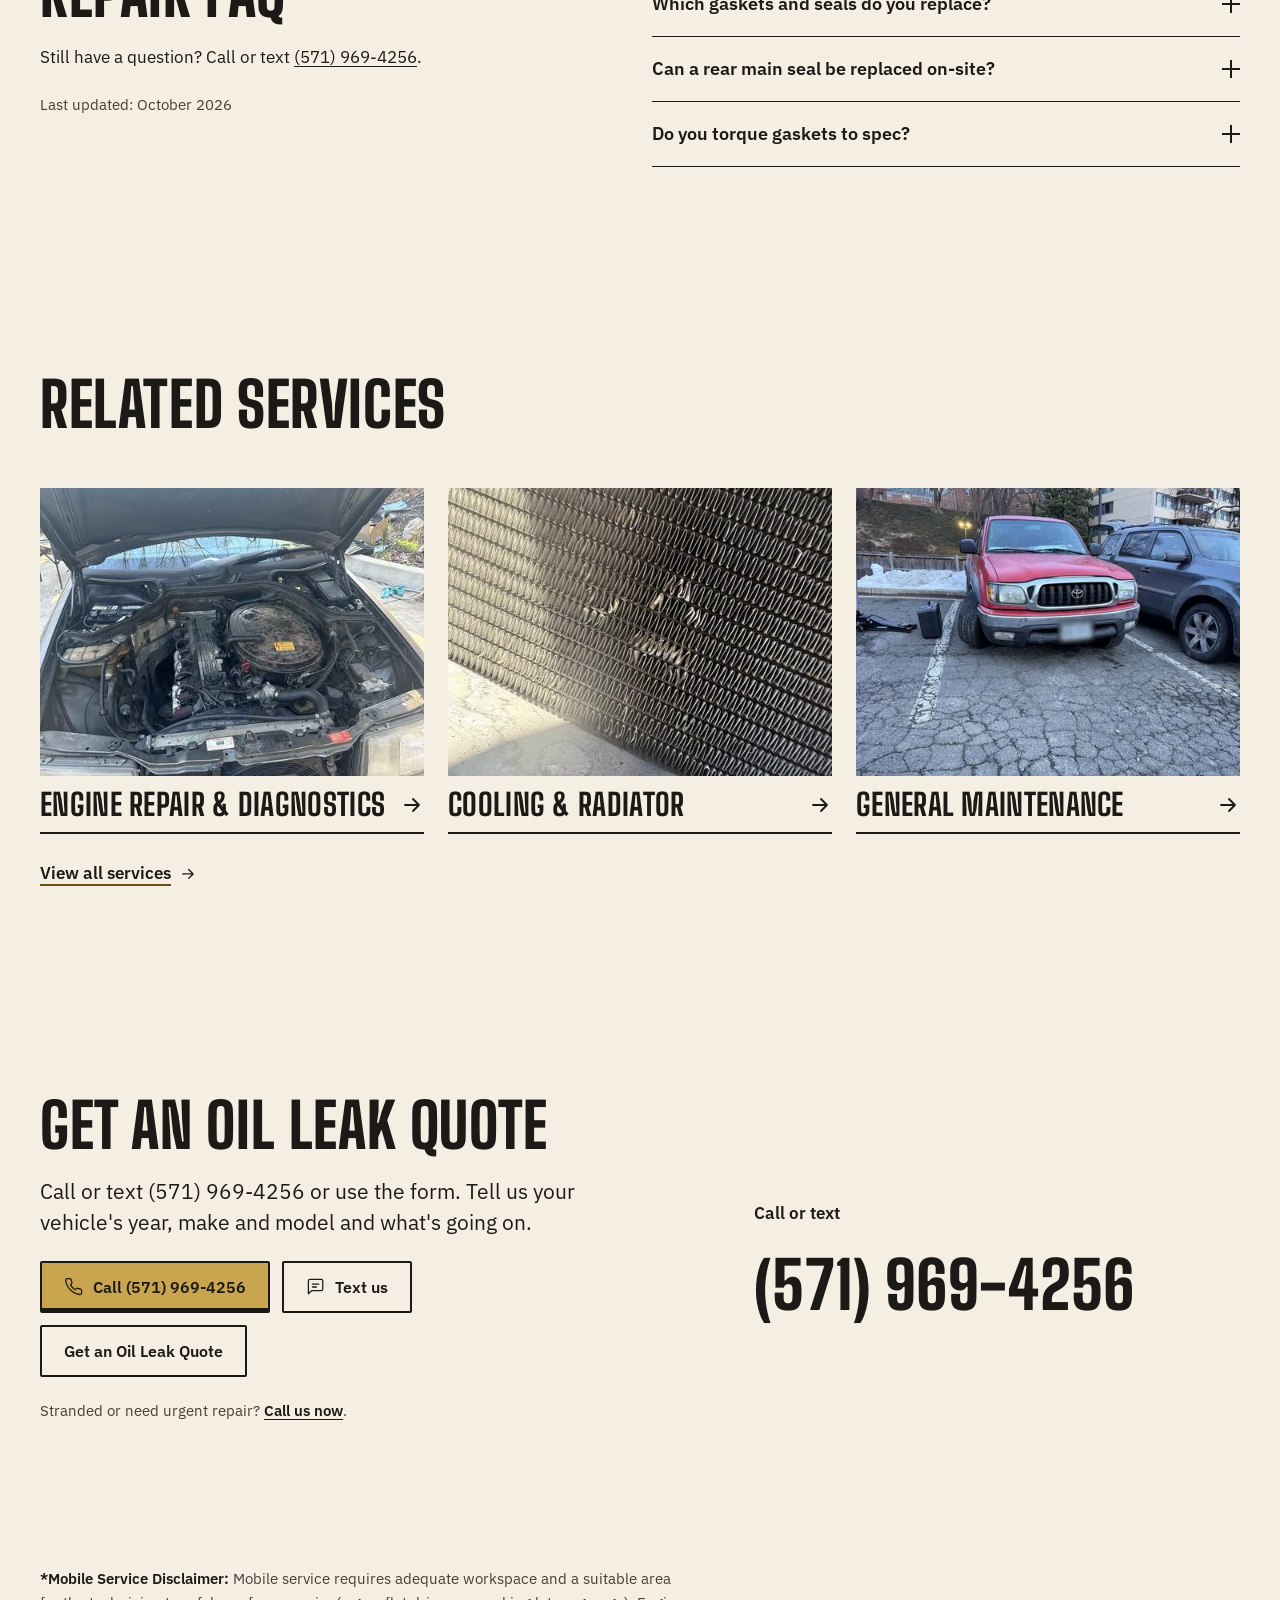
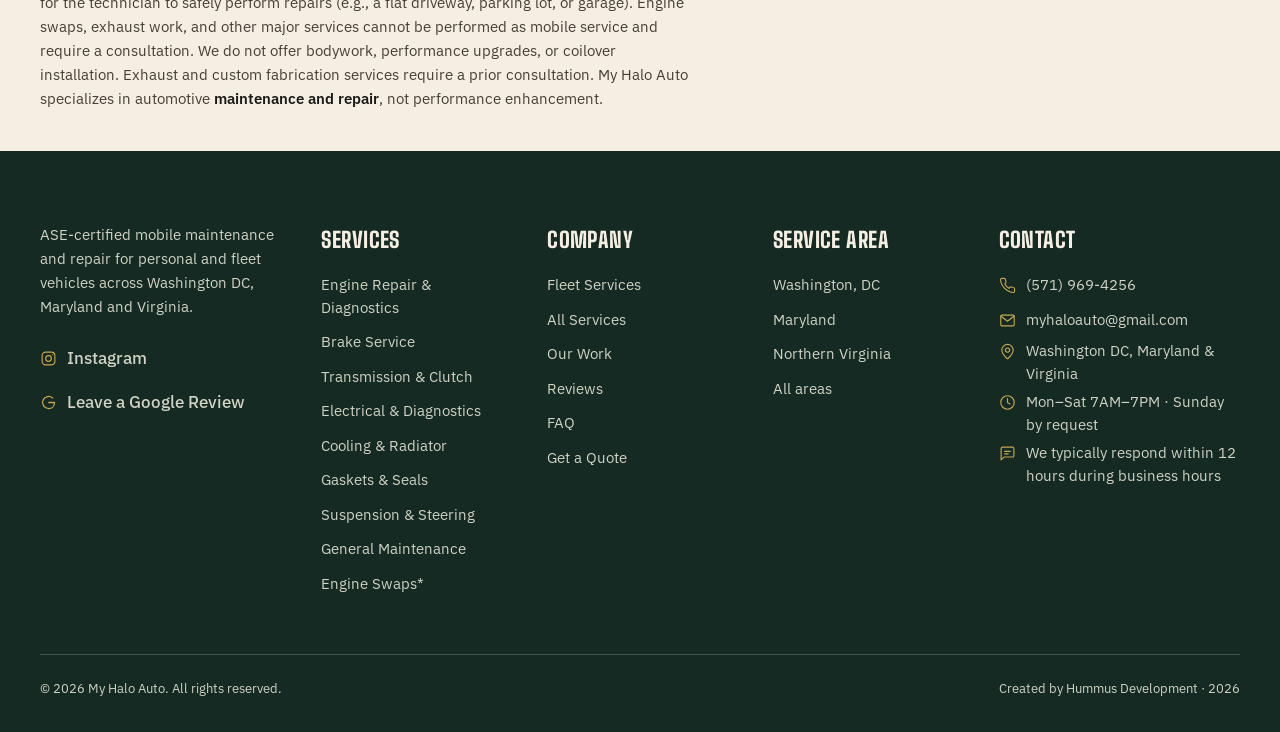
<file: services/gaskets-seals/index.html>
<!DOCTYPE html>
<html lang="en-US">
<head>
  <meta charset="UTF-8">
  <meta name="viewport" content="width=device-width, initial-scale=1.0, viewport-fit=cover">
  <title>Mobile Oil Leak &amp; Gasket Repair, DC/MD/VA | My Halo Auto</title>
  <meta name="description" content="Timing cover, valve cover and intake manifold gaskets plus rear main seal replacement. Oil leaks diagnosed and repaired at your location in DC, MD &amp; VA.">
  <meta name="robots" content="index, follow, max-image-preview:large, max-snippet:-1, max-video-preview:-1">
  <link rel="canonical" href="https://myhaloauto.com/services/gaskets-seals/">
  <link rel="preload" as="image" type="image/webp" href="/images/timing-cover-gasket-old-800.webp" fetchpriority="high">
  <meta name="theme-color" content="#F4EEE3">

  <link rel="icon" type="image/x-icon" href="/favicon.ico">
  <link rel="icon" type="image/png" sizes="32x32" href="/favicon-32x32.png">
  <link rel="icon" type="image/png" sizes="16x16" href="/favicon-16x16.png">
  <link rel="apple-touch-icon" sizes="180x180" href="/apple-touch-icon.png">

  <meta property="og:site_name" content="My Halo Auto">
  <meta property="og:title" content="Mobile Oil Leak &amp; Gasket Repair, DC/MD/VA | My Halo Auto">
  <meta property="og:description" content="Timing cover, valve cover and intake manifold gaskets plus rear main seal replacement. Oil leaks diagnosed and repaired at your location in DC, MD &amp; VA.">
  <meta property="og:type" content="website">
  <meta property="og:url" content="https://myhaloauto.com/services/gaskets-seals/">
  <meta property="og:image" content="https://myhaloauto.com/images/og/gaskets-seals.jpg">
  <meta property="og:image:width" content="1200">
  <meta property="og:image:height" content="630">
  <meta property="og:image:alt" content="Old timing cover gasket held next to a new timing cover gasket set">
  <meta property="og:locale" content="en_US">
  <meta name="twitter:card" content="summary_large_image">
  <meta name="twitter:title" content="Mobile Oil Leak &amp; Gasket Repair, DC/MD/VA | My Halo Auto">
  <meta name="twitter:description" content="Timing cover, valve cover and intake manifold gaskets plus rear main seal replacement. Oil leaks diagnosed and repaired at your location in DC, MD &amp; VA.">
  <meta name="twitter:image" content="https://myhaloauto.com/images/og/gaskets-seals.jpg">
  <meta name="twitter:image:alt" content="Old timing cover gasket held next to a new timing cover gasket set">

  <link rel="preconnect" href="https://fonts.googleapis.com">
  <link rel="preconnect" href="https://fonts.gstatic.com" crossorigin>
  <link rel="preload" as="style" href="https://fonts.googleapis.com/css2?family=Big+Shoulders:opsz,wght@10..72,700..800&family=IBM+Plex+Mono:wght@500&family=IBM+Plex+Sans:ital,wght@0,400;0,500;0,600;1,400&display=swap">
  <link href="https://fonts.googleapis.com/css2?family=Big+Shoulders:opsz,wght@10..72,700..800&family=IBM+Plex+Mono:wght@500&family=IBM+Plex+Sans:ital,wght@0,400;0,500;0,600;1,400&display=swap" rel="stylesheet" media="print" onload="this.media='all'">
  <noscript><link href="https://fonts.googleapis.com/css2?family=Big+Shoulders:opsz,wght@10..72,700..800&family=IBM+Plex+Mono:wght@500&family=IBM+Plex+Sans:ital,wght@0,400;0,500;0,600;1,400&display=swap" rel="stylesheet"></noscript>
  <link href="https://fonts.googleapis.com/css2?family=Big+Shoulders+Stencil:opsz,wght@10..72,800&text=0123456789&display=swap" rel="stylesheet" media="print" onload="this.media='all'">

  <link rel="stylesheet" href="/css/styles.css?v=12">
  <link rel="stylesheet" href="/css/pages.css?v=11">
  <script>document.documentElement.classList.add('js');</script>
  <!-- Structured data (schema.org) -->
  <script type="application/ld+json">
{
  "@context": "https://schema.org",
  "@graph": [
    {
      "@type": "AutoRepair",
      "@id": "https://myhaloauto.com/#business",
      "name": "My Halo Auto",
      "url": "https://myhaloauto.com/",
      "telephone": "+1-571-969-4256",
      "email": "myhaloauto@gmail.com",
      "logo": {
        "@id": "https://myhaloauto.com/#logo"
      },
      "image": [
        "https://myhaloauto.com/images/suv-driveway-service-hood-open-wide.jpeg",
        "https://myhaloauto.com/images/tacoma-parking-lot-service.jpeg"
      ],
      "description": "ASE-certified mobile auto maintenance and repair for personal and fleet vehicles in Washington DC, Maryland and Northern Virginia. Service is performed at the customer's location where there is adequate, safe workspace.",
      "address": {
        "@type": "PostalAddress",
        "addressCountry": "US"
      },
      "areaServed": [
        {
          "@type": "AdministrativeArea",
          "@id": "https://myhaloauto.com/#area-dc",
          "name": "Washington, DC",
          "sameAs": [
            "https://www.wikidata.org/wiki/Q61",
            "https://en.wikipedia.org/wiki/Washington,_D.C."
          ]
        },
        {
          "@type": "State",
          "@id": "https://myhaloauto.com/#area-md",
          "name": "Maryland",
          "sameAs": [
            "https://www.wikidata.org/wiki/Q1391",
            "https://en.wikipedia.org/wiki/Maryland"
          ]
        },
        {
          "@type": "State",
          "@id": "https://myhaloauto.com/#area-va",
          "name": "Virginia",
          "sameAs": [
            "https://www.wikidata.org/wiki/Q1370",
            "https://en.wikipedia.org/wiki/Virginia"
          ]
        }
      ],
      "hasMap": "https://www.google.com/maps?cid=9481235155550204168",
      "openingHoursSpecification": [
        {
          "@type": "OpeningHoursSpecification",
          "dayOfWeek": [
            "Monday",
            "Tuesday",
            "Wednesday",
            "Thursday",
            "Friday",
            "Saturday"
          ],
          "opens": "07:00",
          "closes": "19:00"
        }
      ],
      "contactPoint": {
        "@type": "ContactPoint",
        "contactType": "customer service",
        "telephone": "+1-571-969-4256",
        "email": "myhaloauto@gmail.com",
        "areaServed": [
          "US-DC",
          "US-MD",
          "US-VA"
        ],
        "hoursAvailable": {
          "@type": "OpeningHoursSpecification",
          "dayOfWeek": [
            "Monday",
            "Tuesday",
            "Wednesday",
            "Thursday",
            "Friday",
            "Saturday"
          ],
          "opens": "07:00",
          "closes": "19:00"
        }
      },
      "hasCredential": {
        "@type": "EducationalOccupationalCredential",
        "name": "ASE Certification",
        "credentialCategory": "certification",
        "recognizedBy": {
          "@type": "Organization",
          "name": "National Institute for Automotive Service Excellence (ASE)"
        }
      },
      "knowsAbout": [
        "Engine Repair & Diagnostics",
        "Brake Service",
        "Transmission & Clutch",
        "Electrical & Diagnostics",
        "Cooling & Radiator Service",
        "Gaskets & Seals",
        "Suspension & Steering",
        "General Maintenance",
        "Engine swaps",
        "Fleet vehicle maintenance"
      ],
      "sameAs": [
        "https://www.instagram.com/myhalo.auto/",
        "https://www.google.com/maps?cid=9481235155550204168"
      ],
      "hasOfferCatalog": {
        "@type": "OfferCatalog",
        "@id": "https://myhaloauto.com/services/#catalog",
        "name": "Mobile auto repair services",
        "url": "https://myhaloauto.com/services/"
      }
    },
    {
      "@type": "ImageObject",
      "@id": "https://myhaloauto.com/#logo",
      "url": "https://myhaloauto.com/images/logo-mark.png",
      "contentUrl": "https://myhaloauto.com/images/logo-mark.png",
      "width": 128,
      "height": 128,
      "caption": "My Halo Auto"
    },
    {
      "@type": "WebSite",
      "@id": "https://myhaloauto.com/#website",
      "url": "https://myhaloauto.com/",
      "name": "My Halo Auto",
      "publisher": {
        "@id": "https://myhaloauto.com/#business"
      },
      "inLanguage": "en-US"
    },
    {
      "@type": "WebPage",
      "@id": "https://myhaloauto.com/services/gaskets-seals/#webpage",
      "url": "https://myhaloauto.com/services/gaskets-seals/",
      "name": "Mobile Oil Leak & Gasket Repair, DC/MD/VA | My Halo Auto",
      "description": "Timing cover, valve cover and intake manifold gaskets plus rear main seal replacement. Oil leaks diagnosed and repaired at your location in DC, MD & VA.",
      "isPartOf": {
        "@id": "https://myhaloauto.com/#website"
      },
      "about": {
        "@id": "https://myhaloauto.com/#business"
      },
      "inLanguage": "en-US",
      "primaryImageOfPage": {
        "@type": "ImageObject",
        "url": "https://myhaloauto.com/images/timing-cover-gasket-old.jpeg",
        "width": 800,
        "height": 1066
      },
      "dateModified": "2026-10-01",
      "breadcrumb": {
        "@id": "https://myhaloauto.com/services/gaskets-seals/#breadcrumb"
      },
      "mainEntity": {
        "@id": "https://myhaloauto.com/services/gaskets-seals/#service"
      },
      "hasPart": {
        "@id": "https://myhaloauto.com/services/gaskets-seals/#faq"
      }
    },
    {
      "@type": "Service",
      "@id": "https://myhaloauto.com/services/gaskets-seals/#service",
      "name": "Mobile Oil Leak, Gasket & Seal Repair",
      "serviceType": "Gaskets & Seals",
      "url": "https://myhaloauto.com/services/gaskets-seals/",
      "description": "My Halo Auto provides mobile oil leak, gasket and seal repair across DC, Maryland and Virginia. An ASE-certified technician diagnoses oil leaks and replaces timing cover, valve cover and intake manifold gaskets and rear main seals, done right the first time.",
      "provider": {
        "@id": "https://myhaloauto.com/#business"
      },
      "areaServed": [
        {
          "@id": "https://myhaloauto.com/#area-dc"
        },
        {
          "@id": "https://myhaloauto.com/#area-md"
        },
        {
          "@id": "https://myhaloauto.com/#area-va"
        }
      ],
      "hasOfferCatalog": {
        "@type": "OfferCatalog",
        "name": "Gaskets & Seals",
        "itemListElement": [
          {
            "@type": "Offer",
            "itemOffered": {
              "@type": "Service",
              "name": "Timing cover gasket"
            }
          },
          {
            "@type": "Offer",
            "itemOffered": {
              "@type": "Service",
              "name": "Valve cover gasket"
            }
          },
          {
            "@type": "Offer",
            "itemOffered": {
              "@type": "Service",
              "name": "Intake manifold gasket"
            }
          },
          {
            "@type": "Offer",
            "itemOffered": {
              "@type": "Service",
              "name": "Rear main seal replacement"
            }
          }
        ]
      },
      "image": "https://myhaloauto.com/images/timing-cover-gasket-old.jpeg",
      "audience": {
        "@type": "Audience",
        "audienceType": "Owners of personal vehicles and company or fleet vehicles"
      },
      "availableChannel": {
        "@type": "ServiceChannel",
        "serviceUrl": "https://myhaloauto.com/?service=gaskets#contact",
        "servicePhone": {
          "@type": "ContactPoint",
          "telephone": "+1-571-969-4256"
        },
        "serviceSmsNumber": {
          "@type": "ContactPoint",
          "telephone": "+1-571-969-4256"
        }
      }
    },
    {
      "@type": "BreadcrumbList",
      "@id": "https://myhaloauto.com/services/gaskets-seals/#breadcrumb",
      "itemListElement": [
        {
          "@type": "ListItem",
          "position": 1,
          "name": "Home",
          "item": "https://myhaloauto.com/"
        },
        {
          "@type": "ListItem",
          "position": 2,
          "name": "Services",
          "item": "https://myhaloauto.com/services/"
        },
        {
          "@type": "ListItem",
          "position": 3,
          "name": "Gasket & Seal Repair",
          "item": "https://myhaloauto.com/services/gaskets-seals/"
        }
      ]
    },
    {
      "@type": "FAQPage",
      "@id": "https://myhaloauto.com/services/gaskets-seals/#faq",
      "url": "https://myhaloauto.com/services/gaskets-seals/",
      "isPartOf": {
        "@id": "https://myhaloauto.com/services/gaskets-seals/#webpage"
      },
      "mainEntity": [
        {
          "@type": "Question",
          "name": "Can you fix an oil leak at my location?",
          "acceptedAnswer": {
            "@type": "Answer",
            "text": "Yes. We diagnose oil leaks on-site and repair the leaking gasket or seal, including timing cover, valve cover and intake manifold gaskets, when there's adequate, safe workspace."
          }
        },
        {
          "@type": "Question",
          "name": "Which gaskets and seals do you replace?",
          "acceptedAnswer": {
            "@type": "Answer",
            "text": "Timing cover gaskets, valve cover gaskets, intake manifold gaskets and rear main seals."
          }
        },
        {
          "@type": "Question",
          "name": "Can a rear main seal be replaced on-site?",
          "acceptedAnswer": {
            "@type": "Answer",
            "text": "It depends on the vehicle and the workspace available. Describe the job when you request a quote and we'll work out the best arrangement."
          }
        },
        {
          "@type": "Question",
          "name": "Do you torque gaskets to spec?",
          "acceptedAnswer": {
            "@type": "Answer",
            "text": "Yes. Every fastener is torqued to the exact manufacturer specification using calibrated torque wrenches, following OEM repair procedures."
          }
        }
      ]
    }
  ]
}
  </script>
</head>
<body>
  <a class="skip-link" href="#main">Skip to content</a>
  <nav id="navbar" class="navbar" aria-label="Main">
    <div class="nav-container">
      <a href="/" class="nav-logo" aria-label="My Halo Auto, home">
        <img src="/images/logo-mark.png" alt="" class="nav-logo-img" width="40" height="40">
        <span class="logo-text">My Halo Auto</span>
      </a>
      <ul class="nav-menu" id="navMenu">
        <li><a href="/services/" class="nav-link" aria-current="page">Services</a></li>
        <li><a href="/fleet-services/" class="nav-link">Fleet</a></li>
        <li><a href="/#gallery" class="nav-link">Our Work</a></li>
        <li><a href="/#reviews" class="nav-link">Reviews</a></li>
        <li><a href="/#service-area" class="nav-link">Service Area</a></li>
        <li><a href="/#faq" class="nav-link">FAQ</a></li>
        <li class="nav-phone-item"><a href="tel:+15719694256" class="nav-phone"><svg class="ico" aria-hidden="true" focusable="false"><use href="/images/icons.svg#i-phone"></use></svg> (571) 969-4256</a></li>
        <li class="nav-cta-item"><a href="/#contact" class="nav-link cta-link">Get a Quote</a></li>
      </ul>
      <a href="tel:+15719694256" class="btn btn--call nav-call" aria-label="Call (571) 969-4256"><svg class="ico" aria-hidden="true" focusable="false"><use href="/images/icons.svg#i-phone"></use></svg><span>Call</span></a>
      <button class="hamburger" id="hamburger" type="button" aria-label="Open menu" aria-expanded="false" aria-controls="navMenu">
        <span class="bar"></span><span class="bar"></span><span class="bar"></span>
      </button>
    </div>
    <div class="nav-backdrop" id="navBackdrop"></div>
  </nav>

  <main id="main">

    <!-- Page hero -->
    <header class="page-hero" data-bg="paper">
      <div class="wrap page-hero__grid">
        <div class="page-hero__copy">
          <nav aria-label="Breadcrumb" class="breadcrumb"><ol><li><a href="/">Home</a></li><li><a href="/services/">Services</a></li><li aria-current="page">Gasket &amp; Seal Repair</li></ol></nav>
          <h1>Mobile Oil Leak, Gasket &amp; Seal Repair <span class="h1__where">in DC, Maryland &amp; Virginia</span></h1>
          <p class="lede">My Halo Auto provides mobile oil leak, gasket and seal repair across DC, Maryland and Virginia. An ASE-certified technician diagnoses oil leaks and replaces timing cover, valve cover and intake manifold gaskets and rear main seals, done right the first time.</p>
          <div class="page-hero__links">
            <div class="btn-row hero__cta">
              <a href="tel:+15719694256" class="btn btn--call"><svg class="ico" aria-hidden="true" focusable="false"><use href="/images/icons.svg#i-phone"></use></svg> Call (571) 969-4256</a>
              <a href="sms:+15719694256?body=Hi%2C%20I%20need%20a%20quote%20for%20a%20gasket%20or%20seal%20repair." class="btn btn--line"><svg class="ico" aria-hidden="true" focusable="false"><use href="/images/icons.svg#i-message"></use></svg> Text us</a>
            </div>
            <div><a href="/?service=gaskets#contact" class="textlink">Get an Oil Leak Quote <svg class="ico" aria-hidden="true" focusable="false"><use href="/images/icons.svg#i-arrow-right"></use></svg></a></div>
          </div>
          <p class="proof-line"><a href="/#reviews">5.0 on Google</a> &middot; ASE certified &middot; Mon&ndash;Sat 7AM&ndash;7PM</p>
        </div>
        <div class="page-hero__media bleed-r">
          <figure class="shot" data-reveal="door">
            <div class="shot__img"><picture><source type="image/webp" srcset="/images/timing-cover-gasket-old-800.webp"><img src="/images/timing-cover-gasket-old.jpeg" alt="Old timing cover gasket held next to a new timing cover gasket set" width="800" height="1066" fetchpriority="high" decoding="async" style="object-position:50% 60%"></picture></div>
            <figcaption class="tag" data-reveal="tag">Old timing cover gasket next to the new set</figcaption>
          </figure>
        </div>
      </div>
    </header>

    <!-- What's included -->
    <section class="sec" data-bg="sand" aria-labelledby="included-title">
      <div class="wrap">
        <div class="sec-head sec-head--wide">
          <h2 id="included-title" data-reveal>What Does Mobile Gasket &amp; Seal Repair Include?</h2>
          <p class="lede">Oil leak diagnosis and repair. Timing cover, valve cover, intake manifold, and rear main seal replacement.</p>
        </div>
        <ul class="inc-grid">
          <li data-reveal style="--d:0"><h3>Timing cover gasket</h3><p>Seals the timing cover to the front of the engine. The old gasket is removed and the cover is refitted with a new gasket, torqued to manufacturer specification.</p></li>
          <li data-reveal style="--d:1"><h3>Valve cover gasket</h3><p>Seals the valve cover to the top of the cylinder head. Replaced and torqued to manufacturer specification.</p></li>
          <li data-reveal style="--d:0"><h3>Intake manifold gasket</h3><p>Seals the intake manifold to the cylinder head. Replaced and torqued to manufacturer specification.</p></li>
          <li data-reveal style="--d:1"><h3>Rear main seal replacement</h3><p>Seals the rear of the crankshaft where it leaves the engine. The worn seal is replaced and surrounding fasteners are torqued to spec.</p></li>
        </ul>
      </div>
    </section>

    <!-- On-site -->
    <section class="sec" data-bg="paper" aria-labelledby="location-title">
      <div class="wrap split split--flip">
        <div class="split__media">
          <figure class="shot bleed-l loc__shot" data-reveal="door">
            <div class="shot__img" style="--ar:4/3"><picture><source type="image/webp" srcset="/images/timing-cover-gasket-compare-800.webp"><img src="/images/timing-cover-gasket-compare.jpeg" alt="Worn timing cover gasket with old sealant laid out for comparison" width="800" height="1066" loading="lazy" decoding="async" style="object-position:50% 45%"></picture></div>
            <figcaption class="tag" data-reveal="tag">Gasket wear comparison</figcaption>
          </figure>
        </div>
        <div class="split__text">
          <h2 id="location-title" data-reveal>Can Gasket &amp; Seal Repair Be Done at My Location?</h2>
          <p>Most gasket and seal work is done on-site when there's adequate, safe workspace. Whether a specific job, such as a rear main seal, can be done at your location depends on the job and the workspace. Describe it when you request a quote and we'll work out the best arrangement.</p>
          <p>Available across <a href="/washington-dc/">Washington, DC</a> (all four quadrants), <a href="/maryland/">Maryland</a> (Silver Spring, Bethesda, Rockville, College Park, Bowie, Laurel and more) and <a href="/northern-virginia/">Northern Virginia</a> (Arlington, Alexandria, Fairfax, Reston, Tysons, Manassas and more).</p>
          <p class="fine">Mobile service requires adequate workspace and a suitable area to work safely, such as a flat driveway, parking lot or garage.<a aria-label="See mobile service disclaimer" class="fn-ref" href="#disclaimer">*</a></p>
        </div>
      </div>
    </section>

    <!-- Common signs -->
    <section class="sec signs" data-bg="green" aria-labelledby="signs-title">
      <div class="wrap signs__grid">
        <div class="signs__head">
          <h2 id="signs-title" data-reveal>Common Signs You May Need Gasket or Seal Repair</h2>
          <p class="lede">These are common signs, not a diagnosis. The cause is confirmed with a hands-on diagnosis before any repair is recommended.</p>
        </div>
        <div class="signs__body" data-reveal>
          <ul class="ruled ruled--sheet">
            <li>Oil spots where you park</li>
            <li>Burning-oil smell after driving</li>
            <li>Oil on the outside of the engine</li>
            <li>Low oil level between changes</li>
            <li>Smoke from the engine bay</li>
          </ul>
          <p class="signs__more">Not sure? Describe what you're noticing when you <a href="/?service=gaskets#contact">request a quote</a>.</p>
        </div>
      </div>
    </section>

    <!-- Photo band -->
    <section class="photo-band" aria-label="Close-up from a real job">
      <img src="/images/band-timing-cover-gasket.jpg" srcset="/images/band-timing-cover-gasket-960.jpg 960w, /images/band-timing-cover-gasket.jpg 1920w" sizes="100vw" alt="Worn timing cover gasket with old sealant" width="1920" height="1080" loading="lazy" decoding="async" style="object-position:50% 50%">
    </section>

    <!-- Photos -->
    <section class="sec" data-bg="brass" aria-labelledby="photos-title">
      <div class="wrap">
        <div class="sec-head">
          <h2 id="photos-title" data-reveal>Photos from Our Work</h2>
        </div>
        <div class="work-sheet work-sheet--3">
          <figure data-reveal="door" style="--d:0">
            <div class="shot__img"><picture><source type="image/webp" srcset="/images/timing-cover-gasket-worn-800.webp"><img src="/images/timing-cover-gasket-worn.jpeg" alt="Worn timing cover gasket with old sealant" width="800" height="1066" loading="lazy" decoding="async" style="object-position:50% 50%"></picture></div>
            <figcaption class="cap">Worn timing cover gasket</figcaption>
          </figure>
          <figure data-reveal="door" style="--d:1">
            <div class="shot__img"><picture><source type="image/webp" srcset="/images/timing-cover-seal-800.webp"><img src="/images/timing-cover-seal.jpeg" alt="Timing cover with the front main seal bore exposed" width="800" height="1066" loading="lazy" decoding="async" style="object-position:50% 50%"></picture></div>
            <figcaption class="cap">Front main seal replacement</figcaption>
          </figure>
          <figure data-reveal="door" style="--d:2">
            <div class="shot__img"><picture><source type="image/webp" srcset="/images/water-pump-gaskets-new-vs-old-800.webp"><img src="/images/water-pump-gaskets-new-vs-old.jpeg" alt="New and old water pump gaskets laid side by side on an engine" width="800" height="1066" loading="lazy" decoding="async" style="object-position:50% 50%"></picture></div>
            <figcaption class="cap">Water pump gaskets, old vs new</figcaption>
          </figure>
        </div>
      </div>
    </section>

    <!-- Fleet line -->
    <section class="sec sec--tight fleet-line" data-bg="sage" aria-label="Fleet vehicles">
      <div class="wrap fleet-line__inner">
        <p class="fleet-line__text">Gasket and seal repair is available for personal vehicles and for company fleets: work vans, pickups, sedans and SUVs, serviced at your lot, yard or job site.</p>
        <a class="textlink" href="/fleet-services/">Fleet services <svg class="ico" aria-hidden="true" focusable="false"><use href="/images/icons.svg#i-arrow-right"></use></svg></a>
      </div>
    </section>

    <!-- FAQ -->
    <section class="sec" data-bg="sand" aria-labelledby="faq-title">
      <div class="wrap faq__grid">
        <div class="faq__side">
          <h2 id="faq-title" data-reveal>Gasket &amp; Seal Repair FAQ</h2>
          <p>Still have a question? Call or text <a href="tel:+15719694256">(571) 969-4256</a>.</p>
          <p class="fine">Last updated: October 2026</p>
        </div>
        <div class="faq__main">
          <div class="faq-list">
<div class="faq-item">
<h3 class="faq-q"><button aria-controls="faq-gaskets-seals-1" aria-expanded="false" class="faq-question" id="faq-gaskets-seals-1-q" type="button"><span>Can you fix an oil leak at my location?</span><span class="faq-mark" aria-hidden="true"></span></button></h3>
<div aria-labelledby="faq-gaskets-seals-1-q" class="faq-answer" id="faq-gaskets-seals-1" role="region"><div class="faq-answer__inner"><p>Yes. We diagnose oil leaks on-site and repair the leaking gasket or seal, including timing cover, valve cover and intake manifold gaskets, when there's adequate, safe workspace.</p></div></div>
</div>
<div class="faq-item">
<h3 class="faq-q"><button aria-controls="faq-gaskets-seals-2" aria-expanded="false" class="faq-question" id="faq-gaskets-seals-2-q" type="button"><span>Which gaskets and seals do you replace?</span><span class="faq-mark" aria-hidden="true"></span></button></h3>
<div aria-labelledby="faq-gaskets-seals-2-q" class="faq-answer" id="faq-gaskets-seals-2" role="region"><div class="faq-answer__inner"><p>Timing cover gaskets, valve cover gaskets, intake manifold gaskets and rear main seals.</p></div></div>
</div>
<div class="faq-item">
<h3 class="faq-q"><button aria-controls="faq-gaskets-seals-3" aria-expanded="false" class="faq-question" id="faq-gaskets-seals-3-q" type="button"><span>Can a rear main seal be replaced on-site?</span><span class="faq-mark" aria-hidden="true"></span></button></h3>
<div aria-labelledby="faq-gaskets-seals-3-q" class="faq-answer" id="faq-gaskets-seals-3" role="region"><div class="faq-answer__inner"><p>It depends on the vehicle and the workspace available. Describe the job when you request a quote and we'll work out the best arrangement.</p></div></div>
</div>
<div class="faq-item">
<h3 class="faq-q"><button aria-controls="faq-gaskets-seals-4" aria-expanded="false" class="faq-question" id="faq-gaskets-seals-4-q" type="button"><span>Do you torque gaskets to spec?</span><span class="faq-mark" aria-hidden="true"></span></button></h3>
<div aria-labelledby="faq-gaskets-seals-4-q" class="faq-answer" id="faq-gaskets-seals-4" role="region"><div class="faq-answer__inner"><p>Yes. Every fastener is torqued to the exact manufacturer specification using calibrated torque wrenches, following OEM repair procedures.</p></div></div>
</div>
</div>
        </div>
      </div>
    </section>

    <!-- Related -->
    <section class="sec" data-bg="paper" aria-labelledby="related-title">
      <div class="wrap">
        <div class="sec-head">
          <h2 id="related-title" data-reveal>Related Services</h2>
        </div>
        <div class="tiles">
          <a class="tile" href="/services/engine-repair/" data-reveal="door" style="--d:0">
            <div class="shot__img tile__img"><img src="/images/thumbs/mercedes-engine-bay-480.jpg" srcset="/images/thumbs/mercedes-engine-bay-480.jpg 480w, /images/mercedes-engine-bay.jpeg 900w" sizes="(min-width:600px) 31vw, 100vw" alt="" width="900" height="1200" loading="lazy" decoding="async"></div>
            <h3 class="tile__name">Engine Repair &amp; Diagnostics <svg class="ico tile__arrow" aria-hidden="true" focusable="false"><use href="/images/icons.svg#i-arrow-right"></use></svg></h3>
          </a>
          <a class="tile" href="/services/cooling-system/" data-reveal="door" style="--d:1">
            <div class="shot__img tile__img"><img src="/images/thumbs/radiator-leak-detail-480.jpg" srcset="/images/thumbs/radiator-leak-detail-480.jpg 480w, /images/radiator-leak-detail.jpeg 800w" sizes="(min-width:600px) 31vw, 100vw" alt="" width="800" height="1066" loading="lazy" decoding="async"></div>
            <h3 class="tile__name">Cooling &amp; Radiator <svg class="ico tile__arrow" aria-hidden="true" focusable="false"><use href="/images/icons.svg#i-arrow-right"></use></svg></h3>
          </a>
          <a class="tile" href="/services/maintenance/" data-reveal="door" style="--d:2">
            <div class="shot__img tile__img"><img src="/images/thumbs/tacoma-parking-lot-service-480.jpg" srcset="/images/thumbs/tacoma-parking-lot-service-480.jpg 480w, /images/tacoma-parking-lot-service.jpeg 1200w" sizes="(min-width:600px) 31vw, 100vw" alt="" width="1200" height="900" loading="lazy" decoding="async"></div>
            <h3 class="tile__name">General Maintenance <svg class="ico tile__arrow" aria-hidden="true" focusable="false"><use href="/images/icons.svg#i-arrow-right"></use></svg></h3>
          </a>
        </div>
        <p class="related__all"><a href="/services/" class="textlink">View all services <svg class="ico" aria-hidden="true" focusable="false"><use href="/images/icons.svg#i-arrow-right"></use></svg></a></p>
      </div>
    </section>

    <!-- Closing CTA -->
    <section class="sec closer" data-bg="gold" aria-labelledby="cta-band-title">
      <div class="wrap closer__grid">
        <div class="closer__text">
          <h2 id="cta-band-title" data-reveal>Get an Oil Leak Quote</h2>
          <p class="lede">Call or text (571) 969-4256 or use the form. Tell us your vehicle's year, make and model and what's going on.</p>
          <div class="btn-row">
            <a href="tel:+15719694256" class="btn btn--call"><svg class="ico" aria-hidden="true" focusable="false"><use href="/images/icons.svg#i-phone"></use></svg> Call (571) 969-4256</a>
            <a href="sms:+15719694256?body=Hi%2C%20I%20need%20a%20quote%20for%20a%20gasket%20or%20seal%20repair." class="btn btn--line"><svg class="ico" aria-hidden="true" focusable="false"><use href="/images/icons.svg#i-message"></use></svg> Text us</a>
            <a href="/?service=gaskets#contact" class="btn btn--line">Get an Oil Leak Quote</a>
          </div>
          <p class="closer__urgent">Stranded or need urgent repair? <a href="tel:+15719694256">Call us now</a>.</p>
        </div>
        <div class="closer__phone">
          <p class="contact__label">Call or text</p>
          <a href="tel:+15719694256" class="phone-big" data-reveal>(571) 969-4256</a>
        </div>
      </div>
    </section>

    <section class="footnote-section" data-bg="sage" aria-label="Mobile service disclaimer">
      <div class="wrap">
        <p class="footnote-text" id="disclaimer">
          <strong>*Mobile Service Disclaimer:</strong> Mobile service requires adequate workspace and a suitable area for the technician to safely perform repairs (e.g., a flat driveway, parking lot, or garage). Engine swaps, exhaust work, and other major services cannot be performed as mobile service and require a consultation. We do not offer bodywork, performance upgrades, or coilover installation. Exhaust and custom fabrication services require a prior consultation. My Halo Auto specializes in automotive <strong>maintenance and repair</strong>, not performance enhancement.
        </p>
      </div>
    </section>
  </main>

  <footer class="footer tone-deep" data-bg="forest">
    <div class="wrap">
      <div class="footer-grid">
        <div class="footer-brand">
          <p>ASE-certified mobile maintenance and repair for personal and fleet vehicles across Washington DC, Maryland and Virginia.</p>
          <div class="footer-socials">
            <a href="https://instagram.com/myhalo.auto" target="_blank" rel="noopener"><svg class="ico" aria-hidden="true" focusable="false"><use href="/images/icons.svg#i-instagram"></use></svg> Instagram</a>
            <a href="https://maps.app.goo.gl/rKe13m5ULv6c1C4z5?g_st=ic" target="_blank" rel="noopener"><svg class="ico" aria-hidden="true" focusable="false"><use href="/images/icons.svg#i-google"></use></svg> Leave a Google Review</a>
          </div>
        </div>
        <div class="footer-links">
          <p class="footer-title">Services</p>
          <ul>
            <li><a href="/services/engine-repair/">Engine Repair &amp; Diagnostics</a></li>
            <li><a href="/services/brake-repair/">Brake Service</a></li>
            <li><a href="/services/transmission-clutch/">Transmission &amp; Clutch</a></li>
            <li><a href="/services/electrical-diagnostics/">Electrical &amp; Diagnostics</a></li>
            <li><a href="/services/cooling-system/">Cooling &amp; Radiator</a></li>
            <li><a href="/services/gaskets-seals/">Gaskets &amp; Seals</a></li>
            <li><a href="/services/suspension-steering/">Suspension &amp; Steering</a></li>
            <li><a href="/services/maintenance/">General Maintenance</a></li>
            <li><a href="/services/#engine-swaps">Engine Swaps*</a></li>
          </ul>
        </div>
        <div class="footer-links">
          <p class="footer-title">Company</p>
          <ul>
            <li><a href="/fleet-services/">Fleet Services</a></li>
            <li><a href="/services/">All Services</a></li>
            <li><a href="/#gallery">Our Work</a></li>
            <li><a href="/#reviews">Reviews</a></li>
            <li><a href="/#faq">FAQ</a></li>
            <li><a href="/#contact">Get a Quote</a></li>
          </ul>
        </div>
        <div class="footer-links">
          <p class="footer-title">Service Area</p>
          <ul>
            <li><a href="/washington-dc/">Washington, DC</a></li>
            <li><a href="/maryland/">Maryland</a></li>
            <li><a href="/northern-virginia/">Northern Virginia</a></li>
            <li><a href="/#service-area">All areas</a></li>
          </ul>
        </div>
        <div class="footer-links">
          <p class="footer-title">Contact</p>
          <ul class="footer-contact">
            <li><a href="tel:+15719694256"><svg class="ico" aria-hidden="true" focusable="false"><use href="/images/icons.svg#i-phone"></use></svg> (571) 969-4256</a></li>
            <li><a href="mailto:myhaloauto@gmail.com"><svg class="ico" aria-hidden="true" focusable="false"><use href="/images/icons.svg#i-mail"></use></svg> myhaloauto@gmail.com</a></li>
            <li><svg class="ico" aria-hidden="true" focusable="false"><use href="/images/icons.svg#i-pin"></use></svg> Washington DC, Maryland &amp; Virginia</li>
            <li><svg class="ico" aria-hidden="true" focusable="false"><use href="/images/icons.svg#i-clock"></use></svg> Mon–Sat 7AM–7PM · Sunday by request</li>
            <li><svg class="ico" aria-hidden="true" focusable="false"><use href="/images/icons.svg#i-message"></use></svg> We typically respond within 12 hours during business hours</li>
          </ul>
        </div>
      </div>
      <div class="footer-bottom">
        <p>&copy; <span data-year>2026</span> My Halo Auto. All rights reserved.</p>
        <p class="credit">Created by Hummus Development &middot; 2026</p>
      </div>
    </div>
  </footer>

  <div class="action-bar" role="region" aria-label="Quick contact">
    <a href="tel:+15719694256" class="action-bar__btn action-bar__btn--call"><svg class="ico" aria-hidden="true" focusable="false"><use href="/images/icons.svg#i-phone"></use></svg><span>Call</span></a>
    <a href="sms:+15719694256?body=Hi%2C%20I%20need%20a%20quote%20for%20a%20gasket%20or%20seal%20repair." class="action-bar__btn action-bar__btn--text"><svg class="ico" aria-hidden="true" focusable="false"><use href="/images/icons.svg#i-message"></use></svg><span>Text</span></a>
    <a href="/?service=gaskets#contact" class="action-bar__btn action-bar__btn--quote"><svg class="ico" aria-hidden="true" focusable="false"><use href="/images/icons.svg#i-clipboard-check"></use></svg><span>Quote</span></a>
  </div>
  <button id="backToTop" class="back-to-top" type="button" aria-label="Back to top"><svg class="ico" aria-hidden="true" focusable="false"><use href="/images/icons.svg#i-chevron-up"></use></svg></button>
  <script src="/js/main.js?v=10" defer></script>
</body>
</html>
</file>
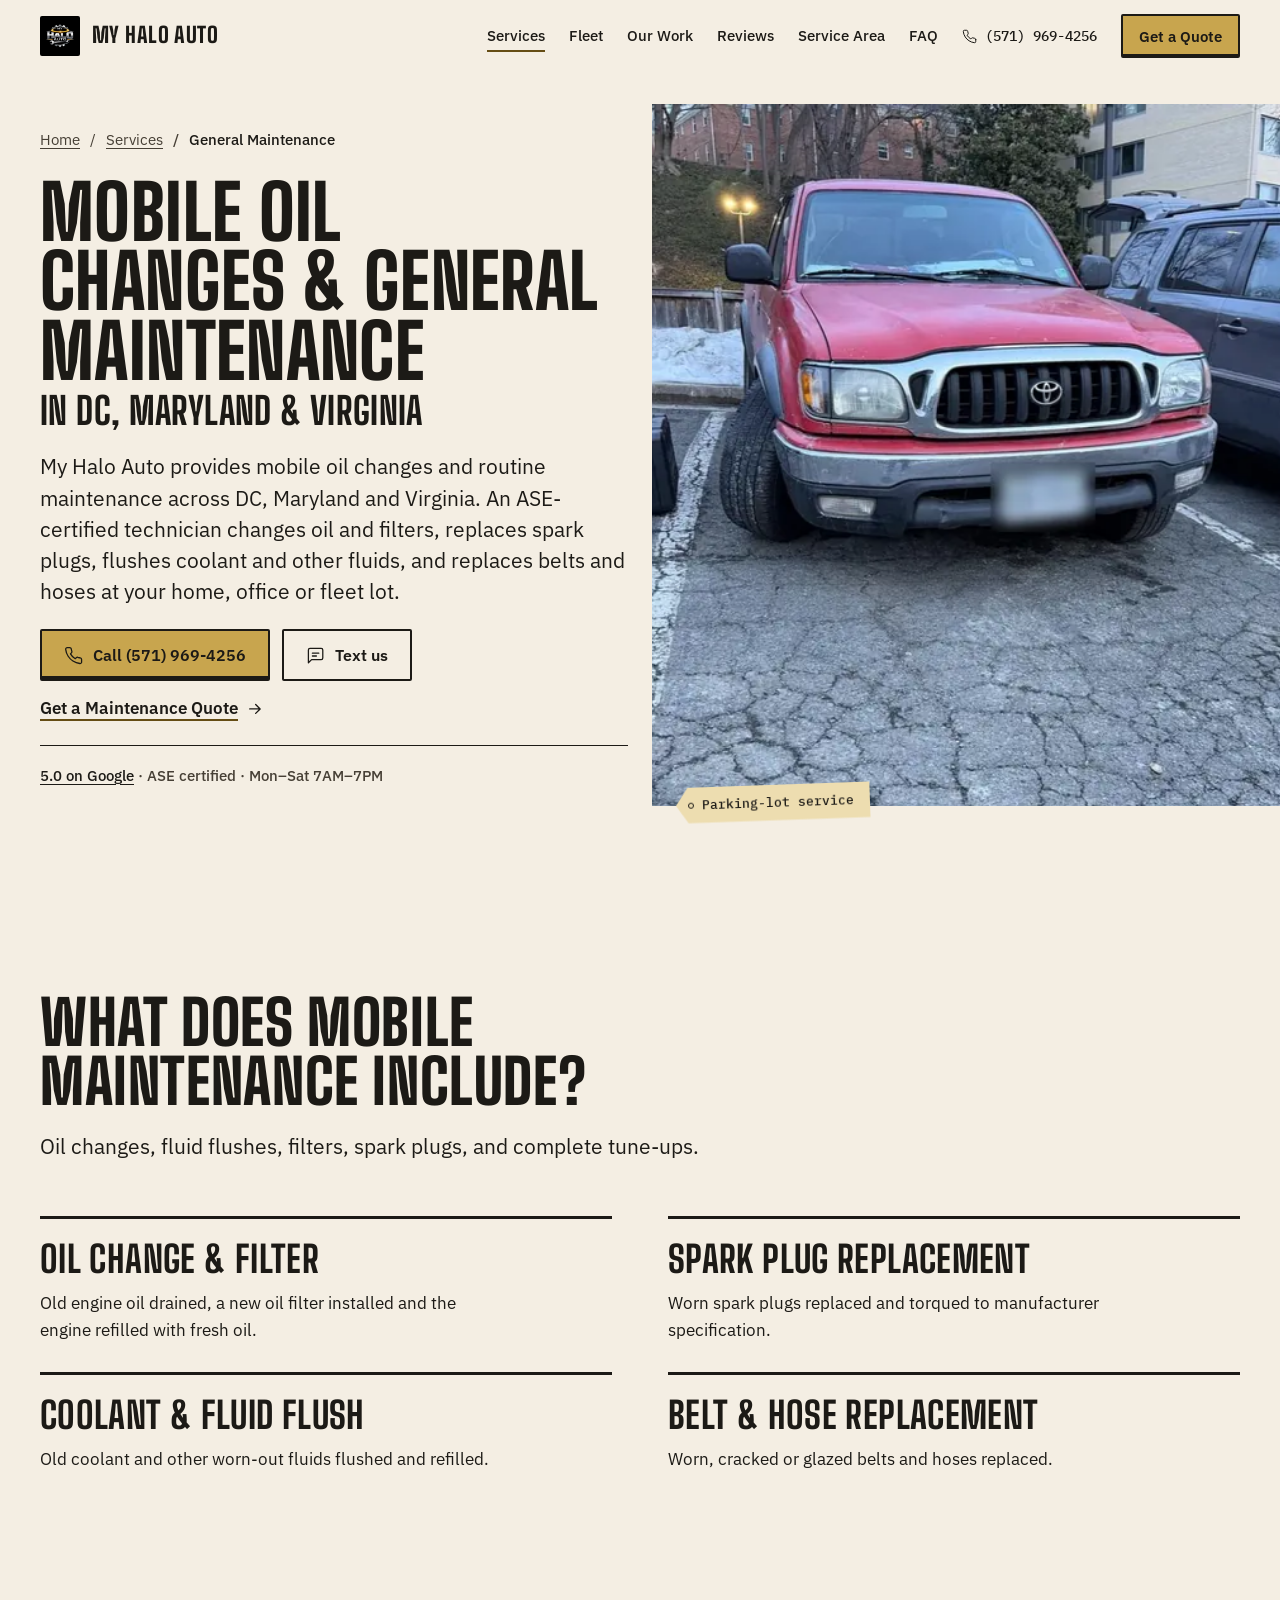
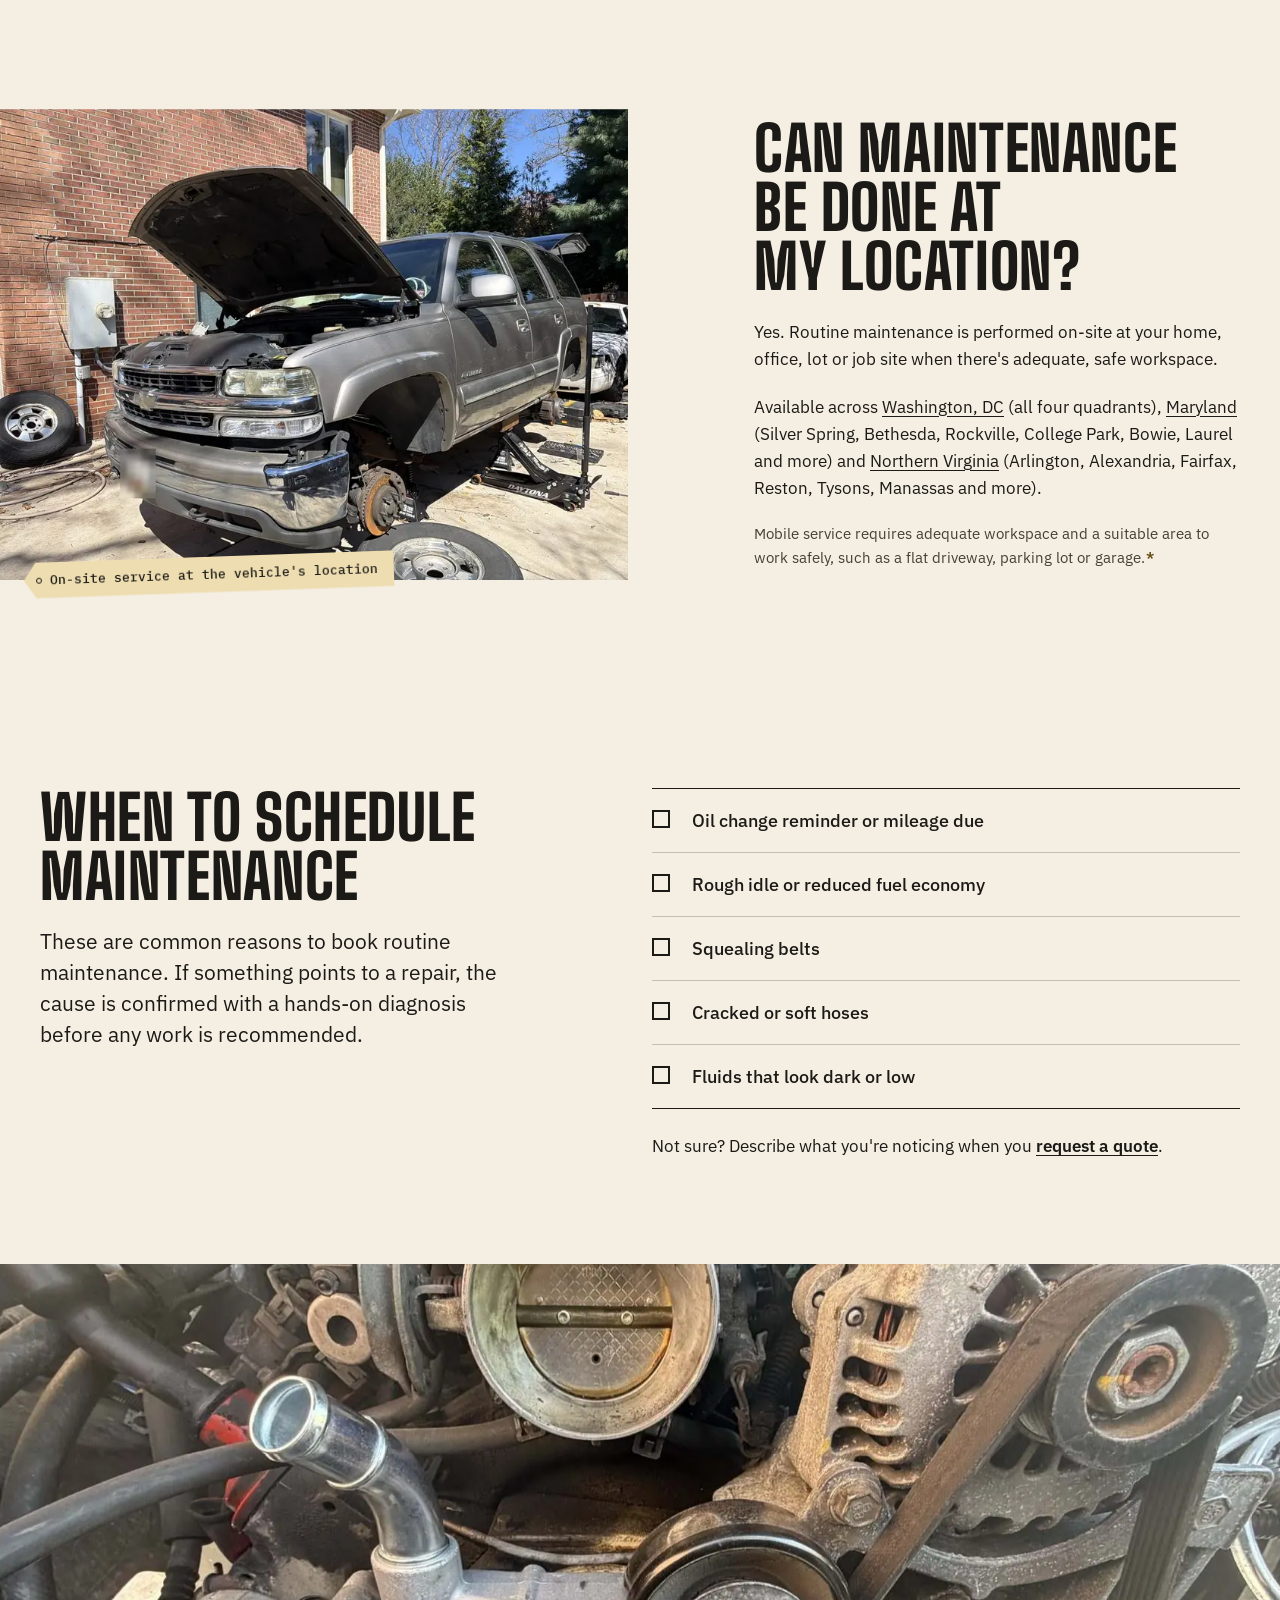
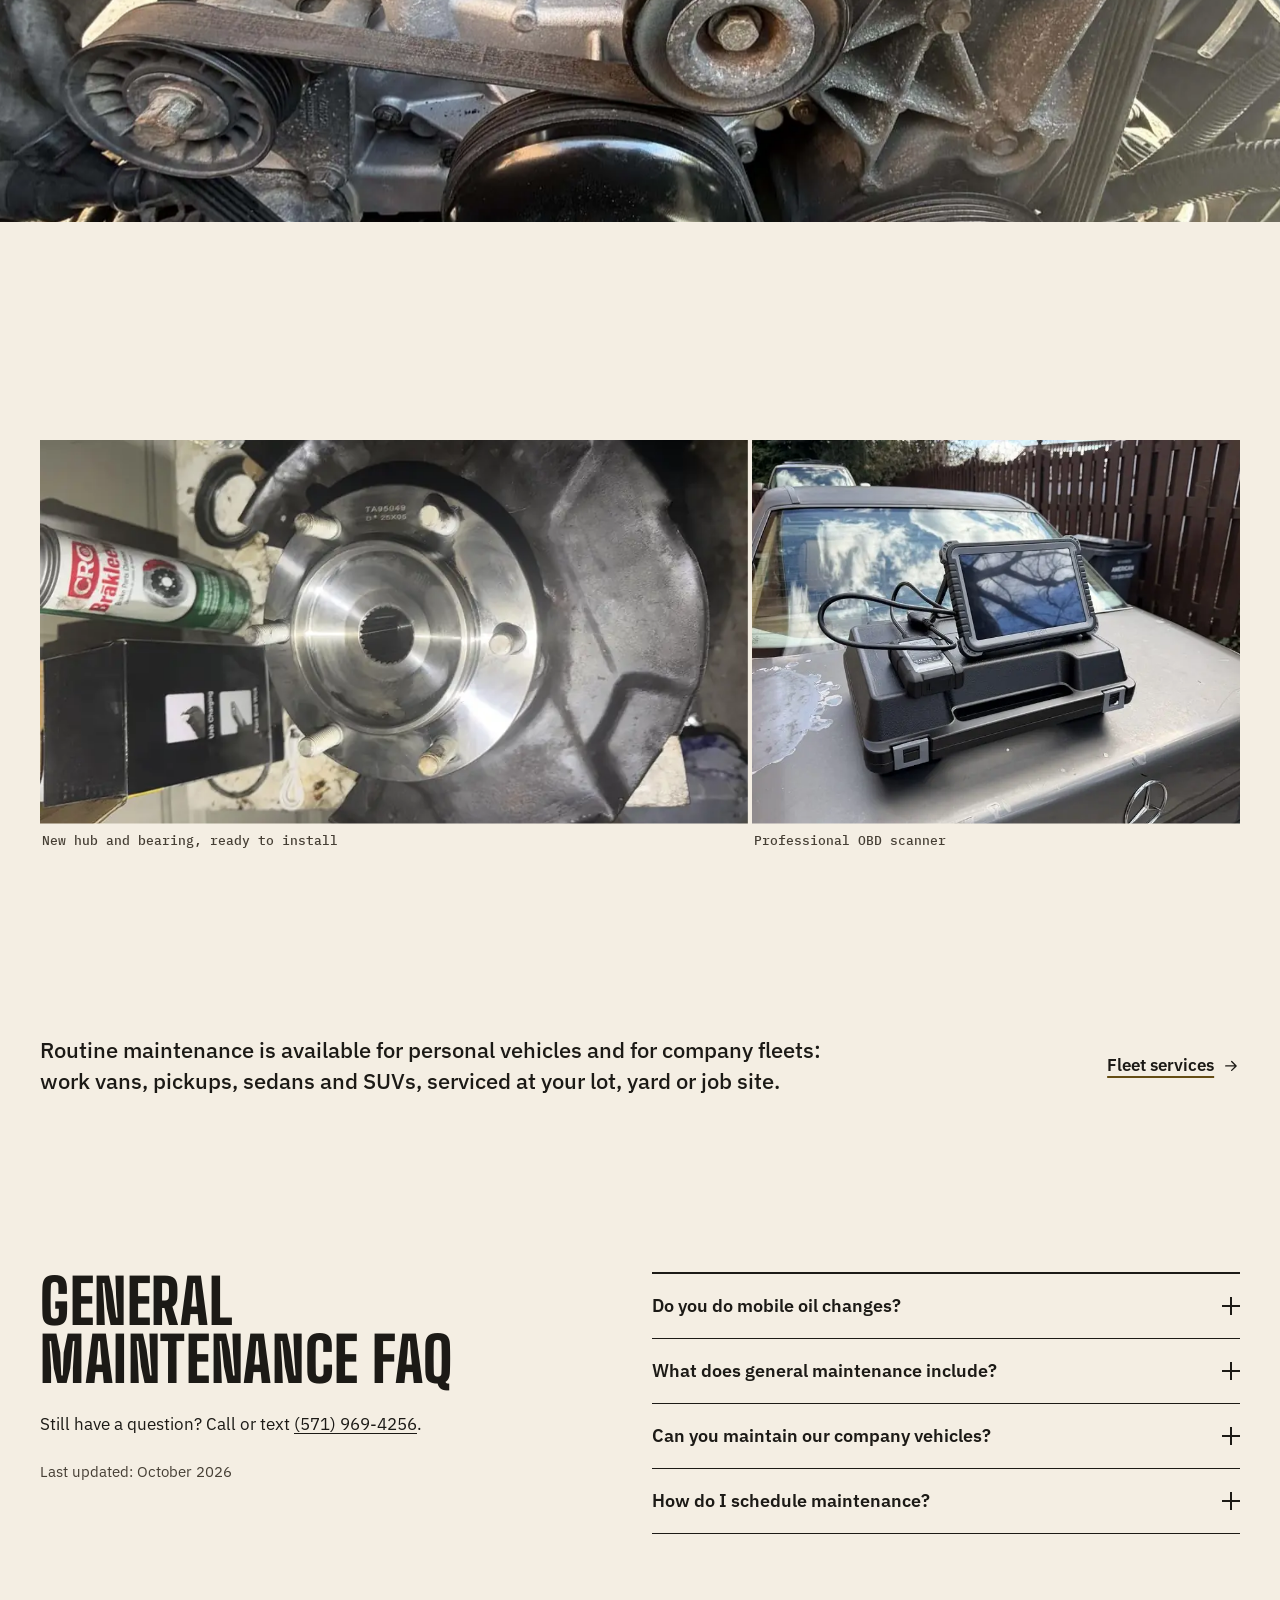
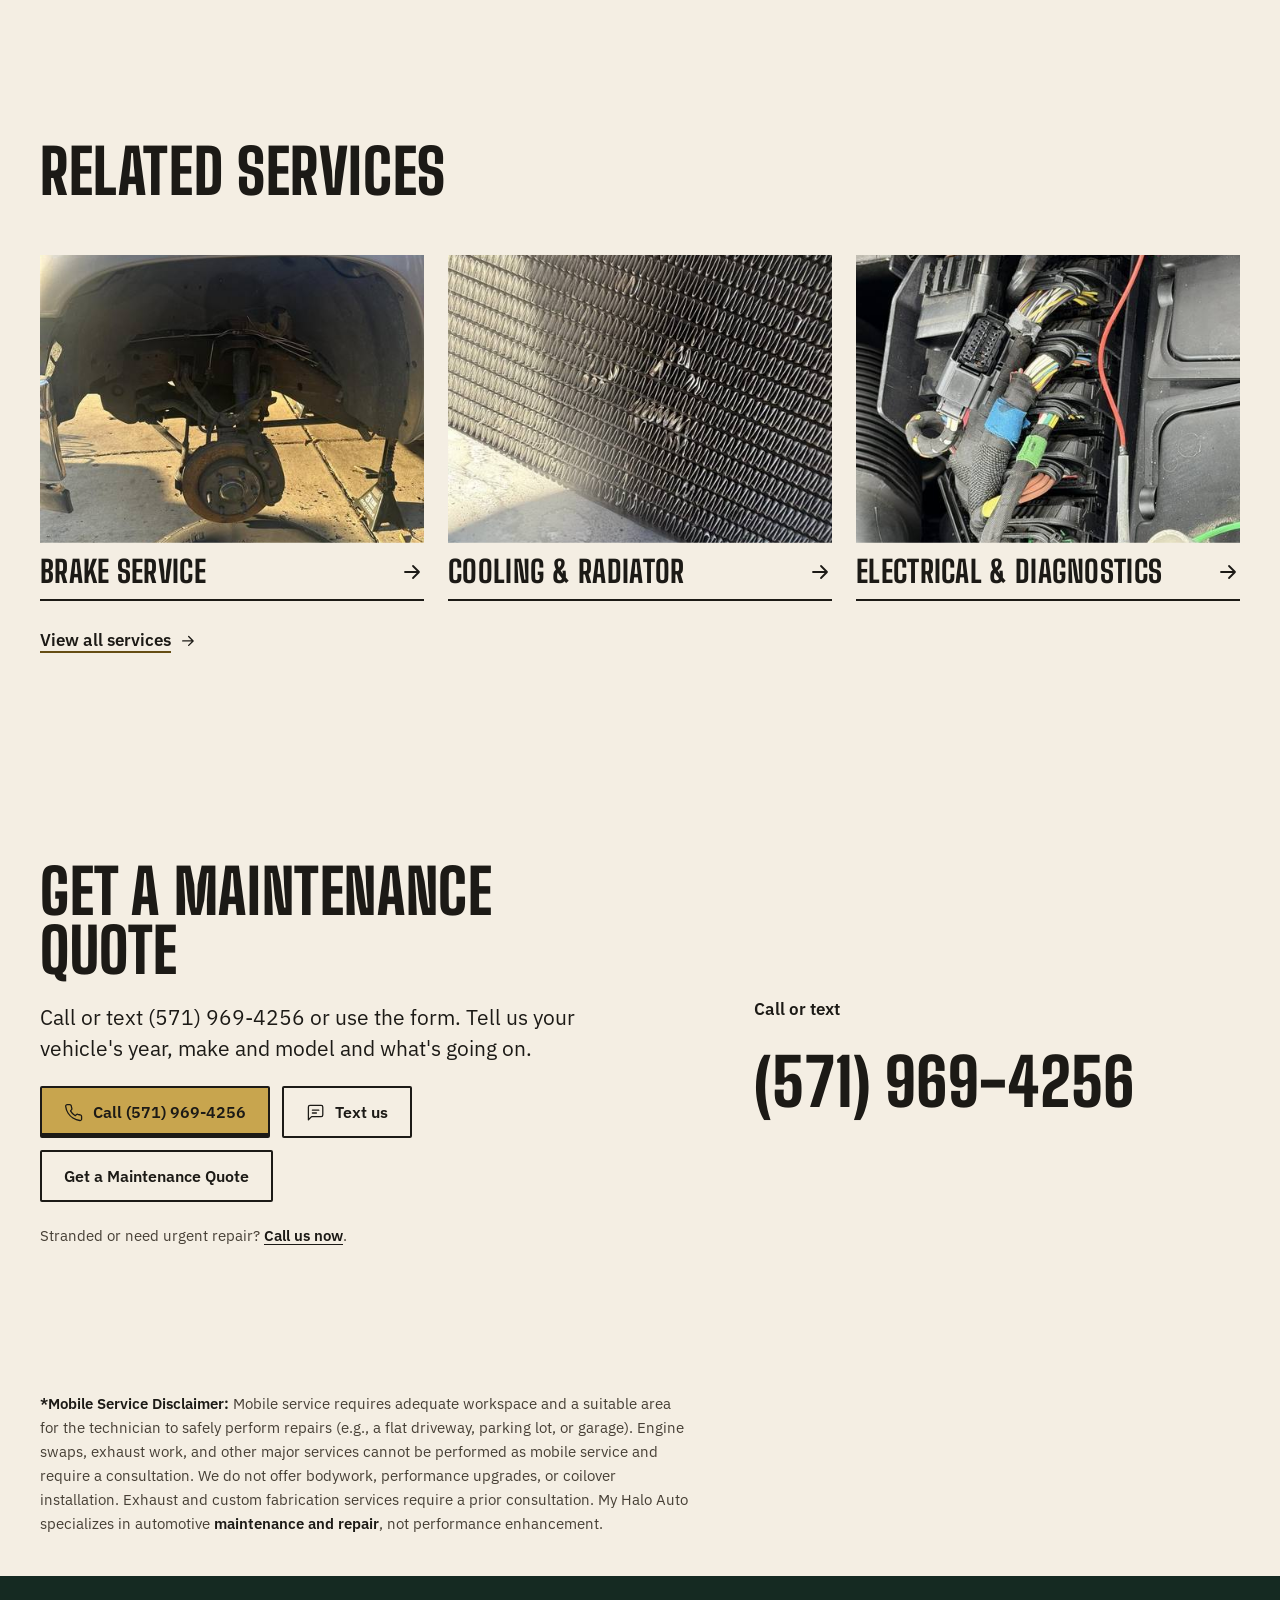
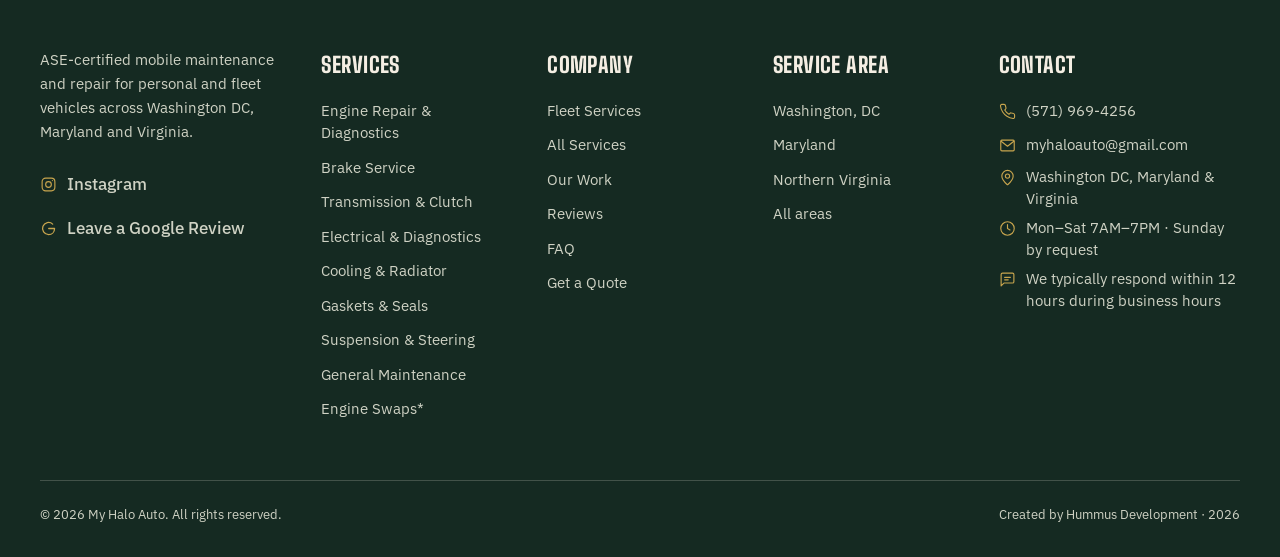
<file: services/maintenance/index.html>
<!DOCTYPE html>
<html lang="en-US">
<head>
  <meta charset="UTF-8">
  <meta name="viewport" content="width=device-width, initial-scale=1.0, viewport-fit=cover">
  <title>Mobile Oil Change &amp; Car Maintenance, DC/MD/VA | My Halo Auto</title>
  <meta name="description" content="Oil and filter changes, spark plugs, coolant and fluid flushes, belts and hoses: routine maintenance at your home, office or fleet lot in DC, MD &amp; VA.">
  <meta name="robots" content="index, follow, max-image-preview:large, max-snippet:-1, max-video-preview:-1">
  <link rel="canonical" href="https://myhaloauto.com/services/maintenance/">
  <link rel="preload" as="image" type="image/webp" imagesrcset="/images/tacoma-parking-lot-service-828.webp 828w, /images/tacoma-parking-lot-service-1200.webp 1200w" imagesizes="(min-width:1024px) 50vw, 100vw" fetchpriority="high">
  <meta name="theme-color" content="#F4EEE3">

  <link rel="icon" type="image/x-icon" href="/favicon.ico">
  <link rel="icon" type="image/png" sizes="32x32" href="/favicon-32x32.png">
  <link rel="icon" type="image/png" sizes="16x16" href="/favicon-16x16.png">
  <link rel="apple-touch-icon" sizes="180x180" href="/apple-touch-icon.png">

  <meta property="og:site_name" content="My Halo Auto">
  <meta property="og:title" content="Mobile Oil Change &amp; Car Maintenance, DC/MD/VA | My Halo Auto">
  <meta property="og:description" content="Oil and filter changes, spark plugs, coolant and fluid flushes, belts and hoses: routine maintenance at your home, office or fleet lot in DC, MD &amp; VA.">
  <meta property="og:type" content="website">
  <meta property="og:url" content="https://myhaloauto.com/services/maintenance/">
  <meta property="og:image" content="https://myhaloauto.com/images/og/maintenance.jpg">
  <meta property="og:image:width" content="1200">
  <meta property="og:image:height" content="630">
  <meta property="og:image:alt" content="Toyota Tacoma in a parking lot with a floor jack and tool case staged for on-site repair">
  <meta property="og:locale" content="en_US">
  <meta name="twitter:card" content="summary_large_image">
  <meta name="twitter:title" content="Mobile Oil Change &amp; Car Maintenance, DC/MD/VA | My Halo Auto">
  <meta name="twitter:description" content="Oil and filter changes, spark plugs, coolant and fluid flushes, belts and hoses: routine maintenance at your home, office or fleet lot in DC, MD &amp; VA.">
  <meta name="twitter:image" content="https://myhaloauto.com/images/og/maintenance.jpg">
  <meta name="twitter:image:alt" content="Toyota Tacoma in a parking lot with a floor jack and tool case staged for on-site repair">

  <link rel="preconnect" href="https://fonts.googleapis.com">
  <link rel="preconnect" href="https://fonts.gstatic.com" crossorigin>
  <link rel="preload" as="style" href="https://fonts.googleapis.com/css2?family=Big+Shoulders:opsz,wght@10..72,700..800&family=IBM+Plex+Mono:wght@500&family=IBM+Plex+Sans:ital,wght@0,400;0,500;0,600;1,400&display=swap">
  <link href="https://fonts.googleapis.com/css2?family=Big+Shoulders:opsz,wght@10..72,700..800&family=IBM+Plex+Mono:wght@500&family=IBM+Plex+Sans:ital,wght@0,400;0,500;0,600;1,400&display=swap" rel="stylesheet" media="print" onload="this.media='all'">
  <noscript><link href="https://fonts.googleapis.com/css2?family=Big+Shoulders:opsz,wght@10..72,700..800&family=IBM+Plex+Mono:wght@500&family=IBM+Plex+Sans:ital,wght@0,400;0,500;0,600;1,400&display=swap" rel="stylesheet"></noscript>
  <link href="https://fonts.googleapis.com/css2?family=Big+Shoulders+Stencil:opsz,wght@10..72,800&text=0123456789&display=swap" rel="stylesheet" media="print" onload="this.media='all'">

  <link rel="stylesheet" href="/css/styles.css?v=12">
  <link rel="stylesheet" href="/css/pages.css?v=11">
  <script>document.documentElement.classList.add('js');</script>
  <!-- Structured data (schema.org) -->
  <script type="application/ld+json">
{
  "@context": "https://schema.org",
  "@graph": [
    {
      "@type": "AutoRepair",
      "@id": "https://myhaloauto.com/#business",
      "name": "My Halo Auto",
      "url": "https://myhaloauto.com/",
      "telephone": "+1-571-969-4256",
      "email": "myhaloauto@gmail.com",
      "logo": {
        "@id": "https://myhaloauto.com/#logo"
      },
      "image": [
        "https://myhaloauto.com/images/suv-driveway-service-hood-open-wide.jpeg",
        "https://myhaloauto.com/images/tacoma-parking-lot-service.jpeg"
      ],
      "description": "ASE-certified mobile auto maintenance and repair for personal and fleet vehicles in Washington DC, Maryland and Northern Virginia. Service is performed at the customer's location where there is adequate, safe workspace.",
      "address": {
        "@type": "PostalAddress",
        "addressCountry": "US"
      },
      "areaServed": [
        {
          "@type": "AdministrativeArea",
          "@id": "https://myhaloauto.com/#area-dc",
          "name": "Washington, DC",
          "sameAs": [
            "https://www.wikidata.org/wiki/Q61",
            "https://en.wikipedia.org/wiki/Washington,_D.C."
          ]
        },
        {
          "@type": "State",
          "@id": "https://myhaloauto.com/#area-md",
          "name": "Maryland",
          "sameAs": [
            "https://www.wikidata.org/wiki/Q1391",
            "https://en.wikipedia.org/wiki/Maryland"
          ]
        },
        {
          "@type": "State",
          "@id": "https://myhaloauto.com/#area-va",
          "name": "Virginia",
          "sameAs": [
            "https://www.wikidata.org/wiki/Q1370",
            "https://en.wikipedia.org/wiki/Virginia"
          ]
        }
      ],
      "hasMap": "https://www.google.com/maps?cid=9481235155550204168",
      "openingHoursSpecification": [
        {
          "@type": "OpeningHoursSpecification",
          "dayOfWeek": [
            "Monday",
            "Tuesday",
            "Wednesday",
            "Thursday",
            "Friday",
            "Saturday"
          ],
          "opens": "07:00",
          "closes": "19:00"
        }
      ],
      "contactPoint": {
        "@type": "ContactPoint",
        "contactType": "customer service",
        "telephone": "+1-571-969-4256",
        "email": "myhaloauto@gmail.com",
        "areaServed": [
          "US-DC",
          "US-MD",
          "US-VA"
        ],
        "hoursAvailable": {
          "@type": "OpeningHoursSpecification",
          "dayOfWeek": [
            "Monday",
            "Tuesday",
            "Wednesday",
            "Thursday",
            "Friday",
            "Saturday"
          ],
          "opens": "07:00",
          "closes": "19:00"
        }
      },
      "hasCredential": {
        "@type": "EducationalOccupationalCredential",
        "name": "ASE Certification",
        "credentialCategory": "certification",
        "recognizedBy": {
          "@type": "Organization",
          "name": "National Institute for Automotive Service Excellence (ASE)"
        }
      },
      "knowsAbout": [
        "Engine Repair & Diagnostics",
        "Brake Service",
        "Transmission & Clutch",
        "Electrical & Diagnostics",
        "Cooling & Radiator Service",
        "Gaskets & Seals",
        "Suspension & Steering",
        "General Maintenance",
        "Engine swaps",
        "Fleet vehicle maintenance"
      ],
      "sameAs": [
        "https://www.instagram.com/myhalo.auto/",
        "https://www.google.com/maps?cid=9481235155550204168"
      ],
      "hasOfferCatalog": {
        "@type": "OfferCatalog",
        "@id": "https://myhaloauto.com/services/#catalog",
        "name": "Mobile auto repair services",
        "url": "https://myhaloauto.com/services/"
      }
    },
    {
      "@type": "ImageObject",
      "@id": "https://myhaloauto.com/#logo",
      "url": "https://myhaloauto.com/images/logo-mark.png",
      "contentUrl": "https://myhaloauto.com/images/logo-mark.png",
      "width": 128,
      "height": 128,
      "caption": "My Halo Auto"
    },
    {
      "@type": "WebSite",
      "@id": "https://myhaloauto.com/#website",
      "url": "https://myhaloauto.com/",
      "name": "My Halo Auto",
      "publisher": {
        "@id": "https://myhaloauto.com/#business"
      },
      "inLanguage": "en-US"
    },
    {
      "@type": "WebPage",
      "@id": "https://myhaloauto.com/services/maintenance/#webpage",
      "url": "https://myhaloauto.com/services/maintenance/",
      "name": "Mobile Oil Change & Car Maintenance, DC/MD/VA | My Halo Auto",
      "description": "Oil and filter changes, spark plugs, coolant and fluid flushes, belts and hoses: routine maintenance at your home, office or fleet lot in DC, MD & VA.",
      "isPartOf": {
        "@id": "https://myhaloauto.com/#website"
      },
      "about": {
        "@id": "https://myhaloauto.com/#business"
      },
      "inLanguage": "en-US",
      "primaryImageOfPage": {
        "@type": "ImageObject",
        "url": "https://myhaloauto.com/images/tacoma-parking-lot-service.jpeg",
        "width": 1200,
        "height": 900
      },
      "dateModified": "2026-10-01",
      "breadcrumb": {
        "@id": "https://myhaloauto.com/services/maintenance/#breadcrumb"
      },
      "mainEntity": {
        "@id": "https://myhaloauto.com/services/maintenance/#service"
      },
      "hasPart": {
        "@id": "https://myhaloauto.com/services/maintenance/#faq"
      }
    },
    {
      "@type": "Service",
      "@id": "https://myhaloauto.com/services/maintenance/#service",
      "name": "Mobile Oil Changes & General Maintenance",
      "serviceType": "General Maintenance",
      "url": "https://myhaloauto.com/services/maintenance/",
      "description": "My Halo Auto provides mobile oil changes and routine maintenance across DC, Maryland and Virginia. An ASE-certified technician changes oil and filters, replaces spark plugs, flushes coolant and other fluids, and replaces belts and hoses at your home, office or fleet lot.",
      "provider": {
        "@id": "https://myhaloauto.com/#business"
      },
      "areaServed": [
        {
          "@id": "https://myhaloauto.com/#area-dc"
        },
        {
          "@id": "https://myhaloauto.com/#area-md"
        },
        {
          "@id": "https://myhaloauto.com/#area-va"
        }
      ],
      "hasOfferCatalog": {
        "@type": "OfferCatalog",
        "name": "General Maintenance",
        "itemListElement": [
          {
            "@type": "Offer",
            "itemOffered": {
              "@type": "Service",
              "name": "Oil change & filter"
            }
          },
          {
            "@type": "Offer",
            "itemOffered": {
              "@type": "Service",
              "name": "Spark plug replacement"
            }
          },
          {
            "@type": "Offer",
            "itemOffered": {
              "@type": "Service",
              "name": "Coolant & fluid flush"
            }
          },
          {
            "@type": "Offer",
            "itemOffered": {
              "@type": "Service",
              "name": "Belt & hose replacement"
            }
          }
        ]
      },
      "image": "https://myhaloauto.com/images/tacoma-parking-lot-service.jpeg",
      "audience": {
        "@type": "Audience",
        "audienceType": "Owners of personal vehicles and company or fleet vehicles"
      },
      "availableChannel": {
        "@type": "ServiceChannel",
        "serviceUrl": "https://myhaloauto.com/?service=maintenance#contact",
        "servicePhone": {
          "@type": "ContactPoint",
          "telephone": "+1-571-969-4256"
        },
        "serviceSmsNumber": {
          "@type": "ContactPoint",
          "telephone": "+1-571-969-4256"
        }
      }
    },
    {
      "@type": "BreadcrumbList",
      "@id": "https://myhaloauto.com/services/maintenance/#breadcrumb",
      "itemListElement": [
        {
          "@type": "ListItem",
          "position": 1,
          "name": "Home",
          "item": "https://myhaloauto.com/"
        },
        {
          "@type": "ListItem",
          "position": 2,
          "name": "Services",
          "item": "https://myhaloauto.com/services/"
        },
        {
          "@type": "ListItem",
          "position": 3,
          "name": "General Maintenance",
          "item": "https://myhaloauto.com/services/maintenance/"
        }
      ]
    },
    {
      "@type": "FAQPage",
      "@id": "https://myhaloauto.com/services/maintenance/#faq",
      "url": "https://myhaloauto.com/services/maintenance/",
      "isPartOf": {
        "@id": "https://myhaloauto.com/services/maintenance/#webpage"
      },
      "mainEntity": [
        {
          "@type": "Question",
          "name": "Do you do mobile oil changes?",
          "acceptedAnswer": {
            "@type": "Answer",
            "text": "Yes. Oil and filter changes are part of our general maintenance, done at your home, office or lot anywhere in our DC, Maryland and Virginia service area."
          }
        },
        {
          "@type": "Question",
          "name": "What does general maintenance include?",
          "acceptedAnswer": {
            "@type": "Answer",
            "text": "Oil and filter changes, spark plug replacement, coolant and fluid flushes, and belt and hose replacement."
          }
        },
        {
          "@type": "Question",
          "name": "Can you maintain our company vehicles?",
          "acceptedAnswer": {
            "@type": "Answer",
            "text": "Yes. Routine maintenance is available for company and fleet vehicles, including work vans, pickups, sedans and SUVs, at your lot, yard or job site, scheduled with your fleet manager and invoiced per vehicle."
          }
        },
        {
          "@type": "Question",
          "name": "How do I schedule maintenance?",
          "acceptedAnswer": {
            "@type": "Answer",
            "text": "Call or text (571) 969-4256 or use the contact form. We're available Monday through Saturday, 7AM to 7PM, with Sunday appointments by request, and we typically respond within 12 hours during business hours."
          }
        }
      ]
    }
  ]
}
  </script>
</head>
<body>
  <a class="skip-link" href="#main">Skip to content</a>
  <nav id="navbar" class="navbar" aria-label="Main">
    <div class="nav-container">
      <a href="/" class="nav-logo" aria-label="My Halo Auto, home">
        <img src="/images/logo-mark.png" alt="" class="nav-logo-img" width="40" height="40">
        <span class="logo-text">My Halo Auto</span>
      </a>
      <ul class="nav-menu" id="navMenu">
        <li><a href="/services/" class="nav-link" aria-current="page">Services</a></li>
        <li><a href="/fleet-services/" class="nav-link">Fleet</a></li>
        <li><a href="/#gallery" class="nav-link">Our Work</a></li>
        <li><a href="/#reviews" class="nav-link">Reviews</a></li>
        <li><a href="/#service-area" class="nav-link">Service Area</a></li>
        <li><a href="/#faq" class="nav-link">FAQ</a></li>
        <li class="nav-phone-item"><a href="tel:+15719694256" class="nav-phone"><svg class="ico" aria-hidden="true" focusable="false"><use href="/images/icons.svg#i-phone"></use></svg> (571) 969-4256</a></li>
        <li class="nav-cta-item"><a href="/#contact" class="nav-link cta-link">Get a Quote</a></li>
      </ul>
      <a href="tel:+15719694256" class="btn btn--call nav-call" aria-label="Call (571) 969-4256"><svg class="ico" aria-hidden="true" focusable="false"><use href="/images/icons.svg#i-phone"></use></svg><span>Call</span></a>
      <button class="hamburger" id="hamburger" type="button" aria-label="Open menu" aria-expanded="false" aria-controls="navMenu">
        <span class="bar"></span><span class="bar"></span><span class="bar"></span>
      </button>
    </div>
    <div class="nav-backdrop" id="navBackdrop"></div>
  </nav>

  <main id="main">

    <!-- Page hero -->
    <header class="page-hero" data-bg="paper">
      <div class="wrap page-hero__grid">
        <div class="page-hero__copy">
          <nav aria-label="Breadcrumb" class="breadcrumb"><ol><li><a href="/">Home</a></li><li><a href="/services/">Services</a></li><li aria-current="page">General Maintenance</li></ol></nav>
          <h1>Mobile Oil Changes &amp; General Maintenance <span class="h1__where">in DC, Maryland &amp; Virginia</span></h1>
          <p class="lede">My Halo Auto provides mobile oil changes and routine maintenance across DC, Maryland and Virginia. An ASE-certified technician changes oil and filters, replaces spark plugs, flushes coolant and other fluids, and replaces belts and hoses at your home, office or fleet lot.</p>
          <div class="page-hero__links">
            <div class="btn-row hero__cta">
              <a href="tel:+15719694256" class="btn btn--call"><svg class="ico" aria-hidden="true" focusable="false"><use href="/images/icons.svg#i-phone"></use></svg> Call (571) 969-4256</a>
              <a href="sms:+15719694256?body=Hi%2C%20I%20need%20a%20quote%20for%20maintenance." class="btn btn--line"><svg class="ico" aria-hidden="true" focusable="false"><use href="/images/icons.svg#i-message"></use></svg> Text us</a>
            </div>
            <div><a href="/?service=maintenance#contact" class="textlink">Get a Maintenance Quote <svg class="ico" aria-hidden="true" focusable="false"><use href="/images/icons.svg#i-arrow-right"></use></svg></a></div>
          </div>
          <p class="proof-line"><a href="/#reviews">5.0 on Google</a> &middot; ASE certified &middot; Mon&ndash;Sat 7AM&ndash;7PM</p>
        </div>
        <div class="page-hero__media bleed-r">
          <figure class="shot" data-reveal="door">
            <div class="shot__img"><picture><source type="image/webp" srcset="/images/tacoma-parking-lot-service-828.webp 828w, /images/tacoma-parking-lot-service-1200.webp 1200w" sizes="(min-width:1024px) 50vw, 100vw"><img sizes="(min-width:1024px) 50vw, 100vw" srcset="/images/tacoma-parking-lot-service-828.jpg 828w, /images/tacoma-parking-lot-service.jpeg 1200w" src="/images/tacoma-parking-lot-service-828.jpg" alt="Toyota Tacoma in a parking lot with a floor jack and tool case staged for on-site repair" width="1200" height="900" fetchpriority="high" decoding="async" style="object-position:50% 60%"></picture></div>
            <figcaption class="tag" data-reveal="tag">Parking-lot service</figcaption>
          </figure>
        </div>
      </div>
    </header>

    <!-- What's included -->
    <section class="sec" data-bg="sand" aria-labelledby="included-title">
      <div class="wrap">
        <div class="sec-head sec-head--wide">
          <h2 id="included-title" data-reveal>What Does Mobile Maintenance Include?</h2>
          <p class="lede">Oil changes, fluid flushes, filters, spark plugs, and complete tune-ups.</p>
        </div>
        <ul class="inc-grid">
          <li data-reveal style="--d:0"><h3>Oil change &amp; filter</h3><p>Old engine oil drained, a new oil filter installed and the engine refilled with fresh oil.</p></li>
          <li data-reveal style="--d:1"><h3>Spark plug replacement</h3><p>Worn spark plugs replaced and torqued to manufacturer specification.</p></li>
          <li data-reveal style="--d:0"><h3>Coolant &amp; fluid flush</h3><p>Old coolant and other worn-out fluids flushed and refilled.</p></li>
          <li data-reveal style="--d:1"><h3>Belt &amp; hose replacement</h3><p>Worn, cracked or glazed belts and hoses replaced.</p></li>
        </ul>
      </div>
    </section>

    <!-- On-site -->
    <section class="sec" data-bg="paper" aria-labelledby="location-title">
      <div class="wrap split split--flip">
        <div class="split__media">
          <figure class="shot bleed-l loc__shot" data-reveal="door">
            <div class="shot__img" style="--ar:4/3"><picture><source type="image/webp" srcset="/images/suv-driveway-service-hood-open-828.webp 828w, /images/suv-driveway-service-hood-open-1200.webp 1200w" sizes="(min-width:1024px) 50vw, 100vw"><img sizes="(min-width:1024px) 50vw, 100vw" srcset="/images/suv-driveway-service-hood-open-828.jpg 828w, /images/suv-driveway-service-hood-open.jpeg 1200w" src="/images/suv-driveway-service-hood-open-828.jpg" alt="Chevrolet SUV in a driveway with the hood open and a front wheel removed for on-site service" width="1200" height="900" loading="lazy" decoding="async" style="object-position:45% 55%"></picture></div>
            <figcaption class="tag" data-reveal="tag">On-site service at the vehicle's location</figcaption>
          </figure>
        </div>
        <div class="split__text">
          <h2 id="location-title" data-reveal>Can Maintenance Be Done at My Location?</h2>
          <p>Yes. Routine maintenance is performed on-site at your home, office, lot or job site when there's adequate, safe workspace.</p>
          <p>Available across <a href="/washington-dc/">Washington, DC</a> (all four quadrants), <a href="/maryland/">Maryland</a> (Silver Spring, Bethesda, Rockville, College Park, Bowie, Laurel and more) and <a href="/northern-virginia/">Northern Virginia</a> (Arlington, Alexandria, Fairfax, Reston, Tysons, Manassas and more).</p>
          <p class="fine">Mobile service requires adequate workspace and a suitable area to work safely, such as a flat driveway, parking lot or garage.<a aria-label="See mobile service disclaimer" class="fn-ref" href="#disclaimer">*</a></p>
        </div>
      </div>
    </section>

    <!-- Common signs -->
    <section class="sec signs" data-bg="green" aria-labelledby="signs-title">
      <div class="wrap signs__grid">
        <div class="signs__head">
          <h2 id="signs-title" data-reveal>When to Schedule Maintenance</h2>
          <p class="lede">These are common reasons to book routine maintenance. If something points to a repair, the cause is confirmed with a hands-on diagnosis before any work is recommended.</p>
        </div>
        <div class="signs__body" data-reveal>
          <ul class="ruled ruled--sheet">
            <li>Oil change reminder or mileage due</li>
            <li>Rough idle or reduced fuel economy</li>
            <li>Squealing belts</li>
            <li>Cracked or soft hoses</li>
            <li>Fluids that look dark or low</li>
          </ul>
          <p class="signs__more">Not sure? Describe what you're noticing when you <a href="/?service=maintenance#contact">request a quote</a>.</p>
        </div>
      </div>
    </section>

    <!-- Photo band -->
    <section class="photo-band" aria-label="Close-up from a real job">
      <picture><source type="image/webp" srcset="/images/engine-accessory-drive-closeup-wide-828.webp 828w, /images/engine-accessory-drive-closeup-wide-1200.webp 1200w, /images/engine-accessory-drive-closeup-wide-1920.webp 1920w" sizes="100vw"><img src="/images/engine-accessory-drive-closeup-wide.jpeg" srcset="/images/engine-accessory-drive-closeup-wide-828.jpg 828w, /images/engine-accessory-drive-closeup.jpeg 1200w, /images/engine-accessory-drive-closeup-wide.jpeg 1920w" sizes="100vw" alt="Engine front with serpentine belt, pulleys, alternator and throttle body exposed" width="1920" height="1440" loading="lazy" decoding="async" style="object-position:50% 50%"></picture>
    </section>

    <!-- Photos -->
    <section class="sec" data-bg="brass" aria-labelledby="photos-title">
      <div class="wrap">
        <div class="sec-head">
          <h2 id="photos-title" data-reveal>Photos from Our Work</h2>
        </div>
        <div class="work-sheet work-sheet--2">
          <figure data-reveal="door" style="--d:0">
            <div class="shot__img"><picture><source type="image/webp" srcset="/images/new-hub-bearing-828.webp 828w, /images/new-hub-bearing-1200.webp 1200w" sizes="(min-width:1024px) 50vw, 100vw"><img sizes="(min-width:1024px) 50vw, 100vw" srcset="/images/new-hub-bearing-828.jpg 828w, /images/new-hub-bearing.jpeg 1200w" src="/images/new-hub-bearing-828.jpg" alt="New wheel hub and bearing assembly ready for installation" width="1200" height="900" loading="lazy" decoding="async" style="object-position:50% 50%"></picture></div>
            <figcaption class="cap">New hub and bearing, ready to install</figcaption>
          </figure>
          <figure data-reveal="door" style="--d:1">
            <div class="shot__img"><picture><source type="image/webp" srcset="/images/diagnostic-scanner-tablet-800.webp"><img src="/images/diagnostic-scanner-tablet.jpeg" alt="Diagnostic scan tablet and interface case on the hood of a Mercedes-Benz" width="800" height="600" loading="lazy" decoding="async" style="object-position:50% 50%"></picture></div>
            <figcaption class="cap">Professional OBD scanner</figcaption>
          </figure>
        </div>
      </div>
    </section>

    <!-- Fleet line -->
    <section class="sec sec--tight fleet-line" data-bg="sage" aria-label="Fleet vehicles">
      <div class="wrap fleet-line__inner">
        <p class="fleet-line__text">Routine maintenance is available for personal vehicles and for company fleets: work vans, pickups, sedans and SUVs, serviced at your lot, yard or job site.</p>
        <a class="textlink" href="/fleet-services/">Fleet services <svg class="ico" aria-hidden="true" focusable="false"><use href="/images/icons.svg#i-arrow-right"></use></svg></a>
      </div>
    </section>

    <!-- FAQ -->
    <section class="sec" data-bg="sand" aria-labelledby="faq-title">
      <div class="wrap faq__grid">
        <div class="faq__side">
          <h2 id="faq-title" data-reveal>General Maintenance FAQ</h2>
          <p>Still have a question? Call or text <a href="tel:+15719694256">(571) 969-4256</a>.</p>
          <p class="fine">Last updated: October 2026</p>
        </div>
        <div class="faq__main">
          <div class="faq-list">
<div class="faq-item">
<h3 class="faq-q"><button aria-controls="faq-maintenance-1" aria-expanded="false" class="faq-question" id="faq-maintenance-1-q" type="button"><span>Do you do mobile oil changes?</span><span class="faq-mark" aria-hidden="true"></span></button></h3>
<div aria-labelledby="faq-maintenance-1-q" class="faq-answer" id="faq-maintenance-1" role="region"><div class="faq-answer__inner"><p>Yes. Oil and filter changes are part of our general maintenance, done at your home, office or lot anywhere in our DC, Maryland and Virginia service area.</p></div></div>
</div>
<div class="faq-item">
<h3 class="faq-q"><button aria-controls="faq-maintenance-2" aria-expanded="false" class="faq-question" id="faq-maintenance-2-q" type="button"><span>What does general maintenance include?</span><span class="faq-mark" aria-hidden="true"></span></button></h3>
<div aria-labelledby="faq-maintenance-2-q" class="faq-answer" id="faq-maintenance-2" role="region"><div class="faq-answer__inner"><p>Oil and filter changes, spark plug replacement, coolant and fluid flushes, and belt and hose replacement.</p></div></div>
</div>
<div class="faq-item">
<h3 class="faq-q"><button aria-controls="faq-maintenance-3" aria-expanded="false" class="faq-question" id="faq-maintenance-3-q" type="button"><span>Can you maintain our company vehicles?</span><span class="faq-mark" aria-hidden="true"></span></button></h3>
<div aria-labelledby="faq-maintenance-3-q" class="faq-answer" id="faq-maintenance-3" role="region"><div class="faq-answer__inner"><p>Yes. Routine maintenance is available for company and fleet vehicles, including work vans, pickups, sedans and SUVs, at your lot, yard or job site, scheduled with your fleet manager and invoiced per vehicle.</p></div></div>
</div>
<div class="faq-item">
<h3 class="faq-q"><button aria-controls="faq-maintenance-4" aria-expanded="false" class="faq-question" id="faq-maintenance-4-q" type="button"><span>How do I schedule maintenance?</span><span class="faq-mark" aria-hidden="true"></span></button></h3>
<div aria-labelledby="faq-maintenance-4-q" class="faq-answer" id="faq-maintenance-4" role="region"><div class="faq-answer__inner"><p>Call or text <a href="tel:+15719694256">(571) 969-4256</a> or use the contact form. We're available Monday through Saturday, 7AM to 7PM, with Sunday appointments by request, and we typically respond within 12 hours during business hours.</p></div></div>
</div>
</div>
        </div>
      </div>
    </section>

    <!-- Related -->
    <section class="sec" data-bg="paper" aria-labelledby="related-title">
      <div class="wrap">
        <div class="sec-head">
          <h2 id="related-title" data-reveal>Related Services</h2>
        </div>
        <div class="tiles">
          <a class="tile" href="/services/brake-repair/" data-reveal="door" style="--d:0">
            <div class="shot__img tile__img"><img src="/images/thumbs/chevy-hub-brake-480.jpg" srcset="/images/thumbs/chevy-hub-brake-480.jpg 480w, /images/chevy-hub-brake.jpeg 900w" sizes="(min-width:600px) 31vw, 100vw" alt="" width="900" height="1200" loading="lazy" decoding="async"></div>
            <h3 class="tile__name">Brake Service <svg class="ico tile__arrow" aria-hidden="true" focusable="false"><use href="/images/icons.svg#i-arrow-right"></use></svg></h3>
          </a>
          <a class="tile" href="/services/cooling-system/" data-reveal="door" style="--d:1">
            <div class="shot__img tile__img"><img src="/images/thumbs/radiator-leak-detail-480.jpg" srcset="/images/thumbs/radiator-leak-detail-480.jpg 480w, /images/radiator-leak-detail.jpeg 800w" sizes="(min-width:600px) 31vw, 100vw" alt="" width="800" height="1066" loading="lazy" decoding="async"></div>
            <h3 class="tile__name">Cooling &amp; Radiator <svg class="ico tile__arrow" aria-hidden="true" focusable="false"><use href="/images/icons.svg#i-arrow-right"></use></svg></h3>
          </a>
          <a class="tile" href="/services/electrical-diagnostics/" data-reveal="door" style="--d:2">
            <div class="shot__img tile__img"><img src="/images/thumbs/wiring-harness-connectors-480.jpg" srcset="/images/thumbs/wiring-harness-connectors-480.jpg 480w, /images/wiring-harness-connectors.jpeg 800w" sizes="(min-width:600px) 31vw, 100vw" alt="" width="800" height="1066" loading="lazy" decoding="async"></div>
            <h3 class="tile__name">Electrical &amp; Diagnostics <svg class="ico tile__arrow" aria-hidden="true" focusable="false"><use href="/images/icons.svg#i-arrow-right"></use></svg></h3>
          </a>
        </div>
        <p class="related__all"><a href="/services/" class="textlink">View all services <svg class="ico" aria-hidden="true" focusable="false"><use href="/images/icons.svg#i-arrow-right"></use></svg></a></p>
      </div>
    </section>

    <!-- Closing CTA -->
    <section class="sec closer" data-bg="gold" aria-labelledby="cta-band-title">
      <div class="wrap closer__grid">
        <div class="closer__text">
          <h2 id="cta-band-title" data-reveal>Get a Maintenance Quote</h2>
          <p class="lede">Call or text (571) 969-4256 or use the form. Tell us your vehicle's year, make and model and what's going on.</p>
          <div class="btn-row">
            <a href="tel:+15719694256" class="btn btn--call"><svg class="ico" aria-hidden="true" focusable="false"><use href="/images/icons.svg#i-phone"></use></svg> Call (571) 969-4256</a>
            <a href="sms:+15719694256?body=Hi%2C%20I%20need%20a%20quote%20for%20maintenance." class="btn btn--line"><svg class="ico" aria-hidden="true" focusable="false"><use href="/images/icons.svg#i-message"></use></svg> Text us</a>
            <a href="/?service=maintenance#contact" class="btn btn--line">Get a Maintenance Quote</a>
          </div>
          <p class="closer__urgent">Stranded or need urgent repair? <a href="tel:+15719694256">Call us now</a>.</p>
        </div>
        <div class="closer__phone">
          <p class="contact__label">Call or text</p>
          <a href="tel:+15719694256" class="phone-big" data-reveal>(571) 969-4256</a>
        </div>
      </div>
    </section>

    <section class="footnote-section" data-bg="sage" aria-label="Mobile service disclaimer">
      <div class="wrap">
        <p class="footnote-text" id="disclaimer">
          <strong>*Mobile Service Disclaimer:</strong> Mobile service requires adequate workspace and a suitable area for the technician to safely perform repairs (e.g., a flat driveway, parking lot, or garage). Engine swaps, exhaust work, and other major services cannot be performed as mobile service and require a consultation. We do not offer bodywork, performance upgrades, or coilover installation. Exhaust and custom fabrication services require a prior consultation. My Halo Auto specializes in automotive <strong>maintenance and repair</strong>, not performance enhancement.
        </p>
      </div>
    </section>
  </main>

  <footer class="footer tone-deep" data-bg="forest">
    <div class="wrap">
      <div class="footer-grid">
        <div class="footer-brand">
          <p>ASE-certified mobile maintenance and repair for personal and fleet vehicles across Washington DC, Maryland and Virginia.</p>
          <div class="footer-socials">
            <a href="https://instagram.com/myhalo.auto" target="_blank" rel="noopener"><svg class="ico" aria-hidden="true" focusable="false"><use href="/images/icons.svg#i-instagram"></use></svg> Instagram</a>
            <a href="https://maps.app.goo.gl/rKe13m5ULv6c1C4z5?g_st=ic" target="_blank" rel="noopener"><svg class="ico" aria-hidden="true" focusable="false"><use href="/images/icons.svg#i-google"></use></svg> Leave a Google Review</a>
          </div>
        </div>
        <div class="footer-links">
          <p class="footer-title">Services</p>
          <ul>
            <li><a href="/services/engine-repair/">Engine Repair &amp; Diagnostics</a></li>
            <li><a href="/services/brake-repair/">Brake Service</a></li>
            <li><a href="/services/transmission-clutch/">Transmission &amp; Clutch</a></li>
            <li><a href="/services/electrical-diagnostics/">Electrical &amp; Diagnostics</a></li>
            <li><a href="/services/cooling-system/">Cooling &amp; Radiator</a></li>
            <li><a href="/services/gaskets-seals/">Gaskets &amp; Seals</a></li>
            <li><a href="/services/suspension-steering/">Suspension &amp; Steering</a></li>
            <li><a href="/services/maintenance/">General Maintenance</a></li>
            <li><a href="/services/#engine-swaps">Engine Swaps*</a></li>
          </ul>
        </div>
        <div class="footer-links">
          <p class="footer-title">Company</p>
          <ul>
            <li><a href="/fleet-services/">Fleet Services</a></li>
            <li><a href="/services/">All Services</a></li>
            <li><a href="/#gallery">Our Work</a></li>
            <li><a href="/#reviews">Reviews</a></li>
            <li><a href="/#faq">FAQ</a></li>
            <li><a href="/#contact">Get a Quote</a></li>
          </ul>
        </div>
        <div class="footer-links">
          <p class="footer-title">Service Area</p>
          <ul>
            <li><a href="/washington-dc/">Washington, DC</a></li>
            <li><a href="/maryland/">Maryland</a></li>
            <li><a href="/northern-virginia/">Northern Virginia</a></li>
            <li><a href="/#service-area">All areas</a></li>
          </ul>
        </div>
        <div class="footer-links">
          <p class="footer-title">Contact</p>
          <ul class="footer-contact">
            <li><a href="tel:+15719694256"><svg class="ico" aria-hidden="true" focusable="false"><use href="/images/icons.svg#i-phone"></use></svg> (571) 969-4256</a></li>
            <li><a href="mailto:myhaloauto@gmail.com"><svg class="ico" aria-hidden="true" focusable="false"><use href="/images/icons.svg#i-mail"></use></svg> myhaloauto@gmail.com</a></li>
            <li><svg class="ico" aria-hidden="true" focusable="false"><use href="/images/icons.svg#i-pin"></use></svg> Washington DC, Maryland &amp; Virginia</li>
            <li><svg class="ico" aria-hidden="true" focusable="false"><use href="/images/icons.svg#i-clock"></use></svg> Mon–Sat 7AM–7PM · Sunday by request</li>
            <li><svg class="ico" aria-hidden="true" focusable="false"><use href="/images/icons.svg#i-message"></use></svg> We typically respond within 12 hours during business hours</li>
          </ul>
        </div>
      </div>
      <div class="footer-bottom">
        <p>&copy; <span data-year>2026</span> My Halo Auto. All rights reserved.</p>
        <p class="credit">Created by Hummus Development &middot; 2026</p>
      </div>
    </div>
  </footer>

  <div class="action-bar" role="region" aria-label="Quick contact">
    <a href="tel:+15719694256" class="action-bar__btn action-bar__btn--call"><svg class="ico" aria-hidden="true" focusable="false"><use href="/images/icons.svg#i-phone"></use></svg><span>Call</span></a>
    <a href="sms:+15719694256?body=Hi%2C%20I%20need%20a%20quote%20for%20maintenance." class="action-bar__btn action-bar__btn--text"><svg class="ico" aria-hidden="true" focusable="false"><use href="/images/icons.svg#i-message"></use></svg><span>Text</span></a>
    <a href="/?service=maintenance#contact" class="action-bar__btn action-bar__btn--quote"><svg class="ico" aria-hidden="true" focusable="false"><use href="/images/icons.svg#i-clipboard-check"></use></svg><span>Quote</span></a>
  </div>
  <button id="backToTop" class="back-to-top" type="button" aria-label="Back to top"><svg class="ico" aria-hidden="true" focusable="false"><use href="/images/icons.svg#i-chevron-up"></use></svg></button>
  <script src="/js/main.js?v=10" defer></script>
</body>
</html>
</file>
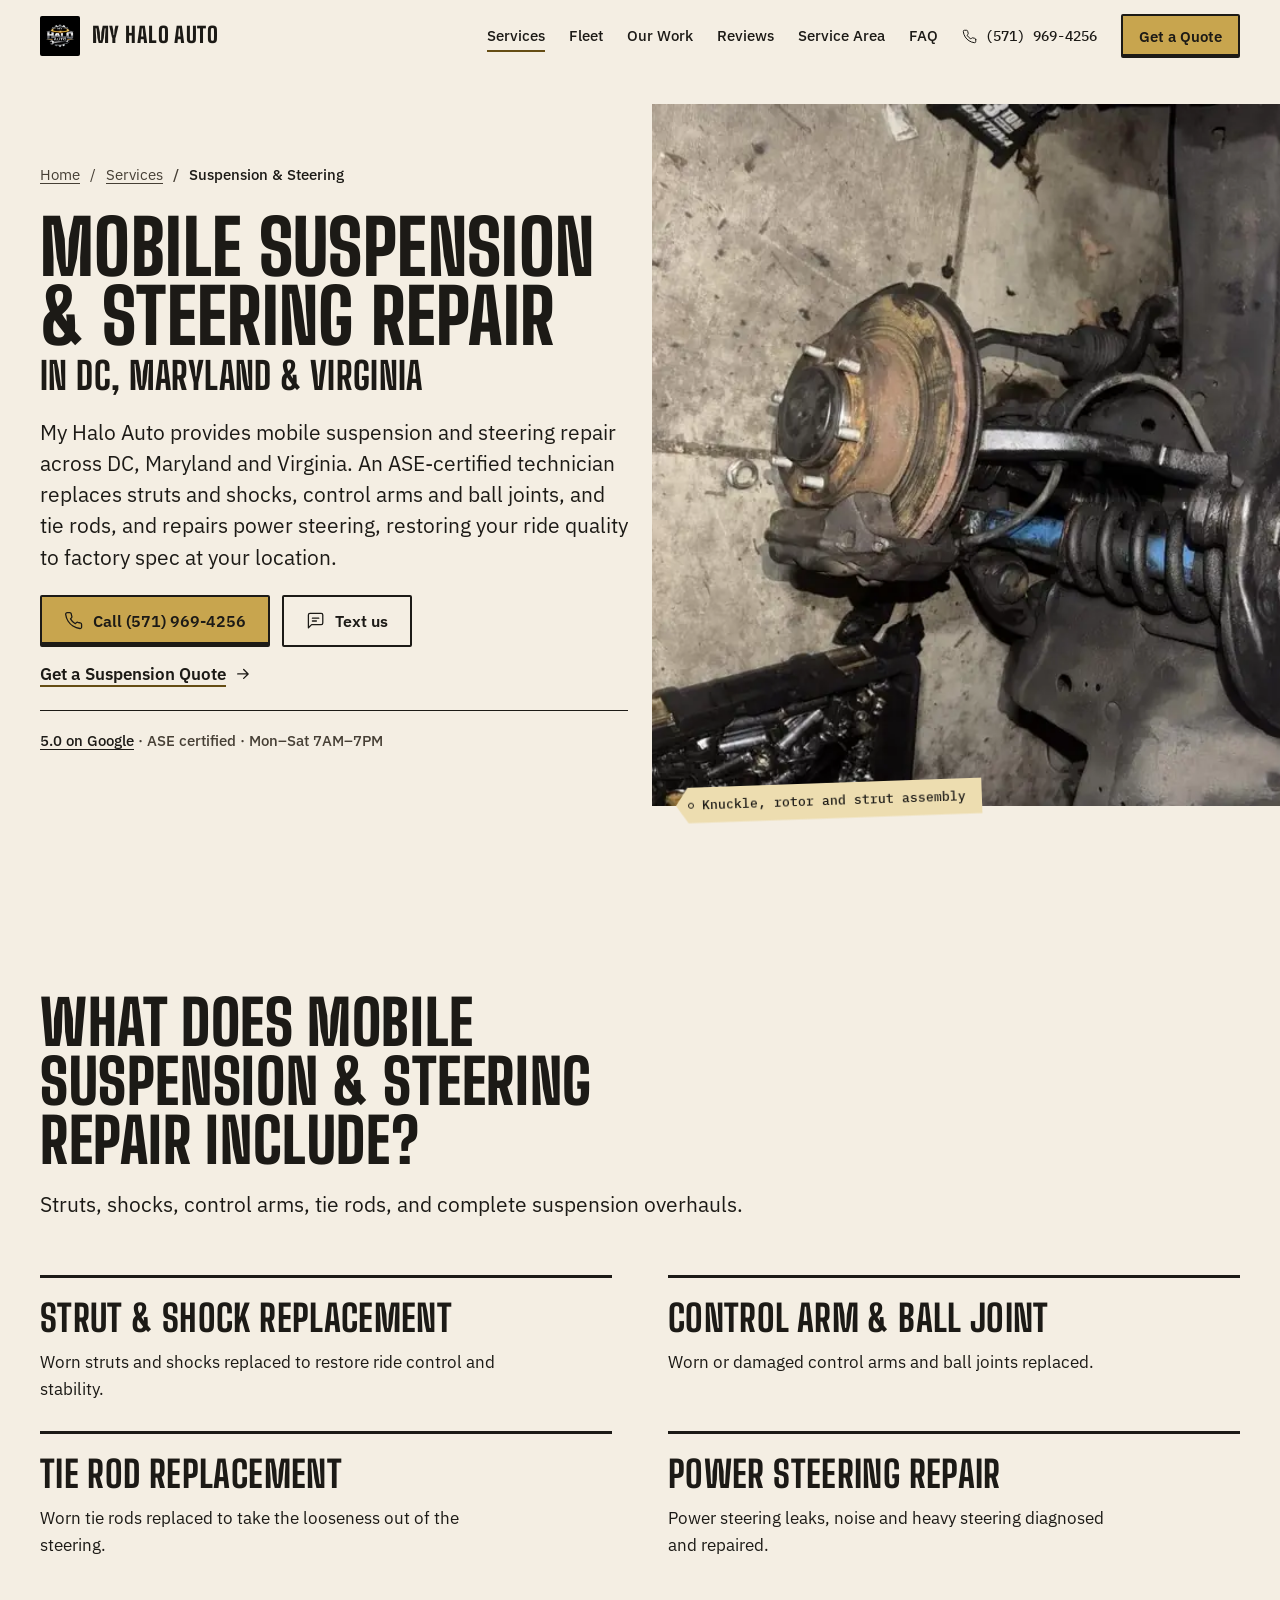
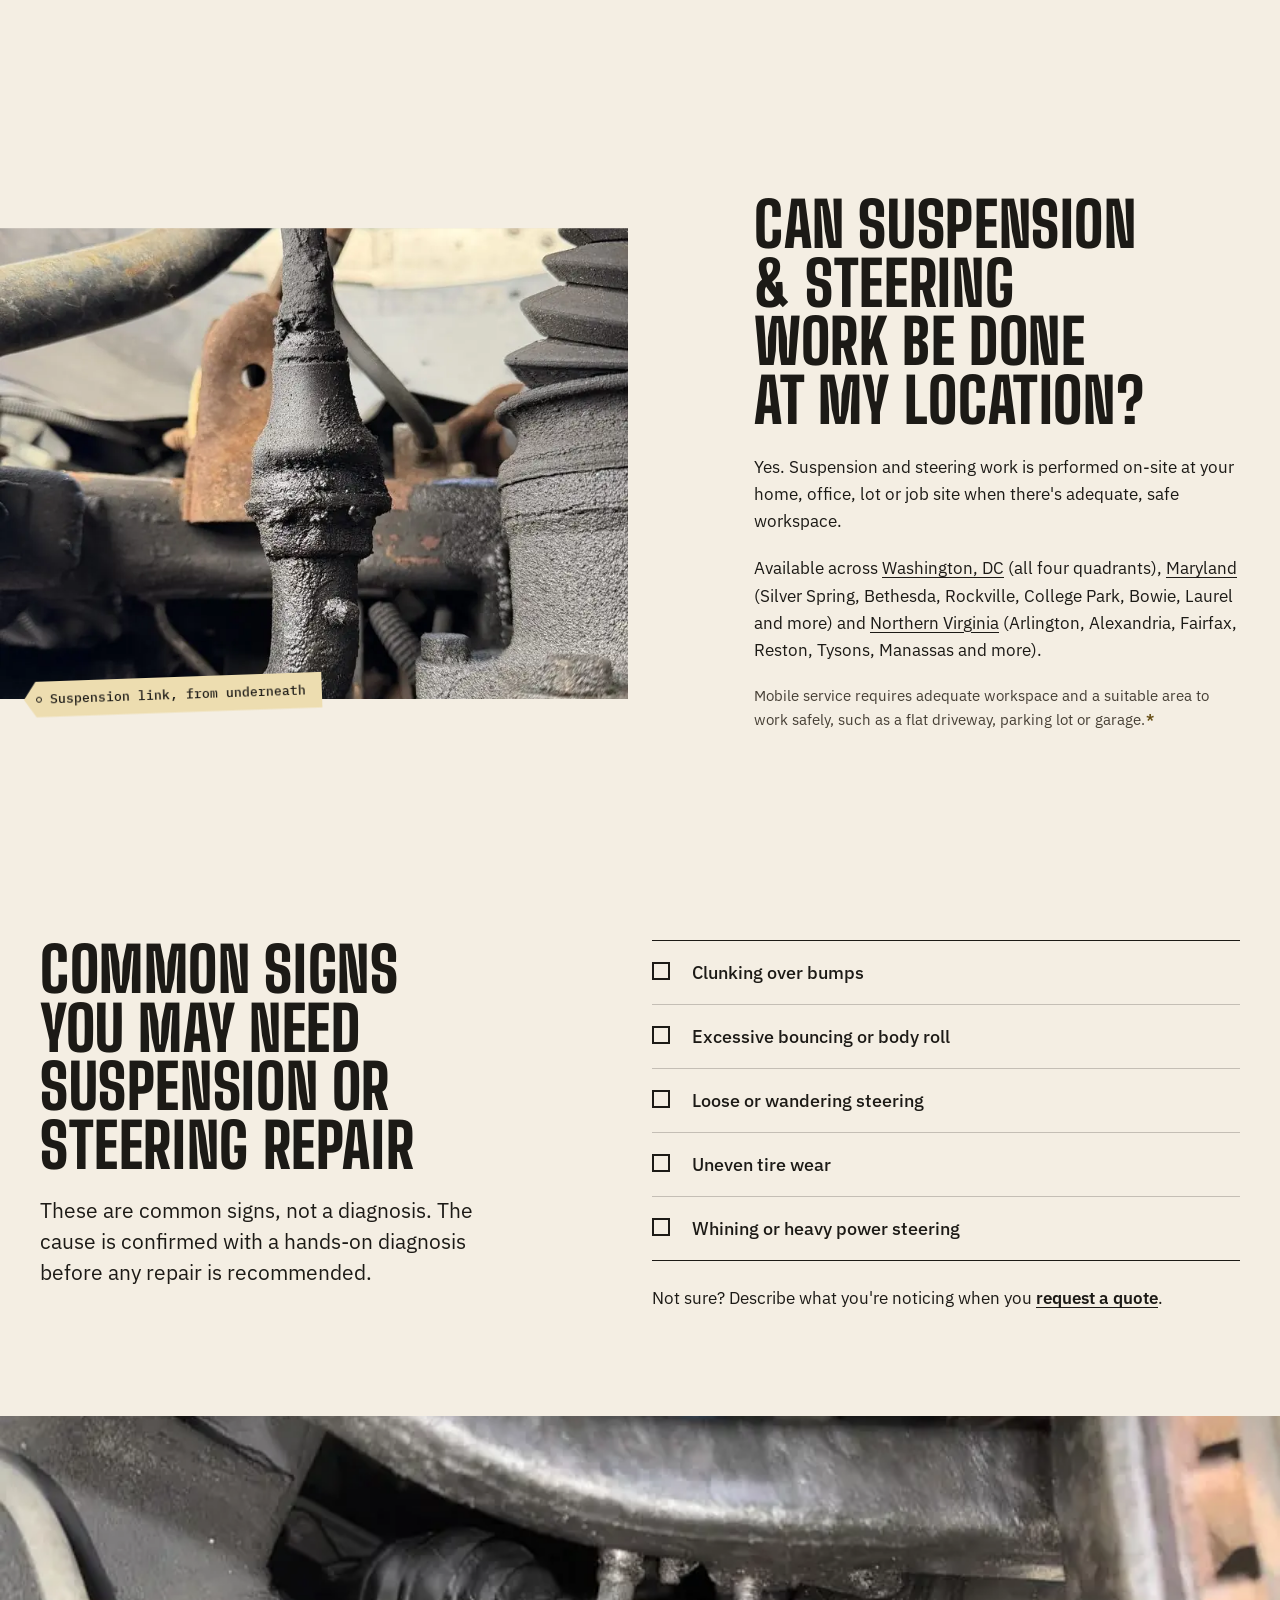
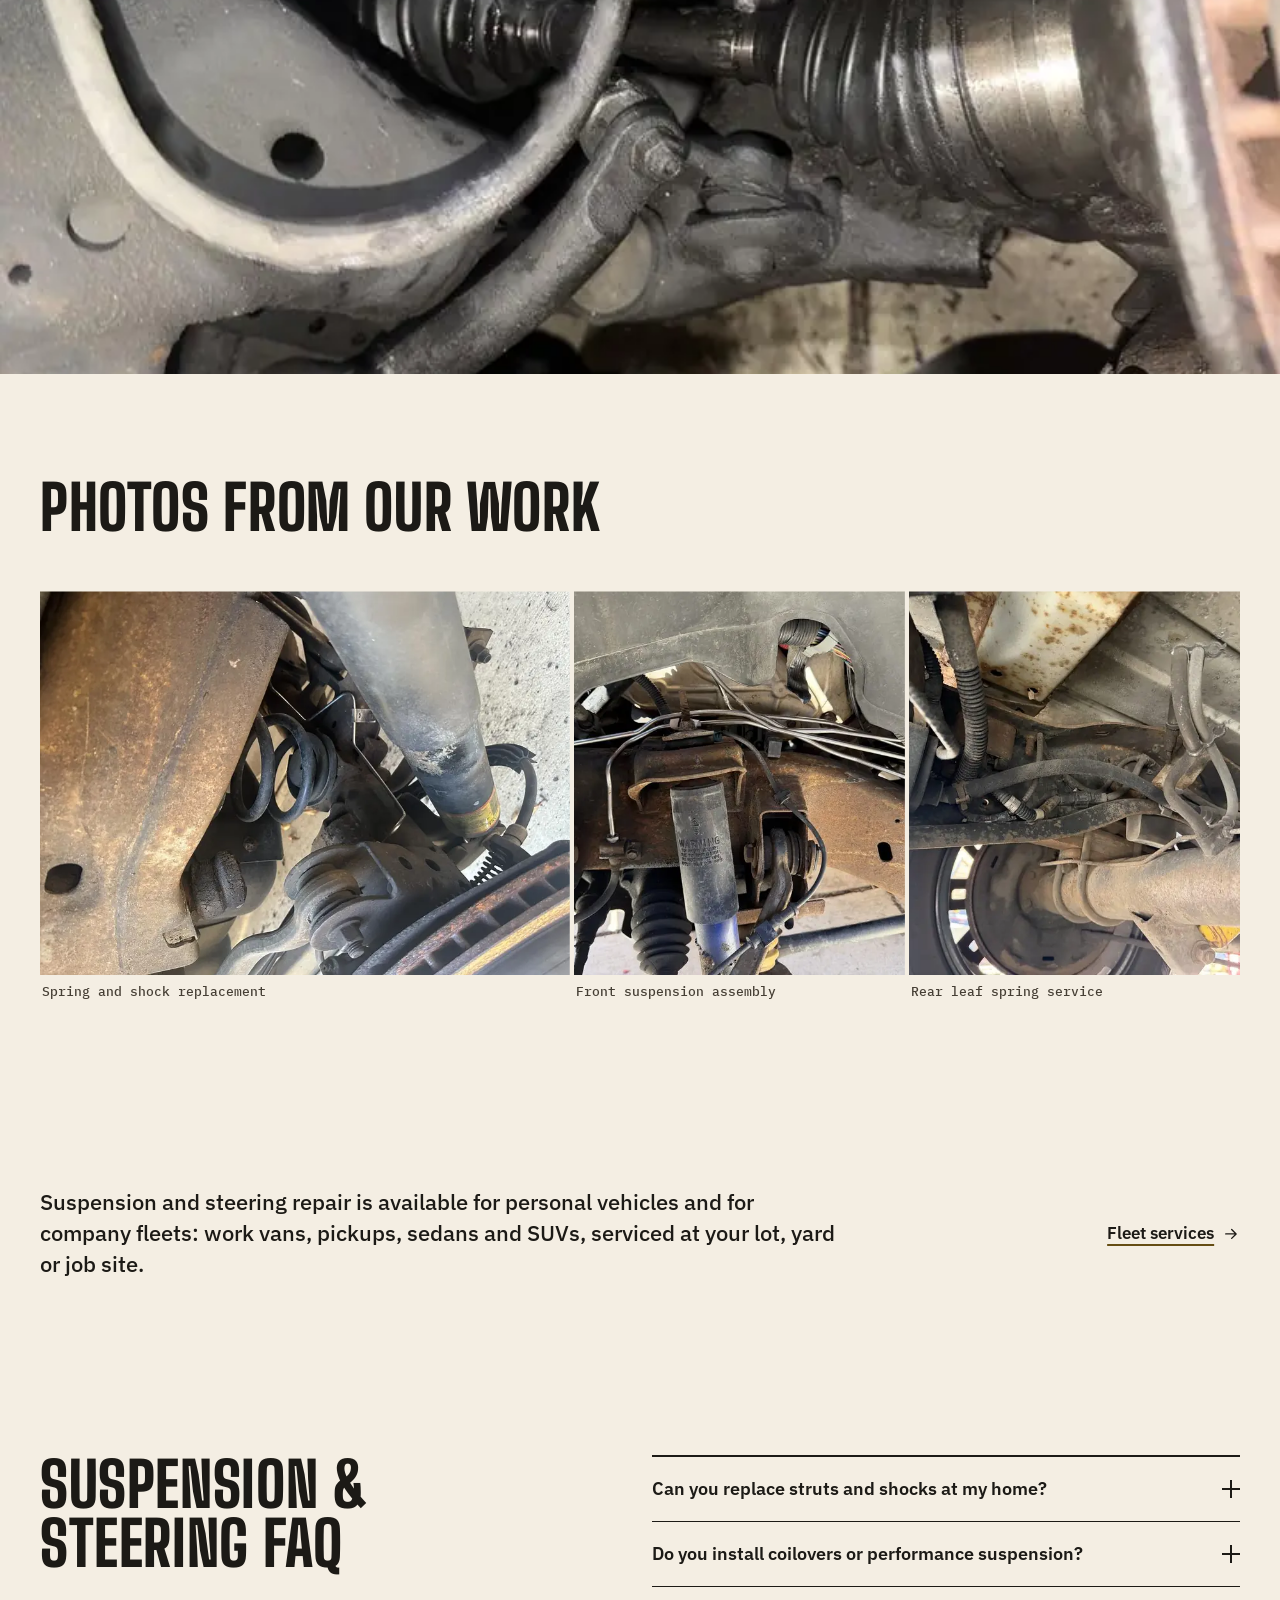
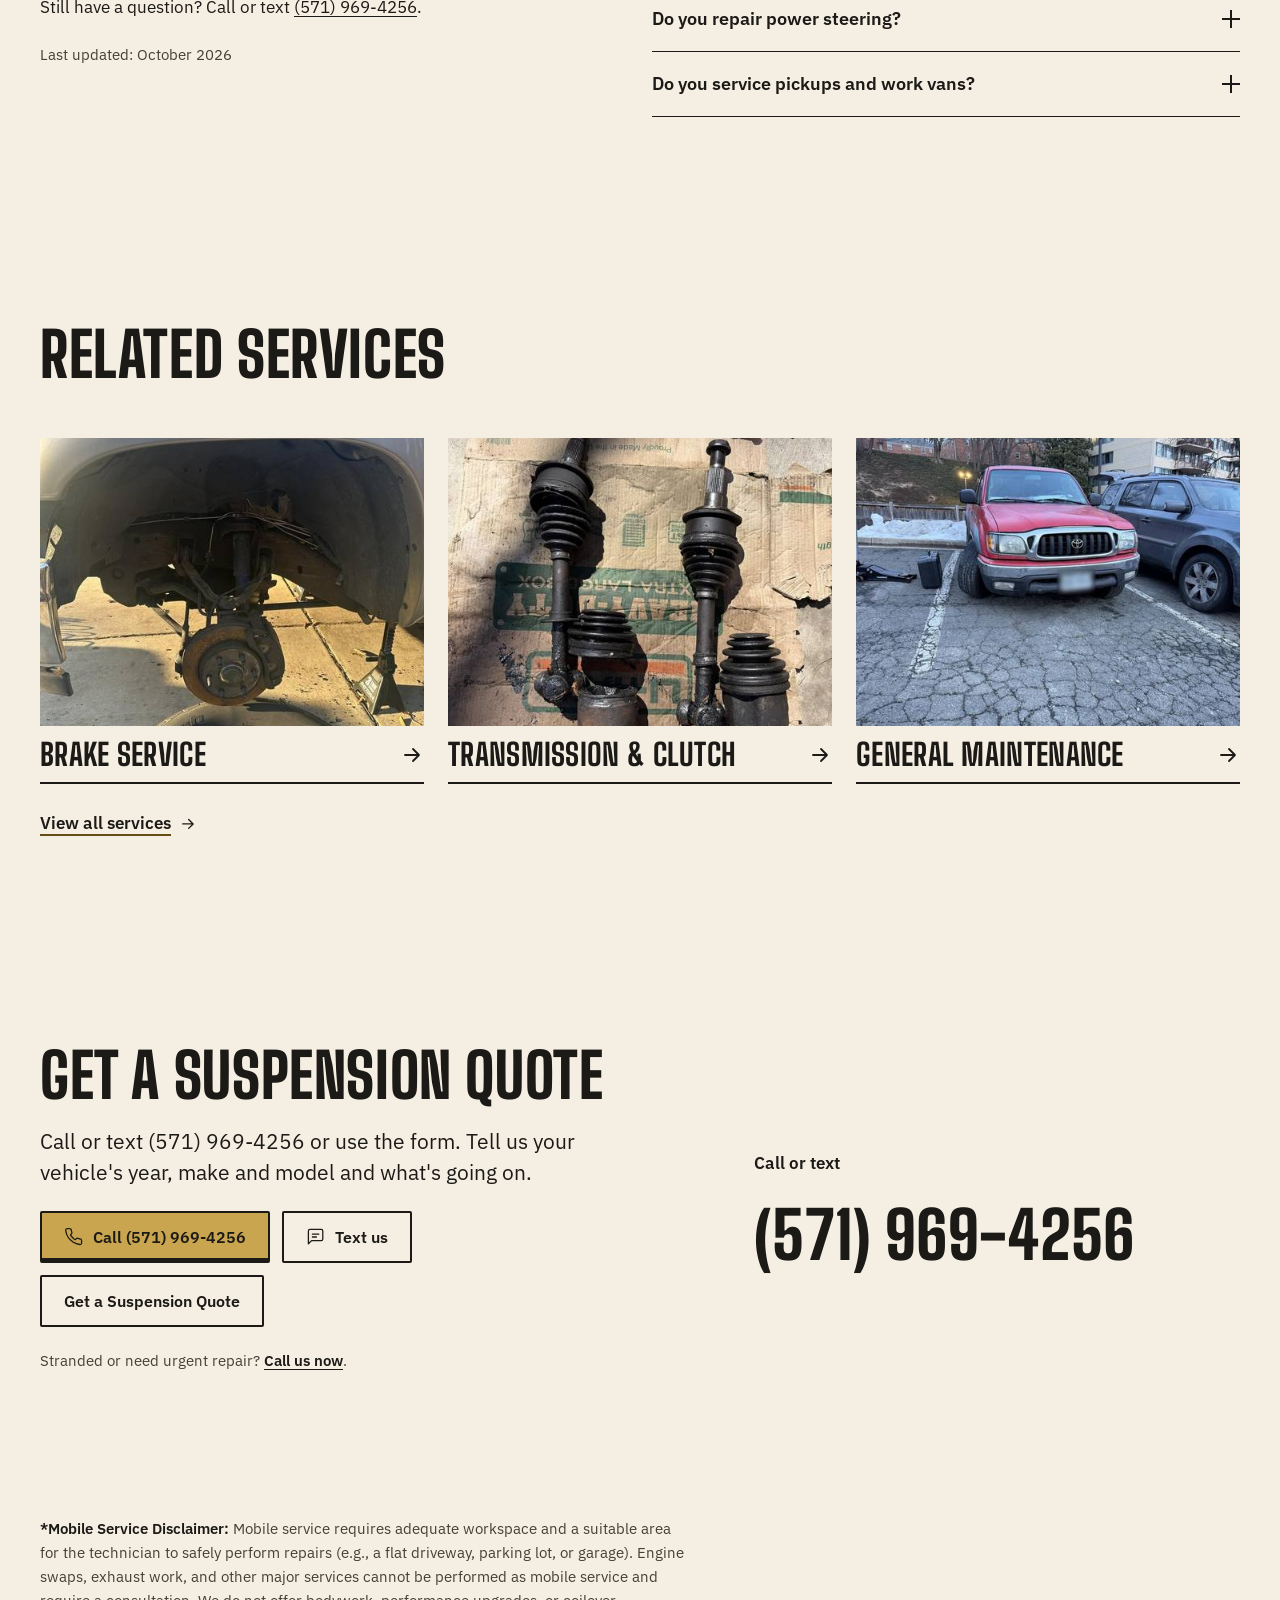
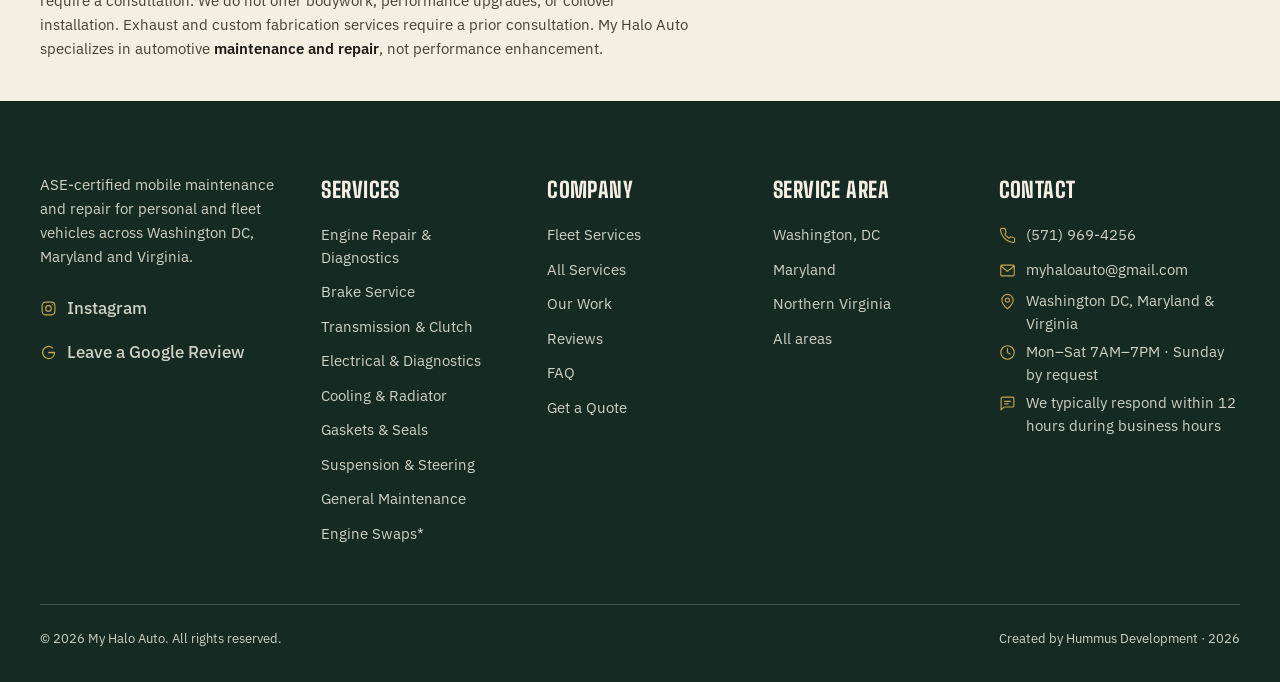
<file: services/suspension-steering/index.html>
<!DOCTYPE html>
<html lang="en-US">
<head>
  <meta charset="UTF-8">
  <meta name="viewport" content="width=device-width, initial-scale=1.0, viewport-fit=cover">
  <title>Mobile Suspension &amp; Steering Repair, DC/MD/VA | My Halo Auto</title>
  <meta name="description" content="Struts, shocks, control arms, ball joints, tie rods and power steering repair at your location. ASE-certified mobile service in DC, Maryland &amp; Virginia.">
  <meta name="robots" content="index, follow, max-image-preview:large, max-snippet:-1, max-video-preview:-1">
  <link rel="canonical" href="https://myhaloauto.com/services/suspension-steering/">
  <link rel="preload" as="image" type="image/webp" imagesrcset="/images/suspension-overhaul-828.webp 828w, /images/suspension-overhaul-1200.webp 1200w" imagesizes="(min-width:1024px) 50vw, 100vw" fetchpriority="high">
  <meta name="theme-color" content="#F4EEE3">

  <link rel="icon" type="image/x-icon" href="/favicon.ico">
  <link rel="icon" type="image/png" sizes="32x32" href="/favicon-32x32.png">
  <link rel="icon" type="image/png" sizes="16x16" href="/favicon-16x16.png">
  <link rel="apple-touch-icon" sizes="180x180" href="/apple-touch-icon.png">

  <meta property="og:site_name" content="My Halo Auto">
  <meta property="og:title" content="Mobile Suspension &amp; Steering Repair, DC/MD/VA | My Halo Auto">
  <meta property="og:description" content="Struts, shocks, control arms, ball joints, tie rods and power steering repair at your location. ASE-certified mobile service in DC, Maryland &amp; Virginia.">
  <meta property="og:type" content="website">
  <meta property="og:url" content="https://myhaloauto.com/services/suspension-steering/">
  <meta property="og:image" content="https://myhaloauto.com/images/og/suspension-steering.jpg">
  <meta property="og:image:width" content="1200">
  <meta property="og:image:height" content="630">
  <meta property="og:image:alt" content="Steering knuckle, rotor, coil spring and strut removed during a suspension overhaul">
  <meta property="og:locale" content="en_US">
  <meta name="twitter:card" content="summary_large_image">
  <meta name="twitter:title" content="Mobile Suspension &amp; Steering Repair, DC/MD/VA | My Halo Auto">
  <meta name="twitter:description" content="Struts, shocks, control arms, ball joints, tie rods and power steering repair at your location. ASE-certified mobile service in DC, Maryland &amp; Virginia.">
  <meta name="twitter:image" content="https://myhaloauto.com/images/og/suspension-steering.jpg">
  <meta name="twitter:image:alt" content="Steering knuckle, rotor, coil spring and strut removed during a suspension overhaul">

  <link rel="preconnect" href="https://fonts.googleapis.com">
  <link rel="preconnect" href="https://fonts.gstatic.com" crossorigin>
  <link rel="preload" as="style" href="https://fonts.googleapis.com/css2?family=Big+Shoulders:opsz,wght@10..72,700..800&family=IBM+Plex+Mono:wght@500&family=IBM+Plex+Sans:ital,wght@0,400;0,500;0,600;1,400&display=swap">
  <link href="https://fonts.googleapis.com/css2?family=Big+Shoulders:opsz,wght@10..72,700..800&family=IBM+Plex+Mono:wght@500&family=IBM+Plex+Sans:ital,wght@0,400;0,500;0,600;1,400&display=swap" rel="stylesheet" media="print" onload="this.media='all'">
  <noscript><link href="https://fonts.googleapis.com/css2?family=Big+Shoulders:opsz,wght@10..72,700..800&family=IBM+Plex+Mono:wght@500&family=IBM+Plex+Sans:ital,wght@0,400;0,500;0,600;1,400&display=swap" rel="stylesheet"></noscript>
  <link href="https://fonts.googleapis.com/css2?family=Big+Shoulders+Stencil:opsz,wght@10..72,800&text=0123456789&display=swap" rel="stylesheet" media="print" onload="this.media='all'">

  <link rel="stylesheet" href="/css/styles.css?v=12">
  <link rel="stylesheet" href="/css/pages.css?v=11">
  <script>document.documentElement.classList.add('js');</script>
  <!-- Structured data (schema.org) -->
  <script type="application/ld+json">
{
  "@context": "https://schema.org",
  "@graph": [
    {
      "@type": "AutoRepair",
      "@id": "https://myhaloauto.com/#business",
      "name": "My Halo Auto",
      "url": "https://myhaloauto.com/",
      "telephone": "+1-571-969-4256",
      "email": "myhaloauto@gmail.com",
      "logo": {
        "@id": "https://myhaloauto.com/#logo"
      },
      "image": [
        "https://myhaloauto.com/images/suv-driveway-service-hood-open-wide.jpeg",
        "https://myhaloauto.com/images/tacoma-parking-lot-service.jpeg"
      ],
      "description": "ASE-certified mobile auto maintenance and repair for personal and fleet vehicles in Washington DC, Maryland and Northern Virginia. Service is performed at the customer's location where there is adequate, safe workspace.",
      "address": {
        "@type": "PostalAddress",
        "addressCountry": "US"
      },
      "areaServed": [
        {
          "@type": "AdministrativeArea",
          "@id": "https://myhaloauto.com/#area-dc",
          "name": "Washington, DC",
          "sameAs": [
            "https://www.wikidata.org/wiki/Q61",
            "https://en.wikipedia.org/wiki/Washington,_D.C."
          ]
        },
        {
          "@type": "State",
          "@id": "https://myhaloauto.com/#area-md",
          "name": "Maryland",
          "sameAs": [
            "https://www.wikidata.org/wiki/Q1391",
            "https://en.wikipedia.org/wiki/Maryland"
          ]
        },
        {
          "@type": "State",
          "@id": "https://myhaloauto.com/#area-va",
          "name": "Virginia",
          "sameAs": [
            "https://www.wikidata.org/wiki/Q1370",
            "https://en.wikipedia.org/wiki/Virginia"
          ]
        }
      ],
      "hasMap": "https://www.google.com/maps?cid=9481235155550204168",
      "openingHoursSpecification": [
        {
          "@type": "OpeningHoursSpecification",
          "dayOfWeek": [
            "Monday",
            "Tuesday",
            "Wednesday",
            "Thursday",
            "Friday",
            "Saturday"
          ],
          "opens": "07:00",
          "closes": "19:00"
        }
      ],
      "contactPoint": {
        "@type": "ContactPoint",
        "contactType": "customer service",
        "telephone": "+1-571-969-4256",
        "email": "myhaloauto@gmail.com",
        "areaServed": [
          "US-DC",
          "US-MD",
          "US-VA"
        ],
        "hoursAvailable": {
          "@type": "OpeningHoursSpecification",
          "dayOfWeek": [
            "Monday",
            "Tuesday",
            "Wednesday",
            "Thursday",
            "Friday",
            "Saturday"
          ],
          "opens": "07:00",
          "closes": "19:00"
        }
      },
      "hasCredential": {
        "@type": "EducationalOccupationalCredential",
        "name": "ASE Certification",
        "credentialCategory": "certification",
        "recognizedBy": {
          "@type": "Organization",
          "name": "National Institute for Automotive Service Excellence (ASE)"
        }
      },
      "knowsAbout": [
        "Engine Repair & Diagnostics",
        "Brake Service",
        "Transmission & Clutch",
        "Electrical & Diagnostics",
        "Cooling & Radiator Service",
        "Gaskets & Seals",
        "Suspension & Steering",
        "General Maintenance",
        "Engine swaps",
        "Fleet vehicle maintenance"
      ],
      "sameAs": [
        "https://www.instagram.com/myhalo.auto/",
        "https://www.google.com/maps?cid=9481235155550204168"
      ],
      "hasOfferCatalog": {
        "@type": "OfferCatalog",
        "@id": "https://myhaloauto.com/services/#catalog",
        "name": "Mobile auto repair services",
        "url": "https://myhaloauto.com/services/"
      }
    },
    {
      "@type": "ImageObject",
      "@id": "https://myhaloauto.com/#logo",
      "url": "https://myhaloauto.com/images/logo-mark.png",
      "contentUrl": "https://myhaloauto.com/images/logo-mark.png",
      "width": 128,
      "height": 128,
      "caption": "My Halo Auto"
    },
    {
      "@type": "WebSite",
      "@id": "https://myhaloauto.com/#website",
      "url": "https://myhaloauto.com/",
      "name": "My Halo Auto",
      "publisher": {
        "@id": "https://myhaloauto.com/#business"
      },
      "inLanguage": "en-US"
    },
    {
      "@type": "WebPage",
      "@id": "https://myhaloauto.com/services/suspension-steering/#webpage",
      "url": "https://myhaloauto.com/services/suspension-steering/",
      "name": "Mobile Suspension & Steering Repair, DC/MD/VA | My Halo Auto",
      "description": "Struts, shocks, control arms, ball joints, tie rods and power steering repair at your location. ASE-certified mobile service in DC, Maryland & Virginia.",
      "isPartOf": {
        "@id": "https://myhaloauto.com/#website"
      },
      "about": {
        "@id": "https://myhaloauto.com/#business"
      },
      "inLanguage": "en-US",
      "primaryImageOfPage": {
        "@type": "ImageObject",
        "url": "https://myhaloauto.com/images/suspension-overhaul.jpeg",
        "width": 1200,
        "height": 900
      },
      "dateModified": "2026-10-01",
      "breadcrumb": {
        "@id": "https://myhaloauto.com/services/suspension-steering/#breadcrumb"
      },
      "mainEntity": {
        "@id": "https://myhaloauto.com/services/suspension-steering/#service"
      },
      "hasPart": {
        "@id": "https://myhaloauto.com/services/suspension-steering/#faq"
      }
    },
    {
      "@type": "Service",
      "@id": "https://myhaloauto.com/services/suspension-steering/#service",
      "name": "Mobile Suspension & Steering Repair",
      "serviceType": "Suspension & Steering",
      "url": "https://myhaloauto.com/services/suspension-steering/",
      "description": "My Halo Auto provides mobile suspension and steering repair across DC, Maryland and Virginia. An ASE-certified technician replaces struts and shocks, control arms and ball joints, and tie rods, and repairs power steering, restoring your ride quality to factory spec at your location.",
      "provider": {
        "@id": "https://myhaloauto.com/#business"
      },
      "areaServed": [
        {
          "@id": "https://myhaloauto.com/#area-dc"
        },
        {
          "@id": "https://myhaloauto.com/#area-md"
        },
        {
          "@id": "https://myhaloauto.com/#area-va"
        }
      ],
      "hasOfferCatalog": {
        "@type": "OfferCatalog",
        "name": "Suspension & Steering",
        "itemListElement": [
          {
            "@type": "Offer",
            "itemOffered": {
              "@type": "Service",
              "name": "Strut & shock replacement"
            }
          },
          {
            "@type": "Offer",
            "itemOffered": {
              "@type": "Service",
              "name": "Control arm & ball joint"
            }
          },
          {
            "@type": "Offer",
            "itemOffered": {
              "@type": "Service",
              "name": "Tie rod replacement"
            }
          },
          {
            "@type": "Offer",
            "itemOffered": {
              "@type": "Service",
              "name": "Power steering repair"
            }
          }
        ]
      },
      "image": "https://myhaloauto.com/images/suspension-overhaul.jpeg",
      "audience": {
        "@type": "Audience",
        "audienceType": "Owners of personal vehicles and company or fleet vehicles"
      },
      "availableChannel": {
        "@type": "ServiceChannel",
        "serviceUrl": "https://myhaloauto.com/?service=suspension#contact",
        "servicePhone": {
          "@type": "ContactPoint",
          "telephone": "+1-571-969-4256"
        },
        "serviceSmsNumber": {
          "@type": "ContactPoint",
          "telephone": "+1-571-969-4256"
        }
      }
    },
    {
      "@type": "BreadcrumbList",
      "@id": "https://myhaloauto.com/services/suspension-steering/#breadcrumb",
      "itemListElement": [
        {
          "@type": "ListItem",
          "position": 1,
          "name": "Home",
          "item": "https://myhaloauto.com/"
        },
        {
          "@type": "ListItem",
          "position": 2,
          "name": "Services",
          "item": "https://myhaloauto.com/services/"
        },
        {
          "@type": "ListItem",
          "position": 3,
          "name": "Suspension & Steering",
          "item": "https://myhaloauto.com/services/suspension-steering/"
        }
      ]
    },
    {
      "@type": "FAQPage",
      "@id": "https://myhaloauto.com/services/suspension-steering/#faq",
      "url": "https://myhaloauto.com/services/suspension-steering/",
      "isPartOf": {
        "@id": "https://myhaloauto.com/services/suspension-steering/#webpage"
      },
      "mainEntity": [
        {
          "@type": "Question",
          "name": "Can you replace struts and shocks at my home?",
          "acceptedAnswer": {
            "@type": "Answer",
            "text": "Yes. Strut and shock replacement is done on-site in DC, Maryland and Virginia when there's adequate, safe workspace."
          }
        },
        {
          "@type": "Question",
          "name": "Do you install coilovers or performance suspension?",
          "acceptedAnswer": {
            "@type": "Answer",
            "text": "No. My Halo Auto doesn't do coilover installs or performance upgrades. We repair suspension and steering and restore ride quality to factory spec."
          }
        },
        {
          "@type": "Question",
          "name": "Do you repair power steering?",
          "acceptedAnswer": {
            "@type": "Answer",
            "text": "Yes. Power steering repair is part of our suspension and steering service."
          }
        },
        {
          "@type": "Question",
          "name": "Do you service pickups and work vans?",
          "acceptedAnswer": {
            "@type": "Answer",
            "text": "Yes. Suspension and steering service is available for personal vehicles and for company and fleet vehicles, including pickups and work vans."
          }
        }
      ]
    }
  ]
}
  </script>
</head>
<body>
  <a class="skip-link" href="#main">Skip to content</a>
  <nav id="navbar" class="navbar" aria-label="Main">
    <div class="nav-container">
      <a href="/" class="nav-logo" aria-label="My Halo Auto, home">
        <img src="/images/logo-mark.png" alt="" class="nav-logo-img" width="40" height="40">
        <span class="logo-text">My Halo Auto</span>
      </a>
      <ul class="nav-menu" id="navMenu">
        <li><a href="/services/" class="nav-link" aria-current="page">Services</a></li>
        <li><a href="/fleet-services/" class="nav-link">Fleet</a></li>
        <li><a href="/#gallery" class="nav-link">Our Work</a></li>
        <li><a href="/#reviews" class="nav-link">Reviews</a></li>
        <li><a href="/#service-area" class="nav-link">Service Area</a></li>
        <li><a href="/#faq" class="nav-link">FAQ</a></li>
        <li class="nav-phone-item"><a href="tel:+15719694256" class="nav-phone"><svg class="ico" aria-hidden="true" focusable="false"><use href="/images/icons.svg#i-phone"></use></svg> (571) 969-4256</a></li>
        <li class="nav-cta-item"><a href="/#contact" class="nav-link cta-link">Get a Quote</a></li>
      </ul>
      <a href="tel:+15719694256" class="btn btn--call nav-call" aria-label="Call (571) 969-4256"><svg class="ico" aria-hidden="true" focusable="false"><use href="/images/icons.svg#i-phone"></use></svg><span>Call</span></a>
      <button class="hamburger" id="hamburger" type="button" aria-label="Open menu" aria-expanded="false" aria-controls="navMenu">
        <span class="bar"></span><span class="bar"></span><span class="bar"></span>
      </button>
    </div>
    <div class="nav-backdrop" id="navBackdrop"></div>
  </nav>

  <main id="main">

    <!-- Page hero -->
    <header class="page-hero" data-bg="paper">
      <div class="wrap page-hero__grid">
        <div class="page-hero__copy">
          <nav aria-label="Breadcrumb" class="breadcrumb"><ol><li><a href="/">Home</a></li><li><a href="/services/">Services</a></li><li aria-current="page">Suspension &amp; Steering</li></ol></nav>
          <h1>Mobile Suspension &amp; Steering Repair <span class="h1__where">in DC, Maryland &amp; Virginia</span></h1>
          <p class="lede">My Halo Auto provides mobile suspension and steering repair across DC, Maryland and Virginia. An ASE-certified technician replaces struts and shocks, control arms and ball joints, and tie rods, and repairs power steering, restoring your ride quality to factory spec at your location.</p>
          <div class="page-hero__links">
            <div class="btn-row hero__cta">
              <a href="tel:+15719694256" class="btn btn--call"><svg class="ico" aria-hidden="true" focusable="false"><use href="/images/icons.svg#i-phone"></use></svg> Call (571) 969-4256</a>
              <a href="sms:+15719694256?body=Hi%2C%20I%20need%20a%20quote%20for%20suspension%20or%20steering%20work." class="btn btn--line"><svg class="ico" aria-hidden="true" focusable="false"><use href="/images/icons.svg#i-message"></use></svg> Text us</a>
            </div>
            <div><a href="/?service=suspension#contact" class="textlink">Get a Suspension Quote <svg class="ico" aria-hidden="true" focusable="false"><use href="/images/icons.svg#i-arrow-right"></use></svg></a></div>
          </div>
          <p class="proof-line"><a href="/#reviews">5.0 on Google</a> &middot; ASE certified &middot; Mon&ndash;Sat 7AM&ndash;7PM</p>
        </div>
        <div class="page-hero__media bleed-r">
          <figure class="shot" data-reveal="door">
            <div class="shot__img"><picture><source type="image/webp" srcset="/images/suspension-overhaul-828.webp 828w, /images/suspension-overhaul-1200.webp 1200w" sizes="(min-width:1024px) 50vw, 100vw"><img sizes="(min-width:1024px) 50vw, 100vw" srcset="/images/suspension-overhaul-828.jpg 828w, /images/suspension-overhaul.jpeg 1200w" src="/images/suspension-overhaul-828.jpg" alt="Steering knuckle, rotor, coil spring and strut removed during a suspension overhaul" width="1200" height="900" fetchpriority="high" decoding="async" style="object-position:35% 50%"></picture></div>
            <figcaption class="tag" data-reveal="tag">Knuckle, rotor and strut assembly</figcaption>
          </figure>
        </div>
      </div>
    </header>

    <!-- What's included -->
    <section class="sec" data-bg="sand" aria-labelledby="included-title">
      <div class="wrap">
        <div class="sec-head sec-head--wide">
          <h2 id="included-title" data-reveal>What Does Mobile Suspension &amp; Steering Repair Include?</h2>
          <p class="lede">Struts, shocks, control arms, tie rods, and complete suspension overhauls.</p>
        </div>
        <ul class="inc-grid">
          <li data-reveal style="--d:0"><h3>Strut &amp; shock replacement</h3><p>Worn struts and shocks replaced to restore ride control and stability.</p></li>
          <li data-reveal style="--d:1"><h3>Control arm &amp; ball joint</h3><p>Worn or damaged control arms and ball joints replaced.</p></li>
          <li data-reveal style="--d:0"><h3>Tie rod replacement</h3><p>Worn tie rods replaced to take the looseness out of the steering.</p></li>
          <li data-reveal style="--d:1"><h3>Power steering repair</h3><p>Power steering leaks, noise and heavy steering diagnosed and repaired.</p></li>
        </ul>
      </div>
    </section>

    <!-- On-site -->
    <section class="sec" data-bg="paper" aria-labelledby="location-title">
      <div class="wrap split split--flip">
        <div class="split__media">
          <figure class="shot bleed-l loc__shot" data-reveal="door">
            <div class="shot__img" style="--ar:4/3"><picture><source type="image/webp" srcset="/images/undercarriage-suspension-work-800.webp"><img src="/images/undercarriage-suspension-work.jpeg" alt="Underside view of a rusted suspension link and steering components" width="800" height="1066" loading="lazy" decoding="async" style="object-position:50% 45%"></picture></div>
            <figcaption class="tag" data-reveal="tag">Suspension link, from underneath</figcaption>
          </figure>
        </div>
        <div class="split__text">
          <h2 id="location-title" data-reveal>Can Suspension &amp; Steering Work Be Done at My Location?</h2>
          <p>Yes. Suspension and steering work is performed on-site at your home, office, lot or job site when there's adequate, safe workspace.</p>
          <p>Available across <a href="/washington-dc/">Washington, DC</a> (all four quadrants), <a href="/maryland/">Maryland</a> (Silver Spring, Bethesda, Rockville, College Park, Bowie, Laurel and more) and <a href="/northern-virginia/">Northern Virginia</a> (Arlington, Alexandria, Fairfax, Reston, Tysons, Manassas and more).</p>
          <p class="fine">Mobile service requires adequate workspace and a suitable area to work safely, such as a flat driveway, parking lot or garage.<a aria-label="See mobile service disclaimer" class="fn-ref" href="#disclaimer">*</a></p>
        </div>
      </div>
    </section>

    <!-- Common signs -->
    <section class="sec signs" data-bg="green" aria-labelledby="signs-title">
      <div class="wrap signs__grid">
        <div class="signs__head">
          <h2 id="signs-title" data-reveal>Common Signs You May Need Suspension or Steering Repair</h2>
          <p class="lede">These are common signs, not a diagnosis. The cause is confirmed with a hands-on diagnosis before any repair is recommended.</p>
        </div>
        <div class="signs__body" data-reveal>
          <ul class="ruled ruled--sheet">
            <li>Clunking over bumps</li>
            <li>Excessive bouncing or body roll</li>
            <li>Loose or wandering steering</li>
            <li>Uneven tire wear</li>
            <li>Whining or heavy power steering</li>
          </ul>
          <p class="signs__more">Not sure? Describe what you're noticing when you <a href="/?service=suspension#contact">request a quote</a>.</p>
        </div>
      </div>
    </section>

    <!-- Photo band -->
    <section class="photo-band" aria-label="Close-up from a real job">
      <picture><source type="image/webp" srcset="/images/cv-axle-steering-828.webp 828w, /images/cv-axle-steering-1200.webp 1200w" sizes="(min-width:1024px) 50vw, 100vw"><img sizes="(min-width:1024px) 50vw, 100vw" srcset="/images/cv-axle-steering-828.jpg 828w, /images/cv-axle-steering.jpeg 1200w" src="/images/cv-axle-steering-828.jpg" alt="Underside view of drivetrain and steering components" width="1200" height="900" loading="lazy" decoding="async" style="object-position:50% 50%"></picture>
    </section>

    <!-- Photos -->
    <section class="sec" data-bg="brass" aria-labelledby="photos-title">
      <div class="wrap">
        <div class="sec-head">
          <h2 id="photos-title" data-reveal>Photos from Our Work</h2>
        </div>
        <div class="work-sheet work-sheet--3">
          <figure data-reveal="door" style="--d:0">
            <div class="shot__img"><picture><source type="image/webp" srcset="/images/coil-spring-shock-828.webp 828w, /images/coil-spring-shock-1200.webp 1200w" sizes="(min-width:1024px) 50vw, 100vw"><img sizes="(min-width:1024px) 50vw, 100vw" srcset="/images/coil-spring-shock-828.jpg 828w, /images/coil-spring-shock.jpeg 1200w" src="/images/coil-spring-shock-828.jpg" alt="Coil spring and shock absorber on a steering knuckle with the brake rotor" width="1200" height="900" loading="lazy" decoding="async" style="object-position:50% 50%"></picture></div>
            <figcaption class="cap">Spring and shock replacement</figcaption>
          </figure>
          <figure data-reveal="door" style="--d:1">
            <div class="shot__img"><picture><source type="image/webp" srcset="/images/front-suspension-assembly-800.webp"><img src="/images/front-suspension-assembly.jpeg" alt="Underside view of a shock absorber, suspension mounts and brake lines" width="800" height="600" loading="lazy" decoding="async" style="object-position:50% 50%"></picture></div>
            <figcaption class="cap">Front suspension assembly</figcaption>
          </figure>
          <figure data-reveal="door" style="--d:2">
            <div class="shot__img"><picture><source type="image/webp" srcset="/images/rear-suspension-leaf-spring-800.webp"><img src="/images/rear-suspension-leaf-spring.jpeg" alt="Underside view of a rear axle and leaf spring" width="800" height="600" loading="lazy" decoding="async" style="object-position:50% 50%"></picture></div>
            <figcaption class="cap">Rear leaf spring service</figcaption>
          </figure>
        </div>
      </div>
    </section>

    <!-- Fleet line -->
    <section class="sec sec--tight fleet-line" data-bg="sage" aria-label="Fleet vehicles">
      <div class="wrap fleet-line__inner">
        <p class="fleet-line__text">Suspension and steering repair is available for personal vehicles and for company fleets: work vans, pickups, sedans and SUVs, serviced at your lot, yard or job site.</p>
        <a class="textlink" href="/fleet-services/">Fleet services <svg class="ico" aria-hidden="true" focusable="false"><use href="/images/icons.svg#i-arrow-right"></use></svg></a>
      </div>
    </section>

    <!-- FAQ -->
    <section class="sec" data-bg="sand" aria-labelledby="faq-title">
      <div class="wrap faq__grid">
        <div class="faq__side">
          <h2 id="faq-title" data-reveal>Suspension &amp; Steering FAQ</h2>
          <p>Still have a question? Call or text <a href="tel:+15719694256">(571) 969-4256</a>.</p>
          <p class="fine">Last updated: October 2026</p>
        </div>
        <div class="faq__main">
          <div class="faq-list">
<div class="faq-item">
<h3 class="faq-q"><button aria-controls="faq-suspension-steering-1" aria-expanded="false" class="faq-question" id="faq-suspension-steering-1-q" type="button"><span>Can you replace struts and shocks at my home?</span><span class="faq-mark" aria-hidden="true"></span></button></h3>
<div aria-labelledby="faq-suspension-steering-1-q" class="faq-answer" id="faq-suspension-steering-1" role="region"><div class="faq-answer__inner"><p>Yes. Strut and shock replacement is done on-site in DC, Maryland and Virginia when there's adequate, safe workspace.</p></div></div>
</div>
<div class="faq-item">
<h3 class="faq-q"><button aria-controls="faq-suspension-steering-2" aria-expanded="false" class="faq-question" id="faq-suspension-steering-2-q" type="button"><span>Do you install coilovers or performance suspension?</span><span class="faq-mark" aria-hidden="true"></span></button></h3>
<div aria-labelledby="faq-suspension-steering-2-q" class="faq-answer" id="faq-suspension-steering-2" role="region"><div class="faq-answer__inner"><p>No. My Halo Auto doesn't do coilover installs or performance upgrades. We repair suspension and steering and restore ride quality to factory spec.</p></div></div>
</div>
<div class="faq-item">
<h3 class="faq-q"><button aria-controls="faq-suspension-steering-3" aria-expanded="false" class="faq-question" id="faq-suspension-steering-3-q" type="button"><span>Do you repair power steering?</span><span class="faq-mark" aria-hidden="true"></span></button></h3>
<div aria-labelledby="faq-suspension-steering-3-q" class="faq-answer" id="faq-suspension-steering-3" role="region"><div class="faq-answer__inner"><p>Yes. Power steering repair is part of our suspension and steering service.</p></div></div>
</div>
<div class="faq-item">
<h3 class="faq-q"><button aria-controls="faq-suspension-steering-4" aria-expanded="false" class="faq-question" id="faq-suspension-steering-4-q" type="button"><span>Do you service pickups and work vans?</span><span class="faq-mark" aria-hidden="true"></span></button></h3>
<div aria-labelledby="faq-suspension-steering-4-q" class="faq-answer" id="faq-suspension-steering-4" role="region"><div class="faq-answer__inner"><p>Yes. Suspension and steering service is available for personal vehicles and for company and fleet vehicles, including pickups and work vans.</p></div></div>
</div>
</div>
        </div>
      </div>
    </section>

    <!-- Related -->
    <section class="sec" data-bg="paper" aria-labelledby="related-title">
      <div class="wrap">
        <div class="sec-head">
          <h2 id="related-title" data-reveal>Related Services</h2>
        </div>
        <div class="tiles">
          <a class="tile" href="/services/brake-repair/" data-reveal="door" style="--d:0">
            <div class="shot__img tile__img"><img src="/images/thumbs/chevy-hub-brake-480.jpg" srcset="/images/thumbs/chevy-hub-brake-480.jpg 480w, /images/chevy-hub-brake.jpeg 900w" sizes="(min-width:600px) 31vw, 100vw" alt="" width="900" height="1200" loading="lazy" decoding="async"></div>
            <h3 class="tile__name">Brake Service <svg class="ico tile__arrow" aria-hidden="true" focusable="false"><use href="/images/icons.svg#i-arrow-right"></use></svg></h3>
          </a>
          <a class="tile" href="/services/transmission-clutch/" data-reveal="door" style="--d:1">
            <div class="shot__img tile__img"><img src="/images/thumbs/cv-axles-removed-480.jpg" srcset="/images/thumbs/cv-axles-removed-480.jpg 480w, /images/cv-axles-removed.jpeg 800w" sizes="(min-width:600px) 31vw, 100vw" alt="" width="800" height="1066" loading="lazy" decoding="async"></div>
            <h3 class="tile__name">Transmission &amp; Clutch <svg class="ico tile__arrow" aria-hidden="true" focusable="false"><use href="/images/icons.svg#i-arrow-right"></use></svg></h3>
          </a>
          <a class="tile" href="/services/maintenance/" data-reveal="door" style="--d:2">
            <div class="shot__img tile__img"><img src="/images/thumbs/tacoma-parking-lot-service-480.jpg" srcset="/images/thumbs/tacoma-parking-lot-service-480.jpg 480w, /images/tacoma-parking-lot-service.jpeg 1200w" sizes="(min-width:600px) 31vw, 100vw" alt="" width="1200" height="900" loading="lazy" decoding="async"></div>
            <h3 class="tile__name">General Maintenance <svg class="ico tile__arrow" aria-hidden="true" focusable="false"><use href="/images/icons.svg#i-arrow-right"></use></svg></h3>
          </a>
        </div>
        <p class="related__all"><a href="/services/" class="textlink">View all services <svg class="ico" aria-hidden="true" focusable="false"><use href="/images/icons.svg#i-arrow-right"></use></svg></a></p>
      </div>
    </section>

    <!-- Closing CTA -->
    <section class="sec closer" data-bg="gold" aria-labelledby="cta-band-title">
      <div class="wrap closer__grid">
        <div class="closer__text">
          <h2 id="cta-band-title" data-reveal>Get a Suspension Quote</h2>
          <p class="lede">Call or text (571) 969-4256 or use the form. Tell us your vehicle's year, make and model and what's going on.</p>
          <div class="btn-row">
            <a href="tel:+15719694256" class="btn btn--call"><svg class="ico" aria-hidden="true" focusable="false"><use href="/images/icons.svg#i-phone"></use></svg> Call (571) 969-4256</a>
            <a href="sms:+15719694256?body=Hi%2C%20I%20need%20a%20quote%20for%20suspension%20or%20steering%20work." class="btn btn--line"><svg class="ico" aria-hidden="true" focusable="false"><use href="/images/icons.svg#i-message"></use></svg> Text us</a>
            <a href="/?service=suspension#contact" class="btn btn--line">Get a Suspension Quote</a>
          </div>
          <p class="closer__urgent">Stranded or need urgent repair? <a href="tel:+15719694256">Call us now</a>.</p>
        </div>
        <div class="closer__phone">
          <p class="contact__label">Call or text</p>
          <a href="tel:+15719694256" class="phone-big" data-reveal>(571) 969-4256</a>
        </div>
      </div>
    </section>

    <section class="footnote-section" data-bg="sage" aria-label="Mobile service disclaimer">
      <div class="wrap">
        <p class="footnote-text" id="disclaimer">
          <strong>*Mobile Service Disclaimer:</strong> Mobile service requires adequate workspace and a suitable area for the technician to safely perform repairs (e.g., a flat driveway, parking lot, or garage). Engine swaps, exhaust work, and other major services cannot be performed as mobile service and require a consultation. We do not offer bodywork, performance upgrades, or coilover installation. Exhaust and custom fabrication services require a prior consultation. My Halo Auto specializes in automotive <strong>maintenance and repair</strong>, not performance enhancement.
        </p>
      </div>
    </section>
  </main>

  <footer class="footer tone-deep" data-bg="forest">
    <div class="wrap">
      <div class="footer-grid">
        <div class="footer-brand">
          <p>ASE-certified mobile maintenance and repair for personal and fleet vehicles across Washington DC, Maryland and Virginia.</p>
          <div class="footer-socials">
            <a href="https://instagram.com/myhalo.auto" target="_blank" rel="noopener"><svg class="ico" aria-hidden="true" focusable="false"><use href="/images/icons.svg#i-instagram"></use></svg> Instagram</a>
            <a href="https://maps.app.goo.gl/rKe13m5ULv6c1C4z5?g_st=ic" target="_blank" rel="noopener"><svg class="ico" aria-hidden="true" focusable="false"><use href="/images/icons.svg#i-google"></use></svg> Leave a Google Review</a>
          </div>
        </div>
        <div class="footer-links">
          <p class="footer-title">Services</p>
          <ul>
            <li><a href="/services/engine-repair/">Engine Repair &amp; Diagnostics</a></li>
            <li><a href="/services/brake-repair/">Brake Service</a></li>
            <li><a href="/services/transmission-clutch/">Transmission &amp; Clutch</a></li>
            <li><a href="/services/electrical-diagnostics/">Electrical &amp; Diagnostics</a></li>
            <li><a href="/services/cooling-system/">Cooling &amp; Radiator</a></li>
            <li><a href="/services/gaskets-seals/">Gaskets &amp; Seals</a></li>
            <li><a href="/services/suspension-steering/">Suspension &amp; Steering</a></li>
            <li><a href="/services/maintenance/">General Maintenance</a></li>
            <li><a href="/services/#engine-swaps">Engine Swaps*</a></li>
          </ul>
        </div>
        <div class="footer-links">
          <p class="footer-title">Company</p>
          <ul>
            <li><a href="/fleet-services/">Fleet Services</a></li>
            <li><a href="/services/">All Services</a></li>
            <li><a href="/#gallery">Our Work</a></li>
            <li><a href="/#reviews">Reviews</a></li>
            <li><a href="/#faq">FAQ</a></li>
            <li><a href="/#contact">Get a Quote</a></li>
          </ul>
        </div>
        <div class="footer-links">
          <p class="footer-title">Service Area</p>
          <ul>
            <li><a href="/washington-dc/">Washington, DC</a></li>
            <li><a href="/maryland/">Maryland</a></li>
            <li><a href="/northern-virginia/">Northern Virginia</a></li>
            <li><a href="/#service-area">All areas</a></li>
          </ul>
        </div>
        <div class="footer-links">
          <p class="footer-title">Contact</p>
          <ul class="footer-contact">
            <li><a href="tel:+15719694256"><svg class="ico" aria-hidden="true" focusable="false"><use href="/images/icons.svg#i-phone"></use></svg> (571) 969-4256</a></li>
            <li><a href="mailto:myhaloauto@gmail.com"><svg class="ico" aria-hidden="true" focusable="false"><use href="/images/icons.svg#i-mail"></use></svg> myhaloauto@gmail.com</a></li>
            <li><svg class="ico" aria-hidden="true" focusable="false"><use href="/images/icons.svg#i-pin"></use></svg> Washington DC, Maryland &amp; Virginia</li>
            <li><svg class="ico" aria-hidden="true" focusable="false"><use href="/images/icons.svg#i-clock"></use></svg> Mon–Sat 7AM–7PM · Sunday by request</li>
            <li><svg class="ico" aria-hidden="true" focusable="false"><use href="/images/icons.svg#i-message"></use></svg> We typically respond within 12 hours during business hours</li>
          </ul>
        </div>
      </div>
      <div class="footer-bottom">
        <p>&copy; <span data-year>2026</span> My Halo Auto. All rights reserved.</p>
        <p class="credit">Created by Hummus Development &middot; 2026</p>
      </div>
    </div>
  </footer>

  <div class="action-bar" role="region" aria-label="Quick contact">
    <a href="tel:+15719694256" class="action-bar__btn action-bar__btn--call"><svg class="ico" aria-hidden="true" focusable="false"><use href="/images/icons.svg#i-phone"></use></svg><span>Call</span></a>
    <a href="sms:+15719694256?body=Hi%2C%20I%20need%20a%20quote%20for%20suspension%20or%20steering%20work." class="action-bar__btn action-bar__btn--text"><svg class="ico" aria-hidden="true" focusable="false"><use href="/images/icons.svg#i-message"></use></svg><span>Text</span></a>
    <a href="/?service=suspension#contact" class="action-bar__btn action-bar__btn--quote"><svg class="ico" aria-hidden="true" focusable="false"><use href="/images/icons.svg#i-clipboard-check"></use></svg><span>Quote</span></a>
  </div>
  <button id="backToTop" class="back-to-top" type="button" aria-label="Back to top"><svg class="ico" aria-hidden="true" focusable="false"><use href="/images/icons.svg#i-chevron-up"></use></svg></button>
  <script src="/js/main.js?v=10" defer></script>
</body>
</html>
</file>
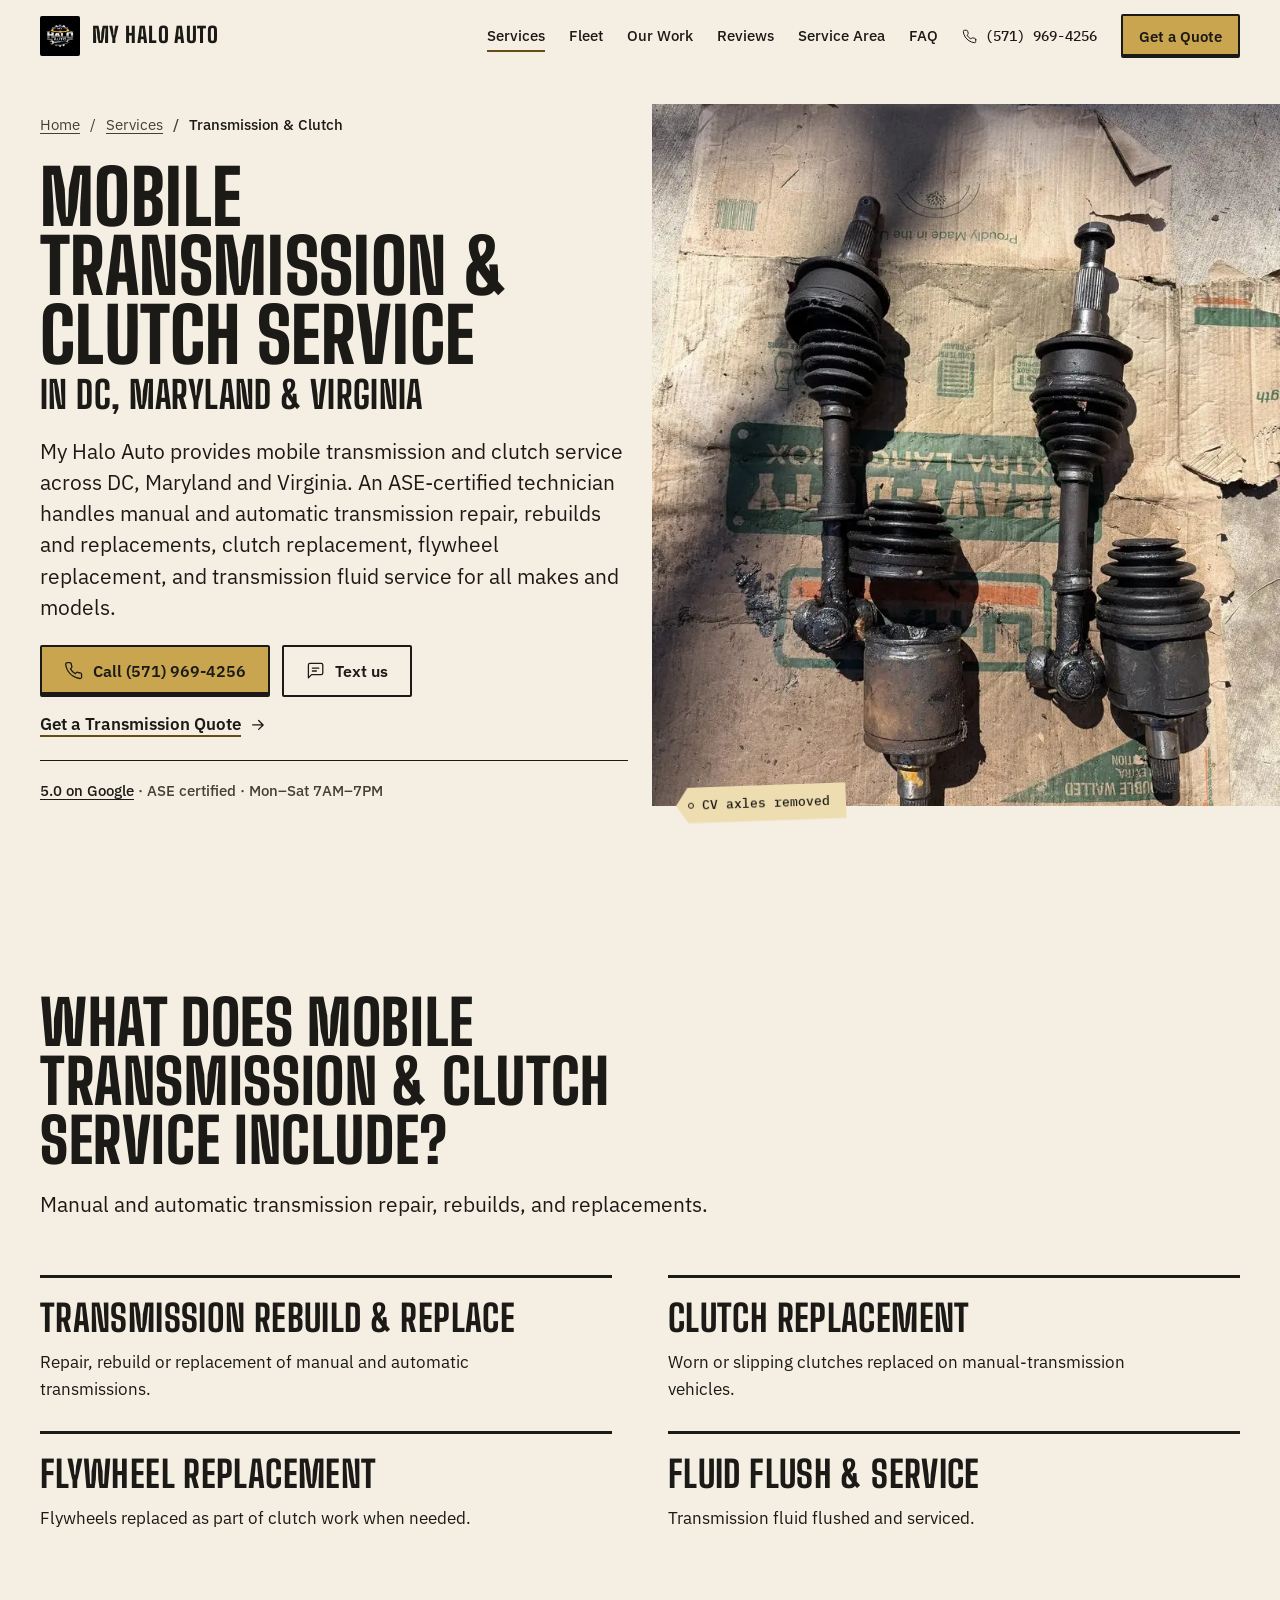
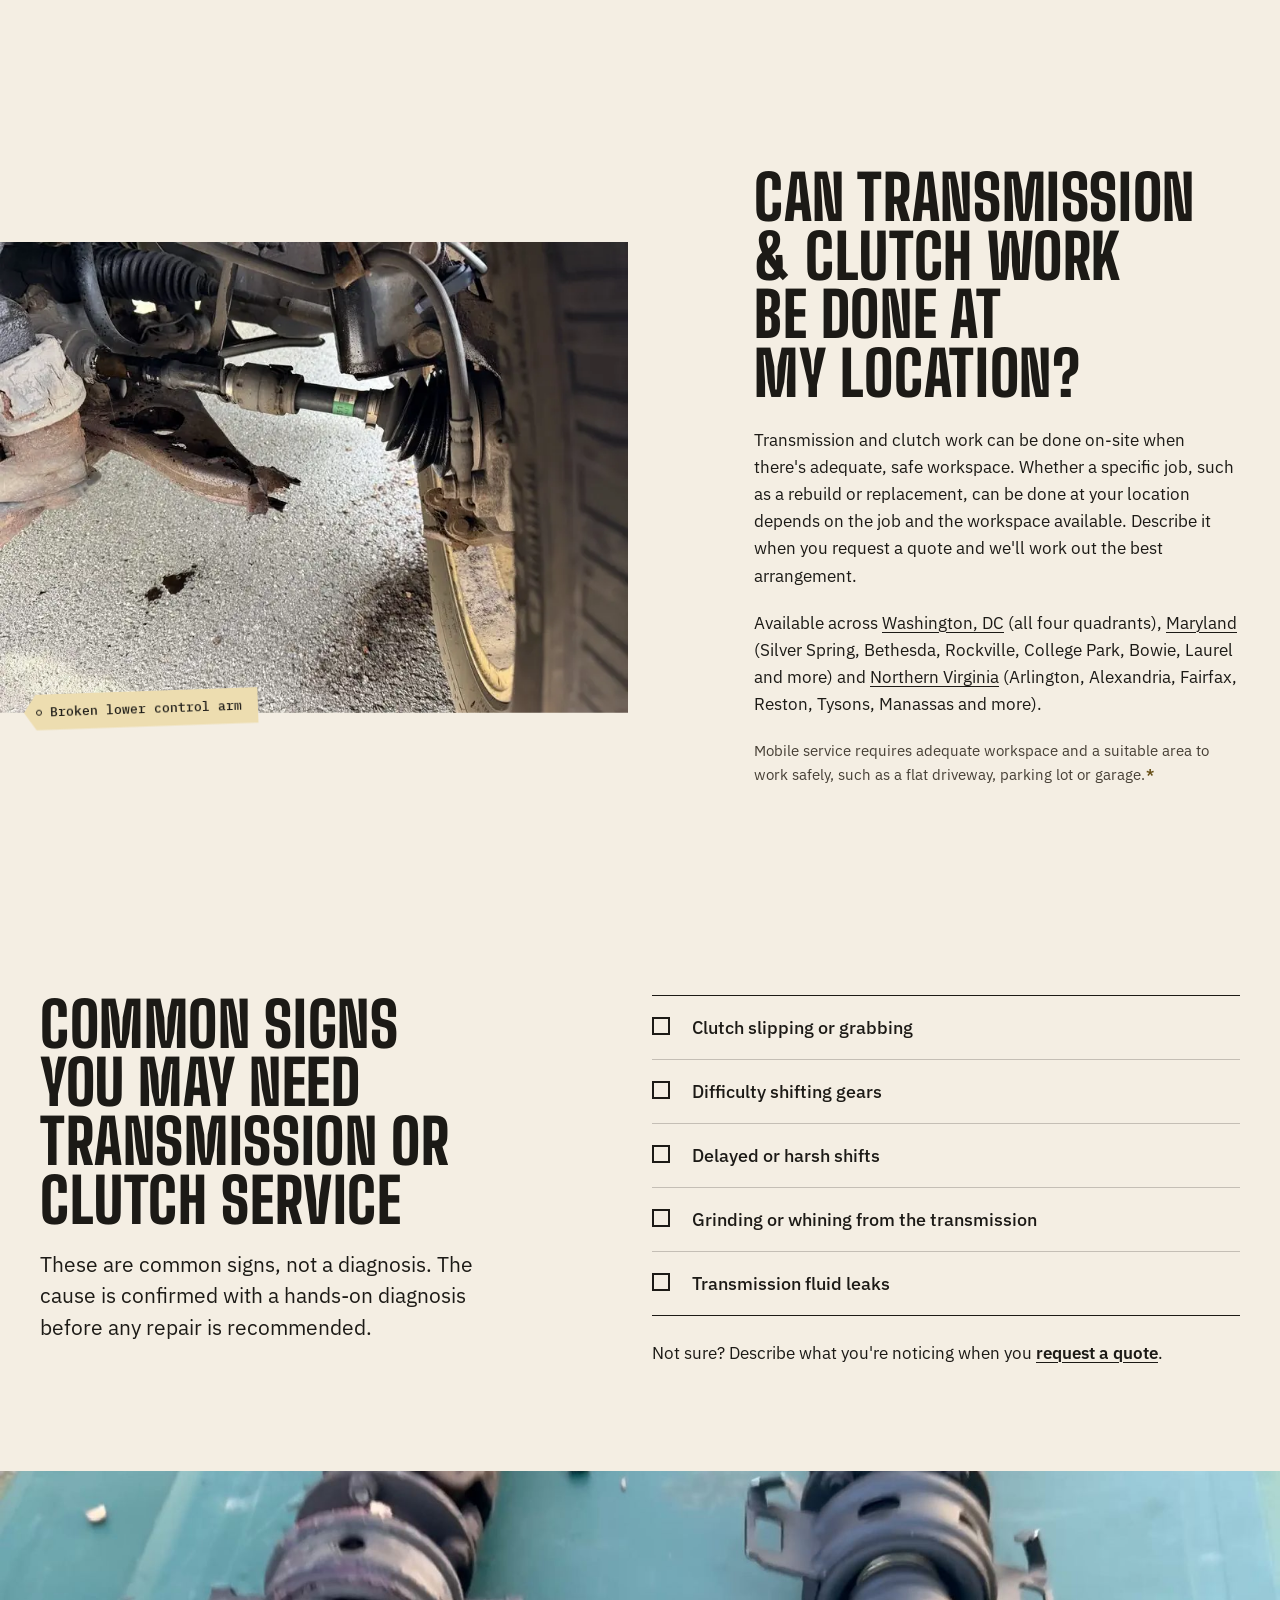
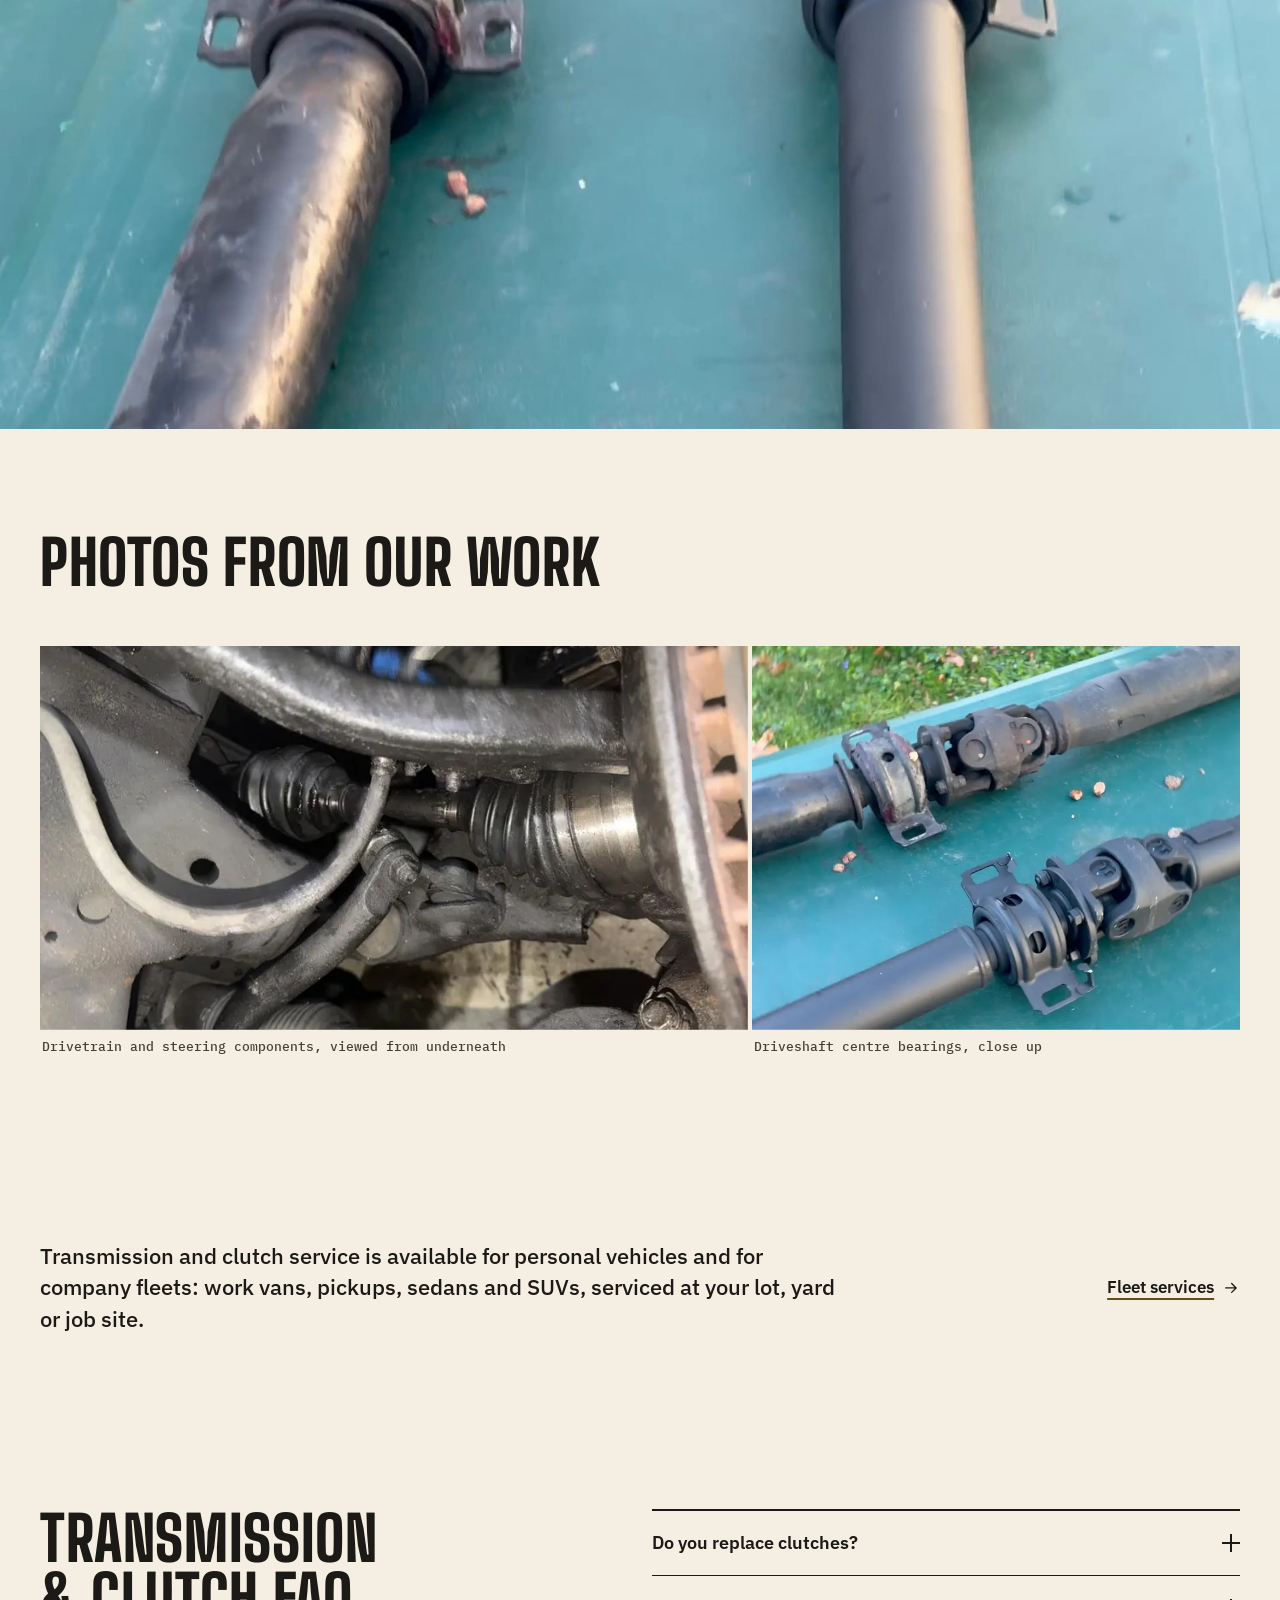
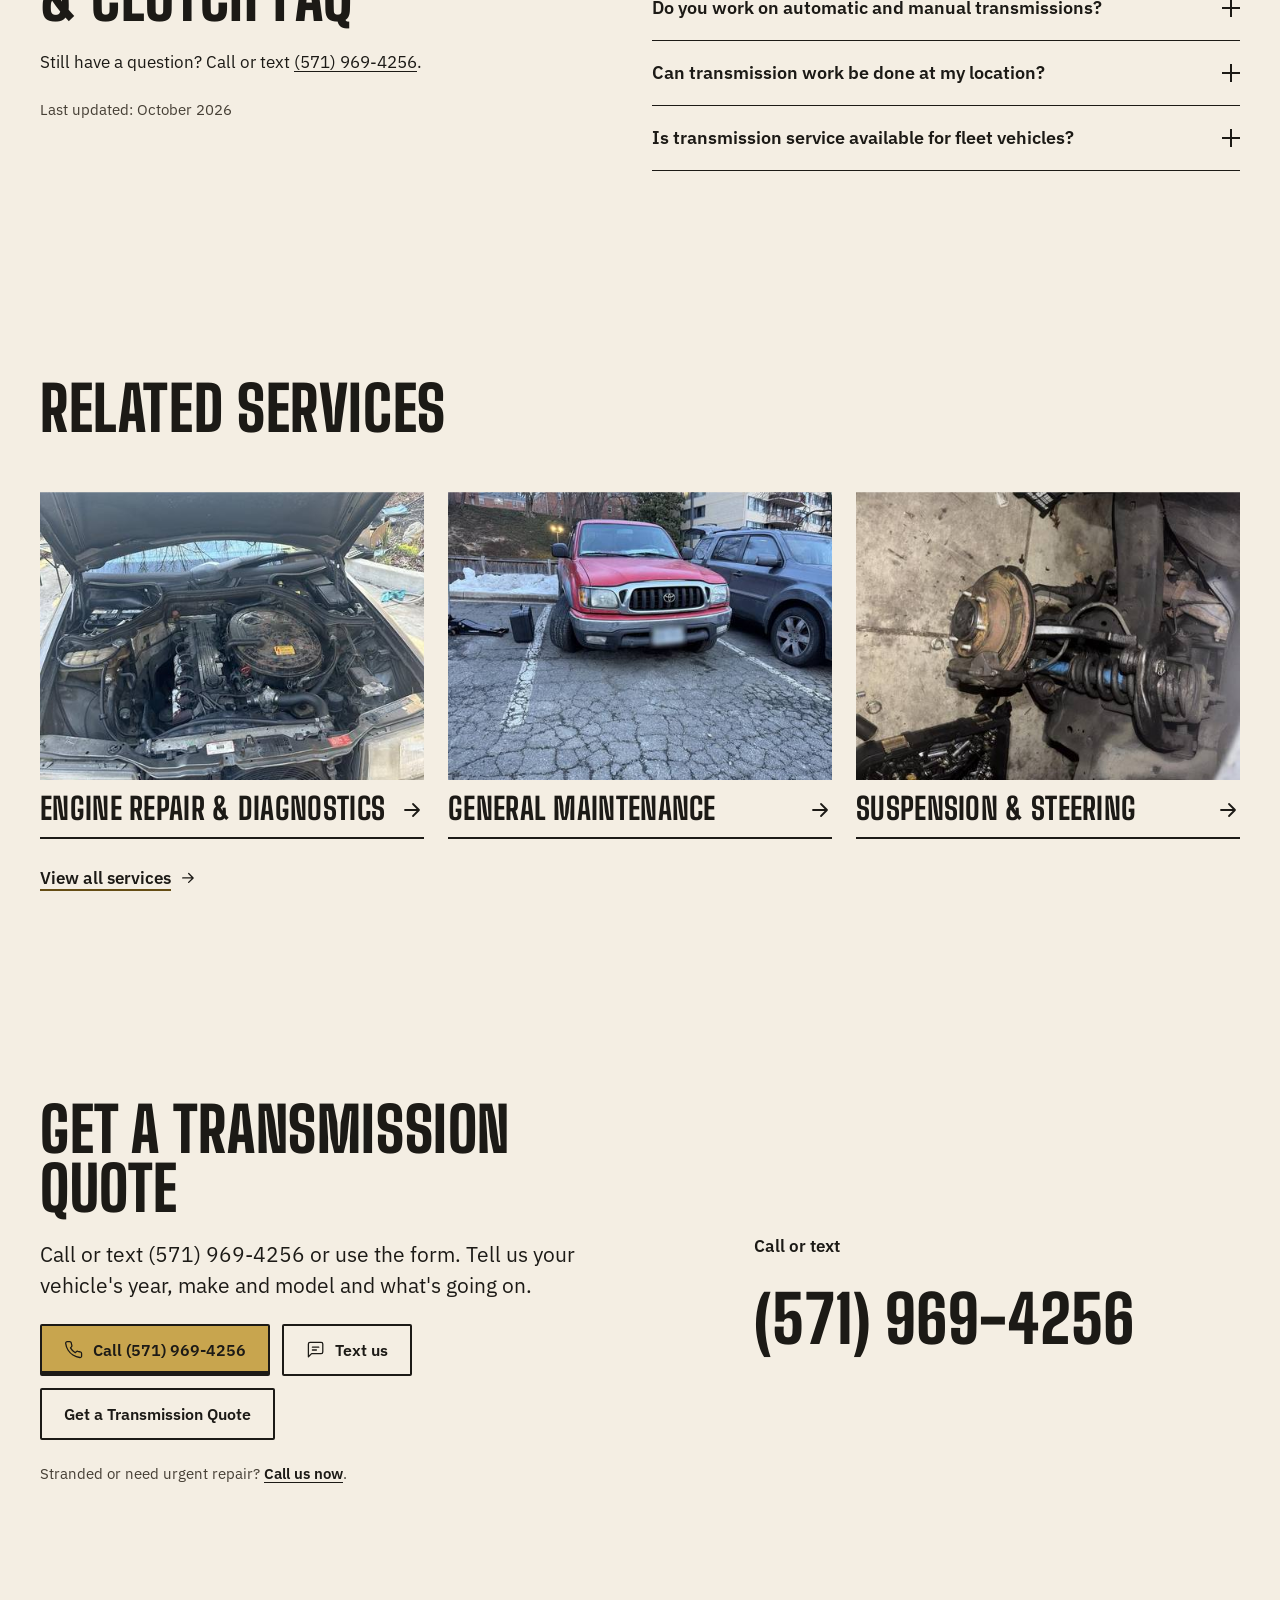
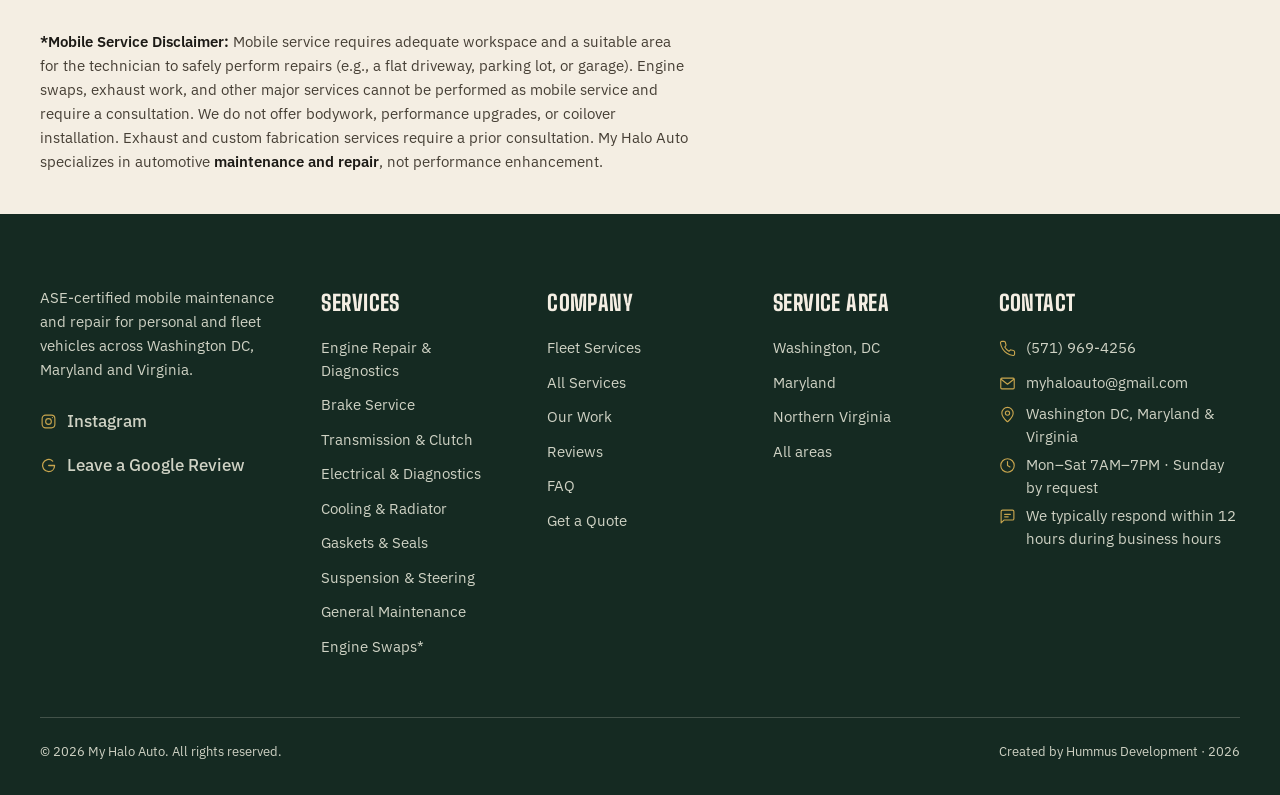
<file: services/transmission-clutch/index.html>
<!DOCTYPE html>
<html lang="en-US">
<head>
  <meta charset="UTF-8">
  <meta name="viewport" content="width=device-width, initial-scale=1.0, viewport-fit=cover">
  <title>Mobile Clutch &amp; Transmission Repair, DC/MD/VA | My Halo Auto</title>
  <meta name="description" content="Clutch replacement, flywheel replacement, transmission rebuild or replacement, and fluid service for manual and automatic vehicles in DC, MD &amp; VA.">
  <meta name="robots" content="index, follow, max-image-preview:large, max-snippet:-1, max-video-preview:-1">
  <link rel="canonical" href="https://myhaloauto.com/services/transmission-clutch/">
  <link rel="preload" as="image" type="image/webp" href="/images/cv-axles-removed-800.webp" fetchpriority="high">
  <meta name="theme-color" content="#F4EEE3">

  <link rel="icon" type="image/x-icon" href="/favicon.ico">
  <link rel="icon" type="image/png" sizes="32x32" href="/favicon-32x32.png">
  <link rel="icon" type="image/png" sizes="16x16" href="/favicon-16x16.png">
  <link rel="apple-touch-icon" sizes="180x180" href="/apple-touch-icon.png">

  <meta property="og:site_name" content="My Halo Auto">
  <meta property="og:title" content="Mobile Clutch &amp; Transmission Repair, DC/MD/VA | My Halo Auto">
  <meta property="og:description" content="Clutch replacement, flywheel replacement, transmission rebuild or replacement, and fluid service for manual and automatic vehicles in DC, MD &amp; VA.">
  <meta property="og:type" content="website">
  <meta property="og:url" content="https://myhaloauto.com/services/transmission-clutch/">
  <meta property="og:image" content="https://myhaloauto.com/images/og/transmission-clutch.jpg">
  <meta property="og:image:width" content="1200">
  <meta property="og:image:height" content="630">
  <meta property="og:image:alt" content="Two CV axles removed from a vehicle, laid on cardboard">
  <meta property="og:locale" content="en_US">
  <meta name="twitter:card" content="summary_large_image">
  <meta name="twitter:title" content="Mobile Clutch &amp; Transmission Repair, DC/MD/VA | My Halo Auto">
  <meta name="twitter:description" content="Clutch replacement, flywheel replacement, transmission rebuild or replacement, and fluid service for manual and automatic vehicles in DC, MD &amp; VA.">
  <meta name="twitter:image" content="https://myhaloauto.com/images/og/transmission-clutch.jpg">
  <meta name="twitter:image:alt" content="Two CV axles removed from a vehicle, laid on cardboard">

  <link rel="preconnect" href="https://fonts.googleapis.com">
  <link rel="preconnect" href="https://fonts.gstatic.com" crossorigin>
  <link rel="preload" as="style" href="https://fonts.googleapis.com/css2?family=Big+Shoulders:opsz,wght@10..72,700..800&family=IBM+Plex+Mono:wght@500&family=IBM+Plex+Sans:ital,wght@0,400;0,500;0,600;1,400&display=swap">
  <link href="https://fonts.googleapis.com/css2?family=Big+Shoulders:opsz,wght@10..72,700..800&family=IBM+Plex+Mono:wght@500&family=IBM+Plex+Sans:ital,wght@0,400;0,500;0,600;1,400&display=swap" rel="stylesheet" media="print" onload="this.media='all'">
  <noscript><link href="https://fonts.googleapis.com/css2?family=Big+Shoulders:opsz,wght@10..72,700..800&family=IBM+Plex+Mono:wght@500&family=IBM+Plex+Sans:ital,wght@0,400;0,500;0,600;1,400&display=swap" rel="stylesheet"></noscript>
  <link href="https://fonts.googleapis.com/css2?family=Big+Shoulders+Stencil:opsz,wght@10..72,800&text=0123456789&display=swap" rel="stylesheet" media="print" onload="this.media='all'">

  <link rel="stylesheet" href="/css/styles.css?v=12">
  <link rel="stylesheet" href="/css/pages.css?v=11">
  <script>document.documentElement.classList.add('js');</script>
  <!-- Structured data (schema.org) -->
  <script type="application/ld+json">
{
  "@context": "https://schema.org",
  "@graph": [
    {
      "@type": "AutoRepair",
      "@id": "https://myhaloauto.com/#business",
      "name": "My Halo Auto",
      "url": "https://myhaloauto.com/",
      "telephone": "+1-571-969-4256",
      "email": "myhaloauto@gmail.com",
      "logo": {
        "@id": "https://myhaloauto.com/#logo"
      },
      "image": [
        "https://myhaloauto.com/images/suv-driveway-service-hood-open-wide.jpeg",
        "https://myhaloauto.com/images/tacoma-parking-lot-service.jpeg"
      ],
      "description": "ASE-certified mobile auto maintenance and repair for personal and fleet vehicles in Washington DC, Maryland and Northern Virginia. Service is performed at the customer's location where there is adequate, safe workspace.",
      "address": {
        "@type": "PostalAddress",
        "addressCountry": "US"
      },
      "areaServed": [
        {
          "@type": "AdministrativeArea",
          "@id": "https://myhaloauto.com/#area-dc",
          "name": "Washington, DC",
          "sameAs": [
            "https://www.wikidata.org/wiki/Q61",
            "https://en.wikipedia.org/wiki/Washington,_D.C."
          ]
        },
        {
          "@type": "State",
          "@id": "https://myhaloauto.com/#area-md",
          "name": "Maryland",
          "sameAs": [
            "https://www.wikidata.org/wiki/Q1391",
            "https://en.wikipedia.org/wiki/Maryland"
          ]
        },
        {
          "@type": "State",
          "@id": "https://myhaloauto.com/#area-va",
          "name": "Virginia",
          "sameAs": [
            "https://www.wikidata.org/wiki/Q1370",
            "https://en.wikipedia.org/wiki/Virginia"
          ]
        }
      ],
      "hasMap": "https://www.google.com/maps?cid=9481235155550204168",
      "openingHoursSpecification": [
        {
          "@type": "OpeningHoursSpecification",
          "dayOfWeek": [
            "Monday",
            "Tuesday",
            "Wednesday",
            "Thursday",
            "Friday",
            "Saturday"
          ],
          "opens": "07:00",
          "closes": "19:00"
        }
      ],
      "contactPoint": {
        "@type": "ContactPoint",
        "contactType": "customer service",
        "telephone": "+1-571-969-4256",
        "email": "myhaloauto@gmail.com",
        "areaServed": [
          "US-DC",
          "US-MD",
          "US-VA"
        ],
        "hoursAvailable": {
          "@type": "OpeningHoursSpecification",
          "dayOfWeek": [
            "Monday",
            "Tuesday",
            "Wednesday",
            "Thursday",
            "Friday",
            "Saturday"
          ],
          "opens": "07:00",
          "closes": "19:00"
        }
      },
      "hasCredential": {
        "@type": "EducationalOccupationalCredential",
        "name": "ASE Certification",
        "credentialCategory": "certification",
        "recognizedBy": {
          "@type": "Organization",
          "name": "National Institute for Automotive Service Excellence (ASE)"
        }
      },
      "knowsAbout": [
        "Engine Repair & Diagnostics",
        "Brake Service",
        "Transmission & Clutch",
        "Electrical & Diagnostics",
        "Cooling & Radiator Service",
        "Gaskets & Seals",
        "Suspension & Steering",
        "General Maintenance",
        "Engine swaps",
        "Fleet vehicle maintenance"
      ],
      "sameAs": [
        "https://www.instagram.com/myhalo.auto/",
        "https://www.google.com/maps?cid=9481235155550204168"
      ],
      "hasOfferCatalog": {
        "@type": "OfferCatalog",
        "@id": "https://myhaloauto.com/services/#catalog",
        "name": "Mobile auto repair services",
        "url": "https://myhaloauto.com/services/"
      }
    },
    {
      "@type": "ImageObject",
      "@id": "https://myhaloauto.com/#logo",
      "url": "https://myhaloauto.com/images/logo-mark.png",
      "contentUrl": "https://myhaloauto.com/images/logo-mark.png",
      "width": 128,
      "height": 128,
      "caption": "My Halo Auto"
    },
    {
      "@type": "WebSite",
      "@id": "https://myhaloauto.com/#website",
      "url": "https://myhaloauto.com/",
      "name": "My Halo Auto",
      "publisher": {
        "@id": "https://myhaloauto.com/#business"
      },
      "inLanguage": "en-US"
    },
    {
      "@type": "WebPage",
      "@id": "https://myhaloauto.com/services/transmission-clutch/#webpage",
      "url": "https://myhaloauto.com/services/transmission-clutch/",
      "name": "Mobile Clutch & Transmission Repair, DC/MD/VA | My Halo Auto",
      "description": "Clutch replacement, flywheel replacement, transmission rebuild or replacement, and fluid service for manual and automatic vehicles in DC, MD & VA.",
      "isPartOf": {
        "@id": "https://myhaloauto.com/#website"
      },
      "about": {
        "@id": "https://myhaloauto.com/#business"
      },
      "inLanguage": "en-US",
      "primaryImageOfPage": {
        "@type": "ImageObject",
        "url": "https://myhaloauto.com/images/cv-axles-removed.jpeg",
        "width": 800,
        "height": 1066
      },
      "dateModified": "2026-10-01",
      "breadcrumb": {
        "@id": "https://myhaloauto.com/services/transmission-clutch/#breadcrumb"
      },
      "mainEntity": {
        "@id": "https://myhaloauto.com/services/transmission-clutch/#service"
      },
      "hasPart": {
        "@id": "https://myhaloauto.com/services/transmission-clutch/#faq"
      }
    },
    {
      "@type": "Service",
      "@id": "https://myhaloauto.com/services/transmission-clutch/#service",
      "name": "Mobile Transmission & Clutch Service",
      "serviceType": "Transmission & Clutch",
      "url": "https://myhaloauto.com/services/transmission-clutch/",
      "description": "My Halo Auto provides mobile transmission and clutch service across DC, Maryland and Virginia. An ASE-certified technician handles manual and automatic transmission repair, rebuilds and replacements, clutch replacement, flywheel replacement, and transmission fluid service for all makes and models.",
      "provider": {
        "@id": "https://myhaloauto.com/#business"
      },
      "areaServed": [
        {
          "@id": "https://myhaloauto.com/#area-dc"
        },
        {
          "@id": "https://myhaloauto.com/#area-md"
        },
        {
          "@id": "https://myhaloauto.com/#area-va"
        }
      ],
      "hasOfferCatalog": {
        "@type": "OfferCatalog",
        "name": "Transmission & Clutch",
        "itemListElement": [
          {
            "@type": "Offer",
            "itemOffered": {
              "@type": "Service",
              "name": "Transmission rebuild & replace"
            }
          },
          {
            "@type": "Offer",
            "itemOffered": {
              "@type": "Service",
              "name": "Clutch replacement"
            }
          },
          {
            "@type": "Offer",
            "itemOffered": {
              "@type": "Service",
              "name": "Flywheel replacement"
            }
          },
          {
            "@type": "Offer",
            "itemOffered": {
              "@type": "Service",
              "name": "Fluid flush & service"
            }
          }
        ]
      },
      "image": "https://myhaloauto.com/images/cv-axles-removed.jpeg",
      "audience": {
        "@type": "Audience",
        "audienceType": "Owners of personal vehicles and company or fleet vehicles"
      },
      "availableChannel": {
        "@type": "ServiceChannel",
        "serviceUrl": "https://myhaloauto.com/?service=transmission#contact",
        "servicePhone": {
          "@type": "ContactPoint",
          "telephone": "+1-571-969-4256"
        },
        "serviceSmsNumber": {
          "@type": "ContactPoint",
          "telephone": "+1-571-969-4256"
        }
      }
    },
    {
      "@type": "BreadcrumbList",
      "@id": "https://myhaloauto.com/services/transmission-clutch/#breadcrumb",
      "itemListElement": [
        {
          "@type": "ListItem",
          "position": 1,
          "name": "Home",
          "item": "https://myhaloauto.com/"
        },
        {
          "@type": "ListItem",
          "position": 2,
          "name": "Services",
          "item": "https://myhaloauto.com/services/"
        },
        {
          "@type": "ListItem",
          "position": 3,
          "name": "Transmission & Clutch",
          "item": "https://myhaloauto.com/services/transmission-clutch/"
        }
      ]
    },
    {
      "@type": "FAQPage",
      "@id": "https://myhaloauto.com/services/transmission-clutch/#faq",
      "url": "https://myhaloauto.com/services/transmission-clutch/",
      "isPartOf": {
        "@id": "https://myhaloauto.com/services/transmission-clutch/#webpage"
      },
      "mainEntity": [
        {
          "@type": "Question",
          "name": "Do you replace clutches?",
          "acceptedAnswer": {
            "@type": "Answer",
            "text": "Yes. Clutch replacement is part of our transmission and clutch service, including flywheel replacement when it's needed."
          }
        },
        {
          "@type": "Question",
          "name": "Do you work on automatic and manual transmissions?",
          "acceptedAnswer": {
            "@type": "Answer",
            "text": "Yes. We handle manual and automatic transmission repair, rebuilds and replacements, and fluid service, for all makes and models."
          }
        },
        {
          "@type": "Question",
          "name": "Can transmission work be done at my location?",
          "acceptedAnswer": {
            "@type": "Answer",
            "text": "Transmission and clutch work can be done on-site when there's adequate, safe workspace. Whether a specific job can be done at your location depends on the job and the workspace, so describe it when you request a quote and we'll work out the best arrangement."
          }
        },
        {
          "@type": "Question",
          "name": "Is transmission service available for fleet vehicles?",
          "acceptedAnswer": {
            "@type": "Answer",
            "text": "Yes. Transmission and clutch service is available for company and fleet vehicles, scheduled with your fleet manager, with an itemized invoice for each vehicle."
          }
        }
      ]
    }
  ]
}
  </script>
</head>
<body>
  <a class="skip-link" href="#main">Skip to content</a>
  <nav id="navbar" class="navbar" aria-label="Main">
    <div class="nav-container">
      <a href="/" class="nav-logo" aria-label="My Halo Auto, home">
        <img src="/images/logo-mark.png" alt="" class="nav-logo-img" width="40" height="40">
        <span class="logo-text">My Halo Auto</span>
      </a>
      <ul class="nav-menu" id="navMenu">
        <li><a href="/services/" class="nav-link" aria-current="page">Services</a></li>
        <li><a href="/fleet-services/" class="nav-link">Fleet</a></li>
        <li><a href="/#gallery" class="nav-link">Our Work</a></li>
        <li><a href="/#reviews" class="nav-link">Reviews</a></li>
        <li><a href="/#service-area" class="nav-link">Service Area</a></li>
        <li><a href="/#faq" class="nav-link">FAQ</a></li>
        <li class="nav-phone-item"><a href="tel:+15719694256" class="nav-phone"><svg class="ico" aria-hidden="true" focusable="false"><use href="/images/icons.svg#i-phone"></use></svg> (571) 969-4256</a></li>
        <li class="nav-cta-item"><a href="/#contact" class="nav-link cta-link">Get a Quote</a></li>
      </ul>
      <a href="tel:+15719694256" class="btn btn--call nav-call" aria-label="Call (571) 969-4256"><svg class="ico" aria-hidden="true" focusable="false"><use href="/images/icons.svg#i-phone"></use></svg><span>Call</span></a>
      <button class="hamburger" id="hamburger" type="button" aria-label="Open menu" aria-expanded="false" aria-controls="navMenu">
        <span class="bar"></span><span class="bar"></span><span class="bar"></span>
      </button>
    </div>
    <div class="nav-backdrop" id="navBackdrop"></div>
  </nav>

  <main id="main">

    <!-- Page hero -->
    <header class="page-hero" data-bg="paper">
      <div class="wrap page-hero__grid">
        <div class="page-hero__copy">
          <nav aria-label="Breadcrumb" class="breadcrumb"><ol><li><a href="/">Home</a></li><li><a href="/services/">Services</a></li><li aria-current="page">Transmission &amp; Clutch</li></ol></nav>
          <h1>Mobile Transmission &amp; Clutch Service <span class="h1__where">in DC, Maryland &amp; Virginia</span></h1>
          <p class="lede">My Halo Auto provides mobile transmission and clutch service across DC, Maryland and Virginia. An ASE-certified technician handles manual and automatic transmission repair, rebuilds and replacements, clutch replacement, flywheel replacement, and transmission fluid service for all makes and models.</p>
          <div class="page-hero__links">
            <div class="btn-row hero__cta">
              <a href="tel:+15719694256" class="btn btn--call"><svg class="ico" aria-hidden="true" focusable="false"><use href="/images/icons.svg#i-phone"></use></svg> Call (571) 969-4256</a>
              <a href="sms:+15719694256?body=Hi%2C%20I%20need%20a%20quote%20for%20transmission%20or%20clutch%20work." class="btn btn--line"><svg class="ico" aria-hidden="true" focusable="false"><use href="/images/icons.svg#i-message"></use></svg> Text us</a>
            </div>
            <div><a href="/?service=transmission#contact" class="textlink">Get a Transmission Quote <svg class="ico" aria-hidden="true" focusable="false"><use href="/images/icons.svg#i-arrow-right"></use></svg></a></div>
          </div>
          <p class="proof-line"><a href="/#reviews">5.0 on Google</a> &middot; ASE certified &middot; Mon&ndash;Sat 7AM&ndash;7PM</p>
        </div>
        <div class="page-hero__media bleed-r">
          <figure class="shot" data-reveal="door">
            <div class="shot__img"><picture><source type="image/webp" srcset="/images/cv-axles-removed-800.webp"><img src="/images/cv-axles-removed.jpeg" alt="Two CV axles removed from a vehicle, laid on cardboard" width="800" height="1066" fetchpriority="high" decoding="async" style="object-position:50% 50%"></picture></div>
            <figcaption class="tag" data-reveal="tag">CV axles removed</figcaption>
          </figure>
        </div>
      </div>
    </header>

    <!-- What's included -->
    <section class="sec" data-bg="sand" aria-labelledby="included-title">
      <div class="wrap">
        <div class="sec-head sec-head--wide">
          <h2 id="included-title" data-reveal>What Does Mobile Transmission &amp; Clutch Service Include?</h2>
          <p class="lede">Manual and automatic transmission repair, rebuilds, and replacements.</p>
        </div>
        <ul class="inc-grid">
          <li data-reveal style="--d:0"><h3>Transmission rebuild &amp; replace</h3><p>Repair, rebuild or replacement of manual and automatic transmissions.</p></li>
          <li data-reveal style="--d:1"><h3>Clutch replacement</h3><p>Worn or slipping clutches replaced on manual-transmission vehicles.</p></li>
          <li data-reveal style="--d:0"><h3>Flywheel replacement</h3><p>Flywheels replaced as part of clutch work when needed.</p></li>
          <li data-reveal style="--d:1"><h3>Fluid flush &amp; service</h3><p>Transmission fluid flushed and serviced.</p></li>
        </ul>
      </div>
    </section>

    <!-- On-site -->
    <section class="sec" data-bg="paper" aria-labelledby="location-title">
      <div class="wrap split split--flip">
        <div class="split__media">
          <figure class="shot bleed-l loc__shot" data-reveal="door">
            <div class="shot__img" style="--ar:4/3"><picture><source type="image/webp" srcset="/images/cv-axle-undercarriage-800.webp"><img src="/images/cv-axle-undercarriage.jpeg" alt="Underside view of a CV axle and a broken lower control arm" width="800" height="600" loading="lazy" decoding="async" style="object-position:50% 50%"></picture></div>
            <figcaption class="tag" data-reveal="tag">Broken lower control arm</figcaption>
          </figure>
        </div>
        <div class="split__text">
          <h2 id="location-title" data-reveal>Can Transmission &amp; Clutch Work Be Done at My Location?</h2>
          <p>Transmission and clutch work can be done on-site when there's adequate, safe workspace. Whether a specific job, such as a rebuild or replacement, can be done at your location depends on the job and the workspace available. Describe it when you request a quote and we'll work out the best arrangement.</p>
          <p>Available across <a href="/washington-dc/">Washington, DC</a> (all four quadrants), <a href="/maryland/">Maryland</a> (Silver Spring, Bethesda, Rockville, College Park, Bowie, Laurel and more) and <a href="/northern-virginia/">Northern Virginia</a> (Arlington, Alexandria, Fairfax, Reston, Tysons, Manassas and more).</p>
          <p class="fine">Mobile service requires adequate workspace and a suitable area to work safely, such as a flat driveway, parking lot or garage.<a aria-label="See mobile service disclaimer" class="fn-ref" href="#disclaimer">*</a></p>
        </div>
      </div>
    </section>

    <!-- Common signs -->
    <section class="sec signs" data-bg="green" aria-labelledby="signs-title">
      <div class="wrap signs__grid">
        <div class="signs__head">
          <h2 id="signs-title" data-reveal>Common Signs You May Need Transmission or Clutch Service</h2>
          <p class="lede">These are common signs, not a diagnosis. The cause is confirmed with a hands-on diagnosis before any repair is recommended.</p>
        </div>
        <div class="signs__body" data-reveal>
          <ul class="ruled ruled--sheet">
            <li>Clutch slipping or grabbing</li>
            <li>Difficulty shifting gears</li>
            <li>Delayed or harsh shifts</li>
            <li>Grinding or whining from the transmission</li>
            <li>Transmission fluid leaks</li>
          </ul>
          <p class="signs__more">Not sure? Describe what you're noticing when you <a href="/?service=transmission#contact">request a quote</a>.</p>
        </div>
      </div>
    </section>

    <!-- Photo band -->
    <section class="photo-band" aria-label="Close-up from a real job">
      <img src="/images/band-driveshafts.jpg" srcset="/images/band-driveshafts-960.jpg 960w, /images/band-driveshafts.jpg 1920w" sizes="100vw" alt="Two driveshafts side by side on a table" width="1920" height="1080" loading="lazy" decoding="async" style="object-position:50% 50%">
    </section>

    <!-- Photos -->
    <section class="sec" data-bg="brass" aria-labelledby="photos-title">
      <div class="wrap">
        <div class="sec-head">
          <h2 id="photos-title" data-reveal>Photos from Our Work</h2>
        </div>
        <div class="work-sheet work-sheet--2">
          <figure data-reveal="door" style="--d:0">
            <div class="shot__img"><picture><source type="image/webp" srcset="/images/cv-axle-steering-828.webp 828w, /images/cv-axle-steering-1200.webp 1200w" sizes="(min-width:1024px) 50vw, 100vw"><img sizes="(min-width:1024px) 50vw, 100vw" srcset="/images/cv-axle-steering-828.jpg 828w, /images/cv-axle-steering.jpeg 1200w" src="/images/cv-axle-steering-828.jpg" alt="Underside view of drivetrain and steering components" width="1200" height="900" loading="lazy" decoding="async" style="object-position:50% 50%"></picture></div>
            <figcaption class="cap">Drivetrain and steering components, viewed from underneath</figcaption>
          </figure>
          <figure data-reveal="door" style="--d:1">
            <div class="shot__img"><picture><source type="image/webp" srcset="/images/driveshaft-centre-bearings-828.webp 828w, /images/driveshaft-centre-bearings-1200.webp 1200w" sizes="(min-width:1024px) 50vw, 100vw"><img sizes="(min-width:1024px) 50vw, 100vw" srcset="/images/driveshaft-centre-bearings-828.jpg 828w, /images/driveshaft-centre-bearings.jpg 1200w" src="/images/driveshaft-centre-bearings-828.jpg" alt="Two driveshafts on a table, centre bearings and U-joints close up" width="1200" height="900" loading="lazy" decoding="async" style="object-position:50% 50%"></picture></div>
            <figcaption class="cap">Driveshaft centre bearings, close up</figcaption>
          </figure>
        </div>
      </div>
    </section>

    <!-- Fleet line -->
    <section class="sec sec--tight fleet-line" data-bg="sage" aria-label="Fleet vehicles">
      <div class="wrap fleet-line__inner">
        <p class="fleet-line__text">Transmission and clutch service is available for personal vehicles and for company fleets: work vans, pickups, sedans and SUVs, serviced at your lot, yard or job site.</p>
        <a class="textlink" href="/fleet-services/">Fleet services <svg class="ico" aria-hidden="true" focusable="false"><use href="/images/icons.svg#i-arrow-right"></use></svg></a>
      </div>
    </section>

    <!-- FAQ -->
    <section class="sec" data-bg="sand" aria-labelledby="faq-title">
      <div class="wrap faq__grid">
        <div class="faq__side">
          <h2 id="faq-title" data-reveal>Transmission &amp; Clutch FAQ</h2>
          <p>Still have a question? Call or text <a href="tel:+15719694256">(571) 969-4256</a>.</p>
          <p class="fine">Last updated: October 2026</p>
        </div>
        <div class="faq__main">
          <div class="faq-list">
<div class="faq-item">
<h3 class="faq-q"><button aria-controls="faq-transmission-clutch-1" aria-expanded="false" class="faq-question" id="faq-transmission-clutch-1-q" type="button"><span>Do you replace clutches?</span><span class="faq-mark" aria-hidden="true"></span></button></h3>
<div aria-labelledby="faq-transmission-clutch-1-q" class="faq-answer" id="faq-transmission-clutch-1" role="region"><div class="faq-answer__inner"><p>Yes. Clutch replacement is part of our transmission and clutch service, including flywheel replacement when it's needed.</p></div></div>
</div>
<div class="faq-item">
<h3 class="faq-q"><button aria-controls="faq-transmission-clutch-2" aria-expanded="false" class="faq-question" id="faq-transmission-clutch-2-q" type="button"><span>Do you work on automatic and manual transmissions?</span><span class="faq-mark" aria-hidden="true"></span></button></h3>
<div aria-labelledby="faq-transmission-clutch-2-q" class="faq-answer" id="faq-transmission-clutch-2" role="region"><div class="faq-answer__inner"><p>Yes. We handle manual and automatic transmission repair, rebuilds and replacements, and fluid service, for all makes and models.</p></div></div>
</div>
<div class="faq-item">
<h3 class="faq-q"><button aria-controls="faq-transmission-clutch-3" aria-expanded="false" class="faq-question" id="faq-transmission-clutch-3-q" type="button"><span>Can transmission work be done at my location?</span><span class="faq-mark" aria-hidden="true"></span></button></h3>
<div aria-labelledby="faq-transmission-clutch-3-q" class="faq-answer" id="faq-transmission-clutch-3" role="region"><div class="faq-answer__inner"><p>Transmission and clutch work can be done on-site when there's adequate, safe workspace. Whether a specific job can be done at your location depends on the job and the workspace, so describe it when you request a quote and we'll work out the best arrangement.</p></div></div>
</div>
<div class="faq-item">
<h3 class="faq-q"><button aria-controls="faq-transmission-clutch-4" aria-expanded="false" class="faq-question" id="faq-transmission-clutch-4-q" type="button"><span>Is transmission service available for fleet vehicles?</span><span class="faq-mark" aria-hidden="true"></span></button></h3>
<div aria-labelledby="faq-transmission-clutch-4-q" class="faq-answer" id="faq-transmission-clutch-4" role="region"><div class="faq-answer__inner"><p>Yes. Transmission and clutch service is available for company and fleet vehicles, scheduled with your fleet manager, with an itemized invoice for each vehicle.</p></div></div>
</div>
</div>
        </div>
      </div>
    </section>

    <!-- Related -->
    <section class="sec" data-bg="paper" aria-labelledby="related-title">
      <div class="wrap">
        <div class="sec-head">
          <h2 id="related-title" data-reveal>Related Services</h2>
        </div>
        <div class="tiles">
          <a class="tile" href="/services/engine-repair/" data-reveal="door" style="--d:0">
            <div class="shot__img tile__img"><img src="/images/thumbs/mercedes-engine-bay-480.jpg" srcset="/images/thumbs/mercedes-engine-bay-480.jpg 480w, /images/mercedes-engine-bay.jpeg 900w" sizes="(min-width:600px) 31vw, 100vw" alt="" width="900" height="1200" loading="lazy" decoding="async"></div>
            <h3 class="tile__name">Engine Repair &amp; Diagnostics <svg class="ico tile__arrow" aria-hidden="true" focusable="false"><use href="/images/icons.svg#i-arrow-right"></use></svg></h3>
          </a>
          <a class="tile" href="/services/maintenance/" data-reveal="door" style="--d:1">
            <div class="shot__img tile__img"><img src="/images/thumbs/tacoma-parking-lot-service-480.jpg" srcset="/images/thumbs/tacoma-parking-lot-service-480.jpg 480w, /images/tacoma-parking-lot-service.jpeg 1200w" sizes="(min-width:600px) 31vw, 100vw" alt="" width="1200" height="900" loading="lazy" decoding="async"></div>
            <h3 class="tile__name">General Maintenance <svg class="ico tile__arrow" aria-hidden="true" focusable="false"><use href="/images/icons.svg#i-arrow-right"></use></svg></h3>
          </a>
          <a class="tile" href="/services/suspension-steering/" data-reveal="door" style="--d:2">
            <div class="shot__img tile__img"><img src="/images/thumbs/suspension-overhaul-480.jpg" srcset="/images/thumbs/suspension-overhaul-480.jpg 480w, /images/suspension-overhaul.jpeg 1200w" sizes="(min-width:600px) 31vw, 100vw" alt="" width="1200" height="900" loading="lazy" decoding="async"></div>
            <h3 class="tile__name">Suspension &amp; Steering <svg class="ico tile__arrow" aria-hidden="true" focusable="false"><use href="/images/icons.svg#i-arrow-right"></use></svg></h3>
          </a>
        </div>
        <p class="related__all"><a href="/services/" class="textlink">View all services <svg class="ico" aria-hidden="true" focusable="false"><use href="/images/icons.svg#i-arrow-right"></use></svg></a></p>
      </div>
    </section>

    <!-- Closing CTA -->
    <section class="sec closer" data-bg="gold" aria-labelledby="cta-band-title">
      <div class="wrap closer__grid">
        <div class="closer__text">
          <h2 id="cta-band-title" data-reveal>Get a Transmission Quote</h2>
          <p class="lede">Call or text (571) 969-4256 or use the form. Tell us your vehicle's year, make and model and what's going on.</p>
          <div class="btn-row">
            <a href="tel:+15719694256" class="btn btn--call"><svg class="ico" aria-hidden="true" focusable="false"><use href="/images/icons.svg#i-phone"></use></svg> Call (571) 969-4256</a>
            <a href="sms:+15719694256?body=Hi%2C%20I%20need%20a%20quote%20for%20transmission%20or%20clutch%20work." class="btn btn--line"><svg class="ico" aria-hidden="true" focusable="false"><use href="/images/icons.svg#i-message"></use></svg> Text us</a>
            <a href="/?service=transmission#contact" class="btn btn--line">Get a Transmission Quote</a>
          </div>
          <p class="closer__urgent">Stranded or need urgent repair? <a href="tel:+15719694256">Call us now</a>.</p>
        </div>
        <div class="closer__phone">
          <p class="contact__label">Call or text</p>
          <a href="tel:+15719694256" class="phone-big" data-reveal>(571) 969-4256</a>
        </div>
      </div>
    </section>

    <section class="footnote-section" data-bg="sage" aria-label="Mobile service disclaimer">
      <div class="wrap">
        <p class="footnote-text" id="disclaimer">
          <strong>*Mobile Service Disclaimer:</strong> Mobile service requires adequate workspace and a suitable area for the technician to safely perform repairs (e.g., a flat driveway, parking lot, or garage). Engine swaps, exhaust work, and other major services cannot be performed as mobile service and require a consultation. We do not offer bodywork, performance upgrades, or coilover installation. Exhaust and custom fabrication services require a prior consultation. My Halo Auto specializes in automotive <strong>maintenance and repair</strong>, not performance enhancement.
        </p>
      </div>
    </section>
  </main>

  <footer class="footer tone-deep" data-bg="forest">
    <div class="wrap">
      <div class="footer-grid">
        <div class="footer-brand">
          <p>ASE-certified mobile maintenance and repair for personal and fleet vehicles across Washington DC, Maryland and Virginia.</p>
          <div class="footer-socials">
            <a href="https://instagram.com/myhalo.auto" target="_blank" rel="noopener"><svg class="ico" aria-hidden="true" focusable="false"><use href="/images/icons.svg#i-instagram"></use></svg> Instagram</a>
            <a href="https://maps.app.goo.gl/rKe13m5ULv6c1C4z5?g_st=ic" target="_blank" rel="noopener"><svg class="ico" aria-hidden="true" focusable="false"><use href="/images/icons.svg#i-google"></use></svg> Leave a Google Review</a>
          </div>
        </div>
        <div class="footer-links">
          <p class="footer-title">Services</p>
          <ul>
            <li><a href="/services/engine-repair/">Engine Repair &amp; Diagnostics</a></li>
            <li><a href="/services/brake-repair/">Brake Service</a></li>
            <li><a href="/services/transmission-clutch/">Transmission &amp; Clutch</a></li>
            <li><a href="/services/electrical-diagnostics/">Electrical &amp; Diagnostics</a></li>
            <li><a href="/services/cooling-system/">Cooling &amp; Radiator</a></li>
            <li><a href="/services/gaskets-seals/">Gaskets &amp; Seals</a></li>
            <li><a href="/services/suspension-steering/">Suspension &amp; Steering</a></li>
            <li><a href="/services/maintenance/">General Maintenance</a></li>
            <li><a href="/services/#engine-swaps">Engine Swaps*</a></li>
          </ul>
        </div>
        <div class="footer-links">
          <p class="footer-title">Company</p>
          <ul>
            <li><a href="/fleet-services/">Fleet Services</a></li>
            <li><a href="/services/">All Services</a></li>
            <li><a href="/#gallery">Our Work</a></li>
            <li><a href="/#reviews">Reviews</a></li>
            <li><a href="/#faq">FAQ</a></li>
            <li><a href="/#contact">Get a Quote</a></li>
          </ul>
        </div>
        <div class="footer-links">
          <p class="footer-title">Service Area</p>
          <ul>
            <li><a href="/washington-dc/">Washington, DC</a></li>
            <li><a href="/maryland/">Maryland</a></li>
            <li><a href="/northern-virginia/">Northern Virginia</a></li>
            <li><a href="/#service-area">All areas</a></li>
          </ul>
        </div>
        <div class="footer-links">
          <p class="footer-title">Contact</p>
          <ul class="footer-contact">
            <li><a href="tel:+15719694256"><svg class="ico" aria-hidden="true" focusable="false"><use href="/images/icons.svg#i-phone"></use></svg> (571) 969-4256</a></li>
            <li><a href="mailto:myhaloauto@gmail.com"><svg class="ico" aria-hidden="true" focusable="false"><use href="/images/icons.svg#i-mail"></use></svg> myhaloauto@gmail.com</a></li>
            <li><svg class="ico" aria-hidden="true" focusable="false"><use href="/images/icons.svg#i-pin"></use></svg> Washington DC, Maryland &amp; Virginia</li>
            <li><svg class="ico" aria-hidden="true" focusable="false"><use href="/images/icons.svg#i-clock"></use></svg> Mon–Sat 7AM–7PM · Sunday by request</li>
            <li><svg class="ico" aria-hidden="true" focusable="false"><use href="/images/icons.svg#i-message"></use></svg> We typically respond within 12 hours during business hours</li>
          </ul>
        </div>
      </div>
      <div class="footer-bottom">
        <p>&copy; <span data-year>2026</span> My Halo Auto. All rights reserved.</p>
        <p class="credit">Created by Hummus Development &middot; 2026</p>
      </div>
    </div>
  </footer>

  <div class="action-bar" role="region" aria-label="Quick contact">
    <a href="tel:+15719694256" class="action-bar__btn action-bar__btn--call"><svg class="ico" aria-hidden="true" focusable="false"><use href="/images/icons.svg#i-phone"></use></svg><span>Call</span></a>
    <a href="sms:+15719694256?body=Hi%2C%20I%20need%20a%20quote%20for%20transmission%20or%20clutch%20work." class="action-bar__btn action-bar__btn--text"><svg class="ico" aria-hidden="true" focusable="false"><use href="/images/icons.svg#i-message"></use></svg><span>Text</span></a>
    <a href="/?service=transmission#contact" class="action-bar__btn action-bar__btn--quote"><svg class="ico" aria-hidden="true" focusable="false"><use href="/images/icons.svg#i-clipboard-check"></use></svg><span>Quote</span></a>
  </div>
  <button id="backToTop" class="back-to-top" type="button" aria-label="Back to top"><svg class="ico" aria-hidden="true" focusable="false"><use href="/images/icons.svg#i-chevron-up"></use></svg></button>
  <script src="/js/main.js?v=10" defer></script>
</body>
</html>
</file>
<file: css/styles.css>
/* ============================================================
   MY HALO AUTO: global + homepage styles (v8, "workshop" restyle)
   Order: fallbacks > tokens > reset/base > colour shift > type >
   layout > components > chrome (nav, drawer, footnote, footer,
   action bar, back-to-top) > home sections > responsive >
   reduced motion (last)
   ============================================================ */

/* ---------- 0. Metric-matched fallbacks (CLS-safe) ----------
   Computed with fontTools from the Google Fonts TTFs vs local Arial /
   Arial Bold / Courier New (avg advance over site copy). Script:
   scratch fallbacks.py. */
@font-face{font-family:'Big Shoulders Fallback';src:local('Arial Bold'),local('Arial-BoldMT');font-weight:700 800;size-adjust:67.67%;ascent-override:145.64%;descent-override:31.70%;line-gap-override:0%}
@font-face{font-family:'Plex Sans Fallback';src:local('Arial'),local('ArialMT');font-weight:100 500;size-adjust:101.07%;ascent-override:101.41%;descent-override:27.21%;line-gap-override:0%}
@font-face{font-family:'Plex Sans Fallback';src:local('Arial Bold'),local('Arial-BoldMT');font-weight:600 900;size-adjust:96.99%;ascent-override:105.68%;descent-override:28.35%;line-gap-override:0%}
@font-face{font-family:'Plex Mono Fallback';src:local('Courier New'),local('CourierNewPSMT');font-weight:100 900;size-adjust:99.98%;ascent-override:102.52%;descent-override:27.50%;line-gap-override:0%}

/* tone tokens registered as colours so the colour shift can fade text between tones */
@property --fg{syntax:'<color>';inherits:true;initial-value:#1C1A16}
@property --fg-2{syntax:'<color>';inherits:true;initial-value:#1C1A16}
@property --fg-accent{syntax:'<color>';inherits:true;initial-value:#1C1A16}
@property --rule{syntax:'<color>';inherits:true;initial-value:#1C1A16}
@property --btn2{syntax:'<color>';inherits:true;initial-value:#1C1A16}

/* ---------- 1. Tokens ---------- */
:root{
  /* surfaces: the colour-shift stops */
  --paper:#F4EEE3;   /* base, light */
  --sand:#E3C99A;    /* warm light (driveway in sun) */
  --sage:#BFCCB2;    /* cool light (the evergreens in his photos) */
  --brass:#E2CB8A;   /* light gold: quote form sections */
  --gold:#C8A54E;    /* brand gold: reviews band, closing CTAs, button fill */
  --green:#1F3B31;   /* deep enamel green: max ONE section per page */
  --forest:#152A22;  /* deepest green: footer, drawer, sticky bar */

  /* text */
  --ink:#1C1A16;     /* body + headings on light and gold */
  --ink-2:#463F35;   /* secondary text on light surfaces only */
  --ink-2g:#372E1F;  /* secondary text on the gold surface */
  --bronze:#654D14;  /* gold-toned text/links on light surfaces (never on gold) */
  --chalk:#F4EEE3;   /* text on green/forest */
  --chalk-2:#CFD2C4; /* secondary text on green/forest, footer credit */
  --gold-hi:#DEC57F; /* links/hover on green/forest */

  /* component surfaces (never follow the shift) */
  --field:#FCF9F3;   /* form fields, review cards, work-order sheet */
  --manila:#EDDDB0;  /* parts tags */
  --open:#2F6B4F;    /* "Open now" square marker (non-text) */
  --gold-press:#B8963F;

  /* shift + tone tokens (defaults = light tone) */
  --page-bg:var(--paper);
  --fg:var(--ink); --fg-2:var(--ink-2); --fg-accent:var(--bronze);
  --rule:var(--ink); --rule-soft:rgba(28,26,22,.22);
  --focus:var(--ink); --btn2:var(--ink); --halo:var(--bronze);

  /* type */
  --f-display:'Big Shoulders','Big Shoulders Fallback',Impact,'Arial Narrow',sans-serif;
  --f-stencil:'Big Shoulders Stencil','Big Shoulders','Big Shoulders Fallback',sans-serif;
  --f-text:'IBM Plex Sans','Plex Sans Fallback',Arial,sans-serif;
  --f-mono:'IBM Plex Mono','Plex Mono Fallback','Courier New',monospace;

  /* layout */
  --wrap:1320px; --gutter:clamp(16px,4vw,40px);
  --sec-y:clamp(72px,5vw + 40px,136px); --sec-y-tight:clamp(48px,3vw + 32px,88px);
  --nav-h:72px; --bar-h:60px;
  --ease:cubic-bezier(.2,.7,.1,1);

  /* Legacy aliases for subpage markup that B2 has not rebuilt yet.
     Every one maps to a NEW light-palette value (no dark values). */
  --primary:var(--bronze); --primary-dark:var(--ink); --primary-light:var(--ink);
  --text:var(--fg); --text-2:var(--fg-2); --text-3:var(--fg-2);
  --line:var(--rule-soft); --line-strong:var(--rule-soft); --gold-line:var(--rule-soft); --gold-soft:rgba(200,165,78,.18);
  --surface:var(--field); --container:1200px;
  --font-heading:var(--f-display); --font-body:var(--f-text);
  --fs-h2:clamp(2.1rem,1.3rem + 3.2vw,3.9rem); --fs-h3:1.25rem; --fs-lead:clamp(1.125rem,1rem + .5vw,1.3rem);
  --fs-body:1.0625rem; --fs-sm:.9375rem; --fs-xs:.8125rem;
  --section-y:var(--sec-y); --section-y-tight:var(--sec-y-tight);
}

/* ---------- 2. Reset / base ---------- */
*,*::before,*::after{box-sizing:border-box;margin:0;padding:0}
html{
  scroll-behavior:smooth;
  scroll-padding-top:calc(var(--nav-h) + 12px);
  -webkit-text-size-adjust:100%;text-size-adjust:100%;
  background-color:var(--paper);
}
body{
  font-family:var(--f-text);font-size:1.0625rem;line-height:1.6;
  color:var(--fg);background-color:var(--paper);
  -webkit-font-smoothing:antialiased;-moz-osx-font-smoothing:grayscale;
  text-rendering:optimizeLegibility;
}
body.nav-open{overflow:hidden}
img,svg,video,iframe{display:block;max-width:100%}
picture{display:contents}
img{height:auto}
a{color:inherit;text-decoration:none}
button,input,select,textarea{font:inherit;color:inherit}
button{cursor:pointer;background:none;border:0}
ul,ol{list-style:none}
p{max-width:66ch}
strong{font-weight:600}
::selection{background:var(--gold);color:var(--ink)}
:focus-visible{outline:3px solid var(--focus);outline-offset:3px}
.skip-link{
  position:fixed;top:12px;left:12px;z-index:3000;padding:12px 18px;border-radius:2px;
  background:var(--gold);color:var(--ink);font-weight:600;border:2px solid var(--ink);
  transform:translateY(-200%);transition:transform .2s var(--ease);
}
.skip-link:focus,.skip-link:focus-visible{transform:none;outline-color:var(--ink)}
main:focus{outline:none}
.visually-hidden{position:absolute!important;width:1px;height:1px;padding:0;margin:-1px;overflow:hidden;clip:rect(0,0,0,0);white-space:nowrap;border:0}
.ico{width:1em;height:1em;flex:none;fill:none;stroke:currentColor;stroke-width:1.6;stroke-linecap:round;stroke-linejoin:round}
.nowrap{white-space:nowrap}

/* ---------- 3. Colour shift ----------
   Static mode = default (no JS, reduced motion, no IntersectionObserver):
   each block paints itself. Shift mode: JS adds html.shift and the root
   carries one colour that tweens as sections cross the middle of the screen. */
[data-bg]{background-color:var(--sec-bg);color:var(--fg)}
[data-bg="paper"]{--sec-bg:var(--paper)} [data-bg="sand"]{--sec-bg:var(--sand)}
[data-bg="sage"]{--sec-bg:var(--sage)}   [data-bg="brass"]{--sec-bg:var(--brass)}
[data-bg="gold"]{--sec-bg:var(--gold)}   [data-bg="green"]{--sec-bg:var(--green)}
[data-bg="forest"]{--sec-bg:var(--forest)}

html:not(.shift) :is([data-bg="paper"],[data-bg="sand"],[data-bg="sage"],[data-bg="brass"]),
html.shift[data-tone="light"],
.tone-light{
  --fg:var(--ink);--fg-2:var(--ink-2);--fg-accent:var(--bronze);--rule:var(--ink);
  --rule-soft:rgba(28,26,22,.22);--focus:var(--ink);--btn2:var(--ink);--halo:var(--bronze)}
html:not(.shift) [data-bg="gold"],
html.shift[data-tone="gold"]{
  --fg:var(--ink);--fg-2:var(--ink-2g);--fg-accent:var(--ink);--rule:var(--ink);
  --rule-soft:rgba(28,26,22,.3);--focus:var(--ink);--btn2:var(--ink);--halo:var(--paper)}
html:not(.shift) :is([data-bg="green"],[data-bg="forest"]),
html.shift[data-tone="deep"],
.tone-deep{
  --fg:var(--chalk);--fg-2:var(--chalk-2);--fg-accent:var(--gold);--rule:var(--chalk-2);
  --rule-soft:rgba(244,238,227,.28);--focus:var(--gold);--btn2:var(--chalk);--halo:var(--gold)}
/* fixed light surfaces inside any tone */
.tone-light{color:var(--ink)}
.tone-deep{color:var(--chalk)}

html.shift,html.shift body{background-color:var(--page-bg)}
html.shift body{color:var(--fg)}
html.shift [data-bg]{background-color:transparent}
/* the footer is a fixed deep plinth: it can never reach mid-screen on tall viewports */
html.shift .footer[data-bg]{background-color:var(--forest)}
/* main.js sets the page colour on every scroll frame; this short fade only smooths
   wheel steps. The tone tokens are registered colours (@property, top of file), so
   text, rules and accents fade across with the background instead of flipping. */
html.shift-ready body,html.shift-ready .navbar{transition:background-color .35s cubic-bezier(.25,.1,.25,1)}
html.shift-ready{transition:background-color .35s cubic-bezier(.25,.1,.25,1),--fg .45s ease,--fg-2 .45s ease,--fg-accent .45s ease,--rule .45s ease,--btn2 .45s ease}
/* in shift mode button shapes do not animate with the page colour */
html.shift .btn{transition:transform 80ms linear,border-bottom-width 80ms linear}

/* ---------- 4. Type ---------- */
h1,h2,h3,h4{color:var(--fg);font-weight:600}
h1,h2{
  font-family:var(--f-display);font-weight:800;text-transform:uppercase;text-wrap:balance;
  font-variation-settings:'opsz' 72;
}
h1{font-size:clamp(2.6rem,1.3rem + 5.4vw,6.25rem);line-height:.9;letter-spacing:.005em}
h2{font-size:clamp(2.1rem,1.3rem + 3.2vw,3.9rem);line-height:.95;letter-spacing:.01em}
h3{font-family:var(--f-text);font-size:1.25rem;line-height:1.3;font-weight:600}
.h1__where{display:block;font-weight:700;font-size:.5em;line-height:1;margin-top:.15em;color:inherit}
.lede{font-size:clamp(1.125rem,1rem + .5vw,1.3rem);line-height:1.5;max-width:60ch;color:var(--fg)}
.fine{font-size:.9375rem;line-height:1.6;color:var(--fg-2)}
.mono{font-family:var(--f-mono);font-weight:500;font-size:.8125rem;line-height:1.45;letter-spacing:.01em}
.sec-head{margin-bottom:clamp(32px,3vw + 16px,56px)}
.sec-head h2+*{margin-top:20px}

/* ---------- 5. Layout ---------- */
.wrap{width:100%;max-width:var(--wrap);margin-inline:auto;padding-inline:var(--gutter)}
.sec{padding-block:var(--sec-y);overflow-x:clip;position:relative}
.sec--tight{padding-block:var(--sec-y-tight)}
.split{display:grid;gap:40px;align-items:center}
.split__text>*+*{margin-top:20px}
.split__text>h2+*{margin-top:24px}
@media (min-width:1024px){
  .split{grid-template-columns:repeat(12,minmax(0,1fr));column-gap:24px}
  .split__text{grid-column:1 / span 5}
  .split__media{grid-column:7 / span 6}
  .split--flip .split__text{grid-column:8 / span 5;grid-row:1}
  .split--flip .split__media{grid-column:1 / span 6;grid-row:1}
  .bleed-r{margin-right:calc(-1 * (max(0px,(100vw - var(--wrap)) / 2) + var(--gutter)))}
  .bleed-l{margin-left:calc(-1 * (max(0px,(100vw - var(--wrap)) / 2) + var(--gutter)))}
  .bleed-l>.cap{padding-left:max(var(--gutter),(100vw - var(--wrap)) / 2 + var(--gutter))}
  .bleed-r>.cap{padding-right:max(var(--gutter),(100vw - var(--wrap)) / 2 + var(--gutter))}
}

/* ---------- 6. Components ---------- */

/* Buttons */
.btn{
  display:inline-flex;align-items:center;justify-content:center;gap:10px;
  min-height:52px;padding:0 22px;border-radius:2px;border:2px solid var(--btn2);
  font-family:var(--f-text);font-weight:600;font-size:1rem;line-height:1;white-space:nowrap;
  color:var(--btn2);background:transparent;cursor:pointer;
  transition:background-color .15s linear,color .15s linear,transform 80ms linear,border-bottom-width 80ms linear;
}
.btn .ico{font-size:1.2em}
.btn--call{background:var(--gold);color:var(--ink);border:2px solid var(--ink);border-bottom-width:5px;padding-top:3px}
.btn--call:hover{background:var(--gold-press);color:var(--ink)}
.btn--call:active{transform:translateY(3px);border-bottom-width:2px}
.btn--call:focus-visible{outline-color:var(--focus)}
/* on the gold surface a gold Call button would read as an outline: invert it to ink */
html:not(.shift) [data-bg="gold"] .btn--call,
html.shift[data-tone="gold"] main .btn--call:not(.sheet .btn--call){background:var(--ink);color:var(--paper);border-color:var(--ink)}
html:not(.shift) [data-bg="gold"] .btn--call:hover,
html.shift[data-tone="gold"] main .btn--call:not(.sheet .btn--call):hover{background:#34302a;color:var(--paper)}
@media (min-width:1180px){
  html.shift[data-tone="gold"] .navbar .nav-link.cta-link{background:var(--ink);color:var(--paper);border-color:var(--ink)}
}
.btn--line:hover{background:var(--btn2);color:var(--sec-bg,var(--paper))}
html.shift .btn--line:hover{color:var(--page-bg)}
.btn--ink{background:var(--ink);color:var(--paper);border-color:var(--ink)}
.btn--ink:hover{background:#34302a;border-color:#34302a}
.btn--block{width:100%}
.btn:disabled{cursor:default;transform:none}
.btn-row{display:flex;flex-wrap:wrap;align-items:center;gap:12px}

/* Text links */
.textlink{
  display:inline-flex;align-items:center;gap:8px;font-weight:600;color:var(--fg);
  text-decoration:underline;text-decoration-thickness:2px;text-underline-offset:5px;
  text-decoration-color:var(--fg-accent);transition:text-decoration-color .2s;
}
.textlink .ico{font-size:1.05em;transition:transform .25s var(--ease)}
.textlink:hover{text-decoration-color:var(--fg)}
.textlink:hover .ico{transform:translateX(4px)}
.fn-ref{color:var(--fg-accent);font-weight:600;padding-inline:1px}
main p a:not(.btn):not(.textlink):not(.fn-ref),main dd a,main li>a:not(.btn):not(.textlink):not(.index__row){text-decoration:underline;text-underline-offset:3px;text-decoration-thickness:1px}

/* Proof + status */
.proof-line{font-weight:500;font-size:.9375rem;line-height:1.55;color:var(--fg-2)}
.proof-line a{color:var(--fg);text-decoration:underline;text-underline-offset:3px;text-decoration-color:var(--fg-accent)}
.proof-line strong{font-weight:600;color:var(--fg);font-variant-numeric:tabular-nums}
.status{display:flex;align-items:baseline;gap:10px;font-family:var(--f-mono);font-weight:500;font-size:.8125rem;line-height:1.45;color:var(--fg-2)}
.status::before{content:"";width:8px;height:8px;flex:none;background:var(--fg-2);transform:translateY(-1px)}
.status[data-state="open"]::before{background:var(--open);box-shadow:none;outline:1px solid var(--fg)}
.status[hidden]{display:none}

/* Photos */
.shot{position:relative}
.shot__img{position:relative;overflow:hidden;aspect-ratio:var(--ar,4/3);background:rgba(28,26,22,.08)}
.shot__img img,.shot__img video{width:100%;height:100%;object-fit:cover;object-position:var(--pos,50% 50%)}
.cap{margin-top:8px;font-family:var(--f-mono);font-weight:500;font-size:.8125rem;line-height:1.45;color:var(--fg-2)}

/* Parts tag */
.tag{
  position:absolute;left:clamp(10px,2vw,24px);bottom:0;z-index:3;transform:translateY(50%) rotate(-2deg);
  transform-origin:14px 50%;
  display:inline-flex;align-items:center;gap:10px;max-width:calc(100% - 32px);
  padding:9px 16px 9px 26px;background:var(--manila);color:var(--ink);
  clip-path:polygon(12px 0,100% 0,100% 100%,12px 100%,0 50%);
  font-family:var(--f-mono);font-weight:500;font-size:.8125rem;line-height:1.35;
}
.tag::before{content:"";position:absolute;left:12px;top:50%;width:6px;height:6px;margin-top:-3px;border-radius:50%;border:1.5px solid var(--ink)}

/* Video */
.vid{position:relative}
.vid__box{position:relative;overflow:hidden;background:rgba(28,26,22,.1);aspect-ratio:var(--ar,16/9)}
.vid__box video,.vid__box img{width:100%;height:100%;object-fit:cover;object-position:var(--pos,50% 50%)}
.vid__toggle{
  position:absolute;right:14px;bottom:14px;z-index:4;width:44px;height:44px;
  display:inline-flex;align-items:center;justify-content:center;
  background:var(--field);color:var(--ink);border:2px solid var(--ink);border-radius:2px;
}
.vid__toggle .ico{font-size:18px}
.vid__toggle:hover{background:var(--gold)}
.vid__toggle:focus-visible{outline:3px solid var(--ink);outline-offset:2px}
.vid--still .vid__toggle{display:none}

/* Ruled lists */
.ruled{border-top:1px solid var(--rule)}
.ruled>li{padding:16px 0;border-bottom:1px solid var(--rule-soft);line-height:1.5}
.ruled>li:last-child{border-bottom-color:var(--rule)}
.ruled h3{margin-bottom:4px}
.ruled--sheet>li{position:relative;padding-left:36px}
.ruled--sheet>li::before{content:"";position:absolute;left:0;top:18px;width:18px;height:18px;border:2px solid var(--fg)}

/* Services work-order index */
.index__list{border-top:2px solid var(--rule)}
.index__row{
  position:relative;display:grid;grid-template-columns:minmax(0,1fr) auto;align-items:center;column-gap:20px;
  min-height:96px;padding:18px 0;border-bottom:1px solid var(--rule);color:var(--fg);
}
.index__thumb{display:none}
.index__name{
  font-family:var(--f-display);font-weight:700;text-transform:uppercase;letter-spacing:.01em;
  font-size:clamp(1.6rem,1.2rem + 1.6vw,2.6rem);line-height:1;
  display:inline-block;justify-self:start;position:relative;transition:transform .35s var(--ease);
}
.index__name::after{
  content:"";position:absolute;left:0;right:0;bottom:-6px;height:3px;background:var(--fg-accent);
  transform:scaleX(0);transform-origin:left;transition:transform .35s var(--ease);
}
.index__desc{grid-column:1;margin-top:8px;color:var(--fg-2);font-size:1rem;line-height:1.5;max-width:52ch}
.index__arrow{grid-column:2;grid-row:1 / span 2;font-size:28px;transition:transform .35s var(--ease)}
.index__row:focus-visible{outline-offset:-3px}
@media (hover:hover){
  .index__row:hover .index__name,.index__row.is-active .index__name{transform:translateX(6px)}
  .index__row:hover .index__name::after,.index__row.is-active .index__name::after{transform:scaleX(1)}
  .index__row:hover .index__arrow,.index__row.is-active .index__arrow{transform:translateX(6px)}
}
.index__row:focus-visible .index__name::after{transform:scaleX(1)}
.index__panel{position:relative}
.index__frame{position:relative;overflow:hidden;aspect-ratio:4/5;background:rgba(28,26,22,.1)}
.index__frame img{position:absolute;inset:0;width:100%;height:100%;object-fit:cover;clip-path:inset(100% 0 0 0);transition:clip-path .5s var(--ease)}
.index__frame img.is-active{clip-path:inset(0);z-index:2}
.index__frame img.was-active{clip-path:inset(0);z-index:1;transition:none}
html:not(.js) .index__frame>img:first-child,html:not(.js) .index__frame>picture:first-child>img{clip-path:inset(0)}

/* Steps */
.steps{display:grid;gap:0;border-top:1px solid var(--rule)}
.step{padding:22px 0 24px;border-bottom:1px solid var(--rule-soft);display:grid;grid-template-columns:auto minmax(0,1fr);column-gap:18px;align-items:start}
.step:last-child{border-bottom-color:var(--rule)}
.step__n{
  grid-row:1 / span 2;font-family:var(--f-stencil);font-weight:800;color:var(--fg-accent);
  font-size:clamp(3rem,2rem + 4vw,5.5rem);line-height:.85;min-width:.62em;font-variant-numeric:tabular-nums;
}
.step__title{margin-top:.2em}
.step p{grid-column:2;margin-top:6px;color:var(--fg)}
.step p a{font-weight:600}
/* Phone number, van-door size */
.phone-big{margin-top:.3em;
  display:inline-block;font-family:var(--f-display);font-weight:800;font-variation-settings:'opsz' 72;
  font-size:clamp(2.75rem,1.2rem + 6.4vw,6.5rem);line-height:.9;font-variant-numeric:tabular-nums;
  color:var(--fg);white-space:nowrap;letter-spacing:.005em;
}
.phone-big:hover{color:var(--fg-accent)}

/* Spec sheet ("At a glance") */
.spec{border-top:1px solid var(--rule)}
.spec>div{display:grid;grid-template-columns:minmax(0,.8fr) minmax(0,1.4fr);gap:16px;padding:10px 0;border-bottom:1px solid var(--rule-soft)}
.spec dt{font-weight:600;font-size:.9375rem;line-height:1.45}
.spec dd{font-family:var(--f-mono);font-weight:500;font-size:.8125rem;line-height:1.5;letter-spacing:.01em;overflow-wrap:anywhere;padding-top:1px}
.spec-wrap summary{
  list-style:none;cursor:pointer;display:flex;align-items:center;justify-content:space-between;gap:12px;
  min-height:52px;font-weight:600;font-size:1.125rem;border-top:2px solid var(--rule);
}
.spec-wrap summary::-webkit-details-marker{display:none}
.spec-wrap summary::after{content:"+";font-family:var(--f-display);font-weight:800;font-size:1.8rem;line-height:1;transition:transform .3s var(--ease)}
.spec-wrap[open] summary::after{transform:rotate(45deg)}
.spec-wrap .spec{border-top:0}

/* DC / MD / VA columns */
.states{display:grid;gap:32px}
.states h3{font-family:var(--f-display);font-weight:700;text-transform:uppercase;letter-spacing:.01em;font-size:clamp(1.6rem,1.2rem + 1.6vw,2.6rem);line-height:1;padding-bottom:12px;border-bottom:2px solid var(--rule)}
.states ul{display:grid;grid-template-columns:repeat(2,minmax(0,1fr));column-gap:20px}
.states li{padding:10px 0;border-bottom:1px solid var(--rule-soft);font-weight:500;font-size:1.0625rem;line-height:1.35}
.states h3 a{color:var(--fg);text-decoration:underline;text-decoration-thickness:2px;text-underline-offset:6px;text-decoration-color:var(--fg-accent)}
.states h3 a:hover{text-decoration-color:var(--fg)}

/* Tap-to-load map */
.map-tap{position:relative;aspect-ratio:4/3;border:2px solid var(--rule);display:flex;flex-direction:column;align-items:flex-start;justify-content:flex-end;gap:16px;padding:24px;overflow:hidden}
.map-tap__label{font-family:var(--f-display);font-weight:800;text-transform:uppercase;font-size:clamp(1.6rem,1.2rem + 1.4vw,2.4rem);line-height:.95;max-width:14ch}
.map-tap iframe{position:absolute;inset:0;width:100%;height:100%;border:0;z-index:2;background:var(--field)}
.map-tap.is-loaded{padding:0}
.map-tap.is-loaded>:not(iframe){visibility:hidden}
.map-tap:focus-within,.map-tap iframe:focus-visible{outline:3px solid var(--focus);outline-offset:3px}

/* Reviews */
.reviews__grid{display:grid;gap:0}
.review-card{padding:24px 0;border-bottom:1px solid var(--rule)}
.review-text{font-size:1.0625rem;line-height:1.55;max-width:none}
.review-card--lead .review-text{font-weight:500;font-size:clamp(1.25rem,1rem + .9vw,1.6rem);line-height:1.42}
.review-author{margin-top:16px;font-size:.9375rem;line-height:1.4}
.review-author strong{font-weight:600}
.review-author span{color:var(--fg-2);margin-left:4px}
.stars{display:inline-flex;gap:4px;color:var(--ink)}
.stars .ico{font-size:22px}

/* FAQ */
.faq-list{border-top:2px solid var(--rule)}
.faq-item{border-bottom:1px solid var(--rule)}
.faq-q{font:inherit}
.faq-question{
  width:100%;display:flex;align-items:center;justify-content:space-between;gap:20px;
  min-height:64px;padding:16px 0;text-align:left;
  font-family:var(--f-text);font-weight:600;font-size:1.125rem;line-height:1.35;color:var(--fg);
}
.faq-question:focus-visible{outline-offset:-3px}
.faq-mark{position:relative;width:18px;height:18px;flex:none;transition:transform .3s var(--ease)}
.faq-mark::before,.faq-mark::after{content:"";position:absolute;left:0;right:0;top:50%;height:2px;margin-top:-1px;background:currentColor}
.faq-mark::after{transform:rotate(90deg);transition:transform .3s var(--ease)}
.faq-item.active .faq-mark{transform:rotate(180deg)}
.faq-item.active .faq-mark::after{transform:rotate(0)}
.faq-answer{display:grid;grid-template-rows:0fr;transition:grid-template-rows .3s var(--ease)}
.faq-answer__inner{overflow:hidden;min-height:0}
.js .faq-item:not(.active) .faq-answer__inner{visibility:hidden;transition:visibility 0s .3s}
.js .faq-item.active .faq-answer__inner{visibility:visible;transition:visibility 0s}
.faq-answer__inner p{padding:0 0 22px;line-height:1.6;color:var(--fg);max-width:68ch}
.faq-item.active .faq-answer{grid-template-rows:1fr}
html:not(.js) .faq-answer{grid-template-rows:1fr}
html:not(.js) .faq-mark{display:none}

/* Work-order sheet + form */
.sheet{
  background:var(--field);color:var(--ink);border:1px solid var(--ink);border-top:4px solid var(--gold);
  padding:32px;
}
.form-grid{display:grid;gap:0 16px}
.form-group{margin-bottom:18px;min-width:0}
.form-group--location{position:relative}
.form-group[hidden]{display:none}
.form-group label{display:block;font-weight:600;font-size:.9375rem;color:var(--ink);margin-bottom:8px}
.form-group label .req{color:var(--ink)}
.form-group input,.form-group select,.form-group textarea{
  width:100%;min-height:52px;padding:12px 14px;font-size:1rem;line-height:1.4;color:var(--ink);
  background:var(--field);border:2px solid var(--ink);border-radius:2px;-webkit-appearance:none;appearance:none;
}
.form-group textarea{resize:vertical;min-height:120px}
.form-group select{
  padding-right:44px;cursor:pointer;
  background-image:url("data:image/svg+xml,%3Csvg xmlns='http://www.w3.org/2000/svg' viewBox='0 0 24 24' fill='none' stroke='%231C1A16' stroke-width='2' stroke-linecap='round' stroke-linejoin='round'%3E%3Cpath d='m6 9 6 6 6-6'/%3E%3C/svg%3E");
  background-repeat:no-repeat;background-position:right 14px center;background-size:18px;
}
.form-group input::placeholder,.form-group textarea::placeholder{color:var(--ink-2);opacity:1}
.form-group input:focus-visible,.form-group select:focus-visible,.form-group textarea:focus-visible,
.form-group input:focus,.form-group select:focus,.form-group textarea:focus{outline:3px solid var(--ink);outline-offset:2px}
.form-help{margin-top:12px;font-size:.9375rem;line-height:1.5;color:var(--ink-2)}
.sheet .btn--ink{margin-top:6px}
.sheet .btn.is-ready{background:var(--field);color:var(--ink);border-color:var(--ink)}
.location-dropdown{
  position:absolute;left:0;right:0;top:100%;z-index:20;margin-top:4px;max-height:240px;overflow-y:auto;
  background:var(--field);border:2px solid var(--ink);display:none;
}
.location-dropdown.active{display:block}
.location-dropdown li{padding:11px 14px;font-size:1rem;color:var(--ink);cursor:pointer;border-bottom:1px solid rgba(28,26,22,.15)}
.location-dropdown li:last-child{border-bottom:0}
.location-dropdown li:hover,.location-dropdown li.highlighted{background:var(--manila)}
.form-notice{margin-top:20px;padding:22px;background:var(--field);border:2px solid var(--ink);border-radius:2px;color:var(--ink)}
.form-notice__title{font-family:var(--f-display);font-weight:800;font-size:1.9rem;line-height:1;letter-spacing:.01em;margin-bottom:8px}
.form-notice__text{margin-bottom:14px}
.form-notice__small{margin-top:14px;font-size:.9375rem;color:var(--ink-2)}
.form-notice__msg{
  display:block;width:100%;margin-top:14px;padding:12px;min-height:150px;resize:vertical;
  font-family:var(--f-mono);font-size:.8125rem;line-height:1.5;color:var(--ink);background:#fff;border:1px solid var(--ink);border-radius:2px;
}
.form-notice .btn-row{margin-top:12px}
.form-notice .btn--line{--btn2:var(--ink)}
.form-notice .btn--line:hover{color:var(--field)}

/* ---------- 7. Chrome ---------- */

/* Nav */
.navbar{position:fixed;top:0;left:0;right:0;z-index:1000;height:var(--nav-h);background-color:var(--paper);color:var(--ink)}
html.shift .navbar{background-color:var(--page-bg);color:var(--fg)}
.navbar::after{content:"";position:absolute;left:0;right:0;bottom:0;height:1px;background:var(--rule-soft);opacity:0;transition:opacity .3s}
.navbar.scrolled::after{opacity:1}
.nav-container{height:100%;display:flex;align-items:center;justify-content:space-between;gap:20px;max-width:var(--wrap);margin-inline:auto;padding-inline:var(--gutter)}
.nav-logo{display:inline-flex;align-items:center;gap:12px;flex:none;color:inherit}
.nav-logo-img{width:40px;height:40px;border-radius:2px;object-fit:cover}
.logo-text{font-family:var(--f-display);font-weight:800;text-transform:uppercase;font-size:1.35rem;line-height:1;letter-spacing:.02em;white-space:nowrap;color:inherit}
.nav-menu{display:flex;align-items:center;gap:24px}
.nav-link{position:relative;display:inline-flex;align-items:center;min-height:44px;font-weight:500;font-size:.9375rem;color:inherit}
.nav-link::after{content:"";position:absolute;left:0;right:0;bottom:6px;height:2px;background:var(--fg-accent);transform:scaleX(0);transform-origin:left;transition:transform .25s var(--ease)}
.nav-link:hover::after,.nav-link.active::after,.nav-link[aria-current="page"]::after{transform:scaleX(1)}
.nav-phone{display:inline-flex;align-items:center;gap:8px;min-height:44px;font-family:var(--f-mono);font-weight:500;font-size:.875rem;white-space:nowrap;color:inherit}
.nav-phone .ico{font-size:15px}
.nav-link.cta-link{min-height:44px;padding:3px 16px 0;background:var(--gold);color:var(--ink);border:2px solid var(--ink);border-bottom-width:4px;border-radius:2px;font-weight:600}
.nav-link.cta-link::after{display:none}
.nav-link.cta-link:hover{background:var(--gold-press)}
.nav-call{display:none;min-height:44px;height:44px;padding:0 14px;font-size:.9375rem;border-bottom-width:4px}
.hamburger{display:none;width:44px;height:44px;position:relative;z-index:1002;flex:none;color:inherit;border-radius:2px}
.hamburger .bar{position:absolute;left:10px;width:24px;height:2px;background:currentColor;transition:transform .3s var(--ease),opacity .2s,top .3s var(--ease)}
.hamburger .bar:nth-child(1){top:15px}
.hamburger .bar:nth-child(2){top:21px}
.hamburger .bar:nth-child(3){top:27px}
.hamburger.active{color:var(--chalk)}
.hamburger.active .bar:nth-child(1){top:21px;transform:rotate(45deg)}
.hamburger.active .bar:nth-child(2){opacity:0}
.hamburger.active .bar:nth-child(3){top:21px;transform:rotate(-45deg)}
.nav-backdrop{position:fixed;inset:0;z-index:1000;background:rgba(21,42,34,.55);opacity:0;visibility:hidden;transition:opacity .3s var(--ease),visibility .3s}
.nav-backdrop.active{opacity:1;visibility:visible}

/* Footnote */
.footnote-section{padding-block:40px}
.footnote-text{font-size:.9375rem;line-height:1.6;color:var(--fg-2);max-width:72ch}
.footnote-text strong{color:var(--fg)}

/* Footer: always a forest plinth with deep-tone tokens */
.footer{padding:72px 0 32px;color:var(--chalk-2);background-color:var(--forest);
  --fg:var(--chalk);--fg-2:var(--chalk-2);--fg-accent:var(--gold);--rule:var(--chalk-2);
  --rule-soft:rgba(244,238,227,.28);--focus:var(--gold);--btn2:var(--chalk);--halo:var(--gold)}
.footer a{color:var(--chalk-2)}
.footer a:hover{color:var(--chalk)}
.footer :focus-visible{outline-color:var(--gold)}
.footer-grid{display:grid;grid-template-columns:1.3fr 1fr 1fr 1fr 1.3fr;gap:40px}
.footer-brand p{font-size:.9375rem;line-height:1.6;max-width:36ch}
.footer-socials{display:grid;gap:4px;margin-top:20px}
.footer-socials a,.footer-contact a,.footer-contact li{display:inline-flex;align-items:flex-start;gap:10px}
.footer-socials a{min-height:40px;align-items:center;font-weight:500}
.footer-socials .ico,.footer-contact .ico{font-size:17px;margin-top:3px;color:var(--gold)}
.footer-socials .ico{margin-top:0}
.footer-title{font-family:var(--f-display);font-weight:800;text-transform:uppercase;font-size:1.35rem;letter-spacing:.02em;color:var(--chalk);margin-bottom:14px}
.footer-links ul{display:grid;gap:6px}
.footer-links li{font-size:.9375rem;line-height:1.5}
.footer-links a{display:inline-block;padding-block:3px}
.footer-links .footer-contact a{display:inline-flex}
.footer-contact li{overflow-wrap:anywhere}
.footer-bottom{margin-top:56px;padding-top:24px;border-top:1px solid rgba(244,238,227,.2);display:flex;flex-wrap:wrap;justify-content:space-between;gap:8px 24px}
.footer-bottom p{font-size:.8125rem;color:var(--chalk-2)}
.credit{font-size:.8125rem;color:var(--chalk-2)}

/* Action bar (phones) + back to top (desktop) */
.action-bar{display:none}
.back-to-top{
  position:fixed;right:24px;bottom:24px;z-index:900;width:44px;height:44px;
  display:inline-flex;align-items:center;justify-content:center;
  background:var(--field);color:var(--ink);border:2px solid var(--ink);border-radius:2px;
  opacity:0;visibility:hidden;transition:opacity .3s var(--ease),visibility .3s;
}
.back-to-top .ico{font-size:20px}
.back-to-top.visible{opacity:1;visibility:visible}
.back-to-top:hover{background:var(--gold)}
.back-to-top:focus-visible{outline-color:var(--ink)}

/* ---------- 8. Home sections ---------- */

/* Hero */
.hero{padding-top:calc(var(--nav-h) + 40px);padding-bottom:clamp(56px,4vw + 24px,96px);overflow-x:clip}
.hero__grid{display:grid;gap:32px}
.hero__copy>*+*{margin-top:22px}
.hero__copy h1{margin-top:0}
.hero .lede{max-width:44ch}
.hero__links{display:grid;gap:14px}
.hero__more{display:grid;gap:10px;padding-top:20px;border-top:1px solid var(--rule)}
.hero__more p{font-size:.9375rem;color:var(--fg-2)}
.hero__more a{color:var(--fg);font-weight:600}
.hero__media .vid__box{--ar:auto;height:min(80vh,760px);--pos:36% 50%}

/* Reviews band */
.reviews__head{display:grid;gap:18px;margin-bottom:clamp(32px,3vw + 16px,56px)}
.reviews__meta{display:flex;flex-wrap:wrap;align-items:center;gap:10px 16px;color:var(--fg-2);font-weight:500}
.reviews__more{display:none}
.reviews__links{margin-top:32px}

/* Services */
.services__intro{max-width:36ch}
.services__foot{margin-top:28px;display:grid;gap:20px;justify-items:start}
.services__foot p{color:var(--fg-2)}

/* Photo band */
.photo-band{position:relative;height:62vh;min-height:340px;overflow:hidden}
.photo-band img{width:100%;height:100%;object-fit:cover}

/* About */
.about__media{position:relative;padding-bottom:40px}
.about__inset{position:absolute;right:-6%;bottom:-10%;width:38%;z-index:3}
.about__inset .shot__img{border:8px solid var(--sec-bg,var(--sand))}
html.shift .about__inset .shot__img{border-color:var(--page-bg);transition:border-color .35s cubic-bezier(.25,.1,.25,1)}
.about__text p{max-width:46ch}

/* Gallery contact sheet */
.sheet-grid{display:grid;grid-template-columns:repeat(2,minmax(0,1fr));gap:4px}
.sheet-grid figure{position:relative;min-width:0}
.sheet-grid .shot__img{--ar:1/1}
.sheet-grid figcaption{padding:8px 2px 14px;font-family:var(--f-mono);font-weight:500;font-size:.8125rem;line-height:1.4;color:var(--fg-2)}
.sheet-grid figure.has-tag figcaption{padding-bottom:30px}
.sheet-grid figure.has-tag .tag{bottom:auto;top:calc(100% - 40px);transform:translateY(-50%) rotate(-2deg)}
.gallery__more{margin-top:24px}
.gallery--collapsed .sheet-grid figure:nth-child(n+7){display:none}

/* Fleet */
#fleet .lede{font-weight:500}
#fleet .ruled{margin-top:28px}
#fleet .ruled>li{padding:13px 0}
.fleet__mail{color:var(--fg)}
.fleet__mail:hover{color:var(--fg)}

/* Service area */
.area__foot{margin-top:18px;color:var(--fg-2)}
.area .area__map{margin-top:8px}
.area .states{margin-top:clamp(36px,3vw + 16px,56px)}

/* FAQ */
.faq__side>*+*{margin-top:22px}
.faq__side .spec-wrap{margin-top:36px}

/* Contact */
.contact__info>*+*{margin-top:18px}
.contact__label{font-weight:600;font-size:1.0625rem}
.contact__info .phone-big{font-size:clamp(2.75rem,1rem + 3.4vw,4.1rem)}
.contact__lines{display:grid;gap:6px;padding-top:4px}
.contact__lines a{font-weight:600}
.urgent{margin-top:28px;padding:20px;border:2px solid var(--rule)}
.urgent p{margin-bottom:16px}

/* ---------- 9. Motion (start states only under html.js) ---------- */
@keyframes rise{from{clip-path:inset(0 0 100% 0);transform:translateY(.35em)}to{clip-path:inset(-30% -15% -30% -15%);transform:none}}
@keyframes drift{from{transform:translateY(-6%) scale(1.12)}to{transform:translateY(6%) scale(1.12)}}
.js [data-reveal]{opacity:0;transform:translateY(18px);transition:opacity .6s var(--ease),transform .6s var(--ease);transition-delay:calc(var(--d,0) * 80ms)}
.js [data-reveal].is-visible{opacity:1;transform:none}
.js h2[data-reveal]{opacity:1;clip-path:inset(0 0 100% 0);transform:translateY(.35em);transition:clip-path .7s var(--ease),transform .7s var(--ease)}
.js h2[data-reveal].is-visible{clip-path:inset(-30% -15% -30% -15%);transform:none}
.js .hero h1,.js .page-hero h1{animation:rise .6s var(--ease) both}
.js [data-reveal="door"]{opacity:1;transform:none}
.js [data-reveal="door"] :is(.shot__img,.vid__box,.index__frame){clip-path:inset(100% 0 0 0);transition:clip-path .9s var(--ease);transition-delay:calc(var(--d,0) * 60ms)}
.js [data-reveal="door"] :is(.shot__img,.vid__box)>:is(img,video),.js [data-reveal="door"] .shot__img>picture>img{transform:scale(1.08);transition:transform 1.2s var(--ease);transition-delay:calc(var(--d,0) * 60ms)}
.js [data-reveal="door"].is-visible :is(.shot__img,.vid__box,.index__frame){clip-path:inset(0)}
.js [data-reveal="door"].is-visible :is(.shot__img,.vid__box)>:is(img,video),.js [data-reveal="door"].is-visible .shot__img>picture>img{transform:none}
.js .tag[data-reveal="tag"],.js [data-reveal="door"] .tag{opacity:1;transform:translateY(50%) rotate(-9deg);transition:transform .6s cubic-bezier(.3,1.4,.5,1) .45s}
.js .is-visible .tag,.js .tag[data-reveal="tag"].is-visible{transform:translateY(50%) rotate(-2deg)}
.js .sheet-grid figure.has-tag[data-reveal="door"] .tag{transform:translateY(-50%) rotate(-9deg)}
.js .sheet-grid figure.has-tag[data-reveal="door"].is-visible .tag{transform:translateY(-50%) rotate(-2deg)}
@supports (animation-timeline: view()){
  @media (min-width:900px) and (pointer:fine) and (prefers-reduced-motion:no-preference){
    .photo-band img,#about .about__main .shot__img img,#fleet .shot__img img,.page-hero .shot__img img{
      animation:drift linear both;animation-timeline:view();animation-range:cover;
    }
  }
}

/* ---------- 10. Responsive ---------- */
@media (min-width:600px){
  .sheet-grid{grid-template-columns:repeat(3,minmax(0,1fr))}
  .gallery--collapsed .sheet-grid figure:nth-child(n+7){display:block}
  .gallery__more{display:none}
  .form-grid{grid-template-columns:repeat(2,minmax(0,1fr))}
  .form-grid .form-group--full{grid-column:1 / -1}
}
@media (min-width:900px){
  .states{grid-template-columns:repeat(3,minmax(0,1fr))}
}
@media (min-width:1024px){
  .hero{min-height:min(88vh,820px);display:flex;align-items:center}
  .hero>.wrap{width:100%}
  .hero__grid{grid-template-columns:repeat(12,minmax(0,1fr));column-gap:24px;align-items:center}
  .hero__copy{grid-column:1 / span 6}
  .hero__media{grid-column:7 / span 6}
  .hero h1{font-size:clamp(3.4rem,1rem + 4.1vw,5.4rem)}
  .reviews__head{grid-template-columns:repeat(12,minmax(0,1fr));column-gap:24px;align-items:end}
  .reviews__head h2{grid-column:1 / span 7}
  .reviews__meta{grid-column:9 / span 4;justify-content:flex-end}
  .reviews__grid{grid-template-columns:repeat(3,minmax(0,1fr));column-gap:0}
  .review-card{padding:28px 32px 32px;border-bottom:0;border-left:1px solid var(--rule)}
  .review-card:nth-child(3n+1){border-left:0;padding-left:0}
  .review-card:nth-child(3n){padding-right:0}
  .review-card:nth-child(n+4){background:var(--field);color:var(--ink);border:1px solid var(--ink);padding:24px;margin:24px 12px 0}
  .review-card:nth-child(4){margin-left:0}
  .review-card:nth-child(6){margin-right:0}
  .review-card:nth-child(n+4) .review-author span{color:var(--ink-2)}
  .services__grid{display:grid;grid-template-columns:repeat(12,minmax(0,1fr));column-gap:24px;align-items:start}
  .services__main{grid-column:1 / span 7}
  .index__panel{grid-column:8 / span 5;position:sticky;top:calc(var(--nav-h) + 24px);align-self:start}
  .index__frame{aspect-ratio:auto;height:min(72vh,660px)}
  .how .split__media{grid-column:1 / span 5}
  .how .split__text{grid-column:7 / span 6}
  .about__main{grid-column:1 / span 6}
  #about .split__media{grid-column:1 / span 6}
  #about .split__text{grid-column:8 / span 5}
  .sheet-grid{grid-template-columns:repeat(4,minmax(0,1fr))}
  .sheet-grid figure:first-child{grid-column:span 2;grid-row:span 2}
  .sheet-grid figure:first-child .shot__img{aspect-ratio:auto;height:calc(100% - 38px)}
  .sheet-grid figure:first-child .shot__img img{position:absolute;inset:0}
  .sheet-grid figure:last-child{grid-column:span 2}
  .sheet-grid figure:last-child .shot__img{aspect-ratio:auto;height:calc(100% - 38px)}
  .sheet-grid figure:last-child .shot__img img{position:absolute;inset:0}
  .area__head{text-align:center;max-width:980px;margin-inline:auto}
  .area__head p{margin-inline:auto}
  .area__map .map-tap{aspect-ratio:21/8}
  .states{grid-template-columns:repeat(3,minmax(0,1fr));gap:24px 40px}
  .states ul{grid-template-columns:repeat(2,minmax(0,1fr))}
  .faq__grid{display:grid;grid-template-columns:repeat(12,minmax(0,1fr));column-gap:24px;align-items:start}
  .faq__side{grid-column:1 / span 5;position:sticky;top:calc(var(--nav-h) + 24px)}
  .faq__main{grid-column:7 / span 6}
  .contact__grid{display:grid;grid-template-columns:repeat(12,minmax(0,1fr));column-gap:24px;align-items:start}
  .contact__form{grid-column:1 / span 7}
  .contact__info{grid-column:9 / span 4}
}
@media (max-width:1023.98px){
  .hero{padding-top:var(--nav-h)}
  .hero__media{order:-1;margin-inline:calc(var(--gutter) * -1)}
  .hero__media .vid__box{height:auto;--ar:4/3}
  .hero__media .tag{left:var(--gutter)}
  .hero__media .vid__toggle{right:var(--gutter)}
  .index__panel{display:none}
  .index__row{grid-template-columns:88px minmax(0,1fr) auto;column-gap:16px;min-height:112px}
  .index__thumb{display:block;grid-row:1 / span 2;width:88px;height:88px;object-fit:cover}
  .index__name{grid-column:2}
  .index__desc{grid-column:2}
  .index__arrow{grid-column:3}
  .faq__side{margin-bottom:32px}
  .contact__info{margin-top:40px}
  .how .split__media{order:2}
  .how .split__media .vid{width:80%}
  .about__inset{position:relative;right:auto;bottom:auto;width:58%;margin:-64px 0 0 auto}
  .about__media{padding-bottom:28px}
  .reviews__more{display:inline-flex;margin-top:24px}
  .reviews--collapsed .review-card:nth-child(n+4){display:none}
  .review-card:nth-child(n+4){background:var(--field);color:var(--ink);border:1px solid var(--ink);padding:20px;margin-top:12px}
  .review-card:nth-child(n+4) .review-author span{color:var(--ink-2)}
}
@media (max-width:1179.98px){
  .hamburger{display:inline-flex}
  .nav-call{display:inline-flex;margin-left:auto}
  .nav-menu{
    position:fixed;top:0;right:0;bottom:0;z-index:1001;width:min(88vw,380px);height:100vh;height:100dvh;
    flex-direction:column;align-items:stretch;gap:0;
    padding:calc(var(--nav-h) + 16px) 28px calc(28px + env(safe-area-inset-bottom));
    background:var(--forest);color:var(--chalk);
    --fg:var(--chalk);--fg-accent:var(--gold);--focus:var(--gold);
    overflow-y:auto;overscroll-behavior:contain;transform:translateX(100%);visibility:hidden;
    transition:transform .35s var(--ease),visibility .35s;
  }
  .nav-menu.active{transform:none;visibility:visible}
  .nav-menu li{border-bottom:1px solid rgba(244,238,227,.2)}
  .nav-menu .nav-link{display:flex;width:100%;min-height:58px;font-family:var(--f-display);font-weight:700;text-transform:uppercase;font-size:1.5rem;letter-spacing:.02em;color:var(--chalk)}
  .nav-menu .nav-link::after{bottom:10px;right:auto;width:40px}
  .nav-menu .nav-phone-item,.nav-menu .nav-cta-item{border-bottom:0}
  .nav-menu .nav-phone-item{margin-top:28px}
  .nav-menu .nav-cta-item{margin-top:12px}
  .nav-menu .nav-phone{width:100%;min-height:52px;justify-content:center;border:2px solid var(--chalk);border-radius:2px;font-size:1rem;color:var(--chalk)}
  .nav-menu .nav-link.cta-link{width:100%;min-height:54px;justify-content:center;font-family:var(--f-text);font-size:1rem;text-transform:none;letter-spacing:0;color:var(--ink);border-color:var(--gold)}
  .nav-menu :focus-visible{outline-color:var(--gold)}
  .navbar.menu-open .hamburger{color:var(--chalk)}
}
@media (max-width:1024px){
  .footer-grid{grid-template-columns:repeat(2,minmax(0,1fr))}
}
@media (max-width:899.98px){
  :root{--nav-h:64px}
  html{scroll-padding-bottom:calc(var(--bar-h) + 16px + env(safe-area-inset-bottom))}
  .nav-call{display:none!important}
  .hamburger{margin-left:auto}
  .back-to-top{display:none}
  body{padding-bottom:calc(var(--bar-h) + env(safe-area-inset-bottom))}
  .footer{padding-bottom:calc(var(--bar-h) + env(safe-area-inset-bottom) + 16px)}
  .action-bar{
    display:grid;grid-template-columns:repeat(3,minmax(0,1fr));
    position:fixed;left:0;right:0;bottom:0;z-index:950;
    height:calc(var(--bar-h) + env(safe-area-inset-bottom));padding-bottom:env(safe-area-inset-bottom);
    background:var(--forest);border-top:2px solid var(--gold);
    transition:transform .25s var(--ease);
  }
  .action-bar__btn{
    display:flex;align-items:center;justify-content:center;gap:8px;min-height:var(--bar-h);
    color:var(--chalk);font-weight:600;font-size:.9375rem;border-left:1px solid rgba(244,238,227,.25);
  }
  .action-bar__btn:first-child{border-left:0}
  .action-bar__btn .ico{font-size:19px}
  .action-bar__btn--call{background:var(--gold);color:var(--ink)}
  .action-bar__btn:focus-visible{outline:3px solid var(--gold);outline-offset:-5px}
  .action-bar__btn--call:focus-visible{outline-color:var(--ink)}
  .action-bar--hidden{transform:translateY(110%)}
  body.nav-open .action-bar{visibility:hidden}
  .photo-band{height:42svh;min-height:260px}
}
@media (max-width:599.98px){
  :root{--sec-y:56px;--sec-y-tight:44px}
  .sec-head{margin-bottom:28px}
  .about__main .shot__img{aspect-ratio:4/3}
  .how .split__media .vid{width:64%}
  .photo-band{height:32svh;min-height:220px}
  .map-tap{aspect-ratio:auto;padding:20px}
  .map-tap.is-loaded{aspect-ratio:4/3}
  .review-card--lead .review-text{font-size:1.125rem;line-height:1.5}
  .review-card{padding:18px 0}
  .index__row{grid-template-columns:72px minmax(0,1fr) auto;min-height:96px;padding:14px 0}
  .index__thumb{width:72px;height:72px}
  .index__desc{font-size:.9375rem;margin-top:6px}
  .step{padding:16px 0 18px}
  .faq-question{min-height:56px;padding:12px 0}
  .states{gap:24px}
  .states li{padding:8px 0}
  .footer{padding-top:48px}
  .footer-links ul{gap:2px}
  .footer-bottom{margin-top:36px}
  .form-group{margin-bottom:14px}
  .index__desc{display:none}
  .index__row{min-height:88px;align-content:center}
  .states{grid-template-columns:repeat(3,minmax(0,1fr));gap:12px}
  .states h3{font-size:1.3rem;padding-bottom:8px;min-height:2.3em;display:flex;align-items:flex-end}
  .states ul{grid-template-columns:1fr}
  .states li{font-size:.9375rem;padding:7px 0}
  .form-grid{grid-template-columns:repeat(2,minmax(0,1fr))}
  .form-grid>.form-group{grid-column:1 / -1}
  .form-grid>.form-group--half{grid-column:auto}
  .hero__copy>*+*{margin-top:18px}
}
@media (max-width:640px){
  .footer-grid{gap:32px 20px}
  .footer-brand,.footer-grid>.footer-links:last-child{grid-column:1/-1}
  .sheet{padding:20px}
  .spec>div{grid-template-columns:1fr;gap:2px}
  .hero__cta{display:grid;grid-template-columns:1fr 1fr;gap:10px}
  .hero__cta .btn{padding:0 12px}
  .footer-bottom{flex-direction:column}
}
@media (max-width:420px){
  .logo-text{font-size:1.15rem}
  .nav-container{gap:10px}
  .nav-logo{gap:8px}
  .nav-logo-img{width:36px;height:36px}
  .nav-call{padding:0 10px}
  .hero__cta .btn{font-size:.9375rem;gap:8px}
}
@media (max-width:370px){
  .logo-text{font-size:1rem}
  .nav-call span{display:none}
}

/* ---------- 11. Reduced motion (last) ---------- */
@media (prefers-reduced-motion:reduce){
  html{scroll-behavior:auto}
  *,*::before,*::after{animation:none!important;transition-duration:.001ms!important;transition-delay:0s!important}
  .js [data-reveal],.js h2[data-reveal]{opacity:1;transform:none;clip-path:none}
  .js [data-reveal] :is(.shot__img,.vid__box,.index__frame){clip-path:none}
  .js [data-reveal] :is(.shot__img,.vid__box)>:is(img,video),.js [data-reveal] .shot__img>picture>img{transform:none}
  .js .hero h1,.js .page-hero h1{clip-path:none;transform:none}
  .js .tag,.tag{transform:translateY(50%) rotate(-2deg)}
  .js .sheet-grid figure.has-tag .tag{transform:translateY(-50%) rotate(-2deg)}
  .index__row .index__name,.index__row .index__arrow{transform:none!important}
}
</file>
<file: css/pages.css>
/* ============================================================
   MY HALO AUTO: subpage styles (v8, "workshop" restyle)
   Page hero, service pages, services hub, fleet, 404.
   Tokens and every shared component (buttons, .shot, .tag,
   .ruled, .index__*, .steps, .spec, .states, .faq-*, .sheet,
   .phone-big, .halo) live in styles.css; this file only
   lays them out per page. No shadows, no gradients, radii 0.
   ============================================================ */

/* ---------- Page hero (paper) ---------- */
.page-hero{padding-top:calc(var(--nav-h) + 32px);padding-bottom:clamp(64px,4vw + 32px,112px);overflow-x:clip}
.page-hero__grid{display:grid;gap:30px}
.page-hero__copy>*+*{margin-top:22px}
.page-hero h1{font-size:clamp(2.4rem,1.35rem + 4.2vw,5rem);line-height:.92;letter-spacing:.005em}
.page-hero .lede{max-width:54ch}
.page-hero__links{display:grid;gap:14px}
.page-hero .proof-line{padding-top:18px;border-top:1px solid var(--rule)}
.page-hero .proof-line+.status{margin-top:10px}

.breadcrumb ol{display:flex;flex-wrap:wrap;align-items:center;font-size:.9375rem;line-height:1.4;color:var(--fg-2)}
.breadcrumb li{display:inline-flex;align-items:center}
.breadcrumb li+li::before{content:"/";padding:0 10px;color:var(--fg-2)}
.breadcrumb a{display:inline-block;padding:6px 0;color:var(--fg-2)}
main .breadcrumb a{text-decoration:underline;text-decoration-thickness:1px;text-underline-offset:3px}
.breadcrumb a:hover{color:var(--fg)}
.breadcrumb [aria-current]{color:var(--fg);font-weight:500}

.page-hero__media .shot__img{--ar:4/3}

/* 404: no photo */
.page-hero--plain{padding-top:calc(var(--nav-h) + clamp(48px,6vw,112px))}
.page-hero--plain .page-hero__copy{max-width:860px}
.page-hero--plain h1{font-size:clamp(3rem,1.6rem + 6vw,7rem)}

/* ---------- Shared section heads ---------- */
.sec-head--row .lede{color:var(--fg)}
.signs__head>*+*,.dont__head>*+*,.vehicles__head>*+*,.steps__head>*+*{margin-top:20px}

/* Two-column ruled list ("What's included", fleet reasons) */
.ruled h3{font-size:1.25rem}
.ruled--2>li{padding:22px 0}
.inc p{color:var(--fg);max-width:52ch}

/* ---------- Common signs (green inspection sheet) ---------- */
.signs .ruled--sheet>li{padding:18px 0 18px 40px;font-size:1.125rem;font-weight:500}
.signs .ruled--sheet>li::before{top:21px}
.signs__more{margin-top:24px;color:var(--fg)}
main .signs__more a{color:var(--fg);font-weight:600;text-decoration-color:var(--fg-accent);text-decoration-thickness:2px;text-underline-offset:4px}

/* ---------- Photos from our work (contact-sheet row) ---------- */
.work-sheet{display:grid;gap:4px;grid-template-columns:repeat(2,minmax(0,1fr))}
.work-sheet figure{min-width:0}
.work-sheet .shot__img{--ar:4/3}
.work-sheet .cap{padding:0 2px 10px}
.work-sheet--2{grid-template-columns:1fr}
.work-sheet--3 figure:first-child{grid-column:1 / -1}

/* ---------- Fleet line (sage, tight) ---------- */
.fleet-line__inner{display:grid;gap:18px;justify-items:start}
.fleet-line__text{font-size:clamp(1.125rem,1rem + .5vw,1.35rem);font-weight:500;line-height:1.45;max-width:62ch}

/* ---------- Regional pages (/washington-dc/, /maryland/, /northern-virginia/) ---------- */
.fleet-line__links{display:flex;flex-wrap:wrap;gap:12px 32px}
.area .states--region{margin-top:0}
.area .states--region+.area__foot{margin-top:28px}

/* ---------- Related / link lists ---------- */
.index__list--compact .index__row{min-height:76px;padding:14px 0}
.index__list--compact .index__name{font-size:clamp(1.45rem,1.1rem + 1.1vw,2.15rem)}
.related__all{margin-top:26px}

/* ---------- Closing CTA (gold) ---------- */
.closer__grid{display:grid;gap:40px}
.closer__text>*+*{margin-top:22px}
.closer__text .status{margin-top:18px}
.closer__urgent{color:var(--fg-2);font-size:.9375rem}
main .closer__urgent a{color:var(--fg);font-weight:600}
.closer__phone .contact__label{margin-bottom:10px}

.contact__label{font-weight:600;font-size:1.0625rem}

/* ---------- Services hub ---------- */
.index--photo{border-top:2px solid var(--rule)}
.index--photo .index__row{
  grid-template-columns:96px minmax(0,1fr) auto;column-gap:16px;align-items:start;align-content:start;
  min-height:0;padding:18px 0;
}
.index--photo .index__thumb{display:block;grid-row:1 / span 3;width:96px;height:72px;object-fit:cover}
.index--photo .index__name,.index--photo .index__desc,.index--photo .index__list-line{grid-column:2}
.index--photo .index__desc{display:block}
.index--photo .index__arrow{grid-column:3;grid-row:1 / span 3;align-self:center}
.index__list-line{margin-top:8px;font-size:.9375rem;line-height:1.5;font-weight:500;color:var(--fg-2);max-width:60ch}

.x-list>li{display:flex;align-items:baseline;gap:14px;font-size:1.125rem;font-weight:500}
.x-list .ico{font-size:20px;flex:none;transform:translateY(3px)}
.dont__body .fine{margin-top:20px}

.ways2{display:grid;gap:0;border-top:1px solid var(--rule)}
.ways2__col{padding:28px 0}
.ways2__col+.ways2__col{border-top:1px solid var(--rule)}
.ways2__col>*+*{margin-top:16px}
.ways2__col h3{font-family:var(--f-display);font-weight:700;text-transform:uppercase;letter-spacing:.01em;font-size:clamp(1.6rem,1.2rem + 1.6vw,2.6rem);line-height:1}
.ways2__col p{max-width:52ch}

/* ---------- Fleet ---------- */
.overview__grid{display:grid;gap:48px}
.overview__main>*+*{margin-top:22px}
.answer__a{font-size:clamp(1.2rem,1rem + .8vw,1.55rem);font-weight:500;line-height:1.42;max-width:none}
.overview__glance h3{margin-bottom:14px}

.vehicles{border-top:2px solid var(--rule)}
.vehicles>li{display:grid;gap:4px;padding:16px 0;border-bottom:1px solid var(--rule)}
.vehicles__name{font-family:var(--f-display);font-weight:700;text-transform:uppercase;letter-spacing:.01em;font-size:clamp(1.6rem,1.2rem + 1.6vw,2.6rem);line-height:1}
.vehicles>li p{color:var(--fg)}
.vehicles__makes{margin-top:20px;font-weight:600}

.index__list--2 .index__desc{display:block}
.notebox{margin-top:40px;padding:22px 24px;border:2px solid var(--rule);max-width:860px}
.notebox__title{font-weight:600;margin-bottom:6px}
.notebox p{max-width:none}

.ws__std{margin-top:30px}
.ws__h3{display:flex;align-items:center;justify-content:space-between;gap:16px;margin-bottom:8px}
#workspace .proof-line{padding-top:16px;border-top:1px solid var(--rule)}

.area__links{margin-top:22px;display:flex;flex-wrap:wrap;align-items:baseline;gap:12px 32px}
.area__links .area__foot{margin-top:0;flex-basis:100%}

.ffaq__grid{display:grid;gap:48px}
.ffaq__main h2{margin-bottom:32px}
.ffaq__updated{margin-top:16px}
.ffaq__aside h3{margin-bottom:14px}
.ffaq__cta{display:grid;gap:12px;margin-top:24px;justify-items:start}
.ffaq__cta .btn{width:100%}

.mail-big{display:inline-block;font-family:var(--f-display);font-weight:700;font-size:clamp(1.6rem,1.2rem + 1vw,2.1rem);line-height:1;letter-spacing:.01em;color:var(--fg);overflow-wrap:anywhere;text-decoration:underline;text-decoration-thickness:2px;text-underline-offset:6px;text-decoration-color:var(--fg-accent)}
.mail-big:hover{text-decoration-color:var(--fg)}
#fleet-quote .contact__info .contact__label+.mail-big{margin-top:8px}

/* ---------- 404 ---------- */
.nf-call .phone-big{margin-top:8px}
.nf-call p:last-child{margin-top:20px}

/* ---------- Responsive ---------- */
@media (min-width:600px){
  .work-sheet--2{grid-template-columns:repeat(2,minmax(0,1fr))}
}
@media (min-width:900px){
  .ruled--2{display:grid;grid-template-columns:repeat(2,minmax(0,1fr));column-gap:56px}
  .ruled--2>li:nth-last-child(2){border-bottom-color:var(--rule)}
  .fleet-line__inner{grid-template-columns:minmax(0,1fr) auto;align-items:center;column-gap:48px}
  .work-sheet--3{grid-template-columns:1.6fr 1fr 1fr}
  .work-sheet--3 figure:first-child{grid-column:auto}
  .work-sheet--2{grid-template-columns:1.45fr 1fr}
  .work-sheet .shot__img{aspect-ratio:auto;height:clamp(300px,30vw,460px)}
  .index--photo .index__row{grid-template-columns:200px minmax(0,1fr) auto;column-gap:32px;padding:24px 0}
  .index--photo .index__thumb{width:200px;height:150px}
  .index__list--2{display:grid;grid-template-columns:repeat(2,minmax(0,1fr));column-gap:56px}
  .ways2{grid-template-columns:repeat(2,minmax(0,1fr));border-top:1px solid var(--rule)}
  .ways2__col{padding:32px 40px 8px 0}
  .ways2__col+.ways2__col{border-top:0;border-left:1px solid var(--rule);padding:32px 0 8px 40px}
  .vehicles>li{grid-template-columns:minmax(0,.9fr) minmax(0,1.1fr);align-items:baseline;column-gap:24px}
}
@media (min-width:1024px){
  .page-hero{min-height:min(86vh,800px);display:flex;align-items:center}
  .page-hero>.wrap{width:100%}
  .page-hero__grid{grid-template-columns:repeat(12,minmax(0,1fr));column-gap:24px;align-items:center}
  .page-hero__copy{grid-column:1 / span 6}
  .page-hero__media{grid-column:7 / span 6}
  .page-hero__media .shot__img{aspect-ratio:auto;height:min(78vh,740px)}
  .page-hero--plain{min-height:0;display:block}

  .sec-head--row{display:grid;grid-template-columns:repeat(12,minmax(0,1fr));column-gap:24px;align-items:end}
  .sec-head--row h2{grid-column:1 / span 7}
  .sec-head--row h2+*{grid-column:9 / span 4;margin-top:0}

  .signs__grid,.related__grid,.dont__grid,.steps__grid,.vehicles__grid,.overview__grid,.ffaq__grid,.closer__grid{
    display:grid;grid-template-columns:repeat(12,minmax(0,1fr));column-gap:24px;align-items:start}
  .signs__head,.related__head,.dont__head,.steps__head,.vehicles__head{grid-column:1 / span 5;position:sticky;top:calc(var(--nav-h) + 32px)}
  .signs__body,.related__body,.dont__body,.vehicles__body{grid-column:7 / span 6}
  .steps__grid .steps{grid-column:7 / span 6}

  .closer__grid{align-items:center}
  .closer__text{grid-column:1 / span 6}
  .closer__phone{grid-column:8 / span 5;justify-self:start}
  .closer__phone .phone-big{font-size:clamp(3rem,.8rem + 4.1vw,5.25rem)}

  .overview__main{grid-column:1 / span 7}
  .overview__glance{grid-column:9 / span 4}
  #why-on-site .split{align-items:start}
  .why__media{position:sticky;top:calc(var(--nav-h) + 24px)}
  .why__media .shot__img{aspect-ratio:auto;height:min(76vh,720px)}
  .ffaq__main{grid-column:1 / span 7}
  .ffaq__aside{grid-column:9 / span 4;position:sticky;top:calc(var(--nav-h) + 24px)}
  #fleet-quote .contact__info .phone-big{font-size:clamp(2.75rem,1rem + 3.4vw,4.1rem)}
}
@media (max-width:1023.98px){
  .page-hero{padding-top:var(--nav-h)}
  .page-hero--plain{padding-top:calc(var(--nav-h) + 48px)}
  .page-hero__media{order:-1;margin-inline:calc(var(--gutter) * -1)}
  .page-hero__media .tag{left:var(--gutter)}
  .page-hero__copy{padding-top:6px}
  .why__media .shot__img{aspect-ratio:4/3}
  .signs__head,.dont__head,.vehicles__head,.steps__head,.related__head{margin-bottom:28px}
  .sec-head--row h2+*{margin-top:20px}
  /* plain link rows: no thumbnail column below 1024 */
  .index__list--compact .index__row,.index__list--2 .index__row{grid-template-columns:minmax(0,1fr) auto}
  .index__list--compact .index__name,.index__list--2 .index__name,.index__list--2 .index__desc{grid-column:1}
  .index__list--compact .index__arrow,.index__list--2 .index__arrow{grid-column:2}
}
@media (max-width:599.98px){
  .index--photo .index__desc{display:block;font-size:.9375rem}
  .index--photo .index__list-line{display:none}
  .index--photo .index__row{min-height:0;padding:16px 0}
  .index--photo .index__name{font-size:1.5rem}
  .index__list--2 .index__desc{display:block}
  .signs .ruled--sheet>li{font-size:1.0625rem;padding:14px 0 14px 36px}
  .signs .ruled--sheet>li::before{top:17px}
  .work-sheet--2 .shot__img{--ar:16/10}
  .notebox{padding:18px}
  .ways2__col{padding:24px 0}
}

/* ============================================================
   v8.1 review fixes: layouts that are not "H2 left, list right"
   ============================================================ */

/* What's included: H2 full width over a 2 x 2 plate grid */
.sec-head--wide h2{max-width:20ch}
.sec-head--wide h2+*{margin-top:20px}
.inc-grid{display:grid;gap:0 56px}
.inc-grid>li{padding:22px 0 28px;border-top:3px solid var(--rule)}
.inc-grid h3{font-family:var(--f-display);font-weight:700;text-transform:uppercase;letter-spacing:.01em;font-size:clamp(1.55rem,1.1rem + 1.5vw,2.4rem);line-height:1;margin-bottom:12px}
.inc-grid p{max-width:46ch;color:var(--fg)}

/* Related services: photo tiles */
.tiles{display:grid;gap:24px}
.tile{display:block;color:var(--fg)}
.tile__img{--ar:4/3}
.tile__img img{transition:transform .6s var(--ease)}
.js .tile.is-visible:hover .tile__img>img,.tile:hover .tile__img>img,.js .tile.is-visible:hover .tile__img>picture>img,.tile:hover .tile__img>picture>img{transform:scale(1.04)}
.tile__name{display:flex;align-items:center;justify-content:space-between;gap:12px;margin-top:14px;padding-bottom:12px;border-bottom:2px solid var(--rule);
  font-family:var(--f-display);font-weight:700;text-transform:uppercase;letter-spacing:.01em;font-size:clamp(1.4rem,1.1rem + 1vw,2rem);line-height:1}
.tile__arrow{font-size:24px;transition:transform .3s var(--ease)}
.tile:hover .tile__arrow,.tile:focus-visible .tile__arrow{transform:translateX(6px)}
.tile:focus-visible{outline-offset:4px}

/* Fleet vehicles: full-bleed photo strip with the four vehicle types set large */
.vstrip{padding-bottom:0}
.vstrip__band{position:relative;margin-top:clamp(32px,3vw + 16px,56px);min-height:clamp(440px,64vh,660px);display:flex;align-items:flex-end;overflow:hidden;color:var(--chalk)}
.vstrip__band>img,.vstrip__band>picture>img{position:absolute;inset:0;width:100%;height:100%;object-fit:cover}
.vstrip__band::before{content:"";position:absolute;inset:0;z-index:1;background:rgba(21,42,34,.78)}
.vstrip__list{position:relative;z-index:2;width:100%;display:grid;grid-template-columns:repeat(2,minmax(0,1fr))}
.vstrip__list>li{padding:22px var(--gutter) 30px;border-top:1px solid rgba(244,238,227,.4)}
.vstrip__list>li:nth-child(even){border-left:1px solid rgba(244,238,227,.4)}
.vstrip__name{font-family:var(--f-display);font-weight:800;text-transform:uppercase;letter-spacing:.005em;font-size:clamp(2.3rem,1rem + 4.4vw,5.4rem);line-height:.88;color:var(--chalk)!important}
.vstrip__list p{margin-top:12px;font-size:1rem;line-height:1.5;color:var(--chalk);max-width:28ch}
.vstrip__foot{padding-block:22px clamp(56px,4vw + 24px,96px)}
.vstrip__foot p{font-weight:600}

@media (min-width:600px){
  .tiles{grid-template-columns:repeat(3,minmax(0,1fr))}
}
@media (min-width:900px){
  .inc-grid{grid-template-columns:repeat(2,minmax(0,1fr))}
  .vstrip__list{grid-template-columns:repeat(4,minmax(0,1fr))}
  .vstrip__list>li+li{border-left:1px solid rgba(244,238,227,.4)}
}
@media (max-width:599.98px){
  .tile{display:grid;grid-template-columns:112px minmax(0,1fr);column-gap:16px;align-items:center}
  .tile__img{--ar:1/1}
  .tile__name{margin-top:0;font-size:1.45rem}
  .vstrip__list>li{padding:18px 16px 22px}
}
@supports (animation-timeline: view()){
  @media (min-width:900px) and (pointer:fine) and (prefers-reduced-motion:no-preference){
    .vstrip__band>img,.vstrip__band>picture>img{animation:drift linear both;animation-timeline:view();animation-range:cover}
  }
}

/* Regional town lists: long county headings need full-width columns on phones */
@media (max-width:599.98px){
  .states--region{grid-template-columns:1fr;gap:28px}
  .states--region h3{min-height:0;font-size:1.6rem;padding-bottom:10px}
  .states--region ul{grid-template-columns:repeat(2,minmax(0,1fr));column-gap:20px}
}
@media (min-width:600px) and (max-width:1023.98px){
  .states--region{grid-template-columns:repeat(2,minmax(0,1fr));gap:32px 40px}
}
@media (min-width:1024px){
  .states--n2{grid-template-columns:repeat(2,minmax(0,1fr))}
}
.states ul.states__one{grid-template-columns:1fr}
/* six uneven county groups (Northern Virginia): flow into balanced columns instead of rows */
@media (min-width:600px){
  .states--n6{display:block;columns:2;column-gap:40px}
  .states--n6 .states__col{break-inside:avoid;margin-bottom:32px}
}
@media (min-width:1024px){
  .states--n6{columns:3}
}
</file>
